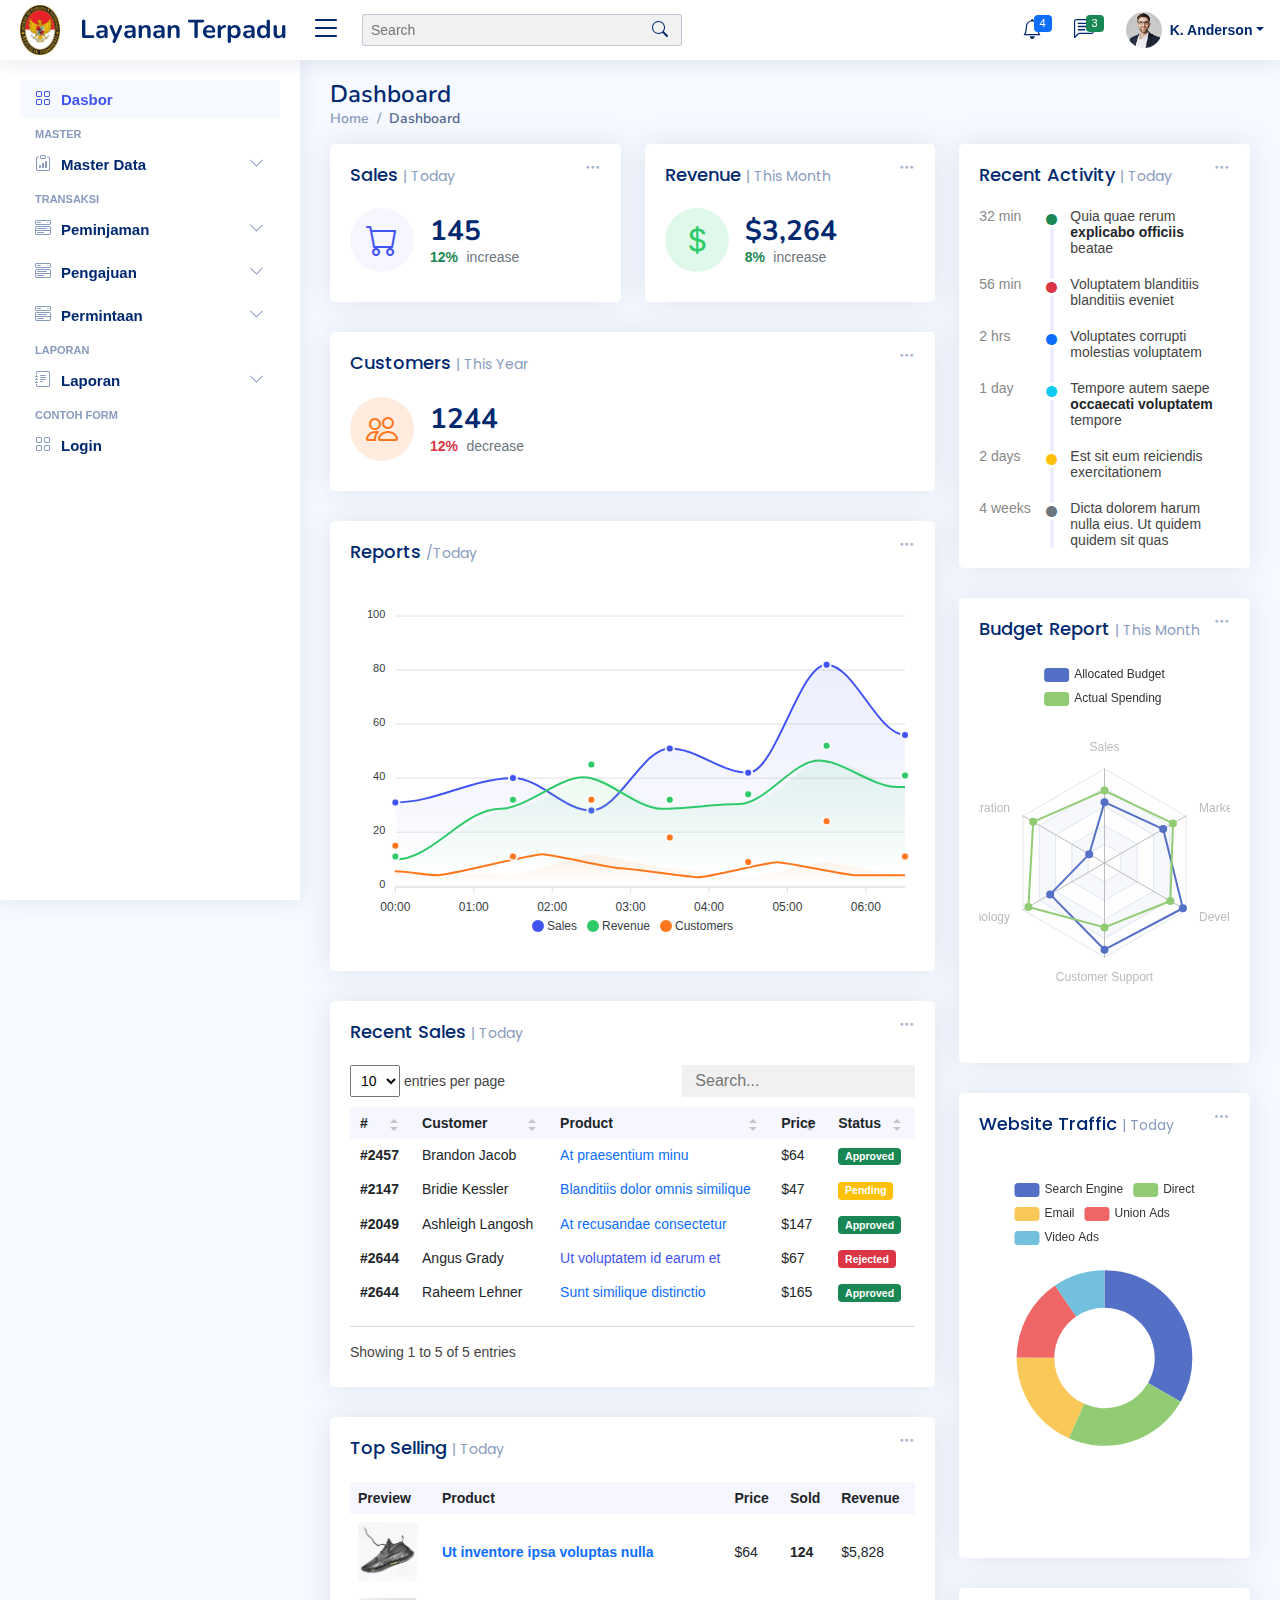
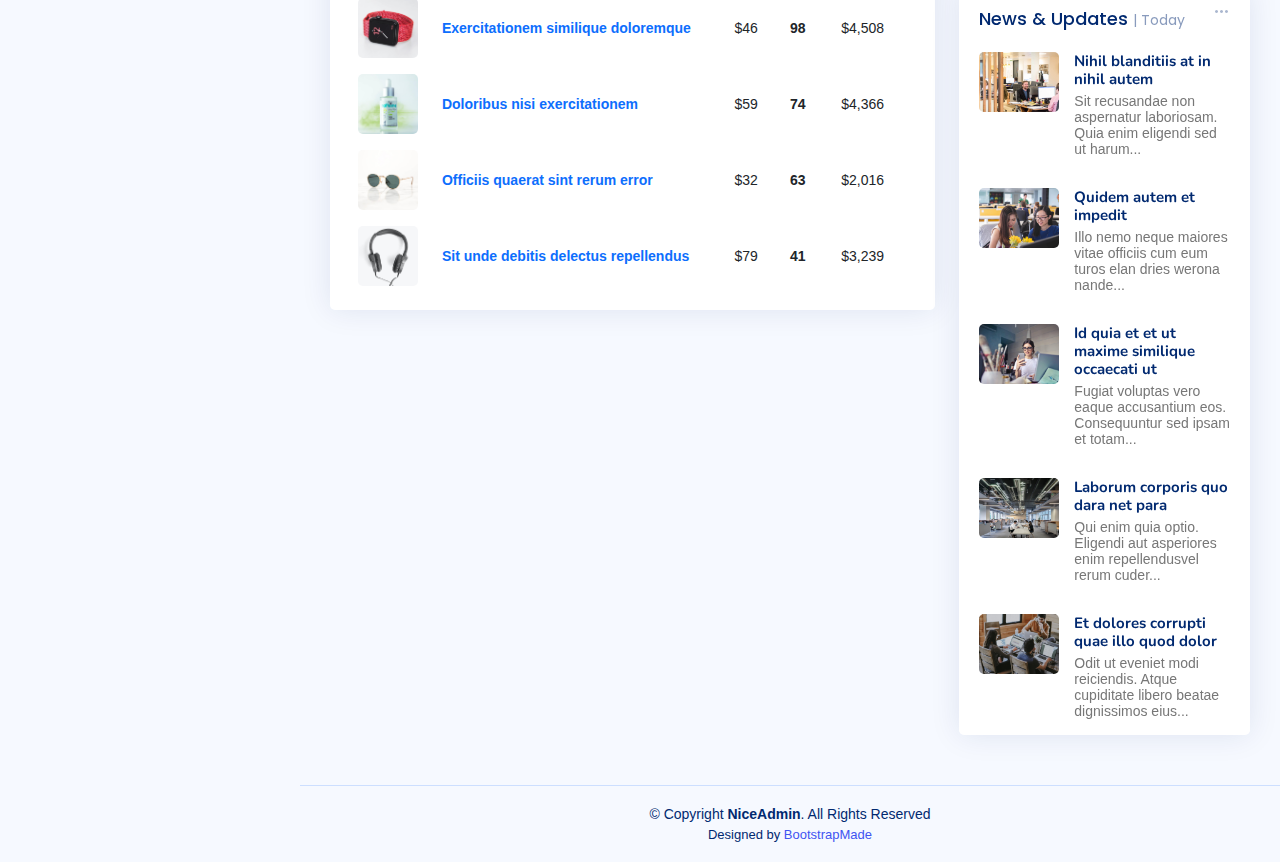
<file: index.html>
<!DOCTYPE html>
<html lang="en">

<head>
  <meta charset="utf-8">
  <meta content="width=device-width, initial-scale=1.0" name="viewport">

  <title>Dashboard - Layanan Terpadu Prototype</title>
  <meta content="" name="description">
  <meta content="" name="keywords">

  <!-- Favicons -->
  <link href="assets/img/favicon.png" rel="icon">
  <link href="assets/img/apple-touch-icon.png" rel="apple-touch-icon">

  <!-- Google Fonts -->
  <link href="https://fonts.gstatic.com" rel="preconnect">
  <link href="https://fonts.googleapis.com/css?family=Open+Sans:300,300i,400,400i,600,600i,700,700i|Nunito:300,300i,400,400i,600,600i,700,700i|Poppins:300,300i,400,400i,500,500i,600,600i,700,700i" rel="stylesheet">

  <!-- Vendor CSS Files -->
  <link href="assets/vendor/bootstrap/css/bootstrap.min.css" rel="stylesheet">
  <link href="assets/vendor/bootstrap-icons/bootstrap-icons.css" rel="stylesheet">
  <link href="assets/vendor/boxicons/css/boxicons.min.css" rel="stylesheet">
  <link href="assets/vendor/quill/quill.snow.css" rel="stylesheet">
  <link href="assets/vendor/quill/quill.bubble.css" rel="stylesheet">
  <link href="assets/vendor/remixicon/remixicon.css" rel="stylesheet">
  <link href="assets/vendor/simple-datatables/style.css" rel="stylesheet">

  <!-- Template Main CSS File -->
  <link href="assets/css/style.css" rel="stylesheet">

  <!-- =======================================================
  * Template Name: NiceAdmin - v2.2.2
  * Template URL: https://bootstrapmade.com/nice-admin-bootstrap-admin-html-template/
  * Author: BootstrapMade.com
  * License: https://bootstrapmade.com/license/
  ======================================================== -->
</head>

<body>

  <!-- ======= Header ======= -->
  <header id="header" class="header fixed-top d-flex align-items-center">

    <div class="d-flex align-items-center justify-content-between">
      <a href="index.html" class="logo d-flex align-items-center">
        <img src="assets/img/logo-wtn.png" alt="">
        <span class="d-none d-lg-block">Layanan Terpadu</span>
      </a>
      <i class="bi bi-list toggle-sidebar-btn"></i>
    </div><!-- End Logo -->

    <div class="search-bar">
      <form class="search-form d-flex align-items-center" method="POST" action="#">
        <input type="text" name="query" placeholder="Search" title="Enter search keyword">
        <button type="submit" title="Search"><i class="bi bi-search"></i></button>
      </form>
    </div><!-- End Search Bar -->

    <nav class="header-nav ms-auto">
      <ul class="d-flex align-items-center">

        <li class="nav-item d-block d-lg-none">
          <a class="nav-link nav-icon search-bar-toggle " href="#">
            <i class="bi bi-search"></i>
          </a>
        </li><!-- End Search Icon-->

        <li class="nav-item dropdown">

          <a class="nav-link nav-icon" href="#" data-bs-toggle="dropdown">
            <i class="bi bi-bell"></i>
            <span class="badge bg-primary badge-number">4</span>
          </a><!-- End Notification Icon -->

          <ul class="dropdown-menu dropdown-menu-end dropdown-menu-arrow notifications">
            <li class="dropdown-header">
              You have 4 new notifications
              <a href="#"><span class="badge rounded-pill bg-primary p-2 ms-2">View all</span></a>
            </li>
            <li>
              <hr class="dropdown-divider">
            </li>

            <li class="notification-item">
              <i class="bi bi-exclamation-circle text-warning"></i>
              <div>
                <h4>Lorem Ipsum</h4>
                <p>Quae dolorem earum veritatis oditseno</p>
                <p>30 min. ago</p>
              </div>
            </li>

            <li>
              <hr class="dropdown-divider">
            </li>

            <li class="notification-item">
              <i class="bi bi-x-circle text-danger"></i>
              <div>
                <h4>Atque rerum nesciunt</h4>
                <p>Quae dolorem earum veritatis oditseno</p>
                <p>1 hr. ago</p>
              </div>
            </li>

            <li>
              <hr class="dropdown-divider">
            </li>

            <li class="notification-item">
              <i class="bi bi-check-circle text-success"></i>
              <div>
                <h4>Sit rerum fuga</h4>
                <p>Quae dolorem earum veritatis oditseno</p>
                <p>2 hrs. ago</p>
              </div>
            </li>

            <li>
              <hr class="dropdown-divider">
            </li>

            <li class="notification-item">
              <i class="bi bi-info-circle text-primary"></i>
              <div>
                <h4>Dicta reprehenderit</h4>
                <p>Quae dolorem earum veritatis oditseno</p>
                <p>4 hrs. ago</p>
              </div>
            </li>

            <li>
              <hr class="dropdown-divider">
            </li>
            <li class="dropdown-footer">
              <a href="#">Show all notifications</a>
            </li>

          </ul><!-- End Notification Dropdown Items -->

        </li><!-- End Notification Nav -->

        <li class="nav-item dropdown">

          <a class="nav-link nav-icon" href="#" data-bs-toggle="dropdown">
            <i class="bi bi-chat-left-text"></i>
            <span class="badge bg-success badge-number">3</span>
          </a><!-- End Messages Icon -->

          <ul class="dropdown-menu dropdown-menu-end dropdown-menu-arrow messages">
            <li class="dropdown-header">
              You have 3 new messages
              <a href="#"><span class="badge rounded-pill bg-primary p-2 ms-2">View all</span></a>
            </li>
            <li>
              <hr class="dropdown-divider">
            </li>

            <li class="message-item">
              <a href="#">
                <img src="assets/img/messages-1.jpg" alt="" class="rounded-circle">
                <div>
                  <h4>Maria Hudson</h4>
                  <p>Velit asperiores et ducimus soluta repudiandae labore officia est ut...</p>
                  <p>4 hrs. ago</p>
                </div>
              </a>
            </li>
            <li>
              <hr class="dropdown-divider">
            </li>

            <li class="message-item">
              <a href="#">
                <img src="assets/img/messages-2.jpg" alt="" class="rounded-circle">
                <div>
                  <h4>Anna Nelson</h4>
                  <p>Velit asperiores et ducimus soluta repudiandae labore officia est ut...</p>
                  <p>6 hrs. ago</p>
                </div>
              </a>
            </li>
            <li>
              <hr class="dropdown-divider">
            </li>

            <li class="message-item">
              <a href="#">
                <img src="assets/img/messages-3.jpg" alt="" class="rounded-circle">
                <div>
                  <h4>David Muldon</h4>
                  <p>Velit asperiores et ducimus soluta repudiandae labore officia est ut...</p>
                  <p>8 hrs. ago</p>
                </div>
              </a>
            </li>
            <li>
              <hr class="dropdown-divider">
            </li>

            <li class="dropdown-footer">
              <a href="#">Show all messages</a>
            </li>

          </ul><!-- End Messages Dropdown Items -->

        </li><!-- End Messages Nav -->

        <li class="nav-item dropdown pe-3">

          <a class="nav-link nav-profile d-flex align-items-center pe-0" href="#" data-bs-toggle="dropdown">
            <img src="assets/img/profile-img.jpg" alt="Profile" class="rounded-circle">
            <span class="d-none d-md-block dropdown-toggle ps-2">K. Anderson</span>
          </a><!-- End Profile Iamge Icon -->

          <ul class="dropdown-menu dropdown-menu-end dropdown-menu-arrow profile">
            <li class="dropdown-header">
              <h6>Kevin Anderson</h6>
              <span>Web Designer</span>
            </li>
            <li>
              <hr class="dropdown-divider">
            </li>

            <li>
              <a class="dropdown-item d-flex align-items-center" href="users-profile.html">
                <i class="bi bi-person"></i>
                <span>My Profile</span>
              </a>
            </li>
            <li>
              <hr class="dropdown-divider">
            </li>

            <li>
              <a class="dropdown-item d-flex align-items-center" href="users-profile.html">
                <i class="bi bi-gear"></i>
                <span>Account Settings</span>
              </a>
            </li>
            <li>
              <hr class="dropdown-divider">
            </li>

            <li>
              <a class="dropdown-item d-flex align-items-center" href="pages-faq.html">
                <i class="bi bi-question-circle"></i>
                <span>Need Help?</span>
              </a>
            </li>
            <li>
              <hr class="dropdown-divider">
            </li>

            <li>
              <a class="dropdown-item d-flex align-items-center" href="login.html">
                <i class="bi bi-box-arrow-right"></i>
                <span>Sign Out</span>
              </a>
            </li>

          </ul><!-- End Profile Dropdown Items -->
        </li><!-- End Profile Nav -->

      </ul>
    </nav><!-- End Icons Navigation -->

  </header><!-- End Header -->

  <!-- ======= Sidebar ======= -->
  <aside id="sidebar" class="sidebar">

    <ul class="sidebar-nav" id="sidebar-nav">

      <li class="nav-item">
        <a class="nav-link " href="index.html">
          <i class="bi bi-grid"></i>
          <span>Dasbor</span>
        </a>
      </li><!-- End Dasbor Nav -->

      <li class="nav-heading">Master</li>
	  
	  <li class="nav-item">
        <a class="nav-link collapsed" data-bs-target="#masterdata-nav" data-bs-toggle="collapse" href="#">
          <i class="bi bi-clipboard-data"></i><span>Master Data</span><i class="bi bi-chevron-down ms-auto"></i>
        </a>
        <ul id="masterdata-nav" class="nav-content collapse " data-bs-parent="#sidebar-nav">
          <li>
            <a href="masterdata-pegawai.html">
              <i class="bi bi-circle"></i><span>Data Pegawai</span>
            </a>
          </li>
          <li>
            <a href="#">
              <i class="bi bi-circle"></i><span>Data Ruangan</span>
            </a>
          </li>
          <li>
            <a href="#">
              <i class="bi bi-circle"></i><span>Data BMN</span>
            </a>
          </li>
          <li>
            <a href="#">
              <i class="bi bi-circle"></i><span>Data ...</span>
            </a>
          </li>
        </ul>
      </li><!-- End Master Data Nav -->

      <li class="nav-heading">Transaksi</li>
	  
	  <li class="nav-item">
        <a class="nav-link collapsed" data-bs-target="#peminjaman-nav" data-bs-toggle="collapse" href="#">
          <i class="bi bi-menu-button-wide"></i><span>Peminjaman</span><i class="bi bi-chevron-down ms-auto"></i>
        </a>
        <ul id="peminjaman-nav" class="nav-content collapse " data-bs-parent="#sidebar-nav">
          <li>
            <a href="peminjaman-kendaraan.html">
              <i class="bi bi-circle"></i><span>Pinjam Kendaraan</span>
            </a>
          </li>
          <li>
            <a href="#">
              <i class="bi bi-circle"></i><span>Pinjam Elektronik</span>
            </a>
          </li>
          <li>
            <a href="#">
              <i class="bi bi-circle"></i><span>Pinjam Ruang Rapat</span>
            </a>
          </li>
          <li>
            <a href="#">
              <i class="bi bi-circle"></i><span>Pinjam ...</span>
            </a>
          </li>
        </ul>
      </li><!-- End Peminjaman Nav -->
	  
	  <li class="nav-item">
        <a class="nav-link collapsed" data-bs-target="#pengajuan-nav" data-bs-toggle="collapse" href="#">
          <i class="bi bi-menu-button-wide"></i><span>Pengajuan</span><i class="bi bi-chevron-down ms-auto"></i>
        </a>
        <ul id="pengajuan-nav" class="nav-content collapse " data-bs-parent="#sidebar-nav">
          <li>
            <a href="pengajuan-pemeliharaan.html">
              <i class="bi bi-circle"></i><span>Pemeliharaan</span>
            </a>
          </li>
          <li>
            <a href="#">
              <i class="bi bi-circle"></i><span>Perbaikan Barang</span>
            </a>
          </li>
          <li>
            <a href="#">
              <i class="bi bi-circle"></i><span>Pengajuan ...</span>
            </a>
          </li>
        </ul>
      </li><!-- End Pengajuan Nav -->
	  
	  <li class="nav-item">
        <a class="nav-link collapsed" data-bs-target="#permintaan-nav" data-bs-toggle="collapse" href="#">
          <i class="bi bi-menu-button-wide"></i><span>Permintaan</span><i class="bi bi-chevron-down ms-auto"></i>
        </a>
        <ul id="permintaan-nav" class="nav-content collapse " data-bs-parent="#sidebar-nav">
          <li>
            <a href="permintaan-atk.html">
              <i class="bi bi-circle"></i><span>Alat Tulis Kantor</span>
            </a>
          </li>
          <li>
            <a href="#">
              <i class="bi bi-circle"></i><span>Permintaan ...</span>
            </a>
          </li>
        </ul>
      </li><!-- End Permintaan Nav -->

      <li class="nav-heading">Laporan</li>
	  
	  <li class="nav-item">
        <a class="nav-link collapsed" data-bs-target="#laporan-nav" data-bs-toggle="collapse" href="#">
          <i class="bi bi-journal-text"></i><span>Laporan</span><i class="bi bi-chevron-down ms-auto"></i>
        </a>
        <ul id="laporan-nav" class="nav-content collapse " data-bs-parent="#sidebar-nav">
          <li>
            <a href="laporan.html">
              <i class="bi bi-circle"></i><span>Lap Peminjaman</span>
            </a>
          </li>
          <li>
            <a href="#">
              <i class="bi bi-circle"></i><span>Lap Pengajuan</span>
            </a>
          </li>
          <li>
            <a href="#">
              <i class="bi bi-circle"></i><span>Lap Permintaan</span>
            </a>
          </li>
          <li>
            <a href="#">
              <i class="bi bi-circle"></i><span>Lap ...</span>
            </a>
          </li>
        </ul>
      </li><!-- End Laporan Nav -->

      <li class="nav-heading">Contoh Form</li>
      <li class="nav-item">
        <a class="nav-link collapsed" href="login.html">
          <i class="bi bi-grid"></i>
          <span>Login</span>
        </a>
      </li><!-- End Contoh Form Nav -->
<!-- 
      <li class="nav-item">
        <a class="nav-link collapsed" data-bs-target="#components-nav" data-bs-toggle="collapse" href="#">
          <i class="bi bi-menu-button-wide"></i><span>Components</span><i class="bi bi-chevron-down ms-auto"></i>
        </a>
        <ul id="components-nav" class="nav-content collapse " data-bs-parent="#sidebar-nav">
          <li>
            <a href="components-alerts.html">
              <i class="bi bi-circle"></i><span>Alerts</span>
            </a>
          </li>
          <li>
            <a href="components-accordion.html">
              <i class="bi bi-circle"></i><span>Accordion</span>
            </a>
          </li>
          <li>
            <a href="components-badges.html">
              <i class="bi bi-circle"></i><span>Badges</span>
            </a>
          </li>
          <li>
            <a href="components-breadcrumbs.html">
              <i class="bi bi-circle"></i><span>Breadcrumbs</span>
            </a>
          </li>
          <li>
            <a href="components-buttons.html">
              <i class="bi bi-circle"></i><span>Buttons</span>
            </a>
          </li>
          <li>
            <a href="components-cards.html">
              <i class="bi bi-circle"></i><span>Cards</span>
            </a>
          </li>
          <li>
            <a href="components-carousel.html">
              <i class="bi bi-circle"></i><span>Carousel</span>
            </a>
          </li>
          <li>
            <a href="components-list-group.html">
              <i class="bi bi-circle"></i><span>List group</span>
            </a>
          </li>
          <li>
            <a href="components-modal.html">
              <i class="bi bi-circle"></i><span>Modal</span>
            </a>
          </li>
          <li>
            <a href="components-tabs.html">
              <i class="bi bi-circle"></i><span>Tabs</span>
            </a>
          </li>
          <li>
            <a href="components-pagination.html">
              <i class="bi bi-circle"></i><span>Pagination</span>
            </a>
          </li>
          <li>
            <a href="components-progress.html">
              <i class="bi bi-circle"></i><span>Progress</span>
            </a>
          </li>
          <li>
            <a href="components-spinners.html">
              <i class="bi bi-circle"></i><span>Spinners</span>
            </a>
          </li>
          <li>
            <a href="components-tooltips.html">
              <i class="bi bi-circle"></i><span>Tooltips</span>
            </a>
          </li>
        </ul>
      </li><!-- End Components Nav -->
<!-- 
      <li class="nav-item">
        <a class="nav-link collapsed" data-bs-target="#forms-nav" data-bs-toggle="collapse" href="#">
          <i class="bi bi-journal-text"></i><span>Forms</span><i class="bi bi-chevron-down ms-auto"></i>
        </a>
        <ul id="forms-nav" class="nav-content collapse " data-bs-parent="#sidebar-nav">
          <li>
            <a href="forms-elements.html">
              <i class="bi bi-circle"></i><span>Form Elements</span>
            </a>
          </li>
          <li>
            <a href="forms-layouts.html">
              <i class="bi bi-circle"></i><span>Form Layouts</span>
            </a>
          </li>
          <li>
            <a href="forms-editors.html">
              <i class="bi bi-circle"></i><span>Form Editors</span>
            </a>
          </li>
          <li>
            <a href="forms-validation.html">
              <i class="bi bi-circle"></i><span>Form Validation</span>
            </a>
          </li>
        </ul>
      </li><!-- End Forms Nav -->
<!-- 
      <li class="nav-item">
        <a class="nav-link collapsed" data-bs-target="#tables-nav" data-bs-toggle="collapse" href="#">
          <i class="bi bi-layout-text-window-reverse"></i><span>Tables</span><i class="bi bi-chevron-down ms-auto"></i>
        </a>
        <ul id="tables-nav" class="nav-content collapse " data-bs-parent="#sidebar-nav">
          <li>
            <a href="tables-general.html">
              <i class="bi bi-circle"></i><span>General Tables</span>
            </a>
          </li>
          <li>
            <a href="tables-data.html">
              <i class="bi bi-circle"></i><span>Data Tables</span>
            </a>
          </li>
        </ul>
      </li><!-- End Tables Nav -->
<!-- 
      <li class="nav-item">
        <a class="nav-link collapsed" data-bs-target="#charts-nav" data-bs-toggle="collapse" href="#">
          <i class="bi bi-bar-chart"></i><span>Charts</span><i class="bi bi-chevron-down ms-auto"></i>
        </a>
        <ul id="charts-nav" class="nav-content collapse " data-bs-parent="#sidebar-nav">
          <li>
            <a href="charts-chartjs.html">
              <i class="bi bi-circle"></i><span>Chart.js</span>
            </a>
          </li>
          <li>
            <a href="charts-apexcharts.html">
              <i class="bi bi-circle"></i><span>ApexCharts</span>
            </a>
          </li>
          <li>
            <a href="charts-echarts.html">
              <i class="bi bi-circle"></i><span>ECharts</span>
            </a>
          </li>
        </ul>
      </li><!-- End Charts Nav -->
<!-- 
      <li class="nav-item">
        <a class="nav-link collapsed" data-bs-target="#icons-nav" data-bs-toggle="collapse" href="#">
          <i class="bi bi-gem"></i><span>Icons</span><i class="bi bi-chevron-down ms-auto"></i>
        </a>
        <ul id="icons-nav" class="nav-content collapse " data-bs-parent="#sidebar-nav">
          <li>
            <a href="icons-bootstrap.html">
              <i class="bi bi-circle"></i><span>Bootstrap Icons</span>
            </a>
          </li>
          <li>
            <a href="icons-remix.html">
              <i class="bi bi-circle"></i><span>Remix Icons</span>
            </a>
          </li>
          <li>
            <a href="icons-boxicons.html">
              <i class="bi bi-circle"></i><span>Boxicons</span>
            </a>
          </li>
        </ul>
      </li><!-- End Icons Nav -->
<!-- 
      <li class="nav-heading">Pages</li>

      <li class="nav-item">
        <a class="nav-link collapsed" href="users-profile.html">
          <i class="bi bi-person"></i>
          <span>Profile</span>
        </a>
      </li><!-- End Profile Page Nav -->
<!-- 
      <li class="nav-item">
        <a class="nav-link collapsed" href="pages-faq.html">
          <i class="bi bi-question-circle"></i>
          <span>F.A.Q</span>
        </a>
      </li><!-- End F.A.Q Page Nav -->
<!-- 
      <li class="nav-item">
        <a class="nav-link collapsed" href="pages-contact.html">
          <i class="bi bi-envelope"></i>
          <span>Contact</span>
        </a>
      </li><!-- End Contact Page Nav -->
<!-- 
      <li class="nav-item">
        <a class="nav-link collapsed" href="pages-register.html">
          <i class="bi bi-card-list"></i>
          <span>Register</span>
        </a>
      </li><!-- End Register Page Nav -->
<!-- 
      <li class="nav-item">
        <a class="nav-link collapsed" href="pages-login.html">
          <i class="bi bi-box-arrow-in-right"></i>
          <span>Login</span>
        </a>
      </li><!-- End Login Page Nav -->
<!-- 
      <li class="nav-item">
        <a class="nav-link collapsed" href="pages-error-404.html">
          <i class="bi bi-dash-circle"></i>
          <span>Error 404</span>
        </a>
      </li><!-- End Error 404 Page Nav -->
<!-- 
      <li class="nav-item">
        <a class="nav-link collapsed" href="pages-blank.html">
          <i class="bi bi-file-earmark"></i>
          <span>Blank</span>
        </a>
      </li><!-- End Blank Page Nav -->

    </ul>

  </aside><!-- End Sidebar-->

  <main id="main" class="main">

    <div class="pagetitle">
      <h1>Dashboard</h1>
      <nav>
        <ol class="breadcrumb">
          <li class="breadcrumb-item"><a href="index.html">Home</a></li>
          <li class="breadcrumb-item active">Dashboard</li>
        </ol>
      </nav>
    </div><!-- End Page Title -->

    <section class="section dashboard">
      <div class="row">

        <!-- Left side columns -->
        <div class="col-lg-8">
          <div class="row">

            <!-- Sales Card -->
            <div class="col-xxl-4 col-md-6">
              <div class="card info-card sales-card">

                <div class="filter">
                  <a class="icon" href="#" data-bs-toggle="dropdown"><i class="bi bi-three-dots"></i></a>
                  <ul class="dropdown-menu dropdown-menu-end dropdown-menu-arrow">
                    <li class="dropdown-header text-start">
                      <h6>Filter</h6>
                    </li>

                    <li><a class="dropdown-item" href="#">Today</a></li>
                    <li><a class="dropdown-item" href="#">This Month</a></li>
                    <li><a class="dropdown-item" href="#">This Year</a></li>
                  </ul>
                </div>

                <div class="card-body">
                  <h5 class="card-title">Sales <span>| Today</span></h5>

                  <div class="d-flex align-items-center">
                    <div class="card-icon rounded-circle d-flex align-items-center justify-content-center">
                      <i class="bi bi-cart"></i>
                    </div>
                    <div class="ps-3">
                      <h6>145</h6>
                      <span class="text-success small pt-1 fw-bold">12%</span> <span class="text-muted small pt-2 ps-1">increase</span>

                    </div>
                  </div>
                </div>

              </div>
            </div><!-- End Sales Card -->

            <!-- Revenue Card -->
            <div class="col-xxl-4 col-md-6">
              <div class="card info-card revenue-card">

                <div class="filter">
                  <a class="icon" href="#" data-bs-toggle="dropdown"><i class="bi bi-three-dots"></i></a>
                  <ul class="dropdown-menu dropdown-menu-end dropdown-menu-arrow">
                    <li class="dropdown-header text-start">
                      <h6>Filter</h6>
                    </li>

                    <li><a class="dropdown-item" href="#">Today</a></li>
                    <li><a class="dropdown-item" href="#">This Month</a></li>
                    <li><a class="dropdown-item" href="#">This Year</a></li>
                  </ul>
                </div>

                <div class="card-body">
                  <h5 class="card-title">Revenue <span>| This Month</span></h5>

                  <div class="d-flex align-items-center">
                    <div class="card-icon rounded-circle d-flex align-items-center justify-content-center">
                      <i class="bi bi-currency-dollar"></i>
                    </div>
                    <div class="ps-3">
                      <h6>$3,264</h6>
                      <span class="text-success small pt-1 fw-bold">8%</span> <span class="text-muted small pt-2 ps-1">increase</span>

                    </div>
                  </div>
                </div>

              </div>
            </div><!-- End Revenue Card -->

            <!-- Customers Card -->
            <div class="col-xxl-4 col-xl-12">

              <div class="card info-card customers-card">

                <div class="filter">
                  <a class="icon" href="#" data-bs-toggle="dropdown"><i class="bi bi-three-dots"></i></a>
                  <ul class="dropdown-menu dropdown-menu-end dropdown-menu-arrow">
                    <li class="dropdown-header text-start">
                      <h6>Filter</h6>
                    </li>

                    <li><a class="dropdown-item" href="#">Today</a></li>
                    <li><a class="dropdown-item" href="#">This Month</a></li>
                    <li><a class="dropdown-item" href="#">This Year</a></li>
                  </ul>
                </div>

                <div class="card-body">
                  <h5 class="card-title">Customers <span>| This Year</span></h5>

                  <div class="d-flex align-items-center">
                    <div class="card-icon rounded-circle d-flex align-items-center justify-content-center">
                      <i class="bi bi-people"></i>
                    </div>
                    <div class="ps-3">
                      <h6>1244</h6>
                      <span class="text-danger small pt-1 fw-bold">12%</span> <span class="text-muted small pt-2 ps-1">decrease</span>

                    </div>
                  </div>

                </div>
              </div>

            </div><!-- End Customers Card -->

            <!-- Reports -->
            <div class="col-12">
              <div class="card">

                <div class="filter">
                  <a class="icon" href="#" data-bs-toggle="dropdown"><i class="bi bi-three-dots"></i></a>
                  <ul class="dropdown-menu dropdown-menu-end dropdown-menu-arrow">
                    <li class="dropdown-header text-start">
                      <h6>Filter</h6>
                    </li>

                    <li><a class="dropdown-item" href="#">Today</a></li>
                    <li><a class="dropdown-item" href="#">This Month</a></li>
                    <li><a class="dropdown-item" href="#">This Year</a></li>
                  </ul>
                </div>

                <div class="card-body">
                  <h5 class="card-title">Reports <span>/Today</span></h5>

                  <!-- Line Chart -->
                  <div id="reportsChart"></div>

                  <script>
                    document.addEventListener("DOMContentLoaded", () => {
                      new ApexCharts(document.querySelector("#reportsChart"), {
                        series: [{
                          name: 'Sales',
                          data: [31, 40, 28, 51, 42, 82, 56],
                        }, {
                          name: 'Revenue',
                          data: [11, 32, 45, 32, 34, 52, 41]
                        }, {
                          name: 'Customers',
                          data: [15, 11, 32, 18, 9, 24, 11]
                        }],
                        chart: {
                          height: 350,
                          type: 'area',
                          toolbar: {
                            show: false
                          },
                        },
                        markers: {
                          size: 4
                        },
                        colors: ['#4154f1', '#2eca6a', '#ff771d'],
                        fill: {
                          type: "gradient",
                          gradient: {
                            shadeIntensity: 1,
                            opacityFrom: 0.3,
                            opacityTo: 0.4,
                            stops: [0, 90, 100]
                          }
                        },
                        dataLabels: {
                          enabled: false
                        },
                        stroke: {
                          curve: 'smooth',
                          width: 2
                        },
                        xaxis: {
                          type: 'datetime',
                          categories: ["2018-09-19T00:00:00.000Z", "2018-09-19T01:30:00.000Z", "2018-09-19T02:30:00.000Z", "2018-09-19T03:30:00.000Z", "2018-09-19T04:30:00.000Z", "2018-09-19T05:30:00.000Z", "2018-09-19T06:30:00.000Z"]
                        },
                        tooltip: {
                          x: {
                            format: 'dd/MM/yy HH:mm'
                          },
                        }
                      }).render();
                    });
                  </script>
                  <!-- End Line Chart -->

                </div>

              </div>
            </div><!-- End Reports -->

            <!-- Recent Sales -->
            <div class="col-12">
              <div class="card recent-sales overflow-auto">

                <div class="filter">
                  <a class="icon" href="#" data-bs-toggle="dropdown"><i class="bi bi-three-dots"></i></a>
                  <ul class="dropdown-menu dropdown-menu-end dropdown-menu-arrow">
                    <li class="dropdown-header text-start">
                      <h6>Filter</h6>
                    </li>

                    <li><a class="dropdown-item" href="#">Today</a></li>
                    <li><a class="dropdown-item" href="#">This Month</a></li>
                    <li><a class="dropdown-item" href="#">This Year</a></li>
                  </ul>
                </div>

                <div class="card-body">
                  <h5 class="card-title">Recent Sales <span>| Today</span></h5>

                  <table class="table table-borderless datatable">
                    <thead>
                      <tr>
                        <th scope="col">#</th>
                        <th scope="col">Customer</th>
                        <th scope="col">Product</th>
                        <th scope="col">Price</th>
                        <th scope="col">Status</th>
                      </tr>
                    </thead>
                    <tbody>
                      <tr>
                        <th scope="row"><a href="#">#2457</a></th>
                        <td>Brandon Jacob</td>
                        <td><a href="#" class="text-primary">At praesentium minu</a></td>
                        <td>$64</td>
                        <td><span class="badge bg-success">Approved</span></td>
                      </tr>
                      <tr>
                        <th scope="row"><a href="#">#2147</a></th>
                        <td>Bridie Kessler</td>
                        <td><a href="#" class="text-primary">Blanditiis dolor omnis similique</a></td>
                        <td>$47</td>
                        <td><span class="badge bg-warning">Pending</span></td>
                      </tr>
                      <tr>
                        <th scope="row"><a href="#">#2049</a></th>
                        <td>Ashleigh Langosh</td>
                        <td><a href="#" class="text-primary">At recusandae consectetur</a></td>
                        <td>$147</td>
                        <td><span class="badge bg-success">Approved</span></td>
                      </tr>
                      <tr>
                        <th scope="row"><a href="#">#2644</a></th>
                        <td>Angus Grady</td>
                        <td><a href="#" class="text-primar">Ut voluptatem id earum et</a></td>
                        <td>$67</td>
                        <td><span class="badge bg-danger">Rejected</span></td>
                      </tr>
                      <tr>
                        <th scope="row"><a href="#">#2644</a></th>
                        <td>Raheem Lehner</td>
                        <td><a href="#" class="text-primary">Sunt similique distinctio</a></td>
                        <td>$165</td>
                        <td><span class="badge bg-success">Approved</span></td>
                      </tr>
                    </tbody>
                  </table>

                </div>

              </div>
            </div><!-- End Recent Sales -->

            <!-- Top Selling -->
            <div class="col-12">
              <div class="card top-selling overflow-auto">

                <div class="filter">
                  <a class="icon" href="#" data-bs-toggle="dropdown"><i class="bi bi-three-dots"></i></a>
                  <ul class="dropdown-menu dropdown-menu-end dropdown-menu-arrow">
                    <li class="dropdown-header text-start">
                      <h6>Filter</h6>
                    </li>

                    <li><a class="dropdown-item" href="#">Today</a></li>
                    <li><a class="dropdown-item" href="#">This Month</a></li>
                    <li><a class="dropdown-item" href="#">This Year</a></li>
                  </ul>
                </div>

                <div class="card-body pb-0">
                  <h5 class="card-title">Top Selling <span>| Today</span></h5>

                  <table class="table table-borderless">
                    <thead>
                      <tr>
                        <th scope="col">Preview</th>
                        <th scope="col">Product</th>
                        <th scope="col">Price</th>
                        <th scope="col">Sold</th>
                        <th scope="col">Revenue</th>
                      </tr>
                    </thead>
                    <tbody>
                      <tr>
                        <th scope="row"><a href="#"><img src="assets/img/product-1.jpg" alt=""></a></th>
                        <td><a href="#" class="text-primary fw-bold">Ut inventore ipsa voluptas nulla</a></td>
                        <td>$64</td>
                        <td class="fw-bold">124</td>
                        <td>$5,828</td>
                      </tr>
                      <tr>
                        <th scope="row"><a href="#"><img src="assets/img/product-2.jpg" alt=""></a></th>
                        <td><a href="#" class="text-primary fw-bold">Exercitationem similique doloremque</a></td>
                        <td>$46</td>
                        <td class="fw-bold">98</td>
                        <td>$4,508</td>
                      </tr>
                      <tr>
                        <th scope="row"><a href="#"><img src="assets/img/product-3.jpg" alt=""></a></th>
                        <td><a href="#" class="text-primary fw-bold">Doloribus nisi exercitationem</a></td>
                        <td>$59</td>
                        <td class="fw-bold">74</td>
                        <td>$4,366</td>
                      </tr>
                      <tr>
                        <th scope="row"><a href="#"><img src="assets/img/product-4.jpg" alt=""></a></th>
                        <td><a href="#" class="text-primary fw-bold">Officiis quaerat sint rerum error</a></td>
                        <td>$32</td>
                        <td class="fw-bold">63</td>
                        <td>$2,016</td>
                      </tr>
                      <tr>
                        <th scope="row"><a href="#"><img src="assets/img/product-5.jpg" alt=""></a></th>
                        <td><a href="#" class="text-primary fw-bold">Sit unde debitis delectus repellendus</a></td>
                        <td>$79</td>
                        <td class="fw-bold">41</td>
                        <td>$3,239</td>
                      </tr>
                    </tbody>
                  </table>

                </div>

              </div>
            </div><!-- End Top Selling -->

          </div>
        </div><!-- End Left side columns -->

        <!-- Right side columns -->
        <div class="col-lg-4">

          <!-- Recent Activity -->
          <div class="card">
            <div class="filter">
              <a class="icon" href="#" data-bs-toggle="dropdown"><i class="bi bi-three-dots"></i></a>
              <ul class="dropdown-menu dropdown-menu-end dropdown-menu-arrow">
                <li class="dropdown-header text-start">
                  <h6>Filter</h6>
                </li>

                <li><a class="dropdown-item" href="#">Today</a></li>
                <li><a class="dropdown-item" href="#">This Month</a></li>
                <li><a class="dropdown-item" href="#">This Year</a></li>
              </ul>
            </div>

            <div class="card-body">
              <h5 class="card-title">Recent Activity <span>| Today</span></h5>

              <div class="activity">

                <div class="activity-item d-flex">
                  <div class="activite-label">32 min</div>
                  <i class='bi bi-circle-fill activity-badge text-success align-self-start'></i>
                  <div class="activity-content">
                    Quia quae rerum <a href="#" class="fw-bold text-dark">explicabo officiis</a> beatae
                  </div>
                </div><!-- End activity item-->

                <div class="activity-item d-flex">
                  <div class="activite-label">56 min</div>
                  <i class='bi bi-circle-fill activity-badge text-danger align-self-start'></i>
                  <div class="activity-content">
                    Voluptatem blanditiis blanditiis eveniet
                  </div>
                </div><!-- End activity item-->

                <div class="activity-item d-flex">
                  <div class="activite-label">2 hrs</div>
                  <i class='bi bi-circle-fill activity-badge text-primary align-self-start'></i>
                  <div class="activity-content">
                    Voluptates corrupti molestias voluptatem
                  </div>
                </div><!-- End activity item-->

                <div class="activity-item d-flex">
                  <div class="activite-label">1 day</div>
                  <i class='bi bi-circle-fill activity-badge text-info align-self-start'></i>
                  <div class="activity-content">
                    Tempore autem saepe <a href="#" class="fw-bold text-dark">occaecati voluptatem</a> tempore
                  </div>
                </div><!-- End activity item-->

                <div class="activity-item d-flex">
                  <div class="activite-label">2 days</div>
                  <i class='bi bi-circle-fill activity-badge text-warning align-self-start'></i>
                  <div class="activity-content">
                    Est sit eum reiciendis exercitationem
                  </div>
                </div><!-- End activity item-->

                <div class="activity-item d-flex">
                  <div class="activite-label">4 weeks</div>
                  <i class='bi bi-circle-fill activity-badge text-muted align-self-start'></i>
                  <div class="activity-content">
                    Dicta dolorem harum nulla eius. Ut quidem quidem sit quas
                  </div>
                </div><!-- End activity item-->

              </div>

            </div>
          </div><!-- End Recent Activity -->

          <!-- Budget Report -->
          <div class="card">
            <div class="filter">
              <a class="icon" href="#" data-bs-toggle="dropdown"><i class="bi bi-three-dots"></i></a>
              <ul class="dropdown-menu dropdown-menu-end dropdown-menu-arrow">
                <li class="dropdown-header text-start">
                  <h6>Filter</h6>
                </li>

                <li><a class="dropdown-item" href="#">Today</a></li>
                <li><a class="dropdown-item" href="#">This Month</a></li>
                <li><a class="dropdown-item" href="#">This Year</a></li>
              </ul>
            </div>

            <div class="card-body pb-0">
              <h5 class="card-title">Budget Report <span>| This Month</span></h5>

              <div id="budgetChart" style="min-height: 400px;" class="echart"></div>

              <script>
                document.addEventListener("DOMContentLoaded", () => {
                  var budgetChart = echarts.init(document.querySelector("#budgetChart")).setOption({
                    legend: {
                      data: ['Allocated Budget', 'Actual Spending']
                    },
                    radar: {
                      // shape: 'circle',
                      indicator: [{
                          name: 'Sales',
                          max: 6500
                        },
                        {
                          name: 'Administration',
                          max: 16000
                        },
                        {
                          name: 'Information Technology',
                          max: 30000
                        },
                        {
                          name: 'Customer Support',
                          max: 38000
                        },
                        {
                          name: 'Development',
                          max: 52000
                        },
                        {
                          name: 'Marketing',
                          max: 25000
                        }
                      ]
                    },
                    series: [{
                      name: 'Budget vs spending',
                      type: 'radar',
                      data: [{
                          value: [4200, 3000, 20000, 35000, 50000, 18000],
                          name: 'Allocated Budget'
                        },
                        {
                          value: [5000, 14000, 28000, 26000, 42000, 21000],
                          name: 'Actual Spending'
                        }
                      ]
                    }]
                  });
                });
              </script>

            </div>
          </div><!-- End Budget Report -->

          <!-- Website Traffic -->
          <div class="card">
            <div class="filter">
              <a class="icon" href="#" data-bs-toggle="dropdown"><i class="bi bi-three-dots"></i></a>
              <ul class="dropdown-menu dropdown-menu-end dropdown-menu-arrow">
                <li class="dropdown-header text-start">
                  <h6>Filter</h6>
                </li>

                <li><a class="dropdown-item" href="#">Today</a></li>
                <li><a class="dropdown-item" href="#">This Month</a></li>
                <li><a class="dropdown-item" href="#">This Year</a></li>
              </ul>
            </div>

            <div class="card-body pb-0">
              <h5 class="card-title">Website Traffic <span>| Today</span></h5>

              <div id="trafficChart" style="min-height: 400px;" class="echart"></div>

              <script>
                document.addEventListener("DOMContentLoaded", () => {
                  echarts.init(document.querySelector("#trafficChart")).setOption({
                    tooltip: {
                      trigger: 'item'
                    },
                    legend: {
                      top: '5%',
                      left: 'center'
                    },
                    series: [{
                      name: 'Access From',
                      type: 'pie',
                      radius: ['40%', '70%'],
                      avoidLabelOverlap: false,
                      label: {
                        show: false,
                        position: 'center'
                      },
                      emphasis: {
                        label: {
                          show: true,
                          fontSize: '18',
                          fontWeight: 'bold'
                        }
                      },
                      labelLine: {
                        show: false
                      },
                      data: [{
                          value: 1048,
                          name: 'Search Engine'
                        },
                        {
                          value: 735,
                          name: 'Direct'
                        },
                        {
                          value: 580,
                          name: 'Email'
                        },
                        {
                          value: 484,
                          name: 'Union Ads'
                        },
                        {
                          value: 300,
                          name: 'Video Ads'
                        }
                      ]
                    }]
                  });
                });
              </script>

            </div>
          </div><!-- End Website Traffic -->

          <!-- News & Updates Traffic -->
          <div class="card">
            <div class="filter">
              <a class="icon" href="#" data-bs-toggle="dropdown"><i class="bi bi-three-dots"></i></a>
              <ul class="dropdown-menu dropdown-menu-end dropdown-menu-arrow">
                <li class="dropdown-header text-start">
                  <h6>Filter</h6>
                </li>

                <li><a class="dropdown-item" href="#">Today</a></li>
                <li><a class="dropdown-item" href="#">This Month</a></li>
                <li><a class="dropdown-item" href="#">This Year</a></li>
              </ul>
            </div>

            <div class="card-body pb-0">
              <h5 class="card-title">News &amp; Updates <span>| Today</span></h5>

              <div class="news">
                <div class="post-item clearfix">
                  <img src="assets/img/news-1.jpg" alt="">
                  <h4><a href="#">Nihil blanditiis at in nihil autem</a></h4>
                  <p>Sit recusandae non aspernatur laboriosam. Quia enim eligendi sed ut harum...</p>
                </div>

                <div class="post-item clearfix">
                  <img src="assets/img/news-2.jpg" alt="">
                  <h4><a href="#">Quidem autem et impedit</a></h4>
                  <p>Illo nemo neque maiores vitae officiis cum eum turos elan dries werona nande...</p>
                </div>

                <div class="post-item clearfix">
                  <img src="assets/img/news-3.jpg" alt="">
                  <h4><a href="#">Id quia et et ut maxime similique occaecati ut</a></h4>
                  <p>Fugiat voluptas vero eaque accusantium eos. Consequuntur sed ipsam et totam...</p>
                </div>

                <div class="post-item clearfix">
                  <img src="assets/img/news-4.jpg" alt="">
                  <h4><a href="#">Laborum corporis quo dara net para</a></h4>
                  <p>Qui enim quia optio. Eligendi aut asperiores enim repellendusvel rerum cuder...</p>
                </div>

                <div class="post-item clearfix">
                  <img src="assets/img/news-5.jpg" alt="">
                  <h4><a href="#">Et dolores corrupti quae illo quod dolor</a></h4>
                  <p>Odit ut eveniet modi reiciendis. Atque cupiditate libero beatae dignissimos eius...</p>
                </div>

              </div><!-- End sidebar recent posts-->

            </div>
          </div><!-- End News & Updates -->

        </div><!-- End Right side columns -->

      </div>
    </section>

  </main><!-- End #main -->

  <!-- ======= Footer ======= -->
  <footer id="footer" class="footer">
    <div class="copyright">
      &copy; Copyright <strong><span>NiceAdmin</span></strong>. All Rights Reserved
    </div>
    <div class="credits">
      <!-- All the links in the footer should remain intact. -->
      <!-- You can delete the links only if you purchased the pro version. -->
      <!-- Licensing information: https://bootstrapmade.com/license/ -->
      <!-- Purchase the pro version with working PHP/AJAX contact form: https://bootstrapmade.com/nice-admin-bootstrap-admin-html-template/ -->
      Designed by <a href="https://bootstrapmade.com/">BootstrapMade</a>
    </div>
  </footer><!-- End Footer -->

  <a href="#" class="back-to-top d-flex align-items-center justify-content-center"><i class="bi bi-arrow-up-short"></i></a>

  <!-- Vendor JS Files -->
  <script src="assets/vendor/apexcharts/apexcharts.min.js"></script>
  <script src="assets/vendor/bootstrap/js/bootstrap.bundle.min.js"></script>
  <script src="assets/vendor/chart.js/chart.min.js"></script>
  <script src="assets/vendor/echarts/echarts.min.js"></script>
  <script src="assets/vendor/quill/quill.min.js"></script>
  <script src="assets/vendor/simple-datatables/simple-datatables.js"></script>
  <script src="assets/vendor/tinymce/tinymce.min.js"></script>
  <script src="assets/vendor/php-email-form/validate.js"></script>

  <!-- Template Main JS File -->
  <script src="assets/js/main.js"></script>

</body>

</html>
</file>
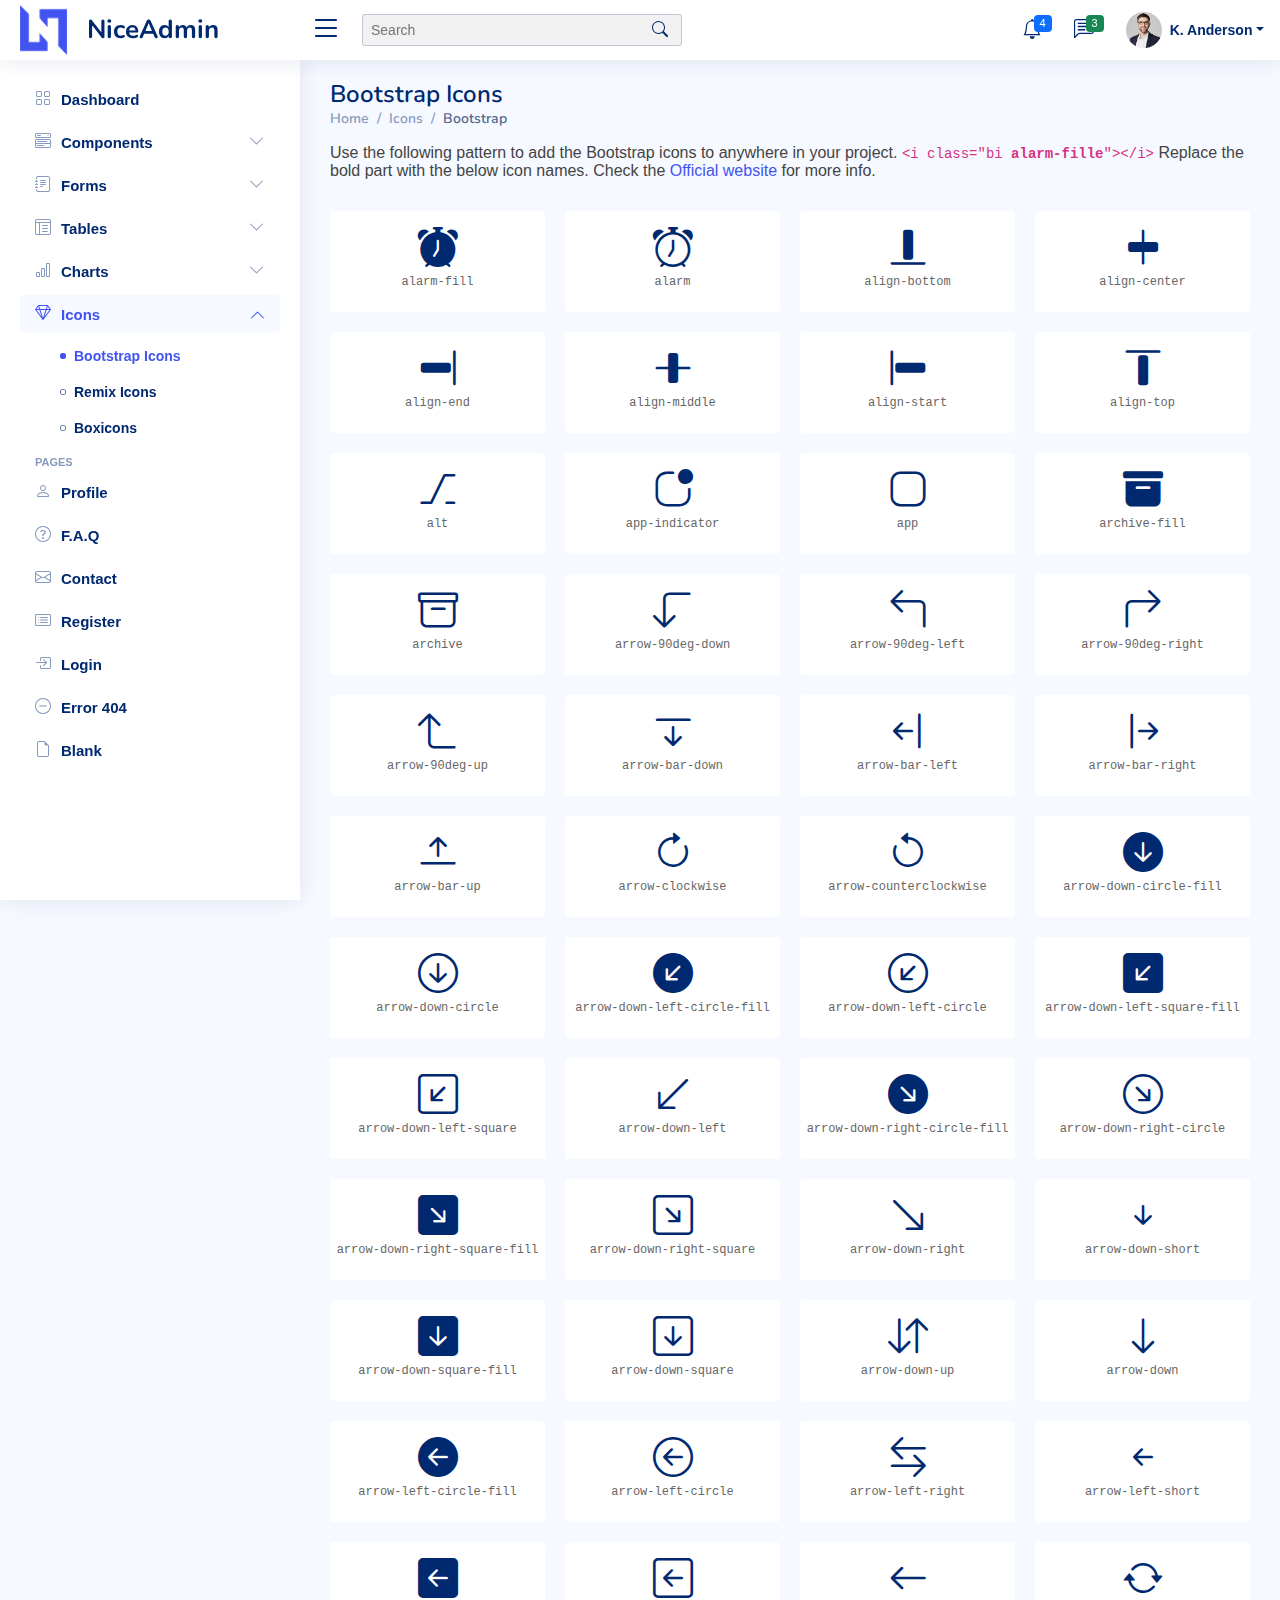
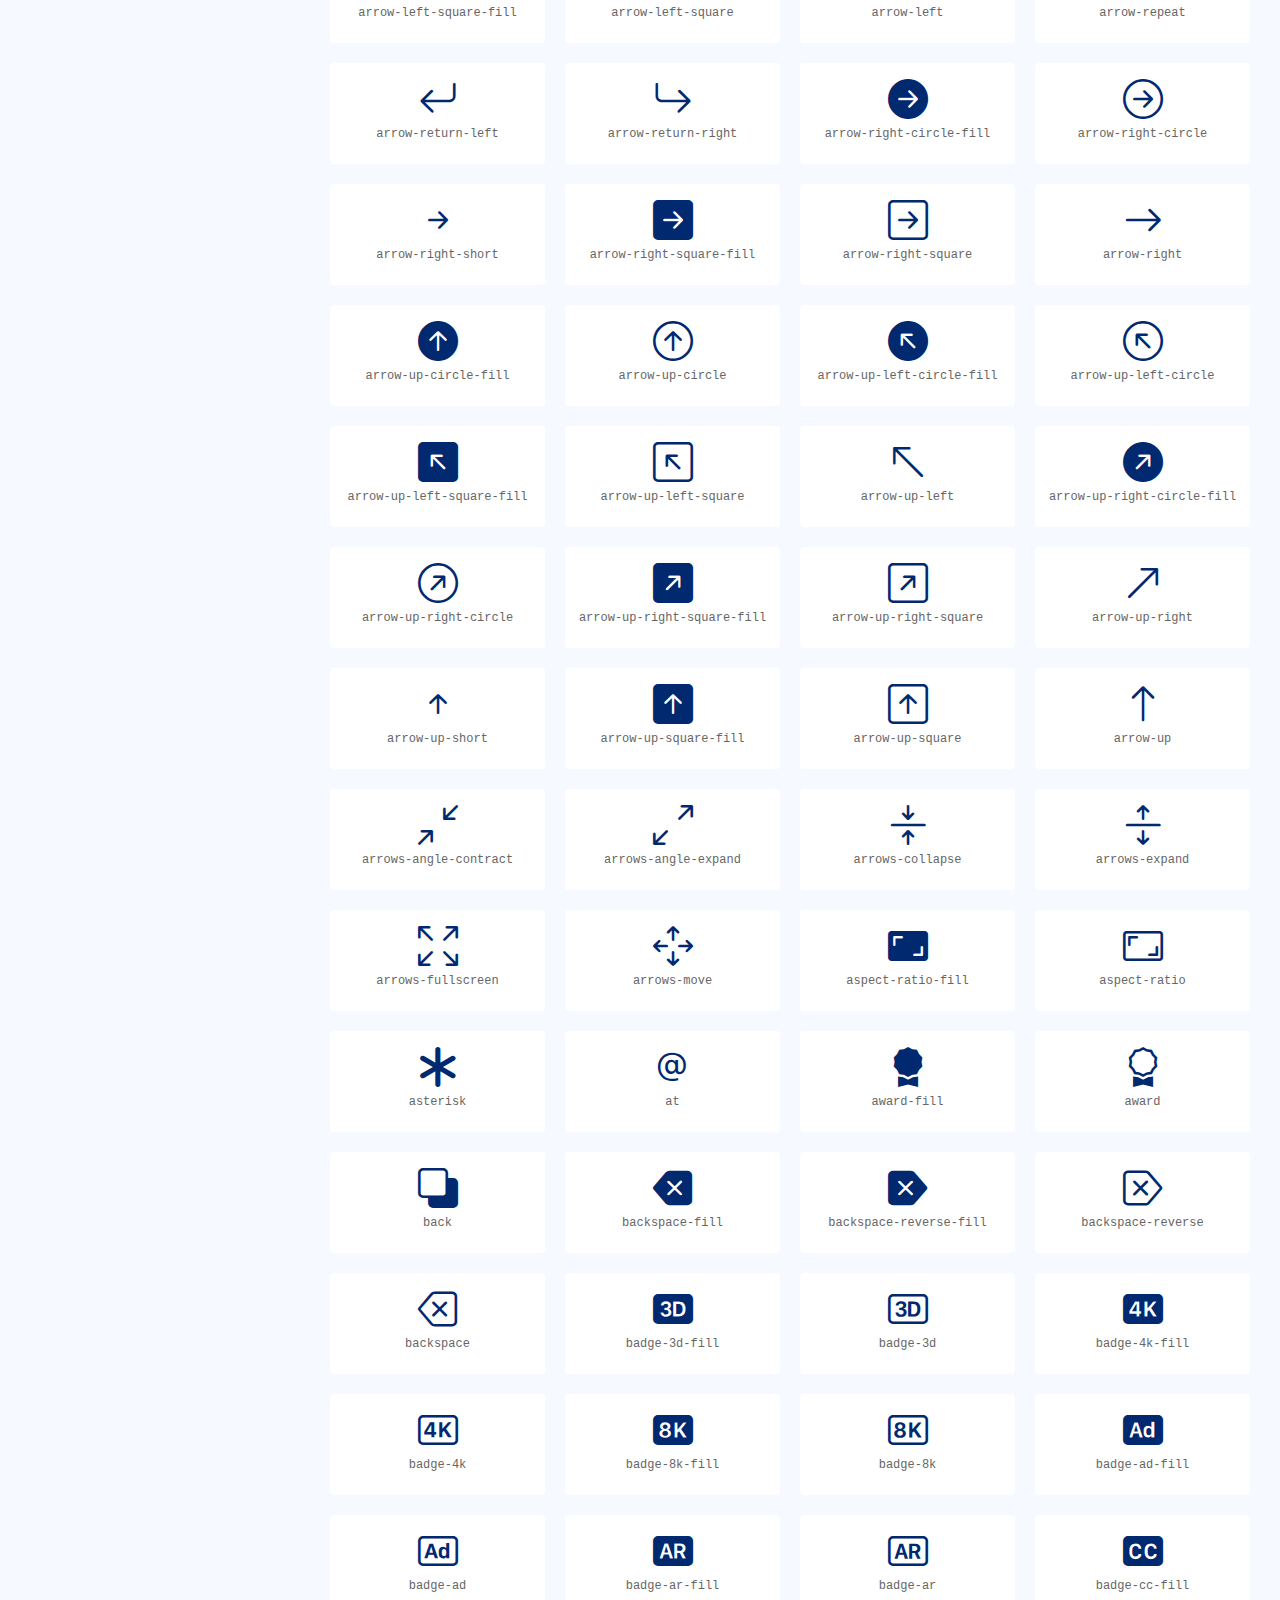
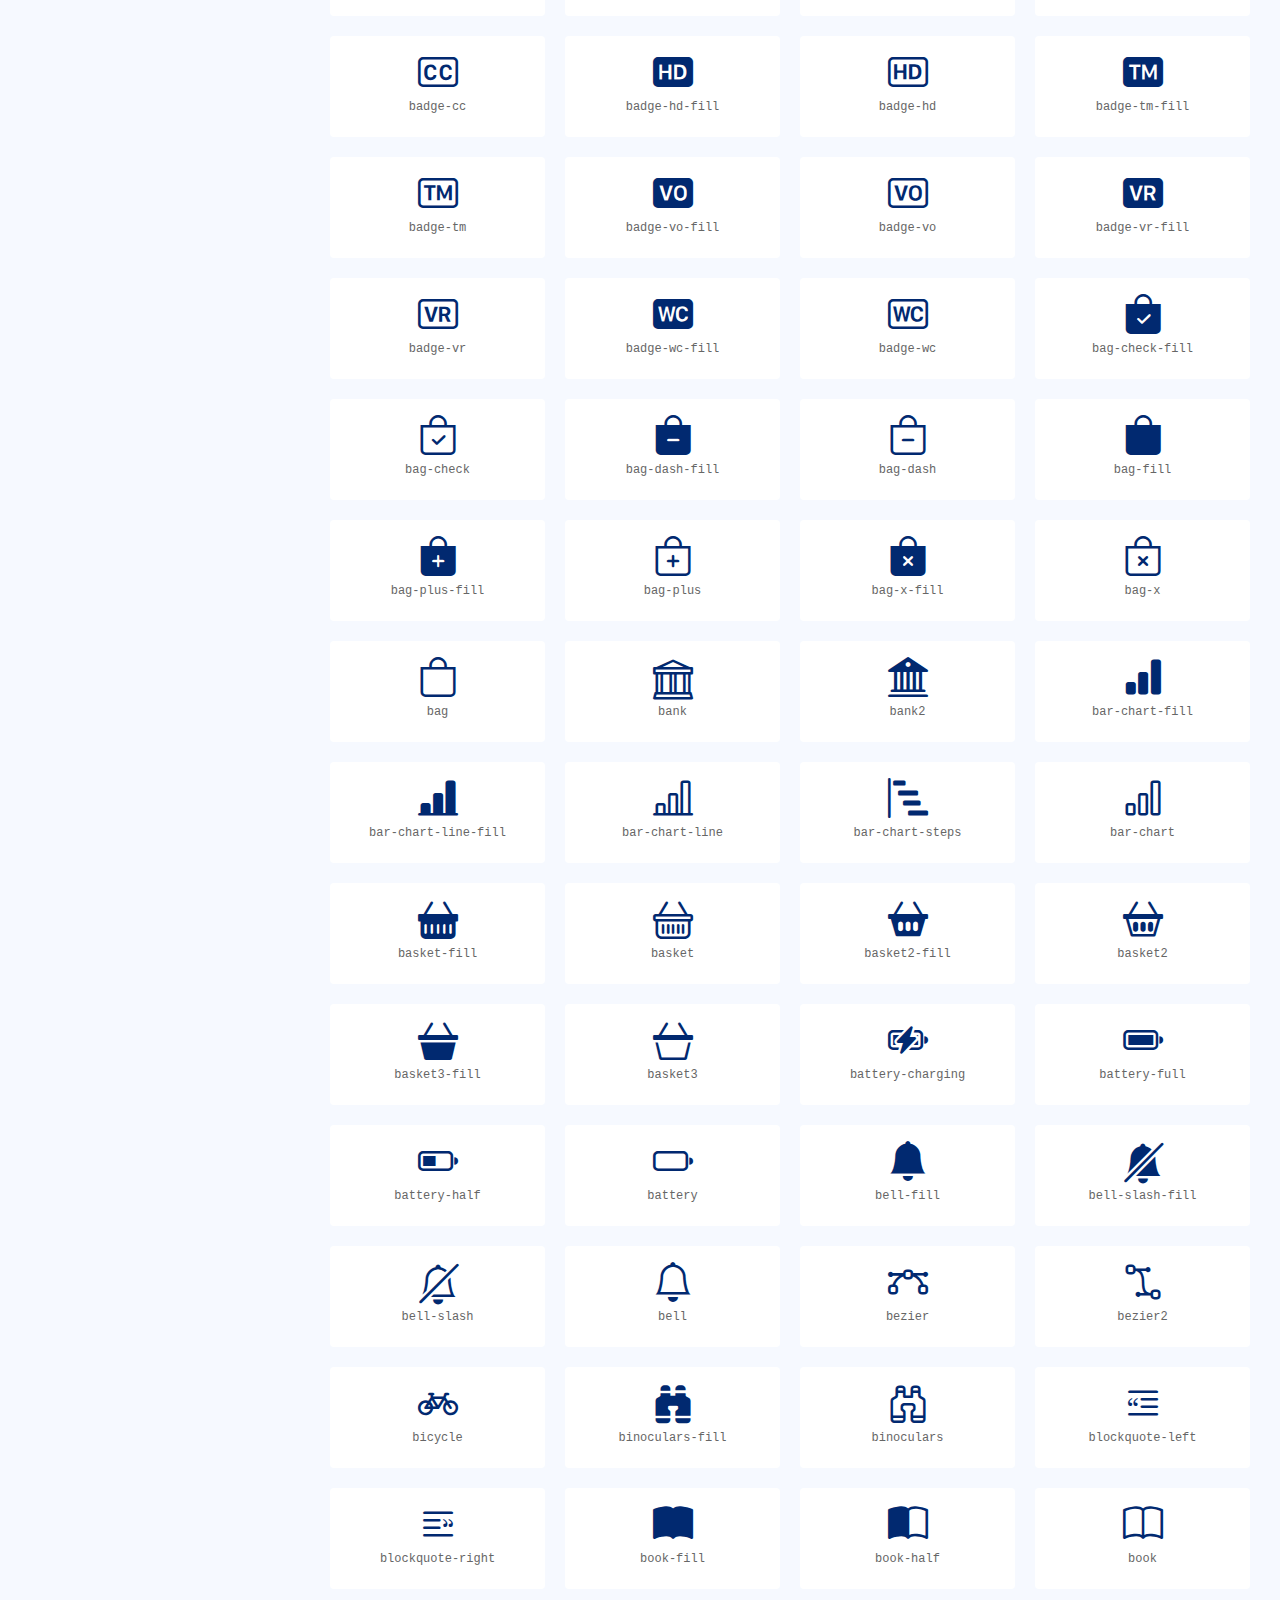
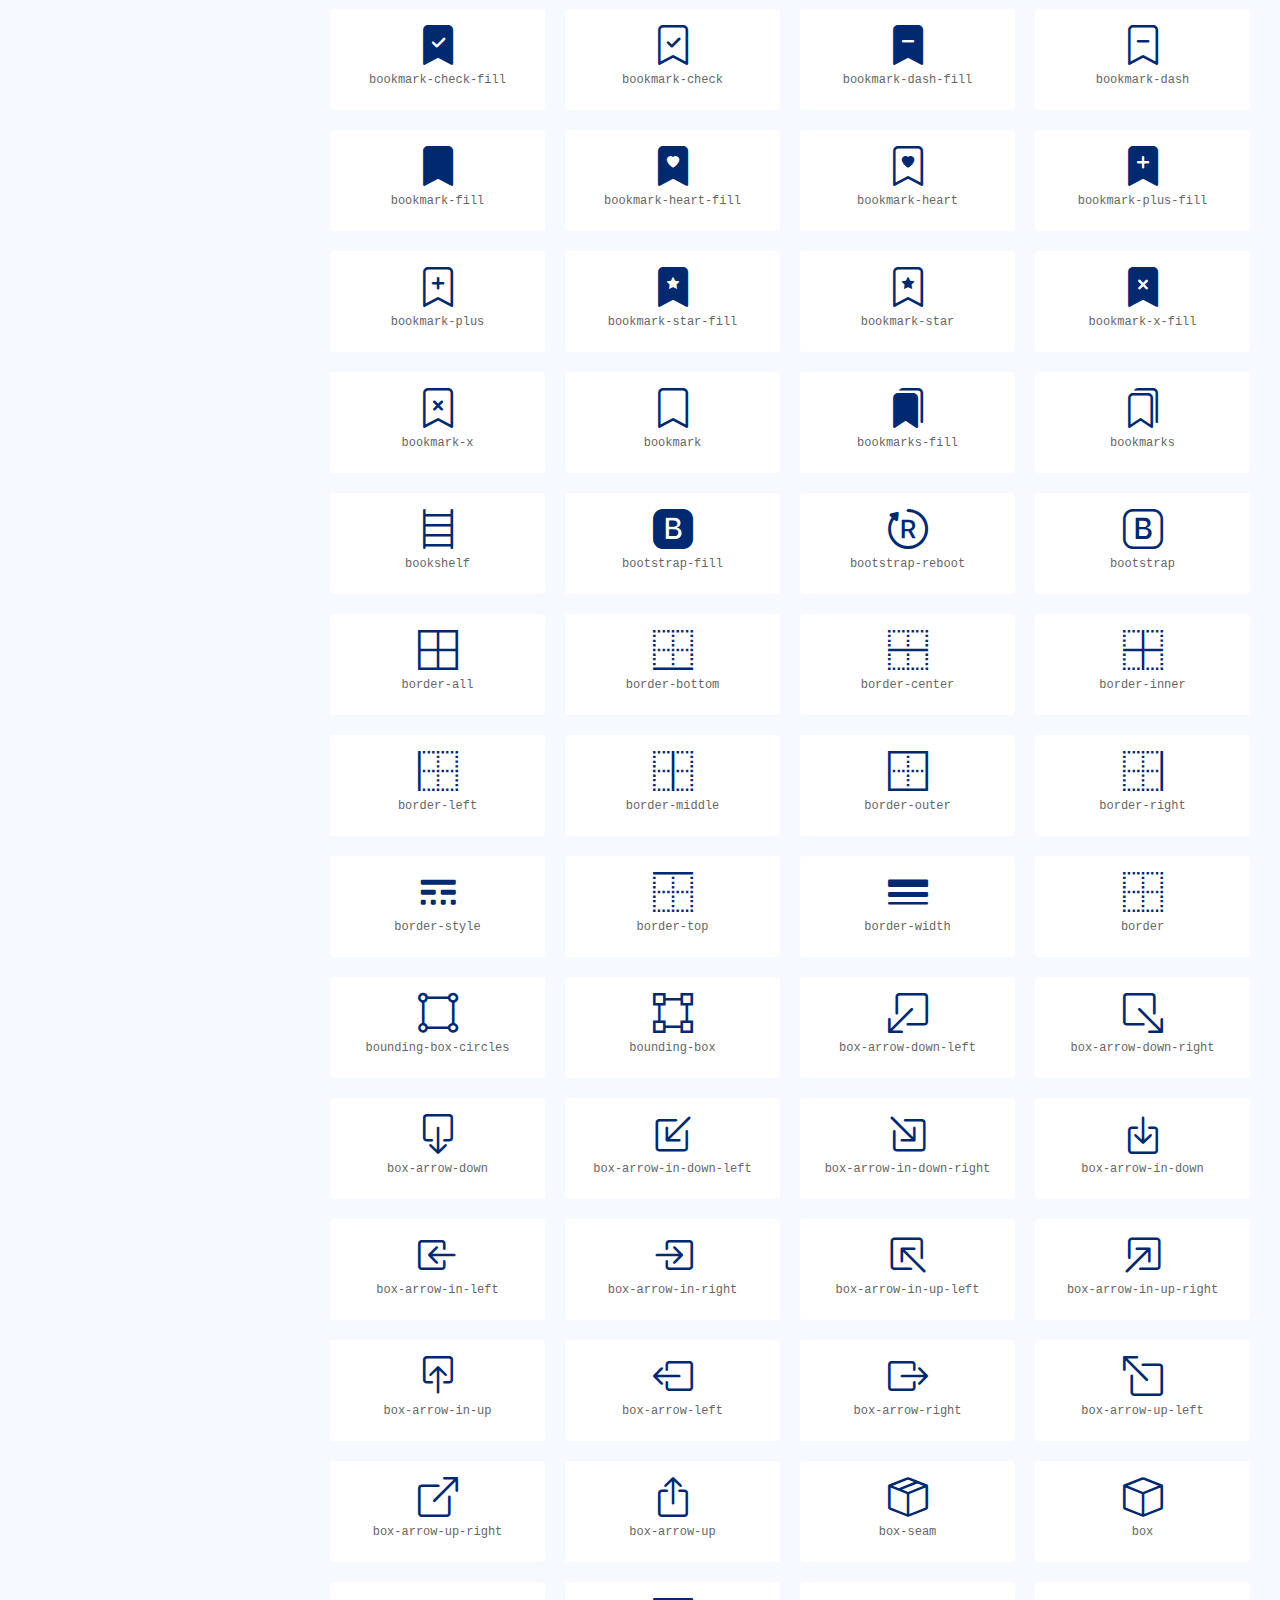
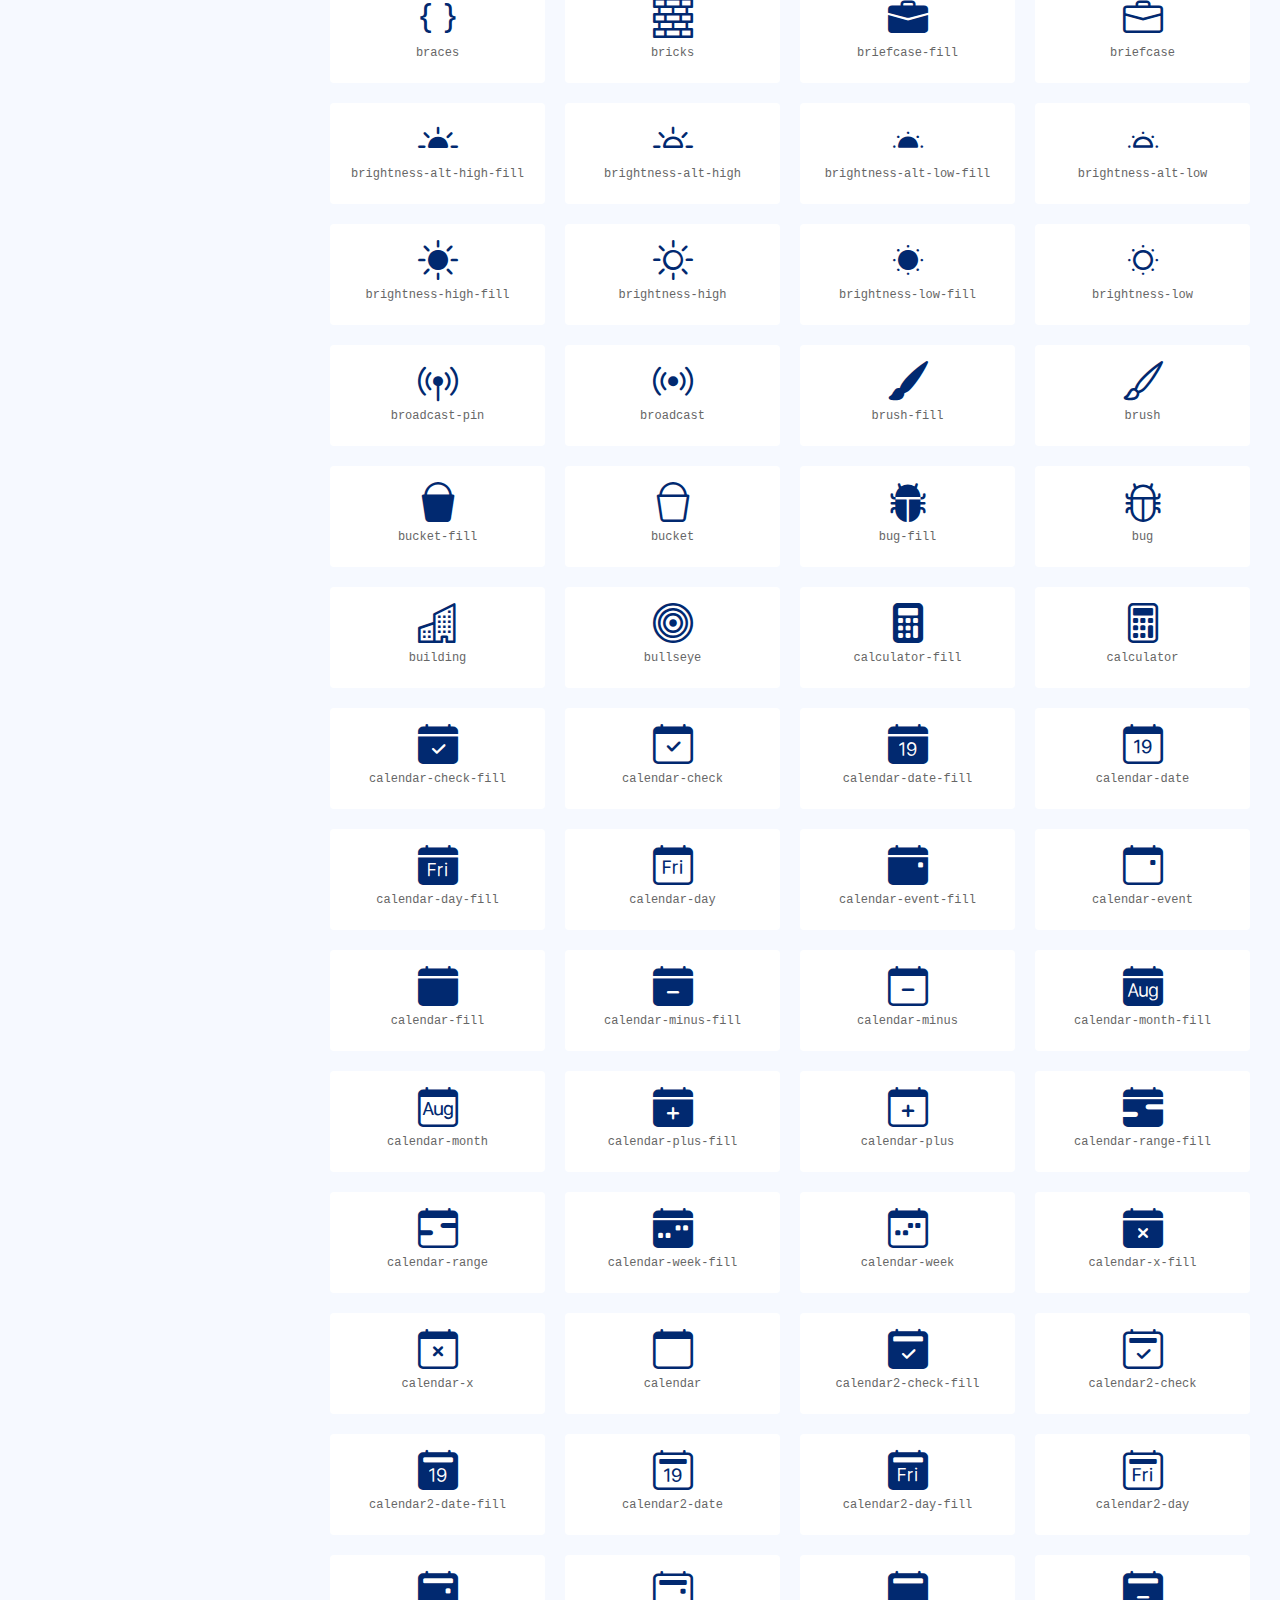
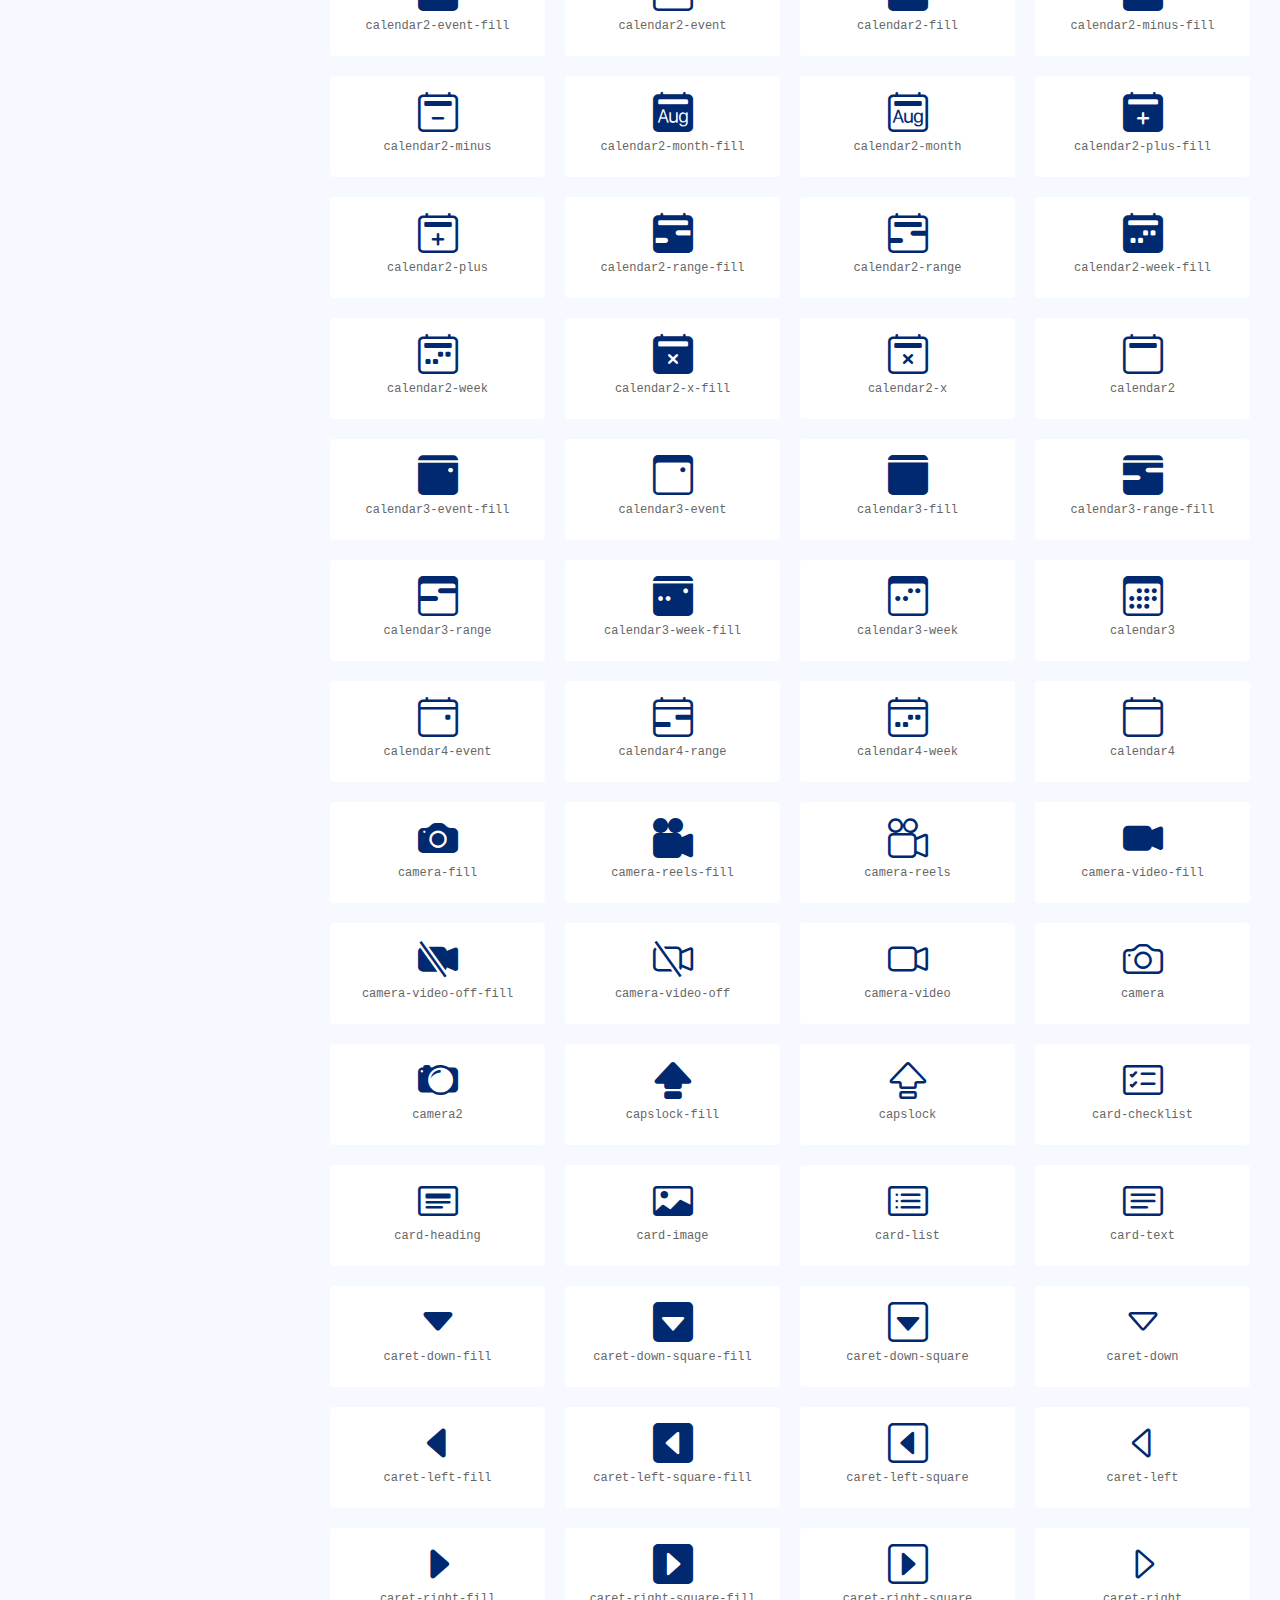
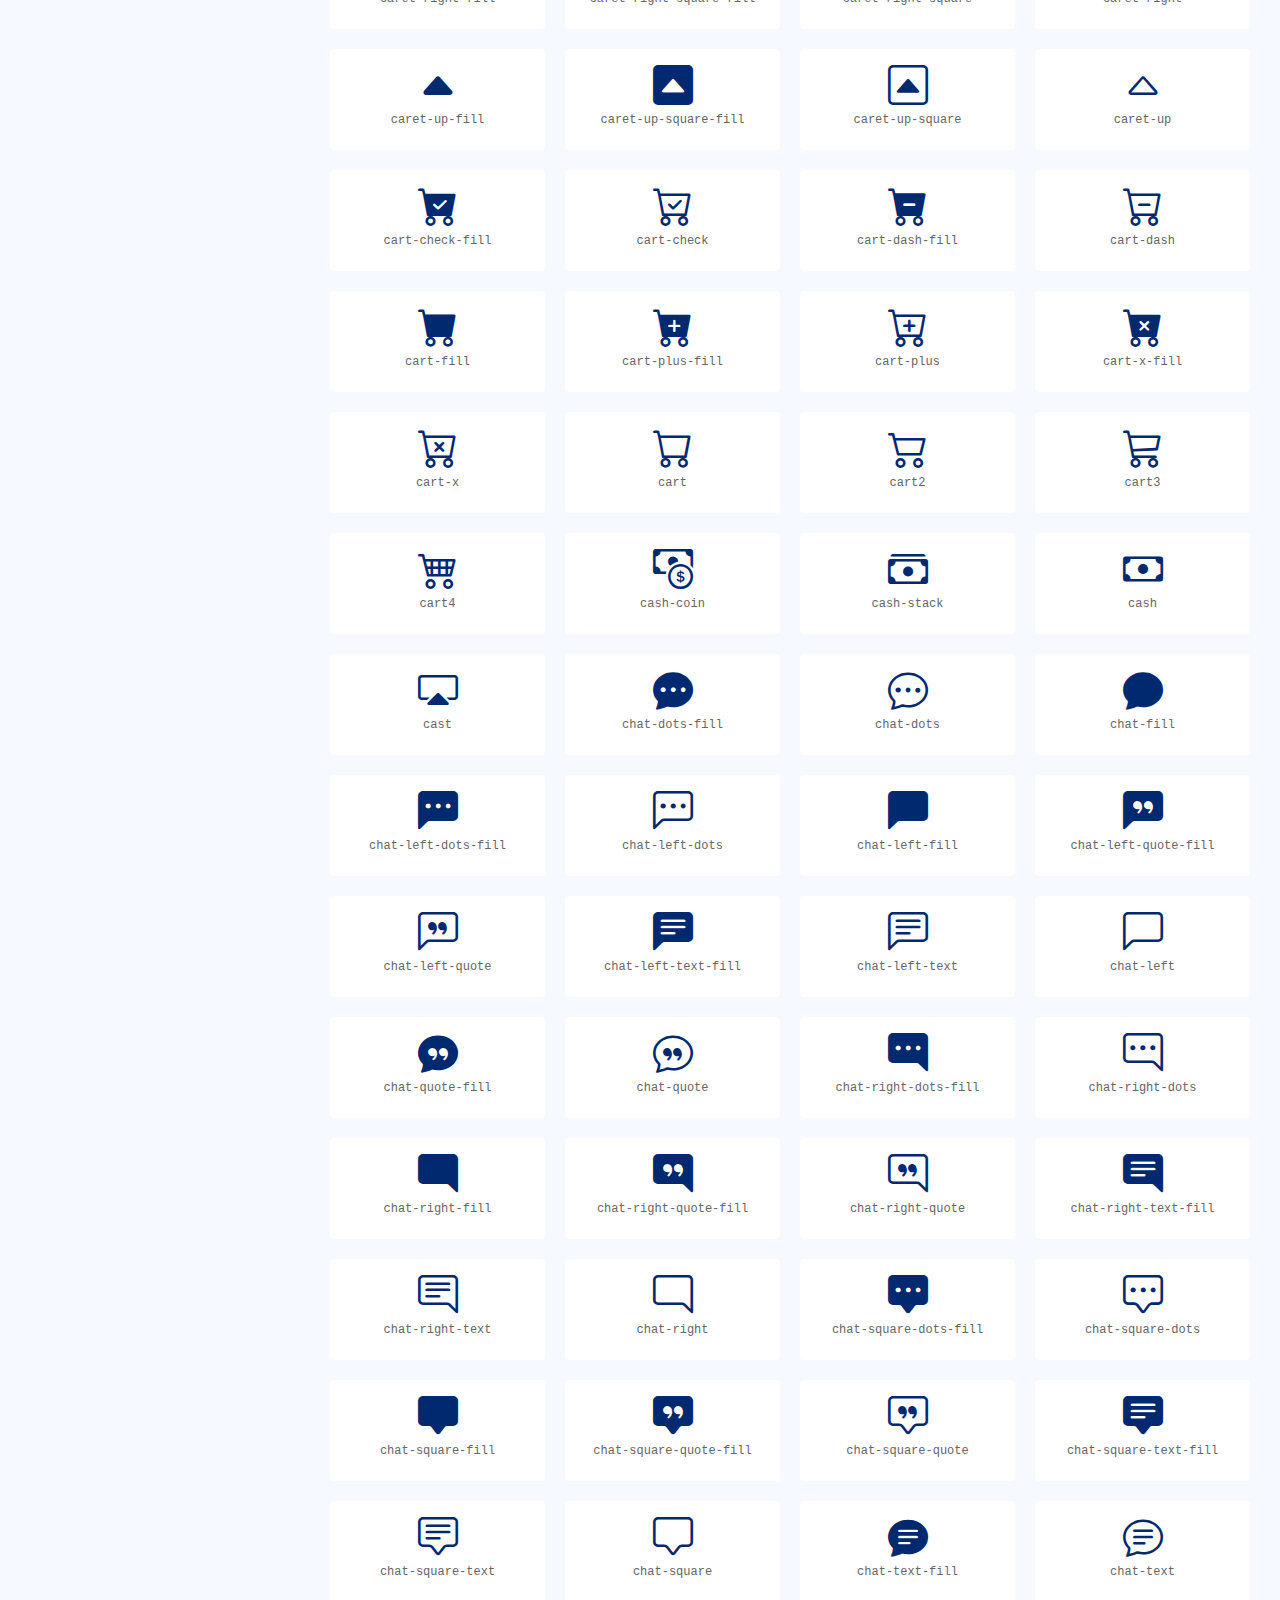
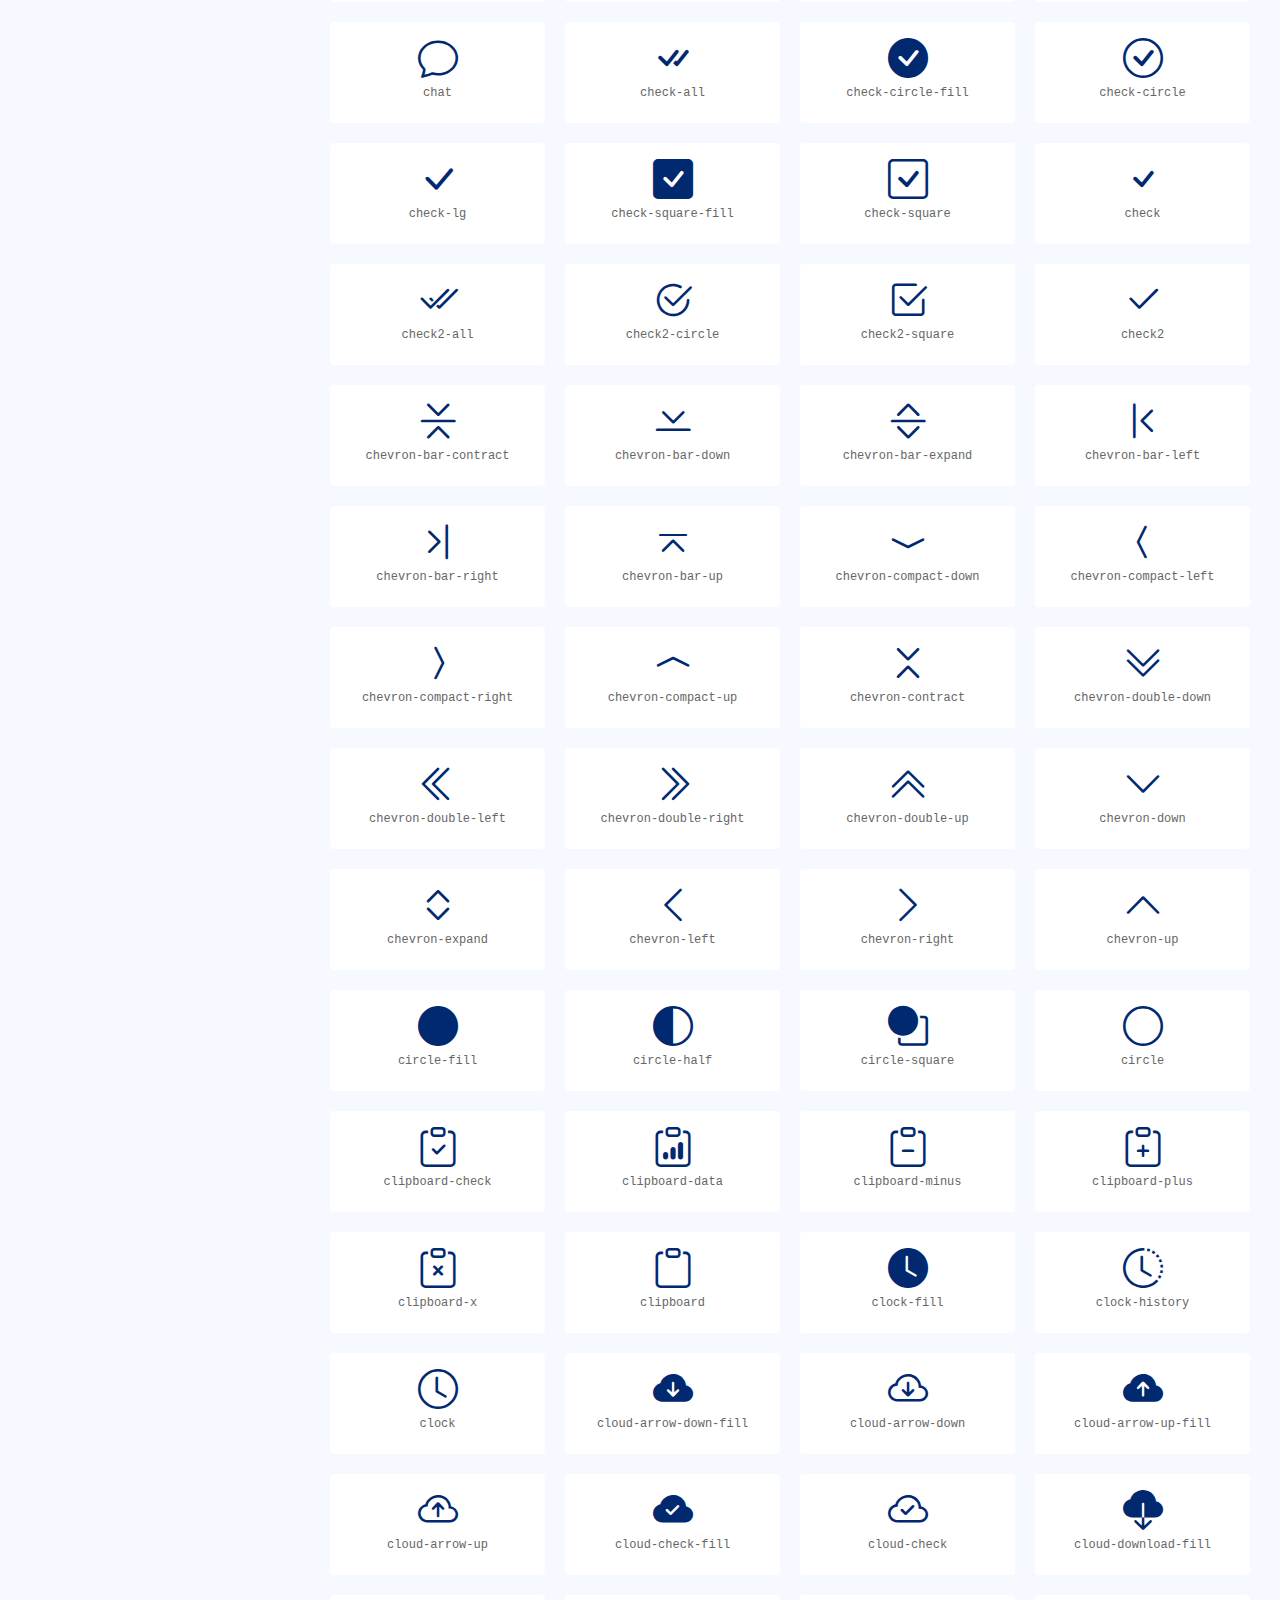
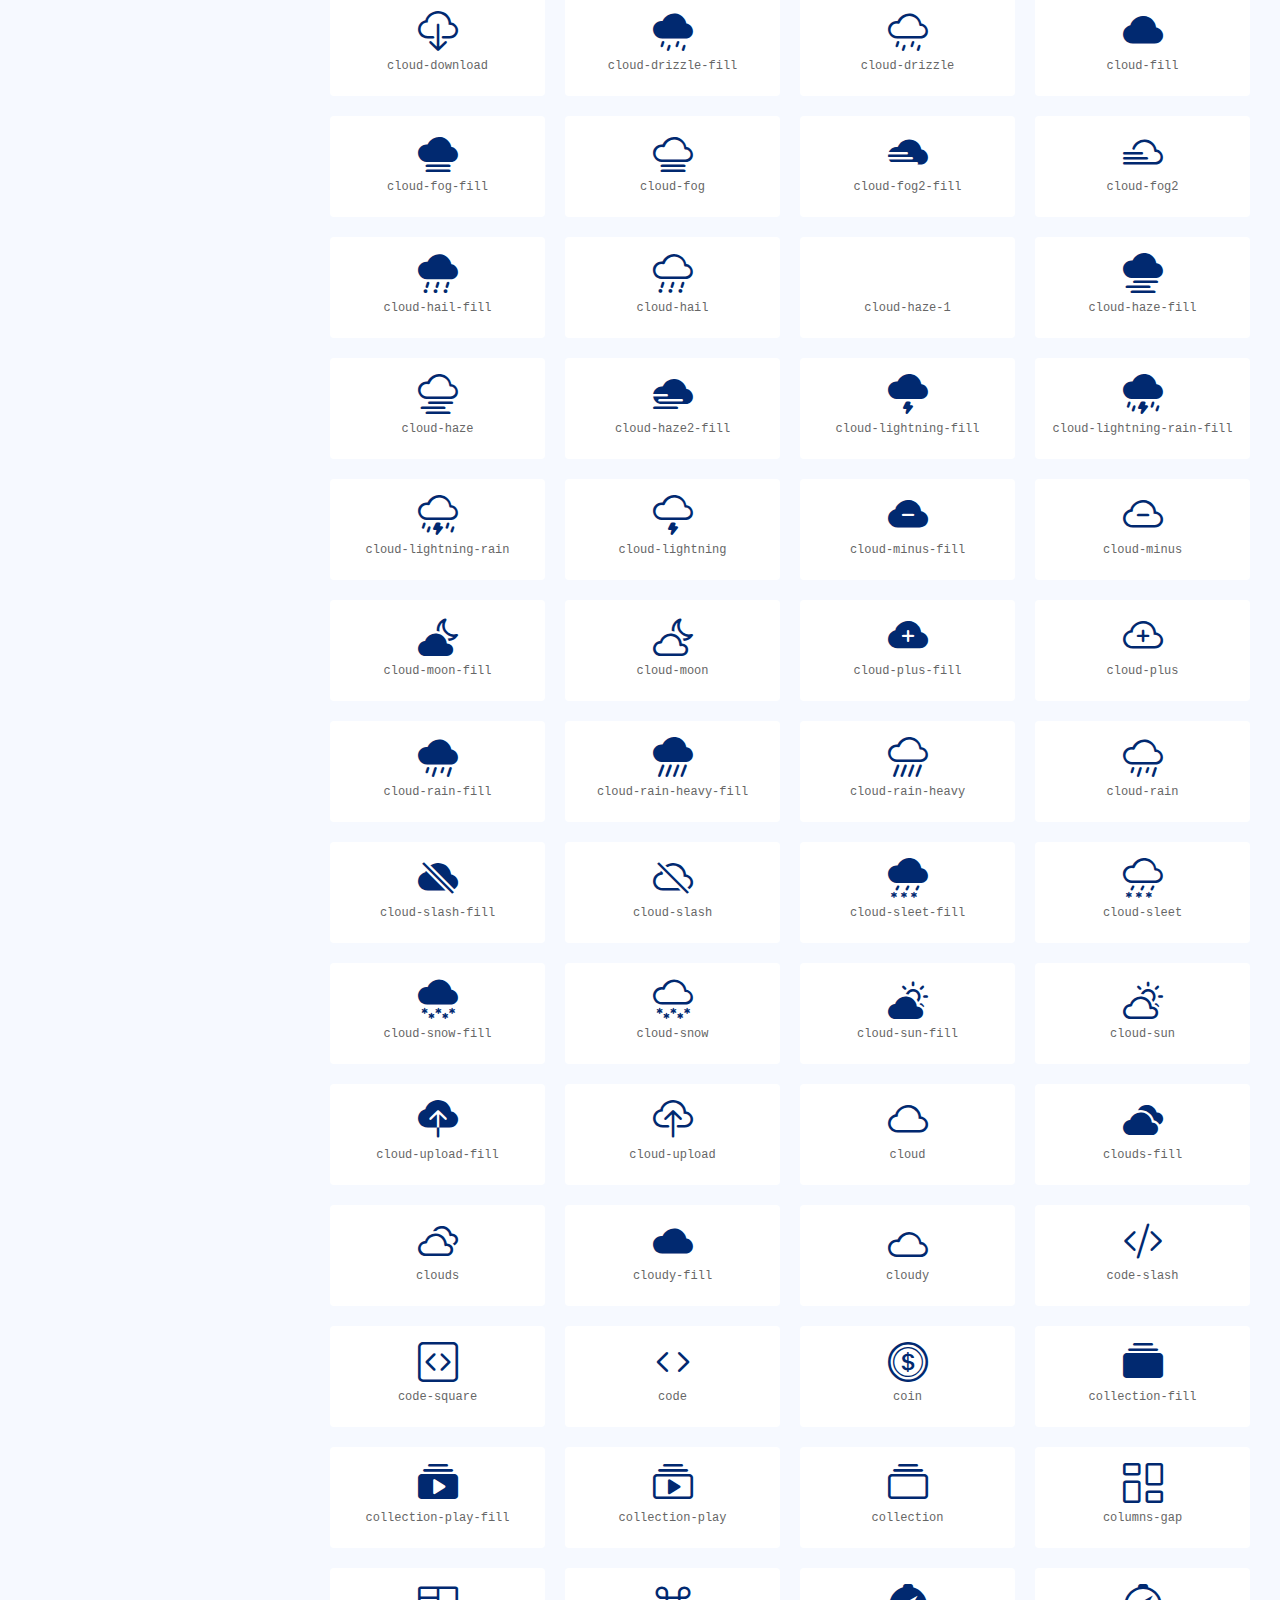
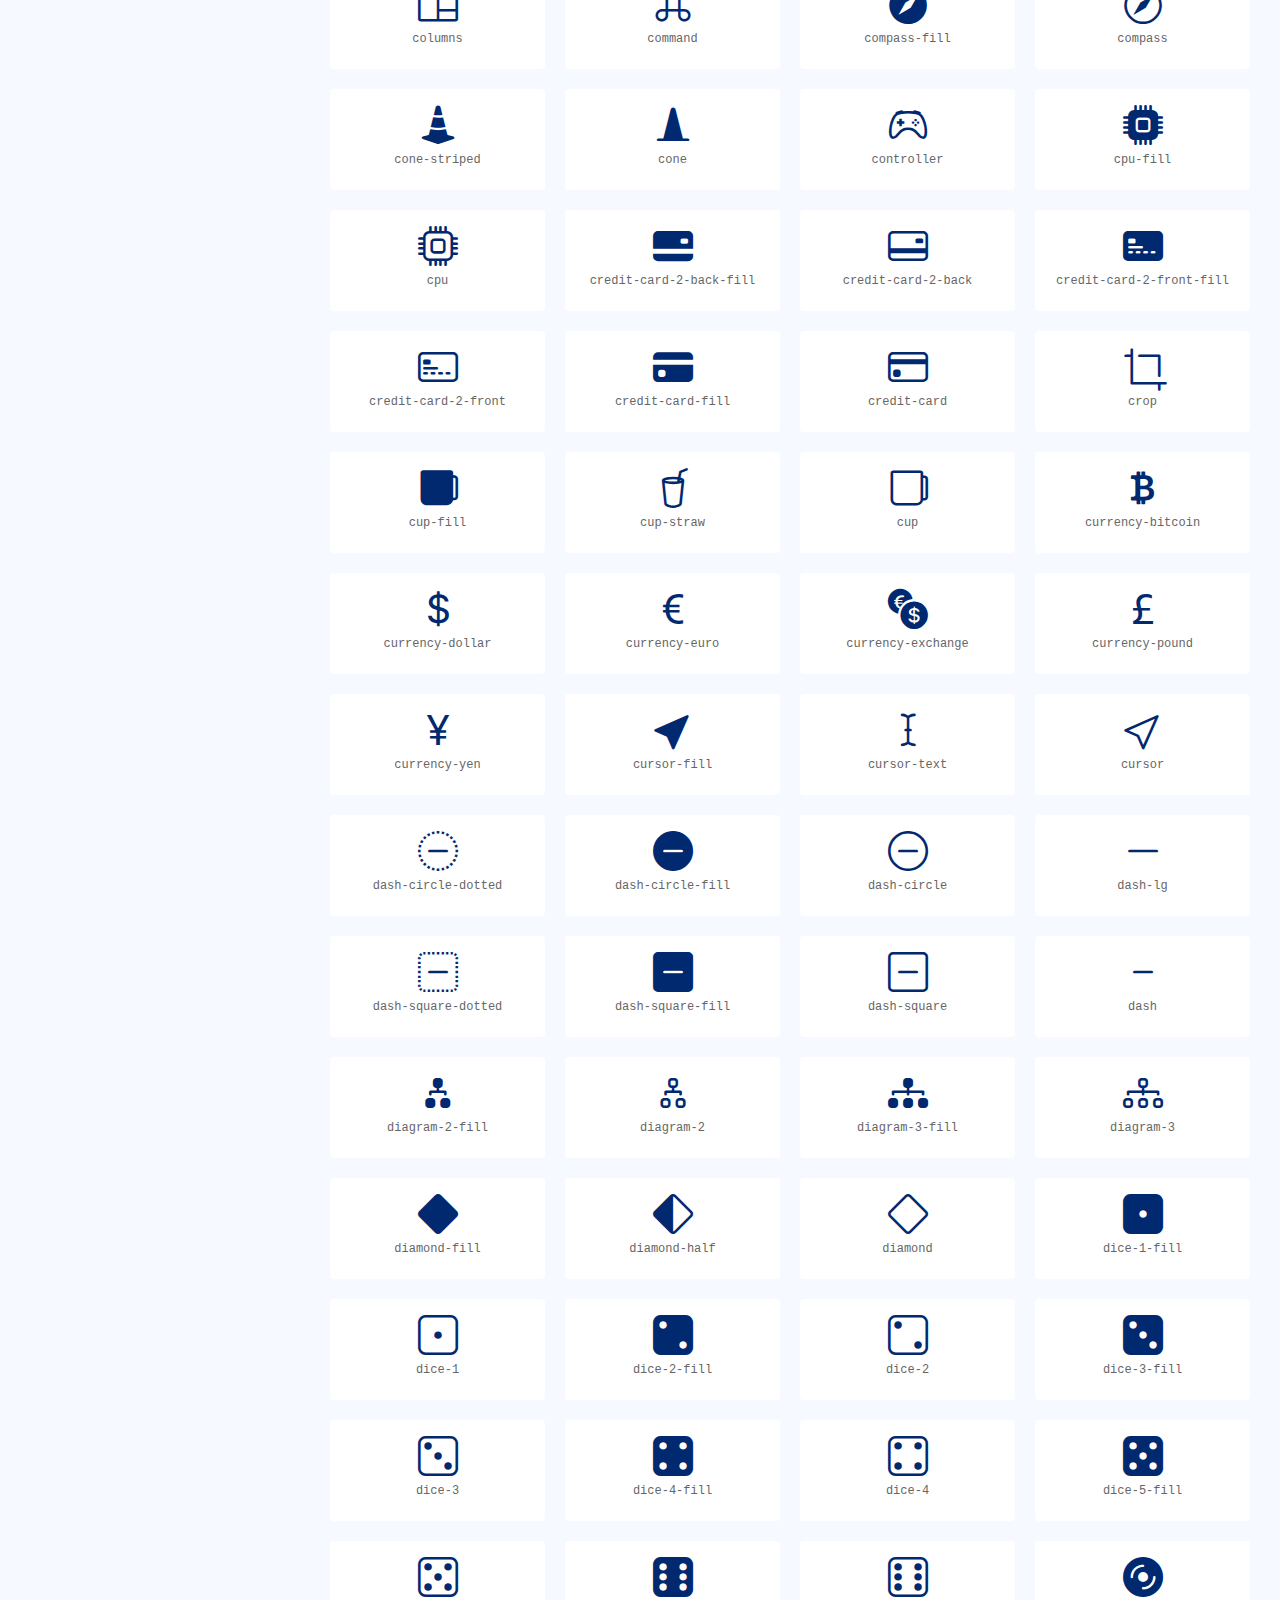
<file: icons-bootstrap.html>
<!DOCTYPE html>
<html lang="en">

<head>
  <meta charset="utf-8">
  <meta content="width=device-width, initial-scale=1.0" name="viewport">

  <title>Icons / Bootstrap - NiceAdmin Bootstrap Template</title>
  <meta content="" name="description">
  <meta content="" name="keywords">

  <!-- Favicons -->
  <link href="assets/img/favicon.png" rel="icon">
  <link href="assets/img/apple-touch-icon.png" rel="apple-touch-icon">

  <!-- Google Fonts -->
  <link href="https://fonts.gstatic.com" rel="preconnect">
  <link href="https://fonts.googleapis.com/css?family=Open+Sans:300,300i,400,400i,600,600i,700,700i|Nunito:300,300i,400,400i,600,600i,700,700i|Poppins:300,300i,400,400i,500,500i,600,600i,700,700i" rel="stylesheet">

  <!-- Vendor CSS Files -->
  <link href="assets/vendor/bootstrap/css/bootstrap.min.css" rel="stylesheet">
  <link href="assets/vendor/bootstrap-icons/bootstrap-icons.css" rel="stylesheet">
  <link href="assets/vendor/boxicons/css/boxicons.min.css" rel="stylesheet">
  <link href="assets/vendor/quill/quill.snow.css" rel="stylesheet">
  <link href="assets/vendor/quill/quill.bubble.css" rel="stylesheet">
  <link href="assets/vendor/remixicon/remixicon.css" rel="stylesheet">
  <link href="assets/vendor/simple-datatables/style.css" rel="stylesheet">

  <!-- Template Main CSS File -->
  <link href="assets/css/style.css" rel="stylesheet">

  <!-- =======================================================
  * Template Name: NiceAdmin - v2.2.2
  * Template URL: https://bootstrapmade.com/nice-admin-bootstrap-admin-html-template/
  * Author: BootstrapMade.com
  * License: https://bootstrapmade.com/license/
  ======================================================== -->
</head>

<body>

  <!-- ======= Header ======= -->
  <header id="header" class="header fixed-top d-flex align-items-center">

    <div class="d-flex align-items-center justify-content-between">
      <a href="index.html" class="logo d-flex align-items-center">
        <img src="assets/img/logo.png" alt="">
        <span class="d-none d-lg-block">NiceAdmin</span>
      </a>
      <i class="bi bi-list toggle-sidebar-btn"></i>
    </div><!-- End Logo -->

    <div class="search-bar">
      <form class="search-form d-flex align-items-center" method="POST" action="#">
        <input type="text" name="query" placeholder="Search" title="Enter search keyword">
        <button type="submit" title="Search"><i class="bi bi-search"></i></button>
      </form>
    </div><!-- End Search Bar -->

    <nav class="header-nav ms-auto">
      <ul class="d-flex align-items-center">

        <li class="nav-item d-block d-lg-none">
          <a class="nav-link nav-icon search-bar-toggle " href="#">
            <i class="bi bi-search"></i>
          </a>
        </li><!-- End Search Icon-->

        <li class="nav-item dropdown">

          <a class="nav-link nav-icon" href="#" data-bs-toggle="dropdown">
            <i class="bi bi-bell"></i>
            <span class="badge bg-primary badge-number">4</span>
          </a><!-- End Notification Icon -->

          <ul class="dropdown-menu dropdown-menu-end dropdown-menu-arrow notifications">
            <li class="dropdown-header">
              You have 4 new notifications
              <a href="#"><span class="badge rounded-pill bg-primary p-2 ms-2">View all</span></a>
            </li>
            <li>
              <hr class="dropdown-divider">
            </li>

            <li class="notification-item">
              <i class="bi bi-exclamation-circle text-warning"></i>
              <div>
                <h4>Lorem Ipsum</h4>
                <p>Quae dolorem earum veritatis oditseno</p>
                <p>30 min. ago</p>
              </div>
            </li>

            <li>
              <hr class="dropdown-divider">
            </li>

            <li class="notification-item">
              <i class="bi bi-x-circle text-danger"></i>
              <div>
                <h4>Atque rerum nesciunt</h4>
                <p>Quae dolorem earum veritatis oditseno</p>
                <p>1 hr. ago</p>
              </div>
            </li>

            <li>
              <hr class="dropdown-divider">
            </li>

            <li class="notification-item">
              <i class="bi bi-check-circle text-success"></i>
              <div>
                <h4>Sit rerum fuga</h4>
                <p>Quae dolorem earum veritatis oditseno</p>
                <p>2 hrs. ago</p>
              </div>
            </li>

            <li>
              <hr class="dropdown-divider">
            </li>

            <li class="notification-item">
              <i class="bi bi-info-circle text-primary"></i>
              <div>
                <h4>Dicta reprehenderit</h4>
                <p>Quae dolorem earum veritatis oditseno</p>
                <p>4 hrs. ago</p>
              </div>
            </li>

            <li>
              <hr class="dropdown-divider">
            </li>
            <li class="dropdown-footer">
              <a href="#">Show all notifications</a>
            </li>

          </ul><!-- End Notification Dropdown Items -->

        </li><!-- End Notification Nav -->

        <li class="nav-item dropdown">

          <a class="nav-link nav-icon" href="#" data-bs-toggle="dropdown">
            <i class="bi bi-chat-left-text"></i>
            <span class="badge bg-success badge-number">3</span>
          </a><!-- End Messages Icon -->

          <ul class="dropdown-menu dropdown-menu-end dropdown-menu-arrow messages">
            <li class="dropdown-header">
              You have 3 new messages
              <a href="#"><span class="badge rounded-pill bg-primary p-2 ms-2">View all</span></a>
            </li>
            <li>
              <hr class="dropdown-divider">
            </li>

            <li class="message-item">
              <a href="#">
                <img src="assets/img/messages-1.jpg" alt="" class="rounded-circle">
                <div>
                  <h4>Maria Hudson</h4>
                  <p>Velit asperiores et ducimus soluta repudiandae labore officia est ut...</p>
                  <p>4 hrs. ago</p>
                </div>
              </a>
            </li>
            <li>
              <hr class="dropdown-divider">
            </li>

            <li class="message-item">
              <a href="#">
                <img src="assets/img/messages-2.jpg" alt="" class="rounded-circle">
                <div>
                  <h4>Anna Nelson</h4>
                  <p>Velit asperiores et ducimus soluta repudiandae labore officia est ut...</p>
                  <p>6 hrs. ago</p>
                </div>
              </a>
            </li>
            <li>
              <hr class="dropdown-divider">
            </li>

            <li class="message-item">
              <a href="#">
                <img src="assets/img/messages-3.jpg" alt="" class="rounded-circle">
                <div>
                  <h4>David Muldon</h4>
                  <p>Velit asperiores et ducimus soluta repudiandae labore officia est ut...</p>
                  <p>8 hrs. ago</p>
                </div>
              </a>
            </li>
            <li>
              <hr class="dropdown-divider">
            </li>

            <li class="dropdown-footer">
              <a href="#">Show all messages</a>
            </li>

          </ul><!-- End Messages Dropdown Items -->

        </li><!-- End Messages Nav -->

        <li class="nav-item dropdown pe-3">

          <a class="nav-link nav-profile d-flex align-items-center pe-0" href="#" data-bs-toggle="dropdown">
            <img src="assets/img/profile-img.jpg" alt="Profile" class="rounded-circle">
            <span class="d-none d-md-block dropdown-toggle ps-2">K. Anderson</span>
          </a><!-- End Profile Iamge Icon -->

          <ul class="dropdown-menu dropdown-menu-end dropdown-menu-arrow profile">
            <li class="dropdown-header">
              <h6>Kevin Anderson</h6>
              <span>Web Designer</span>
            </li>
            <li>
              <hr class="dropdown-divider">
            </li>

            <li>
              <a class="dropdown-item d-flex align-items-center" href="users-profile.html">
                <i class="bi bi-person"></i>
                <span>My Profile</span>
              </a>
            </li>
            <li>
              <hr class="dropdown-divider">
            </li>

            <li>
              <a class="dropdown-item d-flex align-items-center" href="users-profile.html">
                <i class="bi bi-gear"></i>
                <span>Account Settings</span>
              </a>
            </li>
            <li>
              <hr class="dropdown-divider">
            </li>

            <li>
              <a class="dropdown-item d-flex align-items-center" href="pages-faq.html">
                <i class="bi bi-question-circle"></i>
                <span>Need Help?</span>
              </a>
            </li>
            <li>
              <hr class="dropdown-divider">
            </li>

            <li>
              <a class="dropdown-item d-flex align-items-center" href="#">
                <i class="bi bi-box-arrow-right"></i>
                <span>Sign Out</span>
              </a>
            </li>

          </ul><!-- End Profile Dropdown Items -->
        </li><!-- End Profile Nav -->

      </ul>
    </nav><!-- End Icons Navigation -->

  </header><!-- End Header -->

  <!-- ======= Sidebar ======= -->
  <aside id="sidebar" class="sidebar">

    <ul class="sidebar-nav" id="sidebar-nav">

      <li class="nav-item">
        <a class="nav-link collapsed" href="index.html">
          <i class="bi bi-grid"></i>
          <span>Dashboard</span>
        </a>
      </li><!-- End Dashboard Nav -->

      <li class="nav-item">
        <a class="nav-link collapsed" data-bs-target="#components-nav" data-bs-toggle="collapse" href="#">
          <i class="bi bi-menu-button-wide"></i><span>Components</span><i class="bi bi-chevron-down ms-auto"></i>
        </a>
        <ul id="components-nav" class="nav-content collapse " data-bs-parent="#sidebar-nav">
          <li>
            <a href="components-alerts.html">
              <i class="bi bi-circle"></i><span>Alerts</span>
            </a>
          </li>
          <li>
            <a href="components-accordion.html">
              <i class="bi bi-circle"></i><span>Accordion</span>
            </a>
          </li>
          <li>
            <a href="components-badges.html">
              <i class="bi bi-circle"></i><span>Badges</span>
            </a>
          </li>
          <li>
            <a href="components-breadcrumbs.html">
              <i class="bi bi-circle"></i><span>Breadcrumbs</span>
            </a>
          </li>
          <li>
            <a href="components-buttons.html">
              <i class="bi bi-circle"></i><span>Buttons</span>
            </a>
          </li>
          <li>
            <a href="components-cards.html">
              <i class="bi bi-circle"></i><span>Cards</span>
            </a>
          </li>
          <li>
            <a href="components-carousel.html">
              <i class="bi bi-circle"></i><span>Carousel</span>
            </a>
          </li>
          <li>
            <a href="components-list-group.html">
              <i class="bi bi-circle"></i><span>List group</span>
            </a>
          </li>
          <li>
            <a href="components-modal.html">
              <i class="bi bi-circle"></i><span>Modal</span>
            </a>
          </li>
          <li>
            <a href="components-tabs.html">
              <i class="bi bi-circle"></i><span>Tabs</span>
            </a>
          </li>
          <li>
            <a href="components-pagination.html">
              <i class="bi bi-circle"></i><span>Pagination</span>
            </a>
          </li>
          <li>
            <a href="components-progress.html">
              <i class="bi bi-circle"></i><span>Progress</span>
            </a>
          </li>
          <li>
            <a href="components-spinners.html">
              <i class="bi bi-circle"></i><span>Spinners</span>
            </a>
          </li>
          <li>
            <a href="components-tooltips.html">
              <i class="bi bi-circle"></i><span>Tooltips</span>
            </a>
          </li>
        </ul>
      </li><!-- End Components Nav -->

      <li class="nav-item">
        <a class="nav-link collapsed" data-bs-target="#forms-nav" data-bs-toggle="collapse" href="#">
          <i class="bi bi-journal-text"></i><span>Forms</span><i class="bi bi-chevron-down ms-auto"></i>
        </a>
        <ul id="forms-nav" class="nav-content collapse " data-bs-parent="#sidebar-nav">
          <li>
            <a href="forms-elements.html">
              <i class="bi bi-circle"></i><span>Form Elements</span>
            </a>
          </li>
          <li>
            <a href="forms-layouts.html">
              <i class="bi bi-circle"></i><span>Form Layouts</span>
            </a>
          </li>
          <li>
            <a href="forms-editors.html">
              <i class="bi bi-circle"></i><span>Form Editors</span>
            </a>
          </li>
          <li>
            <a href="forms-validation.html">
              <i class="bi bi-circle"></i><span>Form Validation</span>
            </a>
          </li>
        </ul>
      </li><!-- End Forms Nav -->

      <li class="nav-item">
        <a class="nav-link collapsed" data-bs-target="#tables-nav" data-bs-toggle="collapse" href="#">
          <i class="bi bi-layout-text-window-reverse"></i><span>Tables</span><i class="bi bi-chevron-down ms-auto"></i>
        </a>
        <ul id="tables-nav" class="nav-content collapse " data-bs-parent="#sidebar-nav">
          <li>
            <a href="tables-general.html">
              <i class="bi bi-circle"></i><span>General Tables</span>
            </a>
          </li>
          <li>
            <a href="tables-data.html">
              <i class="bi bi-circle"></i><span>Data Tables</span>
            </a>
          </li>
        </ul>
      </li><!-- End Tables Nav -->

      <li class="nav-item">
        <a class="nav-link collapsed" data-bs-target="#charts-nav" data-bs-toggle="collapse" href="#">
          <i class="bi bi-bar-chart"></i><span>Charts</span><i class="bi bi-chevron-down ms-auto"></i>
        </a>
        <ul id="charts-nav" class="nav-content collapse " data-bs-parent="#sidebar-nav">
          <li>
            <a href="charts-chartjs.html">
              <i class="bi bi-circle"></i><span>Chart.js</span>
            </a>
          </li>
          <li>
            <a href="charts-apexcharts.html">
              <i class="bi bi-circle"></i><span>ApexCharts</span>
            </a>
          </li>
          <li>
            <a href="charts-echarts.html">
              <i class="bi bi-circle"></i><span>ECharts</span>
            </a>
          </li>
        </ul>
      </li><!-- End Charts Nav -->

      <li class="nav-item">
        <a class="nav-link " data-bs-target="#icons-nav" data-bs-toggle="collapse" href="#">
          <i class="bi bi-gem"></i><span>Icons</span><i class="bi bi-chevron-down ms-auto"></i>
        </a>
        <ul id="icons-nav" class="nav-content collapse show" data-bs-parent="#sidebar-nav">
          <li>
            <a href="icons-bootstrap.html" class="active">
              <i class="bi bi-circle"></i><span>Bootstrap Icons</span>
            </a>
          </li>
          <li>
            <a href="icons-remix.html">
              <i class="bi bi-circle"></i><span>Remix Icons</span>
            </a>
          </li>
          <li>
            <a href="icons-boxicons.html">
              <i class="bi bi-circle"></i><span>Boxicons</span>
            </a>
          </li>
        </ul>
      </li><!-- End Icons Nav -->

      <li class="nav-heading">Pages</li>

      <li class="nav-item">
        <a class="nav-link collapsed" href="users-profile.html">
          <i class="bi bi-person"></i>
          <span>Profile</span>
        </a>
      </li><!-- End Profile Page Nav -->

      <li class="nav-item">
        <a class="nav-link collapsed" href="pages-faq.html">
          <i class="bi bi-question-circle"></i>
          <span>F.A.Q</span>
        </a>
      </li><!-- End F.A.Q Page Nav -->

      <li class="nav-item">
        <a class="nav-link collapsed" href="pages-contact.html">
          <i class="bi bi-envelope"></i>
          <span>Contact</span>
        </a>
      </li><!-- End Contact Page Nav -->

      <li class="nav-item">
        <a class="nav-link collapsed" href="pages-register.html">
          <i class="bi bi-card-list"></i>
          <span>Register</span>
        </a>
      </li><!-- End Register Page Nav -->

      <li class="nav-item">
        <a class="nav-link collapsed" href="pages-login.html">
          <i class="bi bi-box-arrow-in-right"></i>
          <span>Login</span>
        </a>
      </li><!-- End Login Page Nav -->

      <li class="nav-item">
        <a class="nav-link collapsed" href="pages-error-404.html">
          <i class="bi bi-dash-circle"></i>
          <span>Error 404</span>
        </a>
      </li><!-- End Error 404 Page Nav -->

      <li class="nav-item">
        <a class="nav-link collapsed" href="pages-blank.html">
          <i class="bi bi-file-earmark"></i>
          <span>Blank</span>
        </a>
      </li><!-- End Blank Page Nav -->

    </ul>

  </aside><!-- End Sidebar-->

  <main id="main" class="main">

    <div class="pagetitle">
      <h1>Bootstrap Icons</h1>
      <nav>
        <ol class="breadcrumb">
          <li class="breadcrumb-item"><a href="index.html">Home</a></li>
          <li class="breadcrumb-item">Icons</li>
          <li class="breadcrumb-item active">Bootstrap</li>
        </ol>
      </nav>
    </div><!-- End Page Title -->

    <section class="section">
      <p>
        Use the following pattern to add the Bootstrap icons to anywhere in your project. <code>&lt;i class=&quot;bi <strong>alarm-fille</strong>&quot;&gt;&lt;/i&gt;</code> Replace the bold part with the below icon names.
        Check the <a href="https://icons.getbootstrap.com/" target="_blank">Official website</a> for more info.
      </p>

      <div class="iconslist">
        <div class="icon">
          <i class="bi bi-alarm-fill"></i>
          <div class="label">alarm-fill</div>
        </div>
        <div class="icon">
          <i class="bi bi-alarm"></i>
          <div class="label">alarm</div>
        </div>
        <div class="icon">
          <i class="bi bi-align-bottom"></i>
          <div class="label">align-bottom</div>
        </div>
        <div class="icon">
          <i class="bi bi-align-center"></i>
          <div class="label">align-center</div>
        </div>
        <div class="icon">
          <i class="bi bi-align-end"></i>
          <div class="label">align-end</div>
        </div>
        <div class="icon">
          <i class="bi bi-align-middle"></i>
          <div class="label">align-middle</div>
        </div>
        <div class="icon">
          <i class="bi bi-align-start"></i>
          <div class="label">align-start</div>
        </div>
        <div class="icon">
          <i class="bi bi-align-top"></i>
          <div class="label">align-top</div>
        </div>
        <div class="icon">
          <i class="bi bi-alt"></i>
          <div class="label">alt</div>
        </div>
        <div class="icon">
          <i class="bi bi-app-indicator"></i>
          <div class="label">app-indicator</div>
        </div>
        <div class="icon">
          <i class="bi bi-app"></i>
          <div class="label">app</div>
        </div>
        <div class="icon">
          <i class="bi bi-archive-fill"></i>
          <div class="label">archive-fill</div>
        </div>
        <div class="icon">
          <i class="bi bi-archive"></i>
          <div class="label">archive</div>
        </div>
        <div class="icon">
          <i class="bi bi-arrow-90deg-down"></i>
          <div class="label">arrow-90deg-down</div>
        </div>
        <div class="icon">
          <i class="bi bi-arrow-90deg-left"></i>
          <div class="label">arrow-90deg-left</div>
        </div>
        <div class="icon">
          <i class="bi bi-arrow-90deg-right"></i>
          <div class="label">arrow-90deg-right</div>
        </div>
        <div class="icon">
          <i class="bi bi-arrow-90deg-up"></i>
          <div class="label">arrow-90deg-up</div>
        </div>
        <div class="icon">
          <i class="bi bi-arrow-bar-down"></i>
          <div class="label">arrow-bar-down</div>
        </div>
        <div class="icon">
          <i class="bi bi-arrow-bar-left"></i>
          <div class="label">arrow-bar-left</div>
        </div>
        <div class="icon">
          <i class="bi bi-arrow-bar-right"></i>
          <div class="label">arrow-bar-right</div>
        </div>
        <div class="icon">
          <i class="bi bi-arrow-bar-up"></i>
          <div class="label">arrow-bar-up</div>
        </div>
        <div class="icon">
          <i class="bi bi-arrow-clockwise"></i>
          <div class="label">arrow-clockwise</div>
        </div>
        <div class="icon">
          <i class="bi bi-arrow-counterclockwise"></i>
          <div class="label">arrow-counterclockwise</div>
        </div>
        <div class="icon">
          <i class="bi bi-arrow-down-circle-fill"></i>
          <div class="label">arrow-down-circle-fill</div>
        </div>
        <div class="icon">
          <i class="bi bi-arrow-down-circle"></i>
          <div class="label">arrow-down-circle</div>
        </div>
        <div class="icon">
          <i class="bi bi-arrow-down-left-circle-fill"></i>
          <div class="label">arrow-down-left-circle-fill</div>
        </div>
        <div class="icon">
          <i class="bi bi-arrow-down-left-circle"></i>
          <div class="label">arrow-down-left-circle</div>
        </div>
        <div class="icon">
          <i class="bi bi-arrow-down-left-square-fill"></i>
          <div class="label">arrow-down-left-square-fill</div>
        </div>
        <div class="icon">
          <i class="bi bi-arrow-down-left-square"></i>
          <div class="label">arrow-down-left-square</div>
        </div>
        <div class="icon">
          <i class="bi bi-arrow-down-left"></i>
          <div class="label">arrow-down-left</div>
        </div>
        <div class="icon">
          <i class="bi bi-arrow-down-right-circle-fill"></i>
          <div class="label">arrow-down-right-circle-fill</div>
        </div>
        <div class="icon">
          <i class="bi bi-arrow-down-right-circle"></i>
          <div class="label">arrow-down-right-circle</div>
        </div>
        <div class="icon">
          <i class="bi bi-arrow-down-right-square-fill"></i>
          <div class="label">arrow-down-right-square-fill</div>
        </div>
        <div class="icon">
          <i class="bi bi-arrow-down-right-square"></i>
          <div class="label">arrow-down-right-square</div>
        </div>
        <div class="icon">
          <i class="bi bi-arrow-down-right"></i>
          <div class="label">arrow-down-right</div>
        </div>
        <div class="icon">
          <i class="bi bi-arrow-down-short"></i>
          <div class="label">arrow-down-short</div>
        </div>
        <div class="icon">
          <i class="bi bi-arrow-down-square-fill"></i>
          <div class="label">arrow-down-square-fill</div>
        </div>
        <div class="icon">
          <i class="bi bi-arrow-down-square"></i>
          <div class="label">arrow-down-square</div>
        </div>
        <div class="icon">
          <i class="bi bi-arrow-down-up"></i>
          <div class="label">arrow-down-up</div>
        </div>
        <div class="icon">
          <i class="bi bi-arrow-down"></i>
          <div class="label">arrow-down</div>
        </div>
        <div class="icon">
          <i class="bi bi-arrow-left-circle-fill"></i>
          <div class="label">arrow-left-circle-fill</div>
        </div>
        <div class="icon">
          <i class="bi bi-arrow-left-circle"></i>
          <div class="label">arrow-left-circle</div>
        </div>
        <div class="icon">
          <i class="bi bi-arrow-left-right"></i>
          <div class="label">arrow-left-right</div>
        </div>
        <div class="icon">
          <i class="bi bi-arrow-left-short"></i>
          <div class="label">arrow-left-short</div>
        </div>
        <div class="icon">
          <i class="bi bi-arrow-left-square-fill"></i>
          <div class="label">arrow-left-square-fill</div>
        </div>
        <div class="icon">
          <i class="bi bi-arrow-left-square"></i>
          <div class="label">arrow-left-square</div>
        </div>
        <div class="icon">
          <i class="bi bi-arrow-left"></i>
          <div class="label">arrow-left</div>
        </div>
        <div class="icon">
          <i class="bi bi-arrow-repeat"></i>
          <div class="label">arrow-repeat</div>
        </div>
        <div class="icon">
          <i class="bi bi-arrow-return-left"></i>
          <div class="label">arrow-return-left</div>
        </div>
        <div class="icon">
          <i class="bi bi-arrow-return-right"></i>
          <div class="label">arrow-return-right</div>
        </div>
        <div class="icon">
          <i class="bi bi-arrow-right-circle-fill"></i>
          <div class="label">arrow-right-circle-fill</div>
        </div>
        <div class="icon">
          <i class="bi bi-arrow-right-circle"></i>
          <div class="label">arrow-right-circle</div>
        </div>
        <div class="icon">
          <i class="bi bi-arrow-right-short"></i>
          <div class="label">arrow-right-short</div>
        </div>
        <div class="icon">
          <i class="bi bi-arrow-right-square-fill"></i>
          <div class="label">arrow-right-square-fill</div>
        </div>
        <div class="icon">
          <i class="bi bi-arrow-right-square"></i>
          <div class="label">arrow-right-square</div>
        </div>
        <div class="icon">
          <i class="bi bi-arrow-right"></i>
          <div class="label">arrow-right</div>
        </div>
        <div class="icon">
          <i class="bi bi-arrow-up-circle-fill"></i>
          <div class="label">arrow-up-circle-fill</div>
        </div>
        <div class="icon">
          <i class="bi bi-arrow-up-circle"></i>
          <div class="label">arrow-up-circle</div>
        </div>
        <div class="icon">
          <i class="bi bi-arrow-up-left-circle-fill"></i>
          <div class="label">arrow-up-left-circle-fill</div>
        </div>
        <div class="icon">
          <i class="bi bi-arrow-up-left-circle"></i>
          <div class="label">arrow-up-left-circle</div>
        </div>
        <div class="icon">
          <i class="bi bi-arrow-up-left-square-fill"></i>
          <div class="label">arrow-up-left-square-fill</div>
        </div>
        <div class="icon">
          <i class="bi bi-arrow-up-left-square"></i>
          <div class="label">arrow-up-left-square</div>
        </div>
        <div class="icon">
          <i class="bi bi-arrow-up-left"></i>
          <div class="label">arrow-up-left</div>
        </div>
        <div class="icon">
          <i class="bi bi-arrow-up-right-circle-fill"></i>
          <div class="label">arrow-up-right-circle-fill</div>
        </div>
        <div class="icon">
          <i class="bi bi-arrow-up-right-circle"></i>
          <div class="label">arrow-up-right-circle</div>
        </div>
        <div class="icon">
          <i class="bi bi-arrow-up-right-square-fill"></i>
          <div class="label">arrow-up-right-square-fill</div>
        </div>
        <div class="icon">
          <i class="bi bi-arrow-up-right-square"></i>
          <div class="label">arrow-up-right-square</div>
        </div>
        <div class="icon">
          <i class="bi bi-arrow-up-right"></i>
          <div class="label">arrow-up-right</div>
        </div>
        <div class="icon">
          <i class="bi bi-arrow-up-short"></i>
          <div class="label">arrow-up-short</div>
        </div>
        <div class="icon">
          <i class="bi bi-arrow-up-square-fill"></i>
          <div class="label">arrow-up-square-fill</div>
        </div>
        <div class="icon">
          <i class="bi bi-arrow-up-square"></i>
          <div class="label">arrow-up-square</div>
        </div>
        <div class="icon">
          <i class="bi bi-arrow-up"></i>
          <div class="label">arrow-up</div>
        </div>
        <div class="icon">
          <i class="bi bi-arrows-angle-contract"></i>
          <div class="label">arrows-angle-contract</div>
        </div>
        <div class="icon">
          <i class="bi bi-arrows-angle-expand"></i>
          <div class="label">arrows-angle-expand</div>
        </div>
        <div class="icon">
          <i class="bi bi-arrows-collapse"></i>
          <div class="label">arrows-collapse</div>
        </div>
        <div class="icon">
          <i class="bi bi-arrows-expand"></i>
          <div class="label">arrows-expand</div>
        </div>
        <div class="icon">
          <i class="bi bi-arrows-fullscreen"></i>
          <div class="label">arrows-fullscreen</div>
        </div>
        <div class="icon">
          <i class="bi bi-arrows-move"></i>
          <div class="label">arrows-move</div>
        </div>
        <div class="icon">
          <i class="bi bi-aspect-ratio-fill"></i>
          <div class="label">aspect-ratio-fill</div>
        </div>
        <div class="icon">
          <i class="bi bi-aspect-ratio"></i>
          <div class="label">aspect-ratio</div>
        </div>
        <div class="icon">
          <i class="bi bi-asterisk"></i>
          <div class="label">asterisk</div>
        </div>
        <div class="icon">
          <i class="bi bi-at"></i>
          <div class="label">at</div>
        </div>
        <div class="icon">
          <i class="bi bi-award-fill"></i>
          <div class="label">award-fill</div>
        </div>
        <div class="icon">
          <i class="bi bi-award"></i>
          <div class="label">award</div>
        </div>
        <div class="icon">
          <i class="bi bi-back"></i>
          <div class="label">back</div>
        </div>
        <div class="icon">
          <i class="bi bi-backspace-fill"></i>
          <div class="label">backspace-fill</div>
        </div>
        <div class="icon">
          <i class="bi bi-backspace-reverse-fill"></i>
          <div class="label">backspace-reverse-fill</div>
        </div>
        <div class="icon">
          <i class="bi bi-backspace-reverse"></i>
          <div class="label">backspace-reverse</div>
        </div>
        <div class="icon">
          <i class="bi bi-backspace"></i>
          <div class="label">backspace</div>
        </div>
        <div class="icon">
          <i class="bi bi-badge-3d-fill"></i>
          <div class="label">badge-3d-fill</div>
        </div>
        <div class="icon">
          <i class="bi bi-badge-3d"></i>
          <div class="label">badge-3d</div>
        </div>
        <div class="icon">
          <i class="bi bi-badge-4k-fill"></i>
          <div class="label">badge-4k-fill</div>
        </div>
        <div class="icon">
          <i class="bi bi-badge-4k"></i>
          <div class="label">badge-4k</div>
        </div>
        <div class="icon">
          <i class="bi bi-badge-8k-fill"></i>
          <div class="label">badge-8k-fill</div>
        </div>
        <div class="icon">
          <i class="bi bi-badge-8k"></i>
          <div class="label">badge-8k</div>
        </div>
        <div class="icon">
          <i class="bi bi-badge-ad-fill"></i>
          <div class="label">badge-ad-fill</div>
        </div>
        <div class="icon">
          <i class="bi bi-badge-ad"></i>
          <div class="label">badge-ad</div>
        </div>
        <div class="icon">
          <i class="bi bi-badge-ar-fill"></i>
          <div class="label">badge-ar-fill</div>
        </div>
        <div class="icon">
          <i class="bi bi-badge-ar"></i>
          <div class="label">badge-ar</div>
        </div>
        <div class="icon">
          <i class="bi bi-badge-cc-fill"></i>
          <div class="label">badge-cc-fill</div>
        </div>
        <div class="icon">
          <i class="bi bi-badge-cc"></i>
          <div class="label">badge-cc</div>
        </div>
        <div class="icon">
          <i class="bi bi-badge-hd-fill"></i>
          <div class="label">badge-hd-fill</div>
        </div>
        <div class="icon">
          <i class="bi bi-badge-hd"></i>
          <div class="label">badge-hd</div>
        </div>
        <div class="icon">
          <i class="bi bi-badge-tm-fill"></i>
          <div class="label">badge-tm-fill</div>
        </div>
        <div class="icon">
          <i class="bi bi-badge-tm"></i>
          <div class="label">badge-tm</div>
        </div>
        <div class="icon">
          <i class="bi bi-badge-vo-fill"></i>
          <div class="label">badge-vo-fill</div>
        </div>
        <div class="icon">
          <i class="bi bi-badge-vo"></i>
          <div class="label">badge-vo</div>
        </div>
        <div class="icon">
          <i class="bi bi-badge-vr-fill"></i>
          <div class="label">badge-vr-fill</div>
        </div>
        <div class="icon">
          <i class="bi bi-badge-vr"></i>
          <div class="label">badge-vr</div>
        </div>
        <div class="icon">
          <i class="bi bi-badge-wc-fill"></i>
          <div class="label">badge-wc-fill</div>
        </div>
        <div class="icon">
          <i class="bi bi-badge-wc"></i>
          <div class="label">badge-wc</div>
        </div>
        <div class="icon">
          <i class="bi bi-bag-check-fill"></i>
          <div class="label">bag-check-fill</div>
        </div>
        <div class="icon">
          <i class="bi bi-bag-check"></i>
          <div class="label">bag-check</div>
        </div>
        <div class="icon">
          <i class="bi bi-bag-dash-fill"></i>
          <div class="label">bag-dash-fill</div>
        </div>
        <div class="icon">
          <i class="bi bi-bag-dash"></i>
          <div class="label">bag-dash</div>
        </div>
        <div class="icon">
          <i class="bi bi-bag-fill"></i>
          <div class="label">bag-fill</div>
        </div>
        <div class="icon">
          <i class="bi bi-bag-plus-fill"></i>
          <div class="label">bag-plus-fill</div>
        </div>
        <div class="icon">
          <i class="bi bi-bag-plus"></i>
          <div class="label">bag-plus</div>
        </div>
        <div class="icon">
          <i class="bi bi-bag-x-fill"></i>
          <div class="label">bag-x-fill</div>
        </div>
        <div class="icon">
          <i class="bi bi-bag-x"></i>
          <div class="label">bag-x</div>
        </div>
        <div class="icon">
          <i class="bi bi-bag"></i>
          <div class="label">bag</div>
        </div>
        <div class="icon">
          <i class="bi bi-bank"></i>
          <div class="label">bank</div>
        </div>
        <div class="icon">
          <i class="bi bi-bank2"></i>
          <div class="label">bank2</div>
        </div>
        <div class="icon">
          <i class="bi bi-bar-chart-fill"></i>
          <div class="label">bar-chart-fill</div>
        </div>
        <div class="icon">
          <i class="bi bi-bar-chart-line-fill"></i>
          <div class="label">bar-chart-line-fill</div>
        </div>
        <div class="icon">
          <i class="bi bi-bar-chart-line"></i>
          <div class="label">bar-chart-line</div>
        </div>
        <div class="icon">
          <i class="bi bi-bar-chart-steps"></i>
          <div class="label">bar-chart-steps</div>
        </div>
        <div class="icon">
          <i class="bi bi-bar-chart"></i>
          <div class="label">bar-chart</div>
        </div>
        <div class="icon">
          <i class="bi bi-basket-fill"></i>
          <div class="label">basket-fill</div>
        </div>
        <div class="icon">
          <i class="bi bi-basket"></i>
          <div class="label">basket</div>
        </div>
        <div class="icon">
          <i class="bi bi-basket2-fill"></i>
          <div class="label">basket2-fill</div>
        </div>
        <div class="icon">
          <i class="bi bi-basket2"></i>
          <div class="label">basket2</div>
        </div>
        <div class="icon">
          <i class="bi bi-basket3-fill"></i>
          <div class="label">basket3-fill</div>
        </div>
        <div class="icon">
          <i class="bi bi-basket3"></i>
          <div class="label">basket3</div>
        </div>
        <div class="icon">
          <i class="bi bi-battery-charging"></i>
          <div class="label">battery-charging</div>
        </div>
        <div class="icon">
          <i class="bi bi-battery-full"></i>
          <div class="label">battery-full</div>
        </div>
        <div class="icon">
          <i class="bi bi-battery-half"></i>
          <div class="label">battery-half</div>
        </div>
        <div class="icon">
          <i class="bi bi-battery"></i>
          <div class="label">battery</div>
        </div>
        <div class="icon">
          <i class="bi bi-bell-fill"></i>
          <div class="label">bell-fill</div>
        </div>
        <div class="icon">
          <i class="bi bi-bell-slash-fill"></i>
          <div class="label">bell-slash-fill</div>
        </div>
        <div class="icon">
          <i class="bi bi-bell-slash"></i>
          <div class="label">bell-slash</div>
        </div>
        <div class="icon">
          <i class="bi bi-bell"></i>
          <div class="label">bell</div>
        </div>
        <div class="icon">
          <i class="bi bi-bezier"></i>
          <div class="label">bezier</div>
        </div>
        <div class="icon">
          <i class="bi bi-bezier2"></i>
          <div class="label">bezier2</div>
        </div>
        <div class="icon">
          <i class="bi bi-bicycle"></i>
          <div class="label">bicycle</div>
        </div>
        <div class="icon">
          <i class="bi bi-binoculars-fill"></i>
          <div class="label">binoculars-fill</div>
        </div>
        <div class="icon">
          <i class="bi bi-binoculars"></i>
          <div class="label">binoculars</div>
        </div>
        <div class="icon">
          <i class="bi bi-blockquote-left"></i>
          <div class="label">blockquote-left</div>
        </div>
        <div class="icon">
          <i class="bi bi-blockquote-right"></i>
          <div class="label">blockquote-right</div>
        </div>
        <div class="icon">
          <i class="bi bi-book-fill"></i>
          <div class="label">book-fill</div>
        </div>
        <div class="icon">
          <i class="bi bi-book-half"></i>
          <div class="label">book-half</div>
        </div>
        <div class="icon">
          <i class="bi bi-book"></i>
          <div class="label">book</div>
        </div>
        <div class="icon">
          <i class="bi bi-bookmark-check-fill"></i>
          <div class="label">bookmark-check-fill</div>
        </div>
        <div class="icon">
          <i class="bi bi-bookmark-check"></i>
          <div class="label">bookmark-check</div>
        </div>
        <div class="icon">
          <i class="bi bi-bookmark-dash-fill"></i>
          <div class="label">bookmark-dash-fill</div>
        </div>
        <div class="icon">
          <i class="bi bi-bookmark-dash"></i>
          <div class="label">bookmark-dash</div>
        </div>
        <div class="icon">
          <i class="bi bi-bookmark-fill"></i>
          <div class="label">bookmark-fill</div>
        </div>
        <div class="icon">
          <i class="bi bi-bookmark-heart-fill"></i>
          <div class="label">bookmark-heart-fill</div>
        </div>
        <div class="icon">
          <i class="bi bi-bookmark-heart"></i>
          <div class="label">bookmark-heart</div>
        </div>
        <div class="icon">
          <i class="bi bi-bookmark-plus-fill"></i>
          <div class="label">bookmark-plus-fill</div>
        </div>
        <div class="icon">
          <i class="bi bi-bookmark-plus"></i>
          <div class="label">bookmark-plus</div>
        </div>
        <div class="icon">
          <i class="bi bi-bookmark-star-fill"></i>
          <div class="label">bookmark-star-fill</div>
        </div>
        <div class="icon">
          <i class="bi bi-bookmark-star"></i>
          <div class="label">bookmark-star</div>
        </div>
        <div class="icon">
          <i class="bi bi-bookmark-x-fill"></i>
          <div class="label">bookmark-x-fill</div>
        </div>
        <div class="icon">
          <i class="bi bi-bookmark-x"></i>
          <div class="label">bookmark-x</div>
        </div>
        <div class="icon">
          <i class="bi bi-bookmark"></i>
          <div class="label">bookmark</div>
        </div>
        <div class="icon">
          <i class="bi bi-bookmarks-fill"></i>
          <div class="label">bookmarks-fill</div>
        </div>
        <div class="icon">
          <i class="bi bi-bookmarks"></i>
          <div class="label">bookmarks</div>
        </div>
        <div class="icon">
          <i class="bi bi-bookshelf"></i>
          <div class="label">bookshelf</div>
        </div>
        <div class="icon">
          <i class="bi bi-bootstrap-fill"></i>
          <div class="label">bootstrap-fill</div>
        </div>
        <div class="icon">
          <i class="bi bi-bootstrap-reboot"></i>
          <div class="label">bootstrap-reboot</div>
        </div>
        <div class="icon">
          <i class="bi bi-bootstrap"></i>
          <div class="label">bootstrap</div>
        </div>
        <div class="icon">
          <i class="bi bi-border-all"></i>
          <div class="label">border-all</div>
        </div>
        <div class="icon">
          <i class="bi bi-border-bottom"></i>
          <div class="label">border-bottom</div>
        </div>
        <div class="icon">
          <i class="bi bi-border-center"></i>
          <div class="label">border-center</div>
        </div>
        <div class="icon">
          <i class="bi bi-border-inner"></i>
          <div class="label">border-inner</div>
        </div>
        <div class="icon">
          <i class="bi bi-border-left"></i>
          <div class="label">border-left</div>
        </div>
        <div class="icon">
          <i class="bi bi-border-middle"></i>
          <div class="label">border-middle</div>
        </div>
        <div class="icon">
          <i class="bi bi-border-outer"></i>
          <div class="label">border-outer</div>
        </div>
        <div class="icon">
          <i class="bi bi-border-right"></i>
          <div class="label">border-right</div>
        </div>
        <div class="icon">
          <i class="bi bi-border-style"></i>
          <div class="label">border-style</div>
        </div>
        <div class="icon">
          <i class="bi bi-border-top"></i>
          <div class="label">border-top</div>
        </div>
        <div class="icon">
          <i class="bi bi-border-width"></i>
          <div class="label">border-width</div>
        </div>
        <div class="icon">
          <i class="bi bi-border"></i>
          <div class="label">border</div>
        </div>
        <div class="icon">
          <i class="bi bi-bounding-box-circles"></i>
          <div class="label">bounding-box-circles</div>
        </div>
        <div class="icon">
          <i class="bi bi-bounding-box"></i>
          <div class="label">bounding-box</div>
        </div>
        <div class="icon">
          <i class="bi bi-box-arrow-down-left"></i>
          <div class="label">box-arrow-down-left</div>
        </div>
        <div class="icon">
          <i class="bi bi-box-arrow-down-right"></i>
          <div class="label">box-arrow-down-right</div>
        </div>
        <div class="icon">
          <i class="bi bi-box-arrow-down"></i>
          <div class="label">box-arrow-down</div>
        </div>
        <div class="icon">
          <i class="bi bi-box-arrow-in-down-left"></i>
          <div class="label">box-arrow-in-down-left</div>
        </div>
        <div class="icon">
          <i class="bi bi-box-arrow-in-down-right"></i>
          <div class="label">box-arrow-in-down-right</div>
        </div>
        <div class="icon">
          <i class="bi bi-box-arrow-in-down"></i>
          <div class="label">box-arrow-in-down</div>
        </div>
        <div class="icon">
          <i class="bi bi-box-arrow-in-left"></i>
          <div class="label">box-arrow-in-left</div>
        </div>
        <div class="icon">
          <i class="bi bi-box-arrow-in-right"></i>
          <div class="label">box-arrow-in-right</div>
        </div>
        <div class="icon">
          <i class="bi bi-box-arrow-in-up-left"></i>
          <div class="label">box-arrow-in-up-left</div>
        </div>
        <div class="icon">
          <i class="bi bi-box-arrow-in-up-right"></i>
          <div class="label">box-arrow-in-up-right</div>
        </div>
        <div class="icon">
          <i class="bi bi-box-arrow-in-up"></i>
          <div class="label">box-arrow-in-up</div>
        </div>
        <div class="icon">
          <i class="bi bi-box-arrow-left"></i>
          <div class="label">box-arrow-left</div>
        </div>
        <div class="icon">
          <i class="bi bi-box-arrow-right"></i>
          <div class="label">box-arrow-right</div>
        </div>
        <div class="icon">
          <i class="bi bi-box-arrow-up-left"></i>
          <div class="label">box-arrow-up-left</div>
        </div>
        <div class="icon">
          <i class="bi bi-box-arrow-up-right"></i>
          <div class="label">box-arrow-up-right</div>
        </div>
        <div class="icon">
          <i class="bi bi-box-arrow-up"></i>
          <div class="label">box-arrow-up</div>
        </div>
        <div class="icon">
          <i class="bi bi-box-seam"></i>
          <div class="label">box-seam</div>
        </div>
        <div class="icon">
          <i class="bi bi-box"></i>
          <div class="label">box</div>
        </div>
        <div class="icon">
          <i class="bi bi-braces"></i>
          <div class="label">braces</div>
        </div>
        <div class="icon">
          <i class="bi bi-bricks"></i>
          <div class="label">bricks</div>
        </div>
        <div class="icon">
          <i class="bi bi-briefcase-fill"></i>
          <div class="label">briefcase-fill</div>
        </div>
        <div class="icon">
          <i class="bi bi-briefcase"></i>
          <div class="label">briefcase</div>
        </div>
        <div class="icon">
          <i class="bi bi-brightness-alt-high-fill"></i>
          <div class="label">brightness-alt-high-fill</div>
        </div>
        <div class="icon">
          <i class="bi bi-brightness-alt-high"></i>
          <div class="label">brightness-alt-high</div>
        </div>
        <div class="icon">
          <i class="bi bi-brightness-alt-low-fill"></i>
          <div class="label">brightness-alt-low-fill</div>
        </div>
        <div class="icon">
          <i class="bi bi-brightness-alt-low"></i>
          <div class="label">brightness-alt-low</div>
        </div>
        <div class="icon">
          <i class="bi bi-brightness-high-fill"></i>
          <div class="label">brightness-high-fill</div>
        </div>
        <div class="icon">
          <i class="bi bi-brightness-high"></i>
          <div class="label">brightness-high</div>
        </div>
        <div class="icon">
          <i class="bi bi-brightness-low-fill"></i>
          <div class="label">brightness-low-fill</div>
        </div>
        <div class="icon">
          <i class="bi bi-brightness-low"></i>
          <div class="label">brightness-low</div>
        </div>
        <div class="icon">
          <i class="bi bi-broadcast-pin"></i>
          <div class="label">broadcast-pin</div>
        </div>
        <div class="icon">
          <i class="bi bi-broadcast"></i>
          <div class="label">broadcast</div>
        </div>
        <div class="icon">
          <i class="bi bi-brush-fill"></i>
          <div class="label">brush-fill</div>
        </div>
        <div class="icon">
          <i class="bi bi-brush"></i>
          <div class="label">brush</div>
        </div>
        <div class="icon">
          <i class="bi bi-bucket-fill"></i>
          <div class="label">bucket-fill</div>
        </div>
        <div class="icon">
          <i class="bi bi-bucket"></i>
          <div class="label">bucket</div>
        </div>
        <div class="icon">
          <i class="bi bi-bug-fill"></i>
          <div class="label">bug-fill</div>
        </div>
        <div class="icon">
          <i class="bi bi-bug"></i>
          <div class="label">bug</div>
        </div>
        <div class="icon">
          <i class="bi bi-building"></i>
          <div class="label">building</div>
        </div>
        <div class="icon">
          <i class="bi bi-bullseye"></i>
          <div class="label">bullseye</div>
        </div>
        <div class="icon">
          <i class="bi bi-calculator-fill"></i>
          <div class="label">calculator-fill</div>
        </div>
        <div class="icon">
          <i class="bi bi-calculator"></i>
          <div class="label">calculator</div>
        </div>
        <div class="icon">
          <i class="bi bi-calendar-check-fill"></i>
          <div class="label">calendar-check-fill</div>
        </div>
        <div class="icon">
          <i class="bi bi-calendar-check"></i>
          <div class="label">calendar-check</div>
        </div>
        <div class="icon">
          <i class="bi bi-calendar-date-fill"></i>
          <div class="label">calendar-date-fill</div>
        </div>
        <div class="icon">
          <i class="bi bi-calendar-date"></i>
          <div class="label">calendar-date</div>
        </div>
        <div class="icon">
          <i class="bi bi-calendar-day-fill"></i>
          <div class="label">calendar-day-fill</div>
        </div>
        <div class="icon">
          <i class="bi bi-calendar-day"></i>
          <div class="label">calendar-day</div>
        </div>
        <div class="icon">
          <i class="bi bi-calendar-event-fill"></i>
          <div class="label">calendar-event-fill</div>
        </div>
        <div class="icon">
          <i class="bi bi-calendar-event"></i>
          <div class="label">calendar-event</div>
        </div>
        <div class="icon">
          <i class="bi bi-calendar-fill"></i>
          <div class="label">calendar-fill</div>
        </div>
        <div class="icon">
          <i class="bi bi-calendar-minus-fill"></i>
          <div class="label">calendar-minus-fill</div>
        </div>
        <div class="icon">
          <i class="bi bi-calendar-minus"></i>
          <div class="label">calendar-minus</div>
        </div>
        <div class="icon">
          <i class="bi bi-calendar-month-fill"></i>
          <div class="label">calendar-month-fill</div>
        </div>
        <div class="icon">
          <i class="bi bi-calendar-month"></i>
          <div class="label">calendar-month</div>
        </div>
        <div class="icon">
          <i class="bi bi-calendar-plus-fill"></i>
          <div class="label">calendar-plus-fill</div>
        </div>
        <div class="icon">
          <i class="bi bi-calendar-plus"></i>
          <div class="label">calendar-plus</div>
        </div>
        <div class="icon">
          <i class="bi bi-calendar-range-fill"></i>
          <div class="label">calendar-range-fill</div>
        </div>
        <div class="icon">
          <i class="bi bi-calendar-range"></i>
          <div class="label">calendar-range</div>
        </div>
        <div class="icon">
          <i class="bi bi-calendar-week-fill"></i>
          <div class="label">calendar-week-fill</div>
        </div>
        <div class="icon">
          <i class="bi bi-calendar-week"></i>
          <div class="label">calendar-week</div>
        </div>
        <div class="icon">
          <i class="bi bi-calendar-x-fill"></i>
          <div class="label">calendar-x-fill</div>
        </div>
        <div class="icon">
          <i class="bi bi-calendar-x"></i>
          <div class="label">calendar-x</div>
        </div>
        <div class="icon">
          <i class="bi bi-calendar"></i>
          <div class="label">calendar</div>
        </div>
        <div class="icon">
          <i class="bi bi-calendar2-check-fill"></i>
          <div class="label">calendar2-check-fill</div>
        </div>
        <div class="icon">
          <i class="bi bi-calendar2-check"></i>
          <div class="label">calendar2-check</div>
        </div>
        <div class="icon">
          <i class="bi bi-calendar2-date-fill"></i>
          <div class="label">calendar2-date-fill</div>
        </div>
        <div class="icon">
          <i class="bi bi-calendar2-date"></i>
          <div class="label">calendar2-date</div>
        </div>
        <div class="icon">
          <i class="bi bi-calendar2-day-fill"></i>
          <div class="label">calendar2-day-fill</div>
        </div>
        <div class="icon">
          <i class="bi bi-calendar2-day"></i>
          <div class="label">calendar2-day</div>
        </div>
        <div class="icon">
          <i class="bi bi-calendar2-event-fill"></i>
          <div class="label">calendar2-event-fill</div>
        </div>
        <div class="icon">
          <i class="bi bi-calendar2-event"></i>
          <div class="label">calendar2-event</div>
        </div>
        <div class="icon">
          <i class="bi bi-calendar2-fill"></i>
          <div class="label">calendar2-fill</div>
        </div>
        <div class="icon">
          <i class="bi bi-calendar2-minus-fill"></i>
          <div class="label">calendar2-minus-fill</div>
        </div>
        <div class="icon">
          <i class="bi bi-calendar2-minus"></i>
          <div class="label">calendar2-minus</div>
        </div>
        <div class="icon">
          <i class="bi bi-calendar2-month-fill"></i>
          <div class="label">calendar2-month-fill</div>
        </div>
        <div class="icon">
          <i class="bi bi-calendar2-month"></i>
          <div class="label">calendar2-month</div>
        </div>
        <div class="icon">
          <i class="bi bi-calendar2-plus-fill"></i>
          <div class="label">calendar2-plus-fill</div>
        </div>
        <div class="icon">
          <i class="bi bi-calendar2-plus"></i>
          <div class="label">calendar2-plus</div>
        </div>
        <div class="icon">
          <i class="bi bi-calendar2-range-fill"></i>
          <div class="label">calendar2-range-fill</div>
        </div>
        <div class="icon">
          <i class="bi bi-calendar2-range"></i>
          <div class="label">calendar2-range</div>
        </div>
        <div class="icon">
          <i class="bi bi-calendar2-week-fill"></i>
          <div class="label">calendar2-week-fill</div>
        </div>
        <div class="icon">
          <i class="bi bi-calendar2-week"></i>
          <div class="label">calendar2-week</div>
        </div>
        <div class="icon">
          <i class="bi bi-calendar2-x-fill"></i>
          <div class="label">calendar2-x-fill</div>
        </div>
        <div class="icon">
          <i class="bi bi-calendar2-x"></i>
          <div class="label">calendar2-x</div>
        </div>
        <div class="icon">
          <i class="bi bi-calendar2"></i>
          <div class="label">calendar2</div>
        </div>
        <div class="icon">
          <i class="bi bi-calendar3-event-fill"></i>
          <div class="label">calendar3-event-fill</div>
        </div>
        <div class="icon">
          <i class="bi bi-calendar3-event"></i>
          <div class="label">calendar3-event</div>
        </div>
        <div class="icon">
          <i class="bi bi-calendar3-fill"></i>
          <div class="label">calendar3-fill</div>
        </div>
        <div class="icon">
          <i class="bi bi-calendar3-range-fill"></i>
          <div class="label">calendar3-range-fill</div>
        </div>
        <div class="icon">
          <i class="bi bi-calendar3-range"></i>
          <div class="label">calendar3-range</div>
        </div>
        <div class="icon">
          <i class="bi bi-calendar3-week-fill"></i>
          <div class="label">calendar3-week-fill</div>
        </div>
        <div class="icon">
          <i class="bi bi-calendar3-week"></i>
          <div class="label">calendar3-week</div>
        </div>
        <div class="icon">
          <i class="bi bi-calendar3"></i>
          <div class="label">calendar3</div>
        </div>
        <div class="icon">
          <i class="bi bi-calendar4-event"></i>
          <div class="label">calendar4-event</div>
        </div>
        <div class="icon">
          <i class="bi bi-calendar4-range"></i>
          <div class="label">calendar4-range</div>
        </div>
        <div class="icon">
          <i class="bi bi-calendar4-week"></i>
          <div class="label">calendar4-week</div>
        </div>
        <div class="icon">
          <i class="bi bi-calendar4"></i>
          <div class="label">calendar4</div>
        </div>
        <div class="icon">
          <i class="bi bi-camera-fill"></i>
          <div class="label">camera-fill</div>
        </div>
        <div class="icon">
          <i class="bi bi-camera-reels-fill"></i>
          <div class="label">camera-reels-fill</div>
        </div>
        <div class="icon">
          <i class="bi bi-camera-reels"></i>
          <div class="label">camera-reels</div>
        </div>
        <div class="icon">
          <i class="bi bi-camera-video-fill"></i>
          <div class="label">camera-video-fill</div>
        </div>
        <div class="icon">
          <i class="bi bi-camera-video-off-fill"></i>
          <div class="label">camera-video-off-fill</div>
        </div>
        <div class="icon">
          <i class="bi bi-camera-video-off"></i>
          <div class="label">camera-video-off</div>
        </div>
        <div class="icon">
          <i class="bi bi-camera-video"></i>
          <div class="label">camera-video</div>
        </div>
        <div class="icon">
          <i class="bi bi-camera"></i>
          <div class="label">camera</div>
        </div>
        <div class="icon">
          <i class="bi bi-camera2"></i>
          <div class="label">camera2</div>
        </div>
        <div class="icon">
          <i class="bi bi-capslock-fill"></i>
          <div class="label">capslock-fill</div>
        </div>
        <div class="icon">
          <i class="bi bi-capslock"></i>
          <div class="label">capslock</div>
        </div>
        <div class="icon">
          <i class="bi bi-card-checklist"></i>
          <div class="label">card-checklist</div>
        </div>
        <div class="icon">
          <i class="bi bi-card-heading"></i>
          <div class="label">card-heading</div>
        </div>
        <div class="icon">
          <i class="bi bi-card-image"></i>
          <div class="label">card-image</div>
        </div>
        <div class="icon">
          <i class="bi bi-card-list"></i>
          <div class="label">card-list</div>
        </div>
        <div class="icon">
          <i class="bi bi-card-text"></i>
          <div class="label">card-text</div>
        </div>
        <div class="icon">
          <i class="bi bi-caret-down-fill"></i>
          <div class="label">caret-down-fill</div>
        </div>
        <div class="icon">
          <i class="bi bi-caret-down-square-fill"></i>
          <div class="label">caret-down-square-fill</div>
        </div>
        <div class="icon">
          <i class="bi bi-caret-down-square"></i>
          <div class="label">caret-down-square</div>
        </div>
        <div class="icon">
          <i class="bi bi-caret-down"></i>
          <div class="label">caret-down</div>
        </div>
        <div class="icon">
          <i class="bi bi-caret-left-fill"></i>
          <div class="label">caret-left-fill</div>
        </div>
        <div class="icon">
          <i class="bi bi-caret-left-square-fill"></i>
          <div class="label">caret-left-square-fill</div>
        </div>
        <div class="icon">
          <i class="bi bi-caret-left-square"></i>
          <div class="label">caret-left-square</div>
        </div>
        <div class="icon">
          <i class="bi bi-caret-left"></i>
          <div class="label">caret-left</div>
        </div>
        <div class="icon">
          <i class="bi bi-caret-right-fill"></i>
          <div class="label">caret-right-fill</div>
        </div>
        <div class="icon">
          <i class="bi bi-caret-right-square-fill"></i>
          <div class="label">caret-right-square-fill</div>
        </div>
        <div class="icon">
          <i class="bi bi-caret-right-square"></i>
          <div class="label">caret-right-square</div>
        </div>
        <div class="icon">
          <i class="bi bi-caret-right"></i>
          <div class="label">caret-right</div>
        </div>
        <div class="icon">
          <i class="bi bi-caret-up-fill"></i>
          <div class="label">caret-up-fill</div>
        </div>
        <div class="icon">
          <i class="bi bi-caret-up-square-fill"></i>
          <div class="label">caret-up-square-fill</div>
        </div>
        <div class="icon">
          <i class="bi bi-caret-up-square"></i>
          <div class="label">caret-up-square</div>
        </div>
        <div class="icon">
          <i class="bi bi-caret-up"></i>
          <div class="label">caret-up</div>
        </div>
        <div class="icon">
          <i class="bi bi-cart-check-fill"></i>
          <div class="label">cart-check-fill</div>
        </div>
        <div class="icon">
          <i class="bi bi-cart-check"></i>
          <div class="label">cart-check</div>
        </div>
        <div class="icon">
          <i class="bi bi-cart-dash-fill"></i>
          <div class="label">cart-dash-fill</div>
        </div>
        <div class="icon">
          <i class="bi bi-cart-dash"></i>
          <div class="label">cart-dash</div>
        </div>
        <div class="icon">
          <i class="bi bi-cart-fill"></i>
          <div class="label">cart-fill</div>
        </div>
        <div class="icon">
          <i class="bi bi-cart-plus-fill"></i>
          <div class="label">cart-plus-fill</div>
        </div>
        <div class="icon">
          <i class="bi bi-cart-plus"></i>
          <div class="label">cart-plus</div>
        </div>
        <div class="icon">
          <i class="bi bi-cart-x-fill"></i>
          <div class="label">cart-x-fill</div>
        </div>
        <div class="icon">
          <i class="bi bi-cart-x"></i>
          <div class="label">cart-x</div>
        </div>
        <div class="icon">
          <i class="bi bi-cart"></i>
          <div class="label">cart</div>
        </div>
        <div class="icon">
          <i class="bi bi-cart2"></i>
          <div class="label">cart2</div>
        </div>
        <div class="icon">
          <i class="bi bi-cart3"></i>
          <div class="label">cart3</div>
        </div>
        <div class="icon">
          <i class="bi bi-cart4"></i>
          <div class="label">cart4</div>
        </div>
        <div class="icon">
          <i class="bi bi-cash-coin"></i>
          <div class="label">cash-coin</div>
        </div>
        <div class="icon">
          <i class="bi bi-cash-stack"></i>
          <div class="label">cash-stack</div>
        </div>
        <div class="icon">
          <i class="bi bi-cash"></i>
          <div class="label">cash</div>
        </div>
        <div class="icon">
          <i class="bi bi-cast"></i>
          <div class="label">cast</div>
        </div>
        <div class="icon">
          <i class="bi bi-chat-dots-fill"></i>
          <div class="label">chat-dots-fill</div>
        </div>
        <div class="icon">
          <i class="bi bi-chat-dots"></i>
          <div class="label">chat-dots</div>
        </div>
        <div class="icon">
          <i class="bi bi-chat-fill"></i>
          <div class="label">chat-fill</div>
        </div>
        <div class="icon">
          <i class="bi bi-chat-left-dots-fill"></i>
          <div class="label">chat-left-dots-fill</div>
        </div>
        <div class="icon">
          <i class="bi bi-chat-left-dots"></i>
          <div class="label">chat-left-dots</div>
        </div>
        <div class="icon">
          <i class="bi bi-chat-left-fill"></i>
          <div class="label">chat-left-fill</div>
        </div>
        <div class="icon">
          <i class="bi bi-chat-left-quote-fill"></i>
          <div class="label">chat-left-quote-fill</div>
        </div>
        <div class="icon">
          <i class="bi bi-chat-left-quote"></i>
          <div class="label">chat-left-quote</div>
        </div>
        <div class="icon">
          <i class="bi bi-chat-left-text-fill"></i>
          <div class="label">chat-left-text-fill</div>
        </div>
        <div class="icon">
          <i class="bi bi-chat-left-text"></i>
          <div class="label">chat-left-text</div>
        </div>
        <div class="icon">
          <i class="bi bi-chat-left"></i>
          <div class="label">chat-left</div>
        </div>
        <div class="icon">
          <i class="bi bi-chat-quote-fill"></i>
          <div class="label">chat-quote-fill</div>
        </div>
        <div class="icon">
          <i class="bi bi-chat-quote"></i>
          <div class="label">chat-quote</div>
        </div>
        <div class="icon">
          <i class="bi bi-chat-right-dots-fill"></i>
          <div class="label">chat-right-dots-fill</div>
        </div>
        <div class="icon">
          <i class="bi bi-chat-right-dots"></i>
          <div class="label">chat-right-dots</div>
        </div>
        <div class="icon">
          <i class="bi bi-chat-right-fill"></i>
          <div class="label">chat-right-fill</div>
        </div>
        <div class="icon">
          <i class="bi bi-chat-right-quote-fill"></i>
          <div class="label">chat-right-quote-fill</div>
        </div>
        <div class="icon">
          <i class="bi bi-chat-right-quote"></i>
          <div class="label">chat-right-quote</div>
        </div>
        <div class="icon">
          <i class="bi bi-chat-right-text-fill"></i>
          <div class="label">chat-right-text-fill</div>
        </div>
        <div class="icon">
          <i class="bi bi-chat-right-text"></i>
          <div class="label">chat-right-text</div>
        </div>
        <div class="icon">
          <i class="bi bi-chat-right"></i>
          <div class="label">chat-right</div>
        </div>
        <div class="icon">
          <i class="bi bi-chat-square-dots-fill"></i>
          <div class="label">chat-square-dots-fill</div>
        </div>
        <div class="icon">
          <i class="bi bi-chat-square-dots"></i>
          <div class="label">chat-square-dots</div>
        </div>
        <div class="icon">
          <i class="bi bi-chat-square-fill"></i>
          <div class="label">chat-square-fill</div>
        </div>
        <div class="icon">
          <i class="bi bi-chat-square-quote-fill"></i>
          <div class="label">chat-square-quote-fill</div>
        </div>
        <div class="icon">
          <i class="bi bi-chat-square-quote"></i>
          <div class="label">chat-square-quote</div>
        </div>
        <div class="icon">
          <i class="bi bi-chat-square-text-fill"></i>
          <div class="label">chat-square-text-fill</div>
        </div>
        <div class="icon">
          <i class="bi bi-chat-square-text"></i>
          <div class="label">chat-square-text</div>
        </div>
        <div class="icon">
          <i class="bi bi-chat-square"></i>
          <div class="label">chat-square</div>
        </div>
        <div class="icon">
          <i class="bi bi-chat-text-fill"></i>
          <div class="label">chat-text-fill</div>
        </div>
        <div class="icon">
          <i class="bi bi-chat-text"></i>
          <div class="label">chat-text</div>
        </div>
        <div class="icon">
          <i class="bi bi-chat"></i>
          <div class="label">chat</div>
        </div>
        <div class="icon">
          <i class="bi bi-check-all"></i>
          <div class="label">check-all</div>
        </div>
        <div class="icon">
          <i class="bi bi-check-circle-fill"></i>
          <div class="label">check-circle-fill</div>
        </div>
        <div class="icon">
          <i class="bi bi-check-circle"></i>
          <div class="label">check-circle</div>
        </div>
        <div class="icon">
          <i class="bi bi-check-lg"></i>
          <div class="label">check-lg</div>
        </div>
        <div class="icon">
          <i class="bi bi-check-square-fill"></i>
          <div class="label">check-square-fill</div>
        </div>
        <div class="icon">
          <i class="bi bi-check-square"></i>
          <div class="label">check-square</div>
        </div>
        <div class="icon">
          <i class="bi bi-check"></i>
          <div class="label">check</div>
        </div>
        <div class="icon">
          <i class="bi bi-check2-all"></i>
          <div class="label">check2-all</div>
        </div>
        <div class="icon">
          <i class="bi bi-check2-circle"></i>
          <div class="label">check2-circle</div>
        </div>
        <div class="icon">
          <i class="bi bi-check2-square"></i>
          <div class="label">check2-square</div>
        </div>
        <div class="icon">
          <i class="bi bi-check2"></i>
          <div class="label">check2</div>
        </div>
        <div class="icon">
          <i class="bi bi-chevron-bar-contract"></i>
          <div class="label">chevron-bar-contract</div>
        </div>
        <div class="icon">
          <i class="bi bi-chevron-bar-down"></i>
          <div class="label">chevron-bar-down</div>
        </div>
        <div class="icon">
          <i class="bi bi-chevron-bar-expand"></i>
          <div class="label">chevron-bar-expand</div>
        </div>
        <div class="icon">
          <i class="bi bi-chevron-bar-left"></i>
          <div class="label">chevron-bar-left</div>
        </div>
        <div class="icon">
          <i class="bi bi-chevron-bar-right"></i>
          <div class="label">chevron-bar-right</div>
        </div>
        <div class="icon">
          <i class="bi bi-chevron-bar-up"></i>
          <div class="label">chevron-bar-up</div>
        </div>
        <div class="icon">
          <i class="bi bi-chevron-compact-down"></i>
          <div class="label">chevron-compact-down</div>
        </div>
        <div class="icon">
          <i class="bi bi-chevron-compact-left"></i>
          <div class="label">chevron-compact-left</div>
        </div>
        <div class="icon">
          <i class="bi bi-chevron-compact-right"></i>
          <div class="label">chevron-compact-right</div>
        </div>
        <div class="icon">
          <i class="bi bi-chevron-compact-up"></i>
          <div class="label">chevron-compact-up</div>
        </div>
        <div class="icon">
          <i class="bi bi-chevron-contract"></i>
          <div class="label">chevron-contract</div>
        </div>
        <div class="icon">
          <i class="bi bi-chevron-double-down"></i>
          <div class="label">chevron-double-down</div>
        </div>
        <div class="icon">
          <i class="bi bi-chevron-double-left"></i>
          <div class="label">chevron-double-left</div>
        </div>
        <div class="icon">
          <i class="bi bi-chevron-double-right"></i>
          <div class="label">chevron-double-right</div>
        </div>
        <div class="icon">
          <i class="bi bi-chevron-double-up"></i>
          <div class="label">chevron-double-up</div>
        </div>
        <div class="icon">
          <i class="bi bi-chevron-down"></i>
          <div class="label">chevron-down</div>
        </div>
        <div class="icon">
          <i class="bi bi-chevron-expand"></i>
          <div class="label">chevron-expand</div>
        </div>
        <div class="icon">
          <i class="bi bi-chevron-left"></i>
          <div class="label">chevron-left</div>
        </div>
        <div class="icon">
          <i class="bi bi-chevron-right"></i>
          <div class="label">chevron-right</div>
        </div>
        <div class="icon">
          <i class="bi bi-chevron-up"></i>
          <div class="label">chevron-up</div>
        </div>
        <div class="icon">
          <i class="bi bi-circle-fill"></i>
          <div class="label">circle-fill</div>
        </div>
        <div class="icon">
          <i class="bi bi-circle-half"></i>
          <div class="label">circle-half</div>
        </div>
        <div class="icon">
          <i class="bi bi-circle-square"></i>
          <div class="label">circle-square</div>
        </div>
        <div class="icon">
          <i class="bi bi-circle"></i>
          <div class="label">circle</div>
        </div>
        <div class="icon">
          <i class="bi bi-clipboard-check"></i>
          <div class="label">clipboard-check</div>
        </div>
        <div class="icon">
          <i class="bi bi-clipboard-data"></i>
          <div class="label">clipboard-data</div>
        </div>
        <div class="icon">
          <i class="bi bi-clipboard-minus"></i>
          <div class="label">clipboard-minus</div>
        </div>
        <div class="icon">
          <i class="bi bi-clipboard-plus"></i>
          <div class="label">clipboard-plus</div>
        </div>
        <div class="icon">
          <i class="bi bi-clipboard-x"></i>
          <div class="label">clipboard-x</div>
        </div>
        <div class="icon">
          <i class="bi bi-clipboard"></i>
          <div class="label">clipboard</div>
        </div>
        <div class="icon">
          <i class="bi bi-clock-fill"></i>
          <div class="label">clock-fill</div>
        </div>
        <div class="icon">
          <i class="bi bi-clock-history"></i>
          <div class="label">clock-history</div>
        </div>
        <div class="icon">
          <i class="bi bi-clock"></i>
          <div class="label">clock</div>
        </div>
        <div class="icon">
          <i class="bi bi-cloud-arrow-down-fill"></i>
          <div class="label">cloud-arrow-down-fill</div>
        </div>
        <div class="icon">
          <i class="bi bi-cloud-arrow-down"></i>
          <div class="label">cloud-arrow-down</div>
        </div>
        <div class="icon">
          <i class="bi bi-cloud-arrow-up-fill"></i>
          <div class="label">cloud-arrow-up-fill</div>
        </div>
        <div class="icon">
          <i class="bi bi-cloud-arrow-up"></i>
          <div class="label">cloud-arrow-up</div>
        </div>
        <div class="icon">
          <i class="bi bi-cloud-check-fill"></i>
          <div class="label">cloud-check-fill</div>
        </div>
        <div class="icon">
          <i class="bi bi-cloud-check"></i>
          <div class="label">cloud-check</div>
        </div>
        <div class="icon">
          <i class="bi bi-cloud-download-fill"></i>
          <div class="label">cloud-download-fill</div>
        </div>
        <div class="icon">
          <i class="bi bi-cloud-download"></i>
          <div class="label">cloud-download</div>
        </div>
        <div class="icon">
          <i class="bi bi-cloud-drizzle-fill"></i>
          <div class="label">cloud-drizzle-fill</div>
        </div>
        <div class="icon">
          <i class="bi bi-cloud-drizzle"></i>
          <div class="label">cloud-drizzle</div>
        </div>
        <div class="icon">
          <i class="bi bi-cloud-fill"></i>
          <div class="label">cloud-fill</div>
        </div>
        <div class="icon">
          <i class="bi bi-cloud-fog-fill"></i>
          <div class="label">cloud-fog-fill</div>
        </div>
        <div class="icon">
          <i class="bi bi-cloud-fog"></i>
          <div class="label">cloud-fog</div>
        </div>
        <div class="icon">
          <i class="bi bi-cloud-fog2-fill"></i>
          <div class="label">cloud-fog2-fill</div>
        </div>
        <div class="icon">
          <i class="bi bi-cloud-fog2"></i>
          <div class="label">cloud-fog2</div>
        </div>
        <div class="icon">
          <i class="bi bi-cloud-hail-fill"></i>
          <div class="label">cloud-hail-fill</div>
        </div>
        <div class="icon">
          <i class="bi bi-cloud-hail"></i>
          <div class="label">cloud-hail</div>
        </div>
        <div class="icon">
          <i class="bi bi-cloud-haze-1"></i>
          <div class="label">cloud-haze-1</div>
        </div>
        <div class="icon">
          <i class="bi bi-cloud-haze-fill"></i>
          <div class="label">cloud-haze-fill</div>
        </div>
        <div class="icon">
          <i class="bi bi-cloud-haze"></i>
          <div class="label">cloud-haze</div>
        </div>
        <div class="icon">
          <i class="bi bi-cloud-haze2-fill"></i>
          <div class="label">cloud-haze2-fill</div>
        </div>
        <div class="icon">
          <i class="bi bi-cloud-lightning-fill"></i>
          <div class="label">cloud-lightning-fill</div>
        </div>
        <div class="icon">
          <i class="bi bi-cloud-lightning-rain-fill"></i>
          <div class="label">cloud-lightning-rain-fill</div>
        </div>
        <div class="icon">
          <i class="bi bi-cloud-lightning-rain"></i>
          <div class="label">cloud-lightning-rain</div>
        </div>
        <div class="icon">
          <i class="bi bi-cloud-lightning"></i>
          <div class="label">cloud-lightning</div>
        </div>
        <div class="icon">
          <i class="bi bi-cloud-minus-fill"></i>
          <div class="label">cloud-minus-fill</div>
        </div>
        <div class="icon">
          <i class="bi bi-cloud-minus"></i>
          <div class="label">cloud-minus</div>
        </div>
        <div class="icon">
          <i class="bi bi-cloud-moon-fill"></i>
          <div class="label">cloud-moon-fill</div>
        </div>
        <div class="icon">
          <i class="bi bi-cloud-moon"></i>
          <div class="label">cloud-moon</div>
        </div>
        <div class="icon">
          <i class="bi bi-cloud-plus-fill"></i>
          <div class="label">cloud-plus-fill</div>
        </div>
        <div class="icon">
          <i class="bi bi-cloud-plus"></i>
          <div class="label">cloud-plus</div>
        </div>
        <div class="icon">
          <i class="bi bi-cloud-rain-fill"></i>
          <div class="label">cloud-rain-fill</div>
        </div>
        <div class="icon">
          <i class="bi bi-cloud-rain-heavy-fill"></i>
          <div class="label">cloud-rain-heavy-fill</div>
        </div>
        <div class="icon">
          <i class="bi bi-cloud-rain-heavy"></i>
          <div class="label">cloud-rain-heavy</div>
        </div>
        <div class="icon">
          <i class="bi bi-cloud-rain"></i>
          <div class="label">cloud-rain</div>
        </div>
        <div class="icon">
          <i class="bi bi-cloud-slash-fill"></i>
          <div class="label">cloud-slash-fill</div>
        </div>
        <div class="icon">
          <i class="bi bi-cloud-slash"></i>
          <div class="label">cloud-slash</div>
        </div>
        <div class="icon">
          <i class="bi bi-cloud-sleet-fill"></i>
          <div class="label">cloud-sleet-fill</div>
        </div>
        <div class="icon">
          <i class="bi bi-cloud-sleet"></i>
          <div class="label">cloud-sleet</div>
        </div>
        <div class="icon">
          <i class="bi bi-cloud-snow-fill"></i>
          <div class="label">cloud-snow-fill</div>
        </div>
        <div class="icon">
          <i class="bi bi-cloud-snow"></i>
          <div class="label">cloud-snow</div>
        </div>
        <div class="icon">
          <i class="bi bi-cloud-sun-fill"></i>
          <div class="label">cloud-sun-fill</div>
        </div>
        <div class="icon">
          <i class="bi bi-cloud-sun"></i>
          <div class="label">cloud-sun</div>
        </div>
        <div class="icon">
          <i class="bi bi-cloud-upload-fill"></i>
          <div class="label">cloud-upload-fill</div>
        </div>
        <div class="icon">
          <i class="bi bi-cloud-upload"></i>
          <div class="label">cloud-upload</div>
        </div>
        <div class="icon">
          <i class="bi bi-cloud"></i>
          <div class="label">cloud</div>
        </div>
        <div class="icon">
          <i class="bi bi-clouds-fill"></i>
          <div class="label">clouds-fill</div>
        </div>
        <div class="icon">
          <i class="bi bi-clouds"></i>
          <div class="label">clouds</div>
        </div>
        <div class="icon">
          <i class="bi bi-cloudy-fill"></i>
          <div class="label">cloudy-fill</div>
        </div>
        <div class="icon">
          <i class="bi bi-cloudy"></i>
          <div class="label">cloudy</div>
        </div>
        <div class="icon">
          <i class="bi bi-code-slash"></i>
          <div class="label">code-slash</div>
        </div>
        <div class="icon">
          <i class="bi bi-code-square"></i>
          <div class="label">code-square</div>
        </div>
        <div class="icon">
          <i class="bi bi-code"></i>
          <div class="label">code</div>
        </div>
        <div class="icon">
          <i class="bi bi-coin"></i>
          <div class="label">coin</div>
        </div>
        <div class="icon">
          <i class="bi bi-collection-fill"></i>
          <div class="label">collection-fill</div>
        </div>
        <div class="icon">
          <i class="bi bi-collection-play-fill"></i>
          <div class="label">collection-play-fill</div>
        </div>
        <div class="icon">
          <i class="bi bi-collection-play"></i>
          <div class="label">collection-play</div>
        </div>
        <div class="icon">
          <i class="bi bi-collection"></i>
          <div class="label">collection</div>
        </div>
        <div class="icon">
          <i class="bi bi-columns-gap"></i>
          <div class="label">columns-gap</div>
        </div>
        <div class="icon">
          <i class="bi bi-columns"></i>
          <div class="label">columns</div>
        </div>
        <div class="icon">
          <i class="bi bi-command"></i>
          <div class="label">command</div>
        </div>
        <div class="icon">
          <i class="bi bi-compass-fill"></i>
          <div class="label">compass-fill</div>
        </div>
        <div class="icon">
          <i class="bi bi-compass"></i>
          <div class="label">compass</div>
        </div>
        <div class="icon">
          <i class="bi bi-cone-striped"></i>
          <div class="label">cone-striped</div>
        </div>
        <div class="icon">
          <i class="bi bi-cone"></i>
          <div class="label">cone</div>
        </div>
        <div class="icon">
          <i class="bi bi-controller"></i>
          <div class="label">controller</div>
        </div>
        <div class="icon">
          <i class="bi bi-cpu-fill"></i>
          <div class="label">cpu-fill</div>
        </div>
        <div class="icon">
          <i class="bi bi-cpu"></i>
          <div class="label">cpu</div>
        </div>
        <div class="icon">
          <i class="bi bi-credit-card-2-back-fill"></i>
          <div class="label">credit-card-2-back-fill</div>
        </div>
        <div class="icon">
          <i class="bi bi-credit-card-2-back"></i>
          <div class="label">credit-card-2-back</div>
        </div>
        <div class="icon">
          <i class="bi bi-credit-card-2-front-fill"></i>
          <div class="label">credit-card-2-front-fill</div>
        </div>
        <div class="icon">
          <i class="bi bi-credit-card-2-front"></i>
          <div class="label">credit-card-2-front</div>
        </div>
        <div class="icon">
          <i class="bi bi-credit-card-fill"></i>
          <div class="label">credit-card-fill</div>
        </div>
        <div class="icon">
          <i class="bi bi-credit-card"></i>
          <div class="label">credit-card</div>
        </div>
        <div class="icon">
          <i class="bi bi-crop"></i>
          <div class="label">crop</div>
        </div>
        <div class="icon">
          <i class="bi bi-cup-fill"></i>
          <div class="label">cup-fill</div>
        </div>
        <div class="icon">
          <i class="bi bi-cup-straw"></i>
          <div class="label">cup-straw</div>
        </div>
        <div class="icon">
          <i class="bi bi-cup"></i>
          <div class="label">cup</div>
        </div>
        <div class="icon">
          <i class="bi bi-currency-bitcoin"></i>
          <div class="label">currency-bitcoin</div>
        </div>
        <div class="icon">
          <i class="bi bi-currency-dollar"></i>
          <div class="label">currency-dollar</div>
        </div>
        <div class="icon">
          <i class="bi bi-currency-euro"></i>
          <div class="label">currency-euro</div>
        </div>
        <div class="icon">
          <i class="bi bi-currency-exchange"></i>
          <div class="label">currency-exchange</div>
        </div>
        <div class="icon">
          <i class="bi bi-currency-pound"></i>
          <div class="label">currency-pound</div>
        </div>
        <div class="icon">
          <i class="bi bi-currency-yen"></i>
          <div class="label">currency-yen</div>
        </div>
        <div class="icon">
          <i class="bi bi-cursor-fill"></i>
          <div class="label">cursor-fill</div>
        </div>
        <div class="icon">
          <i class="bi bi-cursor-text"></i>
          <div class="label">cursor-text</div>
        </div>
        <div class="icon">
          <i class="bi bi-cursor"></i>
          <div class="label">cursor</div>
        </div>
        <div class="icon">
          <i class="bi bi-dash-circle-dotted"></i>
          <div class="label">dash-circle-dotted</div>
        </div>
        <div class="icon">
          <i class="bi bi-dash-circle-fill"></i>
          <div class="label">dash-circle-fill</div>
        </div>
        <div class="icon">
          <i class="bi bi-dash-circle"></i>
          <div class="label">dash-circle</div>
        </div>
        <div class="icon">
          <i class="bi bi-dash-lg"></i>
          <div class="label">dash-lg</div>
        </div>
        <div class="icon">
          <i class="bi bi-dash-square-dotted"></i>
          <div class="label">dash-square-dotted</div>
        </div>
        <div class="icon">
          <i class="bi bi-dash-square-fill"></i>
          <div class="label">dash-square-fill</div>
        </div>
        <div class="icon">
          <i class="bi bi-dash-square"></i>
          <div class="label">dash-square</div>
        </div>
        <div class="icon">
          <i class="bi bi-dash"></i>
          <div class="label">dash</div>
        </div>
        <div class="icon">
          <i class="bi bi-diagram-2-fill"></i>
          <div class="label">diagram-2-fill</div>
        </div>
        <div class="icon">
          <i class="bi bi-diagram-2"></i>
          <div class="label">diagram-2</div>
        </div>
        <div class="icon">
          <i class="bi bi-diagram-3-fill"></i>
          <div class="label">diagram-3-fill</div>
        </div>
        <div class="icon">
          <i class="bi bi-diagram-3"></i>
          <div class="label">diagram-3</div>
        </div>
        <div class="icon">
          <i class="bi bi-diamond-fill"></i>
          <div class="label">diamond-fill</div>
        </div>
        <div class="icon">
          <i class="bi bi-diamond-half"></i>
          <div class="label">diamond-half</div>
        </div>
        <div class="icon">
          <i class="bi bi-diamond"></i>
          <div class="label">diamond</div>
        </div>
        <div class="icon">
          <i class="bi bi-dice-1-fill"></i>
          <div class="label">dice-1-fill</div>
        </div>
        <div class="icon">
          <i class="bi bi-dice-1"></i>
          <div class="label">dice-1</div>
        </div>
        <div class="icon">
          <i class="bi bi-dice-2-fill"></i>
          <div class="label">dice-2-fill</div>
        </div>
        <div class="icon">
          <i class="bi bi-dice-2"></i>
          <div class="label">dice-2</div>
        </div>
        <div class="icon">
          <i class="bi bi-dice-3-fill"></i>
          <div class="label">dice-3-fill</div>
        </div>
        <div class="icon">
          <i class="bi bi-dice-3"></i>
          <div class="label">dice-3</div>
        </div>
        <div class="icon">
          <i class="bi bi-dice-4-fill"></i>
          <div class="label">dice-4-fill</div>
        </div>
        <div class="icon">
          <i class="bi bi-dice-4"></i>
          <div class="label">dice-4</div>
        </div>
        <div class="icon">
          <i class="bi bi-dice-5-fill"></i>
          <div class="label">dice-5-fill</div>
        </div>
        <div class="icon">
          <i class="bi bi-dice-5"></i>
          <div class="label">dice-5</div>
        </div>
        <div class="icon">
          <i class="bi bi-dice-6-fill"></i>
          <div class="label">dice-6-fill</div>
        </div>
        <div class="icon">
          <i class="bi bi-dice-6"></i>
          <div class="label">dice-6</div>
        </div>
        <div class="icon">
          <i class="bi bi-disc-fill"></i>
          <div class="label">disc-fill</div>
        </div>
        <div class="icon">
          <i class="bi bi-disc"></i>
          <div class="label">disc</div>
        </div>
        <div class="icon">
          <i class="bi bi-discord"></i>
          <div class="label">discord</div>
        </div>
        <div class="icon">
          <i class="bi bi-display-fill"></i>
          <div class="label">display-fill</div>
        </div>
        <div class="icon">
          <i class="bi bi-display"></i>
          <div class="label">display</div>
        </div>
        <div class="icon">
          <i class="bi bi-distribute-horizontal"></i>
          <div class="label">distribute-horizontal</div>
        </div>
        <div class="icon">
          <i class="bi bi-distribute-vertical"></i>
          <div class="label">distribute-vertical</div>
        </div>
        <div class="icon">
          <i class="bi bi-door-closed-fill"></i>
          <div class="label">door-closed-fill</div>
        </div>
        <div class="icon">
          <i class="bi bi-door-closed"></i>
          <div class="label">door-closed</div>
        </div>
        <div class="icon">
          <i class="bi bi-door-open-fill"></i>
          <div class="label">door-open-fill</div>
        </div>
        <div class="icon">
          <i class="bi bi-door-open"></i>
          <div class="label">door-open</div>
        </div>
        <div class="icon">
          <i class="bi bi-dot"></i>
          <div class="label">dot</div>
        </div>
        <div class="icon">
          <i class="bi bi-download"></i>
          <div class="label">download</div>
        </div>
        <div class="icon">
          <i class="bi bi-droplet-fill"></i>
          <div class="label">droplet-fill</div>
        </div>
        <div class="icon">
          <i class="bi bi-droplet-half"></i>
          <div class="label">droplet-half</div>
        </div>
        <div class="icon">
          <i class="bi bi-droplet"></i>
          <div class="label">droplet</div>
        </div>
        <div class="icon">
          <i class="bi bi-earbuds"></i>
          <div class="label">earbuds</div>
        </div>
        <div class="icon">
          <i class="bi bi-easel-fill"></i>
          <div class="label">easel-fill</div>
        </div>
        <div class="icon">
          <i class="bi bi-easel"></i>
          <div class="label">easel</div>
        </div>
        <div class="icon">
          <i class="bi bi-egg-fill"></i>
          <div class="label">egg-fill</div>
        </div>
        <div class="icon">
          <i class="bi bi-egg-fried"></i>
          <div class="label">egg-fried</div>
        </div>
        <div class="icon">
          <i class="bi bi-egg"></i>
          <div class="label">egg</div>
        </div>
        <div class="icon">
          <i class="bi bi-eject-fill"></i>
          <div class="label">eject-fill</div>
        </div>
        <div class="icon">
          <i class="bi bi-eject"></i>
          <div class="label">eject</div>
        </div>
        <div class="icon">
          <i class="bi bi-emoji-angry-fill"></i>
          <div class="label">emoji-angry-fill</div>
        </div>
        <div class="icon">
          <i class="bi bi-emoji-angry"></i>
          <div class="label">emoji-angry</div>
        </div>
        <div class="icon">
          <i class="bi bi-emoji-dizzy-fill"></i>
          <div class="label">emoji-dizzy-fill</div>
        </div>
        <div class="icon">
          <i class="bi bi-emoji-dizzy"></i>
          <div class="label">emoji-dizzy</div>
        </div>
        <div class="icon">
          <i class="bi bi-emoji-expressionless-fill"></i>
          <div class="label">emoji-expressionless-fill</div>
        </div>
        <div class="icon">
          <i class="bi bi-emoji-expressionless"></i>
          <div class="label">emoji-expressionless</div>
        </div>
        <div class="icon">
          <i class="bi bi-emoji-frown-fill"></i>
          <div class="label">emoji-frown-fill</div>
        </div>
        <div class="icon">
          <i class="bi bi-emoji-frown"></i>
          <div class="label">emoji-frown</div>
        </div>
        <div class="icon">
          <i class="bi bi-emoji-heart-eyes-fill"></i>
          <div class="label">emoji-heart-eyes-fill</div>
        </div>
        <div class="icon">
          <i class="bi bi-emoji-heart-eyes"></i>
          <div class="label">emoji-heart-eyes</div>
        </div>
        <div class="icon">
          <i class="bi bi-emoji-laughing-fill"></i>
          <div class="label">emoji-laughing-fill</div>
        </div>
        <div class="icon">
          <i class="bi bi-emoji-laughing"></i>
          <div class="label">emoji-laughing</div>
        </div>
        <div class="icon">
          <i class="bi bi-emoji-neutral-fill"></i>
          <div class="label">emoji-neutral-fill</div>
        </div>
        <div class="icon">
          <i class="bi bi-emoji-neutral"></i>
          <div class="label">emoji-neutral</div>
        </div>
        <div class="icon">
          <i class="bi bi-emoji-smile-fill"></i>
          <div class="label">emoji-smile-fill</div>
        </div>
        <div class="icon">
          <i class="bi bi-emoji-smile-upside-down-fill"></i>
          <div class="label">emoji-smile-upside-down-fill</div>
        </div>
        <div class="icon">
          <i class="bi bi-emoji-smile-upside-down"></i>
          <div class="label">emoji-smile-upside-down</div>
        </div>
        <div class="icon">
          <i class="bi bi-emoji-smile"></i>
          <div class="label">emoji-smile</div>
        </div>
        <div class="icon">
          <i class="bi bi-emoji-sunglasses-fill"></i>
          <div class="label">emoji-sunglasses-fill</div>
        </div>
        <div class="icon">
          <i class="bi bi-emoji-sunglasses"></i>
          <div class="label">emoji-sunglasses</div>
        </div>
        <div class="icon">
          <i class="bi bi-emoji-wink-fill"></i>
          <div class="label">emoji-wink-fill</div>
        </div>
        <div class="icon">
          <i class="bi bi-emoji-wink"></i>
          <div class="label">emoji-wink</div>
        </div>
        <div class="icon">
          <i class="bi bi-envelope-fill"></i>
          <div class="label">envelope-fill</div>
        </div>
        <div class="icon">
          <i class="bi bi-envelope-open-fill"></i>
          <div class="label">envelope-open-fill</div>
        </div>
        <div class="icon">
          <i class="bi bi-envelope-open"></i>
          <div class="label">envelope-open</div>
        </div>
        <div class="icon">
          <i class="bi bi-envelope"></i>
          <div class="label">envelope</div>
        </div>
        <div class="icon">
          <i class="bi bi-eraser-fill"></i>
          <div class="label">eraser-fill</div>
        </div>
        <div class="icon">
          <i class="bi bi-eraser"></i>
          <div class="label">eraser</div>
        </div>
        <div class="icon">
          <i class="bi bi-exclamation-circle-fill"></i>
          <div class="label">exclamation-circle-fill</div>
        </div>
        <div class="icon">
          <i class="bi bi-exclamation-circle"></i>
          <div class="label">exclamation-circle</div>
        </div>
        <div class="icon">
          <i class="bi bi-exclamation-diamond-fill"></i>
          <div class="label">exclamation-diamond-fill</div>
        </div>
        <div class="icon">
          <i class="bi bi-exclamation-diamond"></i>
          <div class="label">exclamation-diamond</div>
        </div>
        <div class="icon">
          <i class="bi bi-exclamation-lg"></i>
          <div class="label">exclamation-lg</div>
        </div>
        <div class="icon">
          <i class="bi bi-exclamation-octagon-fill"></i>
          <div class="label">exclamation-octagon-fill</div>
        </div>
        <div class="icon">
          <i class="bi bi-exclamation-octagon"></i>
          <div class="label">exclamation-octagon</div>
        </div>
        <div class="icon">
          <i class="bi bi-exclamation-square-fill"></i>
          <div class="label">exclamation-square-fill</div>
        </div>
        <div class="icon">
          <i class="bi bi-exclamation-square"></i>
          <div class="label">exclamation-square</div>
        </div>
        <div class="icon">
          <i class="bi bi-exclamation-triangle-fill"></i>
          <div class="label">exclamation-triangle-fill</div>
        </div>
        <div class="icon">
          <i class="bi bi-exclamation-triangle"></i>
          <div class="label">exclamation-triangle</div>
        </div>
        <div class="icon">
          <i class="bi bi-exclamation"></i>
          <div class="label">exclamation</div>
        </div>
        <div class="icon">
          <i class="bi bi-exclude"></i>
          <div class="label">exclude</div>
        </div>
        <div class="icon">
          <i class="bi bi-eye-fill"></i>
          <div class="label">eye-fill</div>
        </div>
        <div class="icon">
          <i class="bi bi-eye-slash-fill"></i>
          <div class="label">eye-slash-fill</div>
        </div>
        <div class="icon">
          <i class="bi bi-eye-slash"></i>
          <div class="label">eye-slash</div>
        </div>
        <div class="icon">
          <i class="bi bi-eye"></i>
          <div class="label">eye</div>
        </div>
        <div class="icon">
          <i class="bi bi-eyedropper"></i>
          <div class="label">eyedropper</div>
        </div>
        <div class="icon">
          <i class="bi bi-eyeglasses"></i>
          <div class="label">eyeglasses</div>
        </div>
        <div class="icon">
          <i class="bi bi-facebook"></i>
          <div class="label">facebook</div>
        </div>
        <div class="icon">
          <i class="bi bi-file-arrow-down-fill"></i>
          <div class="label">file-arrow-down-fill</div>
        </div>
        <div class="icon">
          <i class="bi bi-file-arrow-down"></i>
          <div class="label">file-arrow-down</div>
        </div>
        <div class="icon">
          <i class="bi bi-file-arrow-up-fill"></i>
          <div class="label">file-arrow-up-fill</div>
        </div>
        <div class="icon">
          <i class="bi bi-file-arrow-up"></i>
          <div class="label">file-arrow-up</div>
        </div>
        <div class="icon">
          <i class="bi bi-file-bar-graph-fill"></i>
          <div class="label">file-bar-graph-fill</div>
        </div>
        <div class="icon">
          <i class="bi bi-file-bar-graph"></i>
          <div class="label">file-bar-graph</div>
        </div>
        <div class="icon">
          <i class="bi bi-file-binary-fill"></i>
          <div class="label">file-binary-fill</div>
        </div>
        <div class="icon">
          <i class="bi bi-file-binary"></i>
          <div class="label">file-binary</div>
        </div>
        <div class="icon">
          <i class="bi bi-file-break-fill"></i>
          <div class="label">file-break-fill</div>
        </div>
        <div class="icon">
          <i class="bi bi-file-break"></i>
          <div class="label">file-break</div>
        </div>
        <div class="icon">
          <i class="bi bi-file-check-fill"></i>
          <div class="label">file-check-fill</div>
        </div>
        <div class="icon">
          <i class="bi bi-file-check"></i>
          <div class="label">file-check</div>
        </div>
        <div class="icon">
          <i class="bi bi-file-code-fill"></i>
          <div class="label">file-code-fill</div>
        </div>
        <div class="icon">
          <i class="bi bi-file-code"></i>
          <div class="label">file-code</div>
        </div>
        <div class="icon">
          <i class="bi bi-file-diff-fill"></i>
          <div class="label">file-diff-fill</div>
        </div>
        <div class="icon">
          <i class="bi bi-file-diff"></i>
          <div class="label">file-diff</div>
        </div>
        <div class="icon">
          <i class="bi bi-file-earmark-arrow-down-fill"></i>
          <div class="label">file-earmark-arrow-down-fill</div>
        </div>
        <div class="icon">
          <i class="bi bi-file-earmark-arrow-down"></i>
          <div class="label">file-earmark-arrow-down</div>
        </div>
        <div class="icon">
          <i class="bi bi-file-earmark-arrow-up-fill"></i>
          <div class="label">file-earmark-arrow-up-fill</div>
        </div>
        <div class="icon">
          <i class="bi bi-file-earmark-arrow-up"></i>
          <div class="label">file-earmark-arrow-up</div>
        </div>
        <div class="icon">
          <i class="bi bi-file-earmark-bar-graph-fill"></i>
          <div class="label">file-earmark-bar-graph-fill</div>
        </div>
        <div class="icon">
          <i class="bi bi-file-earmark-bar-graph"></i>
          <div class="label">file-earmark-bar-graph</div>
        </div>
        <div class="icon">
          <i class="bi bi-file-earmark-binary-fill"></i>
          <div class="label">file-earmark-binary-fill</div>
        </div>
        <div class="icon">
          <i class="bi bi-file-earmark-binary"></i>
          <div class="label">file-earmark-binary</div>
        </div>
        <div class="icon">
          <i class="bi bi-file-earmark-break-fill"></i>
          <div class="label">file-earmark-break-fill</div>
        </div>
        <div class="icon">
          <i class="bi bi-file-earmark-break"></i>
          <div class="label">file-earmark-break</div>
        </div>
        <div class="icon">
          <i class="bi bi-file-earmark-check-fill"></i>
          <div class="label">file-earmark-check-fill</div>
        </div>
        <div class="icon">
          <i class="bi bi-file-earmark-check"></i>
          <div class="label">file-earmark-check</div>
        </div>
        <div class="icon">
          <i class="bi bi-file-earmark-code-fill"></i>
          <div class="label">file-earmark-code-fill</div>
        </div>
        <div class="icon">
          <i class="bi bi-file-earmark-code"></i>
          <div class="label">file-earmark-code</div>
        </div>
        <div class="icon">
          <i class="bi bi-file-earmark-diff-fill"></i>
          <div class="label">file-earmark-diff-fill</div>
        </div>
        <div class="icon">
          <i class="bi bi-file-earmark-diff"></i>
          <div class="label">file-earmark-diff</div>
        </div>
        <div class="icon">
          <i class="bi bi-file-earmark-easel-fill"></i>
          <div class="label">file-earmark-easel-fill</div>
        </div>
        <div class="icon">
          <i class="bi bi-file-earmark-easel"></i>
          <div class="label">file-earmark-easel</div>
        </div>
        <div class="icon">
          <i class="bi bi-file-earmark-excel-fill"></i>
          <div class="label">file-earmark-excel-fill</div>
        </div>
        <div class="icon">
          <i class="bi bi-file-earmark-excel"></i>
          <div class="label">file-earmark-excel</div>
        </div>
        <div class="icon">
          <i class="bi bi-file-earmark-fill"></i>
          <div class="label">file-earmark-fill</div>
        </div>
        <div class="icon">
          <i class="bi bi-file-earmark-font-fill"></i>
          <div class="label">file-earmark-font-fill</div>
        </div>
        <div class="icon">
          <i class="bi bi-file-earmark-font"></i>
          <div class="label">file-earmark-font</div>
        </div>
        <div class="icon">
          <i class="bi bi-file-earmark-image-fill"></i>
          <div class="label">file-earmark-image-fill</div>
        </div>
        <div class="icon">
          <i class="bi bi-file-earmark-image"></i>
          <div class="label">file-earmark-image</div>
        </div>
        <div class="icon">
          <i class="bi bi-file-earmark-lock-fill"></i>
          <div class="label">file-earmark-lock-fill</div>
        </div>
        <div class="icon">
          <i class="bi bi-file-earmark-lock"></i>
          <div class="label">file-earmark-lock</div>
        </div>
        <div class="icon">
          <i class="bi bi-file-earmark-lock2-fill"></i>
          <div class="label">file-earmark-lock2-fill</div>
        </div>
        <div class="icon">
          <i class="bi bi-file-earmark-lock2"></i>
          <div class="label">file-earmark-lock2</div>
        </div>
        <div class="icon">
          <i class="bi bi-file-earmark-medical-fill"></i>
          <div class="label">file-earmark-medical-fill</div>
        </div>
        <div class="icon">
          <i class="bi bi-file-earmark-medical"></i>
          <div class="label">file-earmark-medical</div>
        </div>
        <div class="icon">
          <i class="bi bi-file-earmark-minus-fill"></i>
          <div class="label">file-earmark-minus-fill</div>
        </div>
        <div class="icon">
          <i class="bi bi-file-earmark-minus"></i>
          <div class="label">file-earmark-minus</div>
        </div>
        <div class="icon">
          <i class="bi bi-file-earmark-music-fill"></i>
          <div class="label">file-earmark-music-fill</div>
        </div>
        <div class="icon">
          <i class="bi bi-file-earmark-music"></i>
          <div class="label">file-earmark-music</div>
        </div>
        <div class="icon">
          <i class="bi bi-file-earmark-pdf-fill"></i>
          <div class="label">file-earmark-pdf-fill</div>
        </div>
        <div class="icon">
          <i class="bi bi-file-earmark-pdf"></i>
          <div class="label">file-earmark-pdf</div>
        </div>
        <div class="icon">
          <i class="bi bi-file-earmark-person-fill"></i>
          <div class="label">file-earmark-person-fill</div>
        </div>
        <div class="icon">
          <i class="bi bi-file-earmark-person"></i>
          <div class="label">file-earmark-person</div>
        </div>
        <div class="icon">
          <i class="bi bi-file-earmark-play-fill"></i>
          <div class="label">file-earmark-play-fill</div>
        </div>
        <div class="icon">
          <i class="bi bi-file-earmark-play"></i>
          <div class="label">file-earmark-play</div>
        </div>
        <div class="icon">
          <i class="bi bi-file-earmark-plus-fill"></i>
          <div class="label">file-earmark-plus-fill</div>
        </div>
        <div class="icon">
          <i class="bi bi-file-earmark-plus"></i>
          <div class="label">file-earmark-plus</div>
        </div>
        <div class="icon">
          <i class="bi bi-file-earmark-post-fill"></i>
          <div class="label">file-earmark-post-fill</div>
        </div>
        <div class="icon">
          <i class="bi bi-file-earmark-post"></i>
          <div class="label">file-earmark-post</div>
        </div>
        <div class="icon">
          <i class="bi bi-file-earmark-ppt-fill"></i>
          <div class="label">file-earmark-ppt-fill</div>
        </div>
        <div class="icon">
          <i class="bi bi-file-earmark-ppt"></i>
          <div class="label">file-earmark-ppt</div>
        </div>
        <div class="icon">
          <i class="bi bi-file-earmark-richtext-fill"></i>
          <div class="label">file-earmark-richtext-fill</div>
        </div>
        <div class="icon">
          <i class="bi bi-file-earmark-richtext"></i>
          <div class="label">file-earmark-richtext</div>
        </div>
        <div class="icon">
          <i class="bi bi-file-earmark-ruled-fill"></i>
          <div class="label">file-earmark-ruled-fill</div>
        </div>
        <div class="icon">
          <i class="bi bi-file-earmark-ruled"></i>
          <div class="label">file-earmark-ruled</div>
        </div>
        <div class="icon">
          <i class="bi bi-file-earmark-slides-fill"></i>
          <div class="label">file-earmark-slides-fill</div>
        </div>
        <div class="icon">
          <i class="bi bi-file-earmark-slides"></i>
          <div class="label">file-earmark-slides</div>
        </div>
        <div class="icon">
          <i class="bi bi-file-earmark-spreadsheet-fill"></i>
          <div class="label">file-earmark-spreadsheet-fill</div>
        </div>
        <div class="icon">
          <i class="bi bi-file-earmark-spreadsheet"></i>
          <div class="label">file-earmark-spreadsheet</div>
        </div>
        <div class="icon">
          <i class="bi bi-file-earmark-text-fill"></i>
          <div class="label">file-earmark-text-fill</div>
        </div>
        <div class="icon">
          <i class="bi bi-file-earmark-text"></i>
          <div class="label">file-earmark-text</div>
        </div>
        <div class="icon">
          <i class="bi bi-file-earmark-word-fill"></i>
          <div class="label">file-earmark-word-fill</div>
        </div>
        <div class="icon">
          <i class="bi bi-file-earmark-word"></i>
          <div class="label">file-earmark-word</div>
        </div>
        <div class="icon">
          <i class="bi bi-file-earmark-x-fill"></i>
          <div class="label">file-earmark-x-fill</div>
        </div>
        <div class="icon">
          <i class="bi bi-file-earmark-x"></i>
          <div class="label">file-earmark-x</div>
        </div>
        <div class="icon">
          <i class="bi bi-file-earmark-zip-fill"></i>
          <div class="label">file-earmark-zip-fill</div>
        </div>
        <div class="icon">
          <i class="bi bi-file-earmark-zip"></i>
          <div class="label">file-earmark-zip</div>
        </div>
        <div class="icon">
          <i class="bi bi-file-earmark"></i>
          <div class="label">file-earmark</div>
        </div>
        <div class="icon">
          <i class="bi bi-file-easel-fill"></i>
          <div class="label">file-easel-fill</div>
        </div>
        <div class="icon">
          <i class="bi bi-file-easel"></i>
          <div class="label">file-easel</div>
        </div>
        <div class="icon">
          <i class="bi bi-file-excel-fill"></i>
          <div class="label">file-excel-fill</div>
        </div>
        <div class="icon">
          <i class="bi bi-file-excel"></i>
          <div class="label">file-excel</div>
        </div>
        <div class="icon">
          <i class="bi bi-file-fill"></i>
          <div class="label">file-fill</div>
        </div>
        <div class="icon">
          <i class="bi bi-file-font-fill"></i>
          <div class="label">file-font-fill</div>
        </div>
        <div class="icon">
          <i class="bi bi-file-font"></i>
          <div class="label">file-font</div>
        </div>
        <div class="icon">
          <i class="bi bi-file-image-fill"></i>
          <div class="label">file-image-fill</div>
        </div>
        <div class="icon">
          <i class="bi bi-file-image"></i>
          <div class="label">file-image</div>
        </div>
        <div class="icon">
          <i class="bi bi-file-lock-fill"></i>
          <div class="label">file-lock-fill</div>
        </div>
        <div class="icon">
          <i class="bi bi-file-lock"></i>
          <div class="label">file-lock</div>
        </div>
        <div class="icon">
          <i class="bi bi-file-lock2-fill"></i>
          <div class="label">file-lock2-fill</div>
        </div>
        <div class="icon">
          <i class="bi bi-file-lock2"></i>
          <div class="label">file-lock2</div>
        </div>
        <div class="icon">
          <i class="bi bi-file-medical-fill"></i>
          <div class="label">file-medical-fill</div>
        </div>
        <div class="icon">
          <i class="bi bi-file-medical"></i>
          <div class="label">file-medical</div>
        </div>
        <div class="icon">
          <i class="bi bi-file-minus-fill"></i>
          <div class="label">file-minus-fill</div>
        </div>
        <div class="icon">
          <i class="bi bi-file-minus"></i>
          <div class="label">file-minus</div>
        </div>
        <div class="icon">
          <i class="bi bi-file-music-fill"></i>
          <div class="label">file-music-fill</div>
        </div>
        <div class="icon">
          <i class="bi bi-file-music"></i>
          <div class="label">file-music</div>
        </div>
        <div class="icon">
          <i class="bi bi-file-pdf-fill"></i>
          <div class="label">file-pdf-fill</div>
        </div>
        <div class="icon">
          <i class="bi bi-file-pdf"></i>
          <div class="label">file-pdf</div>
        </div>
        <div class="icon">
          <i class="bi bi-file-person-fill"></i>
          <div class="label">file-person-fill</div>
        </div>
        <div class="icon">
          <i class="bi bi-file-person"></i>
          <div class="label">file-person</div>
        </div>
        <div class="icon">
          <i class="bi bi-file-play-fill"></i>
          <div class="label">file-play-fill</div>
        </div>
        <div class="icon">
          <i class="bi bi-file-play"></i>
          <div class="label">file-play</div>
        </div>
        <div class="icon">
          <i class="bi bi-file-plus-fill"></i>
          <div class="label">file-plus-fill</div>
        </div>
        <div class="icon">
          <i class="bi bi-file-plus"></i>
          <div class="label">file-plus</div>
        </div>
        <div class="icon">
          <i class="bi bi-file-post-fill"></i>
          <div class="label">file-post-fill</div>
        </div>
        <div class="icon">
          <i class="bi bi-file-post"></i>
          <div class="label">file-post</div>
        </div>
        <div class="icon">
          <i class="bi bi-file-ppt-fill"></i>
          <div class="label">file-ppt-fill</div>
        </div>
        <div class="icon">
          <i class="bi bi-file-ppt"></i>
          <div class="label">file-ppt</div>
        </div>
        <div class="icon">
          <i class="bi bi-file-richtext-fill"></i>
          <div class="label">file-richtext-fill</div>
        </div>
        <div class="icon">
          <i class="bi bi-file-richtext"></i>
          <div class="label">file-richtext</div>
        </div>
        <div class="icon">
          <i class="bi bi-file-ruled-fill"></i>
          <div class="label">file-ruled-fill</div>
        </div>
        <div class="icon">
          <i class="bi bi-file-ruled"></i>
          <div class="label">file-ruled</div>
        </div>
        <div class="icon">
          <i class="bi bi-file-slides-fill"></i>
          <div class="label">file-slides-fill</div>
        </div>
        <div class="icon">
          <i class="bi bi-file-slides"></i>
          <div class="label">file-slides</div>
        </div>
        <div class="icon">
          <i class="bi bi-file-spreadsheet-fill"></i>
          <div class="label">file-spreadsheet-fill</div>
        </div>
        <div class="icon">
          <i class="bi bi-file-spreadsheet"></i>
          <div class="label">file-spreadsheet</div>
        </div>
        <div class="icon">
          <i class="bi bi-file-text-fill"></i>
          <div class="label">file-text-fill</div>
        </div>
        <div class="icon">
          <i class="bi bi-file-text"></i>
          <div class="label">file-text</div>
        </div>
        <div class="icon">
          <i class="bi bi-file-word-fill"></i>
          <div class="label">file-word-fill</div>
        </div>
        <div class="icon">
          <i class="bi bi-file-word"></i>
          <div class="label">file-word</div>
        </div>
        <div class="icon">
          <i class="bi bi-file-x-fill"></i>
          <div class="label">file-x-fill</div>
        </div>
        <div class="icon">
          <i class="bi bi-file-x"></i>
          <div class="label">file-x</div>
        </div>
        <div class="icon">
          <i class="bi bi-file-zip-fill"></i>
          <div class="label">file-zip-fill</div>
        </div>
        <div class="icon">
          <i class="bi bi-file-zip"></i>
          <div class="label">file-zip</div>
        </div>
        <div class="icon">
          <i class="bi bi-file"></i>
          <div class="label">file</div>
        </div>
        <div class="icon">
          <i class="bi bi-files-alt"></i>
          <div class="label">files-alt</div>
        </div>
        <div class="icon">
          <i class="bi bi-files"></i>
          <div class="label">files</div>
        </div>
        <div class="icon">
          <i class="bi bi-film"></i>
          <div class="label">film</div>
        </div>
        <div class="icon">
          <i class="bi bi-filter-circle-fill"></i>
          <div class="label">filter-circle-fill</div>
        </div>
        <div class="icon">
          <i class="bi bi-filter-circle"></i>
          <div class="label">filter-circle</div>
        </div>
        <div class="icon">
          <i class="bi bi-filter-left"></i>
          <div class="label">filter-left</div>
        </div>
        <div class="icon">
          <i class="bi bi-filter-right"></i>
          <div class="label">filter-right</div>
        </div>
        <div class="icon">
          <i class="bi bi-filter-square-fill"></i>
          <div class="label">filter-square-fill</div>
        </div>
        <div class="icon">
          <i class="bi bi-filter-square"></i>
          <div class="label">filter-square</div>
        </div>
        <div class="icon">
          <i class="bi bi-filter"></i>
          <div class="label">filter</div>
        </div>
        <div class="icon">
          <i class="bi bi-flag-fill"></i>
          <div class="label">flag-fill</div>
        </div>
        <div class="icon">
          <i class="bi bi-flag"></i>
          <div class="label">flag</div>
        </div>
        <div class="icon">
          <i class="bi bi-flower1"></i>
          <div class="label">flower1</div>
        </div>
        <div class="icon">
          <i class="bi bi-flower2"></i>
          <div class="label">flower2</div>
        </div>
        <div class="icon">
          <i class="bi bi-flower3"></i>
          <div class="label">flower3</div>
        </div>
        <div class="icon">
          <i class="bi bi-folder-check"></i>
          <div class="label">folder-check</div>
        </div>
        <div class="icon">
          <i class="bi bi-folder-fill"></i>
          <div class="label">folder-fill</div>
        </div>
        <div class="icon">
          <i class="bi bi-folder-minus"></i>
          <div class="label">folder-minus</div>
        </div>
        <div class="icon">
          <i class="bi bi-folder-plus"></i>
          <div class="label">folder-plus</div>
        </div>
        <div class="icon">
          <i class="bi bi-folder-symlink-fill"></i>
          <div class="label">folder-symlink-fill</div>
        </div>
        <div class="icon">
          <i class="bi bi-folder-symlink"></i>
          <div class="label">folder-symlink</div>
        </div>
        <div class="icon">
          <i class="bi bi-folder-x"></i>
          <div class="label">folder-x</div>
        </div>
        <div class="icon">
          <i class="bi bi-folder"></i>
          <div class="label">folder</div>
        </div>
        <div class="icon">
          <i class="bi bi-folder2-open"></i>
          <div class="label">folder2-open</div>
        </div>
        <div class="icon">
          <i class="bi bi-folder2"></i>
          <div class="label">folder2</div>
        </div>
        <div class="icon">
          <i class="bi bi-fonts"></i>
          <div class="label">fonts</div>
        </div>
        <div class="icon">
          <i class="bi bi-forward-fill"></i>
          <div class="label">forward-fill</div>
        </div>
        <div class="icon">
          <i class="bi bi-forward"></i>
          <div class="label">forward</div>
        </div>
        <div class="icon">
          <i class="bi bi-front"></i>
          <div class="label">front</div>
        </div>
        <div class="icon">
          <i class="bi bi-fullscreen-exit"></i>
          <div class="label">fullscreen-exit</div>
        </div>
        <div class="icon">
          <i class="bi bi-fullscreen"></i>
          <div class="label">fullscreen</div>
        </div>
        <div class="icon">
          <i class="bi bi-funnel-fill"></i>
          <div class="label">funnel-fill</div>
        </div>
        <div class="icon">
          <i class="bi bi-funnel"></i>
          <div class="label">funnel</div>
        </div>
        <div class="icon">
          <i class="bi bi-gear-fill"></i>
          <div class="label">gear-fill</div>
        </div>
        <div class="icon">
          <i class="bi bi-gear-wide-connected"></i>
          <div class="label">gear-wide-connected</div>
        </div>
        <div class="icon">
          <i class="bi bi-gear-wide"></i>
          <div class="label">gear-wide</div>
        </div>
        <div class="icon">
          <i class="bi bi-gear"></i>
          <div class="label">gear</div>
        </div>
        <div class="icon">
          <i class="bi bi-gem"></i>
          <div class="label">gem</div>
        </div>
        <div class="icon">
          <i class="bi bi-gender-ambiguous"></i>
          <div class="label">gender-ambiguous</div>
        </div>
        <div class="icon">
          <i class="bi bi-gender-female"></i>
          <div class="label">gender-female</div>
        </div>
        <div class="icon">
          <i class="bi bi-gender-male"></i>
          <div class="label">gender-male</div>
        </div>
        <div class="icon">
          <i class="bi bi-gender-trans"></i>
          <div class="label">gender-trans</div>
        </div>
        <div class="icon">
          <i class="bi bi-geo-alt-fill"></i>
          <div class="label">geo-alt-fill</div>
        </div>
        <div class="icon">
          <i class="bi bi-geo-alt"></i>
          <div class="label">geo-alt</div>
        </div>
        <div class="icon">
          <i class="bi bi-geo-fill"></i>
          <div class="label">geo-fill</div>
        </div>
        <div class="icon">
          <i class="bi bi-geo"></i>
          <div class="label">geo</div>
        </div>
        <div class="icon">
          <i class="bi bi-gift-fill"></i>
          <div class="label">gift-fill</div>
        </div>
        <div class="icon">
          <i class="bi bi-gift"></i>
          <div class="label">gift</div>
        </div>
        <div class="icon">
          <i class="bi bi-github"></i>
          <div class="label">github</div>
        </div>
        <div class="icon">
          <i class="bi bi-globe"></i>
          <div class="label">globe</div>
        </div>
        <div class="icon">
          <i class="bi bi-globe2"></i>
          <div class="label">globe2</div>
        </div>
        <div class="icon">
          <i class="bi bi-google"></i>
          <div class="label">google</div>
        </div>
        <div class="icon">
          <i class="bi bi-graph-down"></i>
          <div class="label">graph-down</div>
        </div>
        <div class="icon">
          <i class="bi bi-graph-up"></i>
          <div class="label">graph-up</div>
        </div>
        <div class="icon">
          <i class="bi bi-grid-1x2-fill"></i>
          <div class="label">grid-1x2-fill</div>
        </div>
        <div class="icon">
          <i class="bi bi-grid-1x2"></i>
          <div class="label">grid-1x2</div>
        </div>
        <div class="icon">
          <i class="bi bi-grid-3x2-gap-fill"></i>
          <div class="label">grid-3x2-gap-fill</div>
        </div>
        <div class="icon">
          <i class="bi bi-grid-3x2-gap"></i>
          <div class="label">grid-3x2-gap</div>
        </div>
        <div class="icon">
          <i class="bi bi-grid-3x2"></i>
          <div class="label">grid-3x2</div>
        </div>
        <div class="icon">
          <i class="bi bi-grid-3x3-gap-fill"></i>
          <div class="label">grid-3x3-gap-fill</div>
        </div>
        <div class="icon">
          <i class="bi bi-grid-3x3-gap"></i>
          <div class="label">grid-3x3-gap</div>
        </div>
        <div class="icon">
          <i class="bi bi-grid-3x3"></i>
          <div class="label">grid-3x3</div>
        </div>
        <div class="icon">
          <i class="bi bi-grid-fill"></i>
          <div class="label">grid-fill</div>
        </div>
        <div class="icon">
          <i class="bi bi-grid"></i>
          <div class="label">grid</div>
        </div>
        <div class="icon">
          <i class="bi bi-grip-horizontal"></i>
          <div class="label">grip-horizontal</div>
        </div>
        <div class="icon">
          <i class="bi bi-grip-vertical"></i>
          <div class="label">grip-vertical</div>
        </div>
        <div class="icon">
          <i class="bi bi-hammer"></i>
          <div class="label">hammer</div>
        </div>
        <div class="icon">
          <i class="bi bi-hand-index-fill"></i>
          <div class="label">hand-index-fill</div>
        </div>
        <div class="icon">
          <i class="bi bi-hand-index-thumb-fill"></i>
          <div class="label">hand-index-thumb-fill</div>
        </div>
        <div class="icon">
          <i class="bi bi-hand-index-thumb"></i>
          <div class="label">hand-index-thumb</div>
        </div>
        <div class="icon">
          <i class="bi bi-hand-index"></i>
          <div class="label">hand-index</div>
        </div>
        <div class="icon">
          <i class="bi bi-hand-thumbs-down-fill"></i>
          <div class="label">hand-thumbs-down-fill</div>
        </div>
        <div class="icon">
          <i class="bi bi-hand-thumbs-down"></i>
          <div class="label">hand-thumbs-down</div>
        </div>
        <div class="icon">
          <i class="bi bi-hand-thumbs-up-fill"></i>
          <div class="label">hand-thumbs-up-fill</div>
        </div>
        <div class="icon">
          <i class="bi bi-hand-thumbs-up"></i>
          <div class="label">hand-thumbs-up</div>
        </div>
        <div class="icon">
          <i class="bi bi-handbag-fill"></i>
          <div class="label">handbag-fill</div>
        </div>
        <div class="icon">
          <i class="bi bi-handbag"></i>
          <div class="label">handbag</div>
        </div>
        <div class="icon">
          <i class="bi bi-hash"></i>
          <div class="label">hash</div>
        </div>
        <div class="icon">
          <i class="bi bi-hdd-fill"></i>
          <div class="label">hdd-fill</div>
        </div>
        <div class="icon">
          <i class="bi bi-hdd-network-fill"></i>
          <div class="label">hdd-network-fill</div>
        </div>
        <div class="icon">
          <i class="bi bi-hdd-network"></i>
          <div class="label">hdd-network</div>
        </div>
        <div class="icon">
          <i class="bi bi-hdd-rack-fill"></i>
          <div class="label">hdd-rack-fill</div>
        </div>
        <div class="icon">
          <i class="bi bi-hdd-rack"></i>
          <div class="label">hdd-rack</div>
        </div>
        <div class="icon">
          <i class="bi bi-hdd-stack-fill"></i>
          <div class="label">hdd-stack-fill</div>
        </div>
        <div class="icon">
          <i class="bi bi-hdd-stack"></i>
          <div class="label">hdd-stack</div>
        </div>
        <div class="icon">
          <i class="bi bi-hdd"></i>
          <div class="label">hdd</div>
        </div>
        <div class="icon">
          <i class="bi bi-headphones"></i>
          <div class="label">headphones</div>
        </div>
        <div class="icon">
          <i class="bi bi-headset-vr"></i>
          <div class="label">headset-vr</div>
        </div>
        <div class="icon">
          <i class="bi bi-headset"></i>
          <div class="label">headset</div>
        </div>
        <div class="icon">
          <i class="bi bi-heart-fill"></i>
          <div class="label">heart-fill</div>
        </div>
        <div class="icon">
          <i class="bi bi-heart-half"></i>
          <div class="label">heart-half</div>
        </div>
        <div class="icon">
          <i class="bi bi-heart"></i>
          <div class="label">heart</div>
        </div>
        <div class="icon">
          <i class="bi bi-heptagon-fill"></i>
          <div class="label">heptagon-fill</div>
        </div>
        <div class="icon">
          <i class="bi bi-heptagon-half"></i>
          <div class="label">heptagon-half</div>
        </div>
        <div class="icon">
          <i class="bi bi-heptagon"></i>
          <div class="label">heptagon</div>
        </div>
        <div class="icon">
          <i class="bi bi-hexagon-fill"></i>
          <div class="label">hexagon-fill</div>
        </div>
        <div class="icon">
          <i class="bi bi-hexagon-half"></i>
          <div class="label">hexagon-half</div>
        </div>
        <div class="icon">
          <i class="bi bi-hexagon"></i>
          <div class="label">hexagon</div>
        </div>
        <div class="icon">
          <i class="bi bi-hourglass-bottom"></i>
          <div class="label">hourglass-bottom</div>
        </div>
        <div class="icon">
          <i class="bi bi-hourglass-split"></i>
          <div class="label">hourglass-split</div>
        </div>
        <div class="icon">
          <i class="bi bi-hourglass-top"></i>
          <div class="label">hourglass-top</div>
        </div>
        <div class="icon">
          <i class="bi bi-hourglass"></i>
          <div class="label">hourglass</div>
        </div>
        <div class="icon">
          <i class="bi bi-house-door-fill"></i>
          <div class="label">house-door-fill</div>
        </div>
        <div class="icon">
          <i class="bi bi-house-door"></i>
          <div class="label">house-door</div>
        </div>
        <div class="icon">
          <i class="bi bi-house-fill"></i>
          <div class="label">house-fill</div>
        </div>
        <div class="icon">
          <i class="bi bi-house"></i>
          <div class="label">house</div>
        </div>
        <div class="icon">
          <i class="bi bi-hr"></i>
          <div class="label">hr</div>
        </div>
        <div class="icon">
          <i class="bi bi-hurricane"></i>
          <div class="label">hurricane</div>
        </div>
        <div class="icon">
          <i class="bi bi-image-alt"></i>
          <div class="label">image-alt</div>
        </div>
        <div class="icon">
          <i class="bi bi-image-fill"></i>
          <div class="label">image-fill</div>
        </div>
        <div class="icon">
          <i class="bi bi-image"></i>
          <div class="label">image</div>
        </div>
        <div class="icon">
          <i class="bi bi-images"></i>
          <div class="label">images</div>
        </div>
        <div class="icon">
          <i class="bi bi-inbox-fill"></i>
          <div class="label">inbox-fill</div>
        </div>
        <div class="icon">
          <i class="bi bi-inbox"></i>
          <div class="label">inbox</div>
        </div>
        <div class="icon">
          <i class="bi bi-inboxes-fill"></i>
          <div class="label">inboxes-fill</div>
        </div>
        <div class="icon">
          <i class="bi bi-inboxes"></i>
          <div class="label">inboxes</div>
        </div>
        <div class="icon">
          <i class="bi bi-info-circle-fill"></i>
          <div class="label">info-circle-fill</div>
        </div>
        <div class="icon">
          <i class="bi bi-info-circle"></i>
          <div class="label">info-circle</div>
        </div>
        <div class="icon">
          <i class="bi bi-info-lg"></i>
          <div class="label">info-lg</div>
        </div>
        <div class="icon">
          <i class="bi bi-info-square-fill"></i>
          <div class="label">info-square-fill</div>
        </div>
        <div class="icon">
          <i class="bi bi-info-square"></i>
          <div class="label">info-square</div>
        </div>
        <div class="icon">
          <i class="bi bi-info"></i>
          <div class="label">info</div>
        </div>
        <div class="icon">
          <i class="bi bi-input-cursor-text"></i>
          <div class="label">input-cursor-text</div>
        </div>
        <div class="icon">
          <i class="bi bi-input-cursor"></i>
          <div class="label">input-cursor</div>
        </div>
        <div class="icon">
          <i class="bi bi-instagram"></i>
          <div class="label">instagram</div>
        </div>
        <div class="icon">
          <i class="bi bi-intersect"></i>
          <div class="label">intersect</div>
        </div>
        <div class="icon">
          <i class="bi bi-journal-album"></i>
          <div class="label">journal-album</div>
        </div>
        <div class="icon">
          <i class="bi bi-journal-arrow-down"></i>
          <div class="label">journal-arrow-down</div>
        </div>
        <div class="icon">
          <i class="bi bi-journal-arrow-up"></i>
          <div class="label">journal-arrow-up</div>
        </div>
        <div class="icon">
          <i class="bi bi-journal-bookmark-fill"></i>
          <div class="label">journal-bookmark-fill</div>
        </div>
        <div class="icon">
          <i class="bi bi-journal-bookmark"></i>
          <div class="label">journal-bookmark</div>
        </div>
        <div class="icon">
          <i class="bi bi-journal-check"></i>
          <div class="label">journal-check</div>
        </div>
        <div class="icon">
          <i class="bi bi-journal-code"></i>
          <div class="label">journal-code</div>
        </div>
        <div class="icon">
          <i class="bi bi-journal-medical"></i>
          <div class="label">journal-medical</div>
        </div>
        <div class="icon">
          <i class="bi bi-journal-minus"></i>
          <div class="label">journal-minus</div>
        </div>
        <div class="icon">
          <i class="bi bi-journal-plus"></i>
          <div class="label">journal-plus</div>
        </div>
        <div class="icon">
          <i class="bi bi-journal-richtext"></i>
          <div class="label">journal-richtext</div>
        </div>
        <div class="icon">
          <i class="bi bi-journal-text"></i>
          <div class="label">journal-text</div>
        </div>
        <div class="icon">
          <i class="bi bi-journal-x"></i>
          <div class="label">journal-x</div>
        </div>
        <div class="icon">
          <i class="bi bi-journal"></i>
          <div class="label">journal</div>
        </div>
        <div class="icon">
          <i class="bi bi-journals"></i>
          <div class="label">journals</div>
        </div>
        <div class="icon">
          <i class="bi bi-joystick"></i>
          <div class="label">joystick</div>
        </div>
        <div class="icon">
          <i class="bi bi-justify-left"></i>
          <div class="label">justify-left</div>
        </div>
        <div class="icon">
          <i class="bi bi-justify-right"></i>
          <div class="label">justify-right</div>
        </div>
        <div class="icon">
          <i class="bi bi-justify"></i>
          <div class="label">justify</div>
        </div>
        <div class="icon">
          <i class="bi bi-kanban-fill"></i>
          <div class="label">kanban-fill</div>
        </div>
        <div class="icon">
          <i class="bi bi-kanban"></i>
          <div class="label">kanban</div>
        </div>
        <div class="icon">
          <i class="bi bi-key-fill"></i>
          <div class="label">key-fill</div>
        </div>
        <div class="icon">
          <i class="bi bi-key"></i>
          <div class="label">key</div>
        </div>
        <div class="icon">
          <i class="bi bi-keyboard-fill"></i>
          <div class="label">keyboard-fill</div>
        </div>
        <div class="icon">
          <i class="bi bi-keyboard"></i>
          <div class="label">keyboard</div>
        </div>
        <div class="icon">
          <i class="bi bi-ladder"></i>
          <div class="label">ladder</div>
        </div>
        <div class="icon">
          <i class="bi bi-lamp-fill"></i>
          <div class="label">lamp-fill</div>
        </div>
        <div class="icon">
          <i class="bi bi-lamp"></i>
          <div class="label">lamp</div>
        </div>
        <div class="icon">
          <i class="bi bi-laptop-fill"></i>
          <div class="label">laptop-fill</div>
        </div>
        <div class="icon">
          <i class="bi bi-laptop"></i>
          <div class="label">laptop</div>
        </div>
        <div class="icon">
          <i class="bi bi-layer-backward"></i>
          <div class="label">layer-backward</div>
        </div>
        <div class="icon">
          <i class="bi bi-layer-forward"></i>
          <div class="label">layer-forward</div>
        </div>
        <div class="icon">
          <i class="bi bi-layers-fill"></i>
          <div class="label">layers-fill</div>
        </div>
        <div class="icon">
          <i class="bi bi-layers-half"></i>
          <div class="label">layers-half</div>
        </div>
        <div class="icon">
          <i class="bi bi-layers"></i>
          <div class="label">layers</div>
        </div>
        <div class="icon">
          <i class="bi bi-layout-sidebar-inset-reverse"></i>
          <div class="label">layout-sidebar-inset-reverse</div>
        </div>
        <div class="icon">
          <i class="bi bi-layout-sidebar-inset"></i>
          <div class="label">layout-sidebar-inset</div>
        </div>
        <div class="icon">
          <i class="bi bi-layout-sidebar-reverse"></i>
          <div class="label">layout-sidebar-reverse</div>
        </div>
        <div class="icon">
          <i class="bi bi-layout-sidebar"></i>
          <div class="label">layout-sidebar</div>
        </div>
        <div class="icon">
          <i class="bi bi-layout-split"></i>
          <div class="label">layout-split</div>
        </div>
        <div class="icon">
          <i class="bi bi-layout-text-sidebar-reverse"></i>
          <div class="label">layout-text-sidebar-reverse</div>
        </div>
        <div class="icon">
          <i class="bi bi-layout-text-sidebar"></i>
          <div class="label">layout-text-sidebar</div>
        </div>
        <div class="icon">
          <i class="bi bi-layout-text-window-reverse"></i>
          <div class="label">layout-text-window-reverse</div>
        </div>
        <div class="icon">
          <i class="bi bi-layout-text-window"></i>
          <div class="label">layout-text-window</div>
        </div>
        <div class="icon">
          <i class="bi bi-layout-three-columns"></i>
          <div class="label">layout-three-columns</div>
        </div>
        <div class="icon">
          <i class="bi bi-layout-wtf"></i>
          <div class="label">layout-wtf</div>
        </div>
        <div class="icon">
          <i class="bi bi-life-preserver"></i>
          <div class="label">life-preserver</div>
        </div>
        <div class="icon">
          <i class="bi bi-lightbulb-fill"></i>
          <div class="label">lightbulb-fill</div>
        </div>
        <div class="icon">
          <i class="bi bi-lightbulb-off-fill"></i>
          <div class="label">lightbulb-off-fill</div>
        </div>
        <div class="icon">
          <i class="bi bi-lightbulb-off"></i>
          <div class="label">lightbulb-off</div>
        </div>
        <div class="icon">
          <i class="bi bi-lightbulb"></i>
          <div class="label">lightbulb</div>
        </div>
        <div class="icon">
          <i class="bi bi-lightning-charge-fill"></i>
          <div class="label">lightning-charge-fill</div>
        </div>
        <div class="icon">
          <i class="bi bi-lightning-charge"></i>
          <div class="label">lightning-charge</div>
        </div>
        <div class="icon">
          <i class="bi bi-lightning-fill"></i>
          <div class="label">lightning-fill</div>
        </div>
        <div class="icon">
          <i class="bi bi-lightning"></i>
          <div class="label">lightning</div>
        </div>
        <div class="icon">
          <i class="bi bi-link-45deg"></i>
          <div class="label">link-45deg</div>
        </div>
        <div class="icon">
          <i class="bi bi-link"></i>
          <div class="label">link</div>
        </div>
        <div class="icon">
          <i class="bi bi-linkedin"></i>
          <div class="label">linkedin</div>
        </div>
        <div class="icon">
          <i class="bi bi-list-check"></i>
          <div class="label">list-check</div>
        </div>
        <div class="icon">
          <i class="bi bi-list-nested"></i>
          <div class="label">list-nested</div>
        </div>
        <div class="icon">
          <i class="bi bi-list-ol"></i>
          <div class="label">list-ol</div>
        </div>
        <div class="icon">
          <i class="bi bi-list-stars"></i>
          <div class="label">list-stars</div>
        </div>
        <div class="icon">
          <i class="bi bi-list-task"></i>
          <div class="label">list-task</div>
        </div>
        <div class="icon">
          <i class="bi bi-list-ul"></i>
          <div class="label">list-ul</div>
        </div>
        <div class="icon">
          <i class="bi bi-list"></i>
          <div class="label">list</div>
        </div>
        <div class="icon">
          <i class="bi bi-lock-fill"></i>
          <div class="label">lock-fill</div>
        </div>
        <div class="icon">
          <i class="bi bi-lock"></i>
          <div class="label">lock</div>
        </div>
        <div class="icon">
          <i class="bi bi-mailbox"></i>
          <div class="label">mailbox</div>
        </div>
        <div class="icon">
          <i class="bi bi-mailbox2"></i>
          <div class="label">mailbox2</div>
        </div>
        <div class="icon">
          <i class="bi bi-map-fill"></i>
          <div class="label">map-fill</div>
        </div>
        <div class="icon">
          <i class="bi bi-map"></i>
          <div class="label">map</div>
        </div>
        <div class="icon">
          <i class="bi bi-markdown-fill"></i>
          <div class="label">markdown-fill</div>
        </div>
        <div class="icon">
          <i class="bi bi-markdown"></i>
          <div class="label">markdown</div>
        </div>
        <div class="icon">
          <i class="bi bi-mask"></i>
          <div class="label">mask</div>
        </div>
        <div class="icon">
          <i class="bi bi-mastodon"></i>
          <div class="label">mastodon</div>
        </div>
        <div class="icon">
          <i class="bi bi-megaphone-fill"></i>
          <div class="label">megaphone-fill</div>
        </div>
        <div class="icon">
          <i class="bi bi-megaphone"></i>
          <div class="label">megaphone</div>
        </div>
        <div class="icon">
          <i class="bi bi-menu-app-fill"></i>
          <div class="label">menu-app-fill</div>
        </div>
        <div class="icon">
          <i class="bi bi-menu-app"></i>
          <div class="label">menu-app</div>
        </div>
        <div class="icon">
          <i class="bi bi-menu-button-fill"></i>
          <div class="label">menu-button-fill</div>
        </div>
        <div class="icon">
          <i class="bi bi-menu-button-wide-fill"></i>
          <div class="label">menu-button-wide-fill</div>
        </div>
        <div class="icon">
          <i class="bi bi-menu-button-wide"></i>
          <div class="label">menu-button-wide</div>
        </div>
        <div class="icon">
          <i class="bi bi-menu-button"></i>
          <div class="label">menu-button</div>
        </div>
        <div class="icon">
          <i class="bi bi-menu-down"></i>
          <div class="label">menu-down</div>
        </div>
        <div class="icon">
          <i class="bi bi-menu-up"></i>
          <div class="label">menu-up</div>
        </div>
        <div class="icon">
          <i class="bi bi-messenger"></i>
          <div class="label">messenger</div>
        </div>
        <div class="icon">
          <i class="bi bi-mic-fill"></i>
          <div class="label">mic-fill</div>
        </div>
        <div class="icon">
          <i class="bi bi-mic-mute-fill"></i>
          <div class="label">mic-mute-fill</div>
        </div>
        <div class="icon">
          <i class="bi bi-mic-mute"></i>
          <div class="label">mic-mute</div>
        </div>
        <div class="icon">
          <i class="bi bi-mic"></i>
          <div class="label">mic</div>
        </div>
        <div class="icon">
          <i class="bi bi-minecart-loaded"></i>
          <div class="label">minecart-loaded</div>
        </div>
        <div class="icon">
          <i class="bi bi-minecart"></i>
          <div class="label">minecart</div>
        </div>
        <div class="icon">
          <i class="bi bi-moisture"></i>
          <div class="label">moisture</div>
        </div>
        <div class="icon">
          <i class="bi bi-moon-fill"></i>
          <div class="label">moon-fill</div>
        </div>
        <div class="icon">
          <i class="bi bi-moon-stars-fill"></i>
          <div class="label">moon-stars-fill</div>
        </div>
        <div class="icon">
          <i class="bi bi-moon-stars"></i>
          <div class="label">moon-stars</div>
        </div>
        <div class="icon">
          <i class="bi bi-moon"></i>
          <div class="label">moon</div>
        </div>
        <div class="icon">
          <i class="bi bi-mouse-fill"></i>
          <div class="label">mouse-fill</div>
        </div>
        <div class="icon">
          <i class="bi bi-mouse"></i>
          <div class="label">mouse</div>
        </div>
        <div class="icon">
          <i class="bi bi-mouse2-fill"></i>
          <div class="label">mouse2-fill</div>
        </div>
        <div class="icon">
          <i class="bi bi-mouse2"></i>
          <div class="label">mouse2</div>
        </div>
        <div class="icon">
          <i class="bi bi-mouse3-fill"></i>
          <div class="label">mouse3-fill</div>
        </div>
        <div class="icon">
          <i class="bi bi-mouse3"></i>
          <div class="label">mouse3</div>
        </div>
        <div class="icon">
          <i class="bi bi-music-note-beamed"></i>
          <div class="label">music-note-beamed</div>
        </div>
        <div class="icon">
          <i class="bi bi-music-note-list"></i>
          <div class="label">music-note-list</div>
        </div>
        <div class="icon">
          <i class="bi bi-music-note"></i>
          <div class="label">music-note</div>
        </div>
        <div class="icon">
          <i class="bi bi-music-player-fill"></i>
          <div class="label">music-player-fill</div>
        </div>
        <div class="icon">
          <i class="bi bi-music-player"></i>
          <div class="label">music-player</div>
        </div>
        <div class="icon">
          <i class="bi bi-newspaper"></i>
          <div class="label">newspaper</div>
        </div>
        <div class="icon">
          <i class="bi bi-node-minus-fill"></i>
          <div class="label">node-minus-fill</div>
        </div>
        <div class="icon">
          <i class="bi bi-node-minus"></i>
          <div class="label">node-minus</div>
        </div>
        <div class="icon">
          <i class="bi bi-node-plus-fill"></i>
          <div class="label">node-plus-fill</div>
        </div>
        <div class="icon">
          <i class="bi bi-node-plus"></i>
          <div class="label">node-plus</div>
        </div>
        <div class="icon">
          <i class="bi bi-nut-fill"></i>
          <div class="label">nut-fill</div>
        </div>
        <div class="icon">
          <i class="bi bi-nut"></i>
          <div class="label">nut</div>
        </div>
        <div class="icon">
          <i class="bi bi-octagon-fill"></i>
          <div class="label">octagon-fill</div>
        </div>
        <div class="icon">
          <i class="bi bi-octagon-half"></i>
          <div class="label">octagon-half</div>
        </div>
        <div class="icon">
          <i class="bi bi-octagon"></i>
          <div class="label">octagon</div>
        </div>
        <div class="icon">
          <i class="bi bi-option"></i>
          <div class="label">option</div>
        </div>
        <div class="icon">
          <i class="bi bi-outlet"></i>
          <div class="label">outlet</div>
        </div>
        <div class="icon">
          <i class="bi bi-paint-bucket"></i>
          <div class="label">paint-bucket</div>
        </div>
        <div class="icon">
          <i class="bi bi-palette-fill"></i>
          <div class="label">palette-fill</div>
        </div>
        <div class="icon">
          <i class="bi bi-palette"></i>
          <div class="label">palette</div>
        </div>
        <div class="icon">
          <i class="bi bi-palette2"></i>
          <div class="label">palette2</div>
        </div>
        <div class="icon">
          <i class="bi bi-paperclip"></i>
          <div class="label">paperclip</div>
        </div>
        <div class="icon">
          <i class="bi bi-paragraph"></i>
          <div class="label">paragraph</div>
        </div>
        <div class="icon">
          <i class="bi bi-patch-check-fill"></i>
          <div class="label">patch-check-fill</div>
        </div>
        <div class="icon">
          <i class="bi bi-patch-check"></i>
          <div class="label">patch-check</div>
        </div>
        <div class="icon">
          <i class="bi bi-patch-exclamation-fill"></i>
          <div class="label">patch-exclamation-fill</div>
        </div>
        <div class="icon">
          <i class="bi bi-patch-exclamation"></i>
          <div class="label">patch-exclamation</div>
        </div>
        <div class="icon">
          <i class="bi bi-patch-minus-fill"></i>
          <div class="label">patch-minus-fill</div>
        </div>
        <div class="icon">
          <i class="bi bi-patch-minus"></i>
          <div class="label">patch-minus</div>
        </div>
        <div class="icon">
          <i class="bi bi-patch-plus-fill"></i>
          <div class="label">patch-plus-fill</div>
        </div>
        <div class="icon">
          <i class="bi bi-patch-plus"></i>
          <div class="label">patch-plus</div>
        </div>
        <div class="icon">
          <i class="bi bi-patch-question-fill"></i>
          <div class="label">patch-question-fill</div>
        </div>
        <div class="icon">
          <i class="bi bi-patch-question"></i>
          <div class="label">patch-question</div>
        </div>
        <div class="icon">
          <i class="bi bi-pause-btn-fill"></i>
          <div class="label">pause-btn-fill</div>
        </div>
        <div class="icon">
          <i class="bi bi-pause-btn"></i>
          <div class="label">pause-btn</div>
        </div>
        <div class="icon">
          <i class="bi bi-pause-circle-fill"></i>
          <div class="label">pause-circle-fill</div>
        </div>
        <div class="icon">
          <i class="bi bi-pause-circle"></i>
          <div class="label">pause-circle</div>
        </div>
        <div class="icon">
          <i class="bi bi-pause-fill"></i>
          <div class="label">pause-fill</div>
        </div>
        <div class="icon">
          <i class="bi bi-pause"></i>
          <div class="label">pause</div>
        </div>
        <div class="icon">
          <i class="bi bi-peace-fill"></i>
          <div class="label">peace-fill</div>
        </div>
        <div class="icon">
          <i class="bi bi-peace"></i>
          <div class="label">peace</div>
        </div>
        <div class="icon">
          <i class="bi bi-pen-fill"></i>
          <div class="label">pen-fill</div>
        </div>
        <div class="icon">
          <i class="bi bi-pen"></i>
          <div class="label">pen</div>
        </div>
        <div class="icon">
          <i class="bi bi-pencil-fill"></i>
          <div class="label">pencil-fill</div>
        </div>
        <div class="icon">
          <i class="bi bi-pencil-square"></i>
          <div class="label">pencil-square</div>
        </div>
        <div class="icon">
          <i class="bi bi-pencil"></i>
          <div class="label">pencil</div>
        </div>
        <div class="icon">
          <i class="bi bi-pentagon-fill"></i>
          <div class="label">pentagon-fill</div>
        </div>
        <div class="icon">
          <i class="bi bi-pentagon-half"></i>
          <div class="label">pentagon-half</div>
        </div>
        <div class="icon">
          <i class="bi bi-pentagon"></i>
          <div class="label">pentagon</div>
        </div>
        <div class="icon">
          <i class="bi bi-people-fill"></i>
          <div class="label">people-fill</div>
        </div>
        <div class="icon">
          <i class="bi bi-people"></i>
          <div class="label">people</div>
        </div>
        <div class="icon">
          <i class="bi bi-percent"></i>
          <div class="label">percent</div>
        </div>
        <div class="icon">
          <i class="bi bi-person-badge-fill"></i>
          <div class="label">person-badge-fill</div>
        </div>
        <div class="icon">
          <i class="bi bi-person-badge"></i>
          <div class="label">person-badge</div>
        </div>
        <div class="icon">
          <i class="bi bi-person-bounding-box"></i>
          <div class="label">person-bounding-box</div>
        </div>
        <div class="icon">
          <i class="bi bi-person-check-fill"></i>
          <div class="label">person-check-fill</div>
        </div>
        <div class="icon">
          <i class="bi bi-person-check"></i>
          <div class="label">person-check</div>
        </div>
        <div class="icon">
          <i class="bi bi-person-circle"></i>
          <div class="label">person-circle</div>
        </div>
        <div class="icon">
          <i class="bi bi-person-dash-fill"></i>
          <div class="label">person-dash-fill</div>
        </div>
        <div class="icon">
          <i class="bi bi-person-dash"></i>
          <div class="label">person-dash</div>
        </div>
        <div class="icon">
          <i class="bi bi-person-fill"></i>
          <div class="label">person-fill</div>
        </div>
        <div class="icon">
          <i class="bi bi-person-lines-fill"></i>
          <div class="label">person-lines-fill</div>
        </div>
        <div class="icon">
          <i class="bi bi-person-plus-fill"></i>
          <div class="label">person-plus-fill</div>
        </div>
        <div class="icon">
          <i class="bi bi-person-plus"></i>
          <div class="label">person-plus</div>
        </div>
        <div class="icon">
          <i class="bi bi-person-square"></i>
          <div class="label">person-square</div>
        </div>
        <div class="icon">
          <i class="bi bi-person-x-fill"></i>
          <div class="label">person-x-fill</div>
        </div>
        <div class="icon">
          <i class="bi bi-person-x"></i>
          <div class="label">person-x</div>
        </div>
        <div class="icon">
          <i class="bi bi-person"></i>
          <div class="label">person</div>
        </div>
        <div class="icon">
          <i class="bi bi-phone-fill"></i>
          <div class="label">phone-fill</div>
        </div>
        <div class="icon">
          <i class="bi bi-phone-landscape-fill"></i>
          <div class="label">phone-landscape-fill</div>
        </div>
        <div class="icon">
          <i class="bi bi-phone-landscape"></i>
          <div class="label">phone-landscape</div>
        </div>
        <div class="icon">
          <i class="bi bi-phone-vibrate-fill"></i>
          <div class="label">phone-vibrate-fill</div>
        </div>
        <div class="icon">
          <i class="bi bi-phone-vibrate"></i>
          <div class="label">phone-vibrate</div>
        </div>
        <div class="icon">
          <i class="bi bi-phone"></i>
          <div class="label">phone</div>
        </div>
        <div class="icon">
          <i class="bi bi-pie-chart-fill"></i>
          <div class="label">pie-chart-fill</div>
        </div>
        <div class="icon">
          <i class="bi bi-pie-chart"></i>
          <div class="label">pie-chart</div>
        </div>
        <div class="icon">
          <i class="bi bi-piggy-bank-fill"></i>
          <div class="label">piggy-bank-fill</div>
        </div>
        <div class="icon">
          <i class="bi bi-piggy-bank"></i>
          <div class="label">piggy-bank</div>
        </div>
        <div class="icon">
          <i class="bi bi-pin-angle-fill"></i>
          <div class="label">pin-angle-fill</div>
        </div>
        <div class="icon">
          <i class="bi bi-pin-angle"></i>
          <div class="label">pin-angle</div>
        </div>
        <div class="icon">
          <i class="bi bi-pin-fill"></i>
          <div class="label">pin-fill</div>
        </div>
        <div class="icon">
          <i class="bi bi-pin-map-fill"></i>
          <div class="label">pin-map-fill</div>
        </div>
        <div class="icon">
          <i class="bi bi-pin-map"></i>
          <div class="label">pin-map</div>
        </div>
        <div class="icon">
          <i class="bi bi-pin"></i>
          <div class="label">pin</div>
        </div>
        <div class="icon">
          <i class="bi bi-pip-fill"></i>
          <div class="label">pip-fill</div>
        </div>
        <div class="icon">
          <i class="bi bi-pip"></i>
          <div class="label">pip</div>
        </div>
        <div class="icon">
          <i class="bi bi-play-btn-fill"></i>
          <div class="label">play-btn-fill</div>
        </div>
        <div class="icon">
          <i class="bi bi-play-btn"></i>
          <div class="label">play-btn</div>
        </div>
        <div class="icon">
          <i class="bi bi-play-circle-fill"></i>
          <div class="label">play-circle-fill</div>
        </div>
        <div class="icon">
          <i class="bi bi-play-circle"></i>
          <div class="label">play-circle</div>
        </div>
        <div class="icon">
          <i class="bi bi-play-fill"></i>
          <div class="label">play-fill</div>
        </div>
        <div class="icon">
          <i class="bi bi-play"></i>
          <div class="label">play</div>
        </div>
        <div class="icon">
          <i class="bi bi-plug-fill"></i>
          <div class="label">plug-fill</div>
        </div>
        <div class="icon">
          <i class="bi bi-plug"></i>
          <div class="label">plug</div>
        </div>
        <div class="icon">
          <i class="bi bi-plus-circle-dotted"></i>
          <div class="label">plus-circle-dotted</div>
        </div>
        <div class="icon">
          <i class="bi bi-plus-circle-fill"></i>
          <div class="label">plus-circle-fill</div>
        </div>
        <div class="icon">
          <i class="bi bi-plus-circle"></i>
          <div class="label">plus-circle</div>
        </div>
        <div class="icon">
          <i class="bi bi-plus-lg"></i>
          <div class="label">plus-lg</div>
        </div>
        <div class="icon">
          <i class="bi bi-plus-square-dotted"></i>
          <div class="label">plus-square-dotted</div>
        </div>
        <div class="icon">
          <i class="bi bi-plus-square-fill"></i>
          <div class="label">plus-square-fill</div>
        </div>
        <div class="icon">
          <i class="bi bi-plus-square"></i>
          <div class="label">plus-square</div>
        </div>
        <div class="icon">
          <i class="bi bi-plus"></i>
          <div class="label">plus</div>
        </div>
        <div class="icon">
          <i class="bi bi-power"></i>
          <div class="label">power</div>
        </div>
        <div class="icon">
          <i class="bi bi-printer-fill"></i>
          <div class="label">printer-fill</div>
        </div>
        <div class="icon">
          <i class="bi bi-printer"></i>
          <div class="label">printer</div>
        </div>
        <div class="icon">
          <i class="bi bi-puzzle-fill"></i>
          <div class="label">puzzle-fill</div>
        </div>
        <div class="icon">
          <i class="bi bi-puzzle"></i>
          <div class="label">puzzle</div>
        </div>
        <div class="icon">
          <i class="bi bi-question-circle-fill"></i>
          <div class="label">question-circle-fill</div>
        </div>
        <div class="icon">
          <i class="bi bi-question-circle"></i>
          <div class="label">question-circle</div>
        </div>
        <div class="icon">
          <i class="bi bi-question-diamond-fill"></i>
          <div class="label">question-diamond-fill</div>
        </div>
        <div class="icon">
          <i class="bi bi-question-diamond"></i>
          <div class="label">question-diamond</div>
        </div>
        <div class="icon">
          <i class="bi bi-question-lg"></i>
          <div class="label">question-lg</div>
        </div>
        <div class="icon">
          <i class="bi bi-question-octagon-fill"></i>
          <div class="label">question-octagon-fill</div>
        </div>
        <div class="icon">
          <i class="bi bi-question-octagon"></i>
          <div class="label">question-octagon</div>
        </div>
        <div class="icon">
          <i class="bi bi-question-square-fill"></i>
          <div class="label">question-square-fill</div>
        </div>
        <div class="icon">
          <i class="bi bi-question-square"></i>
          <div class="label">question-square</div>
        </div>
        <div class="icon">
          <i class="bi bi-question"></i>
          <div class="label">question</div>
        </div>
        <div class="icon">
          <i class="bi bi-rainbow"></i>
          <div class="label">rainbow</div>
        </div>
        <div class="icon">
          <i class="bi bi-receipt-cutoff"></i>
          <div class="label">receipt-cutoff</div>
        </div>
        <div class="icon">
          <i class="bi bi-receipt"></i>
          <div class="label">receipt</div>
        </div>
        <div class="icon">
          <i class="bi bi-reception-0"></i>
          <div class="label">reception-0</div>
        </div>
        <div class="icon">
          <i class="bi bi-reception-1"></i>
          <div class="label">reception-1</div>
        </div>
        <div class="icon">
          <i class="bi bi-reception-2"></i>
          <div class="label">reception-2</div>
        </div>
        <div class="icon">
          <i class="bi bi-reception-3"></i>
          <div class="label">reception-3</div>
        </div>
        <div class="icon">
          <i class="bi bi-reception-4"></i>
          <div class="label">reception-4</div>
        </div>
        <div class="icon">
          <i class="bi bi-record-btn-fill"></i>
          <div class="label">record-btn-fill</div>
        </div>
        <div class="icon">
          <i class="bi bi-record-btn"></i>
          <div class="label">record-btn</div>
        </div>
        <div class="icon">
          <i class="bi bi-record-circle-fill"></i>
          <div class="label">record-circle-fill</div>
        </div>
        <div class="icon">
          <i class="bi bi-record-circle"></i>
          <div class="label">record-circle</div>
        </div>
        <div class="icon">
          <i class="bi bi-record-fill"></i>
          <div class="label">record-fill</div>
        </div>
        <div class="icon">
          <i class="bi bi-record"></i>
          <div class="label">record</div>
        </div>
        <div class="icon">
          <i class="bi bi-record2-fill"></i>
          <div class="label">record2-fill</div>
        </div>
        <div class="icon">
          <i class="bi bi-record2"></i>
          <div class="label">record2</div>
        </div>
        <div class="icon">
          <i class="bi bi-recycle"></i>
          <div class="label">recycle</div>
        </div>
        <div class="icon">
          <i class="bi bi-reddit"></i>
          <div class="label">reddit</div>
        </div>
        <div class="icon">
          <i class="bi bi-reply-all-fill"></i>
          <div class="label">reply-all-fill</div>
        </div>
        <div class="icon">
          <i class="bi bi-reply-all"></i>
          <div class="label">reply-all</div>
        </div>
        <div class="icon">
          <i class="bi bi-reply-fill"></i>
          <div class="label">reply-fill</div>
        </div>
        <div class="icon">
          <i class="bi bi-reply"></i>
          <div class="label">reply</div>
        </div>
        <div class="icon">
          <i class="bi bi-rss-fill"></i>
          <div class="label">rss-fill</div>
        </div>
        <div class="icon">
          <i class="bi bi-rss"></i>
          <div class="label">rss</div>
        </div>
        <div class="icon">
          <i class="bi bi-rulers"></i>
          <div class="label">rulers</div>
        </div>
        <div class="icon">
          <i class="bi bi-safe-fill"></i>
          <div class="label">safe-fill</div>
        </div>
        <div class="icon">
          <i class="bi bi-safe"></i>
          <div class="label">safe</div>
        </div>
        <div class="icon">
          <i class="bi bi-safe2-fill"></i>
          <div class="label">safe2-fill</div>
        </div>
        <div class="icon">
          <i class="bi bi-safe2"></i>
          <div class="label">safe2</div>
        </div>
        <div class="icon">
          <i class="bi bi-save-fill"></i>
          <div class="label">save-fill</div>
        </div>
        <div class="icon">
          <i class="bi bi-save"></i>
          <div class="label">save</div>
        </div>
        <div class="icon">
          <i class="bi bi-save2-fill"></i>
          <div class="label">save2-fill</div>
        </div>
        <div class="icon">
          <i class="bi bi-save2"></i>
          <div class="label">save2</div>
        </div>
        <div class="icon">
          <i class="bi bi-scissors"></i>
          <div class="label">scissors</div>
        </div>
        <div class="icon">
          <i class="bi bi-screwdriver"></i>
          <div class="label">screwdriver</div>
        </div>
        <div class="icon">
          <i class="bi bi-sd-card-fill"></i>
          <div class="label">sd-card-fill</div>
        </div>
        <div class="icon">
          <i class="bi bi-sd-card"></i>
          <div class="label">sd-card</div>
        </div>
        <div class="icon">
          <i class="bi bi-search"></i>
          <div class="label">search</div>
        </div>
        <div class="icon">
          <i class="bi bi-segmented-nav"></i>
          <div class="label">segmented-nav</div>
        </div>
        <div class="icon">
          <i class="bi bi-server"></i>
          <div class="label">server</div>
        </div>
        <div class="icon">
          <i class="bi bi-share-fill"></i>
          <div class="label">share-fill</div>
        </div>
        <div class="icon">
          <i class="bi bi-share"></i>
          <div class="label">share</div>
        </div>
        <div class="icon">
          <i class="bi bi-shield-check"></i>
          <div class="label">shield-check</div>
        </div>
        <div class="icon">
          <i class="bi bi-shield-exclamation"></i>
          <div class="label">shield-exclamation</div>
        </div>
        <div class="icon">
          <i class="bi bi-shield-fill-check"></i>
          <div class="label">shield-fill-check</div>
        </div>
        <div class="icon">
          <i class="bi bi-shield-fill-exclamation"></i>
          <div class="label">shield-fill-exclamation</div>
        </div>
        <div class="icon">
          <i class="bi bi-shield-fill-minus"></i>
          <div class="label">shield-fill-minus</div>
        </div>
        <div class="icon">
          <i class="bi bi-shield-fill-plus"></i>
          <div class="label">shield-fill-plus</div>
        </div>
        <div class="icon">
          <i class="bi bi-shield-fill-x"></i>
          <div class="label">shield-fill-x</div>
        </div>
        <div class="icon">
          <i class="bi bi-shield-fill"></i>
          <div class="label">shield-fill</div>
        </div>
        <div class="icon">
          <i class="bi bi-shield-lock-fill"></i>
          <div class="label">shield-lock-fill</div>
        </div>
        <div class="icon">
          <i class="bi bi-shield-lock"></i>
          <div class="label">shield-lock</div>
        </div>
        <div class="icon">
          <i class="bi bi-shield-minus"></i>
          <div class="label">shield-minus</div>
        </div>
        <div class="icon">
          <i class="bi bi-shield-plus"></i>
          <div class="label">shield-plus</div>
        </div>
        <div class="icon">
          <i class="bi bi-shield-shaded"></i>
          <div class="label">shield-shaded</div>
        </div>
        <div class="icon">
          <i class="bi bi-shield-slash-fill"></i>
          <div class="label">shield-slash-fill</div>
        </div>
        <div class="icon">
          <i class="bi bi-shield-slash"></i>
          <div class="label">shield-slash</div>
        </div>
        <div class="icon">
          <i class="bi bi-shield-x"></i>
          <div class="label">shield-x</div>
        </div>
        <div class="icon">
          <i class="bi bi-shield"></i>
          <div class="label">shield</div>
        </div>
        <div class="icon">
          <i class="bi bi-shift-fill"></i>
          <div class="label">shift-fill</div>
        </div>
        <div class="icon">
          <i class="bi bi-shift"></i>
          <div class="label">shift</div>
        </div>
        <div class="icon">
          <i class="bi bi-shop-window"></i>
          <div class="label">shop-window</div>
        </div>
        <div class="icon">
          <i class="bi bi-shop"></i>
          <div class="label">shop</div>
        </div>
        <div class="icon">
          <i class="bi bi-shuffle"></i>
          <div class="label">shuffle</div>
        </div>
        <div class="icon">
          <i class="bi bi-signpost-2-fill"></i>
          <div class="label">signpost-2-fill</div>
        </div>
        <div class="icon">
          <i class="bi bi-signpost-2"></i>
          <div class="label">signpost-2</div>
        </div>
        <div class="icon">
          <i class="bi bi-signpost-fill"></i>
          <div class="label">signpost-fill</div>
        </div>
        <div class="icon">
          <i class="bi bi-signpost-split-fill"></i>
          <div class="label">signpost-split-fill</div>
        </div>
        <div class="icon">
          <i class="bi bi-signpost-split"></i>
          <div class="label">signpost-split</div>
        </div>
        <div class="icon">
          <i class="bi bi-signpost"></i>
          <div class="label">signpost</div>
        </div>
        <div class="icon">
          <i class="bi bi-sim-fill"></i>
          <div class="label">sim-fill</div>
        </div>
        <div class="icon">
          <i class="bi bi-sim"></i>
          <div class="label">sim</div>
        </div>
        <div class="icon">
          <i class="bi bi-skip-backward-btn-fill"></i>
          <div class="label">skip-backward-btn-fill</div>
        </div>
        <div class="icon">
          <i class="bi bi-skip-backward-btn"></i>
          <div class="label">skip-backward-btn</div>
        </div>
        <div class="icon">
          <i class="bi bi-skip-backward-circle-fill"></i>
          <div class="label">skip-backward-circle-fill</div>
        </div>
        <div class="icon">
          <i class="bi bi-skip-backward-circle"></i>
          <div class="label">skip-backward-circle</div>
        </div>
        <div class="icon">
          <i class="bi bi-skip-backward-fill"></i>
          <div class="label">skip-backward-fill</div>
        </div>
        <div class="icon">
          <i class="bi bi-skip-backward"></i>
          <div class="label">skip-backward</div>
        </div>
        <div class="icon">
          <i class="bi bi-skip-end-btn-fill"></i>
          <div class="label">skip-end-btn-fill</div>
        </div>
        <div class="icon">
          <i class="bi bi-skip-end-btn"></i>
          <div class="label">skip-end-btn</div>
        </div>
        <div class="icon">
          <i class="bi bi-skip-end-circle-fill"></i>
          <div class="label">skip-end-circle-fill</div>
        </div>
        <div class="icon">
          <i class="bi bi-skip-end-circle"></i>
          <div class="label">skip-end-circle</div>
        </div>
        <div class="icon">
          <i class="bi bi-skip-end-fill"></i>
          <div class="label">skip-end-fill</div>
        </div>
        <div class="icon">
          <i class="bi bi-skip-end"></i>
          <div class="label">skip-end</div>
        </div>
        <div class="icon">
          <i class="bi bi-skip-forward-btn-fill"></i>
          <div class="label">skip-forward-btn-fill</div>
        </div>
        <div class="icon">
          <i class="bi bi-skip-forward-btn"></i>
          <div class="label">skip-forward-btn</div>
        </div>
        <div class="icon">
          <i class="bi bi-skip-forward-circle-fill"></i>
          <div class="label">skip-forward-circle-fill</div>
        </div>
        <div class="icon">
          <i class="bi bi-skip-forward-circle"></i>
          <div class="label">skip-forward-circle</div>
        </div>
        <div class="icon">
          <i class="bi bi-skip-forward-fill"></i>
          <div class="label">skip-forward-fill</div>
        </div>
        <div class="icon">
          <i class="bi bi-skip-forward"></i>
          <div class="label">skip-forward</div>
        </div>
        <div class="icon">
          <i class="bi bi-skip-start-btn-fill"></i>
          <div class="label">skip-start-btn-fill</div>
        </div>
        <div class="icon">
          <i class="bi bi-skip-start-btn"></i>
          <div class="label">skip-start-btn</div>
        </div>
        <div class="icon">
          <i class="bi bi-skip-start-circle-fill"></i>
          <div class="label">skip-start-circle-fill</div>
        </div>
        <div class="icon">
          <i class="bi bi-skip-start-circle"></i>
          <div class="label">skip-start-circle</div>
        </div>
        <div class="icon">
          <i class="bi bi-skip-start-fill"></i>
          <div class="label">skip-start-fill</div>
        </div>
        <div class="icon">
          <i class="bi bi-skip-start"></i>
          <div class="label">skip-start</div>
        </div>
        <div class="icon">
          <i class="bi bi-skype"></i>
          <div class="label">skype</div>
        </div>
        <div class="icon">
          <i class="bi bi-slack"></i>
          <div class="label">slack</div>
        </div>
        <div class="icon">
          <i class="bi bi-slash-circle-fill"></i>
          <div class="label">slash-circle-fill</div>
        </div>
        <div class="icon">
          <i class="bi bi-slash-circle"></i>
          <div class="label">slash-circle</div>
        </div>
        <div class="icon">
          <i class="bi bi-slash-lg"></i>
          <div class="label">slash-lg</div>
        </div>
        <div class="icon">
          <i class="bi bi-slash-square-fill"></i>
          <div class="label">slash-square-fill</div>
        </div>
        <div class="icon">
          <i class="bi bi-slash-square"></i>
          <div class="label">slash-square</div>
        </div>
        <div class="icon">
          <i class="bi bi-slash"></i>
          <div class="label">slash</div>
        </div>
        <div class="icon">
          <i class="bi bi-sliders"></i>
          <div class="label">sliders</div>
        </div>
        <div class="icon">
          <i class="bi bi-smartwatch"></i>
          <div class="label">smartwatch</div>
        </div>
        <div class="icon">
          <i class="bi bi-snow"></i>
          <div class="label">snow</div>
        </div>
        <div class="icon">
          <i class="bi bi-snow2"></i>
          <div class="label">snow2</div>
        </div>
        <div class="icon">
          <i class="bi bi-snow3"></i>
          <div class="label">snow3</div>
        </div>
        <div class="icon">
          <i class="bi bi-sort-alpha-down-alt"></i>
          <div class="label">sort-alpha-down-alt</div>
        </div>
        <div class="icon">
          <i class="bi bi-sort-alpha-down"></i>
          <div class="label">sort-alpha-down</div>
        </div>
        <div class="icon">
          <i class="bi bi-sort-alpha-up-alt"></i>
          <div class="label">sort-alpha-up-alt</div>
        </div>
        <div class="icon">
          <i class="bi bi-sort-alpha-up"></i>
          <div class="label">sort-alpha-up</div>
        </div>
        <div class="icon">
          <i class="bi bi-sort-down-alt"></i>
          <div class="label">sort-down-alt</div>
        </div>
        <div class="icon">
          <i class="bi bi-sort-down"></i>
          <div class="label">sort-down</div>
        </div>
        <div class="icon">
          <i class="bi bi-sort-numeric-down-alt"></i>
          <div class="label">sort-numeric-down-alt</div>
        </div>
        <div class="icon">
          <i class="bi bi-sort-numeric-down"></i>
          <div class="label">sort-numeric-down</div>
        </div>
        <div class="icon">
          <i class="bi bi-sort-numeric-up-alt"></i>
          <div class="label">sort-numeric-up-alt</div>
        </div>
        <div class="icon">
          <i class="bi bi-sort-numeric-up"></i>
          <div class="label">sort-numeric-up</div>
        </div>
        <div class="icon">
          <i class="bi bi-sort-up-alt"></i>
          <div class="label">sort-up-alt</div>
        </div>
        <div class="icon">
          <i class="bi bi-sort-up"></i>
          <div class="label">sort-up</div>
        </div>
        <div class="icon">
          <i class="bi bi-soundwave"></i>
          <div class="label">soundwave</div>
        </div>
        <div class="icon">
          <i class="bi bi-speaker-fill"></i>
          <div class="label">speaker-fill</div>
        </div>
        <div class="icon">
          <i class="bi bi-speaker"></i>
          <div class="label">speaker</div>
        </div>
        <div class="icon">
          <i class="bi bi-speedometer"></i>
          <div class="label">speedometer</div>
        </div>
        <div class="icon">
          <i class="bi bi-speedometer2"></i>
          <div class="label">speedometer2</div>
        </div>
        <div class="icon">
          <i class="bi bi-spellcheck"></i>
          <div class="label">spellcheck</div>
        </div>
        <div class="icon">
          <i class="bi bi-square-fill"></i>
          <div class="label">square-fill</div>
        </div>
        <div class="icon">
          <i class="bi bi-square-half"></i>
          <div class="label">square-half</div>
        </div>
        <div class="icon">
          <i class="bi bi-square"></i>
          <div class="label">square</div>
        </div>
        <div class="icon">
          <i class="bi bi-stack"></i>
          <div class="label">stack</div>
        </div>
        <div class="icon">
          <i class="bi bi-star-fill"></i>
          <div class="label">star-fill</div>
        </div>
        <div class="icon">
          <i class="bi bi-star-half"></i>
          <div class="label">star-half</div>
        </div>
        <div class="icon">
          <i class="bi bi-star"></i>
          <div class="label">star</div>
        </div>
        <div class="icon">
          <i class="bi bi-stars"></i>
          <div class="label">stars</div>
        </div>
        <div class="icon">
          <i class="bi bi-stickies-fill"></i>
          <div class="label">stickies-fill</div>
        </div>
        <div class="icon">
          <i class="bi bi-stickies"></i>
          <div class="label">stickies</div>
        </div>
        <div class="icon">
          <i class="bi bi-sticky-fill"></i>
          <div class="label">sticky-fill</div>
        </div>
        <div class="icon">
          <i class="bi bi-sticky"></i>
          <div class="label">sticky</div>
        </div>
        <div class="icon">
          <i class="bi bi-stop-btn-fill"></i>
          <div class="label">stop-btn-fill</div>
        </div>
        <div class="icon">
          <i class="bi bi-stop-btn"></i>
          <div class="label">stop-btn</div>
        </div>
        <div class="icon">
          <i class="bi bi-stop-circle-fill"></i>
          <div class="label">stop-circle-fill</div>
        </div>
        <div class="icon">
          <i class="bi bi-stop-circle"></i>
          <div class="label">stop-circle</div>
        </div>
        <div class="icon">
          <i class="bi bi-stop-fill"></i>
          <div class="label">stop-fill</div>
        </div>
        <div class="icon">
          <i class="bi bi-stop"></i>
          <div class="label">stop</div>
        </div>
        <div class="icon">
          <i class="bi bi-stoplights-fill"></i>
          <div class="label">stoplights-fill</div>
        </div>
        <div class="icon">
          <i class="bi bi-stoplights"></i>
          <div class="label">stoplights</div>
        </div>
        <div class="icon">
          <i class="bi bi-stopwatch-fill"></i>
          <div class="label">stopwatch-fill</div>
        </div>
        <div class="icon">
          <i class="bi bi-stopwatch"></i>
          <div class="label">stopwatch</div>
        </div>
        <div class="icon">
          <i class="bi bi-subtract"></i>
          <div class="label">subtract</div>
        </div>
        <div class="icon">
          <i class="bi bi-suit-club-fill"></i>
          <div class="label">suit-club-fill</div>
        </div>
        <div class="icon">
          <i class="bi bi-suit-club"></i>
          <div class="label">suit-club</div>
        </div>
        <div class="icon">
          <i class="bi bi-suit-diamond-fill"></i>
          <div class="label">suit-diamond-fill</div>
        </div>
        <div class="icon">
          <i class="bi bi-suit-diamond"></i>
          <div class="label">suit-diamond</div>
        </div>
        <div class="icon">
          <i class="bi bi-suit-heart-fill"></i>
          <div class="label">suit-heart-fill</div>
        </div>
        <div class="icon">
          <i class="bi bi-suit-heart"></i>
          <div class="label">suit-heart</div>
        </div>
        <div class="icon">
          <i class="bi bi-suit-spade-fill"></i>
          <div class="label">suit-spade-fill</div>
        </div>
        <div class="icon">
          <i class="bi bi-suit-spade"></i>
          <div class="label">suit-spade</div>
        </div>
        <div class="icon">
          <i class="bi bi-sun-fill"></i>
          <div class="label">sun-fill</div>
        </div>
        <div class="icon">
          <i class="bi bi-sun"></i>
          <div class="label">sun</div>
        </div>
        <div class="icon">
          <i class="bi bi-sunglasses"></i>
          <div class="label">sunglasses</div>
        </div>
        <div class="icon">
          <i class="bi bi-sunrise-fill"></i>
          <div class="label">sunrise-fill</div>
        </div>
        <div class="icon">
          <i class="bi bi-sunrise"></i>
          <div class="label">sunrise</div>
        </div>
        <div class="icon">
          <i class="bi bi-sunset-fill"></i>
          <div class="label">sunset-fill</div>
        </div>
        <div class="icon">
          <i class="bi bi-sunset"></i>
          <div class="label">sunset</div>
        </div>
        <div class="icon">
          <i class="bi bi-symmetry-horizontal"></i>
          <div class="label">symmetry-horizontal</div>
        </div>
        <div class="icon">
          <i class="bi bi-symmetry-vertical"></i>
          <div class="label">symmetry-vertical</div>
        </div>
        <div class="icon">
          <i class="bi bi-table"></i>
          <div class="label">table</div>
        </div>
        <div class="icon">
          <i class="bi bi-tablet-fill"></i>
          <div class="label">tablet-fill</div>
        </div>
        <div class="icon">
          <i class="bi bi-tablet-landscape-fill"></i>
          <div class="label">tablet-landscape-fill</div>
        </div>
        <div class="icon">
          <i class="bi bi-tablet-landscape"></i>
          <div class="label">tablet-landscape</div>
        </div>
        <div class="icon">
          <i class="bi bi-tablet"></i>
          <div class="label">tablet</div>
        </div>
        <div class="icon">
          <i class="bi bi-tag-fill"></i>
          <div class="label">tag-fill</div>
        </div>
        <div class="icon">
          <i class="bi bi-tag"></i>
          <div class="label">tag</div>
        </div>
        <div class="icon">
          <i class="bi bi-tags-fill"></i>
          <div class="label">tags-fill</div>
        </div>
        <div class="icon">
          <i class="bi bi-tags"></i>
          <div class="label">tags</div>
        </div>
        <div class="icon">
          <i class="bi bi-telegram"></i>
          <div class="label">telegram</div>
        </div>
        <div class="icon">
          <i class="bi bi-telephone-fill"></i>
          <div class="label">telephone-fill</div>
        </div>
        <div class="icon">
          <i class="bi bi-telephone-forward-fill"></i>
          <div class="label">telephone-forward-fill</div>
        </div>
        <div class="icon">
          <i class="bi bi-telephone-forward"></i>
          <div class="label">telephone-forward</div>
        </div>
        <div class="icon">
          <i class="bi bi-telephone-inbound-fill"></i>
          <div class="label">telephone-inbound-fill</div>
        </div>
        <div class="icon">
          <i class="bi bi-telephone-inbound"></i>
          <div class="label">telephone-inbound</div>
        </div>
        <div class="icon">
          <i class="bi bi-telephone-minus-fill"></i>
          <div class="label">telephone-minus-fill</div>
        </div>
        <div class="icon">
          <i class="bi bi-telephone-minus"></i>
          <div class="label">telephone-minus</div>
        </div>
        <div class="icon">
          <i class="bi bi-telephone-outbound-fill"></i>
          <div class="label">telephone-outbound-fill</div>
        </div>
        <div class="icon">
          <i class="bi bi-telephone-outbound"></i>
          <div class="label">telephone-outbound</div>
        </div>
        <div class="icon">
          <i class="bi bi-telephone-plus-fill"></i>
          <div class="label">telephone-plus-fill</div>
        </div>
        <div class="icon">
          <i class="bi bi-telephone-plus"></i>
          <div class="label">telephone-plus</div>
        </div>
        <div class="icon">
          <i class="bi bi-telephone-x-fill"></i>
          <div class="label">telephone-x-fill</div>
        </div>
        <div class="icon">
          <i class="bi bi-telephone-x"></i>
          <div class="label">telephone-x</div>
        </div>
        <div class="icon">
          <i class="bi bi-telephone"></i>
          <div class="label">telephone</div>
        </div>
        <div class="icon">
          <i class="bi bi-terminal-fill"></i>
          <div class="label">terminal-fill</div>
        </div>
        <div class="icon">
          <i class="bi bi-terminal"></i>
          <div class="label">terminal</div>
        </div>
        <div class="icon">
          <i class="bi bi-text-center"></i>
          <div class="label">text-center</div>
        </div>
        <div class="icon">
          <i class="bi bi-text-indent-left"></i>
          <div class="label">text-indent-left</div>
        </div>
        <div class="icon">
          <i class="bi bi-text-indent-right"></i>
          <div class="label">text-indent-right</div>
        </div>
        <div class="icon">
          <i class="bi bi-text-left"></i>
          <div class="label">text-left</div>
        </div>
        <div class="icon">
          <i class="bi bi-text-paragraph"></i>
          <div class="label">text-paragraph</div>
        </div>
        <div class="icon">
          <i class="bi bi-text-right"></i>
          <div class="label">text-right</div>
        </div>
        <div class="icon">
          <i class="bi bi-textarea-resize"></i>
          <div class="label">textarea-resize</div>
        </div>
        <div class="icon">
          <i class="bi bi-textarea-t"></i>
          <div class="label">textarea-t</div>
        </div>
        <div class="icon">
          <i class="bi bi-textarea"></i>
          <div class="label">textarea</div>
        </div>
        <div class="icon">
          <i class="bi bi-thermometer-half"></i>
          <div class="label">thermometer-half</div>
        </div>
        <div class="icon">
          <i class="bi bi-thermometer-high"></i>
          <div class="label">thermometer-high</div>
        </div>
        <div class="icon">
          <i class="bi bi-thermometer-low"></i>
          <div class="label">thermometer-low</div>
        </div>
        <div class="icon">
          <i class="bi bi-thermometer-snow"></i>
          <div class="label">thermometer-snow</div>
        </div>
        <div class="icon">
          <i class="bi bi-thermometer-sun"></i>
          <div class="label">thermometer-sun</div>
        </div>
        <div class="icon">
          <i class="bi bi-thermometer"></i>
          <div class="label">thermometer</div>
        </div>
        <div class="icon">
          <i class="bi bi-three-dots-vertical"></i>
          <div class="label">three-dots-vertical</div>
        </div>
        <div class="icon">
          <i class="bi bi-three-dots"></i>
          <div class="label">three-dots</div>
        </div>
        <div class="icon">
          <i class="bi bi-toggle-off"></i>
          <div class="label">toggle-off</div>
        </div>
        <div class="icon">
          <i class="bi bi-toggle-on"></i>
          <div class="label">toggle-on</div>
        </div>
        <div class="icon">
          <i class="bi bi-toggle2-off"></i>
          <div class="label">toggle2-off</div>
        </div>
        <div class="icon">
          <i class="bi bi-toggle2-on"></i>
          <div class="label">toggle2-on</div>
        </div>
        <div class="icon">
          <i class="bi bi-toggles"></i>
          <div class="label">toggles</div>
        </div>
        <div class="icon">
          <i class="bi bi-toggles2"></i>
          <div class="label">toggles2</div>
        </div>
        <div class="icon">
          <i class="bi bi-tools"></i>
          <div class="label">tools</div>
        </div>
        <div class="icon">
          <i class="bi bi-tornado"></i>
          <div class="label">tornado</div>
        </div>
        <div class="icon">
          <i class="bi bi-translate"></i>
          <div class="label">translate</div>
        </div>
        <div class="icon">
          <i class="bi bi-trash-fill"></i>
          <div class="label">trash-fill</div>
        </div>
        <div class="icon">
          <i class="bi bi-trash"></i>
          <div class="label">trash</div>
        </div>
        <div class="icon">
          <i class="bi bi-trash2-fill"></i>
          <div class="label">trash2-fill</div>
        </div>
        <div class="icon">
          <i class="bi bi-trash2"></i>
          <div class="label">trash2</div>
        </div>
        <div class="icon">
          <i class="bi bi-tree-fill"></i>
          <div class="label">tree-fill</div>
        </div>
        <div class="icon">
          <i class="bi bi-tree"></i>
          <div class="label">tree</div>
        </div>
        <div class="icon">
          <i class="bi bi-triangle-fill"></i>
          <div class="label">triangle-fill</div>
        </div>
        <div class="icon">
          <i class="bi bi-triangle-half"></i>
          <div class="label">triangle-half</div>
        </div>
        <div class="icon">
          <i class="bi bi-triangle"></i>
          <div class="label">triangle</div>
        </div>
        <div class="icon">
          <i class="bi bi-trophy-fill"></i>
          <div class="label">trophy-fill</div>
        </div>
        <div class="icon">
          <i class="bi bi-trophy"></i>
          <div class="label">trophy</div>
        </div>
        <div class="icon">
          <i class="bi bi-tropical-storm"></i>
          <div class="label">tropical-storm</div>
        </div>
        <div class="icon">
          <i class="bi bi-truck-flatbed"></i>
          <div class="label">truck-flatbed</div>
        </div>
        <div class="icon">
          <i class="bi bi-truck"></i>
          <div class="label">truck</div>
        </div>
        <div class="icon">
          <i class="bi bi-tsunami"></i>
          <div class="label">tsunami</div>
        </div>
        <div class="icon">
          <i class="bi bi-tv-fill"></i>
          <div class="label">tv-fill</div>
        </div>
        <div class="icon">
          <i class="bi bi-tv"></i>
          <div class="label">tv</div>
        </div>
        <div class="icon">
          <i class="bi bi-twitch"></i>
          <div class="label">twitch</div>
        </div>
        <div class="icon">
          <i class="bi bi-twitter"></i>
          <div class="label">twitter</div>
        </div>
        <div class="icon">
          <i class="bi bi-type-bold"></i>
          <div class="label">type-bold</div>
        </div>
        <div class="icon">
          <i class="bi bi-type-h1"></i>
          <div class="label">type-h1</div>
        </div>
        <div class="icon">
          <i class="bi bi-type-h2"></i>
          <div class="label">type-h2</div>
        </div>
        <div class="icon">
          <i class="bi bi-type-h3"></i>
          <div class="label">type-h3</div>
        </div>
        <div class="icon">
          <i class="bi bi-type-italic"></i>
          <div class="label">type-italic</div>
        </div>
        <div class="icon">
          <i class="bi bi-type-strikethrough"></i>
          <div class="label">type-strikethrough</div>
        </div>
        <div class="icon">
          <i class="bi bi-type-underline"></i>
          <div class="label">type-underline</div>
        </div>
        <div class="icon">
          <i class="bi bi-type"></i>
          <div class="label">type</div>
        </div>
        <div class="icon">
          <i class="bi bi-ui-checks-grid"></i>
          <div class="label">ui-checks-grid</div>
        </div>
        <div class="icon">
          <i class="bi bi-ui-checks"></i>
          <div class="label">ui-checks</div>
        </div>
        <div class="icon">
          <i class="bi bi-ui-radios-grid"></i>
          <div class="label">ui-radios-grid</div>
        </div>
        <div class="icon">
          <i class="bi bi-ui-radios"></i>
          <div class="label">ui-radios</div>
        </div>
        <div class="icon">
          <i class="bi bi-umbrella-fill"></i>
          <div class="label">umbrella-fill</div>
        </div>
        <div class="icon">
          <i class="bi bi-umbrella"></i>
          <div class="label">umbrella</div>
        </div>
        <div class="icon">
          <i class="bi bi-union"></i>
          <div class="label">union</div>
        </div>
        <div class="icon">
          <i class="bi bi-unlock-fill"></i>
          <div class="label">unlock-fill</div>
        </div>
        <div class="icon">
          <i class="bi bi-unlock"></i>
          <div class="label">unlock</div>
        </div>
        <div class="icon">
          <i class="bi bi-upc-scan"></i>
          <div class="label">upc-scan</div>
        </div>
        <div class="icon">
          <i class="bi bi-upc"></i>
          <div class="label">upc</div>
        </div>
        <div class="icon">
          <i class="bi bi-upload"></i>
          <div class="label">upload</div>
        </div>
        <div class="icon">
          <i class="bi bi-vector-pen"></i>
          <div class="label">vector-pen</div>
        </div>
        <div class="icon">
          <i class="bi bi-view-list"></i>
          <div class="label">view-list</div>
        </div>
        <div class="icon">
          <i class="bi bi-view-stacked"></i>
          <div class="label">view-stacked</div>
        </div>
        <div class="icon">
          <i class="bi bi-vinyl-fill"></i>
          <div class="label">vinyl-fill</div>
        </div>
        <div class="icon">
          <i class="bi bi-vinyl"></i>
          <div class="label">vinyl</div>
        </div>
        <div class="icon">
          <i class="bi bi-voicemail"></i>
          <div class="label">voicemail</div>
        </div>
        <div class="icon">
          <i class="bi bi-volume-down-fill"></i>
          <div class="label">volume-down-fill</div>
        </div>
        <div class="icon">
          <i class="bi bi-volume-down"></i>
          <div class="label">volume-down</div>
        </div>
        <div class="icon">
          <i class="bi bi-volume-mute-fill"></i>
          <div class="label">volume-mute-fill</div>
        </div>
        <div class="icon">
          <i class="bi bi-volume-mute"></i>
          <div class="label">volume-mute</div>
        </div>
        <div class="icon">
          <i class="bi bi-volume-off-fill"></i>
          <div class="label">volume-off-fill</div>
        </div>
        <div class="icon">
          <i class="bi bi-volume-off"></i>
          <div class="label">volume-off</div>
        </div>
        <div class="icon">
          <i class="bi bi-volume-up-fill"></i>
          <div class="label">volume-up-fill</div>
        </div>
        <div class="icon">
          <i class="bi bi-volume-up"></i>
          <div class="label">volume-up</div>
        </div>
        <div class="icon">
          <i class="bi bi-vr"></i>
          <div class="label">vr</div>
        </div>
        <div class="icon">
          <i class="bi bi-wallet-fill"></i>
          <div class="label">wallet-fill</div>
        </div>
        <div class="icon">
          <i class="bi bi-wallet"></i>
          <div class="label">wallet</div>
        </div>
        <div class="icon">
          <i class="bi bi-wallet2"></i>
          <div class="label">wallet2</div>
        </div>
        <div class="icon">
          <i class="bi bi-watch"></i>
          <div class="label">watch</div>
        </div>
        <div class="icon">
          <i class="bi bi-water"></i>
          <div class="label">water</div>
        </div>
        <div class="icon">
          <i class="bi bi-whatsapp"></i>
          <div class="label">whatsapp</div>
        </div>
        <div class="icon">
          <i class="bi bi-wifi-1"></i>
          <div class="label">wifi-1</div>
        </div>
        <div class="icon">
          <i class="bi bi-wifi-2"></i>
          <div class="label">wifi-2</div>
        </div>
        <div class="icon">
          <i class="bi bi-wifi-off"></i>
          <div class="label">wifi-off</div>
        </div>
        <div class="icon">
          <i class="bi bi-wifi"></i>
          <div class="label">wifi</div>
        </div>
        <div class="icon">
          <i class="bi bi-wind"></i>
          <div class="label">wind</div>
        </div>
        <div class="icon">
          <i class="bi bi-window-dock"></i>
          <div class="label">window-dock</div>
        </div>
        <div class="icon">
          <i class="bi bi-window-sidebar"></i>
          <div class="label">window-sidebar</div>
        </div>
        <div class="icon">
          <i class="bi bi-window"></i>
          <div class="label">window</div>
        </div>
        <div class="icon">
          <i class="bi bi-wrench"></i>
          <div class="label">wrench</div>
        </div>
        <div class="icon">
          <i class="bi bi-x-circle-fill"></i>
          <div class="label">x-circle-fill</div>
        </div>
        <div class="icon">
          <i class="bi bi-x-circle"></i>
          <div class="label">x-circle</div>
        </div>
        <div class="icon">
          <i class="bi bi-x-diamond-fill"></i>
          <div class="label">x-diamond-fill</div>
        </div>
        <div class="icon">
          <i class="bi bi-x-diamond"></i>
          <div class="label">x-diamond</div>
        </div>
        <div class="icon">
          <i class="bi bi-x-lg"></i>
          <div class="label">x-lg</div>
        </div>
        <div class="icon">
          <i class="bi bi-x-octagon-fill"></i>
          <div class="label">x-octagon-fill</div>
        </div>
        <div class="icon">
          <i class="bi bi-x-octagon"></i>
          <div class="label">x-octagon</div>
        </div>
        <div class="icon">
          <i class="bi bi-x-square-fill"></i>
          <div class="label">x-square-fill</div>
        </div>
        <div class="icon">
          <i class="bi bi-x-square"></i>
          <div class="label">x-square</div>
        </div>
        <div class="icon">
          <i class="bi bi-x"></i>
          <div class="label">x</div>
        </div>
        <div class="icon">
          <i class="bi bi-youtube"></i>
          <div class="label">youtube</div>
        </div>
        <div class="icon">
          <i class="bi bi-zoom-in"></i>
          <div class="label">zoom-in</div>
        </div>
        <div class="icon">
          <i class="bi bi-zoom-out"></i>
          <div class="label">zoom-out</div>
        </div>
      </div>

    </section>

  </main><!-- End #main -->

  <!-- ======= Footer ======= -->
  <footer id="footer" class="footer">
    <div class="copyright">
      &copy; Copyright <strong><span>NiceAdmin</span></strong>. All Rights Reserved
    </div>
    <div class="credits">
      <!-- All the links in the footer should remain intact. -->
      <!-- You can delete the links only if you purchased the pro version. -->
      <!-- Licensing information: https://bootstrapmade.com/license/ -->
      <!-- Purchase the pro version with working PHP/AJAX contact form: https://bootstrapmade.com/nice-admin-bootstrap-admin-html-template/ -->
      Designed by <a href="https://bootstrapmade.com/">BootstrapMade</a>
    </div>
  </footer><!-- End Footer -->

  <a href="#" class="back-to-top d-flex align-items-center justify-content-center"><i class="bi bi-arrow-up-short"></i></a>

  <!-- Vendor JS Files -->
  <script src="assets/vendor/apexcharts/apexcharts.min.js"></script>
  <script src="assets/vendor/bootstrap/js/bootstrap.bundle.min.js"></script>
  <script src="assets/vendor/chart.js/chart.min.js"></script>
  <script src="assets/vendor/echarts/echarts.min.js"></script>
  <script src="assets/vendor/quill/quill.min.js"></script>
  <script src="assets/vendor/simple-datatables/simple-datatables.js"></script>
  <script src="assets/vendor/tinymce/tinymce.min.js"></script>
  <script src="assets/vendor/php-email-form/validate.js"></script>

  <!-- Template Main JS File -->
  <script src="assets/js/main.js"></script>

</body>

</html>
</file>
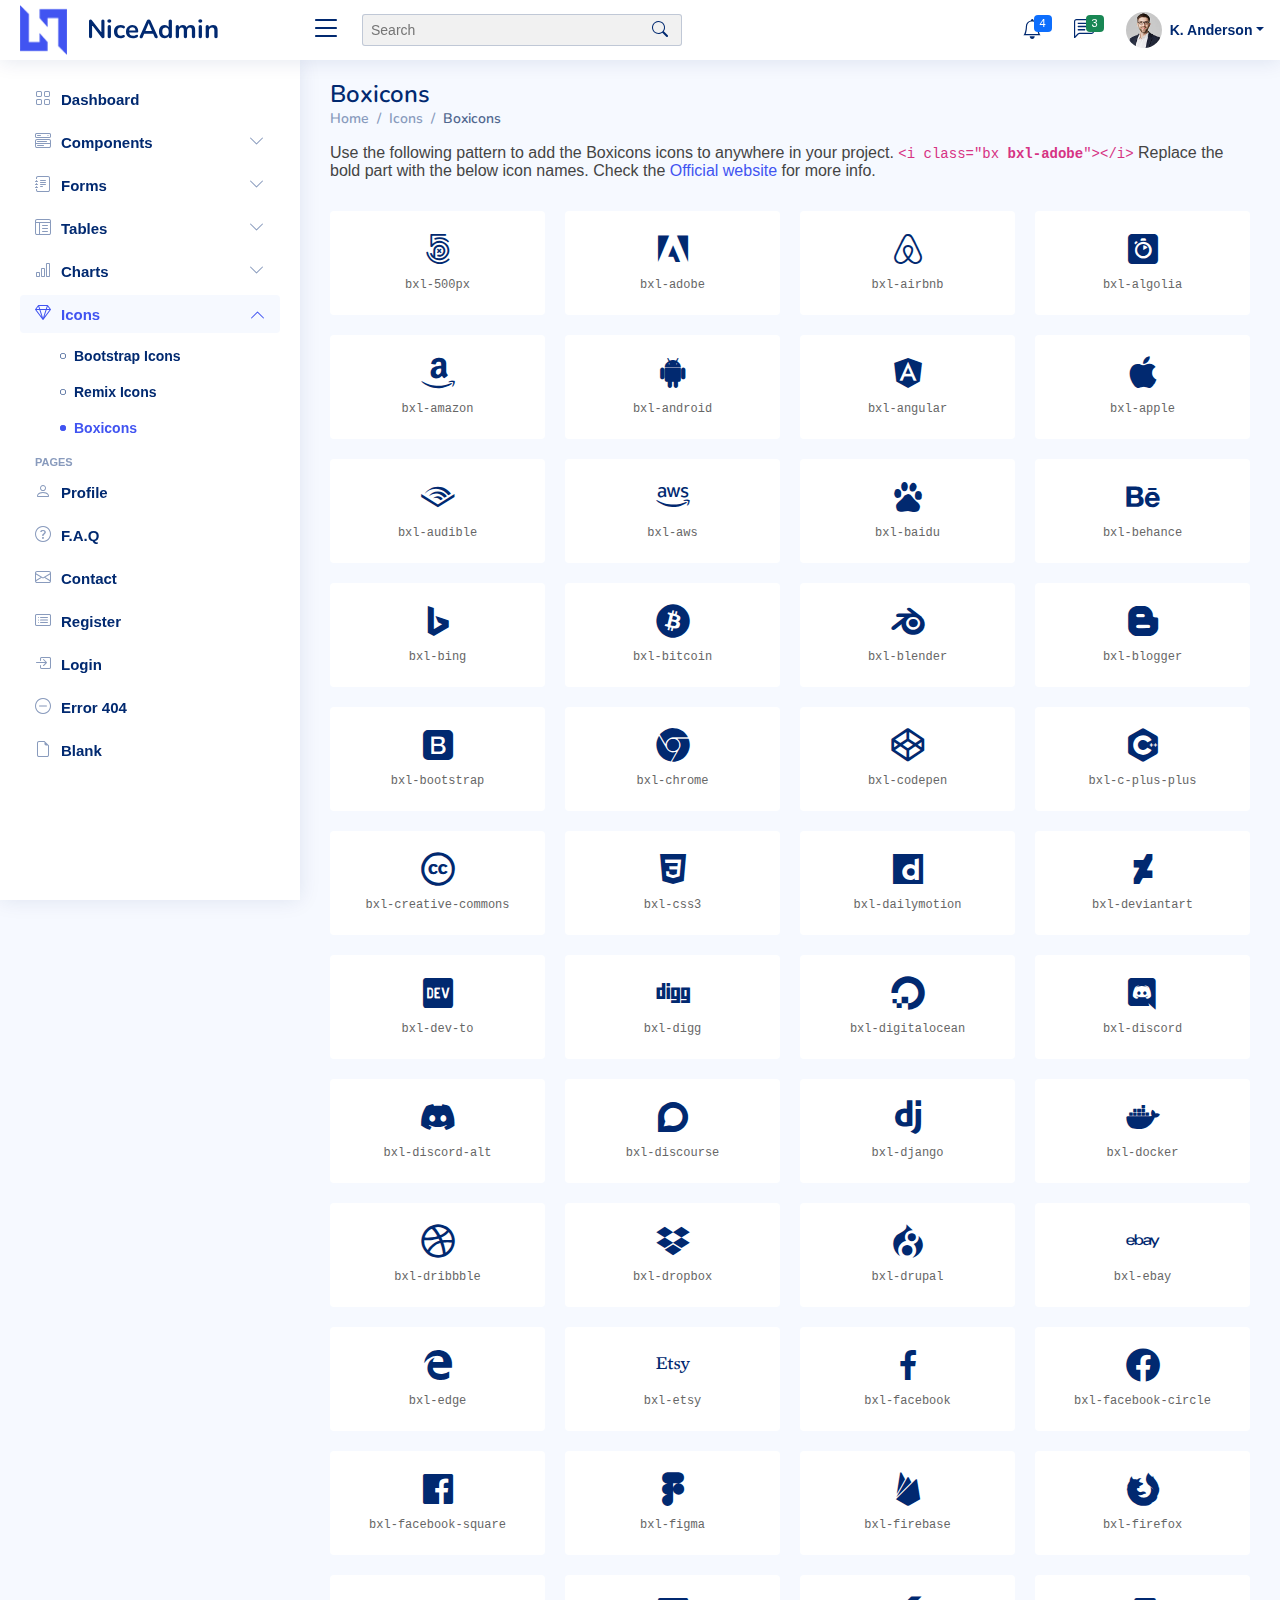
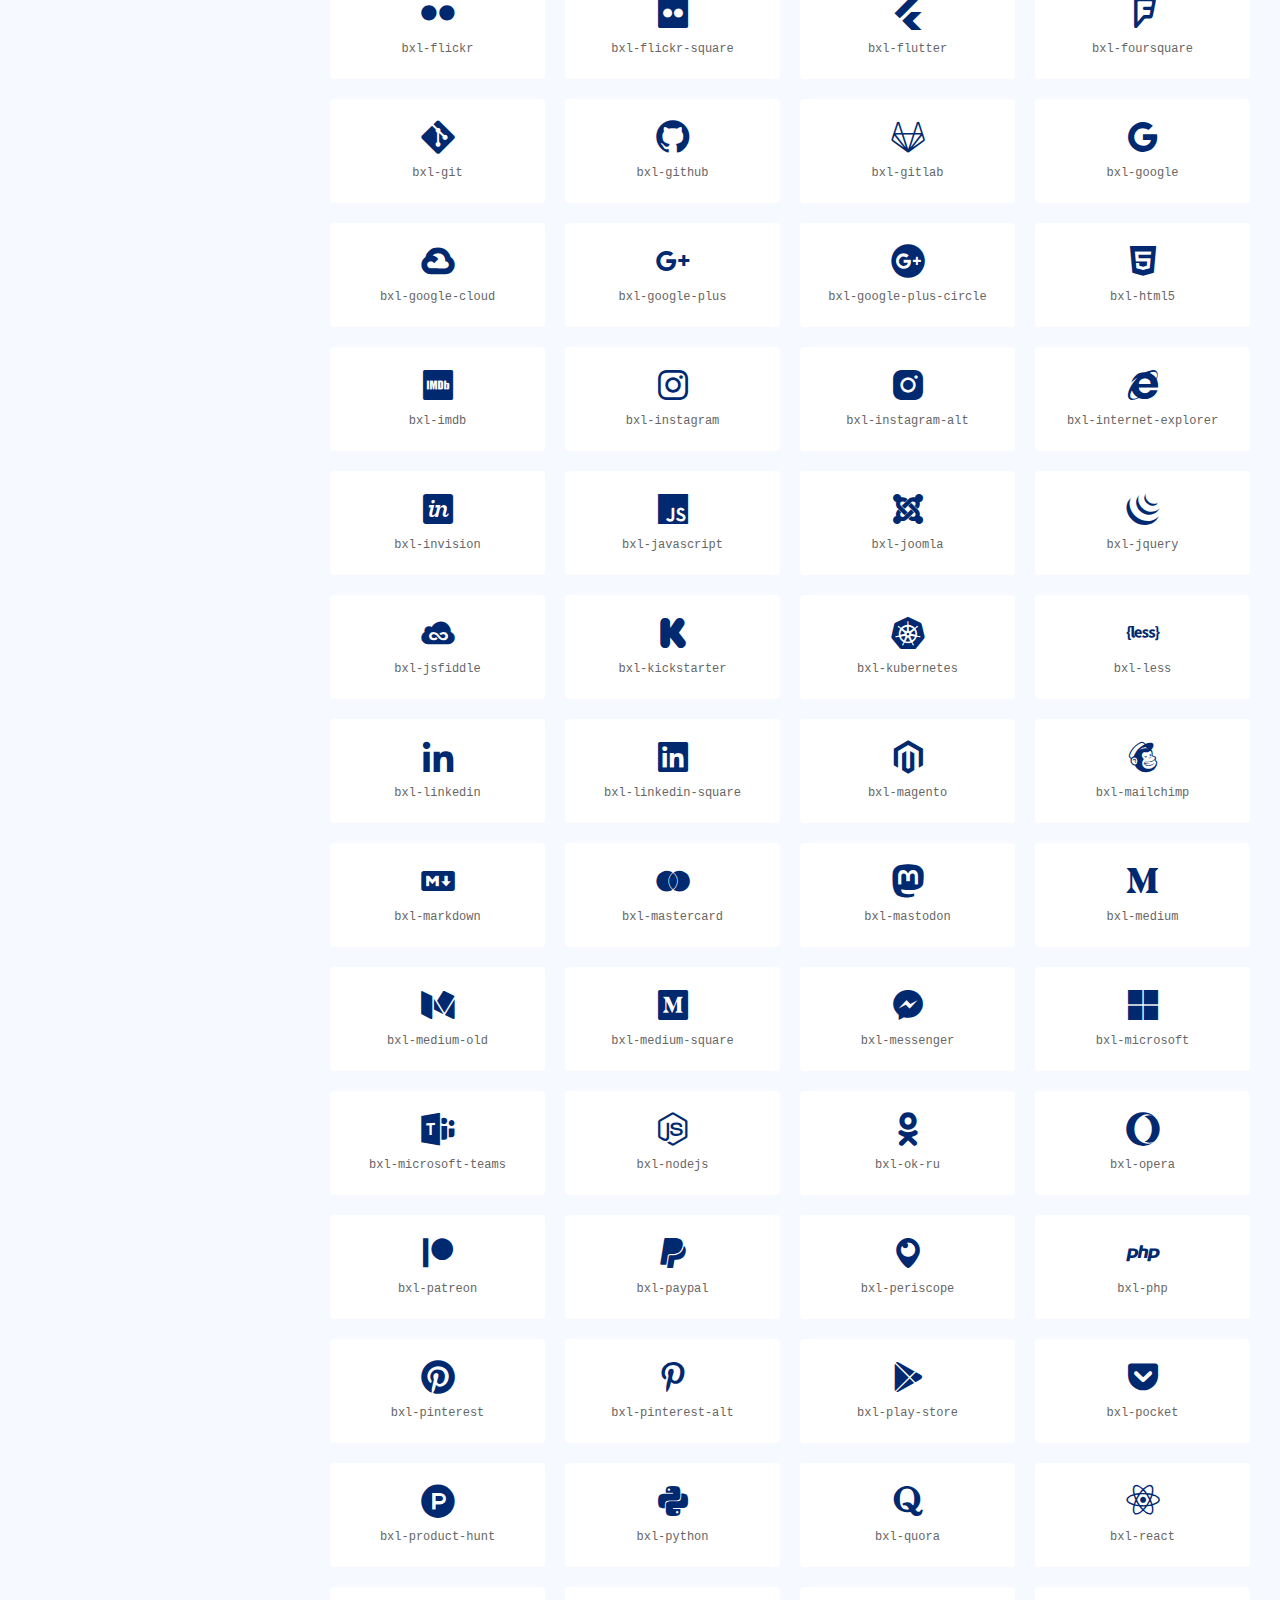
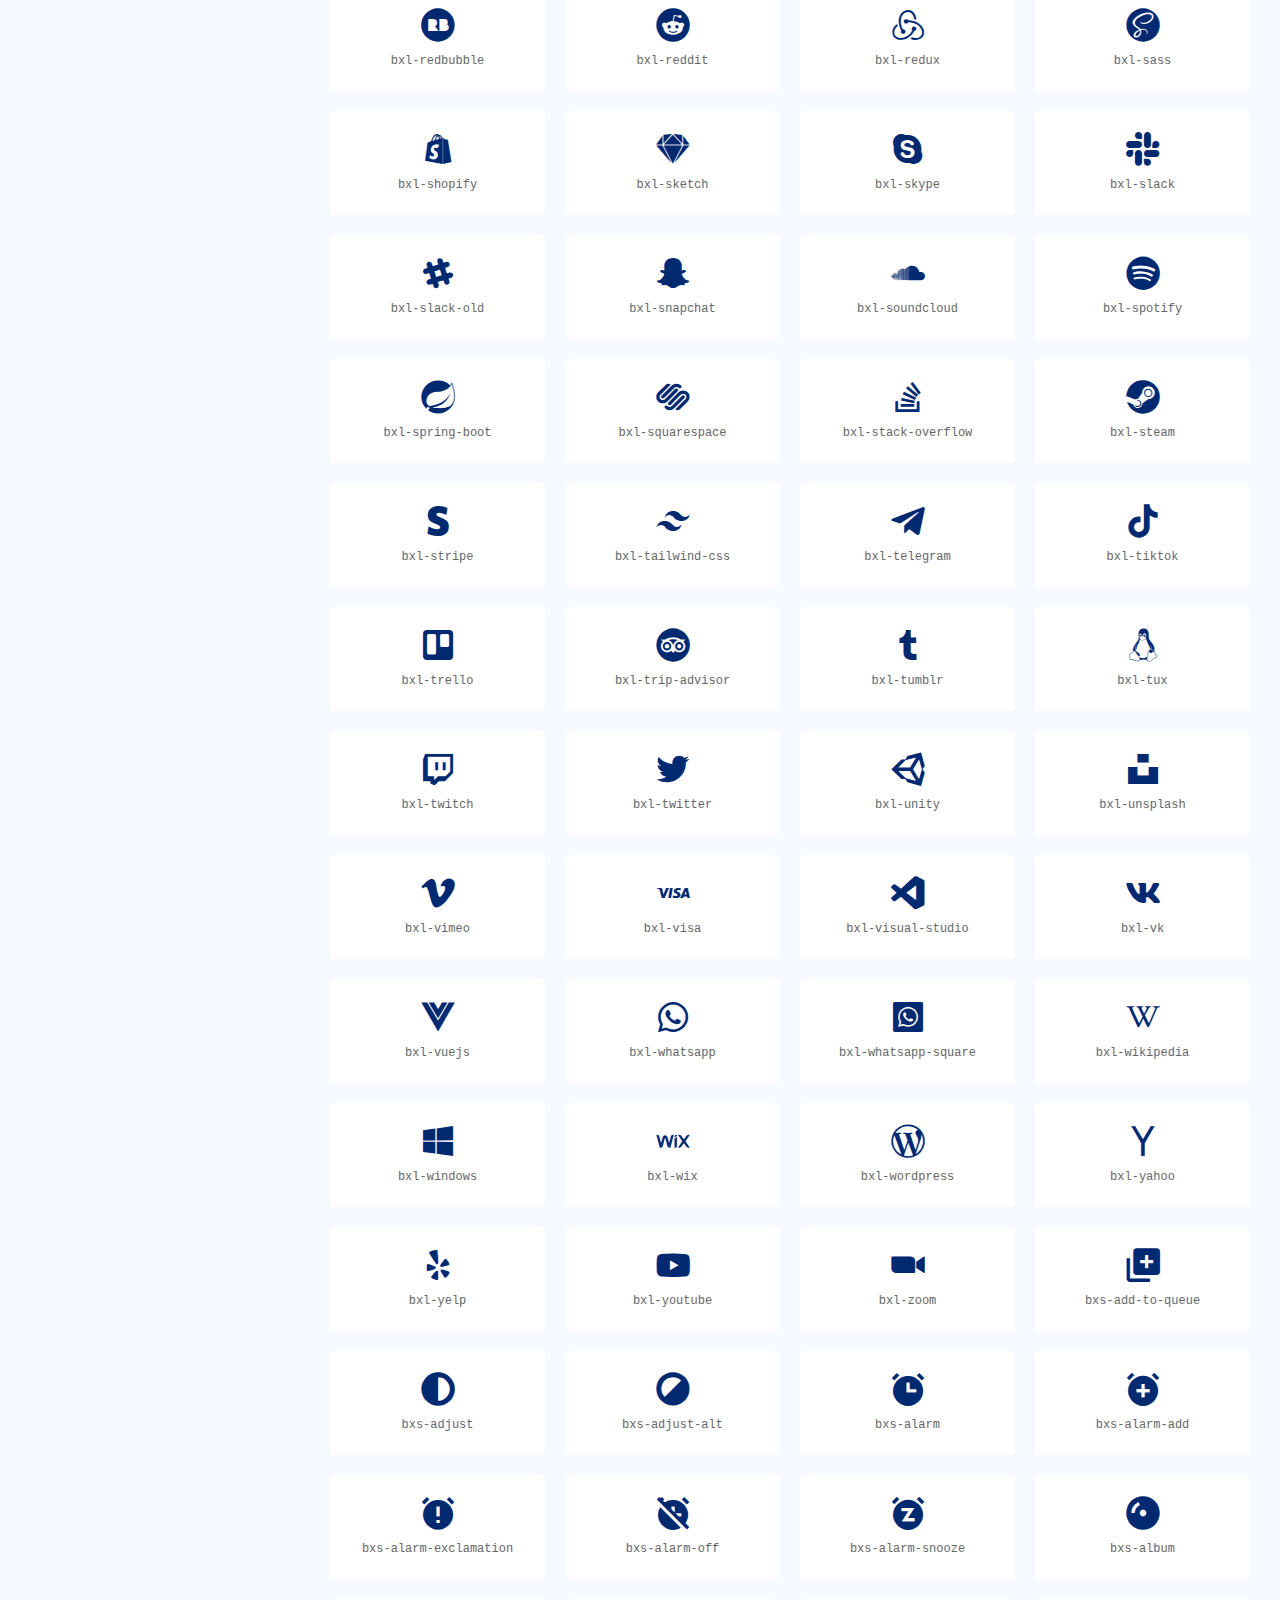
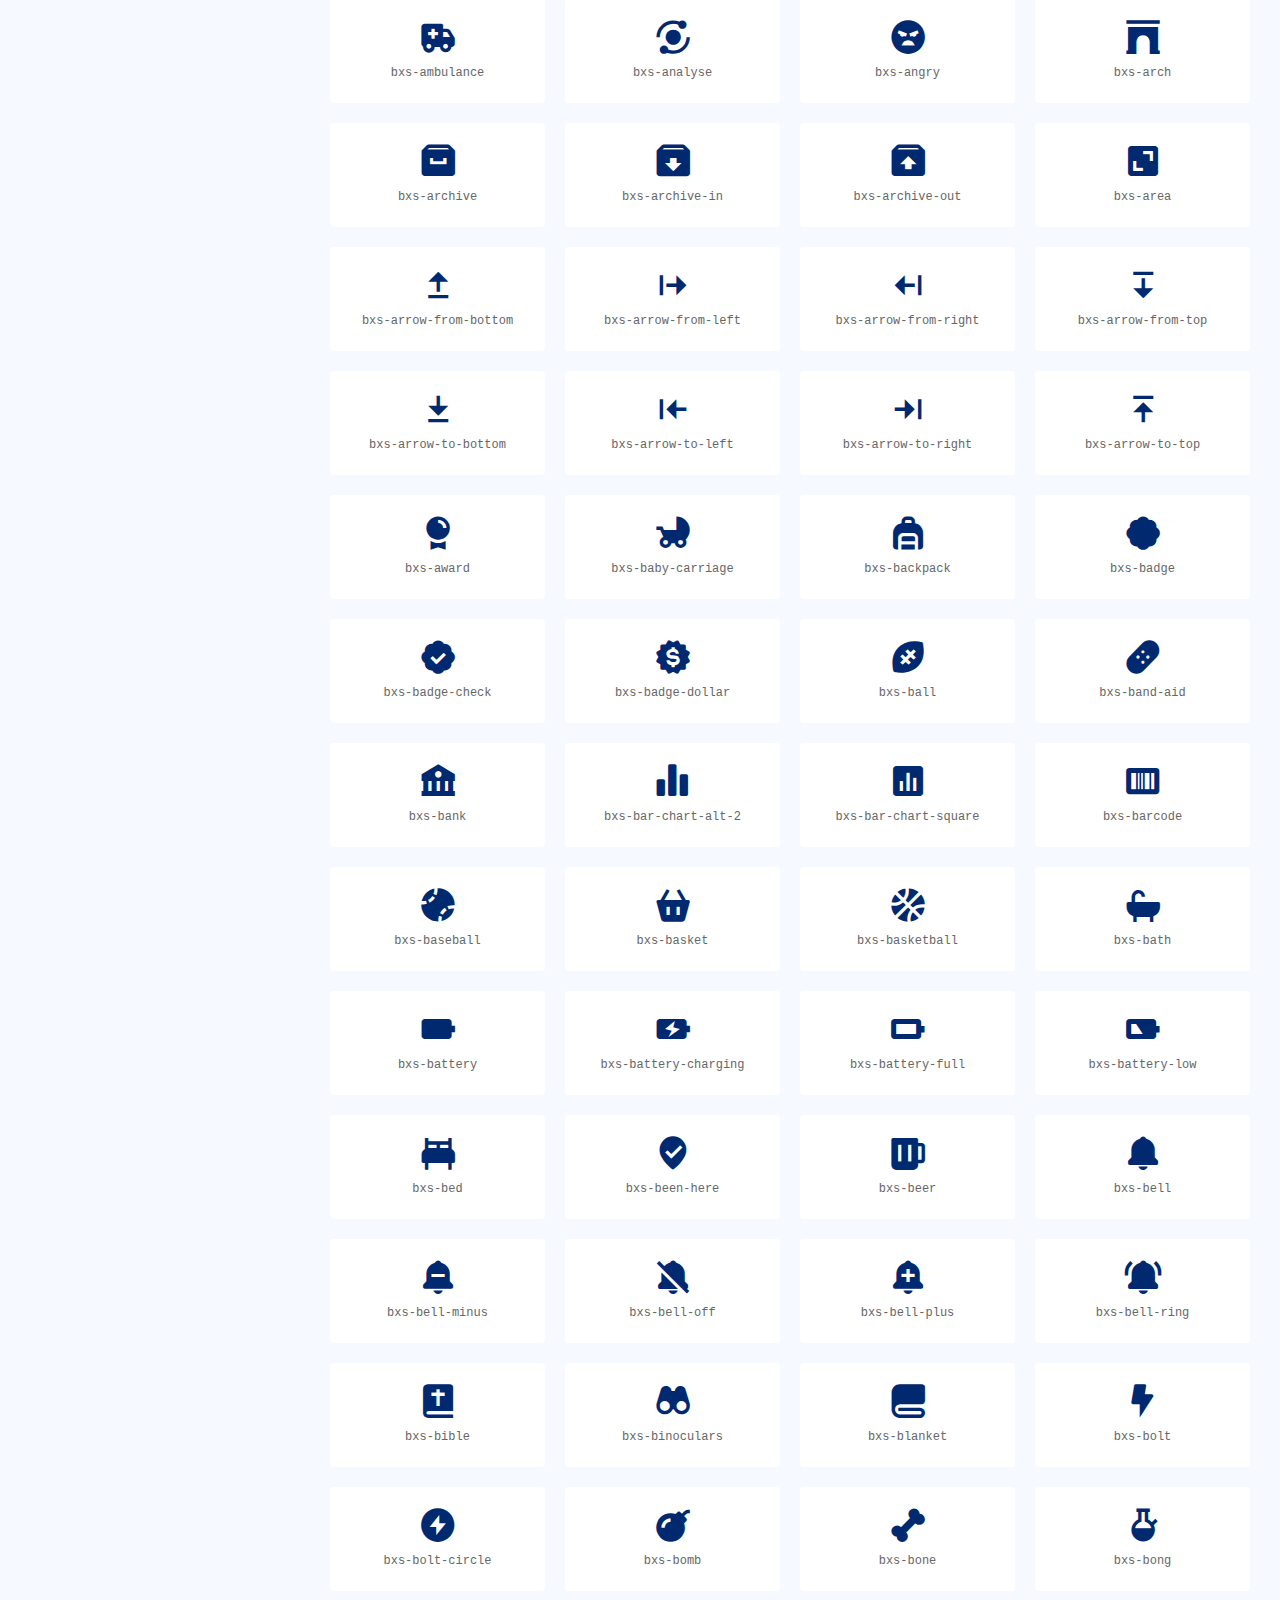
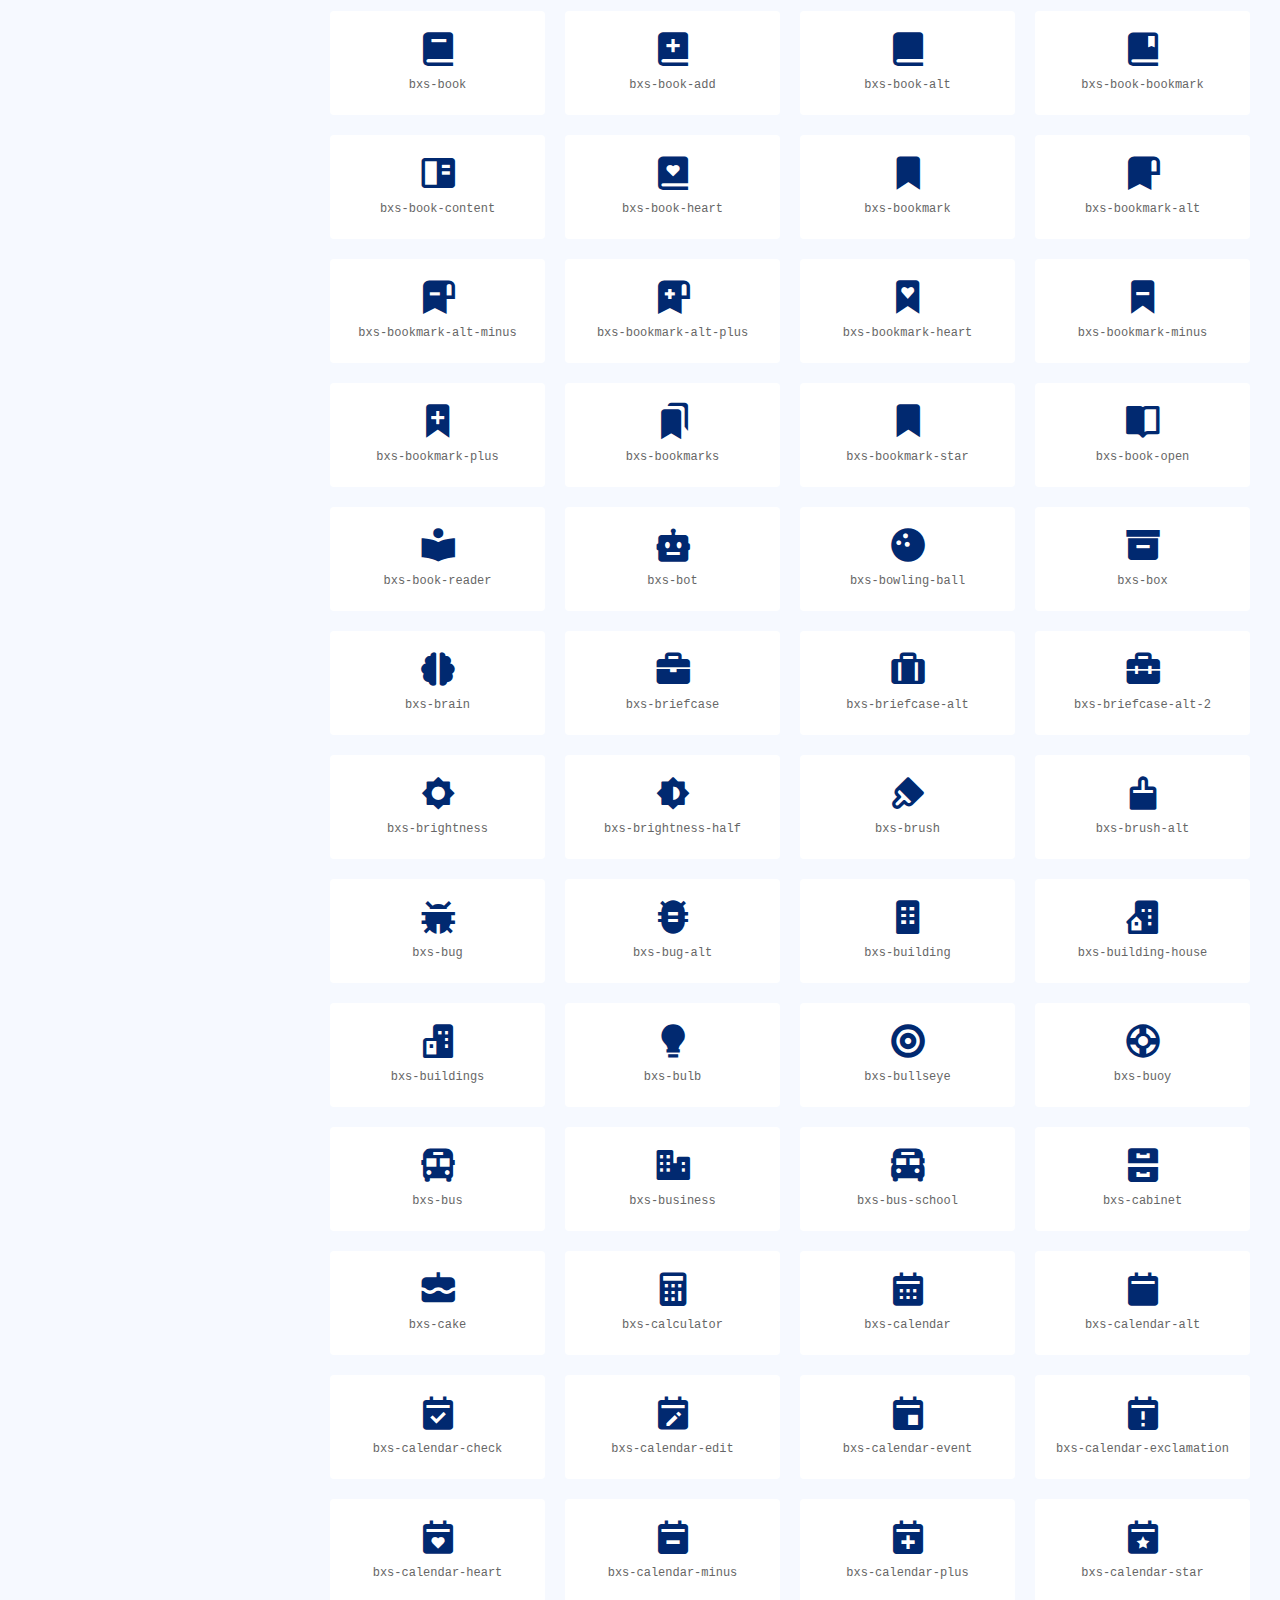
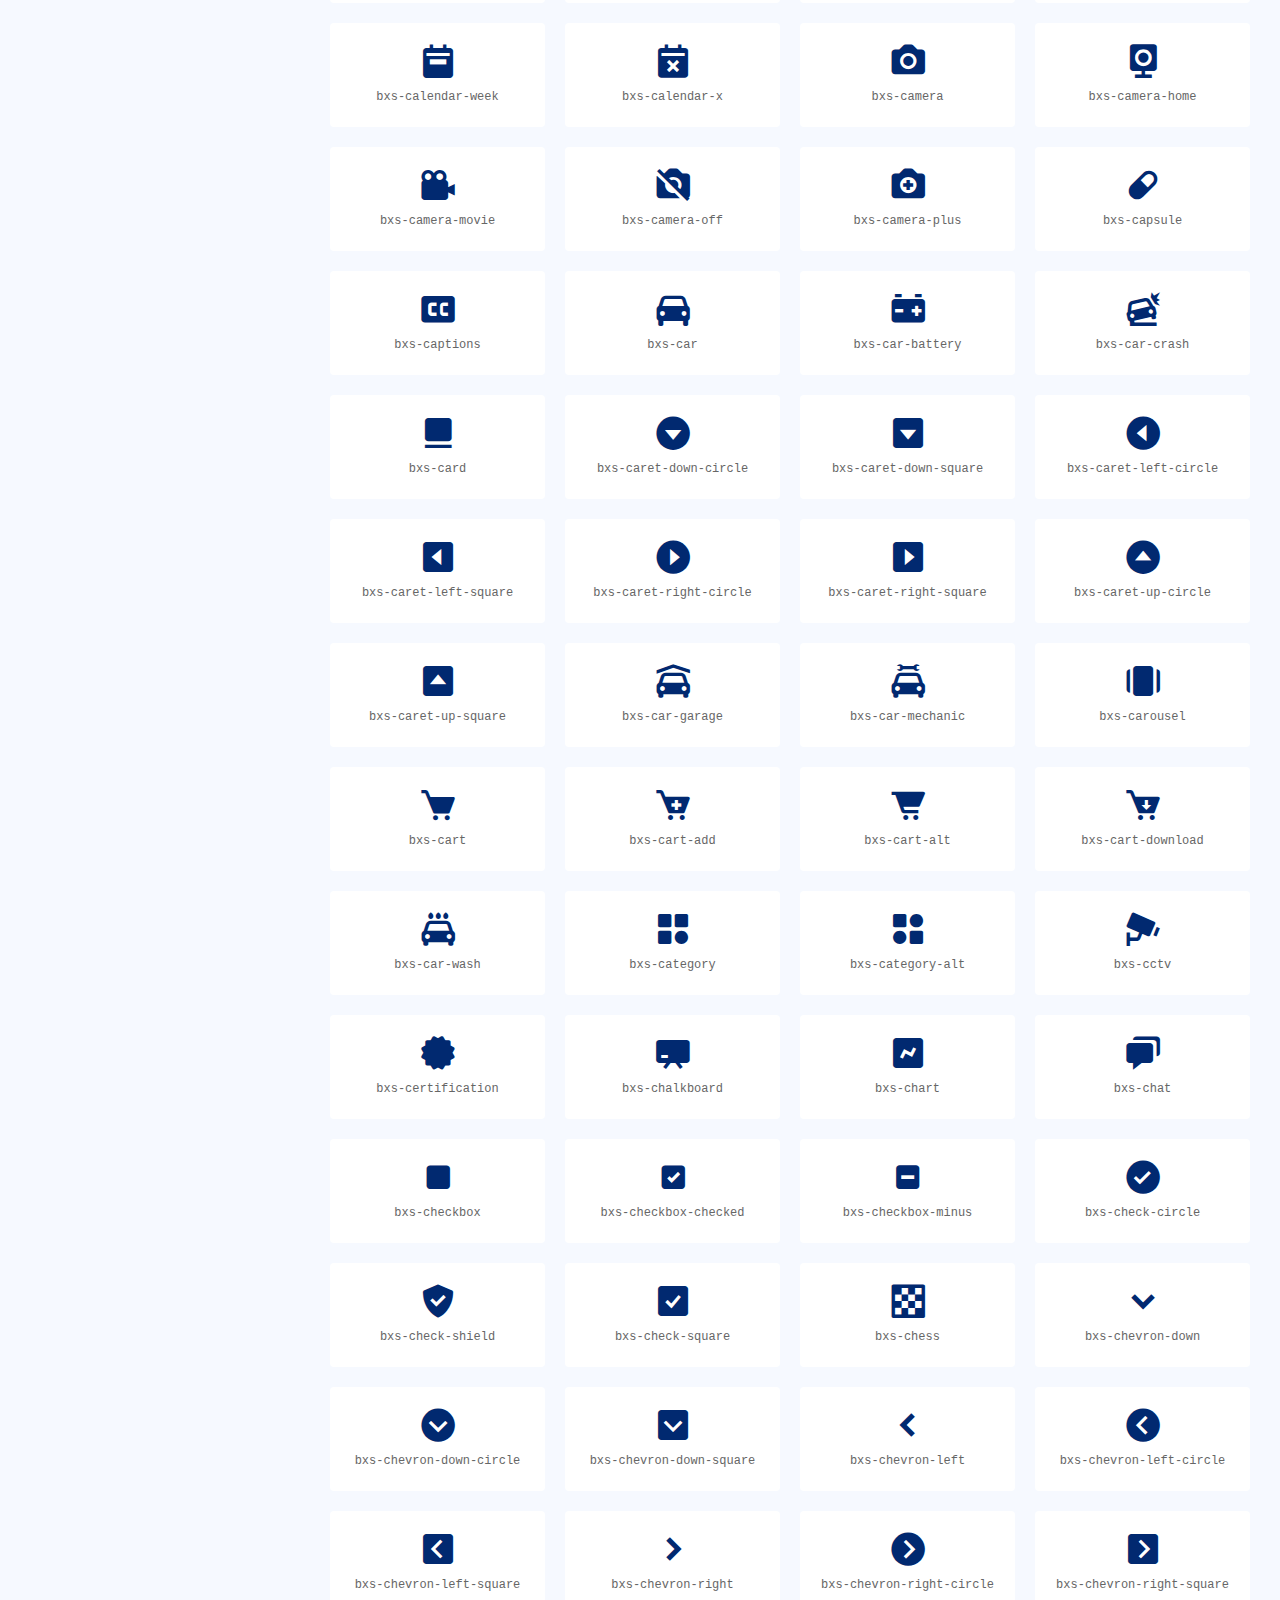
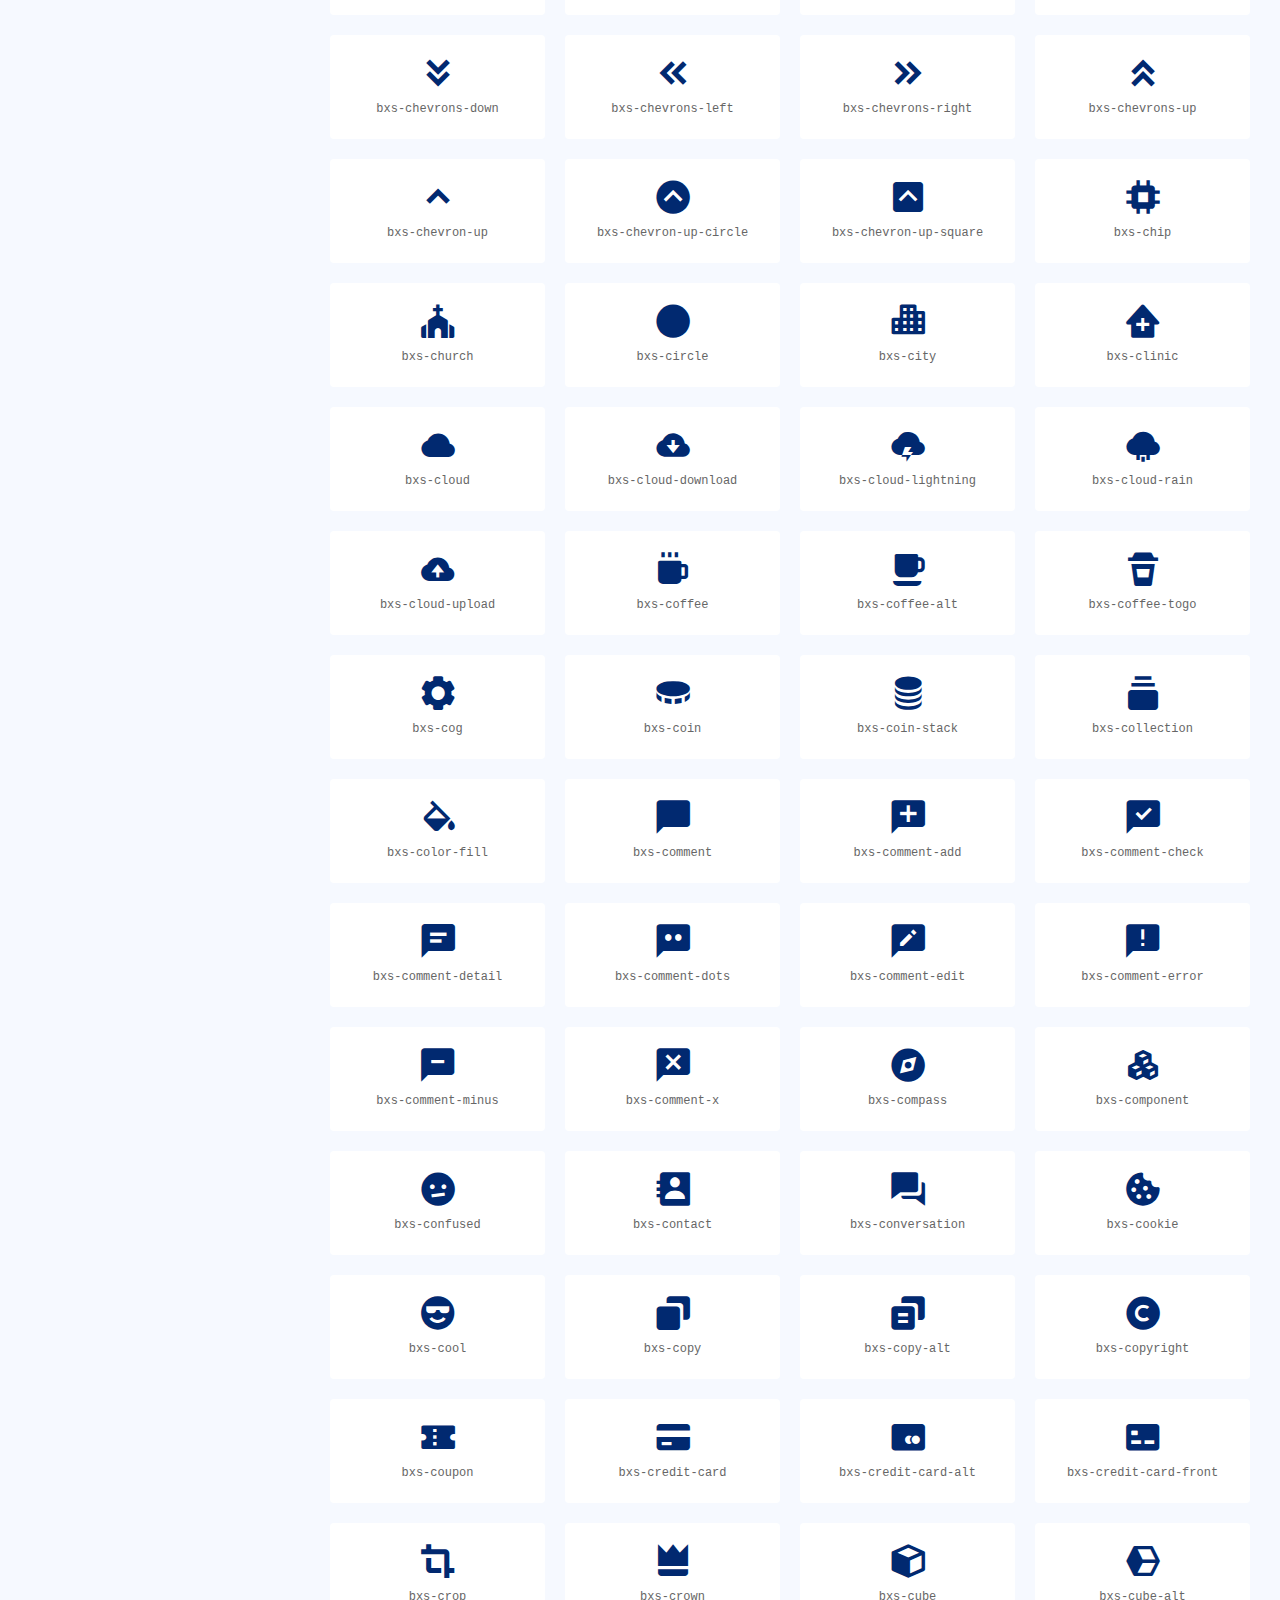
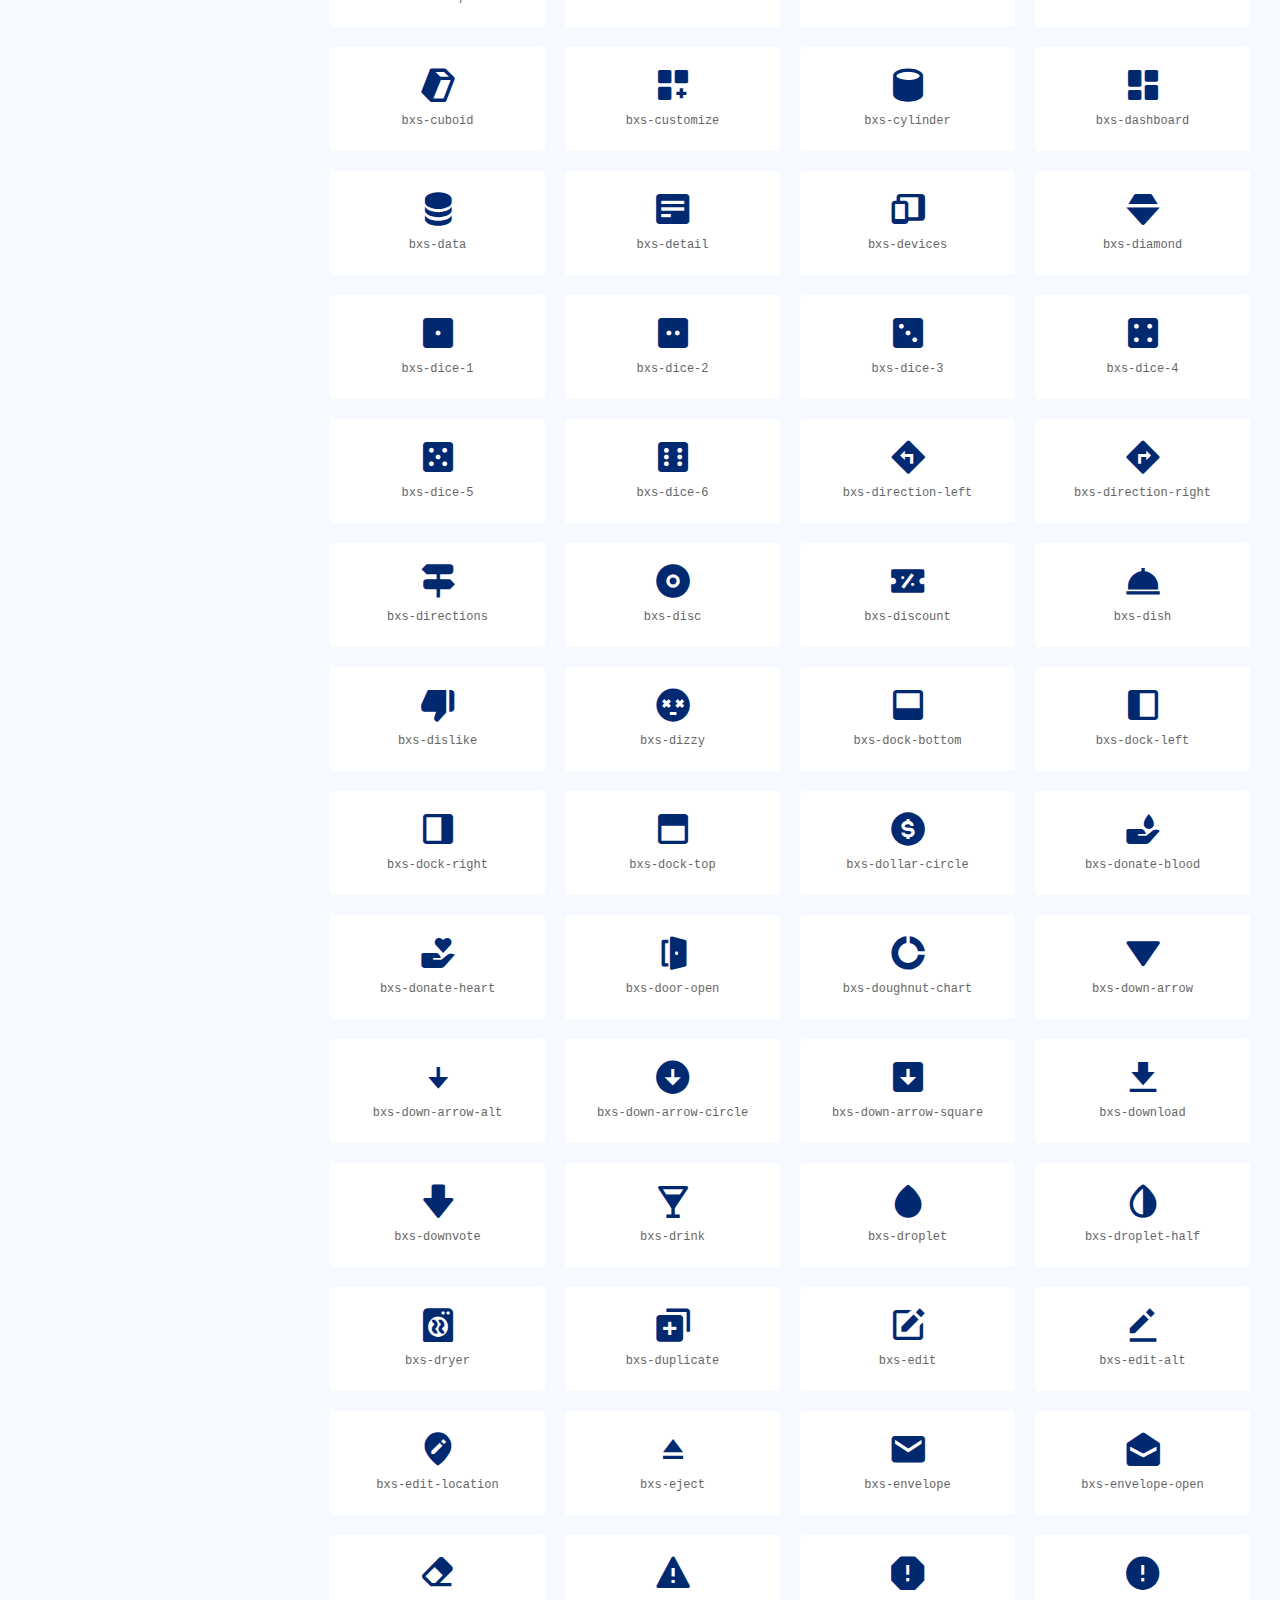
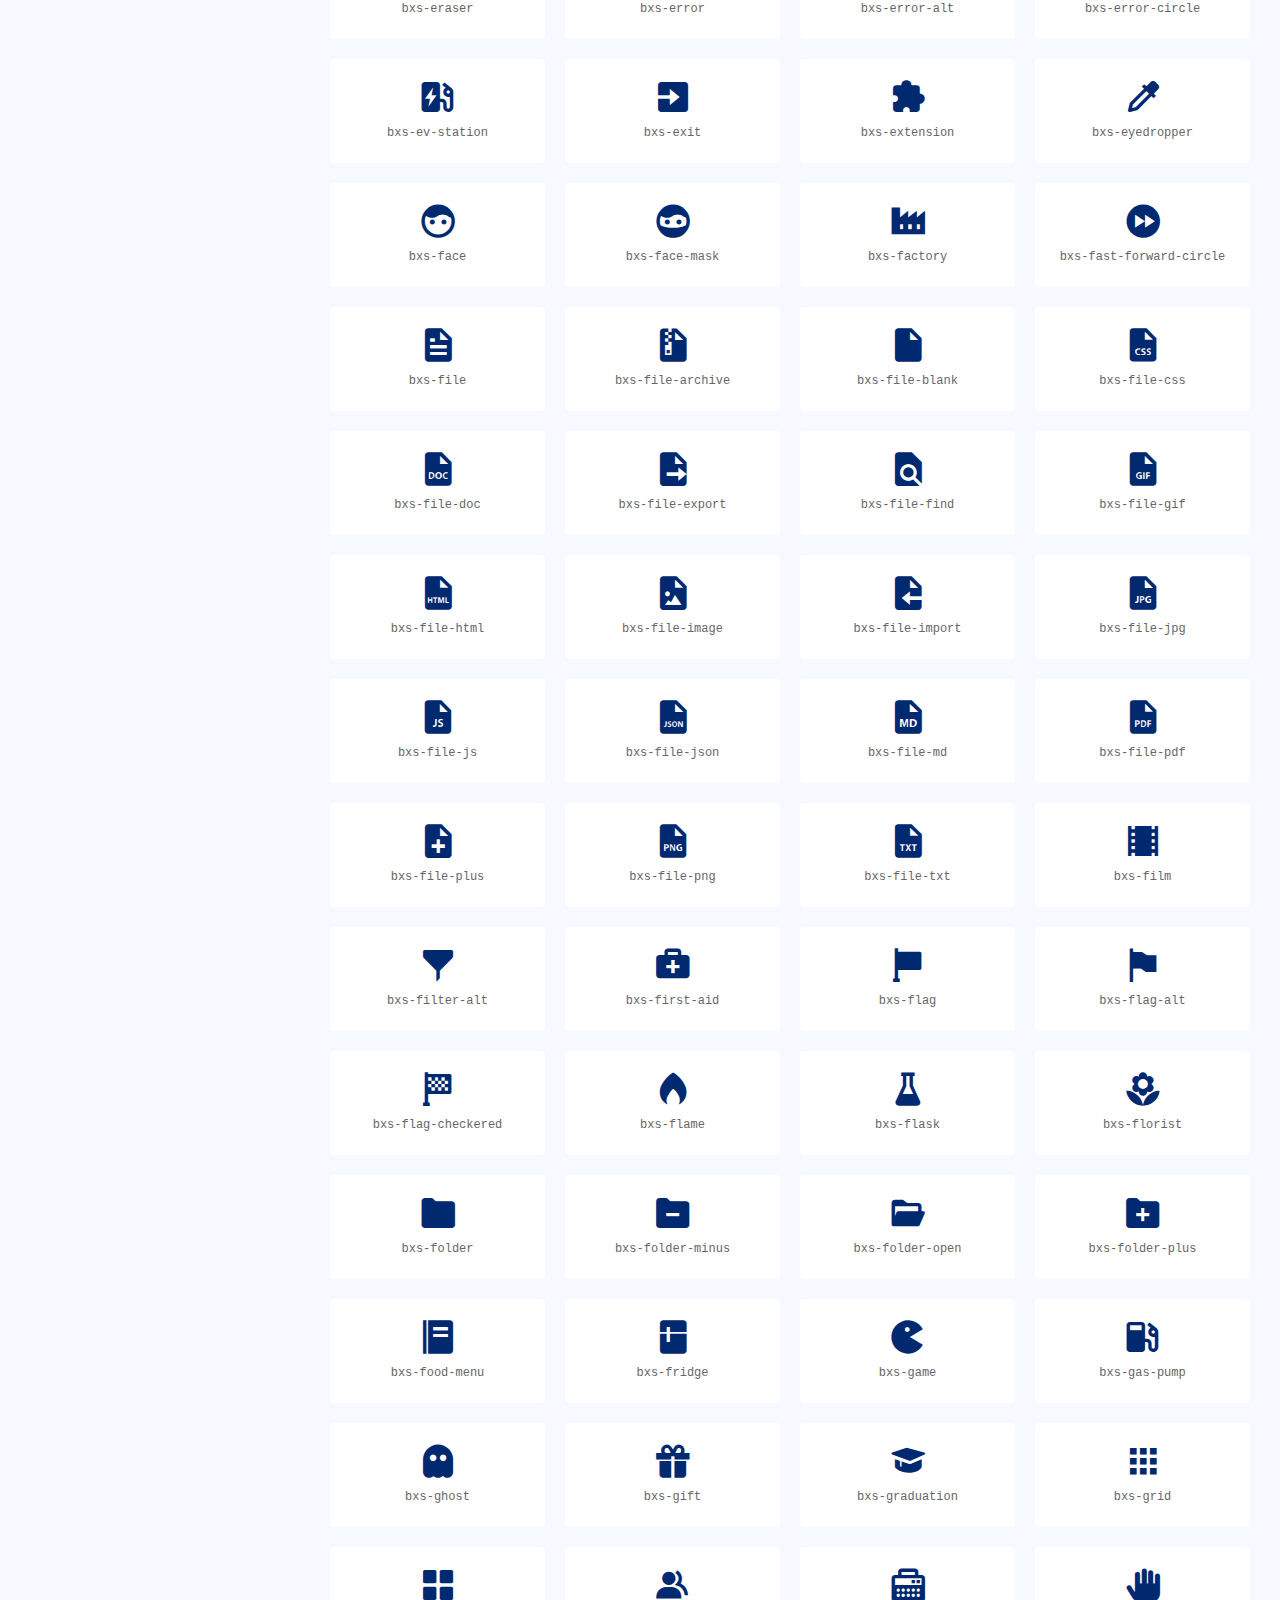
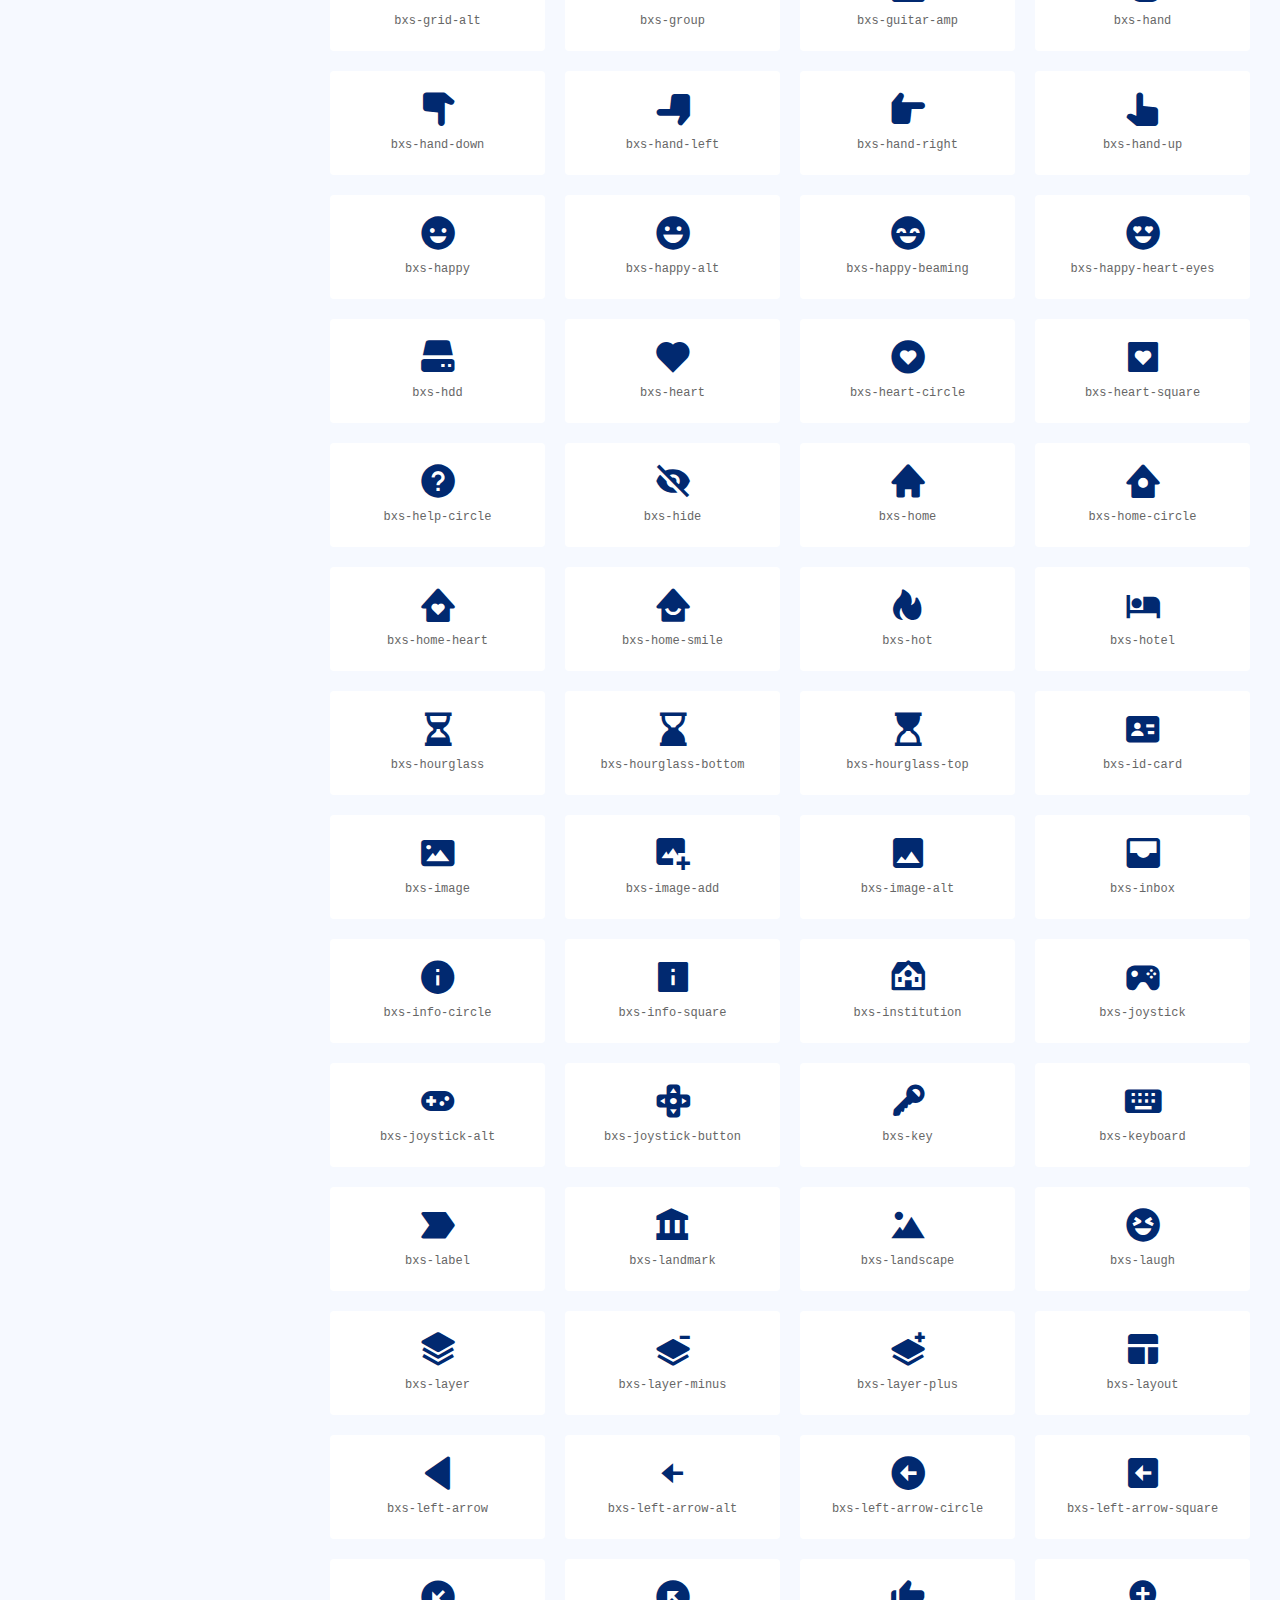
<file: icons-boxicons.html>
<!DOCTYPE html>
<html lang="en">

<head>
  <meta charset="utf-8">
  <meta content="width=device-width, initial-scale=1.0" name="viewport">

  <title>Icons / Boxicons - NiceAdmin Bootstrap Template</title>
  <meta content="" name="description">
  <meta content="" name="keywords">

  <!-- Favicons -->
  <link href="assets/img/favicon.png" rel="icon">
  <link href="assets/img/apple-touch-icon.png" rel="apple-touch-icon">

  <!-- Google Fonts -->
  <link href="https://fonts.gstatic.com" rel="preconnect">
  <link href="https://fonts.googleapis.com/css?family=Open+Sans:300,300i,400,400i,600,600i,700,700i|Nunito:300,300i,400,400i,600,600i,700,700i|Poppins:300,300i,400,400i,500,500i,600,600i,700,700i" rel="stylesheet">

  <!-- Vendor CSS Files -->
  <link href="assets/vendor/bootstrap/css/bootstrap.min.css" rel="stylesheet">
  <link href="assets/vendor/bootstrap-icons/bootstrap-icons.css" rel="stylesheet">
  <link href="assets/vendor/boxicons/css/boxicons.min.css" rel="stylesheet">
  <link href="assets/vendor/quill/quill.snow.css" rel="stylesheet">
  <link href="assets/vendor/quill/quill.bubble.css" rel="stylesheet">
  <link href="assets/vendor/remixicon/remixicon.css" rel="stylesheet">
  <link href="assets/vendor/simple-datatables/style.css" rel="stylesheet">

  <!-- Template Main CSS File -->
  <link href="assets/css/style.css" rel="stylesheet">

  <!-- =======================================================
  * Template Name: NiceAdmin - v2.2.2
  * Template URL: https://bootstrapmade.com/nice-admin-bootstrap-admin-html-template/
  * Author: BootstrapMade.com
  * License: https://bootstrapmade.com/license/
  ======================================================== -->
</head>

<body>

  <!-- ======= Header ======= -->
  <header id="header" class="header fixed-top d-flex align-items-center">

    <div class="d-flex align-items-center justify-content-between">
      <a href="index.html" class="logo d-flex align-items-center">
        <img src="assets/img/logo.png" alt="">
        <span class="d-none d-lg-block">NiceAdmin</span>
      </a>
      <i class="bi bi-list toggle-sidebar-btn"></i>
    </div><!-- End Logo -->

    <div class="search-bar">
      <form class="search-form d-flex align-items-center" method="POST" action="#">
        <input type="text" name="query" placeholder="Search" title="Enter search keyword">
        <button type="submit" title="Search"><i class="bi bi-search"></i></button>
      </form>
    </div><!-- End Search Bar -->

    <nav class="header-nav ms-auto">
      <ul class="d-flex align-items-center">

        <li class="nav-item d-block d-lg-none">
          <a class="nav-link nav-icon search-bar-toggle " href="#">
            <i class="bi bi-search"></i>
          </a>
        </li><!-- End Search Icon-->

        <li class="nav-item dropdown">

          <a class="nav-link nav-icon" href="#" data-bs-toggle="dropdown">
            <i class="bi bi-bell"></i>
            <span class="badge bg-primary badge-number">4</span>
          </a><!-- End Notification Icon -->

          <ul class="dropdown-menu dropdown-menu-end dropdown-menu-arrow notifications">
            <li class="dropdown-header">
              You have 4 new notifications
              <a href="#"><span class="badge rounded-pill bg-primary p-2 ms-2">View all</span></a>
            </li>
            <li>
              <hr class="dropdown-divider">
            </li>

            <li class="notification-item">
              <i class="bi bi-exclamation-circle text-warning"></i>
              <div>
                <h4>Lorem Ipsum</h4>
                <p>Quae dolorem earum veritatis oditseno</p>
                <p>30 min. ago</p>
              </div>
            </li>

            <li>
              <hr class="dropdown-divider">
            </li>

            <li class="notification-item">
              <i class="bi bi-x-circle text-danger"></i>
              <div>
                <h4>Atque rerum nesciunt</h4>
                <p>Quae dolorem earum veritatis oditseno</p>
                <p>1 hr. ago</p>
              </div>
            </li>

            <li>
              <hr class="dropdown-divider">
            </li>

            <li class="notification-item">
              <i class="bi bi-check-circle text-success"></i>
              <div>
                <h4>Sit rerum fuga</h4>
                <p>Quae dolorem earum veritatis oditseno</p>
                <p>2 hrs. ago</p>
              </div>
            </li>

            <li>
              <hr class="dropdown-divider">
            </li>

            <li class="notification-item">
              <i class="bi bi-info-circle text-primary"></i>
              <div>
                <h4>Dicta reprehenderit</h4>
                <p>Quae dolorem earum veritatis oditseno</p>
                <p>4 hrs. ago</p>
              </div>
            </li>

            <li>
              <hr class="dropdown-divider">
            </li>
            <li class="dropdown-footer">
              <a href="#">Show all notifications</a>
            </li>

          </ul><!-- End Notification Dropdown Items -->

        </li><!-- End Notification Nav -->

        <li class="nav-item dropdown">

          <a class="nav-link nav-icon" href="#" data-bs-toggle="dropdown">
            <i class="bi bi-chat-left-text"></i>
            <span class="badge bg-success badge-number">3</span>
          </a><!-- End Messages Icon -->

          <ul class="dropdown-menu dropdown-menu-end dropdown-menu-arrow messages">
            <li class="dropdown-header">
              You have 3 new messages
              <a href="#"><span class="badge rounded-pill bg-primary p-2 ms-2">View all</span></a>
            </li>
            <li>
              <hr class="dropdown-divider">
            </li>

            <li class="message-item">
              <a href="#">
                <img src="assets/img/messages-1.jpg" alt="" class="rounded-circle">
                <div>
                  <h4>Maria Hudson</h4>
                  <p>Velit asperiores et ducimus soluta repudiandae labore officia est ut...</p>
                  <p>4 hrs. ago</p>
                </div>
              </a>
            </li>
            <li>
              <hr class="dropdown-divider">
            </li>

            <li class="message-item">
              <a href="#">
                <img src="assets/img/messages-2.jpg" alt="" class="rounded-circle">
                <div>
                  <h4>Anna Nelson</h4>
                  <p>Velit asperiores et ducimus soluta repudiandae labore officia est ut...</p>
                  <p>6 hrs. ago</p>
                </div>
              </a>
            </li>
            <li>
              <hr class="dropdown-divider">
            </li>

            <li class="message-item">
              <a href="#">
                <img src="assets/img/messages-3.jpg" alt="" class="rounded-circle">
                <div>
                  <h4>David Muldon</h4>
                  <p>Velit asperiores et ducimus soluta repudiandae labore officia est ut...</p>
                  <p>8 hrs. ago</p>
                </div>
              </a>
            </li>
            <li>
              <hr class="dropdown-divider">
            </li>

            <li class="dropdown-footer">
              <a href="#">Show all messages</a>
            </li>

          </ul><!-- End Messages Dropdown Items -->

        </li><!-- End Messages Nav -->

        <li class="nav-item dropdown pe-3">

          <a class="nav-link nav-profile d-flex align-items-center pe-0" href="#" data-bs-toggle="dropdown">
            <img src="assets/img/profile-img.jpg" alt="Profile" class="rounded-circle">
            <span class="d-none d-md-block dropdown-toggle ps-2">K. Anderson</span>
          </a><!-- End Profile Iamge Icon -->

          <ul class="dropdown-menu dropdown-menu-end dropdown-menu-arrow profile">
            <li class="dropdown-header">
              <h6>Kevin Anderson</h6>
              <span>Web Designer</span>
            </li>
            <li>
              <hr class="dropdown-divider">
            </li>

            <li>
              <a class="dropdown-item d-flex align-items-center" href="users-profile.html">
                <i class="bi bi-person"></i>
                <span>My Profile</span>
              </a>
            </li>
            <li>
              <hr class="dropdown-divider">
            </li>

            <li>
              <a class="dropdown-item d-flex align-items-center" href="users-profile.html">
                <i class="bi bi-gear"></i>
                <span>Account Settings</span>
              </a>
            </li>
            <li>
              <hr class="dropdown-divider">
            </li>

            <li>
              <a class="dropdown-item d-flex align-items-center" href="pages-faq.html">
                <i class="bi bi-question-circle"></i>
                <span>Need Help?</span>
              </a>
            </li>
            <li>
              <hr class="dropdown-divider">
            </li>

            <li>
              <a class="dropdown-item d-flex align-items-center" href="#">
                <i class="bi bi-box-arrow-right"></i>
                <span>Sign Out</span>
              </a>
            </li>

          </ul><!-- End Profile Dropdown Items -->
        </li><!-- End Profile Nav -->

      </ul>
    </nav><!-- End Icons Navigation -->

  </header><!-- End Header -->

  <!-- ======= Sidebar ======= -->
  <aside id="sidebar" class="sidebar">

    <ul class="sidebar-nav" id="sidebar-nav">

      <li class="nav-item">
        <a class="nav-link collapsed" href="index.html">
          <i class="bi bi-grid"></i>
          <span>Dashboard</span>
        </a>
      </li><!-- End Dashboard Nav -->

      <li class="nav-item">
        <a class="nav-link collapsed" data-bs-target="#components-nav" data-bs-toggle="collapse" href="#">
          <i class="bi bi-menu-button-wide"></i><span>Components</span><i class="bi bi-chevron-down ms-auto"></i>
        </a>
        <ul id="components-nav" class="nav-content collapse " data-bs-parent="#sidebar-nav">
          <li>
            <a href="components-alerts.html">
              <i class="bi bi-circle"></i><span>Alerts</span>
            </a>
          </li>
          <li>
            <a href="components-accordion.html">
              <i class="bi bi-circle"></i><span>Accordion</span>
            </a>
          </li>
          <li>
            <a href="components-badges.html">
              <i class="bi bi-circle"></i><span>Badges</span>
            </a>
          </li>
          <li>
            <a href="components-breadcrumbs.html">
              <i class="bi bi-circle"></i><span>Breadcrumbs</span>
            </a>
          </li>
          <li>
            <a href="components-buttons.html">
              <i class="bi bi-circle"></i><span>Buttons</span>
            </a>
          </li>
          <li>
            <a href="components-cards.html">
              <i class="bi bi-circle"></i><span>Cards</span>
            </a>
          </li>
          <li>
            <a href="components-carousel.html">
              <i class="bi bi-circle"></i><span>Carousel</span>
            </a>
          </li>
          <li>
            <a href="components-list-group.html">
              <i class="bi bi-circle"></i><span>List group</span>
            </a>
          </li>
          <li>
            <a href="components-modal.html">
              <i class="bi bi-circle"></i><span>Modal</span>
            </a>
          </li>
          <li>
            <a href="components-tabs.html">
              <i class="bi bi-circle"></i><span>Tabs</span>
            </a>
          </li>
          <li>
            <a href="components-pagination.html">
              <i class="bi bi-circle"></i><span>Pagination</span>
            </a>
          </li>
          <li>
            <a href="components-progress.html">
              <i class="bi bi-circle"></i><span>Progress</span>
            </a>
          </li>
          <li>
            <a href="components-spinners.html">
              <i class="bi bi-circle"></i><span>Spinners</span>
            </a>
          </li>
          <li>
            <a href="components-tooltips.html">
              <i class="bi bi-circle"></i><span>Tooltips</span>
            </a>
          </li>
        </ul>
      </li><!-- End Components Nav -->

      <li class="nav-item">
        <a class="nav-link collapsed" data-bs-target="#forms-nav" data-bs-toggle="collapse" href="#">
          <i class="bi bi-journal-text"></i><span>Forms</span><i class="bi bi-chevron-down ms-auto"></i>
        </a>
        <ul id="forms-nav" class="nav-content collapse " data-bs-parent="#sidebar-nav">
          <li>
            <a href="forms-elements.html">
              <i class="bi bi-circle"></i><span>Form Elements</span>
            </a>
          </li>
          <li>
            <a href="forms-layouts.html">
              <i class="bi bi-circle"></i><span>Form Layouts</span>
            </a>
          </li>
          <li>
            <a href="forms-editors.html">
              <i class="bi bi-circle"></i><span>Form Editors</span>
            </a>
          </li>
          <li>
            <a href="forms-validation.html">
              <i class="bi bi-circle"></i><span>Form Validation</span>
            </a>
          </li>
        </ul>
      </li><!-- End Forms Nav -->

      <li class="nav-item">
        <a class="nav-link collapsed" data-bs-target="#tables-nav" data-bs-toggle="collapse" href="#">
          <i class="bi bi-layout-text-window-reverse"></i><span>Tables</span><i class="bi bi-chevron-down ms-auto"></i>
        </a>
        <ul id="tables-nav" class="nav-content collapse " data-bs-parent="#sidebar-nav">
          <li>
            <a href="tables-general.html">
              <i class="bi bi-circle"></i><span>General Tables</span>
            </a>
          </li>
          <li>
            <a href="tables-data.html">
              <i class="bi bi-circle"></i><span>Data Tables</span>
            </a>
          </li>
        </ul>
      </li><!-- End Tables Nav -->

      <li class="nav-item">
        <a class="nav-link collapsed" data-bs-target="#charts-nav" data-bs-toggle="collapse" href="#">
          <i class="bi bi-bar-chart"></i><span>Charts</span><i class="bi bi-chevron-down ms-auto"></i>
        </a>
        <ul id="charts-nav" class="nav-content collapse " data-bs-parent="#sidebar-nav">
          <li>
            <a href="charts-chartjs.html">
              <i class="bi bi-circle"></i><span>Chart.js</span>
            </a>
          </li>
          <li>
            <a href="charts-apexcharts.html">
              <i class="bi bi-circle"></i><span>ApexCharts</span>
            </a>
          </li>
          <li>
            <a href="charts-echarts.html">
              <i class="bi bi-circle"></i><span>ECharts</span>
            </a>
          </li>
        </ul>
      </li><!-- End Charts Nav -->

      <li class="nav-item">
        <a class="nav-link " data-bs-target="#icons-nav" data-bs-toggle="collapse" href="#">
          <i class="bi bi-gem"></i><span>Icons</span><i class="bi bi-chevron-down ms-auto"></i>
        </a>
        <ul id="icons-nav" class="nav-content collapse show" data-bs-parent="#sidebar-nav">
          <li>
            <a href="icons-bootstrap.html">
              <i class="bi bi-circle"></i><span>Bootstrap Icons</span>
            </a>
          </li>
          <li>
            <a href="icons-remix.html">
              <i class="bi bi-circle"></i><span>Remix Icons</span>
            </a>
          </li>
          <li>
            <a href="icons-boxicons.html" class="active">
              <i class="bi bi-circle"></i><span>Boxicons</span>
            </a>
          </li>
        </ul>
      </li><!-- End Icons Nav -->

      <li class="nav-heading">Pages</li>

      <li class="nav-item">
        <a class="nav-link collapsed" href="users-profile.html">
          <i class="bi bi-person"></i>
          <span>Profile</span>
        </a>
      </li><!-- End Profile Page Nav -->

      <li class="nav-item">
        <a class="nav-link collapsed" href="pages-faq.html">
          <i class="bi bi-question-circle"></i>
          <span>F.A.Q</span>
        </a>
      </li><!-- End F.A.Q Page Nav -->

      <li class="nav-item">
        <a class="nav-link collapsed" href="pages-contact.html">
          <i class="bi bi-envelope"></i>
          <span>Contact</span>
        </a>
      </li><!-- End Contact Page Nav -->

      <li class="nav-item">
        <a class="nav-link collapsed" href="pages-register.html">
          <i class="bi bi-card-list"></i>
          <span>Register</span>
        </a>
      </li><!-- End Register Page Nav -->

      <li class="nav-item">
        <a class="nav-link collapsed" href="pages-login.html">
          <i class="bi bi-box-arrow-in-right"></i>
          <span>Login</span>
        </a>
      </li><!-- End Login Page Nav -->

      <li class="nav-item">
        <a class="nav-link collapsed" href="pages-error-404.html">
          <i class="bi bi-dash-circle"></i>
          <span>Error 404</span>
        </a>
      </li><!-- End Error 404 Page Nav -->

      <li class="nav-item">
        <a class="nav-link collapsed" href="pages-blank.html">
          <i class="bi bi-file-earmark"></i>
          <span>Blank</span>
        </a>
      </li><!-- End Blank Page Nav -->

    </ul>

  </aside><!-- End Sidebar-->

  <main id="main" class="main">

    <div class="pagetitle">
      <h1>Boxicons</h1>
      <nav>
        <ol class="breadcrumb">
          <li class="breadcrumb-item"><a href="index.html">Home</a></li>
          <li class="breadcrumb-item">Icons</li>
          <li class="breadcrumb-item active">Boxicons</li>
        </ol>
      </nav>
    </div><!-- End Page Title -->

    <section class="section">
      <p>
        Use the following pattern to add the Boxicons icons to anywhere in your project. <code>&lt;i class=&quot;bx <strong>bxl-adobe</strong>&quot;&gt;&lt;/i&gt;</code> Replace the bold part with the below icon names.
        Check the <a href="https://boxicons.com/" target="_blank">Official website</a> for more info.
      </p>

      <div class="iconslist">

        <div class="icon">
          <i class="bx bxl-500px"></i>
          <div class="label">bxl-500px</div>
        </div>
        <div class="icon">
          <i class="bx bxl-adobe"></i>
          <div class="label">bxl-adobe</div>
        </div>
        <div class="icon">
          <i class="bx bxl-airbnb"></i>
          <div class="label">bxl-airbnb</div>
        </div>
        <div class="icon">
          <i class="bx bxl-algolia"></i>
          <div class="label">bxl-algolia</div>
        </div>
        <div class="icon">
          <i class="bx bxl-amazon"></i>
          <div class="label">bxl-amazon</div>
        </div>
        <div class="icon">
          <i class="bx bxl-android"></i>
          <div class="label">bxl-android</div>
        </div>
        <div class="icon">
          <i class="bx bxl-angular"></i>
          <div class="label">bxl-angular</div>
        </div>
        <div class="icon">
          <i class="bx bxl-apple"></i>
          <div class="label">bxl-apple</div>
        </div>
        <div class="icon">
          <i class="bx bxl-audible"></i>
          <div class="label">bxl-audible</div>
        </div>
        <div class="icon">
          <i class="bx bxl-aws"></i>
          <div class="label">bxl-aws</div>
        </div>
        <div class="icon">
          <i class="bx bxl-baidu"></i>
          <div class="label">bxl-baidu</div>
        </div>
        <div class="icon">
          <i class="bx bxl-behance"></i>
          <div class="label">bxl-behance</div>
        </div>
        <div class="icon">
          <i class="bx bxl-bing"></i>
          <div class="label">bxl-bing</div>
        </div>
        <div class="icon">
          <i class="bx bxl-bitcoin"></i>
          <div class="label">bxl-bitcoin</div>
        </div>
        <div class="icon">
          <i class="bx bxl-blender"></i>
          <div class="label">bxl-blender</div>
        </div>
        <div class="icon">
          <i class="bx bxl-blogger"></i>
          <div class="label">bxl-blogger</div>
        </div>
        <div class="icon">
          <i class="bx bxl-bootstrap"></i>
          <div class="label">bxl-bootstrap</div>
        </div>
        <div class="icon">
          <i class="bx bxl-chrome"></i>
          <div class="label">bxl-chrome</div>
        </div>
        <div class="icon">
          <i class="bx bxl-codepen"></i>
          <div class="label">bxl-codepen</div>
        </div>
        <div class="icon">
          <i class="bx bxl-c-plus-plus"></i>
          <div class="label">bxl-c-plus-plus</div>
        </div>
        <div class="icon">
          <i class="bx bxl-creative-commons"></i>
          <div class="label">bxl-creative-commons</div>
        </div>
        <div class="icon">
          <i class="bx bxl-css3"></i>
          <div class="label">bxl-css3</div>
        </div>
        <div class="icon">
          <i class="bx bxl-dailymotion"></i>
          <div class="label">bxl-dailymotion</div>
        </div>
        <div class="icon">
          <i class="bx bxl-deviantart"></i>
          <div class="label">bxl-deviantart</div>
        </div>
        <div class="icon">
          <i class="bx bxl-dev-to"></i>
          <div class="label">bxl-dev-to</div>
        </div>
        <div class="icon">
          <i class="bx bxl-digg"></i>
          <div class="label">bxl-digg</div>
        </div>
        <div class="icon">
          <i class="bx bxl-digitalocean"></i>
          <div class="label">bxl-digitalocean</div>
        </div>
        <div class="icon">
          <i class="bx bxl-discord"></i>
          <div class="label">bxl-discord</div>
        </div>
        <div class="icon">
          <i class="bx bxl-discord-alt"></i>
          <div class="label">bxl-discord-alt</div>
        </div>
        <div class="icon">
          <i class="bx bxl-discourse"></i>
          <div class="label">bxl-discourse</div>
        </div>
        <div class="icon">
          <i class="bx bxl-django"></i>
          <div class="label">bxl-django</div>
        </div>
        <div class="icon">
          <i class="bx bxl-docker"></i>
          <div class="label">bxl-docker</div>
        </div>
        <div class="icon">
          <i class="bx bxl-dribbble"></i>
          <div class="label">bxl-dribbble</div>
        </div>
        <div class="icon">
          <i class="bx bxl-dropbox"></i>
          <div class="label">bxl-dropbox</div>
        </div>
        <div class="icon">
          <i class="bx bxl-drupal"></i>
          <div class="label">bxl-drupal</div>
        </div>
        <div class="icon">
          <i class="bx bxl-ebay"></i>
          <div class="label">bxl-ebay</div>
        </div>
        <div class="icon">
          <i class="bx bxl-edge"></i>
          <div class="label">bxl-edge</div>
        </div>
        <div class="icon">
          <i class="bx bxl-etsy"></i>
          <div class="label">bxl-etsy</div>
        </div>
        <div class="icon">
          <i class="bx bxl-facebook"></i>
          <div class="label">bxl-facebook</div>
        </div>
        <div class="icon">
          <i class="bx bxl-facebook-circle"></i>
          <div class="label">bxl-facebook-circle</div>
        </div>
        <div class="icon">
          <i class="bx bxl-facebook-square"></i>
          <div class="label">bxl-facebook-square</div>
        </div>
        <div class="icon">
          <i class="bx bxl-figma"></i>
          <div class="label">bxl-figma</div>
        </div>
        <div class="icon">
          <i class="bx bxl-firebase"></i>
          <div class="label">bxl-firebase</div>
        </div>
        <div class="icon">
          <i class="bx bxl-firefox"></i>
          <div class="label">bxl-firefox</div>
        </div>
        <div class="icon">
          <i class="bx bxl-flickr"></i>
          <div class="label">bxl-flickr</div>
        </div>
        <div class="icon">
          <i class="bx bxl-flickr-square"></i>
          <div class="label">bxl-flickr-square</div>
        </div>
        <div class="icon">
          <i class="bx bxl-flutter"></i>
          <div class="label">bxl-flutter</div>
        </div>
        <div class="icon">
          <i class="bx bxl-foursquare"></i>
          <div class="label">bxl-foursquare</div>
        </div>
        <div class="icon">
          <i class="bx bxl-git"></i>
          <div class="label">bxl-git</div>
        </div>
        <div class="icon">
          <i class="bx bxl-github"></i>
          <div class="label">bxl-github</div>
        </div>
        <div class="icon">
          <i class="bx bxl-gitlab"></i>
          <div class="label">bxl-gitlab</div>
        </div>
        <div class="icon">
          <i class="bx bxl-google"></i>
          <div class="label">bxl-google</div>
        </div>
        <div class="icon">
          <i class="bx bxl-google-cloud"></i>
          <div class="label">bxl-google-cloud</div>
        </div>
        <div class="icon">
          <i class="bx bxl-google-plus"></i>
          <div class="label">bxl-google-plus</div>
        </div>
        <div class="icon">
          <i class="bx bxl-google-plus-circle"></i>
          <div class="label">bxl-google-plus-circle</div>
        </div>
        <div class="icon">
          <i class="bx bxl-html5"></i>
          <div class="label">bxl-html5</div>
        </div>
        <div class="icon">
          <i class="bx bxl-imdb"></i>
          <div class="label">bxl-imdb</div>
        </div>
        <div class="icon">
          <i class="bx bxl-instagram"></i>
          <div class="label">bxl-instagram</div>
        </div>
        <div class="icon">
          <i class="bx bxl-instagram-alt"></i>
          <div class="label">bxl-instagram-alt</div>
        </div>
        <div class="icon">
          <i class="bx bxl-internet-explorer"></i>
          <div class="label">bxl-internet-explorer</div>
        </div>
        <div class="icon">
          <i class="bx bxl-invision"></i>
          <div class="label">bxl-invision</div>
        </div>
        <div class="icon">
          <i class="bx bxl-javascript"></i>
          <div class="label">bxl-javascript</div>
        </div>
        <div class="icon">
          <i class="bx bxl-joomla"></i>
          <div class="label">bxl-joomla</div>
        </div>
        <div class="icon">
          <i class="bx bxl-jquery"></i>
          <div class="label">bxl-jquery</div>
        </div>
        <div class="icon">
          <i class="bx bxl-jsfiddle"></i>
          <div class="label">bxl-jsfiddle</div>
        </div>
        <div class="icon">
          <i class="bx bxl-kickstarter"></i>
          <div class="label">bxl-kickstarter</div>
        </div>
        <div class="icon">
          <i class="bx bxl-kubernetes"></i>
          <div class="label">bxl-kubernetes</div>
        </div>
        <div class="icon">
          <i class="bx bxl-less"></i>
          <div class="label">bxl-less</div>
        </div>
        <div class="icon">
          <i class="bx bxl-linkedin"></i>
          <div class="label">bxl-linkedin</div>
        </div>
        <div class="icon">
          <i class="bx bxl-linkedin-square"></i>
          <div class="label">bxl-linkedin-square</div>
        </div>
        <div class="icon">
          <i class="bx bxl-magento"></i>
          <div class="label">bxl-magento</div>
        </div>
        <div class="icon">
          <i class="bx bxl-mailchimp"></i>
          <div class="label">bxl-mailchimp</div>
        </div>
        <div class="icon">
          <i class="bx bxl-markdown"></i>
          <div class="label">bxl-markdown</div>
        </div>
        <div class="icon">
          <i class="bx bxl-mastercard"></i>
          <div class="label">bxl-mastercard</div>
        </div>
        <div class="icon">
          <i class="bx bxl-mastodon"></i>
          <div class="label">bxl-mastodon</div>
        </div>
        <div class="icon">
          <i class="bx bxl-medium"></i>
          <div class="label">bxl-medium</div>
        </div>
        <div class="icon">
          <i class="bx bxl-medium-old"></i>
          <div class="label">bxl-medium-old</div>
        </div>
        <div class="icon">
          <i class="bx bxl-medium-square"></i>
          <div class="label">bxl-medium-square</div>
        </div>
        <div class="icon">
          <i class="bx bxl-messenger"></i>
          <div class="label">bxl-messenger</div>
        </div>
        <div class="icon">
          <i class="bx bxl-microsoft"></i>
          <div class="label">bxl-microsoft</div>
        </div>
        <div class="icon">
          <i class="bx bxl-microsoft-teams"></i>
          <div class="label">bxl-microsoft-teams</div>
        </div>
        <div class="icon">
          <i class="bx bxl-nodejs"></i>
          <div class="label">bxl-nodejs</div>
        </div>
        <div class="icon">
          <i class="bx bxl-ok-ru"></i>
          <div class="label">bxl-ok-ru</div>
        </div>
        <div class="icon">
          <i class="bx bxl-opera"></i>
          <div class="label">bxl-opera</div>
        </div>
        <div class="icon">
          <i class="bx bxl-patreon"></i>
          <div class="label">bxl-patreon</div>
        </div>
        <div class="icon">
          <i class="bx bxl-paypal"></i>
          <div class="label">bxl-paypal</div>
        </div>
        <div class="icon">
          <i class="bx bxl-periscope"></i>
          <div class="label">bxl-periscope</div>
        </div>
        <div class="icon">
          <i class="bx bxl-php"></i>
          <div class="label">bxl-php</div>
        </div>
        <div class="icon">
          <i class="bx bxl-pinterest"></i>
          <div class="label">bxl-pinterest</div>
        </div>
        <div class="icon">
          <i class="bx bxl-pinterest-alt"></i>
          <div class="label">bxl-pinterest-alt</div>
        </div>
        <div class="icon">
          <i class="bx bxl-play-store"></i>
          <div class="label">bxl-play-store</div>
        </div>
        <div class="icon">
          <i class="bx bxl-pocket"></i>
          <div class="label">bxl-pocket</div>
        </div>
        <div class="icon">
          <i class="bx bxl-product-hunt"></i>
          <div class="label">bxl-product-hunt</div>
        </div>
        <div class="icon">
          <i class="bx bxl-python"></i>
          <div class="label">bxl-python</div>
        </div>
        <div class="icon">
          <i class="bx bxl-quora"></i>
          <div class="label">bxl-quora</div>
        </div>
        <div class="icon">
          <i class="bx bxl-react"></i>
          <div class="label">bxl-react</div>
        </div>
        <div class="icon">
          <i class="bx bxl-redbubble"></i>
          <div class="label">bxl-redbubble</div>
        </div>
        <div class="icon">
          <i class="bx bxl-reddit"></i>
          <div class="label">bxl-reddit</div>
        </div>
        <div class="icon">
          <i class="bx bxl-redux"></i>
          <div class="label">bxl-redux</div>
        </div>
        <div class="icon">
          <i class="bx bxl-sass"></i>
          <div class="label">bxl-sass</div>
        </div>
        <div class="icon">
          <i class="bx bxl-shopify"></i>
          <div class="label">bxl-shopify</div>
        </div>
        <div class="icon">
          <i class="bx bxl-sketch"></i>
          <div class="label">bxl-sketch</div>
        </div>
        <div class="icon">
          <i class="bx bxl-skype"></i>
          <div class="label">bxl-skype</div>
        </div>
        <div class="icon">
          <i class="bx bxl-slack"></i>
          <div class="label">bxl-slack</div>
        </div>
        <div class="icon">
          <i class="bx bxl-slack-old"></i>
          <div class="label">bxl-slack-old</div>
        </div>
        <div class="icon">
          <i class="bx bxl-snapchat"></i>
          <div class="label">bxl-snapchat</div>
        </div>
        <div class="icon">
          <i class="bx bxl-soundcloud"></i>
          <div class="label">bxl-soundcloud</div>
        </div>
        <div class="icon">
          <i class="bx bxl-spotify"></i>
          <div class="label">bxl-spotify</div>
        </div>
        <div class="icon">
          <i class="bx bxl-spring-boot"></i>
          <div class="label">bxl-spring-boot</div>
        </div>
        <div class="icon">
          <i class="bx bxl-squarespace"></i>
          <div class="label">bxl-squarespace</div>
        </div>
        <div class="icon">
          <i class="bx bxl-stack-overflow"></i>
          <div class="label">bxl-stack-overflow</div>
        </div>
        <div class="icon">
          <i class="bx bxl-steam"></i>
          <div class="label">bxl-steam</div>
        </div>
        <div class="icon">
          <i class="bx bxl-stripe"></i>
          <div class="label">bxl-stripe</div>
        </div>
        <div class="icon">
          <i class="bx bxl-tailwind-css"></i>
          <div class="label">bxl-tailwind-css</div>
        </div>
        <div class="icon">
          <i class="bx bxl-telegram"></i>
          <div class="label">bxl-telegram</div>
        </div>
        <div class="icon">
          <i class="bx bxl-tiktok"></i>
          <div class="label">bxl-tiktok</div>
        </div>
        <div class="icon">
          <i class="bx bxl-trello"></i>
          <div class="label">bxl-trello</div>
        </div>
        <div class="icon">
          <i class="bx bxl-trip-advisor"></i>
          <div class="label">bxl-trip-advisor</div>
        </div>
        <div class="icon">
          <i class="bx bxl-tumblr"></i>
          <div class="label">bxl-tumblr</div>
        </div>
        <div class="icon">
          <i class="bx bxl-tux"></i>
          <div class="label">bxl-tux</div>
        </div>
        <div class="icon">
          <i class="bx bxl-twitch"></i>
          <div class="label">bxl-twitch</div>
        </div>
        <div class="icon">
          <i class="bx bxl-twitter"></i>
          <div class="label">bxl-twitter</div>
        </div>
        <div class="icon">
          <i class="bx bxl-unity"></i>
          <div class="label">bxl-unity</div>
        </div>
        <div class="icon">
          <i class="bx bxl-unsplash"></i>
          <div class="label">bxl-unsplash</div>
        </div>
        <div class="icon">
          <i class="bx bxl-vimeo"></i>
          <div class="label">bxl-vimeo</div>
        </div>
        <div class="icon">
          <i class="bx bxl-visa"></i>
          <div class="label">bxl-visa</div>
        </div>
        <div class="icon">
          <i class="bx bxl-visual-studio"></i>
          <div class="label">bxl-visual-studio</div>
        </div>
        <div class="icon">
          <i class="bx bxl-vk"></i>
          <div class="label">bxl-vk</div>
        </div>
        <div class="icon">
          <i class="bx bxl-vuejs"></i>
          <div class="label">bxl-vuejs</div>
        </div>
        <div class="icon">
          <i class="bx bxl-whatsapp"></i>
          <div class="label">bxl-whatsapp</div>
        </div>
        <div class="icon">
          <i class="bx bxl-whatsapp-square"></i>
          <div class="label">bxl-whatsapp-square</div>
        </div>
        <div class="icon">
          <i class="bx bxl-wikipedia"></i>
          <div class="label">bxl-wikipedia</div>
        </div>
        <div class="icon">
          <i class="bx bxl-windows"></i>
          <div class="label">bxl-windows</div>
        </div>
        <div class="icon">
          <i class="bx bxl-wix"></i>
          <div class="label">bxl-wix</div>
        </div>
        <div class="icon">
          <i class="bx bxl-wordpress"></i>
          <div class="label">bxl-wordpress</div>
        </div>
        <div class="icon">
          <i class="bx bxl-yahoo"></i>
          <div class="label">bxl-yahoo</div>
        </div>
        <div class="icon">
          <i class="bx bxl-yelp"></i>
          <div class="label">bxl-yelp</div>
        </div>
        <div class="icon">
          <i class="bx bxl-youtube"></i>
          <div class="label">bxl-youtube</div>
        </div>
        <div class="icon">
          <i class="bx bxl-zoom"></i>
          <div class="label">bxl-zoom</div>
        </div>
        <div class="icon">
          <i class="bx bxs-add-to-queue"></i>
          <div class="label">bxs-add-to-queue</div>
        </div>
        <div class="icon">
          <i class="bx bxs-adjust"></i>
          <div class="label">bxs-adjust</div>
        </div>
        <div class="icon">
          <i class="bx bxs-adjust-alt"></i>
          <div class="label">bxs-adjust-alt</div>
        </div>
        <div class="icon">
          <i class="bx bxs-alarm"></i>
          <div class="label">bxs-alarm</div>
        </div>
        <div class="icon">
          <i class="bx bxs-alarm-add"></i>
          <div class="label">bxs-alarm-add</div>
        </div>
        <div class="icon">
          <i class="bx bxs-alarm-exclamation"></i>
          <div class="label">bxs-alarm-exclamation</div>
        </div>
        <div class="icon">
          <i class="bx bxs-alarm-off"></i>
          <div class="label">bxs-alarm-off</div>
        </div>
        <div class="icon">
          <i class="bx bxs-alarm-snooze"></i>
          <div class="label">bxs-alarm-snooze</div>
        </div>
        <div class="icon">
          <i class="bx bxs-album"></i>
          <div class="label">bxs-album</div>
        </div>
        <div class="icon">
          <i class="bx bxs-ambulance"></i>
          <div class="label">bxs-ambulance</div>
        </div>
        <div class="icon">
          <i class="bx bxs-analyse"></i>
          <div class="label">bxs-analyse</div>
        </div>
        <div class="icon">
          <i class="bx bxs-angry"></i>
          <div class="label">bxs-angry</div>
        </div>
        <div class="icon">
          <i class="bx bxs-arch"></i>
          <div class="label">bxs-arch</div>
        </div>
        <div class="icon">
          <i class="bx bxs-archive"></i>
          <div class="label">bxs-archive</div>
        </div>
        <div class="icon">
          <i class="bx bxs-archive-in"></i>
          <div class="label">bxs-archive-in</div>
        </div>
        <div class="icon">
          <i class="bx bxs-archive-out"></i>
          <div class="label">bxs-archive-out</div>
        </div>
        <div class="icon">
          <i class="bx bxs-area"></i>
          <div class="label">bxs-area</div>
        </div>
        <div class="icon">
          <i class="bx bxs-arrow-from-bottom"></i>
          <div class="label">bxs-arrow-from-bottom</div>
        </div>
        <div class="icon">
          <i class="bx bxs-arrow-from-left"></i>
          <div class="label">bxs-arrow-from-left</div>
        </div>
        <div class="icon">
          <i class="bx bxs-arrow-from-right"></i>
          <div class="label">bxs-arrow-from-right</div>
        </div>
        <div class="icon">
          <i class="bx bxs-arrow-from-top"></i>
          <div class="label">bxs-arrow-from-top</div>
        </div>
        <div class="icon">
          <i class="bx bxs-arrow-to-bottom"></i>
          <div class="label">bxs-arrow-to-bottom</div>
        </div>
        <div class="icon">
          <i class="bx bxs-arrow-to-left"></i>
          <div class="label">bxs-arrow-to-left</div>
        </div>
        <div class="icon">
          <i class="bx bxs-arrow-to-right"></i>
          <div class="label">bxs-arrow-to-right</div>
        </div>
        <div class="icon">
          <i class="bx bxs-arrow-to-top"></i>
          <div class="label">bxs-arrow-to-top</div>
        </div>
        <div class="icon">
          <i class="bx bxs-award"></i>
          <div class="label">bxs-award</div>
        </div>
        <div class="icon">
          <i class="bx bxs-baby-carriage"></i>
          <div class="label">bxs-baby-carriage</div>
        </div>
        <div class="icon">
          <i class="bx bxs-backpack"></i>
          <div class="label">bxs-backpack</div>
        </div>
        <div class="icon">
          <i class="bx bxs-badge"></i>
          <div class="label">bxs-badge</div>
        </div>
        <div class="icon">
          <i class="bx bxs-badge-check"></i>
          <div class="label">bxs-badge-check</div>
        </div>
        <div class="icon">
          <i class="bx bxs-badge-dollar"></i>
          <div class="label">bxs-badge-dollar</div>
        </div>
        <div class="icon">
          <i class="bx bxs-ball"></i>
          <div class="label">bxs-ball</div>
        </div>
        <div class="icon">
          <i class="bx bxs-band-aid"></i>
          <div class="label">bxs-band-aid</div>
        </div>
        <div class="icon">
          <i class="bx bxs-bank"></i>
          <div class="label">bxs-bank</div>
        </div>
        <div class="icon">
          <i class="bx bxs-bar-chart-alt-2"></i>
          <div class="label">bxs-bar-chart-alt-2</div>
        </div>
        <div class="icon">
          <i class="bx bxs-bar-chart-square"></i>
          <div class="label">bxs-bar-chart-square</div>
        </div>
        <div class="icon">
          <i class="bx bxs-barcode"></i>
          <div class="label">bxs-barcode</div>
        </div>
        <div class="icon">
          <i class="bx bxs-baseball"></i>
          <div class="label">bxs-baseball</div>
        </div>
        <div class="icon">
          <i class="bx bxs-basket"></i>
          <div class="label">bxs-basket</div>
        </div>
        <div class="icon">
          <i class="bx bxs-basketball"></i>
          <div class="label">bxs-basketball</div>
        </div>
        <div class="icon">
          <i class="bx bxs-bath"></i>
          <div class="label">bxs-bath</div>
        </div>
        <div class="icon">
          <i class="bx bxs-battery"></i>
          <div class="label">bxs-battery</div>
        </div>
        <div class="icon">
          <i class="bx bxs-battery-charging"></i>
          <div class="label">bxs-battery-charging</div>
        </div>
        <div class="icon">
          <i class="bx bxs-battery-full"></i>
          <div class="label">bxs-battery-full</div>
        </div>
        <div class="icon">
          <i class="bx bxs-battery-low"></i>
          <div class="label">bxs-battery-low</div>
        </div>
        <div class="icon">
          <i class="bx bxs-bed"></i>
          <div class="label">bxs-bed</div>
        </div>
        <div class="icon">
          <i class="bx bxs-been-here"></i>
          <div class="label">bxs-been-here</div>
        </div>
        <div class="icon">
          <i class="bx bxs-beer"></i>
          <div class="label">bxs-beer</div>
        </div>
        <div class="icon">
          <i class="bx bxs-bell"></i>
          <div class="label">bxs-bell</div>
        </div>
        <div class="icon">
          <i class="bx bxs-bell-minus"></i>
          <div class="label">bxs-bell-minus</div>
        </div>
        <div class="icon">
          <i class="bx bxs-bell-off"></i>
          <div class="label">bxs-bell-off</div>
        </div>
        <div class="icon">
          <i class="bx bxs-bell-plus"></i>
          <div class="label">bxs-bell-plus</div>
        </div>
        <div class="icon">
          <i class="bx bxs-bell-ring"></i>
          <div class="label">bxs-bell-ring</div>
        </div>
        <div class="icon">
          <i class="bx bxs-bible"></i>
          <div class="label">bxs-bible</div>
        </div>
        <div class="icon">
          <i class="bx bxs-binoculars"></i>
          <div class="label">bxs-binoculars</div>
        </div>
        <div class="icon">
          <i class="bx bxs-blanket"></i>
          <div class="label">bxs-blanket</div>
        </div>
        <div class="icon">
          <i class="bx bxs-bolt"></i>
          <div class="label">bxs-bolt</div>
        </div>
        <div class="icon">
          <i class="bx bxs-bolt-circle"></i>
          <div class="label">bxs-bolt-circle</div>
        </div>
        <div class="icon">
          <i class="bx bxs-bomb"></i>
          <div class="label">bxs-bomb</div>
        </div>
        <div class="icon">
          <i class="bx bxs-bone"></i>
          <div class="label">bxs-bone</div>
        </div>
        <div class="icon">
          <i class="bx bxs-bong"></i>
          <div class="label">bxs-bong</div>
        </div>
        <div class="icon">
          <i class="bx bxs-book"></i>
          <div class="label">bxs-book</div>
        </div>
        <div class="icon">
          <i class="bx bxs-book-add"></i>
          <div class="label">bxs-book-add</div>
        </div>
        <div class="icon">
          <i class="bx bxs-book-alt"></i>
          <div class="label">bxs-book-alt</div>
        </div>
        <div class="icon">
          <i class="bx bxs-book-bookmark"></i>
          <div class="label">bxs-book-bookmark</div>
        </div>
        <div class="icon">
          <i class="bx bxs-book-content"></i>
          <div class="label">bxs-book-content</div>
        </div>
        <div class="icon">
          <i class="bx bxs-book-heart"></i>
          <div class="label">bxs-book-heart</div>
        </div>
        <div class="icon">
          <i class="bx bxs-bookmark"></i>
          <div class="label">bxs-bookmark</div>
        </div>
        <div class="icon">
          <i class="bx bxs-bookmark-alt"></i>
          <div class="label">bxs-bookmark-alt</div>
        </div>
        <div class="icon">
          <i class="bx bxs-bookmark-alt-minus"></i>
          <div class="label">bxs-bookmark-alt-minus</div>
        </div>
        <div class="icon">
          <i class="bx bxs-bookmark-alt-plus"></i>
          <div class="label">bxs-bookmark-alt-plus</div>
        </div>
        <div class="icon">
          <i class="bx bxs-bookmark-heart"></i>
          <div class="label">bxs-bookmark-heart</div>
        </div>
        <div class="icon">
          <i class="bx bxs-bookmark-minus"></i>
          <div class="label">bxs-bookmark-minus</div>
        </div>
        <div class="icon">
          <i class="bx bxs-bookmark-plus"></i>
          <div class="label">bxs-bookmark-plus</div>
        </div>
        <div class="icon">
          <i class="bx bxs-bookmarks"></i>
          <div class="label">bxs-bookmarks</div>
        </div>
        <div class="icon">
          <i class="bx bxs-bookmark-star"></i>
          <div class="label">bxs-bookmark-star</div>
        </div>
        <div class="icon">
          <i class="bx bxs-book-open"></i>
          <div class="label">bxs-book-open</div>
        </div>
        <div class="icon">
          <i class="bx bxs-book-reader"></i>
          <div class="label">bxs-book-reader</div>
        </div>
        <div class="icon">
          <i class="bx bxs-bot"></i>
          <div class="label">bxs-bot</div>
        </div>
        <div class="icon">
          <i class="bx bxs-bowling-ball"></i>
          <div class="label">bxs-bowling-ball</div>
        </div>
        <div class="icon">
          <i class="bx bxs-box"></i>
          <div class="label">bxs-box</div>
        </div>
        <div class="icon">
          <i class="bx bxs-brain"></i>
          <div class="label">bxs-brain</div>
        </div>
        <div class="icon">
          <i class="bx bxs-briefcase"></i>
          <div class="label">bxs-briefcase</div>
        </div>
        <div class="icon">
          <i class="bx bxs-briefcase-alt"></i>
          <div class="label">bxs-briefcase-alt</div>
        </div>
        <div class="icon">
          <i class="bx bxs-briefcase-alt-2"></i>
          <div class="label">bxs-briefcase-alt-2</div>
        </div>
        <div class="icon">
          <i class="bx bxs-brightness"></i>
          <div class="label">bxs-brightness</div>
        </div>
        <div class="icon">
          <i class="bx bxs-brightness-half"></i>
          <div class="label">bxs-brightness-half</div>
        </div>
        <div class="icon">
          <i class="bx bxs-brush"></i>
          <div class="label">bxs-brush</div>
        </div>
        <div class="icon">
          <i class="bx bxs-brush-alt"></i>
          <div class="label">bxs-brush-alt</div>
        </div>
        <div class="icon">
          <i class="bx bxs-bug"></i>
          <div class="label">bxs-bug</div>
        </div>
        <div class="icon">
          <i class="bx bxs-bug-alt"></i>
          <div class="label">bxs-bug-alt</div>
        </div>
        <div class="icon">
          <i class="bx bxs-building"></i>
          <div class="label">bxs-building</div>
        </div>
        <div class="icon">
          <i class="bx bxs-building-house"></i>
          <div class="label">bxs-building-house</div>
        </div>
        <div class="icon">
          <i class="bx bxs-buildings"></i>
          <div class="label">bxs-buildings</div>
        </div>
        <div class="icon">
          <i class="bx bxs-bulb"></i>
          <div class="label">bxs-bulb</div>
        </div>
        <div class="icon">
          <i class="bx bxs-bullseye"></i>
          <div class="label">bxs-bullseye</div>
        </div>
        <div class="icon">
          <i class="bx bxs-buoy"></i>
          <div class="label">bxs-buoy</div>
        </div>
        <div class="icon">
          <i class="bx bxs-bus"></i>
          <div class="label">bxs-bus</div>
        </div>
        <div class="icon">
          <i class="bx bxs-business"></i>
          <div class="label">bxs-business</div>
        </div>
        <div class="icon">
          <i class="bx bxs-bus-school"></i>
          <div class="label">bxs-bus-school</div>
        </div>
        <div class="icon">
          <i class="bx bxs-cabinet"></i>
          <div class="label">bxs-cabinet</div>
        </div>
        <div class="icon">
          <i class="bx bxs-cake"></i>
          <div class="label">bxs-cake</div>
        </div>
        <div class="icon">
          <i class="bx bxs-calculator"></i>
          <div class="label">bxs-calculator</div>
        </div>
        <div class="icon">
          <i class="bx bxs-calendar"></i>
          <div class="label">bxs-calendar</div>
        </div>
        <div class="icon">
          <i class="bx bxs-calendar-alt"></i>
          <div class="label">bxs-calendar-alt</div>
        </div>
        <div class="icon">
          <i class="bx bxs-calendar-check"></i>
          <div class="label">bxs-calendar-check</div>
        </div>
        <div class="icon">
          <i class="bx bxs-calendar-edit"></i>
          <div class="label">bxs-calendar-edit</div>
        </div>
        <div class="icon">
          <i class="bx bxs-calendar-event"></i>
          <div class="label">bxs-calendar-event</div>
        </div>
        <div class="icon">
          <i class="bx bxs-calendar-exclamation"></i>
          <div class="label">bxs-calendar-exclamation</div>
        </div>
        <div class="icon">
          <i class="bx bxs-calendar-heart"></i>
          <div class="label">bxs-calendar-heart</div>
        </div>
        <div class="icon">
          <i class="bx bxs-calendar-minus"></i>
          <div class="label">bxs-calendar-minus</div>
        </div>
        <div class="icon">
          <i class="bx bxs-calendar-plus"></i>
          <div class="label">bxs-calendar-plus</div>
        </div>
        <div class="icon">
          <i class="bx bxs-calendar-star"></i>
          <div class="label">bxs-calendar-star</div>
        </div>
        <div class="icon">
          <i class="bx bxs-calendar-week"></i>
          <div class="label">bxs-calendar-week</div>
        </div>
        <div class="icon">
          <i class="bx bxs-calendar-x"></i>
          <div class="label">bxs-calendar-x</div>
        </div>
        <div class="icon">
          <i class="bx bxs-camera"></i>
          <div class="label">bxs-camera</div>
        </div>
        <div class="icon">
          <i class="bx bxs-camera-home"></i>
          <div class="label">bxs-camera-home</div>
        </div>
        <div class="icon">
          <i class="bx bxs-camera-movie"></i>
          <div class="label">bxs-camera-movie</div>
        </div>
        <div class="icon">
          <i class="bx bxs-camera-off"></i>
          <div class="label">bxs-camera-off</div>
        </div>
        <div class="icon">
          <i class="bx bxs-camera-plus"></i>
          <div class="label">bxs-camera-plus</div>
        </div>
        <div class="icon">
          <i class="bx bxs-capsule"></i>
          <div class="label">bxs-capsule</div>
        </div>
        <div class="icon">
          <i class="bx bxs-captions"></i>
          <div class="label">bxs-captions</div>
        </div>
        <div class="icon">
          <i class="bx bxs-car"></i>
          <div class="label">bxs-car</div>
        </div>
        <div class="icon">
          <i class="bx bxs-car-battery"></i>
          <div class="label">bxs-car-battery</div>
        </div>
        <div class="icon">
          <i class="bx bxs-car-crash"></i>
          <div class="label">bxs-car-crash</div>
        </div>
        <div class="icon">
          <i class="bx bxs-card"></i>
          <div class="label">bxs-card</div>
        </div>
        <div class="icon">
          <i class="bx bxs-caret-down-circle"></i>
          <div class="label">bxs-caret-down-circle</div>
        </div>
        <div class="icon">
          <i class="bx bxs-caret-down-square"></i>
          <div class="label">bxs-caret-down-square</div>
        </div>
        <div class="icon">
          <i class="bx bxs-caret-left-circle"></i>
          <div class="label">bxs-caret-left-circle</div>
        </div>
        <div class="icon">
          <i class="bx bxs-caret-left-square"></i>
          <div class="label">bxs-caret-left-square</div>
        </div>
        <div class="icon">
          <i class="bx bxs-caret-right-circle"></i>
          <div class="label">bxs-caret-right-circle</div>
        </div>
        <div class="icon">
          <i class="bx bxs-caret-right-square"></i>
          <div class="label">bxs-caret-right-square</div>
        </div>
        <div class="icon">
          <i class="bx bxs-caret-up-circle"></i>
          <div class="label">bxs-caret-up-circle</div>
        </div>
        <div class="icon">
          <i class="bx bxs-caret-up-square"></i>
          <div class="label">bxs-caret-up-square</div>
        </div>
        <div class="icon">
          <i class="bx bxs-car-garage"></i>
          <div class="label">bxs-car-garage</div>
        </div>
        <div class="icon">
          <i class="bx bxs-car-mechanic"></i>
          <div class="label">bxs-car-mechanic</div>
        </div>
        <div class="icon">
          <i class="bx bxs-carousel"></i>
          <div class="label">bxs-carousel</div>
        </div>
        <div class="icon">
          <i class="bx bxs-cart"></i>
          <div class="label">bxs-cart</div>
        </div>
        <div class="icon">
          <i class="bx bxs-cart-add"></i>
          <div class="label">bxs-cart-add</div>
        </div>
        <div class="icon">
          <i class="bx bxs-cart-alt"></i>
          <div class="label">bxs-cart-alt</div>
        </div>
        <div class="icon">
          <i class="bx bxs-cart-download"></i>
          <div class="label">bxs-cart-download</div>
        </div>
        <div class="icon">
          <i class="bx bxs-car-wash"></i>
          <div class="label">bxs-car-wash</div>
        </div>
        <div class="icon">
          <i class="bx bxs-category"></i>
          <div class="label">bxs-category</div>
        </div>
        <div class="icon">
          <i class="bx bxs-category-alt"></i>
          <div class="label">bxs-category-alt</div>
        </div>
        <div class="icon">
          <i class="bx bxs-cctv"></i>
          <div class="label">bxs-cctv</div>
        </div>
        <div class="icon">
          <i class="bx bxs-certification"></i>
          <div class="label">bxs-certification</div>
        </div>
        <div class="icon">
          <i class="bx bxs-chalkboard"></i>
          <div class="label">bxs-chalkboard</div>
        </div>
        <div class="icon">
          <i class="bx bxs-chart"></i>
          <div class="label">bxs-chart</div>
        </div>
        <div class="icon">
          <i class="bx bxs-chat"></i>
          <div class="label">bxs-chat</div>
        </div>
        <div class="icon">
          <i class="bx bxs-checkbox"></i>
          <div class="label">bxs-checkbox</div>
        </div>
        <div class="icon">
          <i class="bx bxs-checkbox-checked"></i>
          <div class="label">bxs-checkbox-checked</div>
        </div>
        <div class="icon">
          <i class="bx bxs-checkbox-minus"></i>
          <div class="label">bxs-checkbox-minus</div>
        </div>
        <div class="icon">
          <i class="bx bxs-check-circle"></i>
          <div class="label">bxs-check-circle</div>
        </div>
        <div class="icon">
          <i class="bx bxs-check-shield"></i>
          <div class="label">bxs-check-shield</div>
        </div>
        <div class="icon">
          <i class="bx bxs-check-square"></i>
          <div class="label">bxs-check-square</div>
        </div>
        <div class="icon">
          <i class="bx bxs-chess"></i>
          <div class="label">bxs-chess</div>
        </div>
        <div class="icon">
          <i class="bx bxs-chevron-down"></i>
          <div class="label">bxs-chevron-down</div>
        </div>
        <div class="icon">
          <i class="bx bxs-chevron-down-circle"></i>
          <div class="label">bxs-chevron-down-circle</div>
        </div>
        <div class="icon">
          <i class="bx bxs-chevron-down-square"></i>
          <div class="label">bxs-chevron-down-square</div>
        </div>
        <div class="icon">
          <i class="bx bxs-chevron-left"></i>
          <div class="label">bxs-chevron-left</div>
        </div>
        <div class="icon">
          <i class="bx bxs-chevron-left-circle"></i>
          <div class="label">bxs-chevron-left-circle</div>
        </div>
        <div class="icon">
          <i class="bx bxs-chevron-left-square"></i>
          <div class="label">bxs-chevron-left-square</div>
        </div>
        <div class="icon">
          <i class="bx bxs-chevron-right"></i>
          <div class="label">bxs-chevron-right</div>
        </div>
        <div class="icon">
          <i class="bx bxs-chevron-right-circle"></i>
          <div class="label">bxs-chevron-right-circle</div>
        </div>
        <div class="icon">
          <i class="bx bxs-chevron-right-square"></i>
          <div class="label">bxs-chevron-right-square</div>
        </div>
        <div class="icon">
          <i class="bx bxs-chevrons-down"></i>
          <div class="label">bxs-chevrons-down</div>
        </div>
        <div class="icon">
          <i class="bx bxs-chevrons-left"></i>
          <div class="label">bxs-chevrons-left</div>
        </div>
        <div class="icon">
          <i class="bx bxs-chevrons-right"></i>
          <div class="label">bxs-chevrons-right</div>
        </div>
        <div class="icon">
          <i class="bx bxs-chevrons-up"></i>
          <div class="label">bxs-chevrons-up</div>
        </div>
        <div class="icon">
          <i class="bx bxs-chevron-up"></i>
          <div class="label">bxs-chevron-up</div>
        </div>
        <div class="icon">
          <i class="bx bxs-chevron-up-circle"></i>
          <div class="label">bxs-chevron-up-circle</div>
        </div>
        <div class="icon">
          <i class="bx bxs-chevron-up-square"></i>
          <div class="label">bxs-chevron-up-square</div>
        </div>
        <div class="icon">
          <i class="bx bxs-chip"></i>
          <div class="label">bxs-chip</div>
        </div>
        <div class="icon">
          <i class="bx bxs-church"></i>
          <div class="label">bxs-church</div>
        </div>
        <div class="icon">
          <i class="bx bxs-circle"></i>
          <div class="label">bxs-circle</div>
        </div>
        <div class="icon">
          <i class="bx bxs-city"></i>
          <div class="label">bxs-city</div>
        </div>
        <div class="icon">
          <i class="bx bxs-clinic"></i>
          <div class="label">bxs-clinic</div>
        </div>
        <div class="icon">
          <i class="bx bxs-cloud"></i>
          <div class="label">bxs-cloud</div>
        </div>
        <div class="icon">
          <i class="bx bxs-cloud-download"></i>
          <div class="label">bxs-cloud-download</div>
        </div>
        <div class="icon">
          <i class="bx bxs-cloud-lightning"></i>
          <div class="label">bxs-cloud-lightning</div>
        </div>
        <div class="icon">
          <i class="bx bxs-cloud-rain"></i>
          <div class="label">bxs-cloud-rain</div>
        </div>
        <div class="icon">
          <i class="bx bxs-cloud-upload"></i>
          <div class="label">bxs-cloud-upload</div>
        </div>
        <div class="icon">
          <i class="bx bxs-coffee"></i>
          <div class="label">bxs-coffee</div>
        </div>
        <div class="icon">
          <i class="bx bxs-coffee-alt"></i>
          <div class="label">bxs-coffee-alt</div>
        </div>
        <div class="icon">
          <i class="bx bxs-coffee-togo"></i>
          <div class="label">bxs-coffee-togo</div>
        </div>
        <div class="icon">
          <i class="bx bxs-cog"></i>
          <div class="label">bxs-cog</div>
        </div>
        <div class="icon">
          <i class="bx bxs-coin"></i>
          <div class="label">bxs-coin</div>
        </div>
        <div class="icon">
          <i class="bx bxs-coin-stack"></i>
          <div class="label">bxs-coin-stack</div>
        </div>
        <div class="icon">
          <i class="bx bxs-collection"></i>
          <div class="label">bxs-collection</div>
        </div>
        <div class="icon">
          <i class="bx bxs-color-fill"></i>
          <div class="label">bxs-color-fill</div>
        </div>
        <div class="icon">
          <i class="bx bxs-comment"></i>
          <div class="label">bxs-comment</div>
        </div>
        <div class="icon">
          <i class="bx bxs-comment-add"></i>
          <div class="label">bxs-comment-add</div>
        </div>
        <div class="icon">
          <i class="bx bxs-comment-check"></i>
          <div class="label">bxs-comment-check</div>
        </div>
        <div class="icon">
          <i class="bx bxs-comment-detail"></i>
          <div class="label">bxs-comment-detail</div>
        </div>
        <div class="icon">
          <i class="bx bxs-comment-dots"></i>
          <div class="label">bxs-comment-dots</div>
        </div>
        <div class="icon">
          <i class="bx bxs-comment-edit"></i>
          <div class="label">bxs-comment-edit</div>
        </div>
        <div class="icon">
          <i class="bx bxs-comment-error"></i>
          <div class="label">bxs-comment-error</div>
        </div>
        <div class="icon">
          <i class="bx bxs-comment-minus"></i>
          <div class="label">bxs-comment-minus</div>
        </div>
        <div class="icon">
          <i class="bx bxs-comment-x"></i>
          <div class="label">bxs-comment-x</div>
        </div>
        <div class="icon">
          <i class="bx bxs-compass"></i>
          <div class="label">bxs-compass</div>
        </div>
        <div class="icon">
          <i class="bx bxs-component"></i>
          <div class="label">bxs-component</div>
        </div>
        <div class="icon">
          <i class="bx bxs-confused"></i>
          <div class="label">bxs-confused</div>
        </div>
        <div class="icon">
          <i class="bx bxs-contact"></i>
          <div class="label">bxs-contact</div>
        </div>
        <div class="icon">
          <i class="bx bxs-conversation"></i>
          <div class="label">bxs-conversation</div>
        </div>
        <div class="icon">
          <i class="bx bxs-cookie"></i>
          <div class="label">bxs-cookie</div>
        </div>
        <div class="icon">
          <i class="bx bxs-cool"></i>
          <div class="label">bxs-cool</div>
        </div>
        <div class="icon">
          <i class="bx bxs-copy"></i>
          <div class="label">bxs-copy</div>
        </div>
        <div class="icon">
          <i class="bx bxs-copy-alt"></i>
          <div class="label">bxs-copy-alt</div>
        </div>
        <div class="icon">
          <i class="bx bxs-copyright"></i>
          <div class="label">bxs-copyright</div>
        </div>
        <div class="icon">
          <i class="bx bxs-coupon"></i>
          <div class="label">bxs-coupon</div>
        </div>
        <div class="icon">
          <i class="bx bxs-credit-card"></i>
          <div class="label">bxs-credit-card</div>
        </div>
        <div class="icon">
          <i class="bx bxs-credit-card-alt"></i>
          <div class="label">bxs-credit-card-alt</div>
        </div>
        <div class="icon">
          <i class="bx bxs-credit-card-front"></i>
          <div class="label">bxs-credit-card-front</div>
        </div>
        <div class="icon">
          <i class="bx bxs-crop"></i>
          <div class="label">bxs-crop</div>
        </div>
        <div class="icon">
          <i class="bx bxs-crown"></i>
          <div class="label">bxs-crown</div>
        </div>
        <div class="icon">
          <i class="bx bxs-cube"></i>
          <div class="label">bxs-cube</div>
        </div>
        <div class="icon">
          <i class="bx bxs-cube-alt"></i>
          <div class="label">bxs-cube-alt</div>
        </div>
        <div class="icon">
          <i class="bx bxs-cuboid"></i>
          <div class="label">bxs-cuboid</div>
        </div>
        <div class="icon">
          <i class="bx bxs-customize"></i>
          <div class="label">bxs-customize</div>
        </div>
        <div class="icon">
          <i class="bx bxs-cylinder"></i>
          <div class="label">bxs-cylinder</div>
        </div>
        <div class="icon">
          <i class="bx bxs-dashboard"></i>
          <div class="label">bxs-dashboard</div>
        </div>
        <div class="icon">
          <i class="bx bxs-data"></i>
          <div class="label">bxs-data</div>
        </div>
        <div class="icon">
          <i class="bx bxs-detail"></i>
          <div class="label">bxs-detail</div>
        </div>
        <div class="icon">
          <i class="bx bxs-devices"></i>
          <div class="label">bxs-devices</div>
        </div>
        <div class="icon">
          <i class="bx bxs-diamond"></i>
          <div class="label">bxs-diamond</div>
        </div>
        <div class="icon">
          <i class="bx bxs-dice-1"></i>
          <div class="label">bxs-dice-1</div>
        </div>
        <div class="icon">
          <i class="bx bxs-dice-2"></i>
          <div class="label">bxs-dice-2</div>
        </div>
        <div class="icon">
          <i class="bx bxs-dice-3"></i>
          <div class="label">bxs-dice-3</div>
        </div>
        <div class="icon">
          <i class="bx bxs-dice-4"></i>
          <div class="label">bxs-dice-4</div>
        </div>
        <div class="icon">
          <i class="bx bxs-dice-5"></i>
          <div class="label">bxs-dice-5</div>
        </div>
        <div class="icon">
          <i class="bx bxs-dice-6"></i>
          <div class="label">bxs-dice-6</div>
        </div>
        <div class="icon">
          <i class="bx bxs-direction-left"></i>
          <div class="label">bxs-direction-left</div>
        </div>
        <div class="icon">
          <i class="bx bxs-direction-right"></i>
          <div class="label">bxs-direction-right</div>
        </div>
        <div class="icon">
          <i class="bx bxs-directions"></i>
          <div class="label">bxs-directions</div>
        </div>
        <div class="icon">
          <i class="bx bxs-disc"></i>
          <div class="label">bxs-disc</div>
        </div>
        <div class="icon">
          <i class="bx bxs-discount"></i>
          <div class="label">bxs-discount</div>
        </div>
        <div class="icon">
          <i class="bx bxs-dish"></i>
          <div class="label">bxs-dish</div>
        </div>
        <div class="icon">
          <i class="bx bxs-dislike"></i>
          <div class="label">bxs-dislike</div>
        </div>
        <div class="icon">
          <i class="bx bxs-dizzy"></i>
          <div class="label">bxs-dizzy</div>
        </div>
        <div class="icon">
          <i class="bx bxs-dock-bottom"></i>
          <div class="label">bxs-dock-bottom</div>
        </div>
        <div class="icon">
          <i class="bx bxs-dock-left"></i>
          <div class="label">bxs-dock-left</div>
        </div>
        <div class="icon">
          <i class="bx bxs-dock-right"></i>
          <div class="label">bxs-dock-right</div>
        </div>
        <div class="icon">
          <i class="bx bxs-dock-top"></i>
          <div class="label">bxs-dock-top</div>
        </div>
        <div class="icon">
          <i class="bx bxs-dollar-circle"></i>
          <div class="label">bxs-dollar-circle</div>
        </div>
        <div class="icon">
          <i class="bx bxs-donate-blood"></i>
          <div class="label">bxs-donate-blood</div>
        </div>
        <div class="icon">
          <i class="bx bxs-donate-heart"></i>
          <div class="label">bxs-donate-heart</div>
        </div>
        <div class="icon">
          <i class="bx bxs-door-open"></i>
          <div class="label">bxs-door-open</div>
        </div>
        <div class="icon">
          <i class="bx bxs-doughnut-chart"></i>
          <div class="label">bxs-doughnut-chart</div>
        </div>
        <div class="icon">
          <i class="bx bxs-down-arrow"></i>
          <div class="label">bxs-down-arrow</div>
        </div>
        <div class="icon">
          <i class="bx bxs-down-arrow-alt"></i>
          <div class="label">bxs-down-arrow-alt</div>
        </div>
        <div class="icon">
          <i class="bx bxs-down-arrow-circle"></i>
          <div class="label">bxs-down-arrow-circle</div>
        </div>
        <div class="icon">
          <i class="bx bxs-down-arrow-square"></i>
          <div class="label">bxs-down-arrow-square</div>
        </div>
        <div class="icon">
          <i class="bx bxs-download"></i>
          <div class="label">bxs-download</div>
        </div>
        <div class="icon">
          <i class="bx bxs-downvote"></i>
          <div class="label">bxs-downvote</div>
        </div>
        <div class="icon">
          <i class="bx bxs-drink"></i>
          <div class="label">bxs-drink</div>
        </div>
        <div class="icon">
          <i class="bx bxs-droplet"></i>
          <div class="label">bxs-droplet</div>
        </div>
        <div class="icon">
          <i class="bx bxs-droplet-half"></i>
          <div class="label">bxs-droplet-half</div>
        </div>
        <div class="icon">
          <i class="bx bxs-dryer"></i>
          <div class="label">bxs-dryer</div>
        </div>
        <div class="icon">
          <i class="bx bxs-duplicate"></i>
          <div class="label">bxs-duplicate</div>
        </div>
        <div class="icon">
          <i class="bx bxs-edit"></i>
          <div class="label">bxs-edit</div>
        </div>
        <div class="icon">
          <i class="bx bxs-edit-alt"></i>
          <div class="label">bxs-edit-alt</div>
        </div>
        <div class="icon">
          <i class="bx bxs-edit-location"></i>
          <div class="label">bxs-edit-location</div>
        </div>
        <div class="icon">
          <i class="bx bxs-eject"></i>
          <div class="label">bxs-eject</div>
        </div>
        <div class="icon">
          <i class="bx bxs-envelope"></i>
          <div class="label">bxs-envelope</div>
        </div>
        <div class="icon">
          <i class="bx bxs-envelope-open"></i>
          <div class="label">bxs-envelope-open</div>
        </div>
        <div class="icon">
          <i class="bx bxs-eraser"></i>
          <div class="label">bxs-eraser</div>
        </div>
        <div class="icon">
          <i class="bx bxs-error"></i>
          <div class="label">bxs-error</div>
        </div>
        <div class="icon">
          <i class="bx bxs-error-alt"></i>
          <div class="label">bxs-error-alt</div>
        </div>
        <div class="icon">
          <i class="bx bxs-error-circle"></i>
          <div class="label">bxs-error-circle</div>
        </div>
        <div class="icon">
          <i class="bx bxs-ev-station"></i>
          <div class="label">bxs-ev-station</div>
        </div>
        <div class="icon">
          <i class="bx bxs-exit"></i>
          <div class="label">bxs-exit</div>
        </div>
        <div class="icon">
          <i class="bx bxs-extension"></i>
          <div class="label">bxs-extension</div>
        </div>
        <div class="icon">
          <i class="bx bxs-eyedropper"></i>
          <div class="label">bxs-eyedropper</div>
        </div>
        <div class="icon">
          <i class="bx bxs-face"></i>
          <div class="label">bxs-face</div>
        </div>
        <div class="icon">
          <i class="bx bxs-face-mask"></i>
          <div class="label">bxs-face-mask</div>
        </div>
        <div class="icon">
          <i class="bx bxs-factory"></i>
          <div class="label">bxs-factory</div>
        </div>
        <div class="icon">
          <i class="bx bxs-fast-forward-circle"></i>
          <div class="label">bxs-fast-forward-circle</div>
        </div>
        <div class="icon">
          <i class="bx bxs-file"></i>
          <div class="label">bxs-file</div>
        </div>
        <div class="icon">
          <i class="bx bxs-file-archive"></i>
          <div class="label">bxs-file-archive</div>
        </div>
        <div class="icon">
          <i class="bx bxs-file-blank"></i>
          <div class="label">bxs-file-blank</div>
        </div>
        <div class="icon">
          <i class="bx bxs-file-css"></i>
          <div class="label">bxs-file-css</div>
        </div>
        <div class="icon">
          <i class="bx bxs-file-doc"></i>
          <div class="label">bxs-file-doc</div>
        </div>
        <div class="icon">
          <i class="bx bxs-file-export"></i>
          <div class="label">bxs-file-export</div>
        </div>
        <div class="icon">
          <i class="bx bxs-file-find"></i>
          <div class="label">bxs-file-find</div>
        </div>
        <div class="icon">
          <i class="bx bxs-file-gif"></i>
          <div class="label">bxs-file-gif</div>
        </div>
        <div class="icon">
          <i class="bx bxs-file-html"></i>
          <div class="label">bxs-file-html</div>
        </div>
        <div class="icon">
          <i class="bx bxs-file-image"></i>
          <div class="label">bxs-file-image</div>
        </div>
        <div class="icon">
          <i class="bx bxs-file-import"></i>
          <div class="label">bxs-file-import</div>
        </div>
        <div class="icon">
          <i class="bx bxs-file-jpg"></i>
          <div class="label">bxs-file-jpg</div>
        </div>
        <div class="icon">
          <i class="bx bxs-file-js"></i>
          <div class="label">bxs-file-js</div>
        </div>
        <div class="icon">
          <i class="bx bxs-file-json"></i>
          <div class="label">bxs-file-json</div>
        </div>
        <div class="icon">
          <i class="bx bxs-file-md"></i>
          <div class="label">bxs-file-md</div>
        </div>
        <div class="icon">
          <i class="bx bxs-file-pdf"></i>
          <div class="label">bxs-file-pdf</div>
        </div>
        <div class="icon">
          <i class="bx bxs-file-plus"></i>
          <div class="label">bxs-file-plus</div>
        </div>
        <div class="icon">
          <i class="bx bxs-file-png"></i>
          <div class="label">bxs-file-png</div>
        </div>
        <div class="icon">
          <i class="bx bxs-file-txt"></i>
          <div class="label">bxs-file-txt</div>
        </div>
        <div class="icon">
          <i class="bx bxs-film"></i>
          <div class="label">bxs-film</div>
        </div>
        <div class="icon">
          <i class="bx bxs-filter-alt"></i>
          <div class="label">bxs-filter-alt</div>
        </div>
        <div class="icon">
          <i class="bx bxs-first-aid"></i>
          <div class="label">bxs-first-aid</div>
        </div>
        <div class="icon">
          <i class="bx bxs-flag"></i>
          <div class="label">bxs-flag</div>
        </div>
        <div class="icon">
          <i class="bx bxs-flag-alt"></i>
          <div class="label">bxs-flag-alt</div>
        </div>
        <div class="icon">
          <i class="bx bxs-flag-checkered"></i>
          <div class="label">bxs-flag-checkered</div>
        </div>
        <div class="icon">
          <i class="bx bxs-flame"></i>
          <div class="label">bxs-flame</div>
        </div>
        <div class="icon">
          <i class="bx bxs-flask"></i>
          <div class="label">bxs-flask</div>
        </div>
        <div class="icon">
          <i class="bx bxs-florist"></i>
          <div class="label">bxs-florist</div>
        </div>
        <div class="icon">
          <i class="bx bxs-folder"></i>
          <div class="label">bxs-folder</div>
        </div>
        <div class="icon">
          <i class="bx bxs-folder-minus"></i>
          <div class="label">bxs-folder-minus</div>
        </div>
        <div class="icon">
          <i class="bx bxs-folder-open"></i>
          <div class="label">bxs-folder-open</div>
        </div>
        <div class="icon">
          <i class="bx bxs-folder-plus"></i>
          <div class="label">bxs-folder-plus</div>
        </div>
        <div class="icon">
          <i class="bx bxs-food-menu"></i>
          <div class="label">bxs-food-menu</div>
        </div>
        <div class="icon">
          <i class="bx bxs-fridge"></i>
          <div class="label">bxs-fridge</div>
        </div>
        <div class="icon">
          <i class="bx bxs-game"></i>
          <div class="label">bxs-game</div>
        </div>
        <div class="icon">
          <i class="bx bxs-gas-pump"></i>
          <div class="label">bxs-gas-pump</div>
        </div>
        <div class="icon">
          <i class="bx bxs-ghost"></i>
          <div class="label">bxs-ghost</div>
        </div>
        <div class="icon">
          <i class="bx bxs-gift"></i>
          <div class="label">bxs-gift</div>
        </div>
        <div class="icon">
          <i class="bx bxs-graduation"></i>
          <div class="label">bxs-graduation</div>
        </div>
        <div class="icon">
          <i class="bx bxs-grid"></i>
          <div class="label">bxs-grid</div>
        </div>
        <div class="icon">
          <i class="bx bxs-grid-alt"></i>
          <div class="label">bxs-grid-alt</div>
        </div>
        <div class="icon">
          <i class="bx bxs-group"></i>
          <div class="label">bxs-group</div>
        </div>
        <div class="icon">
          <i class="bx bxs-guitar-amp"></i>
          <div class="label">bxs-guitar-amp</div>
        </div>
        <div class="icon">
          <i class="bx bxs-hand"></i>
          <div class="label">bxs-hand</div>
        </div>
        <div class="icon">
          <i class="bx bxs-hand-down"></i>
          <div class="label">bxs-hand-down</div>
        </div>
        <div class="icon">
          <i class="bx bxs-hand-left"></i>
          <div class="label">bxs-hand-left</div>
        </div>
        <div class="icon">
          <i class="bx bxs-hand-right"></i>
          <div class="label">bxs-hand-right</div>
        </div>
        <div class="icon">
          <i class="bx bxs-hand-up"></i>
          <div class="label">bxs-hand-up</div>
        </div>
        <div class="icon">
          <i class="bx bxs-happy"></i>
          <div class="label">bxs-happy</div>
        </div>
        <div class="icon">
          <i class="bx bxs-happy-alt"></i>
          <div class="label">bxs-happy-alt</div>
        </div>
        <div class="icon">
          <i class="bx bxs-happy-beaming"></i>
          <div class="label">bxs-happy-beaming</div>
        </div>
        <div class="icon">
          <i class="bx bxs-happy-heart-eyes"></i>
          <div class="label">bxs-happy-heart-eyes</div>
        </div>
        <div class="icon">
          <i class="bx bxs-hdd"></i>
          <div class="label">bxs-hdd</div>
        </div>
        <div class="icon">
          <i class="bx bxs-heart"></i>
          <div class="label">bxs-heart</div>
        </div>
        <div class="icon">
          <i class="bx bxs-heart-circle"></i>
          <div class="label">bxs-heart-circle</div>
        </div>
        <div class="icon">
          <i class="bx bxs-heart-square"></i>
          <div class="label">bxs-heart-square</div>
        </div>
        <div class="icon">
          <i class="bx bxs-help-circle"></i>
          <div class="label">bxs-help-circle</div>
        </div>
        <div class="icon">
          <i class="bx bxs-hide"></i>
          <div class="label">bxs-hide</div>
        </div>
        <div class="icon">
          <i class="bx bxs-home"></i>
          <div class="label">bxs-home</div>
        </div>
        <div class="icon">
          <i class="bx bxs-home-circle"></i>
          <div class="label">bxs-home-circle</div>
        </div>
        <div class="icon">
          <i class="bx bxs-home-heart"></i>
          <div class="label">bxs-home-heart</div>
        </div>
        <div class="icon">
          <i class="bx bxs-home-smile"></i>
          <div class="label">bxs-home-smile</div>
        </div>
        <div class="icon">
          <i class="bx bxs-hot"></i>
          <div class="label">bxs-hot</div>
        </div>
        <div class="icon">
          <i class="bx bxs-hotel"></i>
          <div class="label">bxs-hotel</div>
        </div>
        <div class="icon">
          <i class="bx bxs-hourglass"></i>
          <div class="label">bxs-hourglass</div>
        </div>
        <div class="icon">
          <i class="bx bxs-hourglass-bottom"></i>
          <div class="label">bxs-hourglass-bottom</div>
        </div>
        <div class="icon">
          <i class="bx bxs-hourglass-top"></i>
          <div class="label">bxs-hourglass-top</div>
        </div>
        <div class="icon">
          <i class="bx bxs-id-card"></i>
          <div class="label">bxs-id-card</div>
        </div>
        <div class="icon">
          <i class="bx bxs-image"></i>
          <div class="label">bxs-image</div>
        </div>
        <div class="icon">
          <i class="bx bxs-image-add"></i>
          <div class="label">bxs-image-add</div>
        </div>
        <div class="icon">
          <i class="bx bxs-image-alt"></i>
          <div class="label">bxs-image-alt</div>
        </div>
        <div class="icon">
          <i class="bx bxs-inbox"></i>
          <div class="label">bxs-inbox</div>
        </div>
        <div class="icon">
          <i class="bx bxs-info-circle"></i>
          <div class="label">bxs-info-circle</div>
        </div>
        <div class="icon">
          <i class="bx bxs-info-square"></i>
          <div class="label">bxs-info-square</div>
        </div>
        <div class="icon">
          <i class="bx bxs-institution"></i>
          <div class="label">bxs-institution</div>
        </div>
        <div class="icon">
          <i class="bx bxs-joystick"></i>
          <div class="label">bxs-joystick</div>
        </div>
        <div class="icon">
          <i class="bx bxs-joystick-alt"></i>
          <div class="label">bxs-joystick-alt</div>
        </div>
        <div class="icon">
          <i class="bx bxs-joystick-button"></i>
          <div class="label">bxs-joystick-button</div>
        </div>
        <div class="icon">
          <i class="bx bxs-key"></i>
          <div class="label">bxs-key</div>
        </div>
        <div class="icon">
          <i class="bx bxs-keyboard"></i>
          <div class="label">bxs-keyboard</div>
        </div>
        <div class="icon">
          <i class="bx bxs-label"></i>
          <div class="label">bxs-label</div>
        </div>
        <div class="icon">
          <i class="bx bxs-landmark"></i>
          <div class="label">bxs-landmark</div>
        </div>
        <div class="icon">
          <i class="bx bxs-landscape"></i>
          <div class="label">bxs-landscape</div>
        </div>
        <div class="icon">
          <i class="bx bxs-laugh"></i>
          <div class="label">bxs-laugh</div>
        </div>
        <div class="icon">
          <i class="bx bxs-layer"></i>
          <div class="label">bxs-layer</div>
        </div>
        <div class="icon">
          <i class="bx bxs-layer-minus"></i>
          <div class="label">bxs-layer-minus</div>
        </div>
        <div class="icon">
          <i class="bx bxs-layer-plus"></i>
          <div class="label">bxs-layer-plus</div>
        </div>
        <div class="icon">
          <i class="bx bxs-layout"></i>
          <div class="label">bxs-layout</div>
        </div>
        <div class="icon">
          <i class="bx bxs-left-arrow"></i>
          <div class="label">bxs-left-arrow</div>
        </div>
        <div class="icon">
          <i class="bx bxs-left-arrow-alt"></i>
          <div class="label">bxs-left-arrow-alt</div>
        </div>
        <div class="icon">
          <i class="bx bxs-left-arrow-circle"></i>
          <div class="label">bxs-left-arrow-circle</div>
        </div>
        <div class="icon">
          <i class="bx bxs-left-arrow-square"></i>
          <div class="label">bxs-left-arrow-square</div>
        </div>
        <div class="icon">
          <i class="bx bxs-left-down-arrow-circle"></i>
          <div class="label">bxs-left-down-arrow-circle</div>
        </div>
        <div class="icon">
          <i class="bx bxs-left-top-arrow-circle"></i>
          <div class="label">bxs-left-top-arrow-circle</div>
        </div>
        <div class="icon">
          <i class="bx bxs-like"></i>
          <div class="label">bxs-like</div>
        </div>
        <div class="icon">
          <i class="bx bxs-location-plus"></i>
          <div class="label">bxs-location-plus</div>
        </div>
        <div class="icon">
          <i class="bx bxs-lock"></i>
          <div class="label">bxs-lock</div>
        </div>
        <div class="icon">
          <i class="bx bxs-lock-alt"></i>
          <div class="label">bxs-lock-alt</div>
        </div>
        <div class="icon">
          <i class="bx bxs-lock-open"></i>
          <div class="label">bxs-lock-open</div>
        </div>
        <div class="icon">
          <i class="bx bxs-lock-open-alt"></i>
          <div class="label">bxs-lock-open-alt</div>
        </div>
        <div class="icon">
          <i class="bx bxs-log-in"></i>
          <div class="label">bxs-log-in</div>
        </div>
        <div class="icon">
          <i class="bx bxs-log-in-circle"></i>
          <div class="label">bxs-log-in-circle</div>
        </div>
        <div class="icon">
          <i class="bx bxs-log-out"></i>
          <div class="label">bxs-log-out</div>
        </div>
        <div class="icon">
          <i class="bx bxs-log-out-circle"></i>
          <div class="label">bxs-log-out-circle</div>
        </div>
        <div class="icon">
          <i class="bx bxs-low-vision"></i>
          <div class="label">bxs-low-vision</div>
        </div>
        <div class="icon">
          <i class="bx bxs-magic-wand"></i>
          <div class="label">bxs-magic-wand</div>
        </div>
        <div class="icon">
          <i class="bx bxs-magnet"></i>
          <div class="label">bxs-magnet</div>
        </div>
        <div class="icon">
          <i class="bx bxs-map"></i>
          <div class="label">bxs-map</div>
        </div>
        <div class="icon">
          <i class="bx bxs-map-alt"></i>
          <div class="label">bxs-map-alt</div>
        </div>
        <div class="icon">
          <i class="bx bxs-map-pin"></i>
          <div class="label">bxs-map-pin</div>
        </div>
        <div class="icon">
          <i class="bx bxs-mask"></i>
          <div class="label">bxs-mask</div>
        </div>
        <div class="icon">
          <i class="bx bxs-medal"></i>
          <div class="label">bxs-medal</div>
        </div>
        <div class="icon">
          <i class="bx bxs-megaphone"></i>
          <div class="label">bxs-megaphone</div>
        </div>
        <div class="icon">
          <i class="bx bxs-meh"></i>
          <div class="label">bxs-meh</div>
        </div>
        <div class="icon">
          <i class="bx bxs-meh-alt"></i>
          <div class="label">bxs-meh-alt</div>
        </div>
        <div class="icon">
          <i class="bx bxs-meh-blank"></i>
          <div class="label">bxs-meh-blank</div>
        </div>
        <div class="icon">
          <i class="bx bxs-memory-card"></i>
          <div class="label">bxs-memory-card</div>
        </div>
        <div class="icon">
          <i class="bx bxs-message"></i>
          <div class="label">bxs-message</div>
        </div>
        <div class="icon">
          <i class="bx bxs-message-add"></i>
          <div class="label">bxs-message-add</div>
        </div>
        <div class="icon">
          <i class="bx bxs-message-alt"></i>
          <div class="label">bxs-message-alt</div>
        </div>
        <div class="icon">
          <i class="bx bxs-message-alt-add"></i>
          <div class="label">bxs-message-alt-add</div>
        </div>
        <div class="icon">
          <i class="bx bxs-message-alt-check"></i>
          <div class="label">bxs-message-alt-check</div>
        </div>
        <div class="icon">
          <i class="bx bxs-message-alt-detail"></i>
          <div class="label">bxs-message-alt-detail</div>
        </div>
        <div class="icon">
          <i class="bx bxs-message-alt-dots"></i>
          <div class="label">bxs-message-alt-dots</div>
        </div>
        <div class="icon">
          <i class="bx bxs-message-alt-edit"></i>
          <div class="label">bxs-message-alt-edit</div>
        </div>
        <div class="icon">
          <i class="bx bxs-message-alt-error"></i>
          <div class="label">bxs-message-alt-error</div>
        </div>
        <div class="icon">
          <i class="bx bxs-message-alt-minus"></i>
          <div class="label">bxs-message-alt-minus</div>
        </div>
        <div class="icon">
          <i class="bx bxs-message-alt-x"></i>
          <div class="label">bxs-message-alt-x</div>
        </div>
        <div class="icon">
          <i class="bx bxs-message-check"></i>
          <div class="label">bxs-message-check</div>
        </div>
        <div class="icon">
          <i class="bx bxs-message-detail"></i>
          <div class="label">bxs-message-detail</div>
        </div>
        <div class="icon">
          <i class="bx bxs-message-dots"></i>
          <div class="label">bxs-message-dots</div>
        </div>
        <div class="icon">
          <i class="bx bxs-message-edit"></i>
          <div class="label">bxs-message-edit</div>
        </div>
        <div class="icon">
          <i class="bx bxs-message-error"></i>
          <div class="label">bxs-message-error</div>
        </div>
        <div class="icon">
          <i class="bx bxs-message-minus"></i>
          <div class="label">bxs-message-minus</div>
        </div>
        <div class="icon">
          <i class="bx bxs-message-rounded"></i>
          <div class="label">bxs-message-rounded</div>
        </div>
        <div class="icon">
          <i class="bx bxs-message-rounded-add"></i>
          <div class="label">bxs-message-rounded-add</div>
        </div>
        <div class="icon">
          <i class="bx bxs-message-rounded-check"></i>
          <div class="label">bxs-message-rounded-check</div>
        </div>
        <div class="icon">
          <i class="bx bxs-message-rounded-detail"></i>
          <div class="label">bxs-message-rounded-detail</div>
        </div>
        <div class="icon">
          <i class="bx bxs-message-rounded-dots"></i>
          <div class="label">bxs-message-rounded-dots</div>
        </div>
        <div class="icon">
          <i class="bx bxs-message-rounded-edit"></i>
          <div class="label">bxs-message-rounded-edit</div>
        </div>
        <div class="icon">
          <i class="bx bxs-message-rounded-error"></i>
          <div class="label">bxs-message-rounded-error</div>
        </div>
        <div class="icon">
          <i class="bx bxs-message-rounded-minus"></i>
          <div class="label">bxs-message-rounded-minus</div>
        </div>
        <div class="icon">
          <i class="bx bxs-message-rounded-x"></i>
          <div class="label">bxs-message-rounded-x</div>
        </div>
        <div class="icon">
          <i class="bx bxs-message-square"></i>
          <div class="label">bxs-message-square</div>
        </div>
        <div class="icon">
          <i class="bx bxs-message-square-add"></i>
          <div class="label">bxs-message-square-add</div>
        </div>
        <div class="icon">
          <i class="bx bxs-message-square-check"></i>
          <div class="label">bxs-message-square-check</div>
        </div>
        <div class="icon">
          <i class="bx bxs-message-square-detail"></i>
          <div class="label">bxs-message-square-detail</div>
        </div>
        <div class="icon">
          <i class="bx bxs-message-square-dots"></i>
          <div class="label">bxs-message-square-dots</div>
        </div>
        <div class="icon">
          <i class="bx bxs-message-square-edit"></i>
          <div class="label">bxs-message-square-edit</div>
        </div>
        <div class="icon">
          <i class="bx bxs-message-square-error"></i>
          <div class="label">bxs-message-square-error</div>
        </div>
        <div class="icon">
          <i class="bx bxs-message-square-minus"></i>
          <div class="label">bxs-message-square-minus</div>
        </div>
        <div class="icon">
          <i class="bx bxs-message-square-x"></i>
          <div class="label">bxs-message-square-x</div>
        </div>
        <div class="icon">
          <i class="bx bxs-message-x"></i>
          <div class="label">bxs-message-x</div>
        </div>
        <div class="icon">
          <i class="bx bxs-meteor"></i>
          <div class="label">bxs-meteor</div>
        </div>
        <div class="icon">
          <i class="bx bxs-microchip"></i>
          <div class="label">bxs-microchip</div>
        </div>
        <div class="icon">
          <i class="bx bxs-microphone"></i>
          <div class="label">bxs-microphone</div>
        </div>
        <div class="icon">
          <i class="bx bxs-microphone-alt"></i>
          <div class="label">bxs-microphone-alt</div>
        </div>
        <div class="icon">
          <i class="bx bxs-microphone-off"></i>
          <div class="label">bxs-microphone-off</div>
        </div>
        <div class="icon">
          <i class="bx bxs-minus-circle"></i>
          <div class="label">bxs-minus-circle</div>
        </div>
        <div class="icon">
          <i class="bx bxs-minus-square"></i>
          <div class="label">bxs-minus-square</div>
        </div>
        <div class="icon">
          <i class="bx bxs-mobile"></i>
          <div class="label">bxs-mobile</div>
        </div>
        <div class="icon">
          <i class="bx bxs-mobile-vibration"></i>
          <div class="label">bxs-mobile-vibration</div>
        </div>
        <div class="icon">
          <i class="bx bxs-moon"></i>
          <div class="label">bxs-moon</div>
        </div>
        <div class="icon">
          <i class="bx bxs-mouse"></i>
          <div class="label">bxs-mouse</div>
        </div>
        <div class="icon">
          <i class="bx bxs-mouse-alt"></i>
          <div class="label">bxs-mouse-alt</div>
        </div>
        <div class="icon">
          <i class="bx bxs-movie"></i>
          <div class="label">bxs-movie</div>
        </div>
        <div class="icon">
          <i class="bx bxs-movie-play"></i>
          <div class="label">bxs-movie-play</div>
        </div>
        <div class="icon">
          <i class="bx bxs-music"></i>
          <div class="label">bxs-music</div>
        </div>
        <div class="icon">
          <i class="bx bxs-navigation"></i>
          <div class="label">bxs-navigation</div>
        </div>
        <div class="icon">
          <i class="bx bxs-network-chart"></i>
          <div class="label">bxs-network-chart</div>
        </div>
        <div class="icon">
          <i class="bx bxs-news"></i>
          <div class="label">bxs-news</div>
        </div>
        <div class="icon">
          <i class="bx bxs-no-entry"></i>
          <div class="label">bxs-no-entry</div>
        </div>
        <div class="icon">
          <i class="bx bxs-note"></i>
          <div class="label">bxs-note</div>
        </div>
        <div class="icon">
          <i class="bx bxs-notepad"></i>
          <div class="label">bxs-notepad</div>
        </div>
        <div class="icon">
          <i class="bx bxs-notification"></i>
          <div class="label">bxs-notification</div>
        </div>
        <div class="icon">
          <i class="bx bxs-notification-off"></i>
          <div class="label">bxs-notification-off</div>
        </div>
        <div class="icon">
          <i class="bx bxs-offer"></i>
          <div class="label">bxs-offer</div>
        </div>
        <div class="icon">
          <i class="bx bxs-package"></i>
          <div class="label">bxs-package</div>
        </div>
        <div class="icon">
          <i class="bx bxs-paint"></i>
          <div class="label">bxs-paint</div>
        </div>
        <div class="icon">
          <i class="bx bxs-paint-roll"></i>
          <div class="label">bxs-paint-roll</div>
        </div>
        <div class="icon">
          <i class="bx bxs-palette"></i>
          <div class="label">bxs-palette</div>
        </div>
        <div class="icon">
          <i class="bx bxs-paper-plane"></i>
          <div class="label">bxs-paper-plane</div>
        </div>
        <div class="icon">
          <i class="bx bxs-parking"></i>
          <div class="label">bxs-parking</div>
        </div>
        <div class="icon">
          <i class="bx bxs-paste"></i>
          <div class="label">bxs-paste</div>
        </div>
        <div class="icon">
          <i class="bx bxs-pen"></i>
          <div class="label">bxs-pen</div>
        </div>
        <div class="icon">
          <i class="bx bxs-pencil"></i>
          <div class="label">bxs-pencil</div>
        </div>
        <div class="icon">
          <i class="bx bxs-phone"></i>
          <div class="label">bxs-phone</div>
        </div>
        <div class="icon">
          <i class="bx bxs-phone-call"></i>
          <div class="label">bxs-phone-call</div>
        </div>
        <div class="icon">
          <i class="bx bxs-phone-incoming"></i>
          <div class="label">bxs-phone-incoming</div>
        </div>
        <div class="icon">
          <i class="bx bxs-phone-off"></i>
          <div class="label">bxs-phone-off</div>
        </div>
        <div class="icon">
          <i class="bx bxs-phone-outgoing"></i>
          <div class="label">bxs-phone-outgoing</div>
        </div>
        <div class="icon">
          <i class="bx bxs-photo-album"></i>
          <div class="label">bxs-photo-album</div>
        </div>
        <div class="icon">
          <i class="bx bxs-piano"></i>
          <div class="label">bxs-piano</div>
        </div>
        <div class="icon">
          <i class="bx bxs-pie-chart"></i>
          <div class="label">bxs-pie-chart</div>
        </div>
        <div class="icon">
          <i class="bx bxs-pie-chart-alt"></i>
          <div class="label">bxs-pie-chart-alt</div>
        </div>
        <div class="icon">
          <i class="bx bxs-pie-chart-alt-2"></i>
          <div class="label">bxs-pie-chart-alt-2</div>
        </div>
        <div class="icon">
          <i class="bx bxs-pin"></i>
          <div class="label">bxs-pin</div>
        </div>
        <div class="icon">
          <i class="bx bxs-pizza"></i>
          <div class="label">bxs-pizza</div>
        </div>
        <div class="icon">
          <i class="bx bxs-plane"></i>
          <div class="label">bxs-plane</div>
        </div>
        <div class="icon">
          <i class="bx bxs-plane-alt"></i>
          <div class="label">bxs-plane-alt</div>
        </div>
        <div class="icon">
          <i class="bx bxs-plane-land"></i>
          <div class="label">bxs-plane-land</div>
        </div>
        <div class="icon">
          <i class="bx bxs-planet"></i>
          <div class="label">bxs-planet</div>
        </div>
        <div class="icon">
          <i class="bx bxs-plane-take-off"></i>
          <div class="label">bxs-plane-take-off</div>
        </div>
        <div class="icon">
          <i class="bx bxs-playlist"></i>
          <div class="label">bxs-playlist</div>
        </div>
        <div class="icon">
          <i class="bx bxs-plug"></i>
          <div class="label">bxs-plug</div>
        </div>
        <div class="icon">
          <i class="bx bxs-plus-circle"></i>
          <div class="label">bxs-plus-circle</div>
        </div>
        <div class="icon">
          <i class="bx bxs-plus-square"></i>
          <div class="label">bxs-plus-square</div>
        </div>
        <div class="icon">
          <i class="bx bxs-pointer"></i>
          <div class="label">bxs-pointer</div>
        </div>
        <div class="icon">
          <i class="bx bxs-polygon"></i>
          <div class="label">bxs-polygon</div>
        </div>
        <div class="icon">
          <i class="bx bxs-printer"></i>
          <div class="label">bxs-printer</div>
        </div>
        <div class="icon">
          <i class="bx bxs-purchase-tag"></i>
          <div class="label">bxs-purchase-tag</div>
        </div>
        <div class="icon">
          <i class="bx bxs-purchase-tag-alt"></i>
          <div class="label">bxs-purchase-tag-alt</div>
        </div>
        <div class="icon">
          <i class="bx bxs-pyramid"></i>
          <div class="label">bxs-pyramid</div>
        </div>
        <div class="icon">
          <i class="bx bxs-quote-alt-left"></i>
          <div class="label">bxs-quote-alt-left</div>
        </div>
        <div class="icon">
          <i class="bx bxs-quote-alt-right"></i>
          <div class="label">bxs-quote-alt-right</div>
        </div>
        <div class="icon">
          <i class="bx bxs-quote-left"></i>
          <div class="label">bxs-quote-left</div>
        </div>
        <div class="icon">
          <i class="bx bxs-quote-right"></i>
          <div class="label">bxs-quote-right</div>
        </div>
        <div class="icon">
          <i class="bx bxs-quote-single-left"></i>
          <div class="label">bxs-quote-single-left</div>
        </div>
        <div class="icon">
          <i class="bx bxs-quote-single-right"></i>
          <div class="label">bxs-quote-single-right</div>
        </div>
        <div class="icon">
          <i class="bx bxs-radiation"></i>
          <div class="label">bxs-radiation</div>
        </div>
        <div class="icon">
          <i class="bx bxs-radio"></i>
          <div class="label">bxs-radio</div>
        </div>
        <div class="icon">
          <i class="bx bxs-receipt"></i>
          <div class="label">bxs-receipt</div>
        </div>
        <div class="icon">
          <i class="bx bxs-rectangle"></i>
          <div class="label">bxs-rectangle</div>
        </div>
        <div class="icon">
          <i class="bx bxs-registered"></i>
          <div class="label">bxs-registered</div>
        </div>
        <div class="icon">
          <i class="bx bxs-rename"></i>
          <div class="label">bxs-rename</div>
        </div>
        <div class="icon">
          <i class="bx bxs-report"></i>
          <div class="label">bxs-report</div>
        </div>
        <div class="icon">
          <i class="bx bxs-rewind-circle"></i>
          <div class="label">bxs-rewind-circle</div>
        </div>
        <div class="icon">
          <i class="bx bxs-right-arrow"></i>
          <div class="label">bxs-right-arrow</div>
        </div>
        <div class="icon">
          <i class="bx bxs-right-arrow-alt"></i>
          <div class="label">bxs-right-arrow-alt</div>
        </div>
        <div class="icon">
          <i class="bx bxs-right-arrow-circle"></i>
          <div class="label">bxs-right-arrow-circle</div>
        </div>
        <div class="icon">
          <i class="bx bxs-right-arrow-square"></i>
          <div class="label">bxs-right-arrow-square</div>
        </div>
        <div class="icon">
          <i class="bx bxs-right-down-arrow-circle"></i>
          <div class="label">bxs-right-down-arrow-circle</div>
        </div>
        <div class="icon">
          <i class="bx bxs-right-top-arrow-circle"></i>
          <div class="label">bxs-right-top-arrow-circle</div>
        </div>
        <div class="icon">
          <i class="bx bxs-rocket"></i>
          <div class="label">bxs-rocket</div>
        </div>
        <div class="icon">
          <i class="bx bxs-ruler"></i>
          <div class="label">bxs-ruler</div>
        </div>
        <div class="icon">
          <i class="bx bxs-sad"></i>
          <div class="label">bxs-sad</div>
        </div>
        <div class="icon">
          <i class="bx bxs-save"></i>
          <div class="label">bxs-save</div>
        </div>
        <div class="icon">
          <i class="bx bxs-school"></i>
          <div class="label">bxs-school</div>
        </div>
        <div class="icon">
          <i class="bx bxs-search"></i>
          <div class="label">bxs-search</div>
        </div>
        <div class="icon">
          <i class="bx bxs-search-alt-2"></i>
          <div class="label">bxs-search-alt-2</div>
        </div>
        <div class="icon">
          <i class="bx bxs-select-multiple"></i>
          <div class="label">bxs-select-multiple</div>
        </div>
        <div class="icon">
          <i class="bx bxs-send"></i>
          <div class="label">bxs-send</div>
        </div>
        <div class="icon">
          <i class="bx bxs-server"></i>
          <div class="label">bxs-server</div>
        </div>
        <div class="icon">
          <i class="bx bxs-shapes"></i>
          <div class="label">bxs-shapes</div>
        </div>
        <div class="icon">
          <i class="bx bxs-share"></i>
          <div class="label">bxs-share</div>
        </div>
        <div class="icon">
          <i class="bx bxs-share-alt"></i>
          <div class="label">bxs-share-alt</div>
        </div>
        <div class="icon">
          <i class="bx bxs-shield"></i>
          <div class="label">bxs-shield</div>
        </div>
        <div class="icon">
          <i class="bx bxs-shield-alt-2"></i>
          <div class="label">bxs-shield-alt-2</div>
        </div>
        <div class="icon">
          <i class="bx bxs-shield-x"></i>
          <div class="label">bxs-shield-x</div>
        </div>
        <div class="icon">
          <i class="bx bxs-ship"></i>
          <div class="label">bxs-ship</div>
        </div>
        <div class="icon">
          <i class="bx bxs-shocked"></i>
          <div class="label">bxs-shocked</div>
        </div>
        <div class="icon">
          <i class="bx bxs-shopping-bag"></i>
          <div class="label">bxs-shopping-bag</div>
        </div>
        <div class="icon">
          <i class="bx bxs-shopping-bag-alt"></i>
          <div class="label">bxs-shopping-bag-alt</div>
        </div>
        <div class="icon">
          <i class="bx bxs-shopping-bags"></i>
          <div class="label">bxs-shopping-bags</div>
        </div>
        <div class="icon">
          <i class="bx bxs-show"></i>
          <div class="label">bxs-show</div>
        </div>
        <div class="icon">
          <i class="bx bxs-skip-next-circle"></i>
          <div class="label">bxs-skip-next-circle</div>
        </div>
        <div class="icon">
          <i class="bx bxs-skip-previous-circle"></i>
          <div class="label">bxs-skip-previous-circle</div>
        </div>
        <div class="icon">
          <i class="bx bxs-skull"></i>
          <div class="label">bxs-skull</div>
        </div>
        <div class="icon">
          <i class="bx bxs-sleepy"></i>
          <div class="label">bxs-sleepy</div>
        </div>
        <div class="icon">
          <i class="bx bxs-slideshow"></i>
          <div class="label">bxs-slideshow</div>
        </div>
        <div class="icon">
          <i class="bx bxs-smile"></i>
          <div class="label">bxs-smile</div>
        </div>
        <div class="icon">
          <i class="bx bxs-sort-alt"></i>
          <div class="label">bxs-sort-alt</div>
        </div>
        <div class="icon">
          <i class="bx bxs-spa"></i>
          <div class="label">bxs-spa</div>
        </div>
        <div class="icon">
          <i class="bx bxs-speaker"></i>
          <div class="label">bxs-speaker</div>
        </div>
        <div class="icon">
          <i class="bx bxs-spray-can"></i>
          <div class="label">bxs-spray-can</div>
        </div>
        <div class="icon">
          <i class="bx bxs-spreadsheet"></i>
          <div class="label">bxs-spreadsheet</div>
        </div>
        <div class="icon">
          <i class="bx bxs-square"></i>
          <div class="label">bxs-square</div>
        </div>
        <div class="icon">
          <i class="bx bxs-square-rounded"></i>
          <div class="label">bxs-square-rounded</div>
        </div>
        <div class="icon">
          <i class="bx bxs-star"></i>
          <div class="label">bxs-star</div>
        </div>
        <div class="icon">
          <i class="bx bxs-star-half"></i>
          <div class="label">bxs-star-half</div>
        </div>
        <div class="icon">
          <i class="bx bxs-sticker"></i>
          <div class="label">bxs-sticker</div>
        </div>
        <div class="icon">
          <i class="bx bxs-stopwatch"></i>
          <div class="label">bxs-stopwatch</div>
        </div>
        <div class="icon">
          <i class="bx bxs-store"></i>
          <div class="label">bxs-store</div>
        </div>
        <div class="icon">
          <i class="bx bxs-store-alt"></i>
          <div class="label">bxs-store-alt</div>
        </div>
        <div class="icon">
          <i class="bx bxs-sun"></i>
          <div class="label">bxs-sun</div>
        </div>
        <div class="icon">
          <i class="bx bxs-tachometer"></i>
          <div class="label">bxs-tachometer</div>
        </div>
        <div class="icon">
          <i class="bx bxs-tag"></i>
          <div class="label">bxs-tag</div>
        </div>
        <div class="icon">
          <i class="bx bxs-tag-alt"></i>
          <div class="label">bxs-tag-alt</div>
        </div>
        <div class="icon">
          <i class="bx bxs-tag-x"></i>
          <div class="label">bxs-tag-x</div>
        </div>
        <div class="icon">
          <i class="bx bxs-taxi"></i>
          <div class="label">bxs-taxi</div>
        </div>
        <div class="icon">
          <i class="bx bxs-tennis-ball"></i>
          <div class="label">bxs-tennis-ball</div>
        </div>
        <div class="icon">
          <i class="bx bxs-terminal"></i>
          <div class="label">bxs-terminal</div>
        </div>
        <div class="icon">
          <i class="bx bxs-thermometer"></i>
          <div class="label">bxs-thermometer</div>
        </div>
        <div class="icon">
          <i class="bx bxs-time"></i>
          <div class="label">bxs-time</div>
        </div>
        <div class="icon">
          <i class="bx bxs-time-five"></i>
          <div class="label">bxs-time-five</div>
        </div>
        <div class="icon">
          <i class="bx bxs-timer"></i>
          <div class="label">bxs-timer</div>
        </div>
        <div class="icon">
          <i class="bx bxs-tired"></i>
          <div class="label">bxs-tired</div>
        </div>
        <div class="icon">
          <i class="bx bxs-toggle-left"></i>
          <div class="label">bxs-toggle-left</div>
        </div>
        <div class="icon">
          <i class="bx bxs-toggle-right"></i>
          <div class="label">bxs-toggle-right</div>
        </div>
        <div class="icon">
          <i class="bx bxs-tone"></i>
          <div class="label">bxs-tone</div>
        </div>
        <div class="icon">
          <i class="bx bxs-torch"></i>
          <div class="label">bxs-torch</div>
        </div>
        <div class="icon">
          <i class="bx bxs-to-top"></i>
          <div class="label">bxs-to-top</div>
        </div>
        <div class="icon">
          <i class="bx bxs-traffic"></i>
          <div class="label">bxs-traffic</div>
        </div>
        <div class="icon">
          <i class="bx bxs-traffic-barrier"></i>
          <div class="label">bxs-traffic-barrier</div>
        </div>
        <div class="icon">
          <i class="bx bxs-traffic-cone"></i>
          <div class="label">bxs-traffic-cone</div>
        </div>
        <div class="icon">
          <i class="bx bxs-train"></i>
          <div class="label">bxs-train</div>
        </div>
        <div class="icon">
          <i class="bx bxs-trash"></i>
          <div class="label">bxs-trash</div>
        </div>
        <div class="icon">
          <i class="bx bxs-trash-alt"></i>
          <div class="label">bxs-trash-alt</div>
        </div>
        <div class="icon">
          <i class="bx bxs-tree"></i>
          <div class="label">bxs-tree</div>
        </div>
        <div class="icon">
          <i class="bx bxs-trophy"></i>
          <div class="label">bxs-trophy</div>
        </div>
        <div class="icon">
          <i class="bx bxs-truck"></i>
          <div class="label">bxs-truck</div>
        </div>
        <div class="icon">
          <i class="bx bxs-t-shirt"></i>
          <div class="label">bxs-t-shirt</div>
        </div>
        <div class="icon">
          <i class="bx bxs-tv"></i>
          <div class="label">bxs-tv</div>
        </div>
        <div class="icon">
          <i class="bx bxs-up-arrow"></i>
          <div class="label">bxs-up-arrow</div>
        </div>
        <div class="icon">
          <i class="bx bxs-up-arrow-alt"></i>
          <div class="label">bxs-up-arrow-alt</div>
        </div>
        <div class="icon">
          <i class="bx bxs-up-arrow-circle"></i>
          <div class="label">bxs-up-arrow-circle</div>
        </div>
        <div class="icon">
          <i class="bx bxs-up-arrow-square"></i>
          <div class="label">bxs-up-arrow-square</div>
        </div>
        <div class="icon">
          <i class="bx bxs-upside-down"></i>
          <div class="label">bxs-upside-down</div>
        </div>
        <div class="icon">
          <i class="bx bxs-upvote"></i>
          <div class="label">bxs-upvote</div>
        </div>
        <div class="icon">
          <i class="bx bxs-user"></i>
          <div class="label">bxs-user</div>
        </div>
        <div class="icon">
          <i class="bx bxs-user-account"></i>
          <div class="label">bxs-user-account</div>
        </div>
        <div class="icon">
          <i class="bx bxs-user-badge"></i>
          <div class="label">bxs-user-badge</div>
        </div>
        <div class="icon">
          <i class="bx bxs-user-check"></i>
          <div class="label">bxs-user-check</div>
        </div>
        <div class="icon">
          <i class="bx bxs-user-circle"></i>
          <div class="label">bxs-user-circle</div>
        </div>
        <div class="icon">
          <i class="bx bxs-user-detail"></i>
          <div class="label">bxs-user-detail</div>
        </div>
        <div class="icon">
          <i class="bx bxs-user-minus"></i>
          <div class="label">bxs-user-minus</div>
        </div>
        <div class="icon">
          <i class="bx bxs-user-pin"></i>
          <div class="label">bxs-user-pin</div>
        </div>
        <div class="icon">
          <i class="bx bxs-user-plus"></i>
          <div class="label">bxs-user-plus</div>
        </div>
        <div class="icon">
          <i class="bx bxs-user-rectangle"></i>
          <div class="label">bxs-user-rectangle</div>
        </div>
        <div class="icon">
          <i class="bx bxs-user-voice"></i>
          <div class="label">bxs-user-voice</div>
        </div>
        <div class="icon">
          <i class="bx bxs-user-x"></i>
          <div class="label">bxs-user-x</div>
        </div>
        <div class="icon">
          <i class="bx bxs-vector"></i>
          <div class="label">bxs-vector</div>
        </div>
        <div class="icon">
          <i class="bx bxs-vial"></i>
          <div class="label">bxs-vial</div>
        </div>
        <div class="icon">
          <i class="bx bxs-video"></i>
          <div class="label">bxs-video</div>
        </div>
        <div class="icon">
          <i class="bx bxs-video-off"></i>
          <div class="label">bxs-video-off</div>
        </div>
        <div class="icon">
          <i class="bx bxs-video-plus"></i>
          <div class="label">bxs-video-plus</div>
        </div>
        <div class="icon">
          <i class="bx bxs-video-recording"></i>
          <div class="label">bxs-video-recording</div>
        </div>
        <div class="icon">
          <i class="bx bxs-videos"></i>
          <div class="label">bxs-videos</div>
        </div>
        <div class="icon">
          <i class="bx bxs-virus"></i>
          <div class="label">bxs-virus</div>
        </div>
        <div class="icon">
          <i class="bx bxs-virus-block"></i>
          <div class="label">bxs-virus-block</div>
        </div>
        <div class="icon">
          <i class="bx bxs-volume"></i>
          <div class="label">bxs-volume</div>
        </div>
        <div class="icon">
          <i class="bx bxs-volume-full"></i>
          <div class="label">bxs-volume-full</div>
        </div>
        <div class="icon">
          <i class="bx bxs-volume-low"></i>
          <div class="label">bxs-volume-low</div>
        </div>
        <div class="icon">
          <i class="bx bxs-volume-mute"></i>
          <div class="label">bxs-volume-mute</div>
        </div>
        <div class="icon">
          <i class="bx bxs-wallet"></i>
          <div class="label">bxs-wallet</div>
        </div>
        <div class="icon">
          <i class="bx bxs-wallet-alt"></i>
          <div class="label">bxs-wallet-alt</div>
        </div>
        <div class="icon">
          <i class="bx bxs-washer"></i>
          <div class="label">bxs-washer</div>
        </div>
        <div class="icon">
          <i class="bx bxs-watch"></i>
          <div class="label">bxs-watch</div>
        </div>
        <div class="icon">
          <i class="bx bxs-watch-alt"></i>
          <div class="label">bxs-watch-alt</div>
        </div>
        <div class="icon">
          <i class="bx bxs-webcam"></i>
          <div class="label">bxs-webcam</div>
        </div>
        <div class="icon">
          <i class="bx bxs-widget"></i>
          <div class="label">bxs-widget</div>
        </div>
        <div class="icon">
          <i class="bx bxs-window-alt"></i>
          <div class="label">bxs-window-alt</div>
        </div>
        <div class="icon">
          <i class="bx bxs-wine"></i>
          <div class="label">bxs-wine</div>
        </div>
        <div class="icon">
          <i class="bx bxs-wink-smile"></i>
          <div class="label">bxs-wink-smile</div>
        </div>
        <div class="icon">
          <i class="bx bxs-wink-tongue"></i>
          <div class="label">bxs-wink-tongue</div>
        </div>
        <div class="icon">
          <i class="bx bxs-wrench"></i>
          <div class="label">bxs-wrench</div>
        </div>
        <div class="icon">
          <i class="bx bxs-x-circle"></i>
          <div class="label">bxs-x-circle</div>
        </div>
        <div class="icon">
          <i class="bx bxs-x-square"></i>
          <div class="label">bxs-x-square</div>
        </div>
        <div class="icon">
          <i class="bx bxs-yin-yang"></i>
          <div class="label">bxs-yin-yang</div>
        </div>
        <div class="icon">
          <i class="bx bxs-zap"></i>
          <div class="label">bxs-zap</div>
        </div>
        <div class="icon">
          <i class="bx bxs-zoom-in"></i>
          <div class="label">bxs-zoom-in</div>
        </div>
        <div class="icon">
          <i class="bx bxs-zoom-out"></i>
          <div class="label">bxs-zoom-out</div>
        </div>
        <div class="icon">
          <i class="bx bx-abacus"></i>
          <div class="label">bx-abacus</div>
        </div>
        <div class="icon">
          <i class="bx bx-accessibility"></i>
          <div class="label">bx-accessibility</div>
        </div>
        <div class="icon">
          <i class="bx bx-add-to-queue"></i>
          <div class="label">bx-add-to-queue</div>
        </div>
        <div class="icon">
          <i class="bx bx-adjust"></i>
          <div class="label">bx-adjust</div>
        </div>
        <div class="icon">
          <i class="bx bx-alarm"></i>
          <div class="label">bx-alarm</div>
        </div>
        <div class="icon">
          <i class="bx bx-alarm-add"></i>
          <div class="label">bx-alarm-add</div>
        </div>
        <div class="icon">
          <i class="bx bx-alarm-exclamation"></i>
          <div class="label">bx-alarm-exclamation</div>
        </div>
        <div class="icon">
          <i class="bx bx-alarm-off"></i>
          <div class="label">bx-alarm-off</div>
        </div>
        <div class="icon">
          <i class="bx bx-alarm-snooze"></i>
          <div class="label">bx-alarm-snooze</div>
        </div>
        <div class="icon">
          <i class="bx bx-album"></i>
          <div class="label">bx-album</div>
        </div>
        <div class="icon">
          <i class="bx bx-align-justify"></i>
          <div class="label">bx-align-justify</div>
        </div>
        <div class="icon">
          <i class="bx bx-align-left"></i>
          <div class="label">bx-align-left</div>
        </div>
        <div class="icon">
          <i class="bx bx-align-middle"></i>
          <div class="label">bx-align-middle</div>
        </div>
        <div class="icon">
          <i class="bx bx-align-right"></i>
          <div class="label">bx-align-right</div>
        </div>
        <div class="icon">
          <i class="bx bx-analyse"></i>
          <div class="label">bx-analyse</div>
        </div>
        <div class="icon">
          <i class="bx bx-anchor"></i>
          <div class="label">bx-anchor</div>
        </div>
        <div class="icon">
          <i class="bx bx-angry"></i>
          <div class="label">bx-angry</div>
        </div>
        <div class="icon">
          <i class="bx bx-aperture"></i>
          <div class="label">bx-aperture</div>
        </div>
        <div class="icon">
          <i class="bx bx-arch"></i>
          <div class="label">bx-arch</div>
        </div>
        <div class="icon">
          <i class="bx bx-archive"></i>
          <div class="label">bx-archive</div>
        </div>
        <div class="icon">
          <i class="bx bx-archive-in"></i>
          <div class="label">bx-archive-in</div>
        </div>
        <div class="icon">
          <i class="bx bx-archive-out"></i>
          <div class="label">bx-archive-out</div>
        </div>
        <div class="icon">
          <i class="bx bx-area"></i>
          <div class="label">bx-area</div>
        </div>
        <div class="icon">
          <i class="bx bx-arrow-back"></i>
          <div class="label">bx-arrow-back</div>
        </div>
        <div class="icon">
          <i class="bx bx-arrow-from-bottom"></i>
          <div class="label">bx-arrow-from-bottom</div>
        </div>
        <div class="icon">
          <i class="bx bx-arrow-from-left"></i>
          <div class="label">bx-arrow-from-left</div>
        </div>
        <div class="icon">
          <i class="bx bx-arrow-from-right"></i>
          <div class="label">bx-arrow-from-right</div>
        </div>
        <div class="icon">
          <i class="bx bx-arrow-from-top"></i>
          <div class="label">bx-arrow-from-top</div>
        </div>
        <div class="icon">
          <i class="bx bx-arrow-to-bottom"></i>
          <div class="label">bx-arrow-to-bottom</div>
        </div>
        <div class="icon">
          <i class="bx bx-arrow-to-left"></i>
          <div class="label">bx-arrow-to-left</div>
        </div>
        <div class="icon">
          <i class="bx bx-arrow-to-right"></i>
          <div class="label">bx-arrow-to-right</div>
        </div>
        <div class="icon">
          <i class="bx bx-arrow-to-top"></i>
          <div class="label">bx-arrow-to-top</div>
        </div>
        <div class="icon">
          <i class="bx bx-at"></i>
          <div class="label">bx-at</div>
        </div>
        <div class="icon">
          <i class="bx bx-atom"></i>
          <div class="label">bx-atom</div>
        </div>
        <div class="icon">
          <i class="bx bx-award"></i>
          <div class="label">bx-award</div>
        </div>
        <div class="icon">
          <i class="bx bx-badge"></i>
          <div class="label">bx-badge</div>
        </div>
        <div class="icon">
          <i class="bx bx-badge-check"></i>
          <div class="label">bx-badge-check</div>
        </div>
        <div class="icon">
          <i class="bx bx-ball"></i>
          <div class="label">bx-ball</div>
        </div>
        <div class="icon">
          <i class="bx bx-band-aid"></i>
          <div class="label">bx-band-aid</div>
        </div>
        <div class="icon">
          <i class="bx bx-bar-chart"></i>
          <div class="label">bx-bar-chart</div>
        </div>
        <div class="icon">
          <i class="bx bx-bar-chart-alt"></i>
          <div class="label">bx-bar-chart-alt</div>
        </div>
        <div class="icon">
          <i class="bx bx-bar-chart-alt-2"></i>
          <div class="label">bx-bar-chart-alt-2</div>
        </div>
        <div class="icon">
          <i class="bx bx-bar-chart-square"></i>
          <div class="label">bx-bar-chart-square</div>
        </div>
        <div class="icon">
          <i class="bx bx-barcode"></i>
          <div class="label">bx-barcode</div>
        </div>
        <div class="icon">
          <i class="bx bx-barcode-reader"></i>
          <div class="label">bx-barcode-reader</div>
        </div>
        <div class="icon">
          <i class="bx bx-baseball"></i>
          <div class="label">bx-baseball</div>
        </div>
        <div class="icon">
          <i class="bx bx-basket"></i>
          <div class="label">bx-basket</div>
        </div>
        <div class="icon">
          <i class="bx bx-basketball"></i>
          <div class="label">bx-basketball</div>
        </div>
        <div class="icon">
          <i class="bx bx-bath"></i>
          <div class="label">bx-bath</div>
        </div>
        <div class="icon">
          <i class="bx bx-battery"></i>
          <div class="label">bx-battery</div>
        </div>
        <div class="icon">
          <i class="bx bx-bed"></i>
          <div class="label">bx-bed</div>
        </div>
        <div class="icon">
          <i class="bx bx-been-here"></i>
          <div class="label">bx-been-here</div>
        </div>
        <div class="icon">
          <i class="bx bx-beer"></i>
          <div class="label">bx-beer</div>
        </div>
        <div class="icon">
          <i class="bx bx-bell"></i>
          <div class="label">bx-bell</div>
        </div>
        <div class="icon">
          <i class="bx bx-bell-minus"></i>
          <div class="label">bx-bell-minus</div>
        </div>
        <div class="icon">
          <i class="bx bx-bell-off"></i>
          <div class="label">bx-bell-off</div>
        </div>
        <div class="icon">
          <i class="bx bx-bell-plus"></i>
          <div class="label">bx-bell-plus</div>
        </div>
        <div class="icon">
          <i class="bx bx-bible"></i>
          <div class="label">bx-bible</div>
        </div>
        <div class="icon">
          <i class="bx bx-bitcoin"></i>
          <div class="label">bx-bitcoin</div>
        </div>
        <div class="icon">
          <i class="bx bx-blanket"></i>
          <div class="label">bx-blanket</div>
        </div>
        <div class="icon">
          <i class="bx bx-block"></i>
          <div class="label">bx-block</div>
        </div>
        <div class="icon">
          <i class="bx bx-bluetooth"></i>
          <div class="label">bx-bluetooth</div>
        </div>
        <div class="icon">
          <i class="bx bx-body"></i>
          <div class="label">bx-body</div>
        </div>
        <div class="icon">
          <i class="bx bx-bold"></i>
          <div class="label">bx-bold</div>
        </div>
        <div class="icon">
          <i class="bx bx-bolt-circle"></i>
          <div class="label">bx-bolt-circle</div>
        </div>
        <div class="icon">
          <i class="bx bx-bomb"></i>
          <div class="label">bx-bomb</div>
        </div>
        <div class="icon">
          <i class="bx bx-bone"></i>
          <div class="label">bx-bone</div>
        </div>
        <div class="icon">
          <i class="bx bx-bong"></i>
          <div class="label">bx-bong</div>
        </div>
        <div class="icon">
          <i class="bx bx-book"></i>
          <div class="label">bx-book</div>
        </div>
        <div class="icon">
          <i class="bx bx-book-add"></i>
          <div class="label">bx-book-add</div>
        </div>
        <div class="icon">
          <i class="bx bx-book-alt"></i>
          <div class="label">bx-book-alt</div>
        </div>
        <div class="icon">
          <i class="bx bx-book-bookmark"></i>
          <div class="label">bx-book-bookmark</div>
        </div>
        <div class="icon">
          <i class="bx bx-book-content"></i>
          <div class="label">bx-book-content</div>
        </div>
        <div class="icon">
          <i class="bx bx-book-heart"></i>
          <div class="label">bx-book-heart</div>
        </div>
        <div class="icon">
          <i class="bx bx-bookmark"></i>
          <div class="label">bx-bookmark</div>
        </div>
        <div class="icon">
          <i class="bx bx-bookmark-alt"></i>
          <div class="label">bx-bookmark-alt</div>
        </div>
        <div class="icon">
          <i class="bx bx-bookmark-alt-minus"></i>
          <div class="label">bx-bookmark-alt-minus</div>
        </div>
        <div class="icon">
          <i class="bx bx-bookmark-alt-plus"></i>
          <div class="label">bx-bookmark-alt-plus</div>
        </div>
        <div class="icon">
          <i class="bx bx-bookmark-heart"></i>
          <div class="label">bx-bookmark-heart</div>
        </div>
        <div class="icon">
          <i class="bx bx-bookmark-minus"></i>
          <div class="label">bx-bookmark-minus</div>
        </div>
        <div class="icon">
          <i class="bx bx-bookmark-plus"></i>
          <div class="label">bx-bookmark-plus</div>
        </div>
        <div class="icon">
          <i class="bx bx-bookmarks"></i>
          <div class="label">bx-bookmarks</div>
        </div>
        <div class="icon">
          <i class="bx bx-book-open"></i>
          <div class="label">bx-book-open</div>
        </div>
        <div class="icon">
          <i class="bx bx-book-reader"></i>
          <div class="label">bx-book-reader</div>
        </div>
        <div class="icon">
          <i class="bx bx-border-all"></i>
          <div class="label">bx-border-all</div>
        </div>
        <div class="icon">
          <i class="bx bx-border-bottom"></i>
          <div class="label">bx-border-bottom</div>
        </div>
        <div class="icon">
          <i class="bx bx-border-inner"></i>
          <div class="label">bx-border-inner</div>
        </div>
        <div class="icon">
          <i class="bx bx-border-left"></i>
          <div class="label">bx-border-left</div>
        </div>
        <div class="icon">
          <i class="bx bx-border-none"></i>
          <div class="label">bx-border-none</div>
        </div>
        <div class="icon">
          <i class="bx bx-border-outer"></i>
          <div class="label">bx-border-outer</div>
        </div>
        <div class="icon">
          <i class="bx bx-border-radius"></i>
          <div class="label">bx-border-radius</div>
        </div>
        <div class="icon">
          <i class="bx bx-border-right"></i>
          <div class="label">bx-border-right</div>
        </div>
        <div class="icon">
          <i class="bx bx-border-top"></i>
          <div class="label">bx-border-top</div>
        </div>
        <div class="icon">
          <i class="bx bx-bot"></i>
          <div class="label">bx-bot</div>
        </div>
        <div class="icon">
          <i class="bx bx-bowling-ball"></i>
          <div class="label">bx-bowling-ball</div>
        </div>
        <div class="icon">
          <i class="bx bx-box"></i>
          <div class="label">bx-box</div>
        </div>
        <div class="icon">
          <i class="bx bx-bracket"></i>
          <div class="label">bx-bracket</div>
        </div>
        <div class="icon">
          <i class="bx bx-braille"></i>
          <div class="label">bx-braille</div>
        </div>
        <div class="icon">
          <i class="bx bx-brain"></i>
          <div class="label">bx-brain</div>
        </div>
        <div class="icon">
          <i class="bx bx-briefcase"></i>
          <div class="label">bx-briefcase</div>
        </div>
        <div class="icon">
          <i class="bx bx-briefcase-alt"></i>
          <div class="label">bx-briefcase-alt</div>
        </div>
        <div class="icon">
          <i class="bx bx-briefcase-alt-2"></i>
          <div class="label">bx-briefcase-alt-2</div>
        </div>
        <div class="icon">
          <i class="bx bx-brightness"></i>
          <div class="label">bx-brightness</div>
        </div>
        <div class="icon">
          <i class="bx bx-brightness-half"></i>
          <div class="label">bx-brightness-half</div>
        </div>
        <div class="icon">
          <i class="bx bx-broadcast"></i>
          <div class="label">bx-broadcast</div>
        </div>
        <div class="icon">
          <i class="bx bx-brush"></i>
          <div class="label">bx-brush</div>
        </div>
        <div class="icon">
          <i class="bx bx-brush-alt"></i>
          <div class="label">bx-brush-alt</div>
        </div>
        <div class="icon">
          <i class="bx bx-bug"></i>
          <div class="label">bx-bug</div>
        </div>
        <div class="icon">
          <i class="bx bx-bug-alt"></i>
          <div class="label">bx-bug-alt</div>
        </div>
        <div class="icon">
          <i class="bx bx-building"></i>
          <div class="label">bx-building</div>
        </div>
        <div class="icon">
          <i class="bx bx-building-house"></i>
          <div class="label">bx-building-house</div>
        </div>
        <div class="icon">
          <i class="bx bx-buildings"></i>
          <div class="label">bx-buildings</div>
        </div>
        <div class="icon">
          <i class="bx bx-bulb"></i>
          <div class="label">bx-bulb</div>
        </div>
        <div class="icon">
          <i class="bx bx-bullseye"></i>
          <div class="label">bx-bullseye</div>
        </div>
        <div class="icon">
          <i class="bx bx-buoy"></i>
          <div class="label">bx-buoy</div>
        </div>
        <div class="icon">
          <i class="bx bx-bus"></i>
          <div class="label">bx-bus</div>
        </div>
        <div class="icon">
          <i class="bx bx-bus-school"></i>
          <div class="label">bx-bus-school</div>
        </div>
        <div class="icon">
          <i class="bx bx-cabinet"></i>
          <div class="label">bx-cabinet</div>
        </div>
        <div class="icon">
          <i class="bx bx-cake"></i>
          <div class="label">bx-cake</div>
        </div>
        <div class="icon">
          <i class="bx bx-calculator"></i>
          <div class="label">bx-calculator</div>
        </div>
        <div class="icon">
          <i class="bx bx-calendar"></i>
          <div class="label">bx-calendar</div>
        </div>
        <div class="icon">
          <i class="bx bx-calendar-alt"></i>
          <div class="label">bx-calendar-alt</div>
        </div>
        <div class="icon">
          <i class="bx bx-calendar-check"></i>
          <div class="label">bx-calendar-check</div>
        </div>
        <div class="icon">
          <i class="bx bx-calendar-edit"></i>
          <div class="label">bx-calendar-edit</div>
        </div>
        <div class="icon">
          <i class="bx bx-calendar-event"></i>
          <div class="label">bx-calendar-event</div>
        </div>
        <div class="icon">
          <i class="bx bx-calendar-exclamation"></i>
          <div class="label">bx-calendar-exclamation</div>
        </div>
        <div class="icon">
          <i class="bx bx-calendar-heart"></i>
          <div class="label">bx-calendar-heart</div>
        </div>
        <div class="icon">
          <i class="bx bx-calendar-minus"></i>
          <div class="label">bx-calendar-minus</div>
        </div>
        <div class="icon">
          <i class="bx bx-calendar-plus"></i>
          <div class="label">bx-calendar-plus</div>
        </div>
        <div class="icon">
          <i class="bx bx-calendar-star"></i>
          <div class="label">bx-calendar-star</div>
        </div>
        <div class="icon">
          <i class="bx bx-calendar-week"></i>
          <div class="label">bx-calendar-week</div>
        </div>
        <div class="icon">
          <i class="bx bx-calendar-x"></i>
          <div class="label">bx-calendar-x</div>
        </div>
        <div class="icon">
          <i class="bx bx-camera"></i>
          <div class="label">bx-camera</div>
        </div>
        <div class="icon">
          <i class="bx bx-camera-home"></i>
          <div class="label">bx-camera-home</div>
        </div>
        <div class="icon">
          <i class="bx bx-camera-movie"></i>
          <div class="label">bx-camera-movie</div>
        </div>
        <div class="icon">
          <i class="bx bx-camera-off"></i>
          <div class="label">bx-camera-off</div>
        </div>
        <div class="icon">
          <i class="bx bx-capsule"></i>
          <div class="label">bx-capsule</div>
        </div>
        <div class="icon">
          <i class="bx bx-captions"></i>
          <div class="label">bx-captions</div>
        </div>
        <div class="icon">
          <i class="bx bx-car"></i>
          <div class="label">bx-car</div>
        </div>
        <div class="icon">
          <i class="bx bx-card"></i>
          <div class="label">bx-card</div>
        </div>
        <div class="icon">
          <i class="bx bx-caret-down"></i>
          <div class="label">bx-caret-down</div>
        </div>
        <div class="icon">
          <i class="bx bx-caret-down-circle"></i>
          <div class="label">bx-caret-down-circle</div>
        </div>
        <div class="icon">
          <i class="bx bx-caret-down-square"></i>
          <div class="label">bx-caret-down-square</div>
        </div>
        <div class="icon">
          <i class="bx bx-caret-left"></i>
          <div class="label">bx-caret-left</div>
        </div>
        <div class="icon">
          <i class="bx bx-caret-left-circle"></i>
          <div class="label">bx-caret-left-circle</div>
        </div>
        <div class="icon">
          <i class="bx bx-caret-left-square"></i>
          <div class="label">bx-caret-left-square</div>
        </div>
        <div class="icon">
          <i class="bx bx-caret-right"></i>
          <div class="label">bx-caret-right</div>
        </div>
        <div class="icon">
          <i class="bx bx-caret-right-circle"></i>
          <div class="label">bx-caret-right-circle</div>
        </div>
        <div class="icon">
          <i class="bx bx-caret-right-square"></i>
          <div class="label">bx-caret-right-square</div>
        </div>
        <div class="icon">
          <i class="bx bx-caret-up"></i>
          <div class="label">bx-caret-up</div>
        </div>
        <div class="icon">
          <i class="bx bx-caret-up-circle"></i>
          <div class="label">bx-caret-up-circle</div>
        </div>
        <div class="icon">
          <i class="bx bx-caret-up-square"></i>
          <div class="label">bx-caret-up-square</div>
        </div>
        <div class="icon">
          <i class="bx bx-carousel"></i>
          <div class="label">bx-carousel</div>
        </div>
        <div class="icon">
          <i class="bx bx-cart"></i>
          <div class="label">bx-cart</div>
        </div>
        <div class="icon">
          <i class="bx bx-cart-alt"></i>
          <div class="label">bx-cart-alt</div>
        </div>
        <div class="icon">
          <i class="bx bx-cast"></i>
          <div class="label">bx-cast</div>
        </div>
        <div class="icon">
          <i class="bx bx-category"></i>
          <div class="label">bx-category</div>
        </div>
        <div class="icon">
          <i class="bx bx-category-alt"></i>
          <div class="label">bx-category-alt</div>
        </div>
        <div class="icon">
          <i class="bx bx-cctv"></i>
          <div class="label">bx-cctv</div>
        </div>
        <div class="icon">
          <i class="bx bx-certification"></i>
          <div class="label">bx-certification</div>
        </div>
        <div class="icon">
          <i class="bx bx-chair"></i>
          <div class="label">bx-chair</div>
        </div>
        <div class="icon">
          <i class="bx bx-chalkboard"></i>
          <div class="label">bx-chalkboard</div>
        </div>
        <div class="icon">
          <i class="bx bx-chart"></i>
          <div class="label">bx-chart</div>
        </div>
        <div class="icon">
          <i class="bx bx-chat"></i>
          <div class="label">bx-chat</div>
        </div>
        <div class="icon">
          <i class="bx bx-check"></i>
          <div class="label">bx-check</div>
        </div>
        <div class="icon">
          <i class="bx bx-checkbox"></i>
          <div class="label">bx-checkbox</div>
        </div>
        <div class="icon">
          <i class="bx bx-checkbox-checked"></i>
          <div class="label">bx-checkbox-checked</div>
        </div>
        <div class="icon">
          <i class="bx bx-checkbox-minus"></i>
          <div class="label">bx-checkbox-minus</div>
        </div>
        <div class="icon">
          <i class="bx bx-checkbox-square"></i>
          <div class="label">bx-checkbox-square</div>
        </div>
        <div class="icon">
          <i class="bx bx-check-circle"></i>
          <div class="label">bx-check-circle</div>
        </div>
        <div class="icon">
          <i class="bx bx-check-double"></i>
          <div class="label">bx-check-double</div>
        </div>
        <div class="icon">
          <i class="bx bx-check-shield"></i>
          <div class="label">bx-check-shield</div>
        </div>
        <div class="icon">
          <i class="bx bx-check-square"></i>
          <div class="label">bx-check-square</div>
        </div>
        <div class="icon">
          <i class="bx bx-chevron-down"></i>
          <div class="label">bx-chevron-down</div>
        </div>
        <div class="icon">
          <i class="bx bx-chevron-down-circle"></i>
          <div class="label">bx-chevron-down-circle</div>
        </div>
        <div class="icon">
          <i class="bx bx-chevron-down-square"></i>
          <div class="label">bx-chevron-down-square</div>
        </div>
        <div class="icon">
          <i class="bx bx-chevron-left"></i>
          <div class="label">bx-chevron-left</div>
        </div>
        <div class="icon">
          <i class="bx bx-chevron-left-circle"></i>
          <div class="label">bx-chevron-left-circle</div>
        </div>
        <div class="icon">
          <i class="bx bx-chevron-left-square"></i>
          <div class="label">bx-chevron-left-square</div>
        </div>
        <div class="icon">
          <i class="bx bx-chevron-right"></i>
          <div class="label">bx-chevron-right</div>
        </div>
        <div class="icon">
          <i class="bx bx-chevron-right-circle"></i>
          <div class="label">bx-chevron-right-circle</div>
        </div>
        <div class="icon">
          <i class="bx bx-chevron-right-square"></i>
          <div class="label">bx-chevron-right-square</div>
        </div>
        <div class="icon">
          <i class="bx bx-chevrons-down"></i>
          <div class="label">bx-chevrons-down</div>
        </div>
        <div class="icon">
          <i class="bx bx-chevrons-left"></i>
          <div class="label">bx-chevrons-left</div>
        </div>
        <div class="icon">
          <i class="bx bx-chevrons-right"></i>
          <div class="label">bx-chevrons-right</div>
        </div>
        <div class="icon">
          <i class="bx bx-chevrons-up"></i>
          <div class="label">bx-chevrons-up</div>
        </div>
        <div class="icon">
          <i class="bx bx-chevron-up"></i>
          <div class="label">bx-chevron-up</div>
        </div>
        <div class="icon">
          <i class="bx bx-chevron-up-circle"></i>
          <div class="label">bx-chevron-up-circle</div>
        </div>
        <div class="icon">
          <i class="bx bx-chevron-up-square"></i>
          <div class="label">bx-chevron-up-square</div>
        </div>
        <div class="icon">
          <i class="bx bx-chip"></i>
          <div class="label">bx-chip</div>
        </div>
        <div class="icon">
          <i class="bx bx-church"></i>
          <div class="label">bx-church</div>
        </div>
        <div class="icon">
          <i class="bx bx-circle"></i>
          <div class="label">bx-circle</div>
        </div>
        <div class="icon">
          <i class="bx bx-clinic"></i>
          <div class="label">bx-clinic</div>
        </div>
        <div class="icon">
          <i class="bx bx-clipboard"></i>
          <div class="label">bx-clipboard</div>
        </div>
        <div class="icon">
          <i class="bx bx-closet"></i>
          <div class="label">bx-closet</div>
        </div>
        <div class="icon">
          <i class="bx bx-cloud"></i>
          <div class="label">bx-cloud</div>
        </div>
        <div class="icon">
          <i class="bx bx-cloud-download"></i>
          <div class="label">bx-cloud-download</div>
        </div>
        <div class="icon">
          <i class="bx bx-cloud-drizzle"></i>
          <div class="label">bx-cloud-drizzle</div>
        </div>
        <div class="icon">
          <i class="bx bx-cloud-lightning"></i>
          <div class="label">bx-cloud-lightning</div>
        </div>
        <div class="icon">
          <i class="bx bx-cloud-light-rain"></i>
          <div class="label">bx-cloud-light-rain</div>
        </div>
        <div class="icon">
          <i class="bx bx-cloud-rain"></i>
          <div class="label">bx-cloud-rain</div>
        </div>
        <div class="icon">
          <i class="bx bx-cloud-snow"></i>
          <div class="label">bx-cloud-snow</div>
        </div>
        <div class="icon">
          <i class="bx bx-cloud-upload"></i>
          <div class="label">bx-cloud-upload</div>
        </div>
        <div class="icon">
          <i class="bx bx-code"></i>
          <div class="label">bx-code</div>
        </div>
        <div class="icon">
          <i class="bx bx-code-alt"></i>
          <div class="label">bx-code-alt</div>
        </div>
        <div class="icon">
          <i class="bx bx-code-block"></i>
          <div class="label">bx-code-block</div>
        </div>
        <div class="icon">
          <i class="bx bx-code-curly"></i>
          <div class="label">bx-code-curly</div>
        </div>
        <div class="icon">
          <i class="bx bx-coffee"></i>
          <div class="label">bx-coffee</div>
        </div>
        <div class="icon">
          <i class="bx bx-coffee-togo"></i>
          <div class="label">bx-coffee-togo</div>
        </div>
        <div class="icon">
          <i class="bx bx-cog"></i>
          <div class="label">bx-cog</div>
        </div>
        <div class="icon">
          <i class="bx bx-coin"></i>
          <div class="label">bx-coin</div>
        </div>
        <div class="icon">
          <i class="bx bx-coin-stack"></i>
          <div class="label">bx-coin-stack</div>
        </div>
        <div class="icon">
          <i class="bx bx-collapse"></i>
          <div class="label">bx-collapse</div>
        </div>
        <div class="icon">
          <i class="bx bx-collection"></i>
          <div class="label">bx-collection</div>
        </div>
        <div class="icon">
          <i class="bx bx-color-fill"></i>
          <div class="label">bx-color-fill</div>
        </div>
        <div class="icon">
          <i class="bx bx-columns"></i>
          <div class="label">bx-columns</div>
        </div>
        <div class="icon">
          <i class="bx bx-command"></i>
          <div class="label">bx-command</div>
        </div>
        <div class="icon">
          <i class="bx bx-comment"></i>
          <div class="label">bx-comment</div>
        </div>
        <div class="icon">
          <i class="bx bx-comment-add"></i>
          <div class="label">bx-comment-add</div>
        </div>
        <div class="icon">
          <i class="bx bx-comment-check"></i>
          <div class="label">bx-comment-check</div>
        </div>
        <div class="icon">
          <i class="bx bx-comment-detail"></i>
          <div class="label">bx-comment-detail</div>
        </div>
        <div class="icon">
          <i class="bx bx-comment-dots"></i>
          <div class="label">bx-comment-dots</div>
        </div>
        <div class="icon">
          <i class="bx bx-comment-edit"></i>
          <div class="label">bx-comment-edit</div>
        </div>
        <div class="icon">
          <i class="bx bx-comment-error"></i>
          <div class="label">bx-comment-error</div>
        </div>
        <div class="icon">
          <i class="bx bx-comment-minus"></i>
          <div class="label">bx-comment-minus</div>
        </div>
        <div class="icon">
          <i class="bx bx-comment-x"></i>
          <div class="label">bx-comment-x</div>
        </div>
        <div class="icon">
          <i class="bx bx-compass"></i>
          <div class="label">bx-compass</div>
        </div>
        <div class="icon">
          <i class="bx bx-confused"></i>
          <div class="label">bx-confused</div>
        </div>
        <div class="icon">
          <i class="bx bx-conversation"></i>
          <div class="label">bx-conversation</div>
        </div>
        <div class="icon">
          <i class="bx bx-cookie"></i>
          <div class="label">bx-cookie</div>
        </div>
        <div class="icon">
          <i class="bx bx-cool"></i>
          <div class="label">bx-cool</div>
        </div>
        <div class="icon">
          <i class="bx bx-copy"></i>
          <div class="label">bx-copy</div>
        </div>
        <div class="icon">
          <i class="bx bx-copy-alt"></i>
          <div class="label">bx-copy-alt</div>
        </div>
        <div class="icon">
          <i class="bx bx-copyright"></i>
          <div class="label">bx-copyright</div>
        </div>
        <div class="icon">
          <i class="bx bx-credit-card"></i>
          <div class="label">bx-credit-card</div>
        </div>
        <div class="icon">
          <i class="bx bx-credit-card-alt"></i>
          <div class="label">bx-credit-card-alt</div>
        </div>
        <div class="icon">
          <i class="bx bx-credit-card-front"></i>
          <div class="label">bx-credit-card-front</div>
        </div>
        <div class="icon">
          <i class="bx bx-crop"></i>
          <div class="label">bx-crop</div>
        </div>
        <div class="icon">
          <i class="bx bx-crosshair"></i>
          <div class="label">bx-crosshair</div>
        </div>
        <div class="icon">
          <i class="bx bx-crown"></i>
          <div class="label">bx-crown</div>
        </div>
        <div class="icon">
          <i class="bx bx-cube"></i>
          <div class="label">bx-cube</div>
        </div>
        <div class="icon">
          <i class="bx bx-cube-alt"></i>
          <div class="label">bx-cube-alt</div>
        </div>
        <div class="icon">
          <i class="bx bx-cuboid"></i>
          <div class="label">bx-cuboid</div>
        </div>
        <div class="icon">
          <i class="bx bx-current-location"></i>
          <div class="label">bx-current-location</div>
        </div>
        <div class="icon">
          <i class="bx bx-customize"></i>
          <div class="label">bx-customize</div>
        </div>
        <div class="icon">
          <i class="bx bx-cut"></i>
          <div class="label">bx-cut</div>
        </div>
        <div class="icon">
          <i class="bx bx-cycling"></i>
          <div class="label">bx-cycling</div>
        </div>
        <div class="icon">
          <i class="bx bx-cylinder"></i>
          <div class="label">bx-cylinder</div>
        </div>
        <div class="icon">
          <i class="bx bx-data"></i>
          <div class="label">bx-data</div>
        </div>
        <div class="icon">
          <i class="bx bx-desktop"></i>
          <div class="label">bx-desktop</div>
        </div>
        <div class="icon">
          <i class="bx bx-detail"></i>
          <div class="label">bx-detail</div>
        </div>
        <div class="icon">
          <i class="bx bx-devices"></i>
          <div class="label">bx-devices</div>
        </div>
        <div class="icon">
          <i class="bx bx-dialpad"></i>
          <div class="label">bx-dialpad</div>
        </div>
        <div class="icon">
          <i class="bx bx-dialpad-alt"></i>
          <div class="label">bx-dialpad-alt</div>
        </div>
        <div class="icon">
          <i class="bx bx-diamond"></i>
          <div class="label">bx-diamond</div>
        </div>
        <div class="icon">
          <i class="bx bx-dice-1"></i>
          <div class="label">bx-dice-1</div>
        </div>
        <div class="icon">
          <i class="bx bx-dice-2"></i>
          <div class="label">bx-dice-2</div>
        </div>
        <div class="icon">
          <i class="bx bx-dice-3"></i>
          <div class="label">bx-dice-3</div>
        </div>
        <div class="icon">
          <i class="bx bx-dice-4"></i>
          <div class="label">bx-dice-4</div>
        </div>
        <div class="icon">
          <i class="bx bx-dice-5"></i>
          <div class="label">bx-dice-5</div>
        </div>
        <div class="icon">
          <i class="bx bx-dice-6"></i>
          <div class="label">bx-dice-6</div>
        </div>
        <div class="icon">
          <i class="bx bx-directions"></i>
          <div class="label">bx-directions</div>
        </div>
        <div class="icon">
          <i class="bx bx-disc"></i>
          <div class="label">bx-disc</div>
        </div>
        <div class="icon">
          <i class="bx bx-dish"></i>
          <div class="label">bx-dish</div>
        </div>
        <div class="icon">
          <i class="bx bx-dislike"></i>
          <div class="label">bx-dislike</div>
        </div>
        <div class="icon">
          <i class="bx bx-dizzy"></i>
          <div class="label">bx-dizzy</div>
        </div>
        <div class="icon">
          <i class="bx bx-dna"></i>
          <div class="label">bx-dna</div>
        </div>
        <div class="icon">
          <i class="bx bx-dock-bottom"></i>
          <div class="label">bx-dock-bottom</div>
        </div>
        <div class="icon">
          <i class="bx bx-dock-left"></i>
          <div class="label">bx-dock-left</div>
        </div>
        <div class="icon">
          <i class="bx bx-dock-right"></i>
          <div class="label">bx-dock-right</div>
        </div>
        <div class="icon">
          <i class="bx bx-dock-top"></i>
          <div class="label">bx-dock-top</div>
        </div>
        <div class="icon">
          <i class="bx bx-dollar"></i>
          <div class="label">bx-dollar</div>
        </div>
        <div class="icon">
          <i class="bx bx-dollar-circle"></i>
          <div class="label">bx-dollar-circle</div>
        </div>
        <div class="icon">
          <i class="bx bx-donate-blood"></i>
          <div class="label">bx-donate-blood</div>
        </div>
        <div class="icon">
          <i class="bx bx-donate-heart"></i>
          <div class="label">bx-donate-heart</div>
        </div>
        <div class="icon">
          <i class="bx bx-door-open"></i>
          <div class="label">bx-door-open</div>
        </div>
        <div class="icon">
          <i class="bx bx-dots-horizontal"></i>
          <div class="label">bx-dots-horizontal</div>
        </div>
        <div class="icon">
          <i class="bx bx-dots-horizontal-rounded"></i>
          <div class="label">bx-dots-horizontal-rounded</div>
        </div>
        <div class="icon">
          <i class="bx bx-dots-vertical"></i>
          <div class="label">bx-dots-vertical</div>
        </div>
        <div class="icon">
          <i class="bx bx-dots-vertical-rounded"></i>
          <div class="label">bx-dots-vertical-rounded</div>
        </div>
        <div class="icon">
          <i class="bx bx-doughnut-chart"></i>
          <div class="label">bx-doughnut-chart</div>
        </div>
        <div class="icon">
          <i class="bx bx-down-arrow"></i>
          <div class="label">bx-down-arrow</div>
        </div>
        <div class="icon">
          <i class="bx bx-down-arrow-alt"></i>
          <div class="label">bx-down-arrow-alt</div>
        </div>
        <div class="icon">
          <i class="bx bx-down-arrow-circle"></i>
          <div class="label">bx-down-arrow-circle</div>
        </div>
        <div class="icon">
          <i class="bx bx-download"></i>
          <div class="label">bx-download</div>
        </div>
        <div class="icon">
          <i class="bx bx-downvote"></i>
          <div class="label">bx-downvote</div>
        </div>
        <div class="icon">
          <i class="bx bx-drink"></i>
          <div class="label">bx-drink</div>
        </div>
        <div class="icon">
          <i class="bx bx-droplet"></i>
          <div class="label">bx-droplet</div>
        </div>
        <div class="icon">
          <i class="bx bx-dumbbell"></i>
          <div class="label">bx-dumbbell</div>
        </div>
        <div class="icon">
          <i class="bx bx-duplicate"></i>
          <div class="label">bx-duplicate</div>
        </div>
        <div class="icon">
          <i class="bx bx-edit"></i>
          <div class="label">bx-edit</div>
        </div>
        <div class="icon">
          <i class="bx bx-edit-alt"></i>
          <div class="label">bx-edit-alt</div>
        </div>
        <div class="icon">
          <i class="bx bx-envelope"></i>
          <div class="label">bx-envelope</div>
        </div>
        <div class="icon">
          <i class="bx bx-envelope-open"></i>
          <div class="label">bx-envelope-open</div>
        </div>
        <div class="icon">
          <i class="bx bx-equalizer"></i>
          <div class="label">bx-equalizer</div>
        </div>
        <div class="icon">
          <i class="bx bx-eraser"></i>
          <div class="label">bx-eraser</div>
        </div>
        <div class="icon">
          <i class="bx bx-error"></i>
          <div class="label">bx-error</div>
        </div>
        <div class="icon">
          <i class="bx bx-error-alt"></i>
          <div class="label">bx-error-alt</div>
        </div>
        <div class="icon">
          <i class="bx bx-error-circle"></i>
          <div class="label">bx-error-circle</div>
        </div>
        <div class="icon">
          <i class="bx bx-euro"></i>
          <div class="label">bx-euro</div>
        </div>
        <div class="icon">
          <i class="bx bx-exclude"></i>
          <div class="label">bx-exclude</div>
        </div>
        <div class="icon">
          <i class="bx bx-exit"></i>
          <div class="label">bx-exit</div>
        </div>
        <div class="icon">
          <i class="bx bx-exit-fullscreen"></i>
          <div class="label">bx-exit-fullscreen</div>
        </div>
        <div class="icon">
          <i class="bx bx-expand"></i>
          <div class="label">bx-expand</div>
        </div>
        <div class="icon">
          <i class="bx bx-expand-alt"></i>
          <div class="label">bx-expand-alt</div>
        </div>
        <div class="icon">
          <i class="bx bx-export"></i>
          <div class="label">bx-export</div>
        </div>
        <div class="icon">
          <i class="bx bx-extension"></i>
          <div class="label">bx-extension</div>
        </div>
        <div class="icon">
          <i class="bx bx-face"></i>
          <div class="label">bx-face</div>
        </div>
        <div class="icon">
          <i class="bx bx-fast-forward"></i>
          <div class="label">bx-fast-forward</div>
        </div>
        <div class="icon">
          <i class="bx bx-fast-forward-circle"></i>
          <div class="label">bx-fast-forward-circle</div>
        </div>
        <div class="icon">
          <i class="bx bx-female"></i>
          <div class="label">bx-female</div>
        </div>
        <div class="icon">
          <i class="bx bx-female-sign"></i>
          <div class="label">bx-female-sign</div>
        </div>
        <div class="icon">
          <i class="bx bx-file"></i>
          <div class="label">bx-file</div>
        </div>
        <div class="icon">
          <i class="bx bx-file-blank"></i>
          <div class="label">bx-file-blank</div>
        </div>
        <div class="icon">
          <i class="bx bx-file-find"></i>
          <div class="label">bx-file-find</div>
        </div>
        <div class="icon">
          <i class="bx bx-film"></i>
          <div class="label">bx-film</div>
        </div>
        <div class="icon">
          <i class="bx bx-filter"></i>
          <div class="label">bx-filter</div>
        </div>
        <div class="icon">
          <i class="bx bx-filter-alt"></i>
          <div class="label">bx-filter-alt</div>
        </div>
        <div class="icon">
          <i class="bx bx-fingerprint"></i>
          <div class="label">bx-fingerprint</div>
        </div>
        <div class="icon">
          <i class="bx bx-first-aid"></i>
          <div class="label">bx-first-aid</div>
        </div>
        <div class="icon">
          <i class="bx bx-first-page"></i>
          <div class="label">bx-first-page</div>
        </div>
        <div class="icon">
          <i class="bx bx-flag"></i>
          <div class="label">bx-flag</div>
        </div>
        <div class="icon">
          <i class="bx bx-folder"></i>
          <div class="label">bx-folder</div>
        </div>
        <div class="icon">
          <i class="bx bx-folder-minus"></i>
          <div class="label">bx-folder-minus</div>
        </div>
        <div class="icon">
          <i class="bx bx-folder-open"></i>
          <div class="label">bx-folder-open</div>
        </div>
        <div class="icon">
          <i class="bx bx-folder-plus"></i>
          <div class="label">bx-folder-plus</div>
        </div>
        <div class="icon">
          <i class="bx bx-font"></i>
          <div class="label">bx-font</div>
        </div>
        <div class="icon">
          <i class="bx bx-font-color"></i>
          <div class="label">bx-font-color</div>
        </div>
        <div class="icon">
          <i class="bx bx-font-family"></i>
          <div class="label">bx-font-family</div>
        </div>
        <div class="icon">
          <i class="bx bx-font-size"></i>
          <div class="label">bx-font-size</div>
        </div>
        <div class="icon">
          <i class="bx bx-food-menu"></i>
          <div class="label">bx-food-menu</div>
        </div>
        <div class="icon">
          <i class="bx bx-food-tag"></i>
          <div class="label">bx-food-tag</div>
        </div>
        <div class="icon">
          <i class="bx bx-football"></i>
          <div class="label">bx-football</div>
        </div>
        <div class="icon">
          <i class="bx bx-fridge"></i>
          <div class="label">bx-fridge</div>
        </div>
        <div class="icon">
          <i class="bx bx-fullscreen"></i>
          <div class="label">bx-fullscreen</div>
        </div>
        <div class="icon">
          <i class="bx bx-game"></i>
          <div class="label">bx-game</div>
        </div>
        <div class="icon">
          <i class="bx bx-gas-pump"></i>
          <div class="label">bx-gas-pump</div>
        </div>
        <div class="icon">
          <i class="bx bx-ghost"></i>
          <div class="label">bx-ghost</div>
        </div>
        <div class="icon">
          <i class="bx bx-gift"></i>
          <div class="label">bx-gift</div>
        </div>
        <div class="icon">
          <i class="bx bx-git-branch"></i>
          <div class="label">bx-git-branch</div>
        </div>
        <div class="icon">
          <i class="bx bx-git-commit"></i>
          <div class="label">bx-git-commit</div>
        </div>
        <div class="icon">
          <i class="bx bx-git-compare"></i>
          <div class="label">bx-git-compare</div>
        </div>
        <div class="icon">
          <i class="bx bx-git-merge"></i>
          <div class="label">bx-git-merge</div>
        </div>
        <div class="icon">
          <i class="bx bx-git-pull-request"></i>
          <div class="label">bx-git-pull-request</div>
        </div>
        <div class="icon">
          <i class="bx bx-git-repo-forked"></i>
          <div class="label">bx-git-repo-forked</div>
        </div>
        <div class="icon">
          <i class="bx bx-glasses"></i>
          <div class="label">bx-glasses</div>
        </div>
        <div class="icon">
          <i class="bx bx-glasses-alt"></i>
          <div class="label">bx-glasses-alt</div>
        </div>
        <div class="icon">
          <i class="bx bx-globe"></i>
          <div class="label">bx-globe</div>
        </div>
        <div class="icon">
          <i class="bx bx-globe-alt"></i>
          <div class="label">bx-globe-alt</div>
        </div>
        <div class="icon">
          <i class="bx bx-grid"></i>
          <div class="label">bx-grid</div>
        </div>
        <div class="icon">
          <i class="bx bx-grid-alt"></i>
          <div class="label">bx-grid-alt</div>
        </div>
        <div class="icon">
          <i class="bx bx-grid-horizontal"></i>
          <div class="label">bx-grid-horizontal</div>
        </div>
        <div class="icon">
          <i class="bx bx-grid-small"></i>
          <div class="label">bx-grid-small</div>
        </div>
        <div class="icon">
          <i class="bx bx-grid-vertical"></i>
          <div class="label">bx-grid-vertical</div>
        </div>
        <div class="icon">
          <i class="bx bx-group"></i>
          <div class="label">bx-group</div>
        </div>
        <div class="icon">
          <i class="bx bx-handicap"></i>
          <div class="label">bx-handicap</div>
        </div>
        <div class="icon">
          <i class="bx bx-happy"></i>
          <div class="label">bx-happy</div>
        </div>
        <div class="icon">
          <i class="bx bx-happy-alt"></i>
          <div class="label">bx-happy-alt</div>
        </div>
        <div class="icon">
          <i class="bx bx-happy-beaming"></i>
          <div class="label">bx-happy-beaming</div>
        </div>
        <div class="icon">
          <i class="bx bx-happy-heart-eyes"></i>
          <div class="label">bx-happy-heart-eyes</div>
        </div>
        <div class="icon">
          <i class="bx bx-hash"></i>
          <div class="label">bx-hash</div>
        </div>
        <div class="icon">
          <i class="bx bx-hdd"></i>
          <div class="label">bx-hdd</div>
        </div>
        <div class="icon">
          <i class="bx bx-heading"></i>
          <div class="label">bx-heading</div>
        </div>
        <div class="icon">
          <i class="bx bx-headphone"></i>
          <div class="label">bx-headphone</div>
        </div>
        <div class="icon">
          <i class="bx bx-health"></i>
          <div class="label">bx-health</div>
        </div>
        <div class="icon">
          <i class="bx bx-heart"></i>
          <div class="label">bx-heart</div>
        </div>
        <div class="icon">
          <i class="bx bx-heart-circle"></i>
          <div class="label">bx-heart-circle</div>
        </div>
        <div class="icon">
          <i class="bx bx-heart-square"></i>
          <div class="label">bx-heart-square</div>
        </div>
        <div class="icon">
          <i class="bx bx-help-circle"></i>
          <div class="label">bx-help-circle</div>
        </div>
        <div class="icon">
          <i class="bx bx-hide"></i>
          <div class="label">bx-hide</div>
        </div>
        <div class="icon">
          <i class="bx bx-highlight"></i>
          <div class="label">bx-highlight</div>
        </div>
        <div class="icon">
          <i class="bx bx-history"></i>
          <div class="label">bx-history</div>
        </div>
        <div class="icon">
          <i class="bx bx-hive"></i>
          <div class="label">bx-hive</div>
        </div>
        <div class="icon">
          <i class="bx bx-home"></i>
          <div class="label">bx-home</div>
        </div>
        <div class="icon">
          <i class="bx bx-home-alt"></i>
          <div class="label">bx-home-alt</div>
        </div>
        <div class="icon">
          <i class="bx bx-home-circle"></i>
          <div class="label">bx-home-circle</div>
        </div>
        <div class="icon">
          <i class="bx bx-home-heart"></i>
          <div class="label">bx-home-heart</div>
        </div>
        <div class="icon">
          <i class="bx bx-home-smile"></i>
          <div class="label">bx-home-smile</div>
        </div>
        <div class="icon">
          <i class="bx bx-horizontal-center"></i>
          <div class="label">bx-horizontal-center</div>
        </div>
        <div class="icon">
          <i class="bx bx-hotel"></i>
          <div class="label">bx-hotel</div>
        </div>
        <div class="icon">
          <i class="bx bx-hourglass"></i>
          <div class="label">bx-hourglass</div>
        </div>
        <div class="icon">
          <i class="bx bx-id-card"></i>
          <div class="label">bx-id-card</div>
        </div>
        <div class="icon">
          <i class="bx bx-image"></i>
          <div class="label">bx-image</div>
        </div>
        <div class="icon">
          <i class="bx bx-image-add"></i>
          <div class="label">bx-image-add</div>
        </div>
        <div class="icon">
          <i class="bx bx-image-alt"></i>
          <div class="label">bx-image-alt</div>
        </div>
        <div class="icon">
          <i class="bx bx-images"></i>
          <div class="label">bx-images</div>
        </div>
        <div class="icon">
          <i class="bx bx-import"></i>
          <div class="label">bx-import</div>
        </div>
        <div class="icon">
          <i class="bx bx-infinite"></i>
          <div class="label">bx-infinite</div>
        </div>
        <div class="icon">
          <i class="bx bx-info-circle"></i>
          <div class="label">bx-info-circle</div>
        </div>
        <div class="icon">
          <i class="bx bx-info-square"></i>
          <div class="label">bx-info-square</div>
        </div>
        <div class="icon">
          <i class="bx bx-intersect"></i>
          <div class="label">bx-intersect</div>
        </div>
        <div class="icon">
          <i class="bx bx-italic"></i>
          <div class="label">bx-italic</div>
        </div>
        <div class="icon">
          <i class="bx bx-joystick"></i>
          <div class="label">bx-joystick</div>
        </div>
        <div class="icon">
          <i class="bx bx-joystick-alt"></i>
          <div class="label">bx-joystick-alt</div>
        </div>
        <div class="icon">
          <i class="bx bx-joystick-button"></i>
          <div class="label">bx-joystick-button</div>
        </div>
        <div class="icon">
          <i class="bx bx-key"></i>
          <div class="label">bx-key</div>
        </div>
        <div class="icon">
          <i class="bx bx-label"></i>
          <div class="label">bx-label</div>
        </div>
        <div class="icon">
          <i class="bx bx-landscape"></i>
          <div class="label">bx-landscape</div>
        </div>
        <div class="icon">
          <i class="bx bx-laptop"></i>
          <div class="label">bx-laptop</div>
        </div>
        <div class="icon">
          <i class="bx bx-last-page"></i>
          <div class="label">bx-last-page</div>
        </div>
        <div class="icon">
          <i class="bx bx-laugh"></i>
          <div class="label">bx-laugh</div>
        </div>
        <div class="icon">
          <i class="bx bx-layer"></i>
          <div class="label">bx-layer</div>
        </div>
        <div class="icon">
          <i class="bx bx-layer-minus"></i>
          <div class="label">bx-layer-minus</div>
        </div>
        <div class="icon">
          <i class="bx bx-layer-plus"></i>
          <div class="label">bx-layer-plus</div>
        </div>
        <div class="icon">
          <i class="bx bx-layout"></i>
          <div class="label">bx-layout</div>
        </div>
        <div class="icon">
          <i class="bx bx-left-arrow"></i>
          <div class="label">bx-left-arrow</div>
        </div>
        <div class="icon">
          <i class="bx bx-left-arrow-alt"></i>
          <div class="label">bx-left-arrow-alt</div>
        </div>
        <div class="icon">
          <i class="bx bx-left-arrow-circle"></i>
          <div class="label">bx-left-arrow-circle</div>
        </div>
        <div class="icon">
          <i class="bx bx-left-down-arrow-circle"></i>
          <div class="label">bx-left-down-arrow-circle</div>
        </div>
        <div class="icon">
          <i class="bx bx-left-indent"></i>
          <div class="label">bx-left-indent</div>
        </div>
        <div class="icon">
          <i class="bx bx-left-top-arrow-circle"></i>
          <div class="label">bx-left-top-arrow-circle</div>
        </div>
        <div class="icon">
          <i class="bx bx-library"></i>
          <div class="label">bx-library</div>
        </div>
        <div class="icon">
          <i class="bx bx-like"></i>
          <div class="label">bx-like</div>
        </div>
        <div class="icon">
          <i class="bx bx-line-chart"></i>
          <div class="label">bx-line-chart</div>
        </div>
        <div class="icon">
          <i class="bx bx-line-chart-down"></i>
          <div class="label">bx-line-chart-down</div>
        </div>
        <div class="icon">
          <i class="bx bx-link"></i>
          <div class="label">bx-link</div>
        </div>
        <div class="icon">
          <i class="bx bx-link-alt"></i>
          <div class="label">bx-link-alt</div>
        </div>
        <div class="icon">
          <i class="bx bx-link-external"></i>
          <div class="label">bx-link-external</div>
        </div>
        <div class="icon">
          <i class="bx bx-lira"></i>
          <div class="label">bx-lira</div>
        </div>
        <div class="icon">
          <i class="bx bx-list-check"></i>
          <div class="label">bx-list-check</div>
        </div>
        <div class="icon">
          <i class="bx bx-list-minus"></i>
          <div class="label">bx-list-minus</div>
        </div>
        <div class="icon">
          <i class="bx bx-list-ol"></i>
          <div class="label">bx-list-ol</div>
        </div>
        <div class="icon">
          <i class="bx bx-list-plus"></i>
          <div class="label">bx-list-plus</div>
        </div>
        <div class="icon">
          <i class="bx bx-list-ul"></i>
          <div class="label">bx-list-ul</div>
        </div>
        <div class="icon">
          <i class="bx bx-loader"></i>
          <div class="label">bx-loader</div>
        </div>
        <div class="icon">
          <i class="bx bx-loader-alt"></i>
          <div class="label">bx-loader-alt</div>
        </div>
        <div class="icon">
          <i class="bx bx-loader-circle"></i>
          <div class="label">bx-loader-circle</div>
        </div>
        <div class="icon">
          <i class="bx bx-location-plus"></i>
          <div class="label">bx-location-plus</div>
        </div>
        <div class="icon">
          <i class="bx bx-lock"></i>
          <div class="label">bx-lock</div>
        </div>
        <div class="icon">
          <i class="bx bx-lock-alt"></i>
          <div class="label">bx-lock-alt</div>
        </div>
        <div class="icon">
          <i class="bx bx-lock-open"></i>
          <div class="label">bx-lock-open</div>
        </div>
        <div class="icon">
          <i class="bx bx-lock-open-alt"></i>
          <div class="label">bx-lock-open-alt</div>
        </div>
        <div class="icon">
          <i class="bx bx-log-in"></i>
          <div class="label">bx-log-in</div>
        </div>
        <div class="icon">
          <i class="bx bx-log-in-circle"></i>
          <div class="label">bx-log-in-circle</div>
        </div>
        <div class="icon">
          <i class="bx bx-log-out"></i>
          <div class="label">bx-log-out</div>
        </div>
        <div class="icon">
          <i class="bx bx-log-out-circle"></i>
          <div class="label">bx-log-out-circle</div>
        </div>
        <div class="icon">
          <i class="bx bx-low-vision"></i>
          <div class="label">bx-low-vision</div>
        </div>
        <div class="icon">
          <i class="bx bx-magnet"></i>
          <div class="label">bx-magnet</div>
        </div>
        <div class="icon">
          <i class="bx bx-mail-send"></i>
          <div class="label">bx-mail-send</div>
        </div>
        <div class="icon">
          <i class="bx bx-male"></i>
          <div class="label">bx-male</div>
        </div>
        <div class="icon">
          <i class="bx bx-male-sign"></i>
          <div class="label">bx-male-sign</div>
        </div>
        <div class="icon">
          <i class="bx bx-map"></i>
          <div class="label">bx-map</div>
        </div>
        <div class="icon">
          <i class="bx bx-map-alt"></i>
          <div class="label">bx-map-alt</div>
        </div>
        <div class="icon">
          <i class="bx bx-map-pin"></i>
          <div class="label">bx-map-pin</div>
        </div>
        <div class="icon">
          <i class="bx bx-mask"></i>
          <div class="label">bx-mask</div>
        </div>
        <div class="icon">
          <i class="bx bx-medal"></i>
          <div class="label">bx-medal</div>
        </div>
        <div class="icon">
          <i class="bx bx-meh"></i>
          <div class="label">bx-meh</div>
        </div>
        <div class="icon">
          <i class="bx bx-meh-alt"></i>
          <div class="label">bx-meh-alt</div>
        </div>
        <div class="icon">
          <i class="bx bx-meh-blank"></i>
          <div class="label">bx-meh-blank</div>
        </div>
        <div class="icon">
          <i class="bx bx-memory-card"></i>
          <div class="label">bx-memory-card</div>
        </div>
        <div class="icon">
          <i class="bx bx-menu"></i>
          <div class="label">bx-menu</div>
        </div>
        <div class="icon">
          <i class="bx bx-menu-alt-left"></i>
          <div class="label">bx-menu-alt-left</div>
        </div>
        <div class="icon">
          <i class="bx bx-menu-alt-right"></i>
          <div class="label">bx-menu-alt-right</div>
        </div>
        <div class="icon">
          <i class="bx bx-merge"></i>
          <div class="label">bx-merge</div>
        </div>
        <div class="icon">
          <i class="bx bx-message"></i>
          <div class="label">bx-message</div>
        </div>
        <div class="icon">
          <i class="bx bx-message-add"></i>
          <div class="label">bx-message-add</div>
        </div>
        <div class="icon">
          <i class="bx bx-message-alt"></i>
          <div class="label">bx-message-alt</div>
        </div>
        <div class="icon">
          <i class="bx bx-message-alt-add"></i>
          <div class="label">bx-message-alt-add</div>
        </div>
        <div class="icon">
          <i class="bx bx-message-alt-check"></i>
          <div class="label">bx-message-alt-check</div>
        </div>
        <div class="icon">
          <i class="bx bx-message-alt-detail"></i>
          <div class="label">bx-message-alt-detail</div>
        </div>
        <div class="icon">
          <i class="bx bx-message-alt-dots"></i>
          <div class="label">bx-message-alt-dots</div>
        </div>
        <div class="icon">
          <i class="bx bx-message-alt-edit"></i>
          <div class="label">bx-message-alt-edit</div>
        </div>
        <div class="icon">
          <i class="bx bx-message-alt-error"></i>
          <div class="label">bx-message-alt-error</div>
        </div>
        <div class="icon">
          <i class="bx bx-message-alt-minus"></i>
          <div class="label">bx-message-alt-minus</div>
        </div>
        <div class="icon">
          <i class="bx bx-message-alt-x"></i>
          <div class="label">bx-message-alt-x</div>
        </div>
        <div class="icon">
          <i class="bx bx-message-check"></i>
          <div class="label">bx-message-check</div>
        </div>
        <div class="icon">
          <i class="bx bx-message-detail"></i>
          <div class="label">bx-message-detail</div>
        </div>
        <div class="icon">
          <i class="bx bx-message-dots"></i>
          <div class="label">bx-message-dots</div>
        </div>
        <div class="icon">
          <i class="bx bx-message-edit"></i>
          <div class="label">bx-message-edit</div>
        </div>
        <div class="icon">
          <i class="bx bx-message-error"></i>
          <div class="label">bx-message-error</div>
        </div>
        <div class="icon">
          <i class="bx bx-message-minus"></i>
          <div class="label">bx-message-minus</div>
        </div>
        <div class="icon">
          <i class="bx bx-message-rounded"></i>
          <div class="label">bx-message-rounded</div>
        </div>
        <div class="icon">
          <i class="bx bx-message-rounded-add"></i>
          <div class="label">bx-message-rounded-add</div>
        </div>
        <div class="icon">
          <i class="bx bx-message-rounded-check"></i>
          <div class="label">bx-message-rounded-check</div>
        </div>
        <div class="icon">
          <i class="bx bx-message-rounded-detail"></i>
          <div class="label">bx-message-rounded-detail</div>
        </div>
        <div class="icon">
          <i class="bx bx-message-rounded-dots"></i>
          <div class="label">bx-message-rounded-dots</div>
        </div>
        <div class="icon">
          <i class="bx bx-message-rounded-edit"></i>
          <div class="label">bx-message-rounded-edit</div>
        </div>
        <div class="icon">
          <i class="bx bx-message-rounded-error"></i>
          <div class="label">bx-message-rounded-error</div>
        </div>
        <div class="icon">
          <i class="bx bx-message-rounded-minus"></i>
          <div class="label">bx-message-rounded-minus</div>
        </div>
        <div class="icon">
          <i class="bx bx-message-rounded-x"></i>
          <div class="label">bx-message-rounded-x</div>
        </div>
        <div class="icon">
          <i class="bx bx-message-square"></i>
          <div class="label">bx-message-square</div>
        </div>
        <div class="icon">
          <i class="bx bx-message-square-add"></i>
          <div class="label">bx-message-square-add</div>
        </div>
        <div class="icon">
          <i class="bx bx-message-square-check"></i>
          <div class="label">bx-message-square-check</div>
        </div>
        <div class="icon">
          <i class="bx bx-message-square-detail"></i>
          <div class="label">bx-message-square-detail</div>
        </div>
        <div class="icon">
          <i class="bx bx-message-square-dots"></i>
          <div class="label">bx-message-square-dots</div>
        </div>
        <div class="icon">
          <i class="bx bx-message-square-edit"></i>
          <div class="label">bx-message-square-edit</div>
        </div>
        <div class="icon">
          <i class="bx bx-message-square-error"></i>
          <div class="label">bx-message-square-error</div>
        </div>
        <div class="icon">
          <i class="bx bx-message-square-minus"></i>
          <div class="label">bx-message-square-minus</div>
        </div>
        <div class="icon">
          <i class="bx bx-message-square-x"></i>
          <div class="label">bx-message-square-x</div>
        </div>
        <div class="icon">
          <i class="bx bx-message-x"></i>
          <div class="label">bx-message-x</div>
        </div>
        <div class="icon">
          <i class="bx bx-meteor"></i>
          <div class="label">bx-meteor</div>
        </div>
        <div class="icon">
          <i class="bx bx-microchip"></i>
          <div class="label">bx-microchip</div>
        </div>
        <div class="icon">
          <i class="bx bx-microphone"></i>
          <div class="label">bx-microphone</div>
        </div>
        <div class="icon">
          <i class="bx bx-microphone-off"></i>
          <div class="label">bx-microphone-off</div>
        </div>
        <div class="icon">
          <i class="bx bx-minus"></i>
          <div class="label">bx-minus</div>
        </div>
        <div class="icon">
          <i class="bx bx-minus-back"></i>
          <div class="label">bx-minus-back</div>
        </div>
        <div class="icon">
          <i class="bx bx-minus-circle"></i>
          <div class="label">bx-minus-circle</div>
        </div>
        <div class="icon">
          <i class="bx bx-minus-front"></i>
          <div class="label">bx-minus-front</div>
        </div>
        <div class="icon">
          <i class="bx bx-mobile"></i>
          <div class="label">bx-mobile</div>
        </div>
        <div class="icon">
          <i class="bx bx-mobile-alt"></i>
          <div class="label">bx-mobile-alt</div>
        </div>
        <div class="icon">
          <i class="bx bx-mobile-landscape"></i>
          <div class="label">bx-mobile-landscape</div>
        </div>
        <div class="icon">
          <i class="bx bx-mobile-vibration"></i>
          <div class="label">bx-mobile-vibration</div>
        </div>
        <div class="icon">
          <i class="bx bx-money"></i>
          <div class="label">bx-money</div>
        </div>
        <div class="icon">
          <i class="bx bx-moon"></i>
          <div class="label">bx-moon</div>
        </div>
        <div class="icon">
          <i class="bx bx-mouse"></i>
          <div class="label">bx-mouse</div>
        </div>
        <div class="icon">
          <i class="bx bx-mouse-alt"></i>
          <div class="label">bx-mouse-alt</div>
        </div>
        <div class="icon">
          <i class="bx bx-move"></i>
          <div class="label">bx-move</div>
        </div>
        <div class="icon">
          <i class="bx bx-move-horizontal"></i>
          <div class="label">bx-move-horizontal</div>
        </div>
        <div class="icon">
          <i class="bx bx-move-vertical"></i>
          <div class="label">bx-move-vertical</div>
        </div>
        <div class="icon">
          <i class="bx bx-movie"></i>
          <div class="label">bx-movie</div>
        </div>
        <div class="icon">
          <i class="bx bx-movie-play"></i>
          <div class="label">bx-movie-play</div>
        </div>
        <div class="icon">
          <i class="bx bx-music"></i>
          <div class="label">bx-music</div>
        </div>
        <div class="icon">
          <i class="bx bx-navigation"></i>
          <div class="label">bx-navigation</div>
        </div>
        <div class="icon">
          <i class="bx bx-network-chart"></i>
          <div class="label">bx-network-chart</div>
        </div>
        <div class="icon">
          <i class="bx bx-news"></i>
          <div class="label">bx-news</div>
        </div>
        <div class="icon">
          <i class="bx bx-no-entry"></i>
          <div class="label">bx-no-entry</div>
        </div>
        <div class="icon">
          <i class="bx bx-note"></i>
          <div class="label">bx-note</div>
        </div>
        <div class="icon">
          <i class="bx bx-notepad"></i>
          <div class="label">bx-notepad</div>
        </div>
        <div class="icon">
          <i class="bx bx-notification"></i>
          <div class="label">bx-notification</div>
        </div>
        <div class="icon">
          <i class="bx bx-notification-off"></i>
          <div class="label">bx-notification-off</div>
        </div>
        <div class="icon">
          <i class="bx bx-outline"></i>
          <div class="label">bx-outline</div>
        </div>
        <div class="icon">
          <i class="bx bx-package"></i>
          <div class="label">bx-package</div>
        </div>
        <div class="icon">
          <i class="bx bx-paint"></i>
          <div class="label">bx-paint</div>
        </div>
        <div class="icon">
          <i class="bx bx-paint-roll"></i>
          <div class="label">bx-paint-roll</div>
        </div>
        <div class="icon">
          <i class="bx bx-palette"></i>
          <div class="label">bx-palette</div>
        </div>
        <div class="icon">
          <i class="bx bx-paperclip"></i>
          <div class="label">bx-paperclip</div>
        </div>
        <div class="icon">
          <i class="bx bx-paper-plane"></i>
          <div class="label">bx-paper-plane</div>
        </div>
        <div class="icon">
          <i class="bx bx-paragraph"></i>
          <div class="label">bx-paragraph</div>
        </div>
        <div class="icon">
          <i class="bx bx-paste"></i>
          <div class="label">bx-paste</div>
        </div>
        <div class="icon">
          <i class="bx bx-pause"></i>
          <div class="label">bx-pause</div>
        </div>
        <div class="icon">
          <i class="bx bx-pause-circle"></i>
          <div class="label">bx-pause-circle</div>
        </div>
        <div class="icon">
          <i class="bx bx-pen"></i>
          <div class="label">bx-pen</div>
        </div>
        <div class="icon">
          <i class="bx bx-pencil"></i>
          <div class="label">bx-pencil</div>
        </div>
        <div class="icon">
          <i class="bx bx-phone"></i>
          <div class="label">bx-phone</div>
        </div>
        <div class="icon">
          <i class="bx bx-phone-call"></i>
          <div class="label">bx-phone-call</div>
        </div>
        <div class="icon">
          <i class="bx bx-phone-incoming"></i>
          <div class="label">bx-phone-incoming</div>
        </div>
        <div class="icon">
          <i class="bx bx-phone-off"></i>
          <div class="label">bx-phone-off</div>
        </div>
        <div class="icon">
          <i class="bx bx-phone-outgoing"></i>
          <div class="label">bx-phone-outgoing</div>
        </div>
        <div class="icon">
          <i class="bx bx-photo-album"></i>
          <div class="label">bx-photo-album</div>
        </div>
        <div class="icon">
          <i class="bx bx-pie-chart"></i>
          <div class="label">bx-pie-chart</div>
        </div>
        <div class="icon">
          <i class="bx bx-pie-chart-alt"></i>
          <div class="label">bx-pie-chart-alt</div>
        </div>
        <div class="icon">
          <i class="bx bx-pie-chart-alt-2"></i>
          <div class="label">bx-pie-chart-alt-2</div>
        </div>
        <div class="icon">
          <i class="bx bx-pin"></i>
          <div class="label">bx-pin</div>
        </div>
        <div class="icon">
          <i class="bx bx-planet"></i>
          <div class="label">bx-planet</div>
        </div>
        <div class="icon">
          <i class="bx bx-play"></i>
          <div class="label">bx-play</div>
        </div>
        <div class="icon">
          <i class="bx bx-play-circle"></i>
          <div class="label">bx-play-circle</div>
        </div>
        <div class="icon">
          <i class="bx bx-plug"></i>
          <div class="label">bx-plug</div>
        </div>
        <div class="icon">
          <i class="bx bx-plus"></i>
          <div class="label">bx-plus</div>
        </div>
        <div class="icon">
          <i class="bx bx-plus-circle"></i>
          <div class="label">bx-plus-circle</div>
        </div>
        <div class="icon">
          <i class="bx bx-plus-medical"></i>
          <div class="label">bx-plus-medical</div>
        </div>
        <div class="icon">
          <i class="bx bx-podcast"></i>
          <div class="label">bx-podcast</div>
        </div>
        <div class="icon">
          <i class="bx bx-pointer"></i>
          <div class="label">bx-pointer</div>
        </div>
        <div class="icon">
          <i class="bx bx-poll"></i>
          <div class="label">bx-poll</div>
        </div>
        <div class="icon">
          <i class="bx bx-polygon"></i>
          <div class="label">bx-polygon</div>
        </div>
        <div class="icon">
          <i class="bx bx-pound"></i>
          <div class="label">bx-pound</div>
        </div>
        <div class="icon">
          <i class="bx bx-power-off"></i>
          <div class="label">bx-power-off</div>
        </div>
        <div class="icon">
          <i class="bx bx-printer"></i>
          <div class="label">bx-printer</div>
        </div>
        <div class="icon">
          <i class="bx bx-pulse"></i>
          <div class="label">bx-pulse</div>
        </div>
        <div class="icon">
          <i class="bx bx-purchase-tag"></i>
          <div class="label">bx-purchase-tag</div>
        </div>
        <div class="icon">
          <i class="bx bx-purchase-tag-alt"></i>
          <div class="label">bx-purchase-tag-alt</div>
        </div>
        <div class="icon">
          <i class="bx bx-pyramid"></i>
          <div class="label">bx-pyramid</div>
        </div>
        <div class="icon">
          <i class="bx bx-qr"></i>
          <div class="label">bx-qr</div>
        </div>
        <div class="icon">
          <i class="bx bx-qr-scan"></i>
          <div class="label">bx-qr-scan</div>
        </div>
        <div class="icon">
          <i class="bx bx-question-mark"></i>
          <div class="label">bx-question-mark</div>
        </div>
        <div class="icon">
          <i class="bx bx-radar"></i>
          <div class="label">bx-radar</div>
        </div>
        <div class="icon">
          <i class="bx bx-radio"></i>
          <div class="label">bx-radio</div>
        </div>
        <div class="icon">
          <i class="bx bx-radio-circle"></i>
          <div class="label">bx-radio-circle</div>
        </div>
        <div class="icon">
          <i class="bx bx-radio-circle-marked"></i>
          <div class="label">bx-radio-circle-marked</div>
        </div>
        <div class="icon">
          <i class="bx bx-receipt"></i>
          <div class="label">bx-receipt</div>
        </div>
        <div class="icon">
          <i class="bx bx-rectangle"></i>
          <div class="label">bx-rectangle</div>
        </div>
        <div class="icon">
          <i class="bx bx-recycle"></i>
          <div class="label">bx-recycle</div>
        </div>
        <div class="icon">
          <i class="bx bx-redo"></i>
          <div class="label">bx-redo</div>
        </div>
        <div class="icon">
          <i class="bx bx-refresh"></i>
          <div class="label">bx-refresh</div>
        </div>
        <div class="icon">
          <i class="bx bx-registered"></i>
          <div class="label">bx-registered</div>
        </div>
        <div class="icon">
          <i class="bx bx-rename"></i>
          <div class="label">bx-rename</div>
        </div>
        <div class="icon">
          <i class="bx bx-repeat"></i>
          <div class="label">bx-repeat</div>
        </div>
        <div class="icon">
          <i class="bx bx-reply"></i>
          <div class="label">bx-reply</div>
        </div>
        <div class="icon">
          <i class="bx bx-reply-all"></i>
          <div class="label">bx-reply-all</div>
        </div>
        <div class="icon">
          <i class="bx bx-repost"></i>
          <div class="label">bx-repost</div>
        </div>
        <div class="icon">
          <i class="bx bx-reset"></i>
          <div class="label">bx-reset</div>
        </div>
        <div class="icon">
          <i class="bx bx-restaurant"></i>
          <div class="label">bx-restaurant</div>
        </div>
        <div class="icon">
          <i class="bx bx-revision"></i>
          <div class="label">bx-revision</div>
        </div>
        <div class="icon">
          <i class="bx bx-rewind"></i>
          <div class="label">bx-rewind</div>
        </div>
        <div class="icon">
          <i class="bx bx-rewind-circle"></i>
          <div class="label">bx-rewind-circle</div>
        </div>
        <div class="icon">
          <i class="bx bx-right-arrow"></i>
          <div class="label">bx-right-arrow</div>
        </div>
        <div class="icon">
          <i class="bx bx-right-arrow-alt"></i>
          <div class="label">bx-right-arrow-alt</div>
        </div>
        <div class="icon">
          <i class="bx bx-right-arrow-circle"></i>
          <div class="label">bx-right-arrow-circle</div>
        </div>
        <div class="icon">
          <i class="bx bx-right-down-arrow-circle"></i>
          <div class="label">bx-right-down-arrow-circle</div>
        </div>
        <div class="icon">
          <i class="bx bx-right-indent"></i>
          <div class="label">bx-right-indent</div>
        </div>
        <div class="icon">
          <i class="bx bx-right-top-arrow-circle"></i>
          <div class="label">bx-right-top-arrow-circle</div>
        </div>
        <div class="icon">
          <i class="bx bx-rocket"></i>
          <div class="label">bx-rocket</div>
        </div>
        <div class="icon">
          <i class="bx bx-rotate-left"></i>
          <div class="label">bx-rotate-left</div>
        </div>
        <div class="icon">
          <i class="bx bx-rotate-right"></i>
          <div class="label">bx-rotate-right</div>
        </div>
        <div class="icon">
          <i class="bx bx-rss"></i>
          <div class="label">bx-rss</div>
        </div>
        <div class="icon">
          <i class="bx bx-ruble"></i>
          <div class="label">bx-ruble</div>
        </div>
        <div class="icon">
          <i class="bx bx-ruler"></i>
          <div class="label">bx-ruler</div>
        </div>
        <div class="icon">
          <i class="bx bx-run"></i>
          <div class="label">bx-run</div>
        </div>
        <div class="icon">
          <i class="bx bx-rupee"></i>
          <div class="label">bx-rupee</div>
        </div>
        <div class="icon">
          <i class="bx bx-sad"></i>
          <div class="label">bx-sad</div>
        </div>
        <div class="icon">
          <i class="bx bx-save"></i>
          <div class="label">bx-save</div>
        </div>
        <div class="icon">
          <i class="bx bx-scan"></i>
          <div class="label">bx-scan</div>
        </div>
        <div class="icon">
          <i class="bx bx-screenshot"></i>
          <div class="label">bx-screenshot</div>
        </div>
        <div class="icon">
          <i class="bx bx-search"></i>
          <div class="label">bx-search</div>
        </div>
        <div class="icon">
          <i class="bx bx-search-alt"></i>
          <div class="label">bx-search-alt</div>
        </div>
        <div class="icon">
          <i class="bx bx-search-alt-2"></i>
          <div class="label">bx-search-alt-2</div>
        </div>
        <div class="icon">
          <i class="bx bx-selection"></i>
          <div class="label">bx-selection</div>
        </div>
        <div class="icon">
          <i class="bx bx-select-multiple"></i>
          <div class="label">bx-select-multiple</div>
        </div>
        <div class="icon">
          <i class="bx bx-send"></i>
          <div class="label">bx-send</div>
        </div>
        <div class="icon">
          <i class="bx bx-server"></i>
          <div class="label">bx-server</div>
        </div>
        <div class="icon">
          <i class="bx bx-shape-circle"></i>
          <div class="label">bx-shape-circle</div>
        </div>
        <div class="icon">
          <i class="bx bx-shape-polygon"></i>
          <div class="label">bx-shape-polygon</div>
        </div>
        <div class="icon">
          <i class="bx bx-shape-square"></i>
          <div class="label">bx-shape-square</div>
        </div>
        <div class="icon">
          <i class="bx bx-shape-triangle"></i>
          <div class="label">bx-shape-triangle</div>
        </div>
        <div class="icon">
          <i class="bx bx-share"></i>
          <div class="label">bx-share</div>
        </div>
        <div class="icon">
          <i class="bx bx-share-alt"></i>
          <div class="label">bx-share-alt</div>
        </div>
        <div class="icon">
          <i class="bx bx-shekel"></i>
          <div class="label">bx-shekel</div>
        </div>
        <div class="icon">
          <i class="bx bx-shield"></i>
          <div class="label">bx-shield</div>
        </div>
        <div class="icon">
          <i class="bx bx-shield-alt"></i>
          <div class="label">bx-shield-alt</div>
        </div>
        <div class="icon">
          <i class="bx bx-shield-alt-2"></i>
          <div class="label">bx-shield-alt-2</div>
        </div>
        <div class="icon">
          <i class="bx bx-shield-quarter"></i>
          <div class="label">bx-shield-quarter</div>
        </div>
        <div class="icon">
          <i class="bx bx-shield-x"></i>
          <div class="label">bx-shield-x</div>
        </div>
        <div class="icon">
          <i class="bx bx-shocked"></i>
          <div class="label">bx-shocked</div>
        </div>
        <div class="icon">
          <i class="bx bx-shopping-bag"></i>
          <div class="label">bx-shopping-bag</div>
        </div>
        <div class="icon">
          <i class="bx bx-show"></i>
          <div class="label">bx-show</div>
        </div>
        <div class="icon">
          <i class="bx bx-show-alt"></i>
          <div class="label">bx-show-alt</div>
        </div>
        <div class="icon">
          <i class="bx bx-shuffle"></i>
          <div class="label">bx-shuffle</div>
        </div>
        <div class="icon">
          <i class="bx bx-sidebar"></i>
          <div class="label">bx-sidebar</div>
        </div>
        <div class="icon">
          <i class="bx bx-sitemap"></i>
          <div class="label">bx-sitemap</div>
        </div>
        <div class="icon">
          <i class="bx bx-skip-next"></i>
          <div class="label">bx-skip-next</div>
        </div>
        <div class="icon">
          <i class="bx bx-skip-next-circle"></i>
          <div class="label">bx-skip-next-circle</div>
        </div>
        <div class="icon">
          <i class="bx bx-skip-previous"></i>
          <div class="label">bx-skip-previous</div>
        </div>
        <div class="icon">
          <i class="bx bx-skip-previous-circle"></i>
          <div class="label">bx-skip-previous-circle</div>
        </div>
        <div class="icon">
          <i class="bx bx-sleepy"></i>
          <div class="label">bx-sleepy</div>
        </div>
        <div class="icon">
          <i class="bx bx-slider"></i>
          <div class="label">bx-slider</div>
        </div>
        <div class="icon">
          <i class="bx bx-slider-alt"></i>
          <div class="label">bx-slider-alt</div>
        </div>
        <div class="icon">
          <i class="bx bx-slideshow"></i>
          <div class="label">bx-slideshow</div>
        </div>
        <div class="icon">
          <i class="bx bx-smile"></i>
          <div class="label">bx-smile</div>
        </div>
        <div class="icon">
          <i class="bx bx-sort"></i>
          <div class="label">bx-sort</div>
        </div>
        <div class="icon">
          <i class="bx bx-sort-alt-2"></i>
          <div class="label">bx-sort-alt-2</div>
        </div>
        <div class="icon">
          <i class="bx bx-sort-a-z"></i>
          <div class="label">bx-sort-a-z</div>
        </div>
        <div class="icon">
          <i class="bx bx-sort-down"></i>
          <div class="label">bx-sort-down</div>
        </div>
        <div class="icon">
          <i class="bx bx-sort-up"></i>
          <div class="label">bx-sort-up</div>
        </div>
        <div class="icon">
          <i class="bx bx-sort-z-a"></i>
          <div class="label">bx-sort-z-a</div>
        </div>
        <div class="icon">
          <i class="bx bx-spa"></i>
          <div class="label">bx-spa</div>
        </div>
        <div class="icon">
          <i class="bx bx-space-bar"></i>
          <div class="label">bx-space-bar</div>
        </div>
        <div class="icon">
          <i class="bx bx-speaker"></i>
          <div class="label">bx-speaker</div>
        </div>
        <div class="icon">
          <i class="bx bx-spray-can"></i>
          <div class="label">bx-spray-can</div>
        </div>
        <div class="icon">
          <i class="bx bx-spreadsheet"></i>
          <div class="label">bx-spreadsheet</div>
        </div>
        <div class="icon">
          <i class="bx bx-square"></i>
          <div class="label">bx-square</div>
        </div>
        <div class="icon">
          <i class="bx bx-square-rounded"></i>
          <div class="label">bx-square-rounded</div>
        </div>
        <div class="icon">
          <i class="bx bx-star"></i>
          <div class="label">bx-star</div>
        </div>
        <div class="icon">
          <i class="bx bx-station"></i>
          <div class="label">bx-station</div>
        </div>
        <div class="icon">
          <i class="bx bx-stats"></i>
          <div class="label">bx-stats</div>
        </div>
        <div class="icon">
          <i class="bx bx-sticker"></i>
          <div class="label">bx-sticker</div>
        </div>
        <div class="icon">
          <i class="bx bx-stop"></i>
          <div class="label">bx-stop</div>
        </div>
        <div class="icon">
          <i class="bx bx-stop-circle"></i>
          <div class="label">bx-stop-circle</div>
        </div>
        <div class="icon">
          <i class="bx bx-stopwatch"></i>
          <div class="label">bx-stopwatch</div>
        </div>
        <div class="icon">
          <i class="bx bx-store"></i>
          <div class="label">bx-store</div>
        </div>
        <div class="icon">
          <i class="bx bx-store-alt"></i>
          <div class="label">bx-store-alt</div>
        </div>
        <div class="icon">
          <i class="bx bx-street-view"></i>
          <div class="label">bx-street-view</div>
        </div>
        <div class="icon">
          <i class="bx bx-strikethrough"></i>
          <div class="label">bx-strikethrough</div>
        </div>
        <div class="icon">
          <i class="bx bx-subdirectory-left"></i>
          <div class="label">bx-subdirectory-left</div>
        </div>
        <div class="icon">
          <i class="bx bx-subdirectory-right"></i>
          <div class="label">bx-subdirectory-right</div>
        </div>
        <div class="icon">
          <i class="bx bx-sun"></i>
          <div class="label">bx-sun</div>
        </div>
        <div class="icon">
          <i class="bx bx-support"></i>
          <div class="label">bx-support</div>
        </div>
        <div class="icon">
          <i class="bx bx-swim"></i>
          <div class="label">bx-swim</div>
        </div>
        <div class="icon">
          <i class="bx bx-sync"></i>
          <div class="label">bx-sync</div>
        </div>
        <div class="icon">
          <i class="bx bx-tab"></i>
          <div class="label">bx-tab</div>
        </div>
        <div class="icon">
          <i class="bx bx-table"></i>
          <div class="label">bx-table</div>
        </div>
        <div class="icon">
          <i class="bx bx-tachometer"></i>
          <div class="label">bx-tachometer</div>
        </div>
        <div class="icon">
          <i class="bx bx-tag"></i>
          <div class="label">bx-tag</div>
        </div>
        <div class="icon">
          <i class="bx bx-tag-alt"></i>
          <div class="label">bx-tag-alt</div>
        </div>
        <div class="icon">
          <i class="bx bx-target-lock"></i>
          <div class="label">bx-target-lock</div>
        </div>
        <div class="icon">
          <i class="bx bx-task"></i>
          <div class="label">bx-task</div>
        </div>
        <div class="icon">
          <i class="bx bx-task-x"></i>
          <div class="label">bx-task-x</div>
        </div>
        <div class="icon">
          <i class="bx bx-taxi"></i>
          <div class="label">bx-taxi</div>
        </div>
        <div class="icon">
          <i class="bx bx-tennis-ball"></i>
          <div class="label">bx-tennis-ball</div>
        </div>
        <div class="icon">
          <i class="bx bx-terminal"></i>
          <div class="label">bx-terminal</div>
        </div>
        <div class="icon">
          <i class="bx bx-test-tube"></i>
          <div class="label">bx-test-tube</div>
        </div>
        <div class="icon">
          <i class="bx bx-text"></i>
          <div class="label">bx-text</div>
        </div>
        <div class="icon">
          <i class="bx bx-time"></i>
          <div class="label">bx-time</div>
        </div>
        <div class="icon">
          <i class="bx bx-time-five"></i>
          <div class="label">bx-time-five</div>
        </div>
        <div class="icon">
          <i class="bx bx-timer"></i>
          <div class="label">bx-timer</div>
        </div>
        <div class="icon">
          <i class="bx bx-tired"></i>
          <div class="label">bx-tired</div>
        </div>
        <div class="icon">
          <i class="bx bx-toggle-left"></i>
          <div class="label">bx-toggle-left</div>
        </div>
        <div class="icon">
          <i class="bx bx-toggle-right"></i>
          <div class="label">bx-toggle-right</div>
        </div>
        <div class="icon">
          <i class="bx bx-tone"></i>
          <div class="label">bx-tone</div>
        </div>
        <div class="icon">
          <i class="bx bx-traffic-cone"></i>
          <div class="label">bx-traffic-cone</div>
        </div>
        <div class="icon">
          <i class="bx bx-train"></i>
          <div class="label">bx-train</div>
        </div>
        <div class="icon">
          <i class="bx bx-transfer"></i>
          <div class="label">bx-transfer</div>
        </div>
        <div class="icon">
          <i class="bx bx-transfer-alt"></i>
          <div class="label">bx-transfer-alt</div>
        </div>
        <div class="icon">
          <i class="bx bx-trash"></i>
          <div class="label">bx-trash</div>
        </div>
        <div class="icon">
          <i class="bx bx-trash-alt"></i>
          <div class="label">bx-trash-alt</div>
        </div>
        <div class="icon">
          <i class="bx bx-trending-down"></i>
          <div class="label">bx-trending-down</div>
        </div>
        <div class="icon">
          <i class="bx bx-trending-up"></i>
          <div class="label">bx-trending-up</div>
        </div>
        <div class="icon">
          <i class="bx bx-trim"></i>
          <div class="label">bx-trim</div>
        </div>
        <div class="icon">
          <i class="bx bx-trip"></i>
          <div class="label">bx-trip</div>
        </div>
        <div class="icon">
          <i class="bx bx-trophy"></i>
          <div class="label">bx-trophy</div>
        </div>
        <div class="icon">
          <i class="bx bx-tv"></i>
          <div class="label">bx-tv</div>
        </div>
        <div class="icon">
          <i class="bx bx-underline"></i>
          <div class="label">bx-underline</div>
        </div>
        <div class="icon">
          <i class="bx bx-undo"></i>
          <div class="label">bx-undo</div>
        </div>
        <div class="icon">
          <i class="bx bx-unite"></i>
          <div class="label">bx-unite</div>
        </div>
        <div class="icon">
          <i class="bx bx-unlink"></i>
          <div class="label">bx-unlink</div>
        </div>
        <div class="icon">
          <i class="bx bx-up-arrow"></i>
          <div class="label">bx-up-arrow</div>
        </div>
        <div class="icon">
          <i class="bx bx-up-arrow-alt"></i>
          <div class="label">bx-up-arrow-alt</div>
        </div>
        <div class="icon">
          <i class="bx bx-up-arrow-circle"></i>
          <div class="label">bx-up-arrow-circle</div>
        </div>
        <div class="icon">
          <i class="bx bx-upload"></i>
          <div class="label">bx-upload</div>
        </div>
        <div class="icon">
          <i class="bx bx-upside-down"></i>
          <div class="label">bx-upside-down</div>
        </div>
        <div class="icon">
          <i class="bx bx-upvote"></i>
          <div class="label">bx-upvote</div>
        </div>
        <div class="icon">
          <i class="bx bx-usb"></i>
          <div class="label">bx-usb</div>
        </div>
        <div class="icon">
          <i class="bx bx-user"></i>
          <div class="label">bx-user</div>
        </div>
        <div class="icon">
          <i class="bx bx-user-check"></i>
          <div class="label">bx-user-check</div>
        </div>
        <div class="icon">
          <i class="bx bx-user-circle"></i>
          <div class="label">bx-user-circle</div>
        </div>
        <div class="icon">
          <i class="bx bx-user-minus"></i>
          <div class="label">bx-user-minus</div>
        </div>
        <div class="icon">
          <i class="bx bx-user-pin"></i>
          <div class="label">bx-user-pin</div>
        </div>
        <div class="icon">
          <i class="bx bx-user-plus"></i>
          <div class="label">bx-user-plus</div>
        </div>
        <div class="icon">
          <i class="bx bx-user-voice"></i>
          <div class="label">bx-user-voice</div>
        </div>
        <div class="icon">
          <i class="bx bx-user-x"></i>
          <div class="label">bx-user-x</div>
        </div>
        <div class="icon">
          <i class="bx bx-vector"></i>
          <div class="label">bx-vector</div>
        </div>
        <div class="icon">
          <i class="bx bx-vertical-center"></i>
          <div class="label">bx-vertical-center</div>
        </div>
        <div class="icon">
          <i class="bx bx-vial"></i>
          <div class="label">bx-vial</div>
        </div>
        <div class="icon">
          <i class="bx bx-video"></i>
          <div class="label">bx-video</div>
        </div>
        <div class="icon">
          <i class="bx bx-video-off"></i>
          <div class="label">bx-video-off</div>
        </div>
        <div class="icon">
          <i class="bx bx-video-plus"></i>
          <div class="label">bx-video-plus</div>
        </div>
        <div class="icon">
          <i class="bx bx-video-recording"></i>
          <div class="label">bx-video-recording</div>
        </div>
        <div class="icon">
          <i class="bx bx-voicemail"></i>
          <div class="label">bx-voicemail</div>
        </div>
        <div class="icon">
          <i class="bx bx-volume"></i>
          <div class="label">bx-volume</div>
        </div>
        <div class="icon">
          <i class="bx bx-volume-full"></i>
          <div class="label">bx-volume-full</div>
        </div>
        <div class="icon">
          <i class="bx bx-volume-low"></i>
          <div class="label">bx-volume-low</div>
        </div>
        <div class="icon">
          <i class="bx bx-volume-mute"></i>
          <div class="label">bx-volume-mute</div>
        </div>
        <div class="icon">
          <i class="bx bx-walk"></i>
          <div class="label">bx-walk</div>
        </div>
        <div class="icon">
          <i class="bx bx-wallet"></i>
          <div class="label">bx-wallet</div>
        </div>
        <div class="icon">
          <i class="bx bx-wallet-alt"></i>
          <div class="label">bx-wallet-alt</div>
        </div>
        <div class="icon">
          <i class="bx bx-water"></i>
          <div class="label">bx-water</div>
        </div>
        <div class="icon">
          <i class="bx bx-webcam"></i>
          <div class="label">bx-webcam</div>
        </div>
        <div class="icon">
          <i class="bx bx-wifi"></i>
          <div class="label">bx-wifi</div>
        </div>
        <div class="icon">
          <i class="bx bx-wifi-0"></i>
          <div class="label">bx-wifi-0</div>
        </div>
        <div class="icon">
          <i class="bx bx-wifi-1"></i>
          <div class="label">bx-wifi-1</div>
        </div>
        <div class="icon">
          <i class="bx bx-wifi-2"></i>
          <div class="label">bx-wifi-2</div>
        </div>
        <div class="icon">
          <i class="bx bx-wifi-off"></i>
          <div class="label">bx-wifi-off</div>
        </div>
        <div class="icon">
          <i class="bx bx-wind"></i>
          <div class="label">bx-wind</div>
        </div>
        <div class="icon">
          <i class="bx bx-window"></i>
          <div class="label">bx-window</div>
        </div>
        <div class="icon">
          <i class="bx bx-window-alt"></i>
          <div class="label">bx-window-alt</div>
        </div>
        <div class="icon">
          <i class="bx bx-window-close"></i>
          <div class="label">bx-window-close</div>
        </div>
        <div class="icon">
          <i class="bx bx-window-open"></i>
          <div class="label">bx-window-open</div>
        </div>
        <div class="icon">
          <i class="bx bx-windows"></i>
          <div class="label">bx-windows</div>
        </div>
        <div class="icon">
          <i class="bx bx-wine"></i>
          <div class="label">bx-wine</div>
        </div>
        <div class="icon">
          <i class="bx bx-wink-smile"></i>
          <div class="label">bx-wink-smile</div>
        </div>
        <div class="icon">
          <i class="bx bx-wink-tongue"></i>
          <div class="label">bx-wink-tongue</div>
        </div>
        <div class="icon">
          <i class="bx bx-won"></i>
          <div class="label">bx-won</div>
        </div>
        <div class="icon">
          <i class="bx bx-world"></i>
          <div class="label">bx-world</div>
        </div>
        <div class="icon">
          <i class="bx bx-wrench"></i>
          <div class="label">bx-wrench</div>
        </div>
        <div class="icon">
          <i class="bx bx-x"></i>
          <div class="label">bx-x</div>
        </div>
        <div class="icon">
          <i class="bx bx-x-circle"></i>
          <div class="label">bx-x-circle</div>
        </div>
        <div class="icon">
          <i class="bx bx-yen"></i>
          <div class="label">bx-yen</div>
        </div>
        <div class="icon">
          <i class="bx bx-zoom-in"></i>
          <div class="label">bx-zoom-in</div>
        </div>
        <div class="icon">
          <i class="bx bx-zoom-out"></i>
          <div class="label">bx-zoom-out</div>
        </div>

      </div>

    </section>

  </main><!-- End #main -->

  <!-- ======= Footer ======= -->
  <footer id="footer" class="footer">
    <div class="copyright">
      &copy; Copyright <strong><span>NiceAdmin</span></strong>. All Rights Reserved
    </div>
    <div class="credits">
      <!-- All the links in the footer should remain intact. -->
      <!-- You can delete the links only if you purchased the pro version. -->
      <!-- Licensing information: https://bootstrapmade.com/license/ -->
      <!-- Purchase the pro version with working PHP/AJAX contact form: https://bootstrapmade.com/nice-admin-bootstrap-admin-html-template/ -->
      Designed by <a href="https://bootstrapmade.com/">BootstrapMade</a>
    </div>
  </footer><!-- End Footer -->

  <a href="#" class="back-to-top d-flex align-items-center justify-content-center"><i class="bi bi-arrow-up-short"></i></a>

  <!-- Vendor JS Files -->
  <script src="assets/vendor/apexcharts/apexcharts.min.js"></script>
  <script src="assets/vendor/bootstrap/js/bootstrap.bundle.min.js"></script>
  <script src="assets/vendor/chart.js/chart.min.js"></script>
  <script src="assets/vendor/echarts/echarts.min.js"></script>
  <script src="assets/vendor/quill/quill.min.js"></script>
  <script src="assets/vendor/simple-datatables/simple-datatables.js"></script>
  <script src="assets/vendor/tinymce/tinymce.min.js"></script>
  <script src="assets/vendor/php-email-form/validate.js"></script>

  <!-- Template Main JS File -->
  <script src="assets/js/main.js"></script>

</body>

</html>
</file>
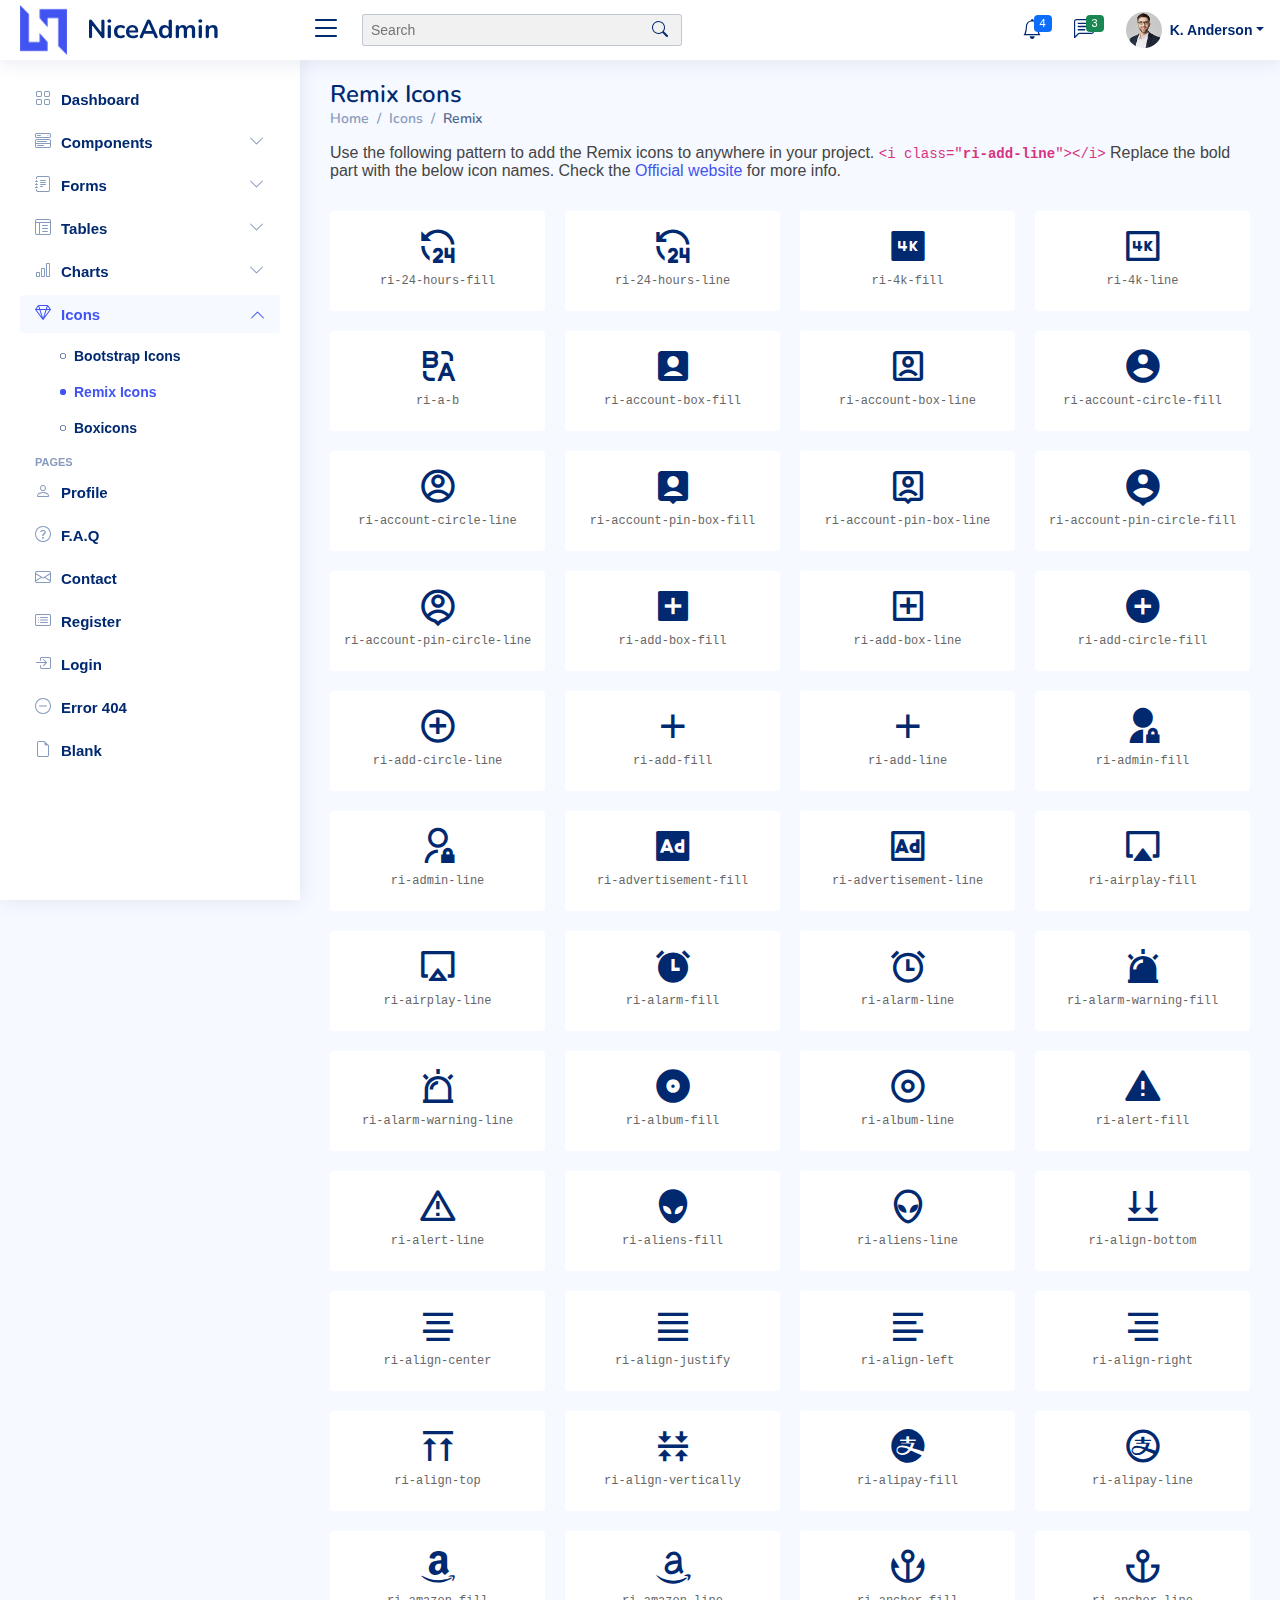
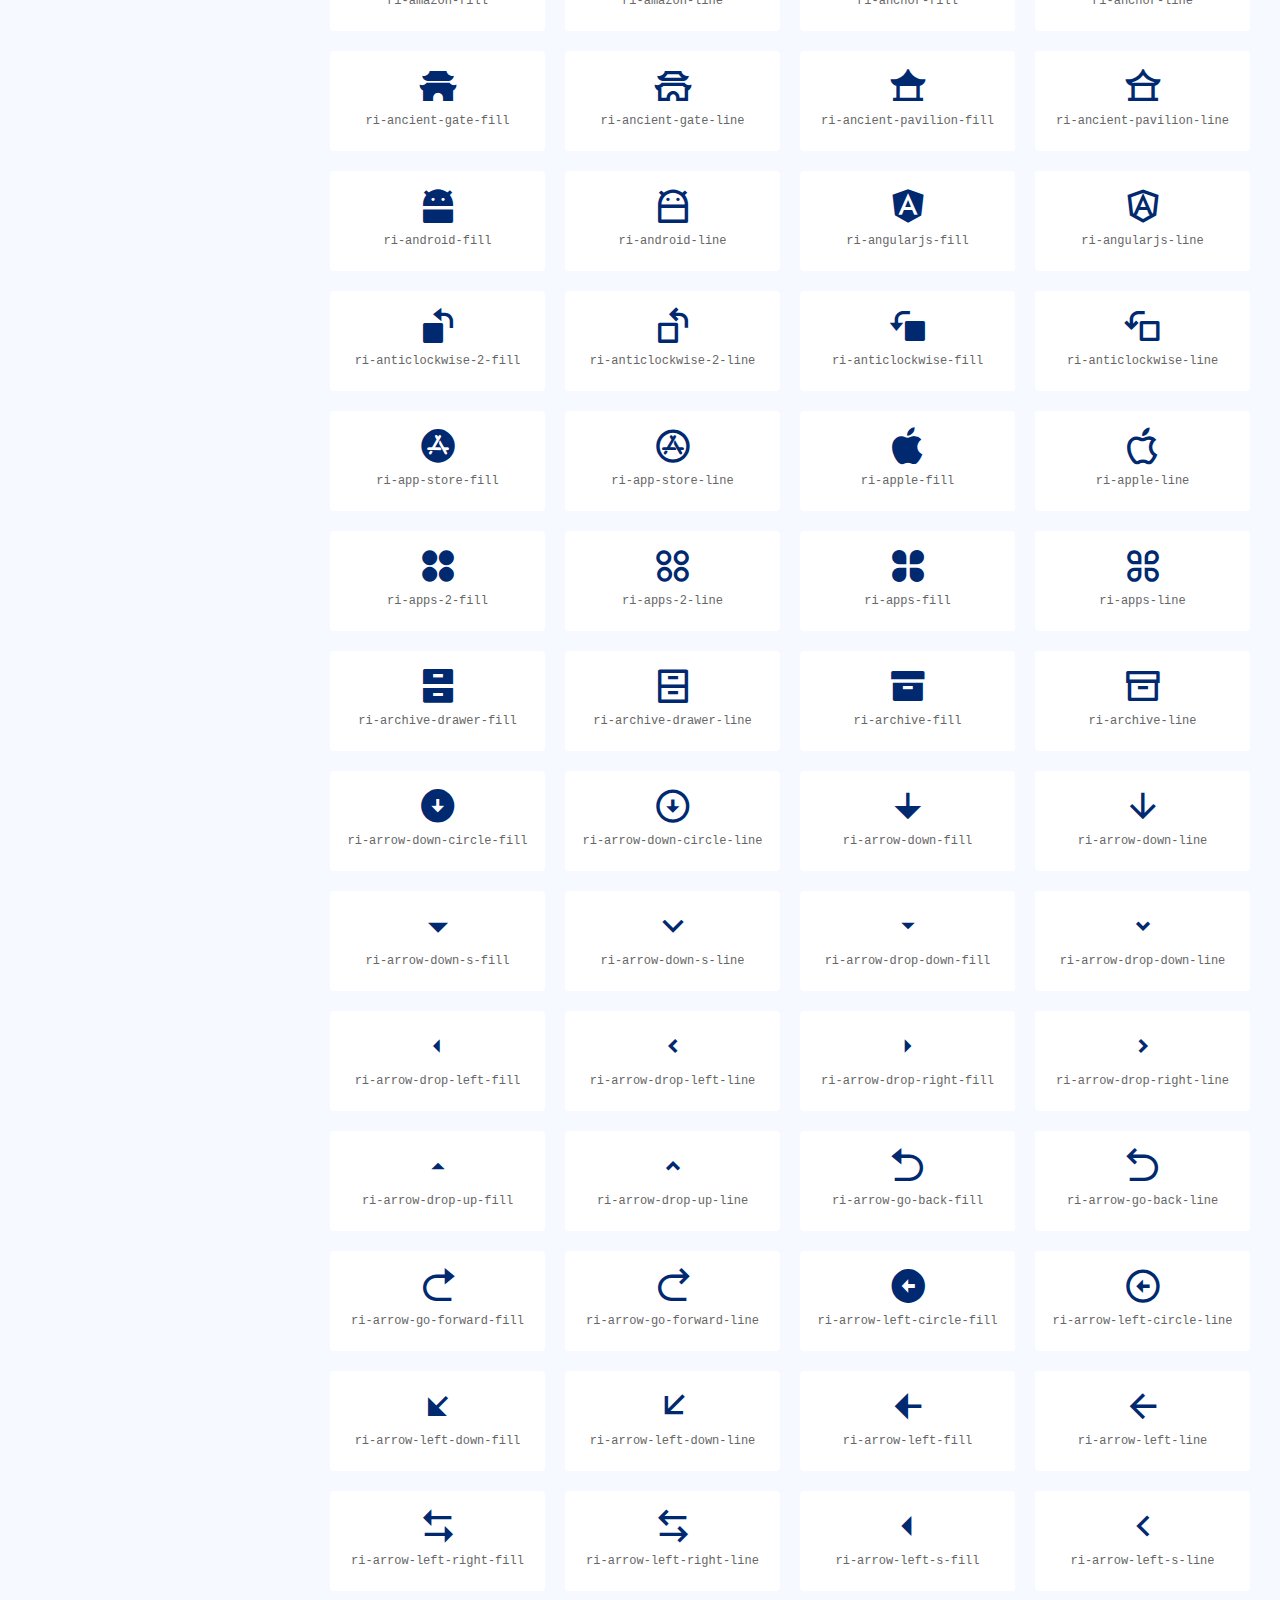
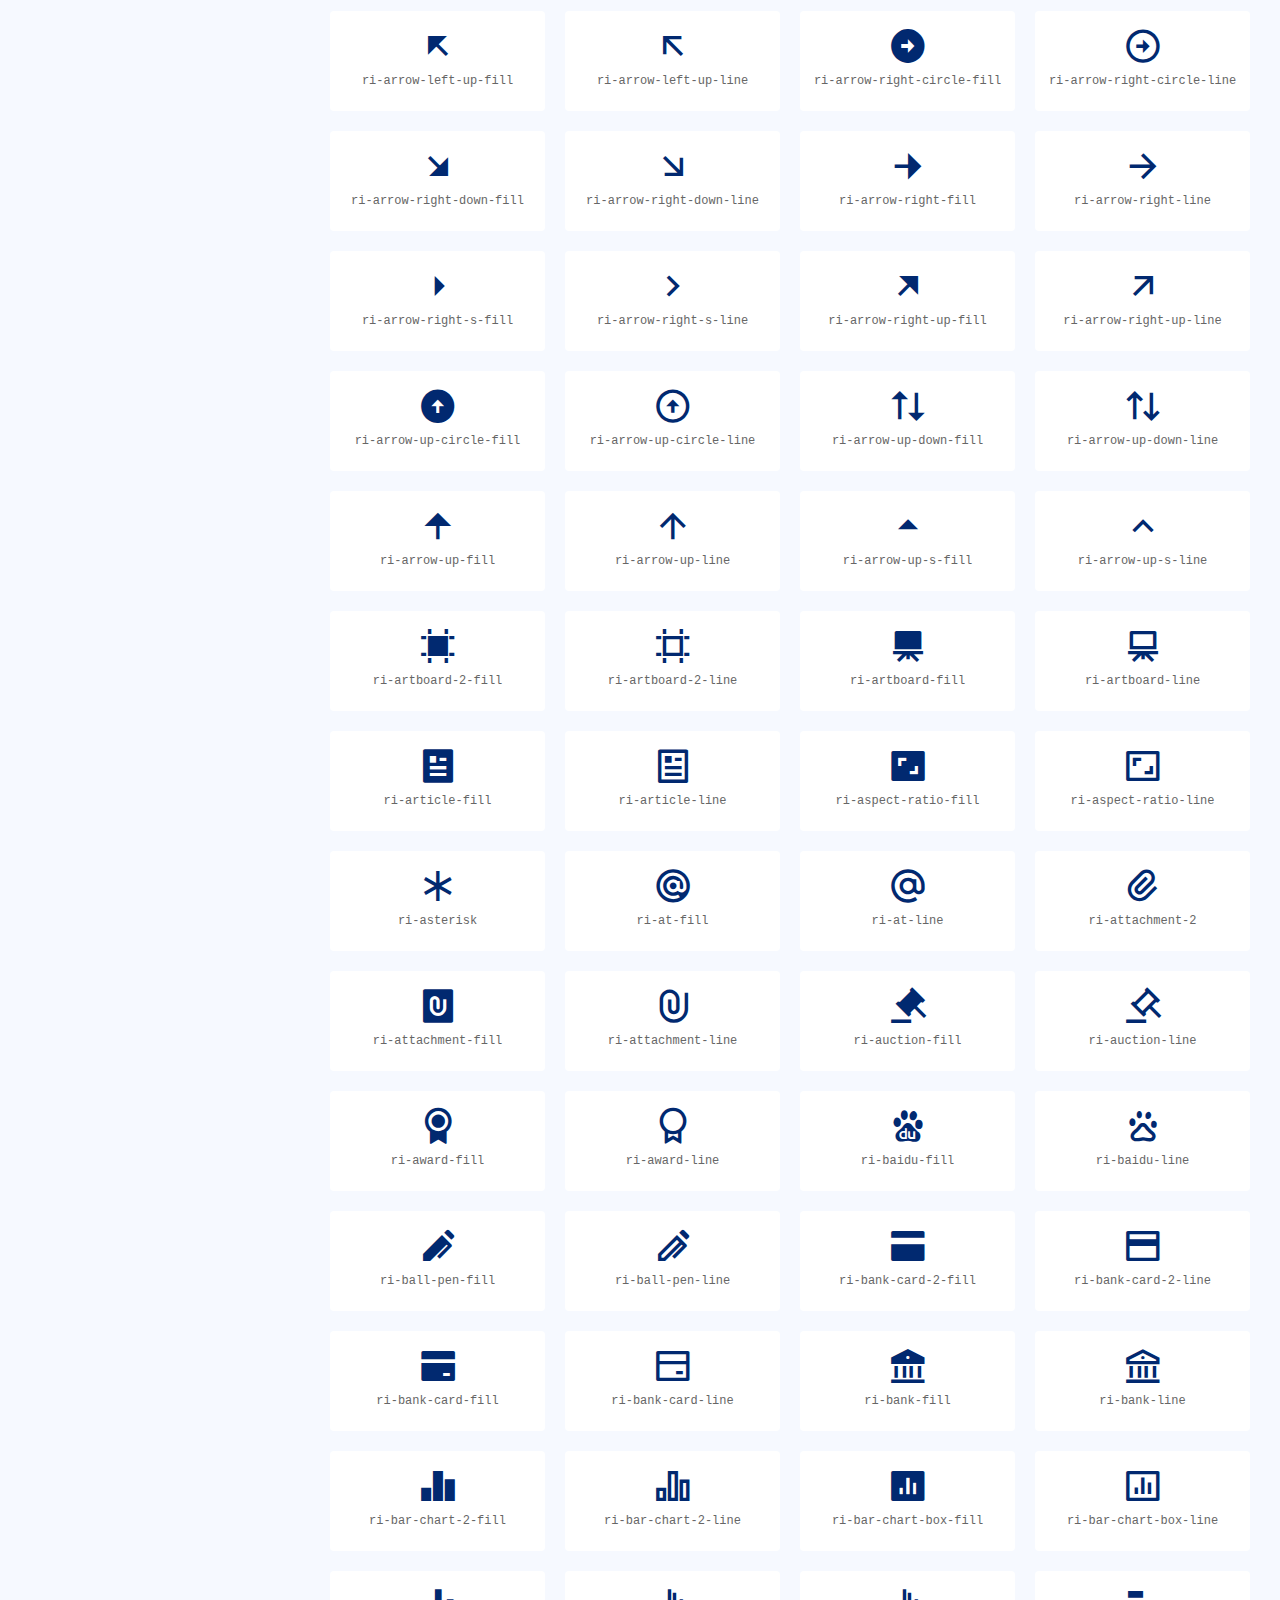
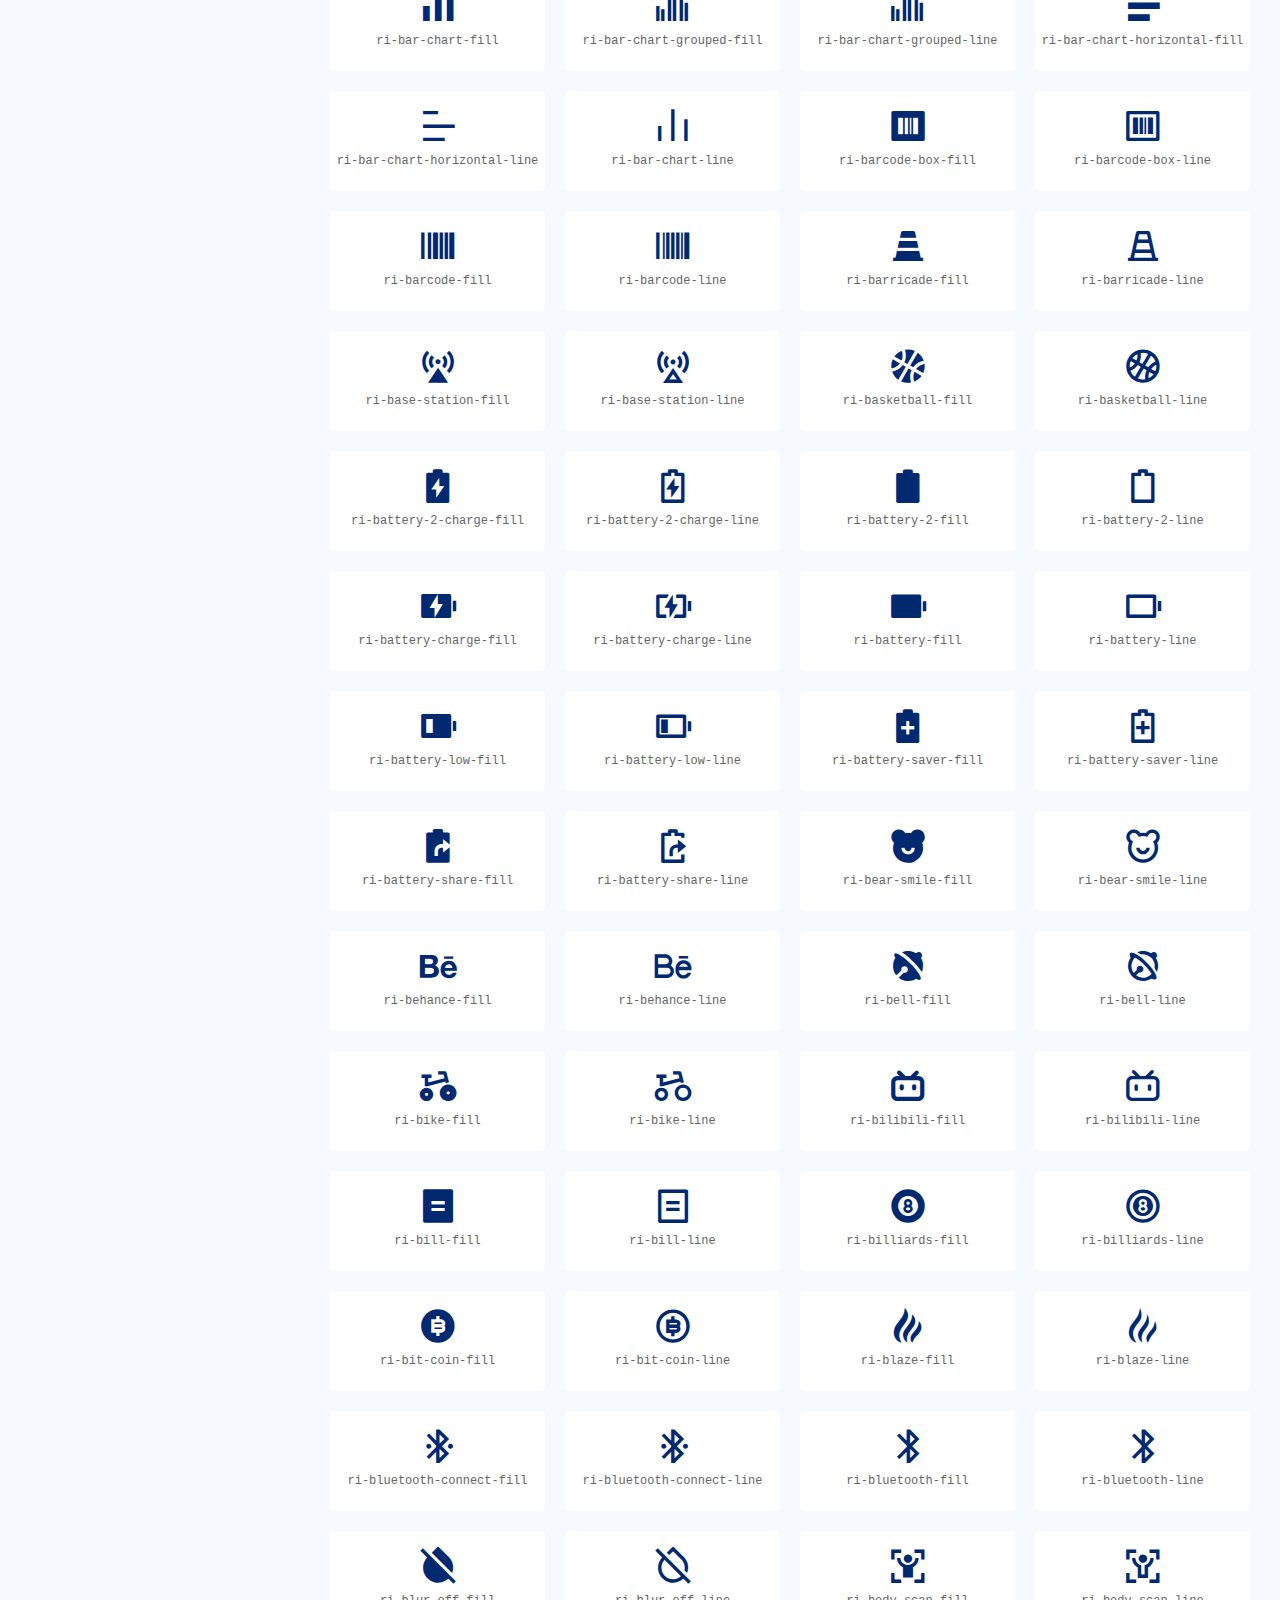
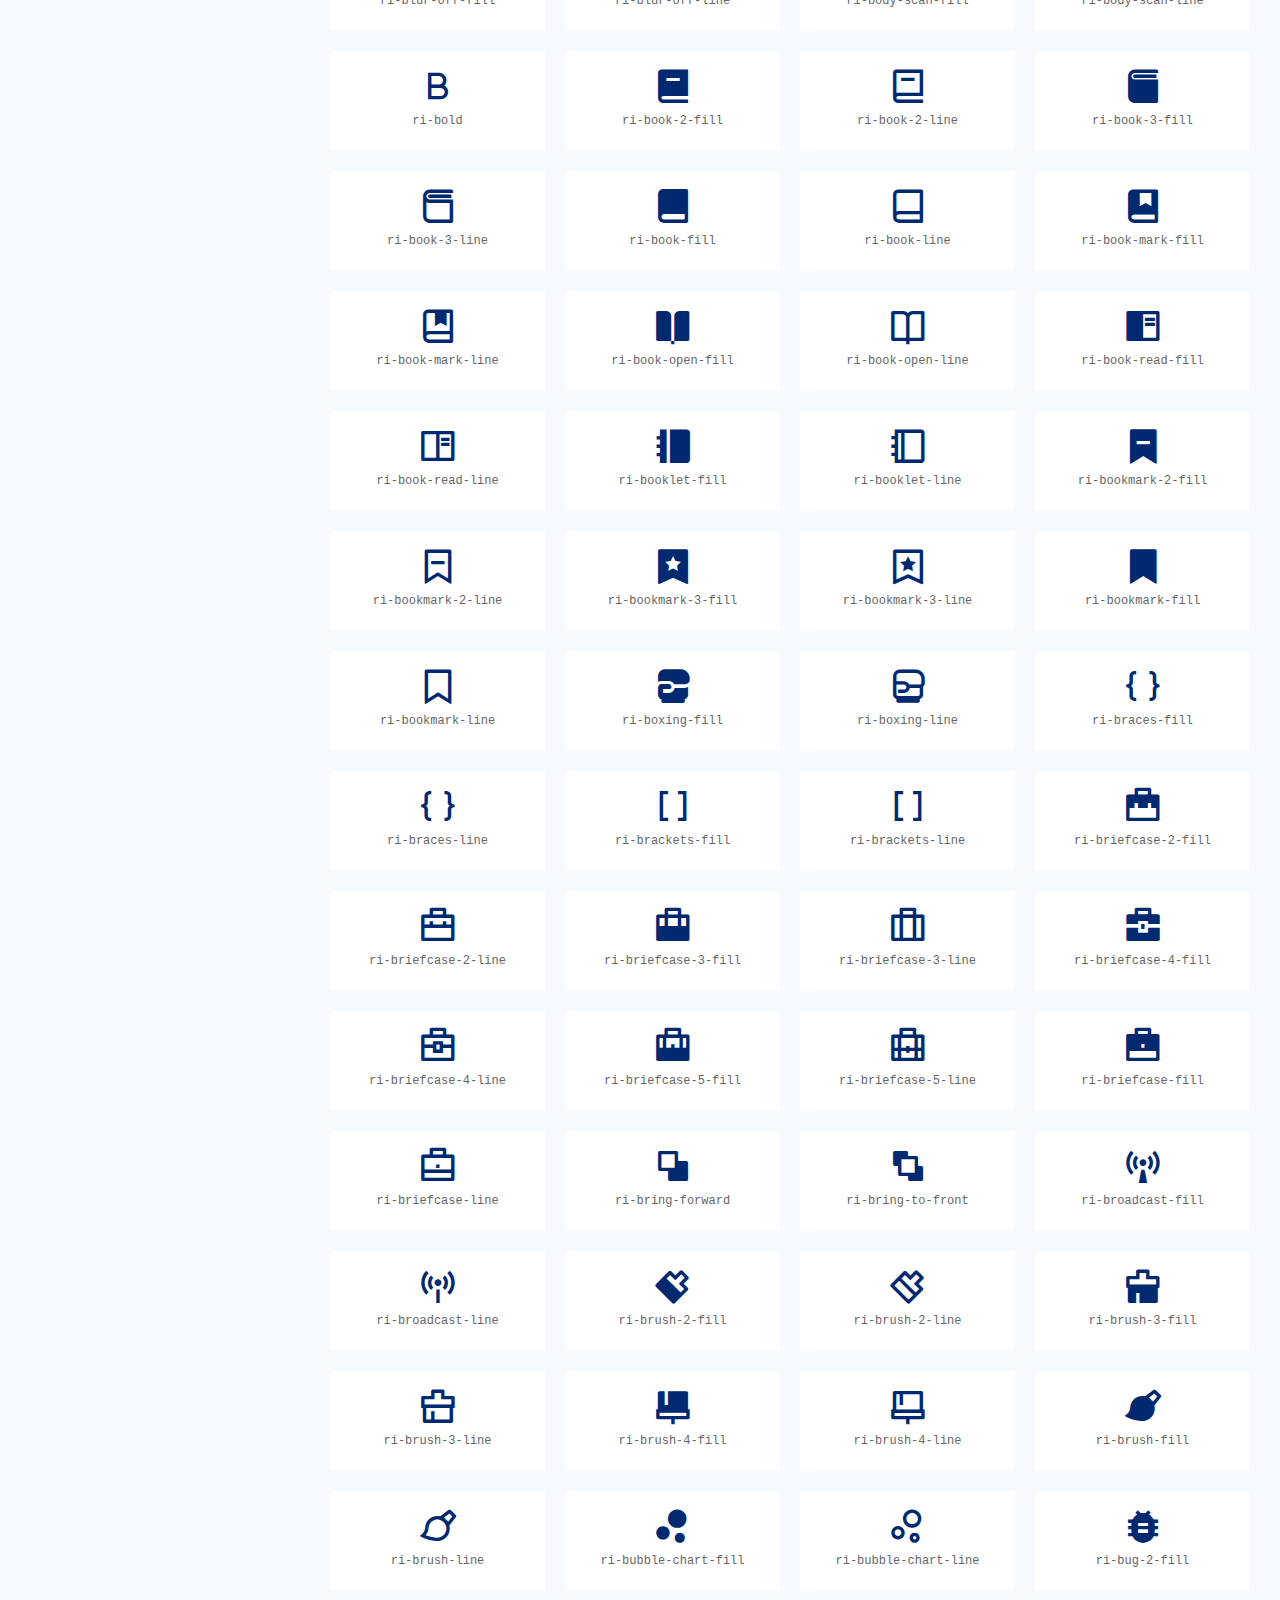
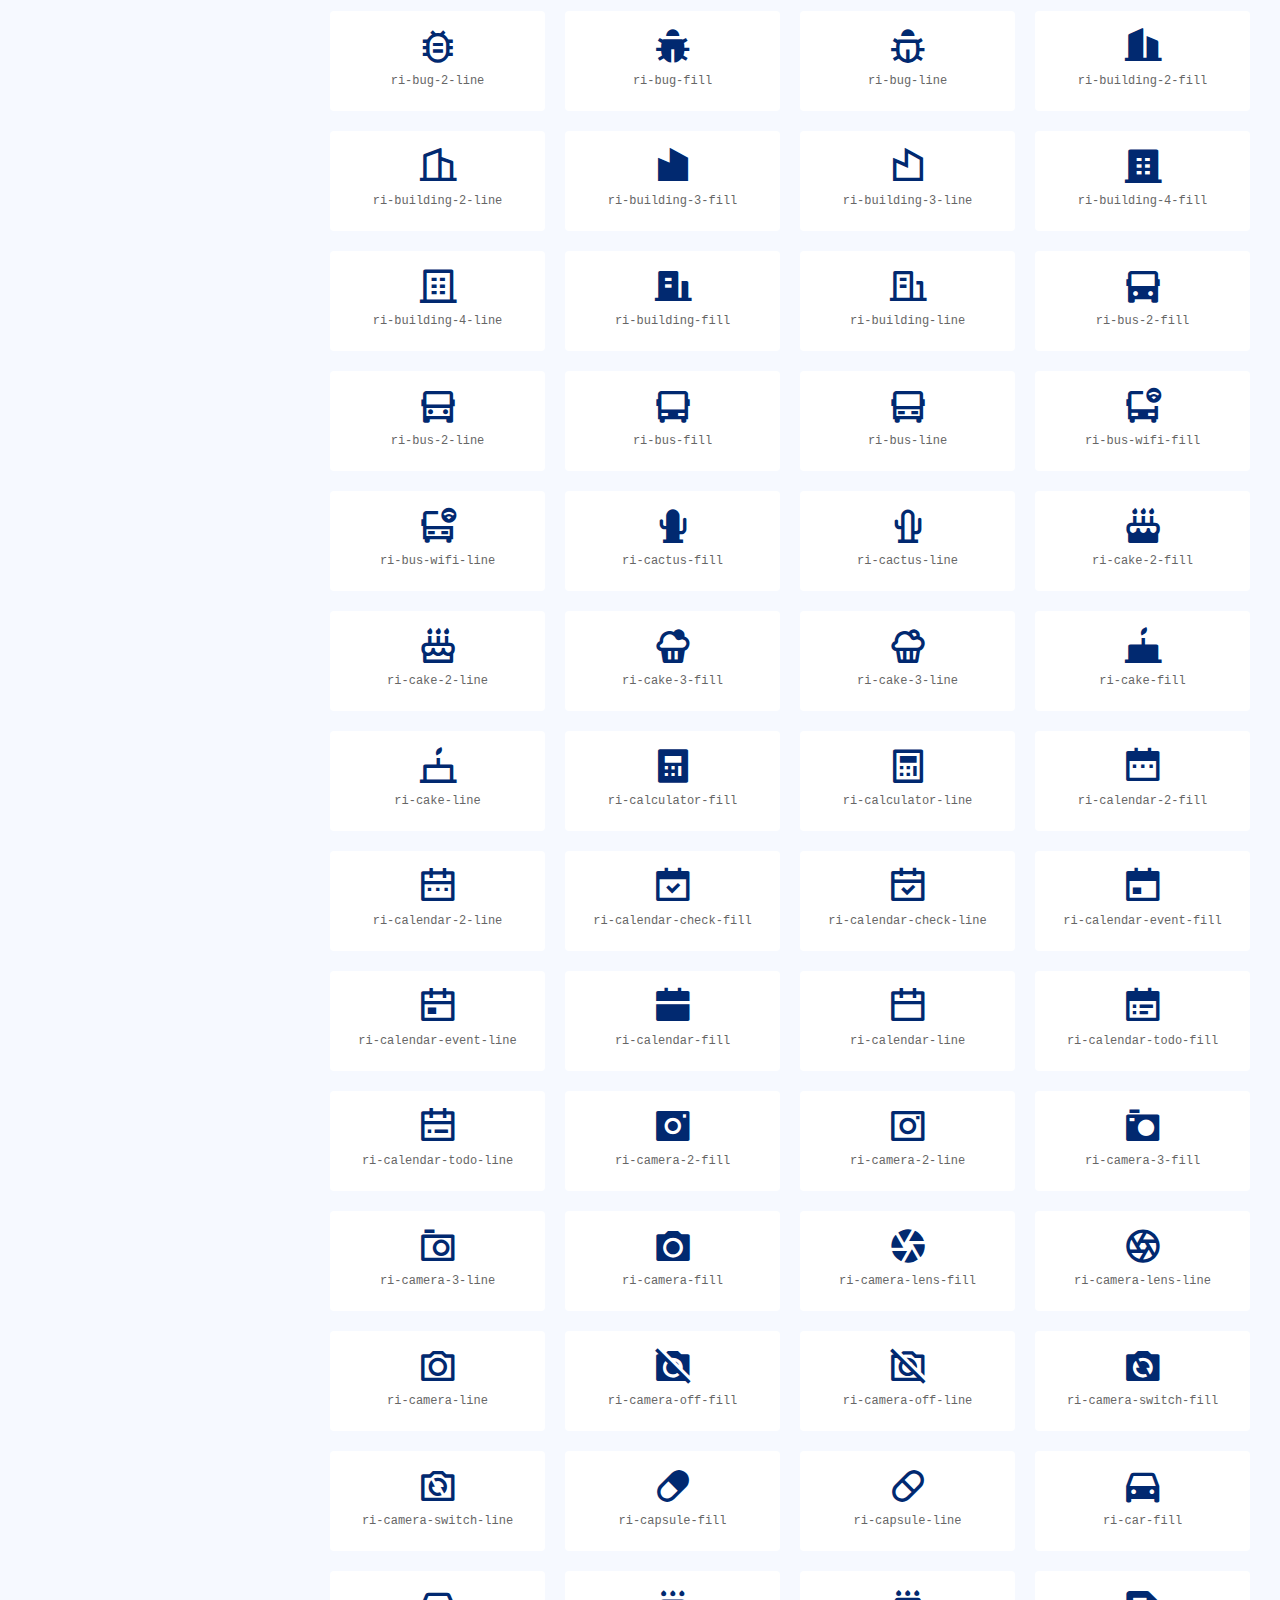
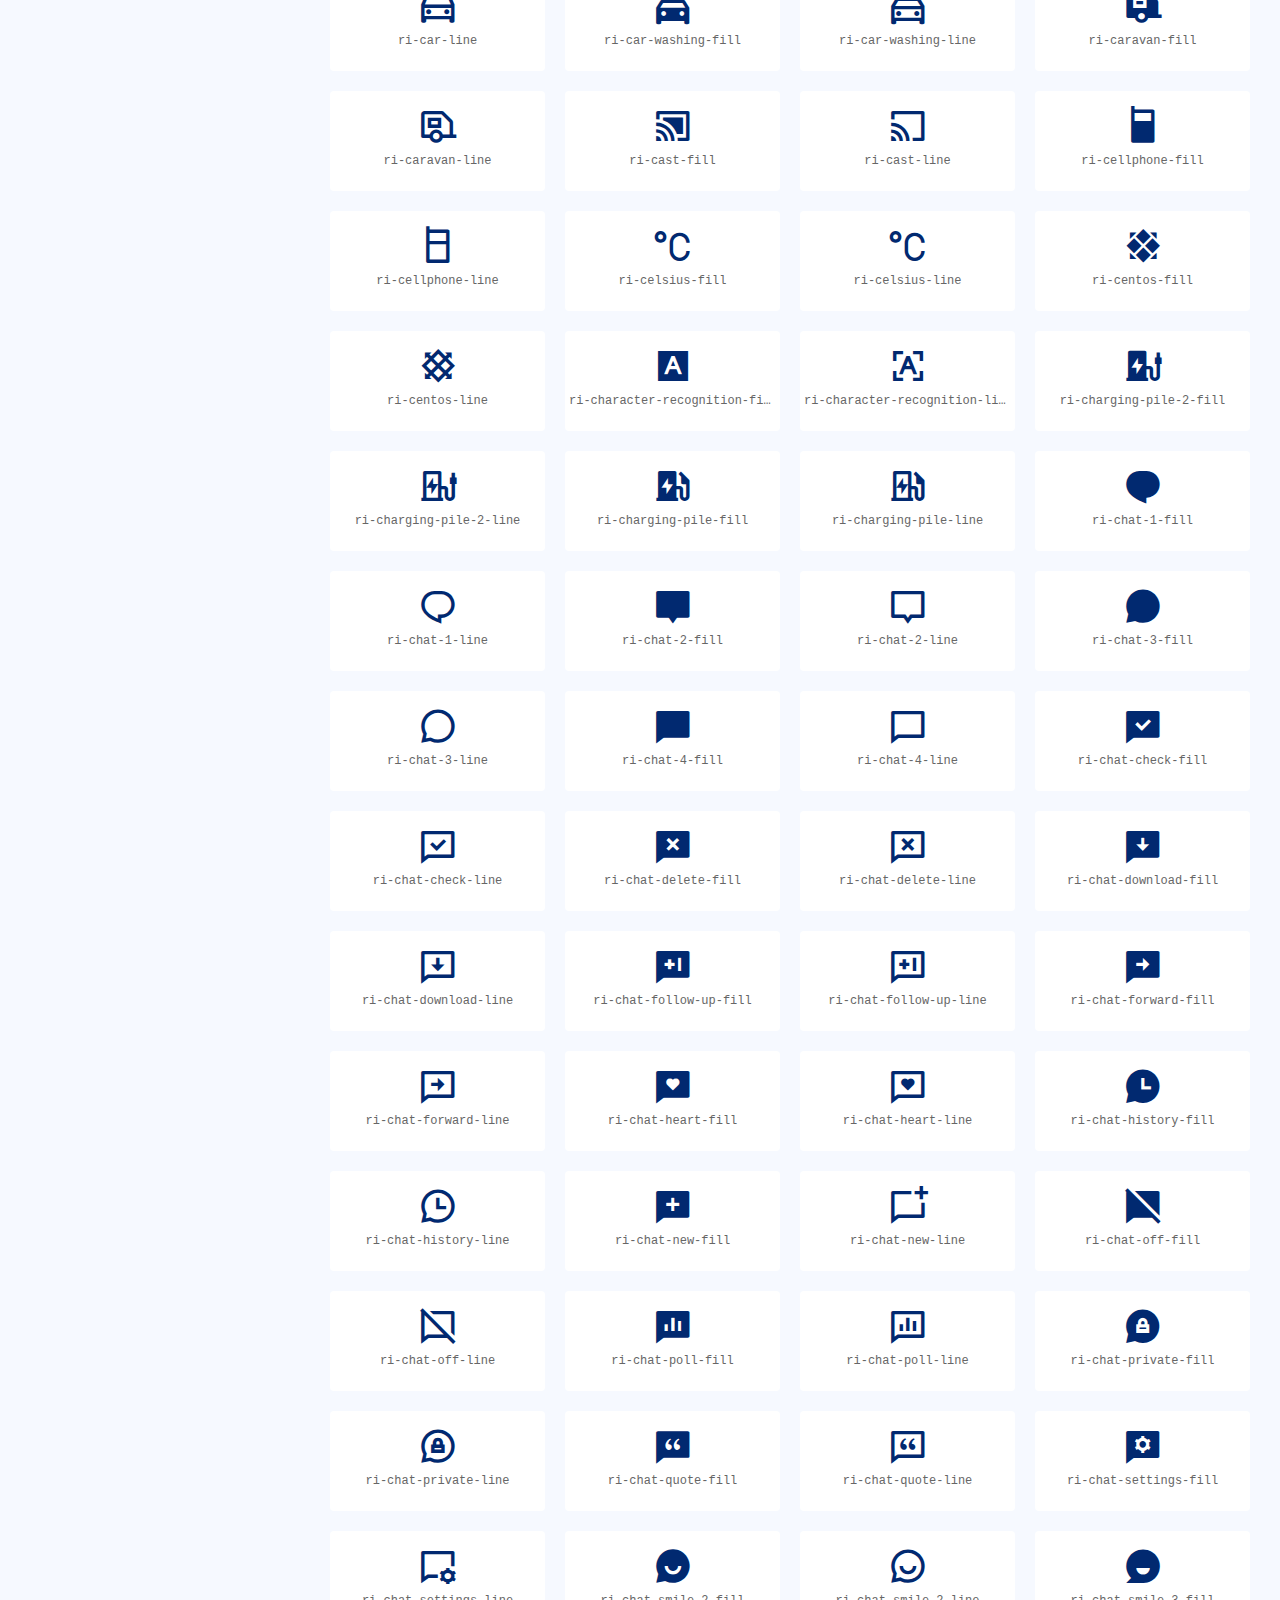
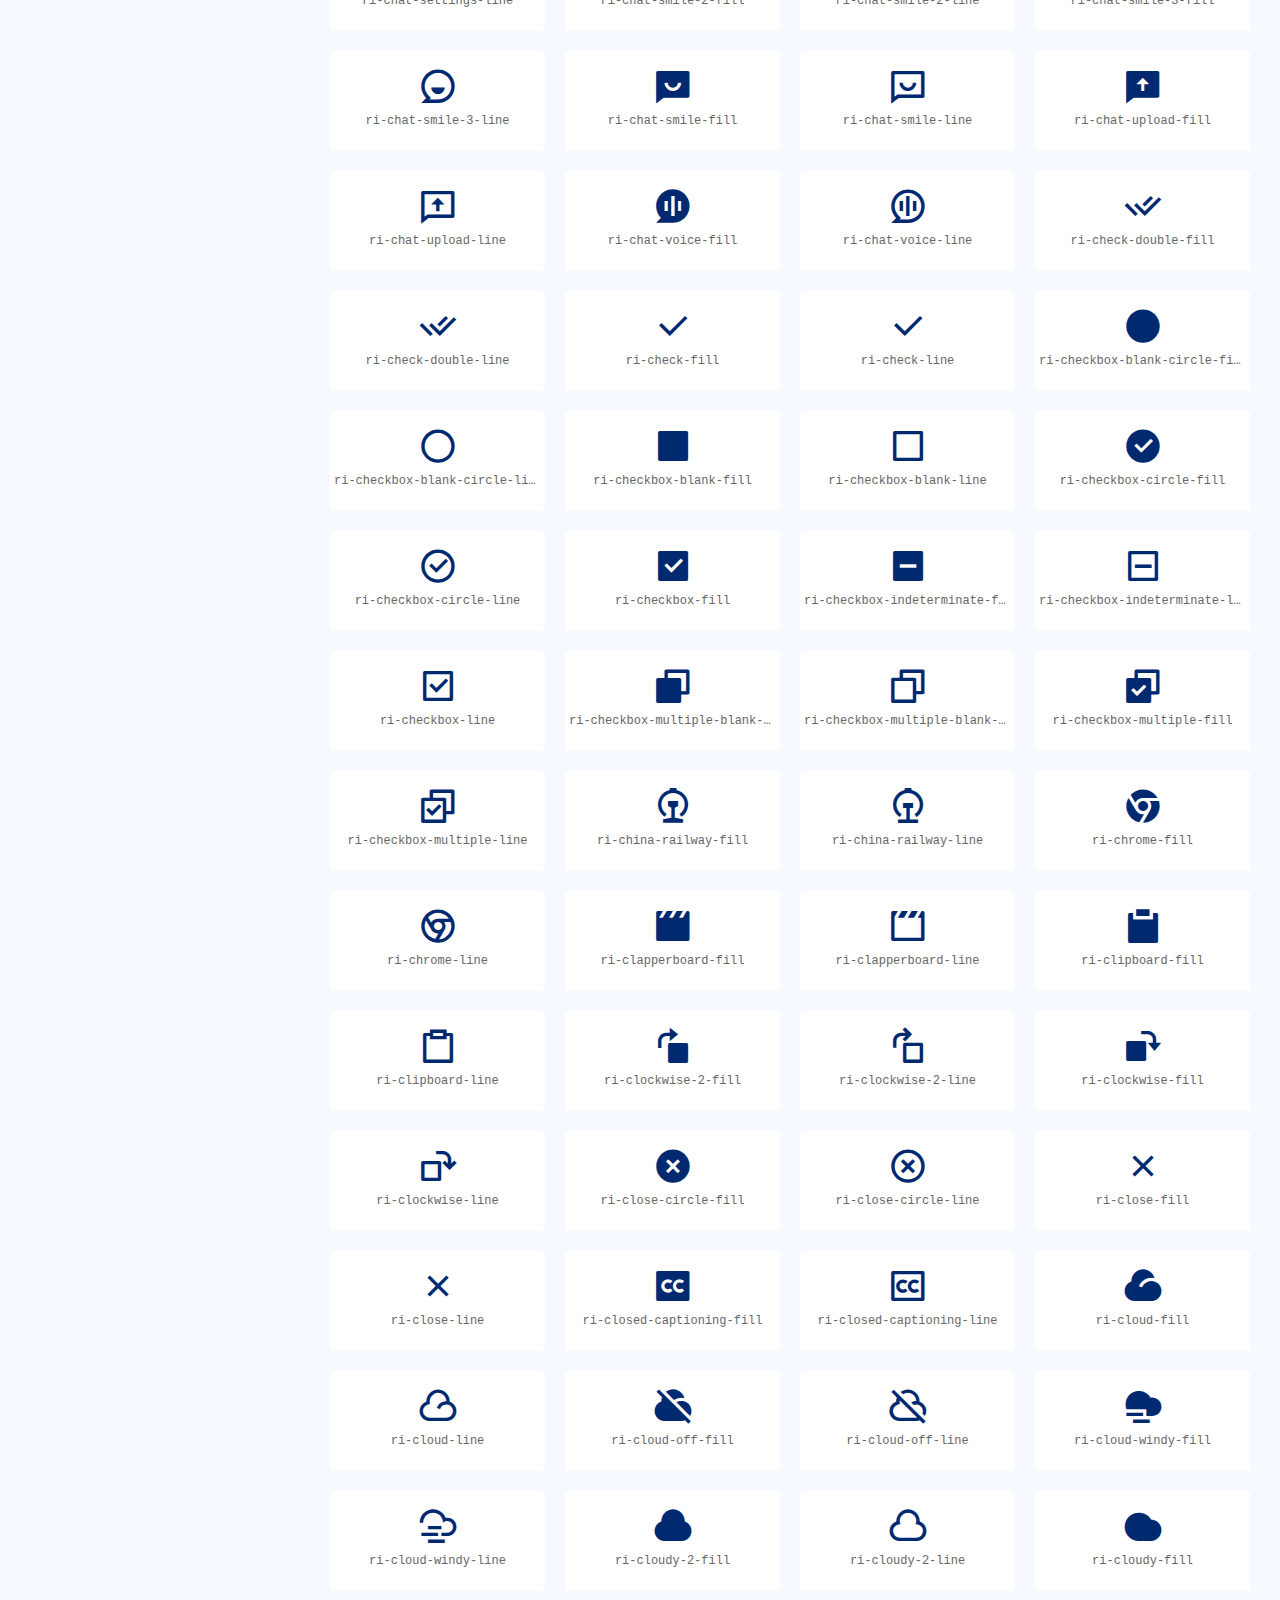
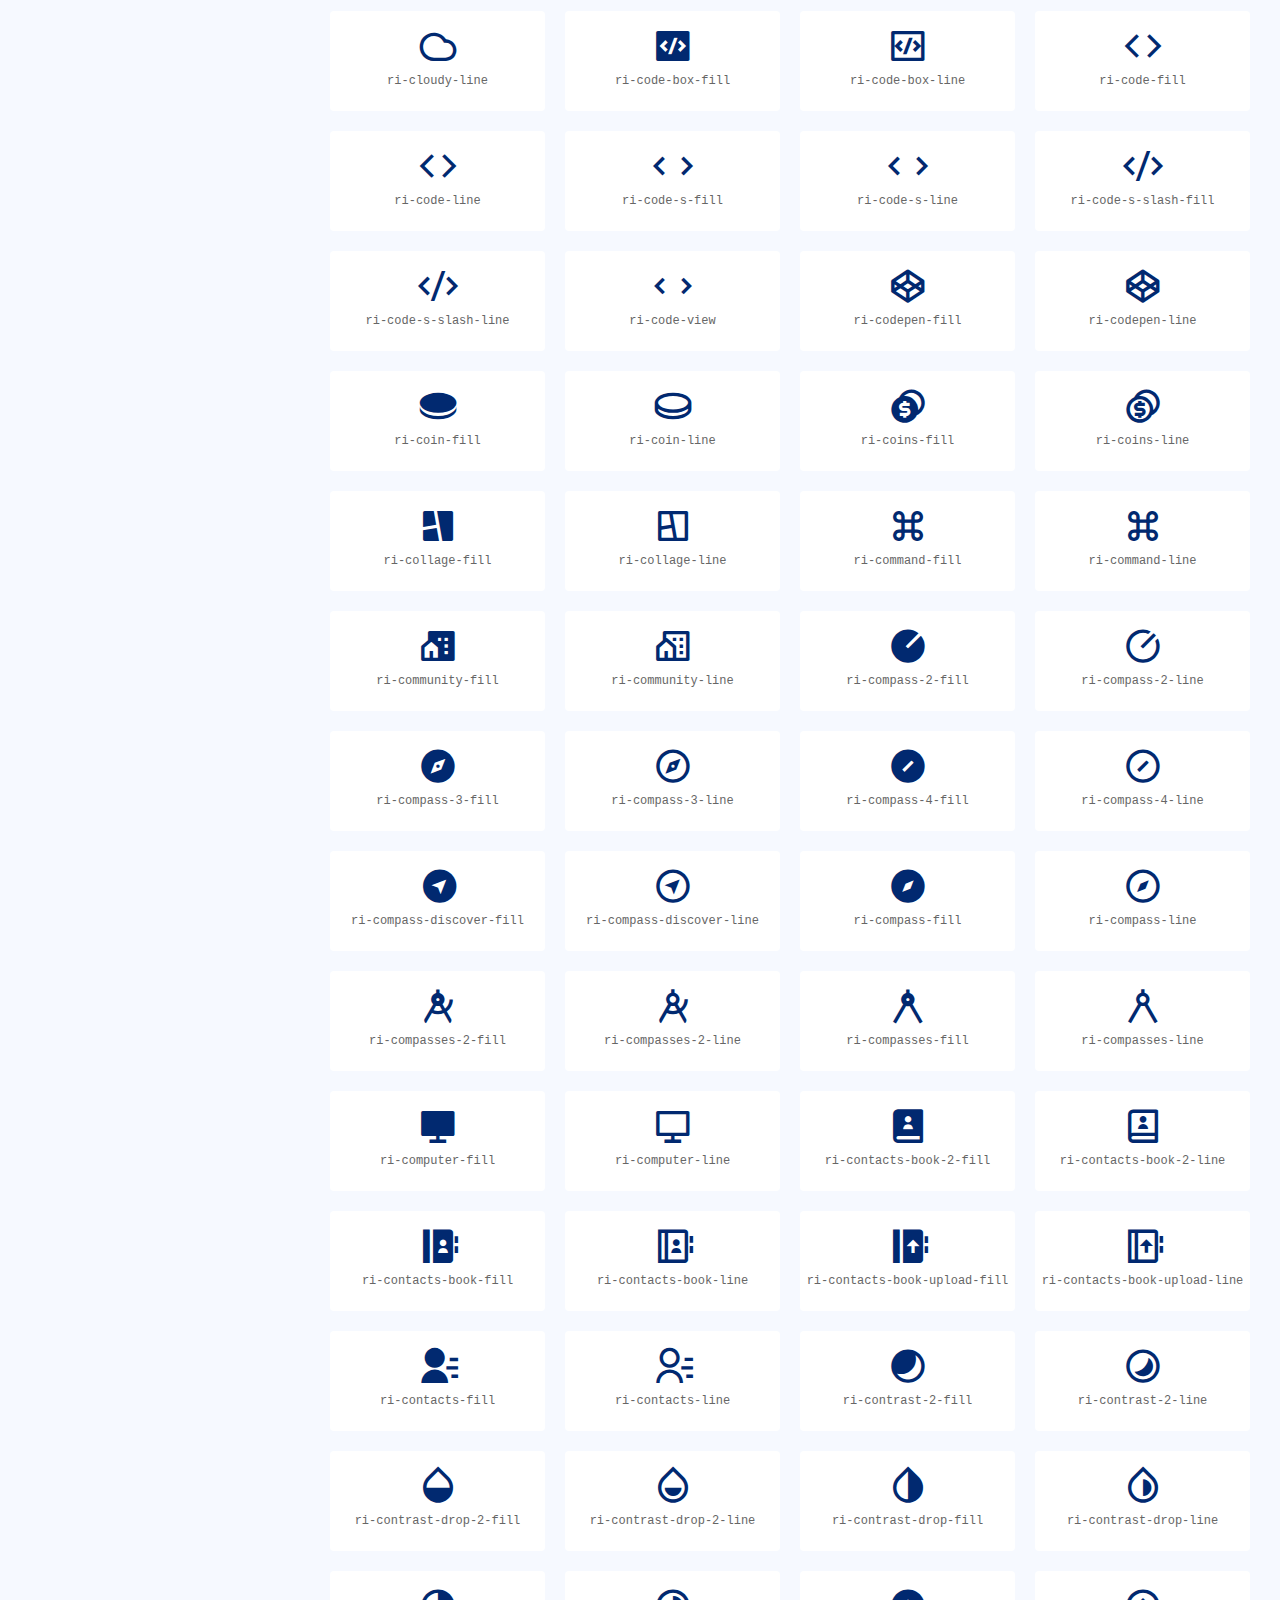
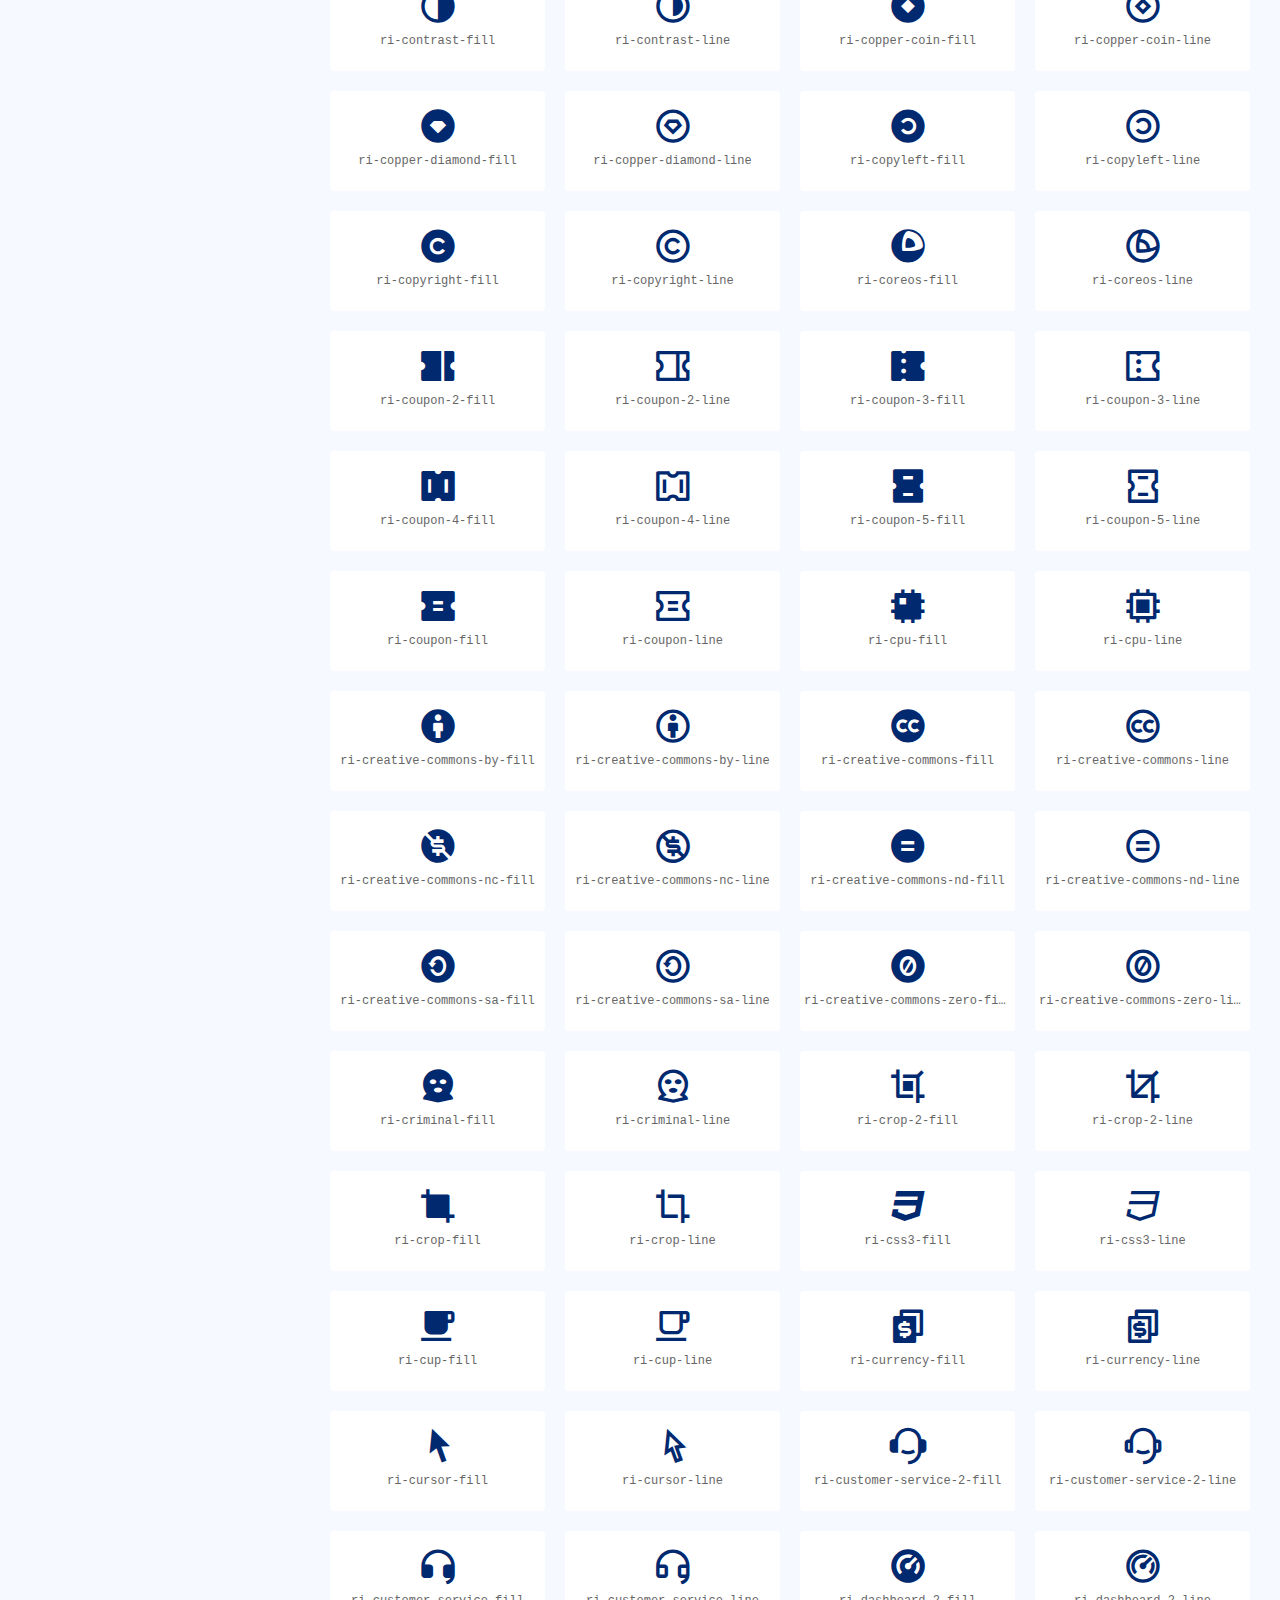
<file: icons-remix.html>
<!DOCTYPE html>
<html lang="en">

<head>
  <meta charset="utf-8">
  <meta content="width=device-width, initial-scale=1.0" name="viewport">

  <title>Icons / Remix - NiceAdmin Bootstrap Template</title>
  <meta content="" name="description">
  <meta content="" name="keywords">

  <!-- Favicons -->
  <link href="assets/img/favicon.png" rel="icon">
  <link href="assets/img/apple-touch-icon.png" rel="apple-touch-icon">

  <!-- Google Fonts -->
  <link href="https://fonts.gstatic.com" rel="preconnect">
  <link href="https://fonts.googleapis.com/css?family=Open+Sans:300,300i,400,400i,600,600i,700,700i|Nunito:300,300i,400,400i,600,600i,700,700i|Poppins:300,300i,400,400i,500,500i,600,600i,700,700i" rel="stylesheet">

  <!-- Vendor CSS Files -->
  <link href="assets/vendor/bootstrap/css/bootstrap.min.css" rel="stylesheet">
  <link href="assets/vendor/bootstrap-icons/bootstrap-icons.css" rel="stylesheet">
  <link href="assets/vendor/boxicons/css/boxicons.min.css" rel="stylesheet">
  <link href="assets/vendor/quill/quill.snow.css" rel="stylesheet">
  <link href="assets/vendor/quill/quill.bubble.css" rel="stylesheet">
  <link href="assets/vendor/remixicon/remixicon.css" rel="stylesheet">
  <link href="assets/vendor/simple-datatables/style.css" rel="stylesheet">

  <!-- Template Main CSS File -->
  <link href="assets/css/style.css" rel="stylesheet">

  <!-- =======================================================
  * Template Name: NiceAdmin - v2.2.2
  * Template URL: https://bootstrapmade.com/nice-admin-bootstrap-admin-html-template/
  * Author: BootstrapMade.com
  * License: https://bootstrapmade.com/license/
  ======================================================== -->
</head>

<body>

  <!-- ======= Header ======= -->
  <header id="header" class="header fixed-top d-flex align-items-center">

    <div class="d-flex align-items-center justify-content-between">
      <a href="index.html" class="logo d-flex align-items-center">
        <img src="assets/img/logo.png" alt="">
        <span class="d-none d-lg-block">NiceAdmin</span>
      </a>
      <i class="bi bi-list toggle-sidebar-btn"></i>
    </div><!-- End Logo -->

    <div class="search-bar">
      <form class="search-form d-flex align-items-center" method="POST" action="#">
        <input type="text" name="query" placeholder="Search" title="Enter search keyword">
        <button type="submit" title="Search"><i class="bi bi-search"></i></button>
      </form>
    </div><!-- End Search Bar -->

    <nav class="header-nav ms-auto">
      <ul class="d-flex align-items-center">

        <li class="nav-item d-block d-lg-none">
          <a class="nav-link nav-icon search-bar-toggle " href="#">
            <i class="bi bi-search"></i>
          </a>
        </li><!-- End Search Icon-->

        <li class="nav-item dropdown">

          <a class="nav-link nav-icon" href="#" data-bs-toggle="dropdown">
            <i class="bi bi-bell"></i>
            <span class="badge bg-primary badge-number">4</span>
          </a><!-- End Notification Icon -->

          <ul class="dropdown-menu dropdown-menu-end dropdown-menu-arrow notifications">
            <li class="dropdown-header">
              You have 4 new notifications
              <a href="#"><span class="badge rounded-pill bg-primary p-2 ms-2">View all</span></a>
            </li>
            <li>
              <hr class="dropdown-divider">
            </li>

            <li class="notification-item">
              <i class="bi bi-exclamation-circle text-warning"></i>
              <div>
                <h4>Lorem Ipsum</h4>
                <p>Quae dolorem earum veritatis oditseno</p>
                <p>30 min. ago</p>
              </div>
            </li>

            <li>
              <hr class="dropdown-divider">
            </li>

            <li class="notification-item">
              <i class="bi bi-x-circle text-danger"></i>
              <div>
                <h4>Atque rerum nesciunt</h4>
                <p>Quae dolorem earum veritatis oditseno</p>
                <p>1 hr. ago</p>
              </div>
            </li>

            <li>
              <hr class="dropdown-divider">
            </li>

            <li class="notification-item">
              <i class="bi bi-check-circle text-success"></i>
              <div>
                <h4>Sit rerum fuga</h4>
                <p>Quae dolorem earum veritatis oditseno</p>
                <p>2 hrs. ago</p>
              </div>
            </li>

            <li>
              <hr class="dropdown-divider">
            </li>

            <li class="notification-item">
              <i class="bi bi-info-circle text-primary"></i>
              <div>
                <h4>Dicta reprehenderit</h4>
                <p>Quae dolorem earum veritatis oditseno</p>
                <p>4 hrs. ago</p>
              </div>
            </li>

            <li>
              <hr class="dropdown-divider">
            </li>
            <li class="dropdown-footer">
              <a href="#">Show all notifications</a>
            </li>

          </ul><!-- End Notification Dropdown Items -->

        </li><!-- End Notification Nav -->

        <li class="nav-item dropdown">

          <a class="nav-link nav-icon" href="#" data-bs-toggle="dropdown">
            <i class="bi bi-chat-left-text"></i>
            <span class="badge bg-success badge-number">3</span>
          </a><!-- End Messages Icon -->

          <ul class="dropdown-menu dropdown-menu-end dropdown-menu-arrow messages">
            <li class="dropdown-header">
              You have 3 new messages
              <a href="#"><span class="badge rounded-pill bg-primary p-2 ms-2">View all</span></a>
            </li>
            <li>
              <hr class="dropdown-divider">
            </li>

            <li class="message-item">
              <a href="#">
                <img src="assets/img/messages-1.jpg" alt="" class="rounded-circle">
                <div>
                  <h4>Maria Hudson</h4>
                  <p>Velit asperiores et ducimus soluta repudiandae labore officia est ut...</p>
                  <p>4 hrs. ago</p>
                </div>
              </a>
            </li>
            <li>
              <hr class="dropdown-divider">
            </li>

            <li class="message-item">
              <a href="#">
                <img src="assets/img/messages-2.jpg" alt="" class="rounded-circle">
                <div>
                  <h4>Anna Nelson</h4>
                  <p>Velit asperiores et ducimus soluta repudiandae labore officia est ut...</p>
                  <p>6 hrs. ago</p>
                </div>
              </a>
            </li>
            <li>
              <hr class="dropdown-divider">
            </li>

            <li class="message-item">
              <a href="#">
                <img src="assets/img/messages-3.jpg" alt="" class="rounded-circle">
                <div>
                  <h4>David Muldon</h4>
                  <p>Velit asperiores et ducimus soluta repudiandae labore officia est ut...</p>
                  <p>8 hrs. ago</p>
                </div>
              </a>
            </li>
            <li>
              <hr class="dropdown-divider">
            </li>

            <li class="dropdown-footer">
              <a href="#">Show all messages</a>
            </li>

          </ul><!-- End Messages Dropdown Items -->

        </li><!-- End Messages Nav -->

        <li class="nav-item dropdown pe-3">

          <a class="nav-link nav-profile d-flex align-items-center pe-0" href="#" data-bs-toggle="dropdown">
            <img src="assets/img/profile-img.jpg" alt="Profile" class="rounded-circle">
            <span class="d-none d-md-block dropdown-toggle ps-2">K. Anderson</span>
          </a><!-- End Profile Iamge Icon -->

          <ul class="dropdown-menu dropdown-menu-end dropdown-menu-arrow profile">
            <li class="dropdown-header">
              <h6>Kevin Anderson</h6>
              <span>Web Designer</span>
            </li>
            <li>
              <hr class="dropdown-divider">
            </li>

            <li>
              <a class="dropdown-item d-flex align-items-center" href="users-profile.html">
                <i class="bi bi-person"></i>
                <span>My Profile</span>
              </a>
            </li>
            <li>
              <hr class="dropdown-divider">
            </li>

            <li>
              <a class="dropdown-item d-flex align-items-center" href="users-profile.html">
                <i class="bi bi-gear"></i>
                <span>Account Settings</span>
              </a>
            </li>
            <li>
              <hr class="dropdown-divider">
            </li>

            <li>
              <a class="dropdown-item d-flex align-items-center" href="pages-faq.html">
                <i class="bi bi-question-circle"></i>
                <span>Need Help?</span>
              </a>
            </li>
            <li>
              <hr class="dropdown-divider">
            </li>

            <li>
              <a class="dropdown-item d-flex align-items-center" href="#">
                <i class="bi bi-box-arrow-right"></i>
                <span>Sign Out</span>
              </a>
            </li>

          </ul><!-- End Profile Dropdown Items -->
        </li><!-- End Profile Nav -->

      </ul>
    </nav><!-- End Icons Navigation -->

  </header><!-- End Header -->

  <!-- ======= Sidebar ======= -->
  <aside id="sidebar" class="sidebar">

    <ul class="sidebar-nav" id="sidebar-nav">

      <li class="nav-item">
        <a class="nav-link collapsed" href="index.html">
          <i class="bi bi-grid"></i>
          <span>Dashboard</span>
        </a>
      </li><!-- End Dashboard Nav -->

      <li class="nav-item">
        <a class="nav-link collapsed" data-bs-target="#components-nav" data-bs-toggle="collapse" href="#">
          <i class="bi bi-menu-button-wide"></i><span>Components</span><i class="bi bi-chevron-down ms-auto"></i>
        </a>
        <ul id="components-nav" class="nav-content collapse " data-bs-parent="#sidebar-nav">
          <li>
            <a href="components-alerts.html">
              <i class="bi bi-circle"></i><span>Alerts</span>
            </a>
          </li>
          <li>
            <a href="components-accordion.html">
              <i class="bi bi-circle"></i><span>Accordion</span>
            </a>
          </li>
          <li>
            <a href="components-badges.html">
              <i class="bi bi-circle"></i><span>Badges</span>
            </a>
          </li>
          <li>
            <a href="components-breadcrumbs.html">
              <i class="bi bi-circle"></i><span>Breadcrumbs</span>
            </a>
          </li>
          <li>
            <a href="components-buttons.html">
              <i class="bi bi-circle"></i><span>Buttons</span>
            </a>
          </li>
          <li>
            <a href="components-cards.html">
              <i class="bi bi-circle"></i><span>Cards</span>
            </a>
          </li>
          <li>
            <a href="components-carousel.html">
              <i class="bi bi-circle"></i><span>Carousel</span>
            </a>
          </li>
          <li>
            <a href="components-list-group.html">
              <i class="bi bi-circle"></i><span>List group</span>
            </a>
          </li>
          <li>
            <a href="components-modal.html">
              <i class="bi bi-circle"></i><span>Modal</span>
            </a>
          </li>
          <li>
            <a href="components-tabs.html">
              <i class="bi bi-circle"></i><span>Tabs</span>
            </a>
          </li>
          <li>
            <a href="components-pagination.html">
              <i class="bi bi-circle"></i><span>Pagination</span>
            </a>
          </li>
          <li>
            <a href="components-progress.html">
              <i class="bi bi-circle"></i><span>Progress</span>
            </a>
          </li>
          <li>
            <a href="components-spinners.html">
              <i class="bi bi-circle"></i><span>Spinners</span>
            </a>
          </li>
          <li>
            <a href="components-tooltips.html">
              <i class="bi bi-circle"></i><span>Tooltips</span>
            </a>
          </li>
        </ul>
      </li><!-- End Components Nav -->

      <li class="nav-item">
        <a class="nav-link collapsed" data-bs-target="#forms-nav" data-bs-toggle="collapse" href="#">
          <i class="bi bi-journal-text"></i><span>Forms</span><i class="bi bi-chevron-down ms-auto"></i>
        </a>
        <ul id="forms-nav" class="nav-content collapse " data-bs-parent="#sidebar-nav">
          <li>
            <a href="forms-elements.html">
              <i class="bi bi-circle"></i><span>Form Elements</span>
            </a>
          </li>
          <li>
            <a href="forms-layouts.html">
              <i class="bi bi-circle"></i><span>Form Layouts</span>
            </a>
          </li>
          <li>
            <a href="forms-editors.html">
              <i class="bi bi-circle"></i><span>Form Editors</span>
            </a>
          </li>
          <li>
            <a href="forms-validation.html">
              <i class="bi bi-circle"></i><span>Form Validation</span>
            </a>
          </li>
        </ul>
      </li><!-- End Forms Nav -->

      <li class="nav-item">
        <a class="nav-link collapsed" data-bs-target="#tables-nav" data-bs-toggle="collapse" href="#">
          <i class="bi bi-layout-text-window-reverse"></i><span>Tables</span><i class="bi bi-chevron-down ms-auto"></i>
        </a>
        <ul id="tables-nav" class="nav-content collapse " data-bs-parent="#sidebar-nav">
          <li>
            <a href="tables-general.html">
              <i class="bi bi-circle"></i><span>General Tables</span>
            </a>
          </li>
          <li>
            <a href="tables-data.html">
              <i class="bi bi-circle"></i><span>Data Tables</span>
            </a>
          </li>
        </ul>
      </li><!-- End Tables Nav -->

      <li class="nav-item">
        <a class="nav-link collapsed" data-bs-target="#charts-nav" data-bs-toggle="collapse" href="#">
          <i class="bi bi-bar-chart"></i><span>Charts</span><i class="bi bi-chevron-down ms-auto"></i>
        </a>
        <ul id="charts-nav" class="nav-content collapse " data-bs-parent="#sidebar-nav">
          <li>
            <a href="charts-chartjs.html">
              <i class="bi bi-circle"></i><span>Chart.js</span>
            </a>
          </li>
          <li>
            <a href="charts-apexcharts.html">
              <i class="bi bi-circle"></i><span>ApexCharts</span>
            </a>
          </li>
          <li>
            <a href="charts-echarts.html">
              <i class="bi bi-circle"></i><span>ECharts</span>
            </a>
          </li>
        </ul>
      </li><!-- End Charts Nav -->

      <li class="nav-item">
        <a class="nav-link " data-bs-target="#icons-nav" data-bs-toggle="collapse" href="#">
          <i class="bi bi-gem"></i><span>Icons</span><i class="bi bi-chevron-down ms-auto"></i>
        </a>
        <ul id="icons-nav" class="nav-content collapse show" data-bs-parent="#sidebar-nav">
          <li>
            <a href="icons-bootstrap.html">
              <i class="bi bi-circle"></i><span>Bootstrap Icons</span>
            </a>
          </li>
          <li>
            <a href="icons-remix.html" class="active">
              <i class="bi bi-circle"></i><span>Remix Icons</span>
            </a>
          </li>
          <li>
            <a href="icons-boxicons.html">
              <i class="bi bi-circle"></i><span>Boxicons</span>
            </a>
          </li>
        </ul>
      </li><!-- End Icons Nav -->

      <li class="nav-heading">Pages</li>

      <li class="nav-item">
        <a class="nav-link collapsed" href="users-profile.html">
          <i class="bi bi-person"></i>
          <span>Profile</span>
        </a>
      </li><!-- End Profile Page Nav -->

      <li class="nav-item">
        <a class="nav-link collapsed" href="pages-faq.html">
          <i class="bi bi-question-circle"></i>
          <span>F.A.Q</span>
        </a>
      </li><!-- End F.A.Q Page Nav -->

      <li class="nav-item">
        <a class="nav-link collapsed" href="pages-contact.html">
          <i class="bi bi-envelope"></i>
          <span>Contact</span>
        </a>
      </li><!-- End Contact Page Nav -->

      <li class="nav-item">
        <a class="nav-link collapsed" href="pages-register.html">
          <i class="bi bi-card-list"></i>
          <span>Register</span>
        </a>
      </li><!-- End Register Page Nav -->

      <li class="nav-item">
        <a class="nav-link collapsed" href="pages-login.html">
          <i class="bi bi-box-arrow-in-right"></i>
          <span>Login</span>
        </a>
      </li><!-- End Login Page Nav -->

      <li class="nav-item">
        <a class="nav-link collapsed" href="pages-error-404.html">
          <i class="bi bi-dash-circle"></i>
          <span>Error 404</span>
        </a>
      </li><!-- End Error 404 Page Nav -->

      <li class="nav-item">
        <a class="nav-link collapsed" href="pages-blank.html">
          <i class="bi bi-file-earmark"></i>
          <span>Blank</span>
        </a>
      </li><!-- End Blank Page Nav -->

    </ul>

  </aside><!-- End Sidebar-->

  <main id="main" class="main">

    <div class="pagetitle">
      <h1>Remix Icons</h1>
      <nav>
        <ol class="breadcrumb">
          <li class="breadcrumb-item"><a href="index.html">Home</a></li>
          <li class="breadcrumb-item">Icons</li>
          <li class="breadcrumb-item active">Remix</li>
        </ol>
      </nav>
    </div><!-- End Page Title -->

    <section class="section">
      <p>
        Use the following pattern to add the Remix icons to anywhere in your project. <code>&lt;i class=&quot;<strong>ri-add-line</strong>&quot;&gt;&lt;/i&gt;</code> Replace the bold part with the below icon names.
        Check the <a href="https://remixicon.com/" target="_blank">Official website</a> for more info.
      </p>

      <div class="iconslist">

        <div class="icon">
          <i class="ri-24-hours-fill"></i>
          <div class="label">ri-24-hours-fill</div>
        </div>
        <div class="icon">
          <i class="ri-24-hours-line"></i>
          <div class="label">ri-24-hours-line</div>
        </div>
        <div class="icon">
          <i class="ri-4k-fill"></i>
          <div class="label">ri-4k-fill</div>
        </div>
        <div class="icon">
          <i class="ri-4k-line"></i>
          <div class="label">ri-4k-line</div>
        </div>
        <div class="icon">
          <i class="ri-a-b"></i>
          <div class="label">ri-a-b</div>
        </div>
        <div class="icon">
          <i class="ri-account-box-fill"></i>
          <div class="label">ri-account-box-fill</div>
        </div>
        <div class="icon">
          <i class="ri-account-box-line"></i>
          <div class="label">ri-account-box-line</div>
        </div>
        <div class="icon">
          <i class="ri-account-circle-fill"></i>
          <div class="label">ri-account-circle-fill</div>
        </div>
        <div class="icon">
          <i class="ri-account-circle-line"></i>
          <div class="label">ri-account-circle-line</div>
        </div>
        <div class="icon">
          <i class="ri-account-pin-box-fill"></i>
          <div class="label">ri-account-pin-box-fill</div>
        </div>
        <div class="icon">
          <i class="ri-account-pin-box-line"></i>
          <div class="label">ri-account-pin-box-line</div>
        </div>
        <div class="icon">
          <i class="ri-account-pin-circle-fill"></i>
          <div class="label">ri-account-pin-circle-fill</div>
        </div>
        <div class="icon">
          <i class="ri-account-pin-circle-line"></i>
          <div class="label">ri-account-pin-circle-line</div>
        </div>
        <div class="icon">
          <i class="ri-add-box-fill"></i>
          <div class="label">ri-add-box-fill</div>
        </div>
        <div class="icon">
          <i class="ri-add-box-line"></i>
          <div class="label">ri-add-box-line</div>
        </div>
        <div class="icon">
          <i class="ri-add-circle-fill"></i>
          <div class="label">ri-add-circle-fill</div>
        </div>
        <div class="icon">
          <i class="ri-add-circle-line"></i>
          <div class="label">ri-add-circle-line</div>
        </div>
        <div class="icon">
          <i class="ri-add-fill"></i>
          <div class="label">ri-add-fill</div>
        </div>
        <div class="icon">
          <i class="ri-add-line"></i>
          <div class="label">ri-add-line</div>
        </div>
        <div class="icon">
          <i class="ri-admin-fill"></i>
          <div class="label">ri-admin-fill</div>
        </div>
        <div class="icon">
          <i class="ri-admin-line"></i>
          <div class="label">ri-admin-line</div>
        </div>
        <div class="icon">
          <i class="ri-advertisement-fill"></i>
          <div class="label">ri-advertisement-fill</div>
        </div>
        <div class="icon">
          <i class="ri-advertisement-line"></i>
          <div class="label">ri-advertisement-line</div>
        </div>
        <div class="icon">
          <i class="ri-airplay-fill"></i>
          <div class="label">ri-airplay-fill</div>
        </div>
        <div class="icon">
          <i class="ri-airplay-line"></i>
          <div class="label">ri-airplay-line</div>
        </div>
        <div class="icon">
          <i class="ri-alarm-fill"></i>
          <div class="label">ri-alarm-fill</div>
        </div>
        <div class="icon">
          <i class="ri-alarm-line"></i>
          <div class="label">ri-alarm-line</div>
        </div>
        <div class="icon">
          <i class="ri-alarm-warning-fill"></i>
          <div class="label">ri-alarm-warning-fill</div>
        </div>
        <div class="icon">
          <i class="ri-alarm-warning-line"></i>
          <div class="label">ri-alarm-warning-line</div>
        </div>
        <div class="icon">
          <i class="ri-album-fill"></i>
          <div class="label">ri-album-fill</div>
        </div>
        <div class="icon">
          <i class="ri-album-line"></i>
          <div class="label">ri-album-line</div>
        </div>
        <div class="icon">
          <i class="ri-alert-fill"></i>
          <div class="label">ri-alert-fill</div>
        </div>
        <div class="icon">
          <i class="ri-alert-line"></i>
          <div class="label">ri-alert-line</div>
        </div>
        <div class="icon">
          <i class="ri-aliens-fill"></i>
          <div class="label">ri-aliens-fill</div>
        </div>
        <div class="icon">
          <i class="ri-aliens-line"></i>
          <div class="label">ri-aliens-line</div>
        </div>
        <div class="icon">
          <i class="ri-align-bottom"></i>
          <div class="label">ri-align-bottom</div>
        </div>
        <div class="icon">
          <i class="ri-align-center"></i>
          <div class="label">ri-align-center</div>
        </div>
        <div class="icon">
          <i class="ri-align-justify"></i>
          <div class="label">ri-align-justify</div>
        </div>
        <div class="icon">
          <i class="ri-align-left"></i>
          <div class="label">ri-align-left</div>
        </div>
        <div class="icon">
          <i class="ri-align-right"></i>
          <div class="label">ri-align-right</div>
        </div>
        <div class="icon">
          <i class="ri-align-top"></i>
          <div class="label">ri-align-top</div>
        </div>
        <div class="icon">
          <i class="ri-align-vertically"></i>
          <div class="label">ri-align-vertically</div>
        </div>
        <div class="icon">
          <i class="ri-alipay-fill"></i>
          <div class="label">ri-alipay-fill</div>
        </div>
        <div class="icon">
          <i class="ri-alipay-line"></i>
          <div class="label">ri-alipay-line</div>
        </div>
        <div class="icon">
          <i class="ri-amazon-fill"></i>
          <div class="label">ri-amazon-fill</div>
        </div>
        <div class="icon">
          <i class="ri-amazon-line"></i>
          <div class="label">ri-amazon-line</div>
        </div>
        <div class="icon">
          <i class="ri-anchor-fill"></i>
          <div class="label">ri-anchor-fill</div>
        </div>
        <div class="icon">
          <i class="ri-anchor-line"></i>
          <div class="label">ri-anchor-line</div>
        </div>
        <div class="icon">
          <i class="ri-ancient-gate-fill"></i>
          <div class="label">ri-ancient-gate-fill</div>
        </div>
        <div class="icon">
          <i class="ri-ancient-gate-line"></i>
          <div class="label">ri-ancient-gate-line</div>
        </div>
        <div class="icon">
          <i class="ri-ancient-pavilion-fill"></i>
          <div class="label">ri-ancient-pavilion-fill</div>
        </div>
        <div class="icon">
          <i class="ri-ancient-pavilion-line"></i>
          <div class="label">ri-ancient-pavilion-line</div>
        </div>
        <div class="icon">
          <i class="ri-android-fill"></i>
          <div class="label">ri-android-fill</div>
        </div>
        <div class="icon">
          <i class="ri-android-line"></i>
          <div class="label">ri-android-line</div>
        </div>
        <div class="icon">
          <i class="ri-angularjs-fill"></i>
          <div class="label">ri-angularjs-fill</div>
        </div>
        <div class="icon">
          <i class="ri-angularjs-line"></i>
          <div class="label">ri-angularjs-line</div>
        </div>
        <div class="icon">
          <i class="ri-anticlockwise-2-fill"></i>
          <div class="label">ri-anticlockwise-2-fill</div>
        </div>
        <div class="icon">
          <i class="ri-anticlockwise-2-line"></i>
          <div class="label">ri-anticlockwise-2-line</div>
        </div>
        <div class="icon">
          <i class="ri-anticlockwise-fill"></i>
          <div class="label">ri-anticlockwise-fill</div>
        </div>
        <div class="icon">
          <i class="ri-anticlockwise-line"></i>
          <div class="label">ri-anticlockwise-line</div>
        </div>
        <div class="icon">
          <i class="ri-app-store-fill"></i>
          <div class="label">ri-app-store-fill</div>
        </div>
        <div class="icon">
          <i class="ri-app-store-line"></i>
          <div class="label">ri-app-store-line</div>
        </div>
        <div class="icon">
          <i class="ri-apple-fill"></i>
          <div class="label">ri-apple-fill</div>
        </div>
        <div class="icon">
          <i class="ri-apple-line"></i>
          <div class="label">ri-apple-line</div>
        </div>
        <div class="icon">
          <i class="ri-apps-2-fill"></i>
          <div class="label">ri-apps-2-fill</div>
        </div>
        <div class="icon">
          <i class="ri-apps-2-line"></i>
          <div class="label">ri-apps-2-line</div>
        </div>
        <div class="icon">
          <i class="ri-apps-fill"></i>
          <div class="label">ri-apps-fill</div>
        </div>
        <div class="icon">
          <i class="ri-apps-line"></i>
          <div class="label">ri-apps-line</div>
        </div>
        <div class="icon">
          <i class="ri-archive-drawer-fill"></i>
          <div class="label">ri-archive-drawer-fill</div>
        </div>
        <div class="icon">
          <i class="ri-archive-drawer-line"></i>
          <div class="label">ri-archive-drawer-line</div>
        </div>
        <div class="icon">
          <i class="ri-archive-fill"></i>
          <div class="label">ri-archive-fill</div>
        </div>
        <div class="icon">
          <i class="ri-archive-line"></i>
          <div class="label">ri-archive-line</div>
        </div>
        <div class="icon">
          <i class="ri-arrow-down-circle-fill"></i>
          <div class="label">ri-arrow-down-circle-fill</div>
        </div>
        <div class="icon">
          <i class="ri-arrow-down-circle-line"></i>
          <div class="label">ri-arrow-down-circle-line</div>
        </div>
        <div class="icon">
          <i class="ri-arrow-down-fill"></i>
          <div class="label">ri-arrow-down-fill</div>
        </div>
        <div class="icon">
          <i class="ri-arrow-down-line"></i>
          <div class="label">ri-arrow-down-line</div>
        </div>
        <div class="icon">
          <i class="ri-arrow-down-s-fill"></i>
          <div class="label">ri-arrow-down-s-fill</div>
        </div>
        <div class="icon">
          <i class="ri-arrow-down-s-line"></i>
          <div class="label">ri-arrow-down-s-line</div>
        </div>
        <div class="icon">
          <i class="ri-arrow-drop-down-fill"></i>
          <div class="label">ri-arrow-drop-down-fill</div>
        </div>
        <div class="icon">
          <i class="ri-arrow-drop-down-line"></i>
          <div class="label">ri-arrow-drop-down-line</div>
        </div>
        <div class="icon">
          <i class="ri-arrow-drop-left-fill"></i>
          <div class="label">ri-arrow-drop-left-fill</div>
        </div>
        <div class="icon">
          <i class="ri-arrow-drop-left-line"></i>
          <div class="label">ri-arrow-drop-left-line</div>
        </div>
        <div class="icon">
          <i class="ri-arrow-drop-right-fill"></i>
          <div class="label">ri-arrow-drop-right-fill</div>
        </div>
        <div class="icon">
          <i class="ri-arrow-drop-right-line"></i>
          <div class="label">ri-arrow-drop-right-line</div>
        </div>
        <div class="icon">
          <i class="ri-arrow-drop-up-fill"></i>
          <div class="label">ri-arrow-drop-up-fill</div>
        </div>
        <div class="icon">
          <i class="ri-arrow-drop-up-line"></i>
          <div class="label">ri-arrow-drop-up-line</div>
        </div>
        <div class="icon">
          <i class="ri-arrow-go-back-fill"></i>
          <div class="label">ri-arrow-go-back-fill</div>
        </div>
        <div class="icon">
          <i class="ri-arrow-go-back-line"></i>
          <div class="label">ri-arrow-go-back-line</div>
        </div>
        <div class="icon">
          <i class="ri-arrow-go-forward-fill"></i>
          <div class="label">ri-arrow-go-forward-fill</div>
        </div>
        <div class="icon">
          <i class="ri-arrow-go-forward-line"></i>
          <div class="label">ri-arrow-go-forward-line</div>
        </div>
        <div class="icon">
          <i class="ri-arrow-left-circle-fill"></i>
          <div class="label">ri-arrow-left-circle-fill</div>
        </div>
        <div class="icon">
          <i class="ri-arrow-left-circle-line"></i>
          <div class="label">ri-arrow-left-circle-line</div>
        </div>
        <div class="icon">
          <i class="ri-arrow-left-down-fill"></i>
          <div class="label">ri-arrow-left-down-fill</div>
        </div>
        <div class="icon">
          <i class="ri-arrow-left-down-line"></i>
          <div class="label">ri-arrow-left-down-line</div>
        </div>
        <div class="icon">
          <i class="ri-arrow-left-fill"></i>
          <div class="label">ri-arrow-left-fill</div>
        </div>
        <div class="icon">
          <i class="ri-arrow-left-line"></i>
          <div class="label">ri-arrow-left-line</div>
        </div>
        <div class="icon">
          <i class="ri-arrow-left-right-fill"></i>
          <div class="label">ri-arrow-left-right-fill</div>
        </div>
        <div class="icon">
          <i class="ri-arrow-left-right-line"></i>
          <div class="label">ri-arrow-left-right-line</div>
        </div>
        <div class="icon">
          <i class="ri-arrow-left-s-fill"></i>
          <div class="label">ri-arrow-left-s-fill</div>
        </div>
        <div class="icon">
          <i class="ri-arrow-left-s-line"></i>
          <div class="label">ri-arrow-left-s-line</div>
        </div>
        <div class="icon">
          <i class="ri-arrow-left-up-fill"></i>
          <div class="label">ri-arrow-left-up-fill</div>
        </div>
        <div class="icon">
          <i class="ri-arrow-left-up-line"></i>
          <div class="label">ri-arrow-left-up-line</div>
        </div>
        <div class="icon">
          <i class="ri-arrow-right-circle-fill"></i>
          <div class="label">ri-arrow-right-circle-fill</div>
        </div>
        <div class="icon">
          <i class="ri-arrow-right-circle-line"></i>
          <div class="label">ri-arrow-right-circle-line</div>
        </div>
        <div class="icon">
          <i class="ri-arrow-right-down-fill"></i>
          <div class="label">ri-arrow-right-down-fill</div>
        </div>
        <div class="icon">
          <i class="ri-arrow-right-down-line"></i>
          <div class="label">ri-arrow-right-down-line</div>
        </div>
        <div class="icon">
          <i class="ri-arrow-right-fill"></i>
          <div class="label">ri-arrow-right-fill</div>
        </div>
        <div class="icon">
          <i class="ri-arrow-right-line"></i>
          <div class="label">ri-arrow-right-line</div>
        </div>
        <div class="icon">
          <i class="ri-arrow-right-s-fill"></i>
          <div class="label">ri-arrow-right-s-fill</div>
        </div>
        <div class="icon">
          <i class="ri-arrow-right-s-line"></i>
          <div class="label">ri-arrow-right-s-line</div>
        </div>
        <div class="icon">
          <i class="ri-arrow-right-up-fill"></i>
          <div class="label">ri-arrow-right-up-fill</div>
        </div>
        <div class="icon">
          <i class="ri-arrow-right-up-line"></i>
          <div class="label">ri-arrow-right-up-line</div>
        </div>
        <div class="icon">
          <i class="ri-arrow-up-circle-fill"></i>
          <div class="label">ri-arrow-up-circle-fill</div>
        </div>
        <div class="icon">
          <i class="ri-arrow-up-circle-line"></i>
          <div class="label">ri-arrow-up-circle-line</div>
        </div>
        <div class="icon">
          <i class="ri-arrow-up-down-fill"></i>
          <div class="label">ri-arrow-up-down-fill</div>
        </div>
        <div class="icon">
          <i class="ri-arrow-up-down-line"></i>
          <div class="label">ri-arrow-up-down-line</div>
        </div>
        <div class="icon">
          <i class="ri-arrow-up-fill"></i>
          <div class="label">ri-arrow-up-fill</div>
        </div>
        <div class="icon">
          <i class="ri-arrow-up-line"></i>
          <div class="label">ri-arrow-up-line</div>
        </div>
        <div class="icon">
          <i class="ri-arrow-up-s-fill"></i>
          <div class="label">ri-arrow-up-s-fill</div>
        </div>
        <div class="icon">
          <i class="ri-arrow-up-s-line"></i>
          <div class="label">ri-arrow-up-s-line</div>
        </div>
        <div class="icon">
          <i class="ri-artboard-2-fill"></i>
          <div class="label">ri-artboard-2-fill</div>
        </div>
        <div class="icon">
          <i class="ri-artboard-2-line"></i>
          <div class="label">ri-artboard-2-line</div>
        </div>
        <div class="icon">
          <i class="ri-artboard-fill"></i>
          <div class="label">ri-artboard-fill</div>
        </div>
        <div class="icon">
          <i class="ri-artboard-line"></i>
          <div class="label">ri-artboard-line</div>
        </div>
        <div class="icon">
          <i class="ri-article-fill"></i>
          <div class="label">ri-article-fill</div>
        </div>
        <div class="icon">
          <i class="ri-article-line"></i>
          <div class="label">ri-article-line</div>
        </div>
        <div class="icon">
          <i class="ri-aspect-ratio-fill"></i>
          <div class="label">ri-aspect-ratio-fill</div>
        </div>
        <div class="icon">
          <i class="ri-aspect-ratio-line"></i>
          <div class="label">ri-aspect-ratio-line</div>
        </div>
        <div class="icon">
          <i class="ri-asterisk"></i>
          <div class="label">ri-asterisk</div>
        </div>
        <div class="icon">
          <i class="ri-at-fill"></i>
          <div class="label">ri-at-fill</div>
        </div>
        <div class="icon">
          <i class="ri-at-line"></i>
          <div class="label">ri-at-line</div>
        </div>
        <div class="icon">
          <i class="ri-attachment-2"></i>
          <div class="label">ri-attachment-2</div>
        </div>
        <div class="icon">
          <i class="ri-attachment-fill"></i>
          <div class="label">ri-attachment-fill</div>
        </div>
        <div class="icon">
          <i class="ri-attachment-line"></i>
          <div class="label">ri-attachment-line</div>
        </div>
        <div class="icon">
          <i class="ri-auction-fill"></i>
          <div class="label">ri-auction-fill</div>
        </div>
        <div class="icon">
          <i class="ri-auction-line"></i>
          <div class="label">ri-auction-line</div>
        </div>
        <div class="icon">
          <i class="ri-award-fill"></i>
          <div class="label">ri-award-fill</div>
        </div>
        <div class="icon">
          <i class="ri-award-line"></i>
          <div class="label">ri-award-line</div>
        </div>
        <div class="icon">
          <i class="ri-baidu-fill"></i>
          <div class="label">ri-baidu-fill</div>
        </div>
        <div class="icon">
          <i class="ri-baidu-line"></i>
          <div class="label">ri-baidu-line</div>
        </div>
        <div class="icon">
          <i class="ri-ball-pen-fill"></i>
          <div class="label">ri-ball-pen-fill</div>
        </div>
        <div class="icon">
          <i class="ri-ball-pen-line"></i>
          <div class="label">ri-ball-pen-line</div>
        </div>
        <div class="icon">
          <i class="ri-bank-card-2-fill"></i>
          <div class="label">ri-bank-card-2-fill</div>
        </div>
        <div class="icon">
          <i class="ri-bank-card-2-line"></i>
          <div class="label">ri-bank-card-2-line</div>
        </div>
        <div class="icon">
          <i class="ri-bank-card-fill"></i>
          <div class="label">ri-bank-card-fill</div>
        </div>
        <div class="icon">
          <i class="ri-bank-card-line"></i>
          <div class="label">ri-bank-card-line</div>
        </div>
        <div class="icon">
          <i class="ri-bank-fill"></i>
          <div class="label">ri-bank-fill</div>
        </div>
        <div class="icon">
          <i class="ri-bank-line"></i>
          <div class="label">ri-bank-line</div>
        </div>
        <div class="icon">
          <i class="ri-bar-chart-2-fill"></i>
          <div class="label">ri-bar-chart-2-fill</div>
        </div>
        <div class="icon">
          <i class="ri-bar-chart-2-line"></i>
          <div class="label">ri-bar-chart-2-line</div>
        </div>
        <div class="icon">
          <i class="ri-bar-chart-box-fill"></i>
          <div class="label">ri-bar-chart-box-fill</div>
        </div>
        <div class="icon">
          <i class="ri-bar-chart-box-line"></i>
          <div class="label">ri-bar-chart-box-line</div>
        </div>
        <div class="icon">
          <i class="ri-bar-chart-fill"></i>
          <div class="label">ri-bar-chart-fill</div>
        </div>
        <div class="icon">
          <i class="ri-bar-chart-grouped-fill"></i>
          <div class="label">ri-bar-chart-grouped-fill</div>
        </div>
        <div class="icon">
          <i class="ri-bar-chart-grouped-line"></i>
          <div class="label">ri-bar-chart-grouped-line</div>
        </div>
        <div class="icon">
          <i class="ri-bar-chart-horizontal-fill"></i>
          <div class="label">ri-bar-chart-horizontal-fill</div>
        </div>
        <div class="icon">
          <i class="ri-bar-chart-horizontal-line"></i>
          <div class="label">ri-bar-chart-horizontal-line</div>
        </div>
        <div class="icon">
          <i class="ri-bar-chart-line"></i>
          <div class="label">ri-bar-chart-line</div>
        </div>
        <div class="icon">
          <i class="ri-barcode-box-fill"></i>
          <div class="label">ri-barcode-box-fill</div>
        </div>
        <div class="icon">
          <i class="ri-barcode-box-line"></i>
          <div class="label">ri-barcode-box-line</div>
        </div>
        <div class="icon">
          <i class="ri-barcode-fill"></i>
          <div class="label">ri-barcode-fill</div>
        </div>
        <div class="icon">
          <i class="ri-barcode-line"></i>
          <div class="label">ri-barcode-line</div>
        </div>
        <div class="icon">
          <i class="ri-barricade-fill"></i>
          <div class="label">ri-barricade-fill</div>
        </div>
        <div class="icon">
          <i class="ri-barricade-line"></i>
          <div class="label">ri-barricade-line</div>
        </div>
        <div class="icon">
          <i class="ri-base-station-fill"></i>
          <div class="label">ri-base-station-fill</div>
        </div>
        <div class="icon">
          <i class="ri-base-station-line"></i>
          <div class="label">ri-base-station-line</div>
        </div>
        <div class="icon">
          <i class="ri-basketball-fill"></i>
          <div class="label">ri-basketball-fill</div>
        </div>
        <div class="icon">
          <i class="ri-basketball-line"></i>
          <div class="label">ri-basketball-line</div>
        </div>
        <div class="icon">
          <i class="ri-battery-2-charge-fill"></i>
          <div class="label">ri-battery-2-charge-fill</div>
        </div>
        <div class="icon">
          <i class="ri-battery-2-charge-line"></i>
          <div class="label">ri-battery-2-charge-line</div>
        </div>
        <div class="icon">
          <i class="ri-battery-2-fill"></i>
          <div class="label">ri-battery-2-fill</div>
        </div>
        <div class="icon">
          <i class="ri-battery-2-line"></i>
          <div class="label">ri-battery-2-line</div>
        </div>
        <div class="icon">
          <i class="ri-battery-charge-fill"></i>
          <div class="label">ri-battery-charge-fill</div>
        </div>
        <div class="icon">
          <i class="ri-battery-charge-line"></i>
          <div class="label">ri-battery-charge-line</div>
        </div>
        <div class="icon">
          <i class="ri-battery-fill"></i>
          <div class="label">ri-battery-fill</div>
        </div>
        <div class="icon">
          <i class="ri-battery-line"></i>
          <div class="label">ri-battery-line</div>
        </div>
        <div class="icon">
          <i class="ri-battery-low-fill"></i>
          <div class="label">ri-battery-low-fill</div>
        </div>
        <div class="icon">
          <i class="ri-battery-low-line"></i>
          <div class="label">ri-battery-low-line</div>
        </div>
        <div class="icon">
          <i class="ri-battery-saver-fill"></i>
          <div class="label">ri-battery-saver-fill</div>
        </div>
        <div class="icon">
          <i class="ri-battery-saver-line"></i>
          <div class="label">ri-battery-saver-line</div>
        </div>
        <div class="icon">
          <i class="ri-battery-share-fill"></i>
          <div class="label">ri-battery-share-fill</div>
        </div>
        <div class="icon">
          <i class="ri-battery-share-line"></i>
          <div class="label">ri-battery-share-line</div>
        </div>
        <div class="icon">
          <i class="ri-bear-smile-fill"></i>
          <div class="label">ri-bear-smile-fill</div>
        </div>
        <div class="icon">
          <i class="ri-bear-smile-line"></i>
          <div class="label">ri-bear-smile-line</div>
        </div>
        <div class="icon">
          <i class="ri-behance-fill"></i>
          <div class="label">ri-behance-fill</div>
        </div>
        <div class="icon">
          <i class="ri-behance-line"></i>
          <div class="label">ri-behance-line</div>
        </div>
        <div class="icon">
          <i class="ri-bell-fill"></i>
          <div class="label">ri-bell-fill</div>
        </div>
        <div class="icon">
          <i class="ri-bell-line"></i>
          <div class="label">ri-bell-line</div>
        </div>
        <div class="icon">
          <i class="ri-bike-fill"></i>
          <div class="label">ri-bike-fill</div>
        </div>
        <div class="icon">
          <i class="ri-bike-line"></i>
          <div class="label">ri-bike-line</div>
        </div>
        <div class="icon">
          <i class="ri-bilibili-fill"></i>
          <div class="label">ri-bilibili-fill</div>
        </div>
        <div class="icon">
          <i class="ri-bilibili-line"></i>
          <div class="label">ri-bilibili-line</div>
        </div>
        <div class="icon">
          <i class="ri-bill-fill"></i>
          <div class="label">ri-bill-fill</div>
        </div>
        <div class="icon">
          <i class="ri-bill-line"></i>
          <div class="label">ri-bill-line</div>
        </div>
        <div class="icon">
          <i class="ri-billiards-fill"></i>
          <div class="label">ri-billiards-fill</div>
        </div>
        <div class="icon">
          <i class="ri-billiards-line"></i>
          <div class="label">ri-billiards-line</div>
        </div>
        <div class="icon">
          <i class="ri-bit-coin-fill"></i>
          <div class="label">ri-bit-coin-fill</div>
        </div>
        <div class="icon">
          <i class="ri-bit-coin-line"></i>
          <div class="label">ri-bit-coin-line</div>
        </div>
        <div class="icon">
          <i class="ri-blaze-fill"></i>
          <div class="label">ri-blaze-fill</div>
        </div>
        <div class="icon">
          <i class="ri-blaze-line"></i>
          <div class="label">ri-blaze-line</div>
        </div>
        <div class="icon">
          <i class="ri-bluetooth-connect-fill"></i>
          <div class="label">ri-bluetooth-connect-fill</div>
        </div>
        <div class="icon">
          <i class="ri-bluetooth-connect-line"></i>
          <div class="label">ri-bluetooth-connect-line</div>
        </div>
        <div class="icon">
          <i class="ri-bluetooth-fill"></i>
          <div class="label">ri-bluetooth-fill</div>
        </div>
        <div class="icon">
          <i class="ri-bluetooth-line"></i>
          <div class="label">ri-bluetooth-line</div>
        </div>
        <div class="icon">
          <i class="ri-blur-off-fill"></i>
          <div class="label">ri-blur-off-fill</div>
        </div>
        <div class="icon">
          <i class="ri-blur-off-line"></i>
          <div class="label">ri-blur-off-line</div>
        </div>
        <div class="icon">
          <i class="ri-body-scan-fill"></i>
          <div class="label">ri-body-scan-fill</div>
        </div>
        <div class="icon">
          <i class="ri-body-scan-line"></i>
          <div class="label">ri-body-scan-line</div>
        </div>
        <div class="icon">
          <i class="ri-bold"></i>
          <div class="label">ri-bold</div>
        </div>
        <div class="icon">
          <i class="ri-book-2-fill"></i>
          <div class="label">ri-book-2-fill</div>
        </div>
        <div class="icon">
          <i class="ri-book-2-line"></i>
          <div class="label">ri-book-2-line</div>
        </div>
        <div class="icon">
          <i class="ri-book-3-fill"></i>
          <div class="label">ri-book-3-fill</div>
        </div>
        <div class="icon">
          <i class="ri-book-3-line"></i>
          <div class="label">ri-book-3-line</div>
        </div>
        <div class="icon">
          <i class="ri-book-fill"></i>
          <div class="label">ri-book-fill</div>
        </div>
        <div class="icon">
          <i class="ri-book-line"></i>
          <div class="label">ri-book-line</div>
        </div>
        <div class="icon">
          <i class="ri-book-mark-fill"></i>
          <div class="label">ri-book-mark-fill</div>
        </div>
        <div class="icon">
          <i class="ri-book-mark-line"></i>
          <div class="label">ri-book-mark-line</div>
        </div>
        <div class="icon">
          <i class="ri-book-open-fill"></i>
          <div class="label">ri-book-open-fill</div>
        </div>
        <div class="icon">
          <i class="ri-book-open-line"></i>
          <div class="label">ri-book-open-line</div>
        </div>
        <div class="icon">
          <i class="ri-book-read-fill"></i>
          <div class="label">ri-book-read-fill</div>
        </div>
        <div class="icon">
          <i class="ri-book-read-line"></i>
          <div class="label">ri-book-read-line</div>
        </div>
        <div class="icon">
          <i class="ri-booklet-fill"></i>
          <div class="label">ri-booklet-fill</div>
        </div>
        <div class="icon">
          <i class="ri-booklet-line"></i>
          <div class="label">ri-booklet-line</div>
        </div>
        <div class="icon">
          <i class="ri-bookmark-2-fill"></i>
          <div class="label">ri-bookmark-2-fill</div>
        </div>
        <div class="icon">
          <i class="ri-bookmark-2-line"></i>
          <div class="label">ri-bookmark-2-line</div>
        </div>
        <div class="icon">
          <i class="ri-bookmark-3-fill"></i>
          <div class="label">ri-bookmark-3-fill</div>
        </div>
        <div class="icon">
          <i class="ri-bookmark-3-line"></i>
          <div class="label">ri-bookmark-3-line</div>
        </div>
        <div class="icon">
          <i class="ri-bookmark-fill"></i>
          <div class="label">ri-bookmark-fill</div>
        </div>
        <div class="icon">
          <i class="ri-bookmark-line"></i>
          <div class="label">ri-bookmark-line</div>
        </div>
        <div class="icon">
          <i class="ri-boxing-fill"></i>
          <div class="label">ri-boxing-fill</div>
        </div>
        <div class="icon">
          <i class="ri-boxing-line"></i>
          <div class="label">ri-boxing-line</div>
        </div>
        <div class="icon">
          <i class="ri-braces-fill"></i>
          <div class="label">ri-braces-fill</div>
        </div>
        <div class="icon">
          <i class="ri-braces-line"></i>
          <div class="label">ri-braces-line</div>
        </div>
        <div class="icon">
          <i class="ri-brackets-fill"></i>
          <div class="label">ri-brackets-fill</div>
        </div>
        <div class="icon">
          <i class="ri-brackets-line"></i>
          <div class="label">ri-brackets-line</div>
        </div>
        <div class="icon">
          <i class="ri-briefcase-2-fill"></i>
          <div class="label">ri-briefcase-2-fill</div>
        </div>
        <div class="icon">
          <i class="ri-briefcase-2-line"></i>
          <div class="label">ri-briefcase-2-line</div>
        </div>
        <div class="icon">
          <i class="ri-briefcase-3-fill"></i>
          <div class="label">ri-briefcase-3-fill</div>
        </div>
        <div class="icon">
          <i class="ri-briefcase-3-line"></i>
          <div class="label">ri-briefcase-3-line</div>
        </div>
        <div class="icon">
          <i class="ri-briefcase-4-fill"></i>
          <div class="label">ri-briefcase-4-fill</div>
        </div>
        <div class="icon">
          <i class="ri-briefcase-4-line"></i>
          <div class="label">ri-briefcase-4-line</div>
        </div>
        <div class="icon">
          <i class="ri-briefcase-5-fill"></i>
          <div class="label">ri-briefcase-5-fill</div>
        </div>
        <div class="icon">
          <i class="ri-briefcase-5-line"></i>
          <div class="label">ri-briefcase-5-line</div>
        </div>
        <div class="icon">
          <i class="ri-briefcase-fill"></i>
          <div class="label">ri-briefcase-fill</div>
        </div>
        <div class="icon">
          <i class="ri-briefcase-line"></i>
          <div class="label">ri-briefcase-line</div>
        </div>
        <div class="icon">
          <i class="ri-bring-forward"></i>
          <div class="label">ri-bring-forward</div>
        </div>
        <div class="icon">
          <i class="ri-bring-to-front"></i>
          <div class="label">ri-bring-to-front</div>
        </div>
        <div class="icon">
          <i class="ri-broadcast-fill"></i>
          <div class="label">ri-broadcast-fill</div>
        </div>
        <div class="icon">
          <i class="ri-broadcast-line"></i>
          <div class="label">ri-broadcast-line</div>
        </div>
        <div class="icon">
          <i class="ri-brush-2-fill"></i>
          <div class="label">ri-brush-2-fill</div>
        </div>
        <div class="icon">
          <i class="ri-brush-2-line"></i>
          <div class="label">ri-brush-2-line</div>
        </div>
        <div class="icon">
          <i class="ri-brush-3-fill"></i>
          <div class="label">ri-brush-3-fill</div>
        </div>
        <div class="icon">
          <i class="ri-brush-3-line"></i>
          <div class="label">ri-brush-3-line</div>
        </div>
        <div class="icon">
          <i class="ri-brush-4-fill"></i>
          <div class="label">ri-brush-4-fill</div>
        </div>
        <div class="icon">
          <i class="ri-brush-4-line"></i>
          <div class="label">ri-brush-4-line</div>
        </div>
        <div class="icon">
          <i class="ri-brush-fill"></i>
          <div class="label">ri-brush-fill</div>
        </div>
        <div class="icon">
          <i class="ri-brush-line"></i>
          <div class="label">ri-brush-line</div>
        </div>
        <div class="icon">
          <i class="ri-bubble-chart-fill"></i>
          <div class="label">ri-bubble-chart-fill</div>
        </div>
        <div class="icon">
          <i class="ri-bubble-chart-line"></i>
          <div class="label">ri-bubble-chart-line</div>
        </div>
        <div class="icon">
          <i class="ri-bug-2-fill"></i>
          <div class="label">ri-bug-2-fill</div>
        </div>
        <div class="icon">
          <i class="ri-bug-2-line"></i>
          <div class="label">ri-bug-2-line</div>
        </div>
        <div class="icon">
          <i class="ri-bug-fill"></i>
          <div class="label">ri-bug-fill</div>
        </div>
        <div class="icon">
          <i class="ri-bug-line"></i>
          <div class="label">ri-bug-line</div>
        </div>
        <div class="icon">
          <i class="ri-building-2-fill"></i>
          <div class="label">ri-building-2-fill</div>
        </div>
        <div class="icon">
          <i class="ri-building-2-line"></i>
          <div class="label">ri-building-2-line</div>
        </div>
        <div class="icon">
          <i class="ri-building-3-fill"></i>
          <div class="label">ri-building-3-fill</div>
        </div>
        <div class="icon">
          <i class="ri-building-3-line"></i>
          <div class="label">ri-building-3-line</div>
        </div>
        <div class="icon">
          <i class="ri-building-4-fill"></i>
          <div class="label">ri-building-4-fill</div>
        </div>
        <div class="icon">
          <i class="ri-building-4-line"></i>
          <div class="label">ri-building-4-line</div>
        </div>
        <div class="icon">
          <i class="ri-building-fill"></i>
          <div class="label">ri-building-fill</div>
        </div>
        <div class="icon">
          <i class="ri-building-line"></i>
          <div class="label">ri-building-line</div>
        </div>
        <div class="icon">
          <i class="ri-bus-2-fill"></i>
          <div class="label">ri-bus-2-fill</div>
        </div>
        <div class="icon">
          <i class="ri-bus-2-line"></i>
          <div class="label">ri-bus-2-line</div>
        </div>
        <div class="icon">
          <i class="ri-bus-fill"></i>
          <div class="label">ri-bus-fill</div>
        </div>
        <div class="icon">
          <i class="ri-bus-line"></i>
          <div class="label">ri-bus-line</div>
        </div>
        <div class="icon">
          <i class="ri-bus-wifi-fill"></i>
          <div class="label">ri-bus-wifi-fill</div>
        </div>
        <div class="icon">
          <i class="ri-bus-wifi-line"></i>
          <div class="label">ri-bus-wifi-line</div>
        </div>
        <div class="icon">
          <i class="ri-cactus-fill"></i>
          <div class="label">ri-cactus-fill</div>
        </div>
        <div class="icon">
          <i class="ri-cactus-line"></i>
          <div class="label">ri-cactus-line</div>
        </div>
        <div class="icon">
          <i class="ri-cake-2-fill"></i>
          <div class="label">ri-cake-2-fill</div>
        </div>
        <div class="icon">
          <i class="ri-cake-2-line"></i>
          <div class="label">ri-cake-2-line</div>
        </div>
        <div class="icon">
          <i class="ri-cake-3-fill"></i>
          <div class="label">ri-cake-3-fill</div>
        </div>
        <div class="icon">
          <i class="ri-cake-3-line"></i>
          <div class="label">ri-cake-3-line</div>
        </div>
        <div class="icon">
          <i class="ri-cake-fill"></i>
          <div class="label">ri-cake-fill</div>
        </div>
        <div class="icon">
          <i class="ri-cake-line"></i>
          <div class="label">ri-cake-line</div>
        </div>
        <div class="icon">
          <i class="ri-calculator-fill"></i>
          <div class="label">ri-calculator-fill</div>
        </div>
        <div class="icon">
          <i class="ri-calculator-line"></i>
          <div class="label">ri-calculator-line</div>
        </div>
        <div class="icon">
          <i class="ri-calendar-2-fill"></i>
          <div class="label">ri-calendar-2-fill</div>
        </div>
        <div class="icon">
          <i class="ri-calendar-2-line"></i>
          <div class="label">ri-calendar-2-line</div>
        </div>
        <div class="icon">
          <i class="ri-calendar-check-fill"></i>
          <div class="label">ri-calendar-check-fill</div>
        </div>
        <div class="icon">
          <i class="ri-calendar-check-line"></i>
          <div class="label">ri-calendar-check-line</div>
        </div>
        <div class="icon">
          <i class="ri-calendar-event-fill"></i>
          <div class="label">ri-calendar-event-fill</div>
        </div>
        <div class="icon">
          <i class="ri-calendar-event-line"></i>
          <div class="label">ri-calendar-event-line</div>
        </div>
        <div class="icon">
          <i class="ri-calendar-fill"></i>
          <div class="label">ri-calendar-fill</div>
        </div>
        <div class="icon">
          <i class="ri-calendar-line"></i>
          <div class="label">ri-calendar-line</div>
        </div>
        <div class="icon">
          <i class="ri-calendar-todo-fill"></i>
          <div class="label">ri-calendar-todo-fill</div>
        </div>
        <div class="icon">
          <i class="ri-calendar-todo-line"></i>
          <div class="label">ri-calendar-todo-line</div>
        </div>
        <div class="icon">
          <i class="ri-camera-2-fill"></i>
          <div class="label">ri-camera-2-fill</div>
        </div>
        <div class="icon">
          <i class="ri-camera-2-line"></i>
          <div class="label">ri-camera-2-line</div>
        </div>
        <div class="icon">
          <i class="ri-camera-3-fill"></i>
          <div class="label">ri-camera-3-fill</div>
        </div>
        <div class="icon">
          <i class="ri-camera-3-line"></i>
          <div class="label">ri-camera-3-line</div>
        </div>
        <div class="icon">
          <i class="ri-camera-fill"></i>
          <div class="label">ri-camera-fill</div>
        </div>
        <div class="icon">
          <i class="ri-camera-lens-fill"></i>
          <div class="label">ri-camera-lens-fill</div>
        </div>
        <div class="icon">
          <i class="ri-camera-lens-line"></i>
          <div class="label">ri-camera-lens-line</div>
        </div>
        <div class="icon">
          <i class="ri-camera-line"></i>
          <div class="label">ri-camera-line</div>
        </div>
        <div class="icon">
          <i class="ri-camera-off-fill"></i>
          <div class="label">ri-camera-off-fill</div>
        </div>
        <div class="icon">
          <i class="ri-camera-off-line"></i>
          <div class="label">ri-camera-off-line</div>
        </div>
        <div class="icon">
          <i class="ri-camera-switch-fill"></i>
          <div class="label">ri-camera-switch-fill</div>
        </div>
        <div class="icon">
          <i class="ri-camera-switch-line"></i>
          <div class="label">ri-camera-switch-line</div>
        </div>
        <div class="icon">
          <i class="ri-capsule-fill"></i>
          <div class="label">ri-capsule-fill</div>
        </div>
        <div class="icon">
          <i class="ri-capsule-line"></i>
          <div class="label">ri-capsule-line</div>
        </div>
        <div class="icon">
          <i class="ri-car-fill"></i>
          <div class="label">ri-car-fill</div>
        </div>
        <div class="icon">
          <i class="ri-car-line"></i>
          <div class="label">ri-car-line</div>
        </div>
        <div class="icon">
          <i class="ri-car-washing-fill"></i>
          <div class="label">ri-car-washing-fill</div>
        </div>
        <div class="icon">
          <i class="ri-car-washing-line"></i>
          <div class="label">ri-car-washing-line</div>
        </div>
        <div class="icon">
          <i class="ri-caravan-fill"></i>
          <div class="label">ri-caravan-fill</div>
        </div>
        <div class="icon">
          <i class="ri-caravan-line"></i>
          <div class="label">ri-caravan-line</div>
        </div>
        <div class="icon">
          <i class="ri-cast-fill"></i>
          <div class="label">ri-cast-fill</div>
        </div>
        <div class="icon">
          <i class="ri-cast-line"></i>
          <div class="label">ri-cast-line</div>
        </div>
        <div class="icon">
          <i class="ri-cellphone-fill"></i>
          <div class="label">ri-cellphone-fill</div>
        </div>
        <div class="icon">
          <i class="ri-cellphone-line"></i>
          <div class="label">ri-cellphone-line</div>
        </div>
        <div class="icon">
          <i class="ri-celsius-fill"></i>
          <div class="label">ri-celsius-fill</div>
        </div>
        <div class="icon">
          <i class="ri-celsius-line"></i>
          <div class="label">ri-celsius-line</div>
        </div>
        <div class="icon">
          <i class="ri-centos-fill"></i>
          <div class="label">ri-centos-fill</div>
        </div>
        <div class="icon">
          <i class="ri-centos-line"></i>
          <div class="label">ri-centos-line</div>
        </div>
        <div class="icon">
          <i class="ri-character-recognition-fill"></i>
          <div class="label">ri-character-recognition-fill</div>
        </div>
        <div class="icon">
          <i class="ri-character-recognition-line"></i>
          <div class="label">ri-character-recognition-line</div>
        </div>
        <div class="icon">
          <i class="ri-charging-pile-2-fill"></i>
          <div class="label">ri-charging-pile-2-fill</div>
        </div>
        <div class="icon">
          <i class="ri-charging-pile-2-line"></i>
          <div class="label">ri-charging-pile-2-line</div>
        </div>
        <div class="icon">
          <i class="ri-charging-pile-fill"></i>
          <div class="label">ri-charging-pile-fill</div>
        </div>
        <div class="icon">
          <i class="ri-charging-pile-line"></i>
          <div class="label">ri-charging-pile-line</div>
        </div>
        <div class="icon">
          <i class="ri-chat-1-fill"></i>
          <div class="label">ri-chat-1-fill</div>
        </div>
        <div class="icon">
          <i class="ri-chat-1-line"></i>
          <div class="label">ri-chat-1-line</div>
        </div>
        <div class="icon">
          <i class="ri-chat-2-fill"></i>
          <div class="label">ri-chat-2-fill</div>
        </div>
        <div class="icon">
          <i class="ri-chat-2-line"></i>
          <div class="label">ri-chat-2-line</div>
        </div>
        <div class="icon">
          <i class="ri-chat-3-fill"></i>
          <div class="label">ri-chat-3-fill</div>
        </div>
        <div class="icon">
          <i class="ri-chat-3-line"></i>
          <div class="label">ri-chat-3-line</div>
        </div>
        <div class="icon">
          <i class="ri-chat-4-fill"></i>
          <div class="label">ri-chat-4-fill</div>
        </div>
        <div class="icon">
          <i class="ri-chat-4-line"></i>
          <div class="label">ri-chat-4-line</div>
        </div>
        <div class="icon">
          <i class="ri-chat-check-fill"></i>
          <div class="label">ri-chat-check-fill</div>
        </div>
        <div class="icon">
          <i class="ri-chat-check-line"></i>
          <div class="label">ri-chat-check-line</div>
        </div>
        <div class="icon">
          <i class="ri-chat-delete-fill"></i>
          <div class="label">ri-chat-delete-fill</div>
        </div>
        <div class="icon">
          <i class="ri-chat-delete-line"></i>
          <div class="label">ri-chat-delete-line</div>
        </div>
        <div class="icon">
          <i class="ri-chat-download-fill"></i>
          <div class="label">ri-chat-download-fill</div>
        </div>
        <div class="icon">
          <i class="ri-chat-download-line"></i>
          <div class="label">ri-chat-download-line</div>
        </div>
        <div class="icon">
          <i class="ri-chat-follow-up-fill"></i>
          <div class="label">ri-chat-follow-up-fill</div>
        </div>
        <div class="icon">
          <i class="ri-chat-follow-up-line"></i>
          <div class="label">ri-chat-follow-up-line</div>
        </div>
        <div class="icon">
          <i class="ri-chat-forward-fill"></i>
          <div class="label">ri-chat-forward-fill</div>
        </div>
        <div class="icon">
          <i class="ri-chat-forward-line"></i>
          <div class="label">ri-chat-forward-line</div>
        </div>
        <div class="icon">
          <i class="ri-chat-heart-fill"></i>
          <div class="label">ri-chat-heart-fill</div>
        </div>
        <div class="icon">
          <i class="ri-chat-heart-line"></i>
          <div class="label">ri-chat-heart-line</div>
        </div>
        <div class="icon">
          <i class="ri-chat-history-fill"></i>
          <div class="label">ri-chat-history-fill</div>
        </div>
        <div class="icon">
          <i class="ri-chat-history-line"></i>
          <div class="label">ri-chat-history-line</div>
        </div>
        <div class="icon">
          <i class="ri-chat-new-fill"></i>
          <div class="label">ri-chat-new-fill</div>
        </div>
        <div class="icon">
          <i class="ri-chat-new-line"></i>
          <div class="label">ri-chat-new-line</div>
        </div>
        <div class="icon">
          <i class="ri-chat-off-fill"></i>
          <div class="label">ri-chat-off-fill</div>
        </div>
        <div class="icon">
          <i class="ri-chat-off-line"></i>
          <div class="label">ri-chat-off-line</div>
        </div>
        <div class="icon">
          <i class="ri-chat-poll-fill"></i>
          <div class="label">ri-chat-poll-fill</div>
        </div>
        <div class="icon">
          <i class="ri-chat-poll-line"></i>
          <div class="label">ri-chat-poll-line</div>
        </div>
        <div class="icon">
          <i class="ri-chat-private-fill"></i>
          <div class="label">ri-chat-private-fill</div>
        </div>
        <div class="icon">
          <i class="ri-chat-private-line"></i>
          <div class="label">ri-chat-private-line</div>
        </div>
        <div class="icon">
          <i class="ri-chat-quote-fill"></i>
          <div class="label">ri-chat-quote-fill</div>
        </div>
        <div class="icon">
          <i class="ri-chat-quote-line"></i>
          <div class="label">ri-chat-quote-line</div>
        </div>
        <div class="icon">
          <i class="ri-chat-settings-fill"></i>
          <div class="label">ri-chat-settings-fill</div>
        </div>
        <div class="icon">
          <i class="ri-chat-settings-line"></i>
          <div class="label">ri-chat-settings-line</div>
        </div>
        <div class="icon">
          <i class="ri-chat-smile-2-fill"></i>
          <div class="label">ri-chat-smile-2-fill</div>
        </div>
        <div class="icon">
          <i class="ri-chat-smile-2-line"></i>
          <div class="label">ri-chat-smile-2-line</div>
        </div>
        <div class="icon">
          <i class="ri-chat-smile-3-fill"></i>
          <div class="label">ri-chat-smile-3-fill</div>
        </div>
        <div class="icon">
          <i class="ri-chat-smile-3-line"></i>
          <div class="label">ri-chat-smile-3-line</div>
        </div>
        <div class="icon">
          <i class="ri-chat-smile-fill"></i>
          <div class="label">ri-chat-smile-fill</div>
        </div>
        <div class="icon">
          <i class="ri-chat-smile-line"></i>
          <div class="label">ri-chat-smile-line</div>
        </div>
        <div class="icon">
          <i class="ri-chat-upload-fill"></i>
          <div class="label">ri-chat-upload-fill</div>
        </div>
        <div class="icon">
          <i class="ri-chat-upload-line"></i>
          <div class="label">ri-chat-upload-line</div>
        </div>
        <div class="icon">
          <i class="ri-chat-voice-fill"></i>
          <div class="label">ri-chat-voice-fill</div>
        </div>
        <div class="icon">
          <i class="ri-chat-voice-line"></i>
          <div class="label">ri-chat-voice-line</div>
        </div>
        <div class="icon">
          <i class="ri-check-double-fill"></i>
          <div class="label">ri-check-double-fill</div>
        </div>
        <div class="icon">
          <i class="ri-check-double-line"></i>
          <div class="label">ri-check-double-line</div>
        </div>
        <div class="icon">
          <i class="ri-check-fill"></i>
          <div class="label">ri-check-fill</div>
        </div>
        <div class="icon">
          <i class="ri-check-line"></i>
          <div class="label">ri-check-line</div>
        </div>
        <div class="icon">
          <i class="ri-checkbox-blank-circle-fill"></i>
          <div class="label">ri-checkbox-blank-circle-fill</div>
        </div>
        <div class="icon">
          <i class="ri-checkbox-blank-circle-line"></i>
          <div class="label">ri-checkbox-blank-circle-line</div>
        </div>
        <div class="icon">
          <i class="ri-checkbox-blank-fill"></i>
          <div class="label">ri-checkbox-blank-fill</div>
        </div>
        <div class="icon">
          <i class="ri-checkbox-blank-line"></i>
          <div class="label">ri-checkbox-blank-line</div>
        </div>
        <div class="icon">
          <i class="ri-checkbox-circle-fill"></i>
          <div class="label">ri-checkbox-circle-fill</div>
        </div>
        <div class="icon">
          <i class="ri-checkbox-circle-line"></i>
          <div class="label">ri-checkbox-circle-line</div>
        </div>
        <div class="icon">
          <i class="ri-checkbox-fill"></i>
          <div class="label">ri-checkbox-fill</div>
        </div>
        <div class="icon">
          <i class="ri-checkbox-indeterminate-fill"></i>
          <div class="label">ri-checkbox-indeterminate-fill</div>
        </div>
        <div class="icon">
          <i class="ri-checkbox-indeterminate-line"></i>
          <div class="label">ri-checkbox-indeterminate-line</div>
        </div>
        <div class="icon">
          <i class="ri-checkbox-line"></i>
          <div class="label">ri-checkbox-line</div>
        </div>
        <div class="icon">
          <i class="ri-checkbox-multiple-blank-fill"></i>
          <div class="label">ri-checkbox-multiple-blank-fill</div>
        </div>
        <div class="icon">
          <i class="ri-checkbox-multiple-blank-line"></i>
          <div class="label">ri-checkbox-multiple-blank-line</div>
        </div>
        <div class="icon">
          <i class="ri-checkbox-multiple-fill"></i>
          <div class="label">ri-checkbox-multiple-fill</div>
        </div>
        <div class="icon">
          <i class="ri-checkbox-multiple-line"></i>
          <div class="label">ri-checkbox-multiple-line</div>
        </div>
        <div class="icon">
          <i class="ri-china-railway-fill"></i>
          <div class="label">ri-china-railway-fill</div>
        </div>
        <div class="icon">
          <i class="ri-china-railway-line"></i>
          <div class="label">ri-china-railway-line</div>
        </div>
        <div class="icon">
          <i class="ri-chrome-fill"></i>
          <div class="label">ri-chrome-fill</div>
        </div>
        <div class="icon">
          <i class="ri-chrome-line"></i>
          <div class="label">ri-chrome-line</div>
        </div>
        <div class="icon">
          <i class="ri-clapperboard-fill"></i>
          <div class="label">ri-clapperboard-fill</div>
        </div>
        <div class="icon">
          <i class="ri-clapperboard-line"></i>
          <div class="label">ri-clapperboard-line</div>
        </div>
        <div class="icon">
          <i class="ri-clipboard-fill"></i>
          <div class="label">ri-clipboard-fill</div>
        </div>
        <div class="icon">
          <i class="ri-clipboard-line"></i>
          <div class="label">ri-clipboard-line</div>
        </div>
        <div class="icon">
          <i class="ri-clockwise-2-fill"></i>
          <div class="label">ri-clockwise-2-fill</div>
        </div>
        <div class="icon">
          <i class="ri-clockwise-2-line"></i>
          <div class="label">ri-clockwise-2-line</div>
        </div>
        <div class="icon">
          <i class="ri-clockwise-fill"></i>
          <div class="label">ri-clockwise-fill</div>
        </div>
        <div class="icon">
          <i class="ri-clockwise-line"></i>
          <div class="label">ri-clockwise-line</div>
        </div>
        <div class="icon">
          <i class="ri-close-circle-fill"></i>
          <div class="label">ri-close-circle-fill</div>
        </div>
        <div class="icon">
          <i class="ri-close-circle-line"></i>
          <div class="label">ri-close-circle-line</div>
        </div>
        <div class="icon">
          <i class="ri-close-fill"></i>
          <div class="label">ri-close-fill</div>
        </div>
        <div class="icon">
          <i class="ri-close-line"></i>
          <div class="label">ri-close-line</div>
        </div>
        <div class="icon">
          <i class="ri-closed-captioning-fill"></i>
          <div class="label">ri-closed-captioning-fill</div>
        </div>
        <div class="icon">
          <i class="ri-closed-captioning-line"></i>
          <div class="label">ri-closed-captioning-line</div>
        </div>
        <div class="icon">
          <i class="ri-cloud-fill"></i>
          <div class="label">ri-cloud-fill</div>
        </div>
        <div class="icon">
          <i class="ri-cloud-line"></i>
          <div class="label">ri-cloud-line</div>
        </div>
        <div class="icon">
          <i class="ri-cloud-off-fill"></i>
          <div class="label">ri-cloud-off-fill</div>
        </div>
        <div class="icon">
          <i class="ri-cloud-off-line"></i>
          <div class="label">ri-cloud-off-line</div>
        </div>
        <div class="icon">
          <i class="ri-cloud-windy-fill"></i>
          <div class="label">ri-cloud-windy-fill</div>
        </div>
        <div class="icon">
          <i class="ri-cloud-windy-line"></i>
          <div class="label">ri-cloud-windy-line</div>
        </div>
        <div class="icon">
          <i class="ri-cloudy-2-fill"></i>
          <div class="label">ri-cloudy-2-fill</div>
        </div>
        <div class="icon">
          <i class="ri-cloudy-2-line"></i>
          <div class="label">ri-cloudy-2-line</div>
        </div>
        <div class="icon">
          <i class="ri-cloudy-fill"></i>
          <div class="label">ri-cloudy-fill</div>
        </div>
        <div class="icon">
          <i class="ri-cloudy-line"></i>
          <div class="label">ri-cloudy-line</div>
        </div>
        <div class="icon">
          <i class="ri-code-box-fill"></i>
          <div class="label">ri-code-box-fill</div>
        </div>
        <div class="icon">
          <i class="ri-code-box-line"></i>
          <div class="label">ri-code-box-line</div>
        </div>
        <div class="icon">
          <i class="ri-code-fill"></i>
          <div class="label">ri-code-fill</div>
        </div>
        <div class="icon">
          <i class="ri-code-line"></i>
          <div class="label">ri-code-line</div>
        </div>
        <div class="icon">
          <i class="ri-code-s-fill"></i>
          <div class="label">ri-code-s-fill</div>
        </div>
        <div class="icon">
          <i class="ri-code-s-line"></i>
          <div class="label">ri-code-s-line</div>
        </div>
        <div class="icon">
          <i class="ri-code-s-slash-fill"></i>
          <div class="label">ri-code-s-slash-fill</div>
        </div>
        <div class="icon">
          <i class="ri-code-s-slash-line"></i>
          <div class="label">ri-code-s-slash-line</div>
        </div>
        <div class="icon">
          <i class="ri-code-view"></i>
          <div class="label">ri-code-view</div>
        </div>
        <div class="icon">
          <i class="ri-codepen-fill"></i>
          <div class="label">ri-codepen-fill</div>
        </div>
        <div class="icon">
          <i class="ri-codepen-line"></i>
          <div class="label">ri-codepen-line</div>
        </div>
        <div class="icon">
          <i class="ri-coin-fill"></i>
          <div class="label">ri-coin-fill</div>
        </div>
        <div class="icon">
          <i class="ri-coin-line"></i>
          <div class="label">ri-coin-line</div>
        </div>
        <div class="icon">
          <i class="ri-coins-fill"></i>
          <div class="label">ri-coins-fill</div>
        </div>
        <div class="icon">
          <i class="ri-coins-line"></i>
          <div class="label">ri-coins-line</div>
        </div>
        <div class="icon">
          <i class="ri-collage-fill"></i>
          <div class="label">ri-collage-fill</div>
        </div>
        <div class="icon">
          <i class="ri-collage-line"></i>
          <div class="label">ri-collage-line</div>
        </div>
        <div class="icon">
          <i class="ri-command-fill"></i>
          <div class="label">ri-command-fill</div>
        </div>
        <div class="icon">
          <i class="ri-command-line"></i>
          <div class="label">ri-command-line</div>
        </div>
        <div class="icon">
          <i class="ri-community-fill"></i>
          <div class="label">ri-community-fill</div>
        </div>
        <div class="icon">
          <i class="ri-community-line"></i>
          <div class="label">ri-community-line</div>
        </div>
        <div class="icon">
          <i class="ri-compass-2-fill"></i>
          <div class="label">ri-compass-2-fill</div>
        </div>
        <div class="icon">
          <i class="ri-compass-2-line"></i>
          <div class="label">ri-compass-2-line</div>
        </div>
        <div class="icon">
          <i class="ri-compass-3-fill"></i>
          <div class="label">ri-compass-3-fill</div>
        </div>
        <div class="icon">
          <i class="ri-compass-3-line"></i>
          <div class="label">ri-compass-3-line</div>
        </div>
        <div class="icon">
          <i class="ri-compass-4-fill"></i>
          <div class="label">ri-compass-4-fill</div>
        </div>
        <div class="icon">
          <i class="ri-compass-4-line"></i>
          <div class="label">ri-compass-4-line</div>
        </div>
        <div class="icon">
          <i class="ri-compass-discover-fill"></i>
          <div class="label">ri-compass-discover-fill</div>
        </div>
        <div class="icon">
          <i class="ri-compass-discover-line"></i>
          <div class="label">ri-compass-discover-line</div>
        </div>
        <div class="icon">
          <i class="ri-compass-fill"></i>
          <div class="label">ri-compass-fill</div>
        </div>
        <div class="icon">
          <i class="ri-compass-line"></i>
          <div class="label">ri-compass-line</div>
        </div>
        <div class="icon">
          <i class="ri-compasses-2-fill"></i>
          <div class="label">ri-compasses-2-fill</div>
        </div>
        <div class="icon">
          <i class="ri-compasses-2-line"></i>
          <div class="label">ri-compasses-2-line</div>
        </div>
        <div class="icon">
          <i class="ri-compasses-fill"></i>
          <div class="label">ri-compasses-fill</div>
        </div>
        <div class="icon">
          <i class="ri-compasses-line"></i>
          <div class="label">ri-compasses-line</div>
        </div>
        <div class="icon">
          <i class="ri-computer-fill"></i>
          <div class="label">ri-computer-fill</div>
        </div>
        <div class="icon">
          <i class="ri-computer-line"></i>
          <div class="label">ri-computer-line</div>
        </div>
        <div class="icon">
          <i class="ri-contacts-book-2-fill"></i>
          <div class="label">ri-contacts-book-2-fill</div>
        </div>
        <div class="icon">
          <i class="ri-contacts-book-2-line"></i>
          <div class="label">ri-contacts-book-2-line</div>
        </div>
        <div class="icon">
          <i class="ri-contacts-book-fill"></i>
          <div class="label">ri-contacts-book-fill</div>
        </div>
        <div class="icon">
          <i class="ri-contacts-book-line"></i>
          <div class="label">ri-contacts-book-line</div>
        </div>
        <div class="icon">
          <i class="ri-contacts-book-upload-fill"></i>
          <div class="label">ri-contacts-book-upload-fill</div>
        </div>
        <div class="icon">
          <i class="ri-contacts-book-upload-line"></i>
          <div class="label">ri-contacts-book-upload-line</div>
        </div>
        <div class="icon">
          <i class="ri-contacts-fill"></i>
          <div class="label">ri-contacts-fill</div>
        </div>
        <div class="icon">
          <i class="ri-contacts-line"></i>
          <div class="label">ri-contacts-line</div>
        </div>
        <div class="icon">
          <i class="ri-contrast-2-fill"></i>
          <div class="label">ri-contrast-2-fill</div>
        </div>
        <div class="icon">
          <i class="ri-contrast-2-line"></i>
          <div class="label">ri-contrast-2-line</div>
        </div>
        <div class="icon">
          <i class="ri-contrast-drop-2-fill"></i>
          <div class="label">ri-contrast-drop-2-fill</div>
        </div>
        <div class="icon">
          <i class="ri-contrast-drop-2-line"></i>
          <div class="label">ri-contrast-drop-2-line</div>
        </div>
        <div class="icon">
          <i class="ri-contrast-drop-fill"></i>
          <div class="label">ri-contrast-drop-fill</div>
        </div>
        <div class="icon">
          <i class="ri-contrast-drop-line"></i>
          <div class="label">ri-contrast-drop-line</div>
        </div>
        <div class="icon">
          <i class="ri-contrast-fill"></i>
          <div class="label">ri-contrast-fill</div>
        </div>
        <div class="icon">
          <i class="ri-contrast-line"></i>
          <div class="label">ri-contrast-line</div>
        </div>
        <div class="icon">
          <i class="ri-copper-coin-fill"></i>
          <div class="label">ri-copper-coin-fill</div>
        </div>
        <div class="icon">
          <i class="ri-copper-coin-line"></i>
          <div class="label">ri-copper-coin-line</div>
        </div>
        <div class="icon">
          <i class="ri-copper-diamond-fill"></i>
          <div class="label">ri-copper-diamond-fill</div>
        </div>
        <div class="icon">
          <i class="ri-copper-diamond-line"></i>
          <div class="label">ri-copper-diamond-line</div>
        </div>
        <div class="icon">
          <i class="ri-copyleft-fill"></i>
          <div class="label">ri-copyleft-fill</div>
        </div>
        <div class="icon">
          <i class="ri-copyleft-line"></i>
          <div class="label">ri-copyleft-line</div>
        </div>
        <div class="icon">
          <i class="ri-copyright-fill"></i>
          <div class="label">ri-copyright-fill</div>
        </div>
        <div class="icon">
          <i class="ri-copyright-line"></i>
          <div class="label">ri-copyright-line</div>
        </div>
        <div class="icon">
          <i class="ri-coreos-fill"></i>
          <div class="label">ri-coreos-fill</div>
        </div>
        <div class="icon">
          <i class="ri-coreos-line"></i>
          <div class="label">ri-coreos-line</div>
        </div>
        <div class="icon">
          <i class="ri-coupon-2-fill"></i>
          <div class="label">ri-coupon-2-fill</div>
        </div>
        <div class="icon">
          <i class="ri-coupon-2-line"></i>
          <div class="label">ri-coupon-2-line</div>
        </div>
        <div class="icon">
          <i class="ri-coupon-3-fill"></i>
          <div class="label">ri-coupon-3-fill</div>
        </div>
        <div class="icon">
          <i class="ri-coupon-3-line"></i>
          <div class="label">ri-coupon-3-line</div>
        </div>
        <div class="icon">
          <i class="ri-coupon-4-fill"></i>
          <div class="label">ri-coupon-4-fill</div>
        </div>
        <div class="icon">
          <i class="ri-coupon-4-line"></i>
          <div class="label">ri-coupon-4-line</div>
        </div>
        <div class="icon">
          <i class="ri-coupon-5-fill"></i>
          <div class="label">ri-coupon-5-fill</div>
        </div>
        <div class="icon">
          <i class="ri-coupon-5-line"></i>
          <div class="label">ri-coupon-5-line</div>
        </div>
        <div class="icon">
          <i class="ri-coupon-fill"></i>
          <div class="label">ri-coupon-fill</div>
        </div>
        <div class="icon">
          <i class="ri-coupon-line"></i>
          <div class="label">ri-coupon-line</div>
        </div>
        <div class="icon">
          <i class="ri-cpu-fill"></i>
          <div class="label">ri-cpu-fill</div>
        </div>
        <div class="icon">
          <i class="ri-cpu-line"></i>
          <div class="label">ri-cpu-line</div>
        </div>
        <div class="icon">
          <i class="ri-creative-commons-by-fill"></i>
          <div class="label">ri-creative-commons-by-fill</div>
        </div>
        <div class="icon">
          <i class="ri-creative-commons-by-line"></i>
          <div class="label">ri-creative-commons-by-line</div>
        </div>
        <div class="icon">
          <i class="ri-creative-commons-fill"></i>
          <div class="label">ri-creative-commons-fill</div>
        </div>
        <div class="icon">
          <i class="ri-creative-commons-line"></i>
          <div class="label">ri-creative-commons-line</div>
        </div>
        <div class="icon">
          <i class="ri-creative-commons-nc-fill"></i>
          <div class="label">ri-creative-commons-nc-fill</div>
        </div>
        <div class="icon">
          <i class="ri-creative-commons-nc-line"></i>
          <div class="label">ri-creative-commons-nc-line</div>
        </div>
        <div class="icon">
          <i class="ri-creative-commons-nd-fill"></i>
          <div class="label">ri-creative-commons-nd-fill</div>
        </div>
        <div class="icon">
          <i class="ri-creative-commons-nd-line"></i>
          <div class="label">ri-creative-commons-nd-line</div>
        </div>
        <div class="icon">
          <i class="ri-creative-commons-sa-fill"></i>
          <div class="label">ri-creative-commons-sa-fill</div>
        </div>
        <div class="icon">
          <i class="ri-creative-commons-sa-line"></i>
          <div class="label">ri-creative-commons-sa-line</div>
        </div>
        <div class="icon">
          <i class="ri-creative-commons-zero-fill"></i>
          <div class="label">ri-creative-commons-zero-fill</div>
        </div>
        <div class="icon">
          <i class="ri-creative-commons-zero-line"></i>
          <div class="label">ri-creative-commons-zero-line</div>
        </div>
        <div class="icon">
          <i class="ri-criminal-fill"></i>
          <div class="label">ri-criminal-fill</div>
        </div>
        <div class="icon">
          <i class="ri-criminal-line"></i>
          <div class="label">ri-criminal-line</div>
        </div>
        <div class="icon">
          <i class="ri-crop-2-fill"></i>
          <div class="label">ri-crop-2-fill</div>
        </div>
        <div class="icon">
          <i class="ri-crop-2-line"></i>
          <div class="label">ri-crop-2-line</div>
        </div>
        <div class="icon">
          <i class="ri-crop-fill"></i>
          <div class="label">ri-crop-fill</div>
        </div>
        <div class="icon">
          <i class="ri-crop-line"></i>
          <div class="label">ri-crop-line</div>
        </div>
        <div class="icon">
          <i class="ri-css3-fill"></i>
          <div class="label">ri-css3-fill</div>
        </div>
        <div class="icon">
          <i class="ri-css3-line"></i>
          <div class="label">ri-css3-line</div>
        </div>
        <div class="icon">
          <i class="ri-cup-fill"></i>
          <div class="label">ri-cup-fill</div>
        </div>
        <div class="icon">
          <i class="ri-cup-line"></i>
          <div class="label">ri-cup-line</div>
        </div>
        <div class="icon">
          <i class="ri-currency-fill"></i>
          <div class="label">ri-currency-fill</div>
        </div>
        <div class="icon">
          <i class="ri-currency-line"></i>
          <div class="label">ri-currency-line</div>
        </div>
        <div class="icon">
          <i class="ri-cursor-fill"></i>
          <div class="label">ri-cursor-fill</div>
        </div>
        <div class="icon">
          <i class="ri-cursor-line"></i>
          <div class="label">ri-cursor-line</div>
        </div>
        <div class="icon">
          <i class="ri-customer-service-2-fill"></i>
          <div class="label">ri-customer-service-2-fill</div>
        </div>
        <div class="icon">
          <i class="ri-customer-service-2-line"></i>
          <div class="label">ri-customer-service-2-line</div>
        </div>
        <div class="icon">
          <i class="ri-customer-service-fill"></i>
          <div class="label">ri-customer-service-fill</div>
        </div>
        <div class="icon">
          <i class="ri-customer-service-line"></i>
          <div class="label">ri-customer-service-line</div>
        </div>
        <div class="icon">
          <i class="ri-dashboard-2-fill"></i>
          <div class="label">ri-dashboard-2-fill</div>
        </div>
        <div class="icon">
          <i class="ri-dashboard-2-line"></i>
          <div class="label">ri-dashboard-2-line</div>
        </div>
        <div class="icon">
          <i class="ri-dashboard-3-fill"></i>
          <div class="label">ri-dashboard-3-fill</div>
        </div>
        <div class="icon">
          <i class="ri-dashboard-3-line"></i>
          <div class="label">ri-dashboard-3-line</div>
        </div>
        <div class="icon">
          <i class="ri-dashboard-fill"></i>
          <div class="label">ri-dashboard-fill</div>
        </div>
        <div class="icon">
          <i class="ri-dashboard-line"></i>
          <div class="label">ri-dashboard-line</div>
        </div>
        <div class="icon">
          <i class="ri-database-2-fill"></i>
          <div class="label">ri-database-2-fill</div>
        </div>
        <div class="icon">
          <i class="ri-database-2-line"></i>
          <div class="label">ri-database-2-line</div>
        </div>
        <div class="icon">
          <i class="ri-database-fill"></i>
          <div class="label">ri-database-fill</div>
        </div>
        <div class="icon">
          <i class="ri-database-line"></i>
          <div class="label">ri-database-line</div>
        </div>
        <div class="icon">
          <i class="ri-delete-back-2-fill"></i>
          <div class="label">ri-delete-back-2-fill</div>
        </div>
        <div class="icon">
          <i class="ri-delete-back-2-line"></i>
          <div class="label">ri-delete-back-2-line</div>
        </div>
        <div class="icon">
          <i class="ri-delete-back-fill"></i>
          <div class="label">ri-delete-back-fill</div>
        </div>
        <div class="icon">
          <i class="ri-delete-back-line"></i>
          <div class="label">ri-delete-back-line</div>
        </div>
        <div class="icon">
          <i class="ri-delete-bin-2-fill"></i>
          <div class="label">ri-delete-bin-2-fill</div>
        </div>
        <div class="icon">
          <i class="ri-delete-bin-2-line"></i>
          <div class="label">ri-delete-bin-2-line</div>
        </div>
        <div class="icon">
          <i class="ri-delete-bin-3-fill"></i>
          <div class="label">ri-delete-bin-3-fill</div>
        </div>
        <div class="icon">
          <i class="ri-delete-bin-3-line"></i>
          <div class="label">ri-delete-bin-3-line</div>
        </div>
        <div class="icon">
          <i class="ri-delete-bin-4-fill"></i>
          <div class="label">ri-delete-bin-4-fill</div>
        </div>
        <div class="icon">
          <i class="ri-delete-bin-4-line"></i>
          <div class="label">ri-delete-bin-4-line</div>
        </div>
        <div class="icon">
          <i class="ri-delete-bin-5-fill"></i>
          <div class="label">ri-delete-bin-5-fill</div>
        </div>
        <div class="icon">
          <i class="ri-delete-bin-5-line"></i>
          <div class="label">ri-delete-bin-5-line</div>
        </div>
        <div class="icon">
          <i class="ri-delete-bin-6-fill"></i>
          <div class="label">ri-delete-bin-6-fill</div>
        </div>
        <div class="icon">
          <i class="ri-delete-bin-6-line"></i>
          <div class="label">ri-delete-bin-6-line</div>
        </div>
        <div class="icon">
          <i class="ri-delete-bin-7-fill"></i>
          <div class="label">ri-delete-bin-7-fill</div>
        </div>
        <div class="icon">
          <i class="ri-delete-bin-7-line"></i>
          <div class="label">ri-delete-bin-7-line</div>
        </div>
        <div class="icon">
          <i class="ri-delete-bin-fill"></i>
          <div class="label">ri-delete-bin-fill</div>
        </div>
        <div class="icon">
          <i class="ri-delete-bin-line"></i>
          <div class="label">ri-delete-bin-line</div>
        </div>
        <div class="icon">
          <i class="ri-delete-column"></i>
          <div class="label">ri-delete-column</div>
        </div>
        <div class="icon">
          <i class="ri-delete-row"></i>
          <div class="label">ri-delete-row</div>
        </div>
        <div class="icon">
          <i class="ri-device-fill"></i>
          <div class="label">ri-device-fill</div>
        </div>
        <div class="icon">
          <i class="ri-device-line"></i>
          <div class="label">ri-device-line</div>
        </div>
        <div class="icon">
          <i class="ri-device-recover-fill"></i>
          <div class="label">ri-device-recover-fill</div>
        </div>
        <div class="icon">
          <i class="ri-device-recover-line"></i>
          <div class="label">ri-device-recover-line</div>
        </div>
        <div class="icon">
          <i class="ri-dingding-fill"></i>
          <div class="label">ri-dingding-fill</div>
        </div>
        <div class="icon">
          <i class="ri-dingding-line"></i>
          <div class="label">ri-dingding-line</div>
        </div>
        <div class="icon">
          <i class="ri-direction-fill"></i>
          <div class="label">ri-direction-fill</div>
        </div>
        <div class="icon">
          <i class="ri-direction-line"></i>
          <div class="label">ri-direction-line</div>
        </div>
        <div class="icon">
          <i class="ri-disc-fill"></i>
          <div class="label">ri-disc-fill</div>
        </div>
        <div class="icon">
          <i class="ri-disc-line"></i>
          <div class="label">ri-disc-line</div>
        </div>
        <div class="icon">
          <i class="ri-discord-fill"></i>
          <div class="label">ri-discord-fill</div>
        </div>
        <div class="icon">
          <i class="ri-discord-line"></i>
          <div class="label">ri-discord-line</div>
        </div>
        <div class="icon">
          <i class="ri-discuss-fill"></i>
          <div class="label">ri-discuss-fill</div>
        </div>
        <div class="icon">
          <i class="ri-discuss-line"></i>
          <div class="label">ri-discuss-line</div>
        </div>
        <div class="icon">
          <i class="ri-dislike-fill"></i>
          <div class="label">ri-dislike-fill</div>
        </div>
        <div class="icon">
          <i class="ri-dislike-line"></i>
          <div class="label">ri-dislike-line</div>
        </div>
        <div class="icon">
          <i class="ri-disqus-fill"></i>
          <div class="label">ri-disqus-fill</div>
        </div>
        <div class="icon">
          <i class="ri-disqus-line"></i>
          <div class="label">ri-disqus-line</div>
        </div>
        <div class="icon">
          <i class="ri-divide-fill"></i>
          <div class="label">ri-divide-fill</div>
        </div>
        <div class="icon">
          <i class="ri-divide-line"></i>
          <div class="label">ri-divide-line</div>
        </div>
        <div class="icon">
          <i class="ri-donut-chart-fill"></i>
          <div class="label">ri-donut-chart-fill</div>
        </div>
        <div class="icon">
          <i class="ri-donut-chart-line"></i>
          <div class="label">ri-donut-chart-line</div>
        </div>
        <div class="icon">
          <i class="ri-door-closed-fill"></i>
          <div class="label">ri-door-closed-fill</div>
        </div>
        <div class="icon">
          <i class="ri-door-closed-line"></i>
          <div class="label">ri-door-closed-line</div>
        </div>
        <div class="icon">
          <i class="ri-door-fill"></i>
          <div class="label">ri-door-fill</div>
        </div>
        <div class="icon">
          <i class="ri-door-line"></i>
          <div class="label">ri-door-line</div>
        </div>
        <div class="icon">
          <i class="ri-door-lock-box-fill"></i>
          <div class="label">ri-door-lock-box-fill</div>
        </div>
        <div class="icon">
          <i class="ri-door-lock-box-line"></i>
          <div class="label">ri-door-lock-box-line</div>
        </div>
        <div class="icon">
          <i class="ri-door-lock-fill"></i>
          <div class="label">ri-door-lock-fill</div>
        </div>
        <div class="icon">
          <i class="ri-door-lock-line"></i>
          <div class="label">ri-door-lock-line</div>
        </div>
        <div class="icon">
          <i class="ri-door-open-fill"></i>
          <div class="label">ri-door-open-fill</div>
        </div>
        <div class="icon">
          <i class="ri-door-open-line"></i>
          <div class="label">ri-door-open-line</div>
        </div>
        <div class="icon">
          <i class="ri-dossier-fill"></i>
          <div class="label">ri-dossier-fill</div>
        </div>
        <div class="icon">
          <i class="ri-dossier-line"></i>
          <div class="label">ri-dossier-line</div>
        </div>
        <div class="icon">
          <i class="ri-douban-fill"></i>
          <div class="label">ri-douban-fill</div>
        </div>
        <div class="icon">
          <i class="ri-douban-line"></i>
          <div class="label">ri-douban-line</div>
        </div>
        <div class="icon">
          <i class="ri-double-quotes-l"></i>
          <div class="label">ri-double-quotes-l</div>
        </div>
        <div class="icon">
          <i class="ri-double-quotes-r"></i>
          <div class="label">ri-double-quotes-r</div>
        </div>
        <div class="icon">
          <i class="ri-download-2-fill"></i>
          <div class="label">ri-download-2-fill</div>
        </div>
        <div class="icon">
          <i class="ri-download-2-line"></i>
          <div class="label">ri-download-2-line</div>
        </div>
        <div class="icon">
          <i class="ri-download-cloud-2-fill"></i>
          <div class="label">ri-download-cloud-2-fill</div>
        </div>
        <div class="icon">
          <i class="ri-download-cloud-2-line"></i>
          <div class="label">ri-download-cloud-2-line</div>
        </div>
        <div class="icon">
          <i class="ri-download-cloud-fill"></i>
          <div class="label">ri-download-cloud-fill</div>
        </div>
        <div class="icon">
          <i class="ri-download-cloud-line"></i>
          <div class="label">ri-download-cloud-line</div>
        </div>
        <div class="icon">
          <i class="ri-download-fill"></i>
          <div class="label">ri-download-fill</div>
        </div>
        <div class="icon">
          <i class="ri-download-line"></i>
          <div class="label">ri-download-line</div>
        </div>
        <div class="icon">
          <i class="ri-draft-fill"></i>
          <div class="label">ri-draft-fill</div>
        </div>
        <div class="icon">
          <i class="ri-draft-line"></i>
          <div class="label">ri-draft-line</div>
        </div>
        <div class="icon">
          <i class="ri-drag-drop-fill"></i>
          <div class="label">ri-drag-drop-fill</div>
        </div>
        <div class="icon">
          <i class="ri-drag-drop-line"></i>
          <div class="label">ri-drag-drop-line</div>
        </div>
        <div class="icon">
          <i class="ri-drag-move-2-fill"></i>
          <div class="label">ri-drag-move-2-fill</div>
        </div>
        <div class="icon">
          <i class="ri-drag-move-2-line"></i>
          <div class="label">ri-drag-move-2-line</div>
        </div>
        <div class="icon">
          <i class="ri-drag-move-fill"></i>
          <div class="label">ri-drag-move-fill</div>
        </div>
        <div class="icon">
          <i class="ri-drag-move-line"></i>
          <div class="label">ri-drag-move-line</div>
        </div>
        <div class="icon">
          <i class="ri-dribbble-fill"></i>
          <div class="label">ri-dribbble-fill</div>
        </div>
        <div class="icon">
          <i class="ri-dribbble-line"></i>
          <div class="label">ri-dribbble-line</div>
        </div>
        <div class="icon">
          <i class="ri-drive-fill"></i>
          <div class="label">ri-drive-fill</div>
        </div>
        <div class="icon">
          <i class="ri-drive-line"></i>
          <div class="label">ri-drive-line</div>
        </div>
        <div class="icon">
          <i class="ri-drizzle-fill"></i>
          <div class="label">ri-drizzle-fill</div>
        </div>
        <div class="icon">
          <i class="ri-drizzle-line"></i>
          <div class="label">ri-drizzle-line</div>
        </div>
        <div class="icon">
          <i class="ri-drop-fill"></i>
          <div class="label">ri-drop-fill</div>
        </div>
        <div class="icon">
          <i class="ri-drop-line"></i>
          <div class="label">ri-drop-line</div>
        </div>
        <div class="icon">
          <i class="ri-dropbox-fill"></i>
          <div class="label">ri-dropbox-fill</div>
        </div>
        <div class="icon">
          <i class="ri-dropbox-line"></i>
          <div class="label">ri-dropbox-line</div>
        </div>
        <div class="icon">
          <i class="ri-dual-sim-1-fill"></i>
          <div class="label">ri-dual-sim-1-fill</div>
        </div>
        <div class="icon">
          <i class="ri-dual-sim-1-line"></i>
          <div class="label">ri-dual-sim-1-line</div>
        </div>
        <div class="icon">
          <i class="ri-dual-sim-2-fill"></i>
          <div class="label">ri-dual-sim-2-fill</div>
        </div>
        <div class="icon">
          <i class="ri-dual-sim-2-line"></i>
          <div class="label">ri-dual-sim-2-line</div>
        </div>
        <div class="icon">
          <i class="ri-dv-fill"></i>
          <div class="label">ri-dv-fill</div>
        </div>
        <div class="icon">
          <i class="ri-dv-line"></i>
          <div class="label">ri-dv-line</div>
        </div>
        <div class="icon">
          <i class="ri-dvd-fill"></i>
          <div class="label">ri-dvd-fill</div>
        </div>
        <div class="icon">
          <i class="ri-dvd-line"></i>
          <div class="label">ri-dvd-line</div>
        </div>
        <div class="icon">
          <i class="ri-e-bike-2-fill"></i>
          <div class="label">ri-e-bike-2-fill</div>
        </div>
        <div class="icon">
          <i class="ri-e-bike-2-line"></i>
          <div class="label">ri-e-bike-2-line</div>
        </div>
        <div class="icon">
          <i class="ri-e-bike-fill"></i>
          <div class="label">ri-e-bike-fill</div>
        </div>
        <div class="icon">
          <i class="ri-e-bike-line"></i>
          <div class="label">ri-e-bike-line</div>
        </div>
        <div class="icon">
          <i class="ri-earth-fill"></i>
          <div class="label">ri-earth-fill</div>
        </div>
        <div class="icon">
          <i class="ri-earth-line"></i>
          <div class="label">ri-earth-line</div>
        </div>
        <div class="icon">
          <i class="ri-earthquake-fill"></i>
          <div class="label">ri-earthquake-fill</div>
        </div>
        <div class="icon">
          <i class="ri-earthquake-line"></i>
          <div class="label">ri-earthquake-line</div>
        </div>
        <div class="icon">
          <i class="ri-edge-fill"></i>
          <div class="label">ri-edge-fill</div>
        </div>
        <div class="icon">
          <i class="ri-edge-line"></i>
          <div class="label">ri-edge-line</div>
        </div>
        <div class="icon">
          <i class="ri-edit-2-fill"></i>
          <div class="label">ri-edit-2-fill</div>
        </div>
        <div class="icon">
          <i class="ri-edit-2-line"></i>
          <div class="label">ri-edit-2-line</div>
        </div>
        <div class="icon">
          <i class="ri-edit-box-fill"></i>
          <div class="label">ri-edit-box-fill</div>
        </div>
        <div class="icon">
          <i class="ri-edit-box-line"></i>
          <div class="label">ri-edit-box-line</div>
        </div>
        <div class="icon">
          <i class="ri-edit-circle-fill"></i>
          <div class="label">ri-edit-circle-fill</div>
        </div>
        <div class="icon">
          <i class="ri-edit-circle-line"></i>
          <div class="label">ri-edit-circle-line</div>
        </div>
        <div class="icon">
          <i class="ri-edit-fill"></i>
          <div class="label">ri-edit-fill</div>
        </div>
        <div class="icon">
          <i class="ri-edit-line"></i>
          <div class="label">ri-edit-line</div>
        </div>
        <div class="icon">
          <i class="ri-eject-fill"></i>
          <div class="label">ri-eject-fill</div>
        </div>
        <div class="icon">
          <i class="ri-eject-line"></i>
          <div class="label">ri-eject-line</div>
        </div>
        <div class="icon">
          <i class="ri-emotion-2-fill"></i>
          <div class="label">ri-emotion-2-fill</div>
        </div>
        <div class="icon">
          <i class="ri-emotion-2-line"></i>
          <div class="label">ri-emotion-2-line</div>
        </div>
        <div class="icon">
          <i class="ri-emotion-fill"></i>
          <div class="label">ri-emotion-fill</div>
        </div>
        <div class="icon">
          <i class="ri-emotion-happy-fill"></i>
          <div class="label">ri-emotion-happy-fill</div>
        </div>
        <div class="icon">
          <i class="ri-emotion-happy-line"></i>
          <div class="label">ri-emotion-happy-line</div>
        </div>
        <div class="icon">
          <i class="ri-emotion-laugh-fill"></i>
          <div class="label">ri-emotion-laugh-fill</div>
        </div>
        <div class="icon">
          <i class="ri-emotion-laugh-line"></i>
          <div class="label">ri-emotion-laugh-line</div>
        </div>
        <div class="icon">
          <i class="ri-emotion-line"></i>
          <div class="label">ri-emotion-line</div>
        </div>
        <div class="icon">
          <i class="ri-emotion-normal-fill"></i>
          <div class="label">ri-emotion-normal-fill</div>
        </div>
        <div class="icon">
          <i class="ri-emotion-normal-line"></i>
          <div class="label">ri-emotion-normal-line</div>
        </div>
        <div class="icon">
          <i class="ri-emotion-sad-fill"></i>
          <div class="label">ri-emotion-sad-fill</div>
        </div>
        <div class="icon">
          <i class="ri-emotion-sad-line"></i>
          <div class="label">ri-emotion-sad-line</div>
        </div>
        <div class="icon">
          <i class="ri-emotion-unhappy-fill"></i>
          <div class="label">ri-emotion-unhappy-fill</div>
        </div>
        <div class="icon">
          <i class="ri-emotion-unhappy-line"></i>
          <div class="label">ri-emotion-unhappy-line</div>
        </div>
        <div class="icon">
          <i class="ri-empathize-fill"></i>
          <div class="label">ri-empathize-fill</div>
        </div>
        <div class="icon">
          <i class="ri-empathize-line"></i>
          <div class="label">ri-empathize-line</div>
        </div>
        <div class="icon">
          <i class="ri-emphasis-cn"></i>
          <div class="label">ri-emphasis-cn</div>
        </div>
        <div class="icon">
          <i class="ri-emphasis"></i>
          <div class="label">ri-emphasis</div>
        </div>
        <div class="icon">
          <i class="ri-english-input"></i>
          <div class="label">ri-english-input</div>
        </div>
        <div class="icon">
          <i class="ri-equalizer-fill"></i>
          <div class="label">ri-equalizer-fill</div>
        </div>
        <div class="icon">
          <i class="ri-equalizer-line"></i>
          <div class="label">ri-equalizer-line</div>
        </div>
        <div class="icon">
          <i class="ri-eraser-fill"></i>
          <div class="label">ri-eraser-fill</div>
        </div>
        <div class="icon">
          <i class="ri-eraser-line"></i>
          <div class="label">ri-eraser-line</div>
        </div>
        <div class="icon">
          <i class="ri-error-warning-fill"></i>
          <div class="label">ri-error-warning-fill</div>
        </div>
        <div class="icon">
          <i class="ri-error-warning-line"></i>
          <div class="label">ri-error-warning-line</div>
        </div>
        <div class="icon">
          <i class="ri-evernote-fill"></i>
          <div class="label">ri-evernote-fill</div>
        </div>
        <div class="icon">
          <i class="ri-evernote-line"></i>
          <div class="label">ri-evernote-line</div>
        </div>
        <div class="icon">
          <i class="ri-exchange-box-fill"></i>
          <div class="label">ri-exchange-box-fill</div>
        </div>
        <div class="icon">
          <i class="ri-exchange-box-line"></i>
          <div class="label">ri-exchange-box-line</div>
        </div>
        <div class="icon">
          <i class="ri-exchange-cny-fill"></i>
          <div class="label">ri-exchange-cny-fill</div>
        </div>
        <div class="icon">
          <i class="ri-exchange-cny-line"></i>
          <div class="label">ri-exchange-cny-line</div>
        </div>
        <div class="icon">
          <i class="ri-exchange-dollar-fill"></i>
          <div class="label">ri-exchange-dollar-fill</div>
        </div>
        <div class="icon">
          <i class="ri-exchange-dollar-line"></i>
          <div class="label">ri-exchange-dollar-line</div>
        </div>
        <div class="icon">
          <i class="ri-exchange-fill"></i>
          <div class="label">ri-exchange-fill</div>
        </div>
        <div class="icon">
          <i class="ri-exchange-funds-fill"></i>
          <div class="label">ri-exchange-funds-fill</div>
        </div>
        <div class="icon">
          <i class="ri-exchange-funds-line"></i>
          <div class="label">ri-exchange-funds-line</div>
        </div>
        <div class="icon">
          <i class="ri-exchange-line"></i>
          <div class="label">ri-exchange-line</div>
        </div>
        <div class="icon">
          <i class="ri-external-link-fill"></i>
          <div class="label">ri-external-link-fill</div>
        </div>
        <div class="icon">
          <i class="ri-external-link-line"></i>
          <div class="label">ri-external-link-line</div>
        </div>
        <div class="icon">
          <i class="ri-eye-2-fill"></i>
          <div class="label">ri-eye-2-fill</div>
        </div>
        <div class="icon">
          <i class="ri-eye-2-line"></i>
          <div class="label">ri-eye-2-line</div>
        </div>
        <div class="icon">
          <i class="ri-eye-close-fill"></i>
          <div class="label">ri-eye-close-fill</div>
        </div>
        <div class="icon">
          <i class="ri-eye-close-line"></i>
          <div class="label">ri-eye-close-line</div>
        </div>
        <div class="icon">
          <i class="ri-eye-fill"></i>
          <div class="label">ri-eye-fill</div>
        </div>
        <div class="icon">
          <i class="ri-eye-line"></i>
          <div class="label">ri-eye-line</div>
        </div>
        <div class="icon">
          <i class="ri-eye-off-fill"></i>
          <div class="label">ri-eye-off-fill</div>
        </div>
        <div class="icon">
          <i class="ri-eye-off-line"></i>
          <div class="label">ri-eye-off-line</div>
        </div>
        <div class="icon">
          <i class="ri-facebook-box-fill"></i>
          <div class="label">ri-facebook-box-fill</div>
        </div>
        <div class="icon">
          <i class="ri-facebook-box-line"></i>
          <div class="label">ri-facebook-box-line</div>
        </div>
        <div class="icon">
          <i class="ri-facebook-circle-fill"></i>
          <div class="label">ri-facebook-circle-fill</div>
        </div>
        <div class="icon">
          <i class="ri-facebook-circle-line"></i>
          <div class="label">ri-facebook-circle-line</div>
        </div>
        <div class="icon">
          <i class="ri-facebook-fill"></i>
          <div class="label">ri-facebook-fill</div>
        </div>
        <div class="icon">
          <i class="ri-facebook-line"></i>
          <div class="label">ri-facebook-line</div>
        </div>
        <div class="icon">
          <i class="ri-fahrenheit-fill"></i>
          <div class="label">ri-fahrenheit-fill</div>
        </div>
        <div class="icon">
          <i class="ri-fahrenheit-line"></i>
          <div class="label">ri-fahrenheit-line</div>
        </div>
        <div class="icon">
          <i class="ri-feedback-fill"></i>
          <div class="label">ri-feedback-fill</div>
        </div>
        <div class="icon">
          <i class="ri-feedback-line"></i>
          <div class="label">ri-feedback-line</div>
        </div>
        <div class="icon">
          <i class="ri-file-2-fill"></i>
          <div class="label">ri-file-2-fill</div>
        </div>
        <div class="icon">
          <i class="ri-file-2-line"></i>
          <div class="label">ri-file-2-line</div>
        </div>
        <div class="icon">
          <i class="ri-file-3-fill"></i>
          <div class="label">ri-file-3-fill</div>
        </div>
        <div class="icon">
          <i class="ri-file-3-line"></i>
          <div class="label">ri-file-3-line</div>
        </div>
        <div class="icon">
          <i class="ri-file-4-fill"></i>
          <div class="label">ri-file-4-fill</div>
        </div>
        <div class="icon">
          <i class="ri-file-4-line"></i>
          <div class="label">ri-file-4-line</div>
        </div>
        <div class="icon">
          <i class="ri-file-add-fill"></i>
          <div class="label">ri-file-add-fill</div>
        </div>
        <div class="icon">
          <i class="ri-file-add-line"></i>
          <div class="label">ri-file-add-line</div>
        </div>
        <div class="icon">
          <i class="ri-file-chart-2-fill"></i>
          <div class="label">ri-file-chart-2-fill</div>
        </div>
        <div class="icon">
          <i class="ri-file-chart-2-line"></i>
          <div class="label">ri-file-chart-2-line</div>
        </div>
        <div class="icon">
          <i class="ri-file-chart-fill"></i>
          <div class="label">ri-file-chart-fill</div>
        </div>
        <div class="icon">
          <i class="ri-file-chart-line"></i>
          <div class="label">ri-file-chart-line</div>
        </div>
        <div class="icon">
          <i class="ri-file-cloud-fill"></i>
          <div class="label">ri-file-cloud-fill</div>
        </div>
        <div class="icon">
          <i class="ri-file-cloud-line"></i>
          <div class="label">ri-file-cloud-line</div>
        </div>
        <div class="icon">
          <i class="ri-file-code-fill"></i>
          <div class="label">ri-file-code-fill</div>
        </div>
        <div class="icon">
          <i class="ri-file-code-line"></i>
          <div class="label">ri-file-code-line</div>
        </div>
        <div class="icon">
          <i class="ri-file-copy-2-fill"></i>
          <div class="label">ri-file-copy-2-fill</div>
        </div>
        <div class="icon">
          <i class="ri-file-copy-2-line"></i>
          <div class="label">ri-file-copy-2-line</div>
        </div>
        <div class="icon">
          <i class="ri-file-copy-fill"></i>
          <div class="label">ri-file-copy-fill</div>
        </div>
        <div class="icon">
          <i class="ri-file-copy-line"></i>
          <div class="label">ri-file-copy-line</div>
        </div>
        <div class="icon">
          <i class="ri-file-damage-fill"></i>
          <div class="label">ri-file-damage-fill</div>
        </div>
        <div class="icon">
          <i class="ri-file-damage-line"></i>
          <div class="label">ri-file-damage-line</div>
        </div>
        <div class="icon">
          <i class="ri-file-download-fill"></i>
          <div class="label">ri-file-download-fill</div>
        </div>
        <div class="icon">
          <i class="ri-file-download-line"></i>
          <div class="label">ri-file-download-line</div>
        </div>
        <div class="icon">
          <i class="ri-file-edit-fill"></i>
          <div class="label">ri-file-edit-fill</div>
        </div>
        <div class="icon">
          <i class="ri-file-edit-line"></i>
          <div class="label">ri-file-edit-line</div>
        </div>
        <div class="icon">
          <i class="ri-file-excel-2-fill"></i>
          <div class="label">ri-file-excel-2-fill</div>
        </div>
        <div class="icon">
          <i class="ri-file-excel-2-line"></i>
          <div class="label">ri-file-excel-2-line</div>
        </div>
        <div class="icon">
          <i class="ri-file-excel-fill"></i>
          <div class="label">ri-file-excel-fill</div>
        </div>
        <div class="icon">
          <i class="ri-file-excel-line"></i>
          <div class="label">ri-file-excel-line</div>
        </div>
        <div class="icon">
          <i class="ri-file-fill"></i>
          <div class="label">ri-file-fill</div>
        </div>
        <div class="icon">
          <i class="ri-file-forbid-fill"></i>
          <div class="label">ri-file-forbid-fill</div>
        </div>
        <div class="icon">
          <i class="ri-file-forbid-line"></i>
          <div class="label">ri-file-forbid-line</div>
        </div>
        <div class="icon">
          <i class="ri-file-gif-fill"></i>
          <div class="label">ri-file-gif-fill</div>
        </div>
        <div class="icon">
          <i class="ri-file-gif-line"></i>
          <div class="label">ri-file-gif-line</div>
        </div>
        <div class="icon">
          <i class="ri-file-history-fill"></i>
          <div class="label">ri-file-history-fill</div>
        </div>
        <div class="icon">
          <i class="ri-file-history-line"></i>
          <div class="label">ri-file-history-line</div>
        </div>
        <div class="icon">
          <i class="ri-file-hwp-fill"></i>
          <div class="label">ri-file-hwp-fill</div>
        </div>
        <div class="icon">
          <i class="ri-file-hwp-line"></i>
          <div class="label">ri-file-hwp-line</div>
        </div>
        <div class="icon">
          <i class="ri-file-info-fill"></i>
          <div class="label">ri-file-info-fill</div>
        </div>
        <div class="icon">
          <i class="ri-file-info-line"></i>
          <div class="label">ri-file-info-line</div>
        </div>
        <div class="icon">
          <i class="ri-file-line"></i>
          <div class="label">ri-file-line</div>
        </div>
        <div class="icon">
          <i class="ri-file-list-2-fill"></i>
          <div class="label">ri-file-list-2-fill</div>
        </div>
        <div class="icon">
          <i class="ri-file-list-2-line"></i>
          <div class="label">ri-file-list-2-line</div>
        </div>
        <div class="icon">
          <i class="ri-file-list-3-fill"></i>
          <div class="label">ri-file-list-3-fill</div>
        </div>
        <div class="icon">
          <i class="ri-file-list-3-line"></i>
          <div class="label">ri-file-list-3-line</div>
        </div>
        <div class="icon">
          <i class="ri-file-list-fill"></i>
          <div class="label">ri-file-list-fill</div>
        </div>
        <div class="icon">
          <i class="ri-file-list-line"></i>
          <div class="label">ri-file-list-line</div>
        </div>
        <div class="icon">
          <i class="ri-file-lock-fill"></i>
          <div class="label">ri-file-lock-fill</div>
        </div>
        <div class="icon">
          <i class="ri-file-lock-line"></i>
          <div class="label">ri-file-lock-line</div>
        </div>
        <div class="icon">
          <i class="ri-file-mark-fill"></i>
          <div class="label">ri-file-mark-fill</div>
        </div>
        <div class="icon">
          <i class="ri-file-mark-line"></i>
          <div class="label">ri-file-mark-line</div>
        </div>
        <div class="icon">
          <i class="ri-file-music-fill"></i>
          <div class="label">ri-file-music-fill</div>
        </div>
        <div class="icon">
          <i class="ri-file-music-line"></i>
          <div class="label">ri-file-music-line</div>
        </div>
        <div class="icon">
          <i class="ri-file-paper-2-fill"></i>
          <div class="label">ri-file-paper-2-fill</div>
        </div>
        <div class="icon">
          <i class="ri-file-paper-2-line"></i>
          <div class="label">ri-file-paper-2-line</div>
        </div>
        <div class="icon">
          <i class="ri-file-paper-fill"></i>
          <div class="label">ri-file-paper-fill</div>
        </div>
        <div class="icon">
          <i class="ri-file-paper-line"></i>
          <div class="label">ri-file-paper-line</div>
        </div>
        <div class="icon">
          <i class="ri-file-pdf-fill"></i>
          <div class="label">ri-file-pdf-fill</div>
        </div>
        <div class="icon">
          <i class="ri-file-pdf-line"></i>
          <div class="label">ri-file-pdf-line</div>
        </div>
        <div class="icon">
          <i class="ri-file-ppt-2-fill"></i>
          <div class="label">ri-file-ppt-2-fill</div>
        </div>
        <div class="icon">
          <i class="ri-file-ppt-2-line"></i>
          <div class="label">ri-file-ppt-2-line</div>
        </div>
        <div class="icon">
          <i class="ri-file-ppt-fill"></i>
          <div class="label">ri-file-ppt-fill</div>
        </div>
        <div class="icon">
          <i class="ri-file-ppt-line"></i>
          <div class="label">ri-file-ppt-line</div>
        </div>
        <div class="icon">
          <i class="ri-file-reduce-fill"></i>
          <div class="label">ri-file-reduce-fill</div>
        </div>
        <div class="icon">
          <i class="ri-file-reduce-line"></i>
          <div class="label">ri-file-reduce-line</div>
        </div>
        <div class="icon">
          <i class="ri-file-search-fill"></i>
          <div class="label">ri-file-search-fill</div>
        </div>
        <div class="icon">
          <i class="ri-file-search-line"></i>
          <div class="label">ri-file-search-line</div>
        </div>
        <div class="icon">
          <i class="ri-file-settings-fill"></i>
          <div class="label">ri-file-settings-fill</div>
        </div>
        <div class="icon">
          <i class="ri-file-settings-line"></i>
          <div class="label">ri-file-settings-line</div>
        </div>
        <div class="icon">
          <i class="ri-file-shield-2-fill"></i>
          <div class="label">ri-file-shield-2-fill</div>
        </div>
        <div class="icon">
          <i class="ri-file-shield-2-line"></i>
          <div class="label">ri-file-shield-2-line</div>
        </div>
        <div class="icon">
          <i class="ri-file-shield-fill"></i>
          <div class="label">ri-file-shield-fill</div>
        </div>
        <div class="icon">
          <i class="ri-file-shield-line"></i>
          <div class="label">ri-file-shield-line</div>
        </div>
        <div class="icon">
          <i class="ri-file-shred-fill"></i>
          <div class="label">ri-file-shred-fill</div>
        </div>
        <div class="icon">
          <i class="ri-file-shred-line"></i>
          <div class="label">ri-file-shred-line</div>
        </div>
        <div class="icon">
          <i class="ri-file-text-fill"></i>
          <div class="label">ri-file-text-fill</div>
        </div>
        <div class="icon">
          <i class="ri-file-text-line"></i>
          <div class="label">ri-file-text-line</div>
        </div>
        <div class="icon">
          <i class="ri-file-transfer-fill"></i>
          <div class="label">ri-file-transfer-fill</div>
        </div>
        <div class="icon">
          <i class="ri-file-transfer-line"></i>
          <div class="label">ri-file-transfer-line</div>
        </div>
        <div class="icon">
          <i class="ri-file-unknow-fill"></i>
          <div class="label">ri-file-unknow-fill</div>
        </div>
        <div class="icon">
          <i class="ri-file-unknow-line"></i>
          <div class="label">ri-file-unknow-line</div>
        </div>
        <div class="icon">
          <i class="ri-file-upload-fill"></i>
          <div class="label">ri-file-upload-fill</div>
        </div>
        <div class="icon">
          <i class="ri-file-upload-line"></i>
          <div class="label">ri-file-upload-line</div>
        </div>
        <div class="icon">
          <i class="ri-file-user-fill"></i>
          <div class="label">ri-file-user-fill</div>
        </div>
        <div class="icon">
          <i class="ri-file-user-line"></i>
          <div class="label">ri-file-user-line</div>
        </div>
        <div class="icon">
          <i class="ri-file-warning-fill"></i>
          <div class="label">ri-file-warning-fill</div>
        </div>
        <div class="icon">
          <i class="ri-file-warning-line"></i>
          <div class="label">ri-file-warning-line</div>
        </div>
        <div class="icon">
          <i class="ri-file-word-2-fill"></i>
          <div class="label">ri-file-word-2-fill</div>
        </div>
        <div class="icon">
          <i class="ri-file-word-2-line"></i>
          <div class="label">ri-file-word-2-line</div>
        </div>
        <div class="icon">
          <i class="ri-file-word-fill"></i>
          <div class="label">ri-file-word-fill</div>
        </div>
        <div class="icon">
          <i class="ri-file-word-line"></i>
          <div class="label">ri-file-word-line</div>
        </div>
        <div class="icon">
          <i class="ri-file-zip-fill"></i>
          <div class="label">ri-file-zip-fill</div>
        </div>
        <div class="icon">
          <i class="ri-file-zip-line"></i>
          <div class="label">ri-file-zip-line</div>
        </div>
        <div class="icon">
          <i class="ri-film-fill"></i>
          <div class="label">ri-film-fill</div>
        </div>
        <div class="icon">
          <i class="ri-film-line"></i>
          <div class="label">ri-film-line</div>
        </div>
        <div class="icon">
          <i class="ri-filter-2-fill"></i>
          <div class="label">ri-filter-2-fill</div>
        </div>
        <div class="icon">
          <i class="ri-filter-2-line"></i>
          <div class="label">ri-filter-2-line</div>
        </div>
        <div class="icon">
          <i class="ri-filter-3-fill"></i>
          <div class="label">ri-filter-3-fill</div>
        </div>
        <div class="icon">
          <i class="ri-filter-3-line"></i>
          <div class="label">ri-filter-3-line</div>
        </div>
        <div class="icon">
          <i class="ri-filter-fill"></i>
          <div class="label">ri-filter-fill</div>
        </div>
        <div class="icon">
          <i class="ri-filter-line"></i>
          <div class="label">ri-filter-line</div>
        </div>
        <div class="icon">
          <i class="ri-filter-off-fill"></i>
          <div class="label">ri-filter-off-fill</div>
        </div>
        <div class="icon">
          <i class="ri-filter-off-line"></i>
          <div class="label">ri-filter-off-line</div>
        </div>
        <div class="icon">
          <i class="ri-find-replace-fill"></i>
          <div class="label">ri-find-replace-fill</div>
        </div>
        <div class="icon">
          <i class="ri-find-replace-line"></i>
          <div class="label">ri-find-replace-line</div>
        </div>
        <div class="icon">
          <i class="ri-finder-fill"></i>
          <div class="label">ri-finder-fill</div>
        </div>
        <div class="icon">
          <i class="ri-finder-line"></i>
          <div class="label">ri-finder-line</div>
        </div>
        <div class="icon">
          <i class="ri-fingerprint-2-fill"></i>
          <div class="label">ri-fingerprint-2-fill</div>
        </div>
        <div class="icon">
          <i class="ri-fingerprint-2-line"></i>
          <div class="label">ri-fingerprint-2-line</div>
        </div>
        <div class="icon">
          <i class="ri-fingerprint-fill"></i>
          <div class="label">ri-fingerprint-fill</div>
        </div>
        <div class="icon">
          <i class="ri-fingerprint-line"></i>
          <div class="label">ri-fingerprint-line</div>
        </div>
        <div class="icon">
          <i class="ri-fire-fill"></i>
          <div class="label">ri-fire-fill</div>
        </div>
        <div class="icon">
          <i class="ri-fire-line"></i>
          <div class="label">ri-fire-line</div>
        </div>
        <div class="icon">
          <i class="ri-firefox-fill"></i>
          <div class="label">ri-firefox-fill</div>
        </div>
        <div class="icon">
          <i class="ri-firefox-line"></i>
          <div class="label">ri-firefox-line</div>
        </div>
        <div class="icon">
          <i class="ri-first-aid-kit-fill"></i>
          <div class="label">ri-first-aid-kit-fill</div>
        </div>
        <div class="icon">
          <i class="ri-first-aid-kit-line"></i>
          <div class="label">ri-first-aid-kit-line</div>
        </div>
        <div class="icon">
          <i class="ri-flag-2-fill"></i>
          <div class="label">ri-flag-2-fill</div>
        </div>
        <div class="icon">
          <i class="ri-flag-2-line"></i>
          <div class="label">ri-flag-2-line</div>
        </div>
        <div class="icon">
          <i class="ri-flag-fill"></i>
          <div class="label">ri-flag-fill</div>
        </div>
        <div class="icon">
          <i class="ri-flag-line"></i>
          <div class="label">ri-flag-line</div>
        </div>
        <div class="icon">
          <i class="ri-flashlight-fill"></i>
          <div class="label">ri-flashlight-fill</div>
        </div>
        <div class="icon">
          <i class="ri-flashlight-line"></i>
          <div class="label">ri-flashlight-line</div>
        </div>
        <div class="icon">
          <i class="ri-flask-fill"></i>
          <div class="label">ri-flask-fill</div>
        </div>
        <div class="icon">
          <i class="ri-flask-line"></i>
          <div class="label">ri-flask-line</div>
        </div>
        <div class="icon">
          <i class="ri-flight-land-fill"></i>
          <div class="label">ri-flight-land-fill</div>
        </div>
        <div class="icon">
          <i class="ri-flight-land-line"></i>
          <div class="label">ri-flight-land-line</div>
        </div>
        <div class="icon">
          <i class="ri-flight-takeoff-fill"></i>
          <div class="label">ri-flight-takeoff-fill</div>
        </div>
        <div class="icon">
          <i class="ri-flight-takeoff-line"></i>
          <div class="label">ri-flight-takeoff-line</div>
        </div>
        <div class="icon">
          <i class="ri-flood-fill"></i>
          <div class="label">ri-flood-fill</div>
        </div>
        <div class="icon">
          <i class="ri-flood-line"></i>
          <div class="label">ri-flood-line</div>
        </div>
        <div class="icon">
          <i class="ri-flow-chart"></i>
          <div class="label">ri-flow-chart</div>
        </div>
        <div class="icon">
          <i class="ri-flutter-fill"></i>
          <div class="label">ri-flutter-fill</div>
        </div>
        <div class="icon">
          <i class="ri-flutter-line"></i>
          <div class="label">ri-flutter-line</div>
        </div>
        <div class="icon">
          <i class="ri-focus-2-fill"></i>
          <div class="label">ri-focus-2-fill</div>
        </div>
        <div class="icon">
          <i class="ri-focus-2-line"></i>
          <div class="label">ri-focus-2-line</div>
        </div>
        <div class="icon">
          <i class="ri-focus-3-fill"></i>
          <div class="label">ri-focus-3-fill</div>
        </div>
        <div class="icon">
          <i class="ri-focus-3-line"></i>
          <div class="label">ri-focus-3-line</div>
        </div>
        <div class="icon">
          <i class="ri-focus-fill"></i>
          <div class="label">ri-focus-fill</div>
        </div>
        <div class="icon">
          <i class="ri-focus-line"></i>
          <div class="label">ri-focus-line</div>
        </div>
        <div class="icon">
          <i class="ri-foggy-fill"></i>
          <div class="label">ri-foggy-fill</div>
        </div>
        <div class="icon">
          <i class="ri-foggy-line"></i>
          <div class="label">ri-foggy-line</div>
        </div>
        <div class="icon">
          <i class="ri-folder-2-fill"></i>
          <div class="label">ri-folder-2-fill</div>
        </div>
        <div class="icon">
          <i class="ri-folder-2-line"></i>
          <div class="label">ri-folder-2-line</div>
        </div>
        <div class="icon">
          <i class="ri-folder-3-fill"></i>
          <div class="label">ri-folder-3-fill</div>
        </div>
        <div class="icon">
          <i class="ri-folder-3-line"></i>
          <div class="label">ri-folder-3-line</div>
        </div>
        <div class="icon">
          <i class="ri-folder-4-fill"></i>
          <div class="label">ri-folder-4-fill</div>
        </div>
        <div class="icon">
          <i class="ri-folder-4-line"></i>
          <div class="label">ri-folder-4-line</div>
        </div>
        <div class="icon">
          <i class="ri-folder-5-fill"></i>
          <div class="label">ri-folder-5-fill</div>
        </div>
        <div class="icon">
          <i class="ri-folder-5-line"></i>
          <div class="label">ri-folder-5-line</div>
        </div>
        <div class="icon">
          <i class="ri-folder-add-fill"></i>
          <div class="label">ri-folder-add-fill</div>
        </div>
        <div class="icon">
          <i class="ri-folder-add-line"></i>
          <div class="label">ri-folder-add-line</div>
        </div>
        <div class="icon">
          <i class="ri-folder-chart-2-fill"></i>
          <div class="label">ri-folder-chart-2-fill</div>
        </div>
        <div class="icon">
          <i class="ri-folder-chart-2-line"></i>
          <div class="label">ri-folder-chart-2-line</div>
        </div>
        <div class="icon">
          <i class="ri-folder-chart-fill"></i>
          <div class="label">ri-folder-chart-fill</div>
        </div>
        <div class="icon">
          <i class="ri-folder-chart-line"></i>
          <div class="label">ri-folder-chart-line</div>
        </div>
        <div class="icon">
          <i class="ri-folder-download-fill"></i>
          <div class="label">ri-folder-download-fill</div>
        </div>
        <div class="icon">
          <i class="ri-folder-download-line"></i>
          <div class="label">ri-folder-download-line</div>
        </div>
        <div class="icon">
          <i class="ri-folder-fill"></i>
          <div class="label">ri-folder-fill</div>
        </div>
        <div class="icon">
          <i class="ri-folder-forbid-fill"></i>
          <div class="label">ri-folder-forbid-fill</div>
        </div>
        <div class="icon">
          <i class="ri-folder-forbid-line"></i>
          <div class="label">ri-folder-forbid-line</div>
        </div>
        <div class="icon">
          <i class="ri-folder-history-fill"></i>
          <div class="label">ri-folder-history-fill</div>
        </div>
        <div class="icon">
          <i class="ri-folder-history-line"></i>
          <div class="label">ri-folder-history-line</div>
        </div>
        <div class="icon">
          <i class="ri-folder-info-fill"></i>
          <div class="label">ri-folder-info-fill</div>
        </div>
        <div class="icon">
          <i class="ri-folder-info-line"></i>
          <div class="label">ri-folder-info-line</div>
        </div>
        <div class="icon">
          <i class="ri-folder-keyhole-fill"></i>
          <div class="label">ri-folder-keyhole-fill</div>
        </div>
        <div class="icon">
          <i class="ri-folder-keyhole-line"></i>
          <div class="label">ri-folder-keyhole-line</div>
        </div>
        <div class="icon">
          <i class="ri-folder-line"></i>
          <div class="label">ri-folder-line</div>
        </div>
        <div class="icon">
          <i class="ri-folder-lock-fill"></i>
          <div class="label">ri-folder-lock-fill</div>
        </div>
        <div class="icon">
          <i class="ri-folder-lock-line"></i>
          <div class="label">ri-folder-lock-line</div>
        </div>
        <div class="icon">
          <i class="ri-folder-music-fill"></i>
          <div class="label">ri-folder-music-fill</div>
        </div>
        <div class="icon">
          <i class="ri-folder-music-line"></i>
          <div class="label">ri-folder-music-line</div>
        </div>
        <div class="icon">
          <i class="ri-folder-open-fill"></i>
          <div class="label">ri-folder-open-fill</div>
        </div>
        <div class="icon">
          <i class="ri-folder-open-line"></i>
          <div class="label">ri-folder-open-line</div>
        </div>
        <div class="icon">
          <i class="ri-folder-received-fill"></i>
          <div class="label">ri-folder-received-fill</div>
        </div>
        <div class="icon">
          <i class="ri-folder-received-line"></i>
          <div class="label">ri-folder-received-line</div>
        </div>
        <div class="icon">
          <i class="ri-folder-reduce-fill"></i>
          <div class="label">ri-folder-reduce-fill</div>
        </div>
        <div class="icon">
          <i class="ri-folder-reduce-line"></i>
          <div class="label">ri-folder-reduce-line</div>
        </div>
        <div class="icon">
          <i class="ri-folder-settings-fill"></i>
          <div class="label">ri-folder-settings-fill</div>
        </div>
        <div class="icon">
          <i class="ri-folder-settings-line"></i>
          <div class="label">ri-folder-settings-line</div>
        </div>
        <div class="icon">
          <i class="ri-folder-shared-fill"></i>
          <div class="label">ri-folder-shared-fill</div>
        </div>
        <div class="icon">
          <i class="ri-folder-shared-line"></i>
          <div class="label">ri-folder-shared-line</div>
        </div>
        <div class="icon">
          <i class="ri-folder-shield-2-fill"></i>
          <div class="label">ri-folder-shield-2-fill</div>
        </div>
        <div class="icon">
          <i class="ri-folder-shield-2-line"></i>
          <div class="label">ri-folder-shield-2-line</div>
        </div>
        <div class="icon">
          <i class="ri-folder-shield-fill"></i>
          <div class="label">ri-folder-shield-fill</div>
        </div>
        <div class="icon">
          <i class="ri-folder-shield-line"></i>
          <div class="label">ri-folder-shield-line</div>
        </div>
        <div class="icon">
          <i class="ri-folder-transfer-fill"></i>
          <div class="label">ri-folder-transfer-fill</div>
        </div>
        <div class="icon">
          <i class="ri-folder-transfer-line"></i>
          <div class="label">ri-folder-transfer-line</div>
        </div>
        <div class="icon">
          <i class="ri-folder-unknow-fill"></i>
          <div class="label">ri-folder-unknow-fill</div>
        </div>
        <div class="icon">
          <i class="ri-folder-unknow-line"></i>
          <div class="label">ri-folder-unknow-line</div>
        </div>
        <div class="icon">
          <i class="ri-folder-upload-fill"></i>
          <div class="label">ri-folder-upload-fill</div>
        </div>
        <div class="icon">
          <i class="ri-folder-upload-line"></i>
          <div class="label">ri-folder-upload-line</div>
        </div>
        <div class="icon">
          <i class="ri-folder-user-fill"></i>
          <div class="label">ri-folder-user-fill</div>
        </div>
        <div class="icon">
          <i class="ri-folder-user-line"></i>
          <div class="label">ri-folder-user-line</div>
        </div>
        <div class="icon">
          <i class="ri-folder-warning-fill"></i>
          <div class="label">ri-folder-warning-fill</div>
        </div>
        <div class="icon">
          <i class="ri-folder-warning-line"></i>
          <div class="label">ri-folder-warning-line</div>
        </div>
        <div class="icon">
          <i class="ri-folder-zip-fill"></i>
          <div class="label">ri-folder-zip-fill</div>
        </div>
        <div class="icon">
          <i class="ri-folder-zip-line"></i>
          <div class="label">ri-folder-zip-line</div>
        </div>
        <div class="icon">
          <i class="ri-folders-fill"></i>
          <div class="label">ri-folders-fill</div>
        </div>
        <div class="icon">
          <i class="ri-folders-line"></i>
          <div class="label">ri-folders-line</div>
        </div>
        <div class="icon">
          <i class="ri-font-color"></i>
          <div class="label">ri-font-color</div>
        </div>
        <div class="icon">
          <i class="ri-font-size-2"></i>
          <div class="label">ri-font-size-2</div>
        </div>
        <div class="icon">
          <i class="ri-font-size"></i>
          <div class="label">ri-font-size</div>
        </div>
        <div class="icon">
          <i class="ri-football-fill"></i>
          <div class="label">ri-football-fill</div>
        </div>
        <div class="icon">
          <i class="ri-football-line"></i>
          <div class="label">ri-football-line</div>
        </div>
        <div class="icon">
          <i class="ri-footprint-fill"></i>
          <div class="label">ri-footprint-fill</div>
        </div>
        <div class="icon">
          <i class="ri-footprint-line"></i>
          <div class="label">ri-footprint-line</div>
        </div>
        <div class="icon">
          <i class="ri-forbid-2-fill"></i>
          <div class="label">ri-forbid-2-fill</div>
        </div>
        <div class="icon">
          <i class="ri-forbid-2-line"></i>
          <div class="label">ri-forbid-2-line</div>
        </div>
        <div class="icon">
          <i class="ri-forbid-fill"></i>
          <div class="label">ri-forbid-fill</div>
        </div>
        <div class="icon">
          <i class="ri-forbid-line"></i>
          <div class="label">ri-forbid-line</div>
        </div>
        <div class="icon">
          <i class="ri-format-clear"></i>
          <div class="label">ri-format-clear</div>
        </div>
        <div class="icon">
          <i class="ri-fridge-fill"></i>
          <div class="label">ri-fridge-fill</div>
        </div>
        <div class="icon">
          <i class="ri-fridge-line"></i>
          <div class="label">ri-fridge-line</div>
        </div>
        <div class="icon">
          <i class="ri-fullscreen-exit-fill"></i>
          <div class="label">ri-fullscreen-exit-fill</div>
        </div>
        <div class="icon">
          <i class="ri-fullscreen-exit-line"></i>
          <div class="label">ri-fullscreen-exit-line</div>
        </div>
        <div class="icon">
          <i class="ri-fullscreen-fill"></i>
          <div class="label">ri-fullscreen-fill</div>
        </div>
        <div class="icon">
          <i class="ri-fullscreen-line"></i>
          <div class="label">ri-fullscreen-line</div>
        </div>
        <div class="icon">
          <i class="ri-function-fill"></i>
          <div class="label">ri-function-fill</div>
        </div>
        <div class="icon">
          <i class="ri-function-line"></i>
          <div class="label">ri-function-line</div>
        </div>
        <div class="icon">
          <i class="ri-functions"></i>
          <div class="label">ri-functions</div>
        </div>
        <div class="icon">
          <i class="ri-funds-box-fill"></i>
          <div class="label">ri-funds-box-fill</div>
        </div>
        <div class="icon">
          <i class="ri-funds-box-line"></i>
          <div class="label">ri-funds-box-line</div>
        </div>
        <div class="icon">
          <i class="ri-funds-fill"></i>
          <div class="label">ri-funds-fill</div>
        </div>
        <div class="icon">
          <i class="ri-funds-line"></i>
          <div class="label">ri-funds-line</div>
        </div>
        <div class="icon">
          <i class="ri-gallery-fill"></i>
          <div class="label">ri-gallery-fill</div>
        </div>
        <div class="icon">
          <i class="ri-gallery-line"></i>
          <div class="label">ri-gallery-line</div>
        </div>
        <div class="icon">
          <i class="ri-gallery-upload-fill"></i>
          <div class="label">ri-gallery-upload-fill</div>
        </div>
        <div class="icon">
          <i class="ri-gallery-upload-line"></i>
          <div class="label">ri-gallery-upload-line</div>
        </div>
        <div class="icon">
          <i class="ri-game-fill"></i>
          <div class="label">ri-game-fill</div>
        </div>
        <div class="icon">
          <i class="ri-game-line"></i>
          <div class="label">ri-game-line</div>
        </div>
        <div class="icon">
          <i class="ri-gamepad-fill"></i>
          <div class="label">ri-gamepad-fill</div>
        </div>
        <div class="icon">
          <i class="ri-gamepad-line"></i>
          <div class="label">ri-gamepad-line</div>
        </div>
        <div class="icon">
          <i class="ri-gas-station-fill"></i>
          <div class="label">ri-gas-station-fill</div>
        </div>
        <div class="icon">
          <i class="ri-gas-station-line"></i>
          <div class="label">ri-gas-station-line</div>
        </div>
        <div class="icon">
          <i class="ri-gatsby-fill"></i>
          <div class="label">ri-gatsby-fill</div>
        </div>
        <div class="icon">
          <i class="ri-gatsby-line"></i>
          <div class="label">ri-gatsby-line</div>
        </div>
        <div class="icon">
          <i class="ri-genderless-fill"></i>
          <div class="label">ri-genderless-fill</div>
        </div>
        <div class="icon">
          <i class="ri-genderless-line"></i>
          <div class="label">ri-genderless-line</div>
        </div>
        <div class="icon">
          <i class="ri-ghost-2-fill"></i>
          <div class="label">ri-ghost-2-fill</div>
        </div>
        <div class="icon">
          <i class="ri-ghost-2-line"></i>
          <div class="label">ri-ghost-2-line</div>
        </div>
        <div class="icon">
          <i class="ri-ghost-fill"></i>
          <div class="label">ri-ghost-fill</div>
        </div>
        <div class="icon">
          <i class="ri-ghost-line"></i>
          <div class="label">ri-ghost-line</div>
        </div>
        <div class="icon">
          <i class="ri-ghost-smile-fill"></i>
          <div class="label">ri-ghost-smile-fill</div>
        </div>
        <div class="icon">
          <i class="ri-ghost-smile-line"></i>
          <div class="label">ri-ghost-smile-line</div>
        </div>
        <div class="icon">
          <i class="ri-gift-2-fill"></i>
          <div class="label">ri-gift-2-fill</div>
        </div>
        <div class="icon">
          <i class="ri-gift-2-line"></i>
          <div class="label">ri-gift-2-line</div>
        </div>
        <div class="icon">
          <i class="ri-gift-fill"></i>
          <div class="label">ri-gift-fill</div>
        </div>
        <div class="icon">
          <i class="ri-gift-line"></i>
          <div class="label">ri-gift-line</div>
        </div>
        <div class="icon">
          <i class="ri-git-branch-fill"></i>
          <div class="label">ri-git-branch-fill</div>
        </div>
        <div class="icon">
          <i class="ri-git-branch-line"></i>
          <div class="label">ri-git-branch-line</div>
        </div>
        <div class="icon">
          <i class="ri-git-commit-fill"></i>
          <div class="label">ri-git-commit-fill</div>
        </div>
        <div class="icon">
          <i class="ri-git-commit-line"></i>
          <div class="label">ri-git-commit-line</div>
        </div>
        <div class="icon">
          <i class="ri-git-merge-fill"></i>
          <div class="label">ri-git-merge-fill</div>
        </div>
        <div class="icon">
          <i class="ri-git-merge-line"></i>
          <div class="label">ri-git-merge-line</div>
        </div>
        <div class="icon">
          <i class="ri-git-pull-request-fill"></i>
          <div class="label">ri-git-pull-request-fill</div>
        </div>
        <div class="icon">
          <i class="ri-git-pull-request-line"></i>
          <div class="label">ri-git-pull-request-line</div>
        </div>
        <div class="icon">
          <i class="ri-git-repository-commits-fill"></i>
          <div class="label">ri-git-repository-commits-fill</div>
        </div>
        <div class="icon">
          <i class="ri-git-repository-commits-line"></i>
          <div class="label">ri-git-repository-commits-line</div>
        </div>
        <div class="icon">
          <i class="ri-git-repository-fill"></i>
          <div class="label">ri-git-repository-fill</div>
        </div>
        <div class="icon">
          <i class="ri-git-repository-line"></i>
          <div class="label">ri-git-repository-line</div>
        </div>
        <div class="icon">
          <i class="ri-git-repository-private-fill"></i>
          <div class="label">ri-git-repository-private-fill</div>
        </div>
        <div class="icon">
          <i class="ri-git-repository-private-line"></i>
          <div class="label">ri-git-repository-private-line</div>
        </div>
        <div class="icon">
          <i class="ri-github-fill"></i>
          <div class="label">ri-github-fill</div>
        </div>
        <div class="icon">
          <i class="ri-github-line"></i>
          <div class="label">ri-github-line</div>
        </div>
        <div class="icon">
          <i class="ri-gitlab-fill"></i>
          <div class="label">ri-gitlab-fill</div>
        </div>
        <div class="icon">
          <i class="ri-gitlab-line"></i>
          <div class="label">ri-gitlab-line</div>
        </div>
        <div class="icon">
          <i class="ri-global-fill"></i>
          <div class="label">ri-global-fill</div>
        </div>
        <div class="icon">
          <i class="ri-global-line"></i>
          <div class="label">ri-global-line</div>
        </div>
        <div class="icon">
          <i class="ri-globe-fill"></i>
          <div class="label">ri-globe-fill</div>
        </div>
        <div class="icon">
          <i class="ri-globe-line"></i>
          <div class="label">ri-globe-line</div>
        </div>
        <div class="icon">
          <i class="ri-goblet-fill"></i>
          <div class="label">ri-goblet-fill</div>
        </div>
        <div class="icon">
          <i class="ri-goblet-line"></i>
          <div class="label">ri-goblet-line</div>
        </div>
        <div class="icon">
          <i class="ri-google-fill"></i>
          <div class="label">ri-google-fill</div>
        </div>
        <div class="icon">
          <i class="ri-google-line"></i>
          <div class="label">ri-google-line</div>
        </div>
        <div class="icon">
          <i class="ri-google-play-fill"></i>
          <div class="label">ri-google-play-fill</div>
        </div>
        <div class="icon">
          <i class="ri-google-play-line"></i>
          <div class="label">ri-google-play-line</div>
        </div>
        <div class="icon">
          <i class="ri-government-fill"></i>
          <div class="label">ri-government-fill</div>
        </div>
        <div class="icon">
          <i class="ri-government-line"></i>
          <div class="label">ri-government-line</div>
        </div>
        <div class="icon">
          <i class="ri-gps-fill"></i>
          <div class="label">ri-gps-fill</div>
        </div>
        <div class="icon">
          <i class="ri-gps-line"></i>
          <div class="label">ri-gps-line</div>
        </div>
        <div class="icon">
          <i class="ri-gradienter-fill"></i>
          <div class="label">ri-gradienter-fill</div>
        </div>
        <div class="icon">
          <i class="ri-gradienter-line"></i>
          <div class="label">ri-gradienter-line</div>
        </div>
        <div class="icon">
          <i class="ri-grid-fill"></i>
          <div class="label">ri-grid-fill</div>
        </div>
        <div class="icon">
          <i class="ri-grid-line"></i>
          <div class="label">ri-grid-line</div>
        </div>
        <div class="icon">
          <i class="ri-group-2-fill"></i>
          <div class="label">ri-group-2-fill</div>
        </div>
        <div class="icon">
          <i class="ri-group-2-line"></i>
          <div class="label">ri-group-2-line</div>
        </div>
        <div class="icon">
          <i class="ri-group-fill"></i>
          <div class="label">ri-group-fill</div>
        </div>
        <div class="icon">
          <i class="ri-group-line"></i>
          <div class="label">ri-group-line</div>
        </div>
        <div class="icon">
          <i class="ri-guide-fill"></i>
          <div class="label">ri-guide-fill</div>
        </div>
        <div class="icon">
          <i class="ri-guide-line"></i>
          <div class="label">ri-guide-line</div>
        </div>
        <div class="icon">
          <i class="ri-h-1"></i>
          <div class="label">ri-h-1</div>
        </div>
        <div class="icon">
          <i class="ri-h-2"></i>
          <div class="label">ri-h-2</div>
        </div>
        <div class="icon">
          <i class="ri-h-3"></i>
          <div class="label">ri-h-3</div>
        </div>
        <div class="icon">
          <i class="ri-h-4"></i>
          <div class="label">ri-h-4</div>
        </div>
        <div class="icon">
          <i class="ri-h-5"></i>
          <div class="label">ri-h-5</div>
        </div>
        <div class="icon">
          <i class="ri-h-6"></i>
          <div class="label">ri-h-6</div>
        </div>
        <div class="icon">
          <i class="ri-hail-fill"></i>
          <div class="label">ri-hail-fill</div>
        </div>
        <div class="icon">
          <i class="ri-hail-line"></i>
          <div class="label">ri-hail-line</div>
        </div>
        <div class="icon">
          <i class="ri-hammer-fill"></i>
          <div class="label">ri-hammer-fill</div>
        </div>
        <div class="icon">
          <i class="ri-hammer-line"></i>
          <div class="label">ri-hammer-line</div>
        </div>
        <div class="icon">
          <i class="ri-hand-coin-fill"></i>
          <div class="label">ri-hand-coin-fill</div>
        </div>
        <div class="icon">
          <i class="ri-hand-coin-line"></i>
          <div class="label">ri-hand-coin-line</div>
        </div>
        <div class="icon">
          <i class="ri-hand-heart-fill"></i>
          <div class="label">ri-hand-heart-fill</div>
        </div>
        <div class="icon">
          <i class="ri-hand-heart-line"></i>
          <div class="label">ri-hand-heart-line</div>
        </div>
        <div class="icon">
          <i class="ri-hand-sanitizer-fill"></i>
          <div class="label">ri-hand-sanitizer-fill</div>
        </div>
        <div class="icon">
          <i class="ri-hand-sanitizer-line"></i>
          <div class="label">ri-hand-sanitizer-line</div>
        </div>
        <div class="icon">
          <i class="ri-handbag-fill"></i>
          <div class="label">ri-handbag-fill</div>
        </div>
        <div class="icon">
          <i class="ri-handbag-line"></i>
          <div class="label">ri-handbag-line</div>
        </div>
        <div class="icon">
          <i class="ri-hard-drive-2-fill"></i>
          <div class="label">ri-hard-drive-2-fill</div>
        </div>
        <div class="icon">
          <i class="ri-hard-drive-2-line"></i>
          <div class="label">ri-hard-drive-2-line</div>
        </div>
        <div class="icon">
          <i class="ri-hard-drive-fill"></i>
          <div class="label">ri-hard-drive-fill</div>
        </div>
        <div class="icon">
          <i class="ri-hard-drive-line"></i>
          <div class="label">ri-hard-drive-line</div>
        </div>
        <div class="icon">
          <i class="ri-hashtag"></i>
          <div class="label">ri-hashtag</div>
        </div>
        <div class="icon">
          <i class="ri-haze-2-fill"></i>
          <div class="label">ri-haze-2-fill</div>
        </div>
        <div class="icon">
          <i class="ri-haze-2-line"></i>
          <div class="label">ri-haze-2-line</div>
        </div>
        <div class="icon">
          <i class="ri-haze-fill"></i>
          <div class="label">ri-haze-fill</div>
        </div>
        <div class="icon">
          <i class="ri-haze-line"></i>
          <div class="label">ri-haze-line</div>
        </div>
        <div class="icon">
          <i class="ri-hd-fill"></i>
          <div class="label">ri-hd-fill</div>
        </div>
        <div class="icon">
          <i class="ri-hd-line"></i>
          <div class="label">ri-hd-line</div>
        </div>
        <div class="icon">
          <i class="ri-heading"></i>
          <div class="label">ri-heading</div>
        </div>
        <div class="icon">
          <i class="ri-headphone-fill"></i>
          <div class="label">ri-headphone-fill</div>
        </div>
        <div class="icon">
          <i class="ri-headphone-line"></i>
          <div class="label">ri-headphone-line</div>
        </div>
        <div class="icon">
          <i class="ri-health-book-fill"></i>
          <div class="label">ri-health-book-fill</div>
        </div>
        <div class="icon">
          <i class="ri-health-book-line"></i>
          <div class="label">ri-health-book-line</div>
        </div>
        <div class="icon">
          <i class="ri-heart-2-fill"></i>
          <div class="label">ri-heart-2-fill</div>
        </div>
        <div class="icon">
          <i class="ri-heart-2-line"></i>
          <div class="label">ri-heart-2-line</div>
        </div>
        <div class="icon">
          <i class="ri-heart-3-fill"></i>
          <div class="label">ri-heart-3-fill</div>
        </div>
        <div class="icon">
          <i class="ri-heart-3-line"></i>
          <div class="label">ri-heart-3-line</div>
        </div>
        <div class="icon">
          <i class="ri-heart-add-fill"></i>
          <div class="label">ri-heart-add-fill</div>
        </div>
        <div class="icon">
          <i class="ri-heart-add-line"></i>
          <div class="label">ri-heart-add-line</div>
        </div>
        <div class="icon">
          <i class="ri-heart-fill"></i>
          <div class="label">ri-heart-fill</div>
        </div>
        <div class="icon">
          <i class="ri-heart-line"></i>
          <div class="label">ri-heart-line</div>
        </div>
        <div class="icon">
          <i class="ri-heart-pulse-fill"></i>
          <div class="label">ri-heart-pulse-fill</div>
        </div>
        <div class="icon">
          <i class="ri-heart-pulse-line"></i>
          <div class="label">ri-heart-pulse-line</div>
        </div>
        <div class="icon">
          <i class="ri-hearts-fill"></i>
          <div class="label">ri-hearts-fill</div>
        </div>
        <div class="icon">
          <i class="ri-hearts-line"></i>
          <div class="label">ri-hearts-line</div>
        </div>
        <div class="icon">
          <i class="ri-heavy-showers-fill"></i>
          <div class="label">ri-heavy-showers-fill</div>
        </div>
        <div class="icon">
          <i class="ri-heavy-showers-line"></i>
          <div class="label">ri-heavy-showers-line</div>
        </div>
        <div class="icon">
          <i class="ri-history-fill"></i>
          <div class="label">ri-history-fill</div>
        </div>
        <div class="icon">
          <i class="ri-history-line"></i>
          <div class="label">ri-history-line</div>
        </div>
        <div class="icon">
          <i class="ri-home-2-fill"></i>
          <div class="label">ri-home-2-fill</div>
        </div>
        <div class="icon">
          <i class="ri-home-2-line"></i>
          <div class="label">ri-home-2-line</div>
        </div>
        <div class="icon">
          <i class="ri-home-3-fill"></i>
          <div class="label">ri-home-3-fill</div>
        </div>
        <div class="icon">
          <i class="ri-home-3-line"></i>
          <div class="label">ri-home-3-line</div>
        </div>
        <div class="icon">
          <i class="ri-home-4-fill"></i>
          <div class="label">ri-home-4-fill</div>
        </div>
        <div class="icon">
          <i class="ri-home-4-line"></i>
          <div class="label">ri-home-4-line</div>
        </div>
        <div class="icon">
          <i class="ri-home-5-fill"></i>
          <div class="label">ri-home-5-fill</div>
        </div>
        <div class="icon">
          <i class="ri-home-5-line"></i>
          <div class="label">ri-home-5-line</div>
        </div>
        <div class="icon">
          <i class="ri-home-6-fill"></i>
          <div class="label">ri-home-6-fill</div>
        </div>
        <div class="icon">
          <i class="ri-home-6-line"></i>
          <div class="label">ri-home-6-line</div>
        </div>
        <div class="icon">
          <i class="ri-home-7-fill"></i>
          <div class="label">ri-home-7-fill</div>
        </div>
        <div class="icon">
          <i class="ri-home-7-line"></i>
          <div class="label">ri-home-7-line</div>
        </div>
        <div class="icon">
          <i class="ri-home-8-fill"></i>
          <div class="label">ri-home-8-fill</div>
        </div>
        <div class="icon">
          <i class="ri-home-8-line"></i>
          <div class="label">ri-home-8-line</div>
        </div>
        <div class="icon">
          <i class="ri-home-fill"></i>
          <div class="label">ri-home-fill</div>
        </div>
        <div class="icon">
          <i class="ri-home-gear-fill"></i>
          <div class="label">ri-home-gear-fill</div>
        </div>
        <div class="icon">
          <i class="ri-home-gear-line"></i>
          <div class="label">ri-home-gear-line</div>
        </div>
        <div class="icon">
          <i class="ri-home-heart-fill"></i>
          <div class="label">ri-home-heart-fill</div>
        </div>
        <div class="icon">
          <i class="ri-home-heart-line"></i>
          <div class="label">ri-home-heart-line</div>
        </div>
        <div class="icon">
          <i class="ri-home-line"></i>
          <div class="label">ri-home-line</div>
        </div>
        <div class="icon">
          <i class="ri-home-smile-2-fill"></i>
          <div class="label">ri-home-smile-2-fill</div>
        </div>
        <div class="icon">
          <i class="ri-home-smile-2-line"></i>
          <div class="label">ri-home-smile-2-line</div>
        </div>
        <div class="icon">
          <i class="ri-home-smile-fill"></i>
          <div class="label">ri-home-smile-fill</div>
        </div>
        <div class="icon">
          <i class="ri-home-smile-line"></i>
          <div class="label">ri-home-smile-line</div>
        </div>
        <div class="icon">
          <i class="ri-home-wifi-fill"></i>
          <div class="label">ri-home-wifi-fill</div>
        </div>
        <div class="icon">
          <i class="ri-home-wifi-line"></i>
          <div class="label">ri-home-wifi-line</div>
        </div>
        <div class="icon">
          <i class="ri-honor-of-kings-fill"></i>
          <div class="label">ri-honor-of-kings-fill</div>
        </div>
        <div class="icon">
          <i class="ri-honor-of-kings-line"></i>
          <div class="label">ri-honor-of-kings-line</div>
        </div>
        <div class="icon">
          <i class="ri-honour-fill"></i>
          <div class="label">ri-honour-fill</div>
        </div>
        <div class="icon">
          <i class="ri-honour-line"></i>
          <div class="label">ri-honour-line</div>
        </div>
        <div class="icon">
          <i class="ri-hospital-fill"></i>
          <div class="label">ri-hospital-fill</div>
        </div>
        <div class="icon">
          <i class="ri-hospital-line"></i>
          <div class="label">ri-hospital-line</div>
        </div>
        <div class="icon">
          <i class="ri-hotel-bed-fill"></i>
          <div class="label">ri-hotel-bed-fill</div>
        </div>
        <div class="icon">
          <i class="ri-hotel-bed-line"></i>
          <div class="label">ri-hotel-bed-line</div>
        </div>
        <div class="icon">
          <i class="ri-hotel-fill"></i>
          <div class="label">ri-hotel-fill</div>
        </div>
        <div class="icon">
          <i class="ri-hotel-line"></i>
          <div class="label">ri-hotel-line</div>
        </div>
        <div class="icon">
          <i class="ri-hotspot-fill"></i>
          <div class="label">ri-hotspot-fill</div>
        </div>
        <div class="icon">
          <i class="ri-hotspot-line"></i>
          <div class="label">ri-hotspot-line</div>
        </div>
        <div class="icon">
          <i class="ri-hq-fill"></i>
          <div class="label">ri-hq-fill</div>
        </div>
        <div class="icon">
          <i class="ri-hq-line"></i>
          <div class="label">ri-hq-line</div>
        </div>
        <div class="icon">
          <i class="ri-html5-fill"></i>
          <div class="label">ri-html5-fill</div>
        </div>
        <div class="icon">
          <i class="ri-html5-line"></i>
          <div class="label">ri-html5-line</div>
        </div>
        <div class="icon">
          <i class="ri-ie-fill"></i>
          <div class="label">ri-ie-fill</div>
        </div>
        <div class="icon">
          <i class="ri-ie-line"></i>
          <div class="label">ri-ie-line</div>
        </div>
        <div class="icon">
          <i class="ri-image-2-fill"></i>
          <div class="label">ri-image-2-fill</div>
        </div>
        <div class="icon">
          <i class="ri-image-2-line"></i>
          <div class="label">ri-image-2-line</div>
        </div>
        <div class="icon">
          <i class="ri-image-add-fill"></i>
          <div class="label">ri-image-add-fill</div>
        </div>
        <div class="icon">
          <i class="ri-image-add-line"></i>
          <div class="label">ri-image-add-line</div>
        </div>
        <div class="icon">
          <i class="ri-image-edit-fill"></i>
          <div class="label">ri-image-edit-fill</div>
        </div>
        <div class="icon">
          <i class="ri-image-edit-line"></i>
          <div class="label">ri-image-edit-line</div>
        </div>
        <div class="icon">
          <i class="ri-image-fill"></i>
          <div class="label">ri-image-fill</div>
        </div>
        <div class="icon">
          <i class="ri-image-line"></i>
          <div class="label">ri-image-line</div>
        </div>
        <div class="icon">
          <i class="ri-inbox-archive-fill"></i>
          <div class="label">ri-inbox-archive-fill</div>
        </div>
        <div class="icon">
          <i class="ri-inbox-archive-line"></i>
          <div class="label">ri-inbox-archive-line</div>
        </div>
        <div class="icon">
          <i class="ri-inbox-fill"></i>
          <div class="label">ri-inbox-fill</div>
        </div>
        <div class="icon">
          <i class="ri-inbox-line"></i>
          <div class="label">ri-inbox-line</div>
        </div>
        <div class="icon">
          <i class="ri-inbox-unarchive-fill"></i>
          <div class="label">ri-inbox-unarchive-fill</div>
        </div>
        <div class="icon">
          <i class="ri-inbox-unarchive-line"></i>
          <div class="label">ri-inbox-unarchive-line</div>
        </div>
        <div class="icon">
          <i class="ri-increase-decrease-fill"></i>
          <div class="label">ri-increase-decrease-fill</div>
        </div>
        <div class="icon">
          <i class="ri-increase-decrease-line"></i>
          <div class="label">ri-increase-decrease-line</div>
        </div>
        <div class="icon">
          <i class="ri-indent-decrease"></i>
          <div class="label">ri-indent-decrease</div>
        </div>
        <div class="icon">
          <i class="ri-indent-increase"></i>
          <div class="label">ri-indent-increase</div>
        </div>
        <div class="icon">
          <i class="ri-indeterminate-circle-fill"></i>
          <div class="label">ri-indeterminate-circle-fill</div>
        </div>
        <div class="icon">
          <i class="ri-indeterminate-circle-line"></i>
          <div class="label">ri-indeterminate-circle-line</div>
        </div>
        <div class="icon">
          <i class="ri-information-fill"></i>
          <div class="label">ri-information-fill</div>
        </div>
        <div class="icon">
          <i class="ri-information-line"></i>
          <div class="label">ri-information-line</div>
        </div>
        <div class="icon">
          <i class="ri-infrared-thermometer-fill"></i>
          <div class="label">ri-infrared-thermometer-fill</div>
        </div>
        <div class="icon">
          <i class="ri-infrared-thermometer-line"></i>
          <div class="label">ri-infrared-thermometer-line</div>
        </div>
        <div class="icon">
          <i class="ri-ink-bottle-fill"></i>
          <div class="label">ri-ink-bottle-fill</div>
        </div>
        <div class="icon">
          <i class="ri-ink-bottle-line"></i>
          <div class="label">ri-ink-bottle-line</div>
        </div>
        <div class="icon">
          <i class="ri-input-cursor-move"></i>
          <div class="label">ri-input-cursor-move</div>
        </div>
        <div class="icon">
          <i class="ri-input-method-fill"></i>
          <div class="label">ri-input-method-fill</div>
        </div>
        <div class="icon">
          <i class="ri-input-method-line"></i>
          <div class="label">ri-input-method-line</div>
        </div>
        <div class="icon">
          <i class="ri-insert-column-left"></i>
          <div class="label">ri-insert-column-left</div>
        </div>
        <div class="icon">
          <i class="ri-insert-column-right"></i>
          <div class="label">ri-insert-column-right</div>
        </div>
        <div class="icon">
          <i class="ri-insert-row-bottom"></i>
          <div class="label">ri-insert-row-bottom</div>
        </div>
        <div class="icon">
          <i class="ri-insert-row-top"></i>
          <div class="label">ri-insert-row-top</div>
        </div>
        <div class="icon">
          <i class="ri-instagram-fill"></i>
          <div class="label">ri-instagram-fill</div>
        </div>
        <div class="icon">
          <i class="ri-instagram-line"></i>
          <div class="label">ri-instagram-line</div>
        </div>
        <div class="icon">
          <i class="ri-install-fill"></i>
          <div class="label">ri-install-fill</div>
        </div>
        <div class="icon">
          <i class="ri-install-line"></i>
          <div class="label">ri-install-line</div>
        </div>
        <div class="icon">
          <i class="ri-invision-fill"></i>
          <div class="label">ri-invision-fill</div>
        </div>
        <div class="icon">
          <i class="ri-invision-line"></i>
          <div class="label">ri-invision-line</div>
        </div>
        <div class="icon">
          <i class="ri-italic"></i>
          <div class="label">ri-italic</div>
        </div>
        <div class="icon">
          <i class="ri-kakao-talk-fill"></i>
          <div class="label">ri-kakao-talk-fill</div>
        </div>
        <div class="icon">
          <i class="ri-kakao-talk-line"></i>
          <div class="label">ri-kakao-talk-line</div>
        </div>
        <div class="icon">
          <i class="ri-key-2-fill"></i>
          <div class="label">ri-key-2-fill</div>
        </div>
        <div class="icon">
          <i class="ri-key-2-line"></i>
          <div class="label">ri-key-2-line</div>
        </div>
        <div class="icon">
          <i class="ri-key-fill"></i>
          <div class="label">ri-key-fill</div>
        </div>
        <div class="icon">
          <i class="ri-key-line"></i>
          <div class="label">ri-key-line</div>
        </div>
        <div class="icon">
          <i class="ri-keyboard-box-fill"></i>
          <div class="label">ri-keyboard-box-fill</div>
        </div>
        <div class="icon">
          <i class="ri-keyboard-box-line"></i>
          <div class="label">ri-keyboard-box-line</div>
        </div>
        <div class="icon">
          <i class="ri-keyboard-fill"></i>
          <div class="label">ri-keyboard-fill</div>
        </div>
        <div class="icon">
          <i class="ri-keyboard-line"></i>
          <div class="label">ri-keyboard-line</div>
        </div>
        <div class="icon">
          <i class="ri-keynote-fill"></i>
          <div class="label">ri-keynote-fill</div>
        </div>
        <div class="icon">
          <i class="ri-keynote-line"></i>
          <div class="label">ri-keynote-line</div>
        </div>
        <div class="icon">
          <i class="ri-knife-blood-fill"></i>
          <div class="label">ri-knife-blood-fill</div>
        </div>
        <div class="icon">
          <i class="ri-knife-blood-line"></i>
          <div class="label">ri-knife-blood-line</div>
        </div>
        <div class="icon">
          <i class="ri-knife-fill"></i>
          <div class="label">ri-knife-fill</div>
        </div>
        <div class="icon">
          <i class="ri-knife-line"></i>
          <div class="label">ri-knife-line</div>
        </div>
        <div class="icon">
          <i class="ri-landscape-fill"></i>
          <div class="label">ri-landscape-fill</div>
        </div>
        <div class="icon">
          <i class="ri-landscape-line"></i>
          <div class="label">ri-landscape-line</div>
        </div>
        <div class="icon">
          <i class="ri-layout-2-fill"></i>
          <div class="label">ri-layout-2-fill</div>
        </div>
        <div class="icon">
          <i class="ri-layout-2-line"></i>
          <div class="label">ri-layout-2-line</div>
        </div>
        <div class="icon">
          <i class="ri-layout-3-fill"></i>
          <div class="label">ri-layout-3-fill</div>
        </div>
        <div class="icon">
          <i class="ri-layout-3-line"></i>
          <div class="label">ri-layout-3-line</div>
        </div>
        <div class="icon">
          <i class="ri-layout-4-fill"></i>
          <div class="label">ri-layout-4-fill</div>
        </div>
        <div class="icon">
          <i class="ri-layout-4-line"></i>
          <div class="label">ri-layout-4-line</div>
        </div>
        <div class="icon">
          <i class="ri-layout-5-fill"></i>
          <div class="label">ri-layout-5-fill</div>
        </div>
        <div class="icon">
          <i class="ri-layout-5-line"></i>
          <div class="label">ri-layout-5-line</div>
        </div>
        <div class="icon">
          <i class="ri-layout-6-fill"></i>
          <div class="label">ri-layout-6-fill</div>
        </div>
        <div class="icon">
          <i class="ri-layout-6-line"></i>
          <div class="label">ri-layout-6-line</div>
        </div>
        <div class="icon">
          <i class="ri-layout-bottom-2-fill"></i>
          <div class="label">ri-layout-bottom-2-fill</div>
        </div>
        <div class="icon">
          <i class="ri-layout-bottom-2-line"></i>
          <div class="label">ri-layout-bottom-2-line</div>
        </div>
        <div class="icon">
          <i class="ri-layout-bottom-fill"></i>
          <div class="label">ri-layout-bottom-fill</div>
        </div>
        <div class="icon">
          <i class="ri-layout-bottom-line"></i>
          <div class="label">ri-layout-bottom-line</div>
        </div>
        <div class="icon">
          <i class="ri-layout-column-fill"></i>
          <div class="label">ri-layout-column-fill</div>
        </div>
        <div class="icon">
          <i class="ri-layout-column-line"></i>
          <div class="label">ri-layout-column-line</div>
        </div>
        <div class="icon">
          <i class="ri-layout-fill"></i>
          <div class="label">ri-layout-fill</div>
        </div>
        <div class="icon">
          <i class="ri-layout-grid-fill"></i>
          <div class="label">ri-layout-grid-fill</div>
        </div>
        <div class="icon">
          <i class="ri-layout-grid-line"></i>
          <div class="label">ri-layout-grid-line</div>
        </div>
        <div class="icon">
          <i class="ri-layout-left-2-fill"></i>
          <div class="label">ri-layout-left-2-fill</div>
        </div>
        <div class="icon">
          <i class="ri-layout-left-2-line"></i>
          <div class="label">ri-layout-left-2-line</div>
        </div>
        <div class="icon">
          <i class="ri-layout-left-fill"></i>
          <div class="label">ri-layout-left-fill</div>
        </div>
        <div class="icon">
          <i class="ri-layout-left-line"></i>
          <div class="label">ri-layout-left-line</div>
        </div>
        <div class="icon">
          <i class="ri-layout-line"></i>
          <div class="label">ri-layout-line</div>
        </div>
        <div class="icon">
          <i class="ri-layout-masonry-fill"></i>
          <div class="label">ri-layout-masonry-fill</div>
        </div>
        <div class="icon">
          <i class="ri-layout-masonry-line"></i>
          <div class="label">ri-layout-masonry-line</div>
        </div>
        <div class="icon">
          <i class="ri-layout-right-2-fill"></i>
          <div class="label">ri-layout-right-2-fill</div>
        </div>
        <div class="icon">
          <i class="ri-layout-right-2-line"></i>
          <div class="label">ri-layout-right-2-line</div>
        </div>
        <div class="icon">
          <i class="ri-layout-right-fill"></i>
          <div class="label">ri-layout-right-fill</div>
        </div>
        <div class="icon">
          <i class="ri-layout-right-line"></i>
          <div class="label">ri-layout-right-line</div>
        </div>
        <div class="icon">
          <i class="ri-layout-row-fill"></i>
          <div class="label">ri-layout-row-fill</div>
        </div>
        <div class="icon">
          <i class="ri-layout-row-line"></i>
          <div class="label">ri-layout-row-line</div>
        </div>
        <div class="icon">
          <i class="ri-layout-top-2-fill"></i>
          <div class="label">ri-layout-top-2-fill</div>
        </div>
        <div class="icon">
          <i class="ri-layout-top-2-line"></i>
          <div class="label">ri-layout-top-2-line</div>
        </div>
        <div class="icon">
          <i class="ri-layout-top-fill"></i>
          <div class="label">ri-layout-top-fill</div>
        </div>
        <div class="icon">
          <i class="ri-layout-top-line"></i>
          <div class="label">ri-layout-top-line</div>
        </div>
        <div class="icon">
          <i class="ri-leaf-fill"></i>
          <div class="label">ri-leaf-fill</div>
        </div>
        <div class="icon">
          <i class="ri-leaf-line"></i>
          <div class="label">ri-leaf-line</div>
        </div>
        <div class="icon">
          <i class="ri-lifebuoy-fill"></i>
          <div class="label">ri-lifebuoy-fill</div>
        </div>
        <div class="icon">
          <i class="ri-lifebuoy-line"></i>
          <div class="label">ri-lifebuoy-line</div>
        </div>
        <div class="icon">
          <i class="ri-lightbulb-fill"></i>
          <div class="label">ri-lightbulb-fill</div>
        </div>
        <div class="icon">
          <i class="ri-lightbulb-flash-fill"></i>
          <div class="label">ri-lightbulb-flash-fill</div>
        </div>
        <div class="icon">
          <i class="ri-lightbulb-flash-line"></i>
          <div class="label">ri-lightbulb-flash-line</div>
        </div>
        <div class="icon">
          <i class="ri-lightbulb-line"></i>
          <div class="label">ri-lightbulb-line</div>
        </div>
        <div class="icon">
          <i class="ri-line-chart-fill"></i>
          <div class="label">ri-line-chart-fill</div>
        </div>
        <div class="icon">
          <i class="ri-line-chart-line"></i>
          <div class="label">ri-line-chart-line</div>
        </div>
        <div class="icon">
          <i class="ri-line-fill"></i>
          <div class="label">ri-line-fill</div>
        </div>
        <div class="icon">
          <i class="ri-line-height"></i>
          <div class="label">ri-line-height</div>
        </div>
        <div class="icon">
          <i class="ri-line-line"></i>
          <div class="label">ri-line-line</div>
        </div>
        <div class="icon">
          <i class="ri-link-m"></i>
          <div class="label">ri-link-m</div>
        </div>
        <div class="icon">
          <i class="ri-link-unlink-m"></i>
          <div class="label">ri-link-unlink-m</div>
        </div>
        <div class="icon">
          <i class="ri-link-unlink"></i>
          <div class="label">ri-link-unlink</div>
        </div>
        <div class="icon">
          <i class="ri-link"></i>
          <div class="label">ri-link</div>
        </div>
        <div class="icon">
          <i class="ri-linkedin-box-fill"></i>
          <div class="label">ri-linkedin-box-fill</div>
        </div>
        <div class="icon">
          <i class="ri-linkedin-box-line"></i>
          <div class="label">ri-linkedin-box-line</div>
        </div>
        <div class="icon">
          <i class="ri-linkedin-fill"></i>
          <div class="label">ri-linkedin-fill</div>
        </div>
        <div class="icon">
          <i class="ri-linkedin-line"></i>
          <div class="label">ri-linkedin-line</div>
        </div>
        <div class="icon">
          <i class="ri-links-fill"></i>
          <div class="label">ri-links-fill</div>
        </div>
        <div class="icon">
          <i class="ri-links-line"></i>
          <div class="label">ri-links-line</div>
        </div>
        <div class="icon">
          <i class="ri-list-check-2"></i>
          <div class="label">ri-list-check-2</div>
        </div>
        <div class="icon">
          <i class="ri-list-check"></i>
          <div class="label">ri-list-check</div>
        </div>
        <div class="icon">
          <i class="ri-list-ordered"></i>
          <div class="label">ri-list-ordered</div>
        </div>
        <div class="icon">
          <i class="ri-list-settings-fill"></i>
          <div class="label">ri-list-settings-fill</div>
        </div>
        <div class="icon">
          <i class="ri-list-settings-line"></i>
          <div class="label">ri-list-settings-line</div>
        </div>
        <div class="icon">
          <i class="ri-list-unordered"></i>
          <div class="label">ri-list-unordered</div>
        </div>
        <div class="icon">
          <i class="ri-live-fill"></i>
          <div class="label">ri-live-fill</div>
        </div>
        <div class="icon">
          <i class="ri-live-line"></i>
          <div class="label">ri-live-line</div>
        </div>
        <div class="icon">
          <i class="ri-loader-2-fill"></i>
          <div class="label">ri-loader-2-fill</div>
        </div>
        <div class="icon">
          <i class="ri-loader-2-line"></i>
          <div class="label">ri-loader-2-line</div>
        </div>
        <div class="icon">
          <i class="ri-loader-3-fill"></i>
          <div class="label">ri-loader-3-fill</div>
        </div>
        <div class="icon">
          <i class="ri-loader-3-line"></i>
          <div class="label">ri-loader-3-line</div>
        </div>
        <div class="icon">
          <i class="ri-loader-4-fill"></i>
          <div class="label">ri-loader-4-fill</div>
        </div>
        <div class="icon">
          <i class="ri-loader-4-line"></i>
          <div class="label">ri-loader-4-line</div>
        </div>
        <div class="icon">
          <i class="ri-loader-5-fill"></i>
          <div class="label">ri-loader-5-fill</div>
        </div>
        <div class="icon">
          <i class="ri-loader-5-line"></i>
          <div class="label">ri-loader-5-line</div>
        </div>
        <div class="icon">
          <i class="ri-loader-fill"></i>
          <div class="label">ri-loader-fill</div>
        </div>
        <div class="icon">
          <i class="ri-loader-line"></i>
          <div class="label">ri-loader-line</div>
        </div>
        <div class="icon">
          <i class="ri-lock-2-fill"></i>
          <div class="label">ri-lock-2-fill</div>
        </div>
        <div class="icon">
          <i class="ri-lock-2-line"></i>
          <div class="label">ri-lock-2-line</div>
        </div>
        <div class="icon">
          <i class="ri-lock-fill"></i>
          <div class="label">ri-lock-fill</div>
        </div>
        <div class="icon">
          <i class="ri-lock-line"></i>
          <div class="label">ri-lock-line</div>
        </div>
        <div class="icon">
          <i class="ri-lock-password-fill"></i>
          <div class="label">ri-lock-password-fill</div>
        </div>
        <div class="icon">
          <i class="ri-lock-password-line"></i>
          <div class="label">ri-lock-password-line</div>
        </div>
        <div class="icon">
          <i class="ri-lock-unlock-fill"></i>
          <div class="label">ri-lock-unlock-fill</div>
        </div>
        <div class="icon">
          <i class="ri-lock-unlock-line"></i>
          <div class="label">ri-lock-unlock-line</div>
        </div>
        <div class="icon">
          <i class="ri-login-box-fill"></i>
          <div class="label">ri-login-box-fill</div>
        </div>
        <div class="icon">
          <i class="ri-login-box-line"></i>
          <div class="label">ri-login-box-line</div>
        </div>
        <div class="icon">
          <i class="ri-login-circle-fill"></i>
          <div class="label">ri-login-circle-fill</div>
        </div>
        <div class="icon">
          <i class="ri-login-circle-line"></i>
          <div class="label">ri-login-circle-line</div>
        </div>
        <div class="icon">
          <i class="ri-logout-box-fill"></i>
          <div class="label">ri-logout-box-fill</div>
        </div>
        <div class="icon">
          <i class="ri-logout-box-line"></i>
          <div class="label">ri-logout-box-line</div>
        </div>
        <div class="icon">
          <i class="ri-logout-box-r-fill"></i>
          <div class="label">ri-logout-box-r-fill</div>
        </div>
        <div class="icon">
          <i class="ri-logout-box-r-line"></i>
          <div class="label">ri-logout-box-r-line</div>
        </div>
        <div class="icon">
          <i class="ri-logout-circle-fill"></i>
          <div class="label">ri-logout-circle-fill</div>
        </div>
        <div class="icon">
          <i class="ri-logout-circle-line"></i>
          <div class="label">ri-logout-circle-line</div>
        </div>
        <div class="icon">
          <i class="ri-logout-circle-r-fill"></i>
          <div class="label">ri-logout-circle-r-fill</div>
        </div>
        <div class="icon">
          <i class="ri-logout-circle-r-line"></i>
          <div class="label">ri-logout-circle-r-line</div>
        </div>
        <div class="icon">
          <i class="ri-luggage-cart-fill"></i>
          <div class="label">ri-luggage-cart-fill</div>
        </div>
        <div class="icon">
          <i class="ri-luggage-cart-line"></i>
          <div class="label">ri-luggage-cart-line</div>
        </div>
        <div class="icon">
          <i class="ri-luggage-deposit-fill"></i>
          <div class="label">ri-luggage-deposit-fill</div>
        </div>
        <div class="icon">
          <i class="ri-luggage-deposit-line"></i>
          <div class="label">ri-luggage-deposit-line</div>
        </div>
        <div class="icon">
          <i class="ri-lungs-fill"></i>
          <div class="label">ri-lungs-fill</div>
        </div>
        <div class="icon">
          <i class="ri-lungs-line"></i>
          <div class="label">ri-lungs-line</div>
        </div>
        <div class="icon">
          <i class="ri-mac-fill"></i>
          <div class="label">ri-mac-fill</div>
        </div>
        <div class="icon">
          <i class="ri-mac-line"></i>
          <div class="label">ri-mac-line</div>
        </div>
        <div class="icon">
          <i class="ri-macbook-fill"></i>
          <div class="label">ri-macbook-fill</div>
        </div>
        <div class="icon">
          <i class="ri-macbook-line"></i>
          <div class="label">ri-macbook-line</div>
        </div>
        <div class="icon">
          <i class="ri-magic-fill"></i>
          <div class="label">ri-magic-fill</div>
        </div>
        <div class="icon">
          <i class="ri-magic-line"></i>
          <div class="label">ri-magic-line</div>
        </div>
        <div class="icon">
          <i class="ri-mail-add-fill"></i>
          <div class="label">ri-mail-add-fill</div>
        </div>
        <div class="icon">
          <i class="ri-mail-add-line"></i>
          <div class="label">ri-mail-add-line</div>
        </div>
        <div class="icon">
          <i class="ri-mail-check-fill"></i>
          <div class="label">ri-mail-check-fill</div>
        </div>
        <div class="icon">
          <i class="ri-mail-check-line"></i>
          <div class="label">ri-mail-check-line</div>
        </div>
        <div class="icon">
          <i class="ri-mail-close-fill"></i>
          <div class="label">ri-mail-close-fill</div>
        </div>
        <div class="icon">
          <i class="ri-mail-close-line"></i>
          <div class="label">ri-mail-close-line</div>
        </div>
        <div class="icon">
          <i class="ri-mail-download-fill"></i>
          <div class="label">ri-mail-download-fill</div>
        </div>
        <div class="icon">
          <i class="ri-mail-download-line"></i>
          <div class="label">ri-mail-download-line</div>
        </div>
        <div class="icon">
          <i class="ri-mail-fill"></i>
          <div class="label">ri-mail-fill</div>
        </div>
        <div class="icon">
          <i class="ri-mail-forbid-fill"></i>
          <div class="label">ri-mail-forbid-fill</div>
        </div>
        <div class="icon">
          <i class="ri-mail-forbid-line"></i>
          <div class="label">ri-mail-forbid-line</div>
        </div>
        <div class="icon">
          <i class="ri-mail-line"></i>
          <div class="label">ri-mail-line</div>
        </div>
        <div class="icon">
          <i class="ri-mail-lock-fill"></i>
          <div class="label">ri-mail-lock-fill</div>
        </div>
        <div class="icon">
          <i class="ri-mail-lock-line"></i>
          <div class="label">ri-mail-lock-line</div>
        </div>
        <div class="icon">
          <i class="ri-mail-open-fill"></i>
          <div class="label">ri-mail-open-fill</div>
        </div>
        <div class="icon">
          <i class="ri-mail-open-line"></i>
          <div class="label">ri-mail-open-line</div>
        </div>
        <div class="icon">
          <i class="ri-mail-send-fill"></i>
          <div class="label">ri-mail-send-fill</div>
        </div>
        <div class="icon">
          <i class="ri-mail-send-line"></i>
          <div class="label">ri-mail-send-line</div>
        </div>
        <div class="icon">
          <i class="ri-mail-settings-fill"></i>
          <div class="label">ri-mail-settings-fill</div>
        </div>
        <div class="icon">
          <i class="ri-mail-settings-line"></i>
          <div class="label">ri-mail-settings-line</div>
        </div>
        <div class="icon">
          <i class="ri-mail-star-fill"></i>
          <div class="label">ri-mail-star-fill</div>
        </div>
        <div class="icon">
          <i class="ri-mail-star-line"></i>
          <div class="label">ri-mail-star-line</div>
        </div>
        <div class="icon">
          <i class="ri-mail-unread-fill"></i>
          <div class="label">ri-mail-unread-fill</div>
        </div>
        <div class="icon">
          <i class="ri-mail-unread-line"></i>
          <div class="label">ri-mail-unread-line</div>
        </div>
        <div class="icon">
          <i class="ri-mail-volume-fill"></i>
          <div class="label">ri-mail-volume-fill</div>
        </div>
        <div class="icon">
          <i class="ri-mail-volume-line"></i>
          <div class="label">ri-mail-volume-line</div>
        </div>
        <div class="icon">
          <i class="ri-map-2-fill"></i>
          <div class="label">ri-map-2-fill</div>
        </div>
        <div class="icon">
          <i class="ri-map-2-line"></i>
          <div class="label">ri-map-2-line</div>
        </div>
        <div class="icon">
          <i class="ri-map-fill"></i>
          <div class="label">ri-map-fill</div>
        </div>
        <div class="icon">
          <i class="ri-map-line"></i>
          <div class="label">ri-map-line</div>
        </div>
        <div class="icon">
          <i class="ri-map-pin-2-fill"></i>
          <div class="label">ri-map-pin-2-fill</div>
        </div>
        <div class="icon">
          <i class="ri-map-pin-2-line"></i>
          <div class="label">ri-map-pin-2-line</div>
        </div>
        <div class="icon">
          <i class="ri-map-pin-3-fill"></i>
          <div class="label">ri-map-pin-3-fill</div>
        </div>
        <div class="icon">
          <i class="ri-map-pin-3-line"></i>
          <div class="label">ri-map-pin-3-line</div>
        </div>
        <div class="icon">
          <i class="ri-map-pin-4-fill"></i>
          <div class="label">ri-map-pin-4-fill</div>
        </div>
        <div class="icon">
          <i class="ri-map-pin-4-line"></i>
          <div class="label">ri-map-pin-4-line</div>
        </div>
        <div class="icon">
          <i class="ri-map-pin-5-fill"></i>
          <div class="label">ri-map-pin-5-fill</div>
        </div>
        <div class="icon">
          <i class="ri-map-pin-5-line"></i>
          <div class="label">ri-map-pin-5-line</div>
        </div>
        <div class="icon">
          <i class="ri-map-pin-add-fill"></i>
          <div class="label">ri-map-pin-add-fill</div>
        </div>
        <div class="icon">
          <i class="ri-map-pin-add-line"></i>
          <div class="label">ri-map-pin-add-line</div>
        </div>
        <div class="icon">
          <i class="ri-map-pin-fill"></i>
          <div class="label">ri-map-pin-fill</div>
        </div>
        <div class="icon">
          <i class="ri-map-pin-line"></i>
          <div class="label">ri-map-pin-line</div>
        </div>
        <div class="icon">
          <i class="ri-map-pin-range-fill"></i>
          <div class="label">ri-map-pin-range-fill</div>
        </div>
        <div class="icon">
          <i class="ri-map-pin-range-line"></i>
          <div class="label">ri-map-pin-range-line</div>
        </div>
        <div class="icon">
          <i class="ri-map-pin-time-fill"></i>
          <div class="label">ri-map-pin-time-fill</div>
        </div>
        <div class="icon">
          <i class="ri-map-pin-time-line"></i>
          <div class="label">ri-map-pin-time-line</div>
        </div>
        <div class="icon">
          <i class="ri-map-pin-user-fill"></i>
          <div class="label">ri-map-pin-user-fill</div>
        </div>
        <div class="icon">
          <i class="ri-map-pin-user-line"></i>
          <div class="label">ri-map-pin-user-line</div>
        </div>
        <div class="icon">
          <i class="ri-mark-pen-fill"></i>
          <div class="label">ri-mark-pen-fill</div>
        </div>
        <div class="icon">
          <i class="ri-mark-pen-line"></i>
          <div class="label">ri-mark-pen-line</div>
        </div>
        <div class="icon">
          <i class="ri-markdown-fill"></i>
          <div class="label">ri-markdown-fill</div>
        </div>
        <div class="icon">
          <i class="ri-markdown-line"></i>
          <div class="label">ri-markdown-line</div>
        </div>
        <div class="icon">
          <i class="ri-markup-fill"></i>
          <div class="label">ri-markup-fill</div>
        </div>
        <div class="icon">
          <i class="ri-markup-line"></i>
          <div class="label">ri-markup-line</div>
        </div>
        <div class="icon">
          <i class="ri-mastercard-fill"></i>
          <div class="label">ri-mastercard-fill</div>
        </div>
        <div class="icon">
          <i class="ri-mastercard-line"></i>
          <div class="label">ri-mastercard-line</div>
        </div>
        <div class="icon">
          <i class="ri-mastodon-fill"></i>
          <div class="label">ri-mastodon-fill</div>
        </div>
        <div class="icon">
          <i class="ri-mastodon-line"></i>
          <div class="label">ri-mastodon-line</div>
        </div>
        <div class="icon">
          <i class="ri-medal-2-fill"></i>
          <div class="label">ri-medal-2-fill</div>
        </div>
        <div class="icon">
          <i class="ri-medal-2-line"></i>
          <div class="label">ri-medal-2-line</div>
        </div>
        <div class="icon">
          <i class="ri-medal-fill"></i>
          <div class="label">ri-medal-fill</div>
        </div>
        <div class="icon">
          <i class="ri-medal-line"></i>
          <div class="label">ri-medal-line</div>
        </div>
        <div class="icon">
          <i class="ri-medicine-bottle-fill"></i>
          <div class="label">ri-medicine-bottle-fill</div>
        </div>
        <div class="icon">
          <i class="ri-medicine-bottle-line"></i>
          <div class="label">ri-medicine-bottle-line</div>
        </div>
        <div class="icon">
          <i class="ri-medium-fill"></i>
          <div class="label">ri-medium-fill</div>
        </div>
        <div class="icon">
          <i class="ri-medium-line"></i>
          <div class="label">ri-medium-line</div>
        </div>
        <div class="icon">
          <i class="ri-men-fill"></i>
          <div class="label">ri-men-fill</div>
        </div>
        <div class="icon">
          <i class="ri-men-line"></i>
          <div class="label">ri-men-line</div>
        </div>
        <div class="icon">
          <i class="ri-mental-health-fill"></i>
          <div class="label">ri-mental-health-fill</div>
        </div>
        <div class="icon">
          <i class="ri-mental-health-line"></i>
          <div class="label">ri-mental-health-line</div>
        </div>
        <div class="icon">
          <i class="ri-menu-2-fill"></i>
          <div class="label">ri-menu-2-fill</div>
        </div>
        <div class="icon">
          <i class="ri-menu-2-line"></i>
          <div class="label">ri-menu-2-line</div>
        </div>
        <div class="icon">
          <i class="ri-menu-3-fill"></i>
          <div class="label">ri-menu-3-fill</div>
        </div>
        <div class="icon">
          <i class="ri-menu-3-line"></i>
          <div class="label">ri-menu-3-line</div>
        </div>
        <div class="icon">
          <i class="ri-menu-4-fill"></i>
          <div class="label">ri-menu-4-fill</div>
        </div>
        <div class="icon">
          <i class="ri-menu-4-line"></i>
          <div class="label">ri-menu-4-line</div>
        </div>
        <div class="icon">
          <i class="ri-menu-5-fill"></i>
          <div class="label">ri-menu-5-fill</div>
        </div>
        <div class="icon">
          <i class="ri-menu-5-line"></i>
          <div class="label">ri-menu-5-line</div>
        </div>
        <div class="icon">
          <i class="ri-menu-add-fill"></i>
          <div class="label">ri-menu-add-fill</div>
        </div>
        <div class="icon">
          <i class="ri-menu-add-line"></i>
          <div class="label">ri-menu-add-line</div>
        </div>
        <div class="icon">
          <i class="ri-menu-fill"></i>
          <div class="label">ri-menu-fill</div>
        </div>
        <div class="icon">
          <i class="ri-menu-fold-fill"></i>
          <div class="label">ri-menu-fold-fill</div>
        </div>
        <div class="icon">
          <i class="ri-menu-fold-line"></i>
          <div class="label">ri-menu-fold-line</div>
        </div>
        <div class="icon">
          <i class="ri-menu-line"></i>
          <div class="label">ri-menu-line</div>
        </div>
        <div class="icon">
          <i class="ri-menu-unfold-fill"></i>
          <div class="label">ri-menu-unfold-fill</div>
        </div>
        <div class="icon">
          <i class="ri-menu-unfold-line"></i>
          <div class="label">ri-menu-unfold-line</div>
        </div>
        <div class="icon">
          <i class="ri-merge-cells-horizontal"></i>
          <div class="label">ri-merge-cells-horizontal</div>
        </div>
        <div class="icon">
          <i class="ri-merge-cells-vertical"></i>
          <div class="label">ri-merge-cells-vertical</div>
        </div>
        <div class="icon">
          <i class="ri-message-2-fill"></i>
          <div class="label">ri-message-2-fill</div>
        </div>
        <div class="icon">
          <i class="ri-message-2-line"></i>
          <div class="label">ri-message-2-line</div>
        </div>
        <div class="icon">
          <i class="ri-message-3-fill"></i>
          <div class="label">ri-message-3-fill</div>
        </div>
        <div class="icon">
          <i class="ri-message-3-line"></i>
          <div class="label">ri-message-3-line</div>
        </div>
        <div class="icon">
          <i class="ri-message-fill"></i>
          <div class="label">ri-message-fill</div>
        </div>
        <div class="icon">
          <i class="ri-message-line"></i>
          <div class="label">ri-message-line</div>
        </div>
        <div class="icon">
          <i class="ri-messenger-fill"></i>
          <div class="label">ri-messenger-fill</div>
        </div>
        <div class="icon">
          <i class="ri-messenger-line"></i>
          <div class="label">ri-messenger-line</div>
        </div>
        <div class="icon">
          <i class="ri-meteor-fill"></i>
          <div class="label">ri-meteor-fill</div>
        </div>
        <div class="icon">
          <i class="ri-meteor-line"></i>
          <div class="label">ri-meteor-line</div>
        </div>
        <div class="icon">
          <i class="ri-mic-2-fill"></i>
          <div class="label">ri-mic-2-fill</div>
        </div>
        <div class="icon">
          <i class="ri-mic-2-line"></i>
          <div class="label">ri-mic-2-line</div>
        </div>
        <div class="icon">
          <i class="ri-mic-fill"></i>
          <div class="label">ri-mic-fill</div>
        </div>
        <div class="icon">
          <i class="ri-mic-line"></i>
          <div class="label">ri-mic-line</div>
        </div>
        <div class="icon">
          <i class="ri-mic-off-fill"></i>
          <div class="label">ri-mic-off-fill</div>
        </div>
        <div class="icon">
          <i class="ri-mic-off-line"></i>
          <div class="label">ri-mic-off-line</div>
        </div>
        <div class="icon">
          <i class="ri-mickey-fill"></i>
          <div class="label">ri-mickey-fill</div>
        </div>
        <div class="icon">
          <i class="ri-mickey-line"></i>
          <div class="label">ri-mickey-line</div>
        </div>
        <div class="icon">
          <i class="ri-microscope-fill"></i>
          <div class="label">ri-microscope-fill</div>
        </div>
        <div class="icon">
          <i class="ri-microscope-line"></i>
          <div class="label">ri-microscope-line</div>
        </div>
        <div class="icon">
          <i class="ri-microsoft-fill"></i>
          <div class="label">ri-microsoft-fill</div>
        </div>
        <div class="icon">
          <i class="ri-microsoft-line"></i>
          <div class="label">ri-microsoft-line</div>
        </div>
        <div class="icon">
          <i class="ri-mind-map"></i>
          <div class="label">ri-mind-map</div>
        </div>
        <div class="icon">
          <i class="ri-mini-program-fill"></i>
          <div class="label">ri-mini-program-fill</div>
        </div>
        <div class="icon">
          <i class="ri-mini-program-line"></i>
          <div class="label">ri-mini-program-line</div>
        </div>
        <div class="icon">
          <i class="ri-mist-fill"></i>
          <div class="label">ri-mist-fill</div>
        </div>
        <div class="icon">
          <i class="ri-mist-line"></i>
          <div class="label">ri-mist-line</div>
        </div>
        <div class="icon">
          <i class="ri-money-cny-box-fill"></i>
          <div class="label">ri-money-cny-box-fill</div>
        </div>
        <div class="icon">
          <i class="ri-money-cny-box-line"></i>
          <div class="label">ri-money-cny-box-line</div>
        </div>
        <div class="icon">
          <i class="ri-money-cny-circle-fill"></i>
          <div class="label">ri-money-cny-circle-fill</div>
        </div>
        <div class="icon">
          <i class="ri-money-cny-circle-line"></i>
          <div class="label">ri-money-cny-circle-line</div>
        </div>
        <div class="icon">
          <i class="ri-money-dollar-box-fill"></i>
          <div class="label">ri-money-dollar-box-fill</div>
        </div>
        <div class="icon">
          <i class="ri-money-dollar-box-line"></i>
          <div class="label">ri-money-dollar-box-line</div>
        </div>
        <div class="icon">
          <i class="ri-money-dollar-circle-fill"></i>
          <div class="label">ri-money-dollar-circle-fill</div>
        </div>
        <div class="icon">
          <i class="ri-money-dollar-circle-line"></i>
          <div class="label">ri-money-dollar-circle-line</div>
        </div>
        <div class="icon">
          <i class="ri-money-euro-box-fill"></i>
          <div class="label">ri-money-euro-box-fill</div>
        </div>
        <div class="icon">
          <i class="ri-money-euro-box-line"></i>
          <div class="label">ri-money-euro-box-line</div>
        </div>
        <div class="icon">
          <i class="ri-money-euro-circle-fill"></i>
          <div class="label">ri-money-euro-circle-fill</div>
        </div>
        <div class="icon">
          <i class="ri-money-euro-circle-line"></i>
          <div class="label">ri-money-euro-circle-line</div>
        </div>
        <div class="icon">
          <i class="ri-money-pound-box-fill"></i>
          <div class="label">ri-money-pound-box-fill</div>
        </div>
        <div class="icon">
          <i class="ri-money-pound-box-line"></i>
          <div class="label">ri-money-pound-box-line</div>
        </div>
        <div class="icon">
          <i class="ri-money-pound-circle-fill"></i>
          <div class="label">ri-money-pound-circle-fill</div>
        </div>
        <div class="icon">
          <i class="ri-money-pound-circle-line"></i>
          <div class="label">ri-money-pound-circle-line</div>
        </div>
        <div class="icon">
          <i class="ri-moon-clear-fill"></i>
          <div class="label">ri-moon-clear-fill</div>
        </div>
        <div class="icon">
          <i class="ri-moon-clear-line"></i>
          <div class="label">ri-moon-clear-line</div>
        </div>
        <div class="icon">
          <i class="ri-moon-cloudy-fill"></i>
          <div class="label">ri-moon-cloudy-fill</div>
        </div>
        <div class="icon">
          <i class="ri-moon-cloudy-line"></i>
          <div class="label">ri-moon-cloudy-line</div>
        </div>
        <div class="icon">
          <i class="ri-moon-fill"></i>
          <div class="label">ri-moon-fill</div>
        </div>
        <div class="icon">
          <i class="ri-moon-foggy-fill"></i>
          <div class="label">ri-moon-foggy-fill</div>
        </div>
        <div class="icon">
          <i class="ri-moon-foggy-line"></i>
          <div class="label">ri-moon-foggy-line</div>
        </div>
        <div class="icon">
          <i class="ri-moon-line"></i>
          <div class="label">ri-moon-line</div>
        </div>
        <div class="icon">
          <i class="ri-more-2-fill"></i>
          <div class="label">ri-more-2-fill</div>
        </div>
        <div class="icon">
          <i class="ri-more-2-line"></i>
          <div class="label">ri-more-2-line</div>
        </div>
        <div class="icon">
          <i class="ri-more-fill"></i>
          <div class="label">ri-more-fill</div>
        </div>
        <div class="icon">
          <i class="ri-more-line"></i>
          <div class="label">ri-more-line</div>
        </div>
        <div class="icon">
          <i class="ri-motorbike-fill"></i>
          <div class="label">ri-motorbike-fill</div>
        </div>
        <div class="icon">
          <i class="ri-motorbike-line"></i>
          <div class="label">ri-motorbike-line</div>
        </div>
        <div class="icon">
          <i class="ri-mouse-fill"></i>
          <div class="label">ri-mouse-fill</div>
        </div>
        <div class="icon">
          <i class="ri-mouse-line"></i>
          <div class="label">ri-mouse-line</div>
        </div>
        <div class="icon">
          <i class="ri-movie-2-fill"></i>
          <div class="label">ri-movie-2-fill</div>
        </div>
        <div class="icon">
          <i class="ri-movie-2-line"></i>
          <div class="label">ri-movie-2-line</div>
        </div>
        <div class="icon">
          <i class="ri-movie-fill"></i>
          <div class="label">ri-movie-fill</div>
        </div>
        <div class="icon">
          <i class="ri-movie-line"></i>
          <div class="label">ri-movie-line</div>
        </div>
        <div class="icon">
          <i class="ri-music-2-fill"></i>
          <div class="label">ri-music-2-fill</div>
        </div>
        <div class="icon">
          <i class="ri-music-2-line"></i>
          <div class="label">ri-music-2-line</div>
        </div>
        <div class="icon">
          <i class="ri-music-fill"></i>
          <div class="label">ri-music-fill</div>
        </div>
        <div class="icon">
          <i class="ri-music-line"></i>
          <div class="label">ri-music-line</div>
        </div>
        <div class="icon">
          <i class="ri-mv-fill"></i>
          <div class="label">ri-mv-fill</div>
        </div>
        <div class="icon">
          <i class="ri-mv-line"></i>
          <div class="label">ri-mv-line</div>
        </div>
        <div class="icon">
          <i class="ri-navigation-fill"></i>
          <div class="label">ri-navigation-fill</div>
        </div>
        <div class="icon">
          <i class="ri-navigation-line"></i>
          <div class="label">ri-navigation-line</div>
        </div>
        <div class="icon">
          <i class="ri-netease-cloud-music-fill"></i>
          <div class="label">ri-netease-cloud-music-fill</div>
        </div>
        <div class="icon">
          <i class="ri-netease-cloud-music-line"></i>
          <div class="label">ri-netease-cloud-music-line</div>
        </div>
        <div class="icon">
          <i class="ri-netflix-fill"></i>
          <div class="label">ri-netflix-fill</div>
        </div>
        <div class="icon">
          <i class="ri-netflix-line"></i>
          <div class="label">ri-netflix-line</div>
        </div>
        <div class="icon">
          <i class="ri-newspaper-fill"></i>
          <div class="label">ri-newspaper-fill</div>
        </div>
        <div class="icon">
          <i class="ri-newspaper-line"></i>
          <div class="label">ri-newspaper-line</div>
        </div>
        <div class="icon">
          <i class="ri-node-tree"></i>
          <div class="label">ri-node-tree</div>
        </div>
        <div class="icon">
          <i class="ri-notification-2-fill"></i>
          <div class="label">ri-notification-2-fill</div>
        </div>
        <div class="icon">
          <i class="ri-notification-2-line"></i>
          <div class="label">ri-notification-2-line</div>
        </div>
        <div class="icon">
          <i class="ri-notification-3-fill"></i>
          <div class="label">ri-notification-3-fill</div>
        </div>
        <div class="icon">
          <i class="ri-notification-3-line"></i>
          <div class="label">ri-notification-3-line</div>
        </div>
        <div class="icon">
          <i class="ri-notification-4-fill"></i>
          <div class="label">ri-notification-4-fill</div>
        </div>
        <div class="icon">
          <i class="ri-notification-4-line"></i>
          <div class="label">ri-notification-4-line</div>
        </div>
        <div class="icon">
          <i class="ri-notification-badge-fill"></i>
          <div class="label">ri-notification-badge-fill</div>
        </div>
        <div class="icon">
          <i class="ri-notification-badge-line"></i>
          <div class="label">ri-notification-badge-line</div>
        </div>
        <div class="icon">
          <i class="ri-notification-fill"></i>
          <div class="label">ri-notification-fill</div>
        </div>
        <div class="icon">
          <i class="ri-notification-line"></i>
          <div class="label">ri-notification-line</div>
        </div>
        <div class="icon">
          <i class="ri-notification-off-fill"></i>
          <div class="label">ri-notification-off-fill</div>
        </div>
        <div class="icon">
          <i class="ri-notification-off-line"></i>
          <div class="label">ri-notification-off-line</div>
        </div>
        <div class="icon">
          <i class="ri-npmjs-fill"></i>
          <div class="label">ri-npmjs-fill</div>
        </div>
        <div class="icon">
          <i class="ri-npmjs-line"></i>
          <div class="label">ri-npmjs-line</div>
        </div>
        <div class="icon">
          <i class="ri-number-0"></i>
          <div class="label">ri-number-0</div>
        </div>
        <div class="icon">
          <i class="ri-number-1"></i>
          <div class="label">ri-number-1</div>
        </div>
        <div class="icon">
          <i class="ri-number-2"></i>
          <div class="label">ri-number-2</div>
        </div>
        <div class="icon">
          <i class="ri-number-3"></i>
          <div class="label">ri-number-3</div>
        </div>
        <div class="icon">
          <i class="ri-number-4"></i>
          <div class="label">ri-number-4</div>
        </div>
        <div class="icon">
          <i class="ri-number-5"></i>
          <div class="label">ri-number-5</div>
        </div>
        <div class="icon">
          <i class="ri-number-6"></i>
          <div class="label">ri-number-6</div>
        </div>
        <div class="icon">
          <i class="ri-number-7"></i>
          <div class="label">ri-number-7</div>
        </div>
        <div class="icon">
          <i class="ri-number-8"></i>
          <div class="label">ri-number-8</div>
        </div>
        <div class="icon">
          <i class="ri-number-9"></i>
          <div class="label">ri-number-9</div>
        </div>
        <div class="icon">
          <i class="ri-numbers-fill"></i>
          <div class="label">ri-numbers-fill</div>
        </div>
        <div class="icon">
          <i class="ri-numbers-line"></i>
          <div class="label">ri-numbers-line</div>
        </div>
        <div class="icon">
          <i class="ri-nurse-fill"></i>
          <div class="label">ri-nurse-fill</div>
        </div>
        <div class="icon">
          <i class="ri-nurse-line"></i>
          <div class="label">ri-nurse-line</div>
        </div>
        <div class="icon">
          <i class="ri-oil-fill"></i>
          <div class="label">ri-oil-fill</div>
        </div>
        <div class="icon">
          <i class="ri-oil-line"></i>
          <div class="label">ri-oil-line</div>
        </div>
        <div class="icon">
          <i class="ri-omega"></i>
          <div class="label">ri-omega</div>
        </div>
        <div class="icon">
          <i class="ri-open-arm-fill"></i>
          <div class="label">ri-open-arm-fill</div>
        </div>
        <div class="icon">
          <i class="ri-open-arm-line"></i>
          <div class="label">ri-open-arm-line</div>
        </div>
        <div class="icon">
          <i class="ri-open-source-fill"></i>
          <div class="label">ri-open-source-fill</div>
        </div>
        <div class="icon">
          <i class="ri-open-source-line"></i>
          <div class="label">ri-open-source-line</div>
        </div>
        <div class="icon">
          <i class="ri-opera-fill"></i>
          <div class="label">ri-opera-fill</div>
        </div>
        <div class="icon">
          <i class="ri-opera-line"></i>
          <div class="label">ri-opera-line</div>
        </div>
        <div class="icon">
          <i class="ri-order-play-fill"></i>
          <div class="label">ri-order-play-fill</div>
        </div>
        <div class="icon">
          <i class="ri-order-play-line"></i>
          <div class="label">ri-order-play-line</div>
        </div>
        <div class="icon">
          <i class="ri-organization-chart"></i>
          <div class="label">ri-organization-chart</div>
        </div>
        <div class="icon">
          <i class="ri-outlet-2-fill"></i>
          <div class="label">ri-outlet-2-fill</div>
        </div>
        <div class="icon">
          <i class="ri-outlet-2-line"></i>
          <div class="label">ri-outlet-2-line</div>
        </div>
        <div class="icon">
          <i class="ri-outlet-fill"></i>
          <div class="label">ri-outlet-fill</div>
        </div>
        <div class="icon">
          <i class="ri-outlet-line"></i>
          <div class="label">ri-outlet-line</div>
        </div>
        <div class="icon">
          <i class="ri-page-separator"></i>
          <div class="label">ri-page-separator</div>
        </div>
        <div class="icon">
          <i class="ri-pages-fill"></i>
          <div class="label">ri-pages-fill</div>
        </div>
        <div class="icon">
          <i class="ri-pages-line"></i>
          <div class="label">ri-pages-line</div>
        </div>
        <div class="icon">
          <i class="ri-paint-brush-fill"></i>
          <div class="label">ri-paint-brush-fill</div>
        </div>
        <div class="icon">
          <i class="ri-paint-brush-line"></i>
          <div class="label">ri-paint-brush-line</div>
        </div>
        <div class="icon">
          <i class="ri-paint-fill"></i>
          <div class="label">ri-paint-fill</div>
        </div>
        <div class="icon">
          <i class="ri-paint-line"></i>
          <div class="label">ri-paint-line</div>
        </div>
        <div class="icon">
          <i class="ri-palette-fill"></i>
          <div class="label">ri-palette-fill</div>
        </div>
        <div class="icon">
          <i class="ri-palette-line"></i>
          <div class="label">ri-palette-line</div>
        </div>
        <div class="icon">
          <i class="ri-pantone-fill"></i>
          <div class="label">ri-pantone-fill</div>
        </div>
        <div class="icon">
          <i class="ri-pantone-line"></i>
          <div class="label">ri-pantone-line</div>
        </div>
        <div class="icon">
          <i class="ri-paragraph"></i>
          <div class="label">ri-paragraph</div>
        </div>
        <div class="icon">
          <i class="ri-parent-fill"></i>
          <div class="label">ri-parent-fill</div>
        </div>
        <div class="icon">
          <i class="ri-parent-line"></i>
          <div class="label">ri-parent-line</div>
        </div>
        <div class="icon">
          <i class="ri-parentheses-fill"></i>
          <div class="label">ri-parentheses-fill</div>
        </div>
        <div class="icon">
          <i class="ri-parentheses-line"></i>
          <div class="label">ri-parentheses-line</div>
        </div>
        <div class="icon">
          <i class="ri-parking-box-fill"></i>
          <div class="label">ri-parking-box-fill</div>
        </div>
        <div class="icon">
          <i class="ri-parking-box-line"></i>
          <div class="label">ri-parking-box-line</div>
        </div>
        <div class="icon">
          <i class="ri-parking-fill"></i>
          <div class="label">ri-parking-fill</div>
        </div>
        <div class="icon">
          <i class="ri-parking-line"></i>
          <div class="label">ri-parking-line</div>
        </div>
        <div class="icon">
          <i class="ri-passport-fill"></i>
          <div class="label">ri-passport-fill</div>
        </div>
        <div class="icon">
          <i class="ri-passport-line"></i>
          <div class="label">ri-passport-line</div>
        </div>
        <div class="icon">
          <i class="ri-patreon-fill"></i>
          <div class="label">ri-patreon-fill</div>
        </div>
        <div class="icon">
          <i class="ri-patreon-line"></i>
          <div class="label">ri-patreon-line</div>
        </div>
        <div class="icon">
          <i class="ri-pause-circle-fill"></i>
          <div class="label">ri-pause-circle-fill</div>
        </div>
        <div class="icon">
          <i class="ri-pause-circle-line"></i>
          <div class="label">ri-pause-circle-line</div>
        </div>
        <div class="icon">
          <i class="ri-pause-fill"></i>
          <div class="label">ri-pause-fill</div>
        </div>
        <div class="icon">
          <i class="ri-pause-line"></i>
          <div class="label">ri-pause-line</div>
        </div>
        <div class="icon">
          <i class="ri-pause-mini-fill"></i>
          <div class="label">ri-pause-mini-fill</div>
        </div>
        <div class="icon">
          <i class="ri-pause-mini-line"></i>
          <div class="label">ri-pause-mini-line</div>
        </div>
        <div class="icon">
          <i class="ri-paypal-fill"></i>
          <div class="label">ri-paypal-fill</div>
        </div>
        <div class="icon">
          <i class="ri-paypal-line"></i>
          <div class="label">ri-paypal-line</div>
        </div>
        <div class="icon">
          <i class="ri-pen-nib-fill"></i>
          <div class="label">ri-pen-nib-fill</div>
        </div>
        <div class="icon">
          <i class="ri-pen-nib-line"></i>
          <div class="label">ri-pen-nib-line</div>
        </div>
        <div class="icon">
          <i class="ri-pencil-fill"></i>
          <div class="label">ri-pencil-fill</div>
        </div>
        <div class="icon">
          <i class="ri-pencil-line"></i>
          <div class="label">ri-pencil-line</div>
        </div>
        <div class="icon">
          <i class="ri-pencil-ruler-2-fill"></i>
          <div class="label">ri-pencil-ruler-2-fill</div>
        </div>
        <div class="icon">
          <i class="ri-pencil-ruler-2-line"></i>
          <div class="label">ri-pencil-ruler-2-line</div>
        </div>
        <div class="icon">
          <i class="ri-pencil-ruler-fill"></i>
          <div class="label">ri-pencil-ruler-fill</div>
        </div>
        <div class="icon">
          <i class="ri-pencil-ruler-line"></i>
          <div class="label">ri-pencil-ruler-line</div>
        </div>
        <div class="icon">
          <i class="ri-percent-fill"></i>
          <div class="label">ri-percent-fill</div>
        </div>
        <div class="icon">
          <i class="ri-percent-line"></i>
          <div class="label">ri-percent-line</div>
        </div>
        <div class="icon">
          <i class="ri-phone-camera-fill"></i>
          <div class="label">ri-phone-camera-fill</div>
        </div>
        <div class="icon">
          <i class="ri-phone-camera-line"></i>
          <div class="label">ri-phone-camera-line</div>
        </div>
        <div class="icon">
          <i class="ri-phone-fill"></i>
          <div class="label">ri-phone-fill</div>
        </div>
        <div class="icon">
          <i class="ri-phone-find-fill"></i>
          <div class="label">ri-phone-find-fill</div>
        </div>
        <div class="icon">
          <i class="ri-phone-find-line"></i>
          <div class="label">ri-phone-find-line</div>
        </div>
        <div class="icon">
          <i class="ri-phone-line"></i>
          <div class="label">ri-phone-line</div>
        </div>
        <div class="icon">
          <i class="ri-phone-lock-fill"></i>
          <div class="label">ri-phone-lock-fill</div>
        </div>
        <div class="icon">
          <i class="ri-phone-lock-line"></i>
          <div class="label">ri-phone-lock-line</div>
        </div>
        <div class="icon">
          <i class="ri-picture-in-picture-2-fill"></i>
          <div class="label">ri-picture-in-picture-2-fill</div>
        </div>
        <div class="icon">
          <i class="ri-picture-in-picture-2-line"></i>
          <div class="label">ri-picture-in-picture-2-line</div>
        </div>
        <div class="icon">
          <i class="ri-picture-in-picture-exit-fill"></i>
          <div class="label">ri-picture-in-picture-exit-fill</div>
        </div>
        <div class="icon">
          <i class="ri-picture-in-picture-exit-line"></i>
          <div class="label">ri-picture-in-picture-exit-line</div>
        </div>
        <div class="icon">
          <i class="ri-picture-in-picture-fill"></i>
          <div class="label">ri-picture-in-picture-fill</div>
        </div>
        <div class="icon">
          <i class="ri-picture-in-picture-line"></i>
          <div class="label">ri-picture-in-picture-line</div>
        </div>
        <div class="icon">
          <i class="ri-pie-chart-2-fill"></i>
          <div class="label">ri-pie-chart-2-fill</div>
        </div>
        <div class="icon">
          <i class="ri-pie-chart-2-line"></i>
          <div class="label">ri-pie-chart-2-line</div>
        </div>
        <div class="icon">
          <i class="ri-pie-chart-box-fill"></i>
          <div class="label">ri-pie-chart-box-fill</div>
        </div>
        <div class="icon">
          <i class="ri-pie-chart-box-line"></i>
          <div class="label">ri-pie-chart-box-line</div>
        </div>
        <div class="icon">
          <i class="ri-pie-chart-fill"></i>
          <div class="label">ri-pie-chart-fill</div>
        </div>
        <div class="icon">
          <i class="ri-pie-chart-line"></i>
          <div class="label">ri-pie-chart-line</div>
        </div>
        <div class="icon">
          <i class="ri-pin-distance-fill"></i>
          <div class="label">ri-pin-distance-fill</div>
        </div>
        <div class="icon">
          <i class="ri-pin-distance-line"></i>
          <div class="label">ri-pin-distance-line</div>
        </div>
        <div class="icon">
          <i class="ri-ping-pong-fill"></i>
          <div class="label">ri-ping-pong-fill</div>
        </div>
        <div class="icon">
          <i class="ri-ping-pong-line"></i>
          <div class="label">ri-ping-pong-line</div>
        </div>
        <div class="icon">
          <i class="ri-pinterest-fill"></i>
          <div class="label">ri-pinterest-fill</div>
        </div>
        <div class="icon">
          <i class="ri-pinterest-line"></i>
          <div class="label">ri-pinterest-line</div>
        </div>
        <div class="icon">
          <i class="ri-pinyin-input"></i>
          <div class="label">ri-pinyin-input</div>
        </div>
        <div class="icon">
          <i class="ri-pixelfed-fill"></i>
          <div class="label">ri-pixelfed-fill</div>
        </div>
        <div class="icon">
          <i class="ri-pixelfed-line"></i>
          <div class="label">ri-pixelfed-line</div>
        </div>
        <div class="icon">
          <i class="ri-plane-fill"></i>
          <div class="label">ri-plane-fill</div>
        </div>
        <div class="icon">
          <i class="ri-plane-line"></i>
          <div class="label">ri-plane-line</div>
        </div>
        <div class="icon">
          <i class="ri-plant-fill"></i>
          <div class="label">ri-plant-fill</div>
        </div>
        <div class="icon">
          <i class="ri-plant-line"></i>
          <div class="label">ri-plant-line</div>
        </div>
        <div class="icon">
          <i class="ri-play-circle-fill"></i>
          <div class="label">ri-play-circle-fill</div>
        </div>
        <div class="icon">
          <i class="ri-play-circle-line"></i>
          <div class="label">ri-play-circle-line</div>
        </div>
        <div class="icon">
          <i class="ri-play-fill"></i>
          <div class="label">ri-play-fill</div>
        </div>
        <div class="icon">
          <i class="ri-play-line"></i>
          <div class="label">ri-play-line</div>
        </div>
        <div class="icon">
          <i class="ri-play-list-2-fill"></i>
          <div class="label">ri-play-list-2-fill</div>
        </div>
        <div class="icon">
          <i class="ri-play-list-2-line"></i>
          <div class="label">ri-play-list-2-line</div>
        </div>
        <div class="icon">
          <i class="ri-play-list-add-fill"></i>
          <div class="label">ri-play-list-add-fill</div>
        </div>
        <div class="icon">
          <i class="ri-play-list-add-line"></i>
          <div class="label">ri-play-list-add-line</div>
        </div>
        <div class="icon">
          <i class="ri-play-list-fill"></i>
          <div class="label">ri-play-list-fill</div>
        </div>
        <div class="icon">
          <i class="ri-play-list-line"></i>
          <div class="label">ri-play-list-line</div>
        </div>
        <div class="icon">
          <i class="ri-play-mini-fill"></i>
          <div class="label">ri-play-mini-fill</div>
        </div>
        <div class="icon">
          <i class="ri-play-mini-line"></i>
          <div class="label">ri-play-mini-line</div>
        </div>
        <div class="icon">
          <i class="ri-playstation-fill"></i>
          <div class="label">ri-playstation-fill</div>
        </div>
        <div class="icon">
          <i class="ri-playstation-line"></i>
          <div class="label">ri-playstation-line</div>
        </div>
        <div class="icon">
          <i class="ri-plug-2-fill"></i>
          <div class="label">ri-plug-2-fill</div>
        </div>
        <div class="icon">
          <i class="ri-plug-2-line"></i>
          <div class="label">ri-plug-2-line</div>
        </div>
        <div class="icon">
          <i class="ri-plug-fill"></i>
          <div class="label">ri-plug-fill</div>
        </div>
        <div class="icon">
          <i class="ri-plug-line"></i>
          <div class="label">ri-plug-line</div>
        </div>
        <div class="icon">
          <i class="ri-polaroid-2-fill"></i>
          <div class="label">ri-polaroid-2-fill</div>
        </div>
        <div class="icon">
          <i class="ri-polaroid-2-line"></i>
          <div class="label">ri-polaroid-2-line</div>
        </div>
        <div class="icon">
          <i class="ri-polaroid-fill"></i>
          <div class="label">ri-polaroid-fill</div>
        </div>
        <div class="icon">
          <i class="ri-polaroid-line"></i>
          <div class="label">ri-polaroid-line</div>
        </div>
        <div class="icon">
          <i class="ri-police-car-fill"></i>
          <div class="label">ri-police-car-fill</div>
        </div>
        <div class="icon">
          <i class="ri-police-car-line"></i>
          <div class="label">ri-police-car-line</div>
        </div>
        <div class="icon">
          <i class="ri-price-tag-2-fill"></i>
          <div class="label">ri-price-tag-2-fill</div>
        </div>
        <div class="icon">
          <i class="ri-price-tag-2-line"></i>
          <div class="label">ri-price-tag-2-line</div>
        </div>
        <div class="icon">
          <i class="ri-price-tag-3-fill"></i>
          <div class="label">ri-price-tag-3-fill</div>
        </div>
        <div class="icon">
          <i class="ri-price-tag-3-line"></i>
          <div class="label">ri-price-tag-3-line</div>
        </div>
        <div class="icon">
          <i class="ri-price-tag-fill"></i>
          <div class="label">ri-price-tag-fill</div>
        </div>
        <div class="icon">
          <i class="ri-price-tag-line"></i>
          <div class="label">ri-price-tag-line</div>
        </div>
        <div class="icon">
          <i class="ri-printer-cloud-fill"></i>
          <div class="label">ri-printer-cloud-fill</div>
        </div>
        <div class="icon">
          <i class="ri-printer-cloud-line"></i>
          <div class="label">ri-printer-cloud-line</div>
        </div>
        <div class="icon">
          <i class="ri-printer-fill"></i>
          <div class="label">ri-printer-fill</div>
        </div>
        <div class="icon">
          <i class="ri-printer-line"></i>
          <div class="label">ri-printer-line</div>
        </div>
        <div class="icon">
          <i class="ri-product-hunt-fill"></i>
          <div class="label">ri-product-hunt-fill</div>
        </div>
        <div class="icon">
          <i class="ri-product-hunt-line"></i>
          <div class="label">ri-product-hunt-line</div>
        </div>
        <div class="icon">
          <i class="ri-profile-fill"></i>
          <div class="label">ri-profile-fill</div>
        </div>
        <div class="icon">
          <i class="ri-profile-line"></i>
          <div class="label">ri-profile-line</div>
        </div>
        <div class="icon">
          <i class="ri-projector-2-fill"></i>
          <div class="label">ri-projector-2-fill</div>
        </div>
        <div class="icon">
          <i class="ri-projector-2-line"></i>
          <div class="label">ri-projector-2-line</div>
        </div>
        <div class="icon">
          <i class="ri-projector-fill"></i>
          <div class="label">ri-projector-fill</div>
        </div>
        <div class="icon">
          <i class="ri-projector-line"></i>
          <div class="label">ri-projector-line</div>
        </div>
        <div class="icon">
          <i class="ri-psychotherapy-fill"></i>
          <div class="label">ri-psychotherapy-fill</div>
        </div>
        <div class="icon">
          <i class="ri-psychotherapy-line"></i>
          <div class="label">ri-psychotherapy-line</div>
        </div>
        <div class="icon">
          <i class="ri-pulse-fill"></i>
          <div class="label">ri-pulse-fill</div>
        </div>
        <div class="icon">
          <i class="ri-pulse-line"></i>
          <div class="label">ri-pulse-line</div>
        </div>
        <div class="icon">
          <i class="ri-pushpin-2-fill"></i>
          <div class="label">ri-pushpin-2-fill</div>
        </div>
        <div class="icon">
          <i class="ri-pushpin-2-line"></i>
          <div class="label">ri-pushpin-2-line</div>
        </div>
        <div class="icon">
          <i class="ri-pushpin-fill"></i>
          <div class="label">ri-pushpin-fill</div>
        </div>
        <div class="icon">
          <i class="ri-pushpin-line"></i>
          <div class="label">ri-pushpin-line</div>
        </div>
        <div class="icon">
          <i class="ri-qq-fill"></i>
          <div class="label">ri-qq-fill</div>
        </div>
        <div class="icon">
          <i class="ri-qq-line"></i>
          <div class="label">ri-qq-line</div>
        </div>
        <div class="icon">
          <i class="ri-qr-code-fill"></i>
          <div class="label">ri-qr-code-fill</div>
        </div>
        <div class="icon">
          <i class="ri-qr-code-line"></i>
          <div class="label">ri-qr-code-line</div>
        </div>
        <div class="icon">
          <i class="ri-qr-scan-2-fill"></i>
          <div class="label">ri-qr-scan-2-fill</div>
        </div>
        <div class="icon">
          <i class="ri-qr-scan-2-line"></i>
          <div class="label">ri-qr-scan-2-line</div>
        </div>
        <div class="icon">
          <i class="ri-qr-scan-fill"></i>
          <div class="label">ri-qr-scan-fill</div>
        </div>
        <div class="icon">
          <i class="ri-qr-scan-line"></i>
          <div class="label">ri-qr-scan-line</div>
        </div>
        <div class="icon">
          <i class="ri-question-answer-fill"></i>
          <div class="label">ri-question-answer-fill</div>
        </div>
        <div class="icon">
          <i class="ri-question-answer-line"></i>
          <div class="label">ri-question-answer-line</div>
        </div>
        <div class="icon">
          <i class="ri-question-fill"></i>
          <div class="label">ri-question-fill</div>
        </div>
        <div class="icon">
          <i class="ri-question-line"></i>
          <div class="label">ri-question-line</div>
        </div>
        <div class="icon">
          <i class="ri-question-mark"></i>
          <div class="label">ri-question-mark</div>
        </div>
        <div class="icon">
          <i class="ri-questionnaire-fill"></i>
          <div class="label">ri-questionnaire-fill</div>
        </div>
        <div class="icon">
          <i class="ri-questionnaire-line"></i>
          <div class="label">ri-questionnaire-line</div>
        </div>
        <div class="icon">
          <i class="ri-quill-pen-fill"></i>
          <div class="label">ri-quill-pen-fill</div>
        </div>
        <div class="icon">
          <i class="ri-quill-pen-line"></i>
          <div class="label">ri-quill-pen-line</div>
        </div>
        <div class="icon">
          <i class="ri-radar-fill"></i>
          <div class="label">ri-radar-fill</div>
        </div>
        <div class="icon">
          <i class="ri-radar-line"></i>
          <div class="label">ri-radar-line</div>
        </div>
        <div class="icon">
          <i class="ri-radio-2-fill"></i>
          <div class="label">ri-radio-2-fill</div>
        </div>
        <div class="icon">
          <i class="ri-radio-2-line"></i>
          <div class="label">ri-radio-2-line</div>
        </div>
        <div class="icon">
          <i class="ri-radio-button-fill"></i>
          <div class="label">ri-radio-button-fill</div>
        </div>
        <div class="icon">
          <i class="ri-radio-button-line"></i>
          <div class="label">ri-radio-button-line</div>
        </div>
        <div class="icon">
          <i class="ri-radio-fill"></i>
          <div class="label">ri-radio-fill</div>
        </div>
        <div class="icon">
          <i class="ri-radio-line"></i>
          <div class="label">ri-radio-line</div>
        </div>
        <div class="icon">
          <i class="ri-rainbow-fill"></i>
          <div class="label">ri-rainbow-fill</div>
        </div>
        <div class="icon">
          <i class="ri-rainbow-line"></i>
          <div class="label">ri-rainbow-line</div>
        </div>
        <div class="icon">
          <i class="ri-rainy-fill"></i>
          <div class="label">ri-rainy-fill</div>
        </div>
        <div class="icon">
          <i class="ri-rainy-line"></i>
          <div class="label">ri-rainy-line</div>
        </div>
        <div class="icon">
          <i class="ri-reactjs-fill"></i>
          <div class="label">ri-reactjs-fill</div>
        </div>
        <div class="icon">
          <i class="ri-reactjs-line"></i>
          <div class="label">ri-reactjs-line</div>
        </div>
        <div class="icon">
          <i class="ri-record-circle-fill"></i>
          <div class="label">ri-record-circle-fill</div>
        </div>
        <div class="icon">
          <i class="ri-record-circle-line"></i>
          <div class="label">ri-record-circle-line</div>
        </div>
        <div class="icon">
          <i class="ri-record-mail-fill"></i>
          <div class="label">ri-record-mail-fill</div>
        </div>
        <div class="icon">
          <i class="ri-record-mail-line"></i>
          <div class="label">ri-record-mail-line</div>
        </div>
        <div class="icon">
          <i class="ri-recycle-fill"></i>
          <div class="label">ri-recycle-fill</div>
        </div>
        <div class="icon">
          <i class="ri-recycle-line"></i>
          <div class="label">ri-recycle-line</div>
        </div>
        <div class="icon">
          <i class="ri-red-packet-fill"></i>
          <div class="label">ri-red-packet-fill</div>
        </div>
        <div class="icon">
          <i class="ri-red-packet-line"></i>
          <div class="label">ri-red-packet-line</div>
        </div>
        <div class="icon">
          <i class="ri-reddit-fill"></i>
          <div class="label">ri-reddit-fill</div>
        </div>
        <div class="icon">
          <i class="ri-reddit-line"></i>
          <div class="label">ri-reddit-line</div>
        </div>
        <div class="icon">
          <i class="ri-refresh-fill"></i>
          <div class="label">ri-refresh-fill</div>
        </div>
        <div class="icon">
          <i class="ri-refresh-line"></i>
          <div class="label">ri-refresh-line</div>
        </div>
        <div class="icon">
          <i class="ri-refund-2-fill"></i>
          <div class="label">ri-refund-2-fill</div>
        </div>
        <div class="icon">
          <i class="ri-refund-2-line"></i>
          <div class="label">ri-refund-2-line</div>
        </div>
        <div class="icon">
          <i class="ri-refund-fill"></i>
          <div class="label">ri-refund-fill</div>
        </div>
        <div class="icon">
          <i class="ri-refund-line"></i>
          <div class="label">ri-refund-line</div>
        </div>
        <div class="icon">
          <i class="ri-registered-fill"></i>
          <div class="label">ri-registered-fill</div>
        </div>
        <div class="icon">
          <i class="ri-registered-line"></i>
          <div class="label">ri-registered-line</div>
        </div>
        <div class="icon">
          <i class="ri-remixicon-fill"></i>
          <div class="label">ri-remixicon-fill</div>
        </div>
        <div class="icon">
          <i class="ri-remixicon-line"></i>
          <div class="label">ri-remixicon-line</div>
        </div>
        <div class="icon">
          <i class="ri-remote-control-2-fill"></i>
          <div class="label">ri-remote-control-2-fill</div>
        </div>
        <div class="icon">
          <i class="ri-remote-control-2-line"></i>
          <div class="label">ri-remote-control-2-line</div>
        </div>
        <div class="icon">
          <i class="ri-remote-control-fill"></i>
          <div class="label">ri-remote-control-fill</div>
        </div>
        <div class="icon">
          <i class="ri-remote-control-line"></i>
          <div class="label">ri-remote-control-line</div>
        </div>
        <div class="icon">
          <i class="ri-repeat-2-fill"></i>
          <div class="label">ri-repeat-2-fill</div>
        </div>
        <div class="icon">
          <i class="ri-repeat-2-line"></i>
          <div class="label">ri-repeat-2-line</div>
        </div>
        <div class="icon">
          <i class="ri-repeat-fill"></i>
          <div class="label">ri-repeat-fill</div>
        </div>
        <div class="icon">
          <i class="ri-repeat-line"></i>
          <div class="label">ri-repeat-line</div>
        </div>
        <div class="icon">
          <i class="ri-repeat-one-fill"></i>
          <div class="label">ri-repeat-one-fill</div>
        </div>
        <div class="icon">
          <i class="ri-repeat-one-line"></i>
          <div class="label">ri-repeat-one-line</div>
        </div>
        <div class="icon">
          <i class="ri-reply-all-fill"></i>
          <div class="label">ri-reply-all-fill</div>
        </div>
        <div class="icon">
          <i class="ri-reply-all-line"></i>
          <div class="label">ri-reply-all-line</div>
        </div>
        <div class="icon">
          <i class="ri-reply-fill"></i>
          <div class="label">ri-reply-fill</div>
        </div>
        <div class="icon">
          <i class="ri-reply-line"></i>
          <div class="label">ri-reply-line</div>
        </div>
        <div class="icon">
          <i class="ri-reserved-fill"></i>
          <div class="label">ri-reserved-fill</div>
        </div>
        <div class="icon">
          <i class="ri-reserved-line"></i>
          <div class="label">ri-reserved-line</div>
        </div>
        <div class="icon">
          <i class="ri-rest-time-fill"></i>
          <div class="label">ri-rest-time-fill</div>
        </div>
        <div class="icon">
          <i class="ri-rest-time-line"></i>
          <div class="label">ri-rest-time-line</div>
        </div>
        <div class="icon">
          <i class="ri-restart-fill"></i>
          <div class="label">ri-restart-fill</div>
        </div>
        <div class="icon">
          <i class="ri-restart-line"></i>
          <div class="label">ri-restart-line</div>
        </div>
        <div class="icon">
          <i class="ri-restaurant-2-fill"></i>
          <div class="label">ri-restaurant-2-fill</div>
        </div>
        <div class="icon">
          <i class="ri-restaurant-2-line"></i>
          <div class="label">ri-restaurant-2-line</div>
        </div>
        <div class="icon">
          <i class="ri-restaurant-fill"></i>
          <div class="label">ri-restaurant-fill</div>
        </div>
        <div class="icon">
          <i class="ri-restaurant-line"></i>
          <div class="label">ri-restaurant-line</div>
        </div>
        <div class="icon">
          <i class="ri-rewind-fill"></i>
          <div class="label">ri-rewind-fill</div>
        </div>
        <div class="icon">
          <i class="ri-rewind-line"></i>
          <div class="label">ri-rewind-line</div>
        </div>
        <div class="icon">
          <i class="ri-rewind-mini-fill"></i>
          <div class="label">ri-rewind-mini-fill</div>
        </div>
        <div class="icon">
          <i class="ri-rewind-mini-line"></i>
          <div class="label">ri-rewind-mini-line</div>
        </div>
        <div class="icon">
          <i class="ri-rhythm-fill"></i>
          <div class="label">ri-rhythm-fill</div>
        </div>
        <div class="icon">
          <i class="ri-rhythm-line"></i>
          <div class="label">ri-rhythm-line</div>
        </div>
        <div class="icon">
          <i class="ri-riding-fill"></i>
          <div class="label">ri-riding-fill</div>
        </div>
        <div class="icon">
          <i class="ri-riding-line"></i>
          <div class="label">ri-riding-line</div>
        </div>
        <div class="icon">
          <i class="ri-road-map-fill"></i>
          <div class="label">ri-road-map-fill</div>
        </div>
        <div class="icon">
          <i class="ri-road-map-line"></i>
          <div class="label">ri-road-map-line</div>
        </div>
        <div class="icon">
          <i class="ri-roadster-fill"></i>
          <div class="label">ri-roadster-fill</div>
        </div>
        <div class="icon">
          <i class="ri-roadster-line"></i>
          <div class="label">ri-roadster-line</div>
        </div>
        <div class="icon">
          <i class="ri-robot-fill"></i>
          <div class="label">ri-robot-fill</div>
        </div>
        <div class="icon">
          <i class="ri-robot-line"></i>
          <div class="label">ri-robot-line</div>
        </div>
        <div class="icon">
          <i class="ri-rocket-2-fill"></i>
          <div class="label">ri-rocket-2-fill</div>
        </div>
        <div class="icon">
          <i class="ri-rocket-2-line"></i>
          <div class="label">ri-rocket-2-line</div>
        </div>
        <div class="icon">
          <i class="ri-rocket-fill"></i>
          <div class="label">ri-rocket-fill</div>
        </div>
        <div class="icon">
          <i class="ri-rocket-line"></i>
          <div class="label">ri-rocket-line</div>
        </div>
        <div class="icon">
          <i class="ri-rotate-lock-fill"></i>
          <div class="label">ri-rotate-lock-fill</div>
        </div>
        <div class="icon">
          <i class="ri-rotate-lock-line"></i>
          <div class="label">ri-rotate-lock-line</div>
        </div>
        <div class="icon">
          <i class="ri-rounded-corner"></i>
          <div class="label">ri-rounded-corner</div>
        </div>
        <div class="icon">
          <i class="ri-route-fill"></i>
          <div class="label">ri-route-fill</div>
        </div>
        <div class="icon">
          <i class="ri-route-line"></i>
          <div class="label">ri-route-line</div>
        </div>
        <div class="icon">
          <i class="ri-router-fill"></i>
          <div class="label">ri-router-fill</div>
        </div>
        <div class="icon">
          <i class="ri-router-line"></i>
          <div class="label">ri-router-line</div>
        </div>
        <div class="icon">
          <i class="ri-rss-fill"></i>
          <div class="label">ri-rss-fill</div>
        </div>
        <div class="icon">
          <i class="ri-rss-line"></i>
          <div class="label">ri-rss-line</div>
        </div>
        <div class="icon">
          <i class="ri-ruler-2-fill"></i>
          <div class="label">ri-ruler-2-fill</div>
        </div>
        <div class="icon">
          <i class="ri-ruler-2-line"></i>
          <div class="label">ri-ruler-2-line</div>
        </div>
        <div class="icon">
          <i class="ri-ruler-fill"></i>
          <div class="label">ri-ruler-fill</div>
        </div>
        <div class="icon">
          <i class="ri-ruler-line"></i>
          <div class="label">ri-ruler-line</div>
        </div>
        <div class="icon">
          <i class="ri-run-fill"></i>
          <div class="label">ri-run-fill</div>
        </div>
        <div class="icon">
          <i class="ri-run-line"></i>
          <div class="label">ri-run-line</div>
        </div>
        <div class="icon">
          <i class="ri-safari-fill"></i>
          <div class="label">ri-safari-fill</div>
        </div>
        <div class="icon">
          <i class="ri-safari-line"></i>
          <div class="label">ri-safari-line</div>
        </div>
        <div class="icon">
          <i class="ri-safe-2-fill"></i>
          <div class="label">ri-safe-2-fill</div>
        </div>
        <div class="icon">
          <i class="ri-safe-2-line"></i>
          <div class="label">ri-safe-2-line</div>
        </div>
        <div class="icon">
          <i class="ri-safe-fill"></i>
          <div class="label">ri-safe-fill</div>
        </div>
        <div class="icon">
          <i class="ri-safe-line"></i>
          <div class="label">ri-safe-line</div>
        </div>
        <div class="icon">
          <i class="ri-sailboat-fill"></i>
          <div class="label">ri-sailboat-fill</div>
        </div>
        <div class="icon">
          <i class="ri-sailboat-line"></i>
          <div class="label">ri-sailboat-line</div>
        </div>
        <div class="icon">
          <i class="ri-save-2-fill"></i>
          <div class="label">ri-save-2-fill</div>
        </div>
        <div class="icon">
          <i class="ri-save-2-line"></i>
          <div class="label">ri-save-2-line</div>
        </div>
        <div class="icon">
          <i class="ri-save-3-fill"></i>
          <div class="label">ri-save-3-fill</div>
        </div>
        <div class="icon">
          <i class="ri-save-3-line"></i>
          <div class="label">ri-save-3-line</div>
        </div>
        <div class="icon">
          <i class="ri-save-fill"></i>
          <div class="label">ri-save-fill</div>
        </div>
        <div class="icon">
          <i class="ri-save-line"></i>
          <div class="label">ri-save-line</div>
        </div>
        <div class="icon">
          <i class="ri-scales-2-fill"></i>
          <div class="label">ri-scales-2-fill</div>
        </div>
        <div class="icon">
          <i class="ri-scales-2-line"></i>
          <div class="label">ri-scales-2-line</div>
        </div>
        <div class="icon">
          <i class="ri-scales-3-fill"></i>
          <div class="label">ri-scales-3-fill</div>
        </div>
        <div class="icon">
          <i class="ri-scales-3-line"></i>
          <div class="label">ri-scales-3-line</div>
        </div>
        <div class="icon">
          <i class="ri-scales-fill"></i>
          <div class="label">ri-scales-fill</div>
        </div>
        <div class="icon">
          <i class="ri-scales-line"></i>
          <div class="label">ri-scales-line</div>
        </div>
        <div class="icon">
          <i class="ri-scan-2-fill"></i>
          <div class="label">ri-scan-2-fill</div>
        </div>
        <div class="icon">
          <i class="ri-scan-2-line"></i>
          <div class="label">ri-scan-2-line</div>
        </div>
        <div class="icon">
          <i class="ri-scan-fill"></i>
          <div class="label">ri-scan-fill</div>
        </div>
        <div class="icon">
          <i class="ri-scan-line"></i>
          <div class="label">ri-scan-line</div>
        </div>
        <div class="icon">
          <i class="ri-scissors-2-fill"></i>
          <div class="label">ri-scissors-2-fill</div>
        </div>
        <div class="icon">
          <i class="ri-scissors-2-line"></i>
          <div class="label">ri-scissors-2-line</div>
        </div>
        <div class="icon">
          <i class="ri-scissors-cut-fill"></i>
          <div class="label">ri-scissors-cut-fill</div>
        </div>
        <div class="icon">
          <i class="ri-scissors-cut-line"></i>
          <div class="label">ri-scissors-cut-line</div>
        </div>
        <div class="icon">
          <i class="ri-scissors-fill"></i>
          <div class="label">ri-scissors-fill</div>
        </div>
        <div class="icon">
          <i class="ri-scissors-line"></i>
          <div class="label">ri-scissors-line</div>
        </div>
        <div class="icon">
          <i class="ri-screenshot-2-fill"></i>
          <div class="label">ri-screenshot-2-fill</div>
        </div>
        <div class="icon">
          <i class="ri-screenshot-2-line"></i>
          <div class="label">ri-screenshot-2-line</div>
        </div>
        <div class="icon">
          <i class="ri-screenshot-fill"></i>
          <div class="label">ri-screenshot-fill</div>
        </div>
        <div class="icon">
          <i class="ri-screenshot-line"></i>
          <div class="label">ri-screenshot-line</div>
        </div>
        <div class="icon">
          <i class="ri-sd-card-fill"></i>
          <div class="label">ri-sd-card-fill</div>
        </div>
        <div class="icon">
          <i class="ri-sd-card-line"></i>
          <div class="label">ri-sd-card-line</div>
        </div>
        <div class="icon">
          <i class="ri-sd-card-mini-fill"></i>
          <div class="label">ri-sd-card-mini-fill</div>
        </div>
        <div class="icon">
          <i class="ri-sd-card-mini-line"></i>
          <div class="label">ri-sd-card-mini-line</div>
        </div>
        <div class="icon">
          <i class="ri-search-2-fill"></i>
          <div class="label">ri-search-2-fill</div>
        </div>
        <div class="icon">
          <i class="ri-search-2-line"></i>
          <div class="label">ri-search-2-line</div>
        </div>
        <div class="icon">
          <i class="ri-search-eye-fill"></i>
          <div class="label">ri-search-eye-fill</div>
        </div>
        <div class="icon">
          <i class="ri-search-eye-line"></i>
          <div class="label">ri-search-eye-line</div>
        </div>
        <div class="icon">
          <i class="ri-search-fill"></i>
          <div class="label">ri-search-fill</div>
        </div>
        <div class="icon">
          <i class="ri-search-line"></i>
          <div class="label">ri-search-line</div>
        </div>
        <div class="icon">
          <i class="ri-secure-payment-fill"></i>
          <div class="label">ri-secure-payment-fill</div>
        </div>
        <div class="icon">
          <i class="ri-secure-payment-line"></i>
          <div class="label">ri-secure-payment-line</div>
        </div>
        <div class="icon">
          <i class="ri-seedling-fill"></i>
          <div class="label">ri-seedling-fill</div>
        </div>
        <div class="icon">
          <i class="ri-seedling-line"></i>
          <div class="label">ri-seedling-line</div>
        </div>
        <div class="icon">
          <i class="ri-send-backward"></i>
          <div class="label">ri-send-backward</div>
        </div>
        <div class="icon">
          <i class="ri-send-plane-2-fill"></i>
          <div class="label">ri-send-plane-2-fill</div>
        </div>
        <div class="icon">
          <i class="ri-send-plane-2-line"></i>
          <div class="label">ri-send-plane-2-line</div>
        </div>
        <div class="icon">
          <i class="ri-send-plane-fill"></i>
          <div class="label">ri-send-plane-fill</div>
        </div>
        <div class="icon">
          <i class="ri-send-plane-line"></i>
          <div class="label">ri-send-plane-line</div>
        </div>
        <div class="icon">
          <i class="ri-send-to-back"></i>
          <div class="label">ri-send-to-back</div>
        </div>
        <div class="icon">
          <i class="ri-sensor-fill"></i>
          <div class="label">ri-sensor-fill</div>
        </div>
        <div class="icon">
          <i class="ri-sensor-line"></i>
          <div class="label">ri-sensor-line</div>
        </div>
        <div class="icon">
          <i class="ri-separator"></i>
          <div class="label">ri-separator</div>
        </div>
        <div class="icon">
          <i class="ri-server-fill"></i>
          <div class="label">ri-server-fill</div>
        </div>
        <div class="icon">
          <i class="ri-server-line"></i>
          <div class="label">ri-server-line</div>
        </div>
        <div class="icon">
          <i class="ri-service-fill"></i>
          <div class="label">ri-service-fill</div>
        </div>
        <div class="icon">
          <i class="ri-service-line"></i>
          <div class="label">ri-service-line</div>
        </div>
        <div class="icon">
          <i class="ri-settings-2-fill"></i>
          <div class="label">ri-settings-2-fill</div>
        </div>
        <div class="icon">
          <i class="ri-settings-2-line"></i>
          <div class="label">ri-settings-2-line</div>
        </div>
        <div class="icon">
          <i class="ri-settings-3-fill"></i>
          <div class="label">ri-settings-3-fill</div>
        </div>
        <div class="icon">
          <i class="ri-settings-3-line"></i>
          <div class="label">ri-settings-3-line</div>
        </div>
        <div class="icon">
          <i class="ri-settings-4-fill"></i>
          <div class="label">ri-settings-4-fill</div>
        </div>
        <div class="icon">
          <i class="ri-settings-4-line"></i>
          <div class="label">ri-settings-4-line</div>
        </div>
        <div class="icon">
          <i class="ri-settings-5-fill"></i>
          <div class="label">ri-settings-5-fill</div>
        </div>
        <div class="icon">
          <i class="ri-settings-5-line"></i>
          <div class="label">ri-settings-5-line</div>
        </div>
        <div class="icon">
          <i class="ri-settings-6-fill"></i>
          <div class="label">ri-settings-6-fill</div>
        </div>
        <div class="icon">
          <i class="ri-settings-6-line"></i>
          <div class="label">ri-settings-6-line</div>
        </div>
        <div class="icon">
          <i class="ri-settings-fill"></i>
          <div class="label">ri-settings-fill</div>
        </div>
        <div class="icon">
          <i class="ri-settings-line"></i>
          <div class="label">ri-settings-line</div>
        </div>
        <div class="icon">
          <i class="ri-shape-2-fill"></i>
          <div class="label">ri-shape-2-fill</div>
        </div>
        <div class="icon">
          <i class="ri-shape-2-line"></i>
          <div class="label">ri-shape-2-line</div>
        </div>
        <div class="icon">
          <i class="ri-shape-fill"></i>
          <div class="label">ri-shape-fill</div>
        </div>
        <div class="icon">
          <i class="ri-shape-line"></i>
          <div class="label">ri-shape-line</div>
        </div>
        <div class="icon">
          <i class="ri-share-box-fill"></i>
          <div class="label">ri-share-box-fill</div>
        </div>
        <div class="icon">
          <i class="ri-share-box-line"></i>
          <div class="label">ri-share-box-line</div>
        </div>
        <div class="icon">
          <i class="ri-share-circle-fill"></i>
          <div class="label">ri-share-circle-fill</div>
        </div>
        <div class="icon">
          <i class="ri-share-circle-line"></i>
          <div class="label">ri-share-circle-line</div>
        </div>
        <div class="icon">
          <i class="ri-share-fill"></i>
          <div class="label">ri-share-fill</div>
        </div>
        <div class="icon">
          <i class="ri-share-forward-2-fill"></i>
          <div class="label">ri-share-forward-2-fill</div>
        </div>
        <div class="icon">
          <i class="ri-share-forward-2-line"></i>
          <div class="label">ri-share-forward-2-line</div>
        </div>
        <div class="icon">
          <i class="ri-share-forward-box-fill"></i>
          <div class="label">ri-share-forward-box-fill</div>
        </div>
        <div class="icon">
          <i class="ri-share-forward-box-line"></i>
          <div class="label">ri-share-forward-box-line</div>
        </div>
        <div class="icon">
          <i class="ri-share-forward-fill"></i>
          <div class="label">ri-share-forward-fill</div>
        </div>
        <div class="icon">
          <i class="ri-share-forward-line"></i>
          <div class="label">ri-share-forward-line</div>
        </div>
        <div class="icon">
          <i class="ri-share-line"></i>
          <div class="label">ri-share-line</div>
        </div>
        <div class="icon">
          <i class="ri-shield-check-fill"></i>
          <div class="label">ri-shield-check-fill</div>
        </div>
        <div class="icon">
          <i class="ri-shield-check-line"></i>
          <div class="label">ri-shield-check-line</div>
        </div>
        <div class="icon">
          <i class="ri-shield-cross-fill"></i>
          <div class="label">ri-shield-cross-fill</div>
        </div>
        <div class="icon">
          <i class="ri-shield-cross-line"></i>
          <div class="label">ri-shield-cross-line</div>
        </div>
        <div class="icon">
          <i class="ri-shield-fill"></i>
          <div class="label">ri-shield-fill</div>
        </div>
        <div class="icon">
          <i class="ri-shield-flash-fill"></i>
          <div class="label">ri-shield-flash-fill</div>
        </div>
        <div class="icon">
          <i class="ri-shield-flash-line"></i>
          <div class="label">ri-shield-flash-line</div>
        </div>
        <div class="icon">
          <i class="ri-shield-keyhole-fill"></i>
          <div class="label">ri-shield-keyhole-fill</div>
        </div>
        <div class="icon">
          <i class="ri-shield-keyhole-line"></i>
          <div class="label">ri-shield-keyhole-line</div>
        </div>
        <div class="icon">
          <i class="ri-shield-line"></i>
          <div class="label">ri-shield-line</div>
        </div>
        <div class="icon">
          <i class="ri-shield-star-fill"></i>
          <div class="label">ri-shield-star-fill</div>
        </div>
        <div class="icon">
          <i class="ri-shield-star-line"></i>
          <div class="label">ri-shield-star-line</div>
        </div>
        <div class="icon">
          <i class="ri-shield-user-fill"></i>
          <div class="label">ri-shield-user-fill</div>
        </div>
        <div class="icon">
          <i class="ri-shield-user-line"></i>
          <div class="label">ri-shield-user-line</div>
        </div>
        <div class="icon">
          <i class="ri-ship-2-fill"></i>
          <div class="label">ri-ship-2-fill</div>
        </div>
        <div class="icon">
          <i class="ri-ship-2-line"></i>
          <div class="label">ri-ship-2-line</div>
        </div>
        <div class="icon">
          <i class="ri-ship-fill"></i>
          <div class="label">ri-ship-fill</div>
        </div>
        <div class="icon">
          <i class="ri-ship-line"></i>
          <div class="label">ri-ship-line</div>
        </div>
        <div class="icon">
          <i class="ri-shirt-fill"></i>
          <div class="label">ri-shirt-fill</div>
        </div>
        <div class="icon">
          <i class="ri-shirt-line"></i>
          <div class="label">ri-shirt-line</div>
        </div>
        <div class="icon">
          <i class="ri-shopping-bag-2-fill"></i>
          <div class="label">ri-shopping-bag-2-fill</div>
        </div>
        <div class="icon">
          <i class="ri-shopping-bag-2-line"></i>
          <div class="label">ri-shopping-bag-2-line</div>
        </div>
        <div class="icon">
          <i class="ri-shopping-bag-3-fill"></i>
          <div class="label">ri-shopping-bag-3-fill</div>
        </div>
        <div class="icon">
          <i class="ri-shopping-bag-3-line"></i>
          <div class="label">ri-shopping-bag-3-line</div>
        </div>
        <div class="icon">
          <i class="ri-shopping-bag-fill"></i>
          <div class="label">ri-shopping-bag-fill</div>
        </div>
        <div class="icon">
          <i class="ri-shopping-bag-line"></i>
          <div class="label">ri-shopping-bag-line</div>
        </div>
        <div class="icon">
          <i class="ri-shopping-basket-2-fill"></i>
          <div class="label">ri-shopping-basket-2-fill</div>
        </div>
        <div class="icon">
          <i class="ri-shopping-basket-2-line"></i>
          <div class="label">ri-shopping-basket-2-line</div>
        </div>
        <div class="icon">
          <i class="ri-shopping-basket-fill"></i>
          <div class="label">ri-shopping-basket-fill</div>
        </div>
        <div class="icon">
          <i class="ri-shopping-basket-line"></i>
          <div class="label">ri-shopping-basket-line</div>
        </div>
        <div class="icon">
          <i class="ri-shopping-cart-2-fill"></i>
          <div class="label">ri-shopping-cart-2-fill</div>
        </div>
        <div class="icon">
          <i class="ri-shopping-cart-2-line"></i>
          <div class="label">ri-shopping-cart-2-line</div>
        </div>
        <div class="icon">
          <i class="ri-shopping-cart-fill"></i>
          <div class="label">ri-shopping-cart-fill</div>
        </div>
        <div class="icon">
          <i class="ri-shopping-cart-line"></i>
          <div class="label">ri-shopping-cart-line</div>
        </div>
        <div class="icon">
          <i class="ri-showers-fill"></i>
          <div class="label">ri-showers-fill</div>
        </div>
        <div class="icon">
          <i class="ri-showers-line"></i>
          <div class="label">ri-showers-line</div>
        </div>
        <div class="icon">
          <i class="ri-shuffle-fill"></i>
          <div class="label">ri-shuffle-fill</div>
        </div>
        <div class="icon">
          <i class="ri-shuffle-line"></i>
          <div class="label">ri-shuffle-line</div>
        </div>
        <div class="icon">
          <i class="ri-shut-down-fill"></i>
          <div class="label">ri-shut-down-fill</div>
        </div>
        <div class="icon">
          <i class="ri-shut-down-line"></i>
          <div class="label">ri-shut-down-line</div>
        </div>
        <div class="icon">
          <i class="ri-side-bar-fill"></i>
          <div class="label">ri-side-bar-fill</div>
        </div>
        <div class="icon">
          <i class="ri-side-bar-line"></i>
          <div class="label">ri-side-bar-line</div>
        </div>
        <div class="icon">
          <i class="ri-signal-tower-fill"></i>
          <div class="label">ri-signal-tower-fill</div>
        </div>
        <div class="icon">
          <i class="ri-signal-tower-line"></i>
          <div class="label">ri-signal-tower-line</div>
        </div>
        <div class="icon">
          <i class="ri-signal-wifi-1-fill"></i>
          <div class="label">ri-signal-wifi-1-fill</div>
        </div>
        <div class="icon">
          <i class="ri-signal-wifi-1-line"></i>
          <div class="label">ri-signal-wifi-1-line</div>
        </div>
        <div class="icon">
          <i class="ri-signal-wifi-2-fill"></i>
          <div class="label">ri-signal-wifi-2-fill</div>
        </div>
        <div class="icon">
          <i class="ri-signal-wifi-2-line"></i>
          <div class="label">ri-signal-wifi-2-line</div>
        </div>
        <div class="icon">
          <i class="ri-signal-wifi-3-fill"></i>
          <div class="label">ri-signal-wifi-3-fill</div>
        </div>
        <div class="icon">
          <i class="ri-signal-wifi-3-line"></i>
          <div class="label">ri-signal-wifi-3-line</div>
        </div>
        <div class="icon">
          <i class="ri-signal-wifi-error-fill"></i>
          <div class="label">ri-signal-wifi-error-fill</div>
        </div>
        <div class="icon">
          <i class="ri-signal-wifi-error-line"></i>
          <div class="label">ri-signal-wifi-error-line</div>
        </div>
        <div class="icon">
          <i class="ri-signal-wifi-fill"></i>
          <div class="label">ri-signal-wifi-fill</div>
        </div>
        <div class="icon">
          <i class="ri-signal-wifi-line"></i>
          <div class="label">ri-signal-wifi-line</div>
        </div>
        <div class="icon">
          <i class="ri-signal-wifi-off-fill"></i>
          <div class="label">ri-signal-wifi-off-fill</div>
        </div>
        <div class="icon">
          <i class="ri-signal-wifi-off-line"></i>
          <div class="label">ri-signal-wifi-off-line</div>
        </div>
        <div class="icon">
          <i class="ri-sim-card-2-fill"></i>
          <div class="label">ri-sim-card-2-fill</div>
        </div>
        <div class="icon">
          <i class="ri-sim-card-2-line"></i>
          <div class="label">ri-sim-card-2-line</div>
        </div>
        <div class="icon">
          <i class="ri-sim-card-fill"></i>
          <div class="label">ri-sim-card-fill</div>
        </div>
        <div class="icon">
          <i class="ri-sim-card-line"></i>
          <div class="label">ri-sim-card-line</div>
        </div>
        <div class="icon">
          <i class="ri-single-quotes-l"></i>
          <div class="label">ri-single-quotes-l</div>
        </div>
        <div class="icon">
          <i class="ri-single-quotes-r"></i>
          <div class="label">ri-single-quotes-r</div>
        </div>
        <div class="icon">
          <i class="ri-sip-fill"></i>
          <div class="label">ri-sip-fill</div>
        </div>
        <div class="icon">
          <i class="ri-sip-line"></i>
          <div class="label">ri-sip-line</div>
        </div>
        <div class="icon">
          <i class="ri-skip-back-fill"></i>
          <div class="label">ri-skip-back-fill</div>
        </div>
        <div class="icon">
          <i class="ri-skip-back-line"></i>
          <div class="label">ri-skip-back-line</div>
        </div>
        <div class="icon">
          <i class="ri-skip-back-mini-fill"></i>
          <div class="label">ri-skip-back-mini-fill</div>
        </div>
        <div class="icon">
          <i class="ri-skip-back-mini-line"></i>
          <div class="label">ri-skip-back-mini-line</div>
        </div>
        <div class="icon">
          <i class="ri-skip-forward-fill"></i>
          <div class="label">ri-skip-forward-fill</div>
        </div>
        <div class="icon">
          <i class="ri-skip-forward-line"></i>
          <div class="label">ri-skip-forward-line</div>
        </div>
        <div class="icon">
          <i class="ri-skip-forward-mini-fill"></i>
          <div class="label">ri-skip-forward-mini-fill</div>
        </div>
        <div class="icon">
          <i class="ri-skip-forward-mini-line"></i>
          <div class="label">ri-skip-forward-mini-line</div>
        </div>
        <div class="icon">
          <i class="ri-skull-2-fill"></i>
          <div class="label">ri-skull-2-fill</div>
        </div>
        <div class="icon">
          <i class="ri-skull-2-line"></i>
          <div class="label">ri-skull-2-line</div>
        </div>
        <div class="icon">
          <i class="ri-skull-fill"></i>
          <div class="label">ri-skull-fill</div>
        </div>
        <div class="icon">
          <i class="ri-skull-line"></i>
          <div class="label">ri-skull-line</div>
        </div>
        <div class="icon">
          <i class="ri-skype-fill"></i>
          <div class="label">ri-skype-fill</div>
        </div>
        <div class="icon">
          <i class="ri-skype-line"></i>
          <div class="label">ri-skype-line</div>
        </div>
        <div class="icon">
          <i class="ri-slack-fill"></i>
          <div class="label">ri-slack-fill</div>
        </div>
        <div class="icon">
          <i class="ri-slack-line"></i>
          <div class="label">ri-slack-line</div>
        </div>
        <div class="icon">
          <i class="ri-slice-fill"></i>
          <div class="label">ri-slice-fill</div>
        </div>
        <div class="icon">
          <i class="ri-slice-line"></i>
          <div class="label">ri-slice-line</div>
        </div>
        <div class="icon">
          <i class="ri-slideshow-2-fill"></i>
          <div class="label">ri-slideshow-2-fill</div>
        </div>
        <div class="icon">
          <i class="ri-slideshow-2-line"></i>
          <div class="label">ri-slideshow-2-line</div>
        </div>
        <div class="icon">
          <i class="ri-slideshow-3-fill"></i>
          <div class="label">ri-slideshow-3-fill</div>
        </div>
        <div class="icon">
          <i class="ri-slideshow-3-line"></i>
          <div class="label">ri-slideshow-3-line</div>
        </div>
        <div class="icon">
          <i class="ri-slideshow-4-fill"></i>
          <div class="label">ri-slideshow-4-fill</div>
        </div>
        <div class="icon">
          <i class="ri-slideshow-4-line"></i>
          <div class="label">ri-slideshow-4-line</div>
        </div>
        <div class="icon">
          <i class="ri-slideshow-fill"></i>
          <div class="label">ri-slideshow-fill</div>
        </div>
        <div class="icon">
          <i class="ri-slideshow-line"></i>
          <div class="label">ri-slideshow-line</div>
        </div>
        <div class="icon">
          <i class="ri-smartphone-fill"></i>
          <div class="label">ri-smartphone-fill</div>
        </div>
        <div class="icon">
          <i class="ri-smartphone-line"></i>
          <div class="label">ri-smartphone-line</div>
        </div>
        <div class="icon">
          <i class="ri-snapchat-fill"></i>
          <div class="label">ri-snapchat-fill</div>
        </div>
        <div class="icon">
          <i class="ri-snapchat-line"></i>
          <div class="label">ri-snapchat-line</div>
        </div>
        <div class="icon">
          <i class="ri-snowy-fill"></i>
          <div class="label">ri-snowy-fill</div>
        </div>
        <div class="icon">
          <i class="ri-snowy-line"></i>
          <div class="label">ri-snowy-line</div>
        </div>
        <div class="icon">
          <i class="ri-sort-asc"></i>
          <div class="label">ri-sort-asc</div>
        </div>
        <div class="icon">
          <i class="ri-sort-desc"></i>
          <div class="label">ri-sort-desc</div>
        </div>
        <div class="icon">
          <i class="ri-sound-module-fill"></i>
          <div class="label">ri-sound-module-fill</div>
        </div>
        <div class="icon">
          <i class="ri-sound-module-line"></i>
          <div class="label">ri-sound-module-line</div>
        </div>
        <div class="icon">
          <i class="ri-soundcloud-fill"></i>
          <div class="label">ri-soundcloud-fill</div>
        </div>
        <div class="icon">
          <i class="ri-soundcloud-line"></i>
          <div class="label">ri-soundcloud-line</div>
        </div>
        <div class="icon">
          <i class="ri-space-ship-fill"></i>
          <div class="label">ri-space-ship-fill</div>
        </div>
        <div class="icon">
          <i class="ri-space-ship-line"></i>
          <div class="label">ri-space-ship-line</div>
        </div>
        <div class="icon">
          <i class="ri-space"></i>
          <div class="label">ri-space</div>
        </div>
        <div class="icon">
          <i class="ri-spam-2-fill"></i>
          <div class="label">ri-spam-2-fill</div>
        </div>
        <div class="icon">
          <i class="ri-spam-2-line"></i>
          <div class="label">ri-spam-2-line</div>
        </div>
        <div class="icon">
          <i class="ri-spam-3-fill"></i>
          <div class="label">ri-spam-3-fill</div>
        </div>
        <div class="icon">
          <i class="ri-spam-3-line"></i>
          <div class="label">ri-spam-3-line</div>
        </div>
        <div class="icon">
          <i class="ri-spam-fill"></i>
          <div class="label">ri-spam-fill</div>
        </div>
        <div class="icon">
          <i class="ri-spam-line"></i>
          <div class="label">ri-spam-line</div>
        </div>
        <div class="icon">
          <i class="ri-speaker-2-fill"></i>
          <div class="label">ri-speaker-2-fill</div>
        </div>
        <div class="icon">
          <i class="ri-speaker-2-line"></i>
          <div class="label">ri-speaker-2-line</div>
        </div>
        <div class="icon">
          <i class="ri-speaker-3-fill"></i>
          <div class="label">ri-speaker-3-fill</div>
        </div>
        <div class="icon">
          <i class="ri-speaker-3-line"></i>
          <div class="label">ri-speaker-3-line</div>
        </div>
        <div class="icon">
          <i class="ri-speaker-fill"></i>
          <div class="label">ri-speaker-fill</div>
        </div>
        <div class="icon">
          <i class="ri-speaker-line"></i>
          <div class="label">ri-speaker-line</div>
        </div>
        <div class="icon">
          <i class="ri-spectrum-fill"></i>
          <div class="label">ri-spectrum-fill</div>
        </div>
        <div class="icon">
          <i class="ri-spectrum-line"></i>
          <div class="label">ri-spectrum-line</div>
        </div>
        <div class="icon">
          <i class="ri-speed-fill"></i>
          <div class="label">ri-speed-fill</div>
        </div>
        <div class="icon">
          <i class="ri-speed-line"></i>
          <div class="label">ri-speed-line</div>
        </div>
        <div class="icon">
          <i class="ri-speed-mini-fill"></i>
          <div class="label">ri-speed-mini-fill</div>
        </div>
        <div class="icon">
          <i class="ri-speed-mini-line"></i>
          <div class="label">ri-speed-mini-line</div>
        </div>
        <div class="icon">
          <i class="ri-split-cells-horizontal"></i>
          <div class="label">ri-split-cells-horizontal</div>
        </div>
        <div class="icon">
          <i class="ri-split-cells-vertical"></i>
          <div class="label">ri-split-cells-vertical</div>
        </div>
        <div class="icon">
          <i class="ri-spotify-fill"></i>
          <div class="label">ri-spotify-fill</div>
        </div>
        <div class="icon">
          <i class="ri-spotify-line"></i>
          <div class="label">ri-spotify-line</div>
        </div>
        <div class="icon">
          <i class="ri-spy-fill"></i>
          <div class="label">ri-spy-fill</div>
        </div>
        <div class="icon">
          <i class="ri-spy-line"></i>
          <div class="label">ri-spy-line</div>
        </div>
        <div class="icon">
          <i class="ri-stack-fill"></i>
          <div class="label">ri-stack-fill</div>
        </div>
        <div class="icon">
          <i class="ri-stack-line"></i>
          <div class="label">ri-stack-line</div>
        </div>
        <div class="icon">
          <i class="ri-stack-overflow-fill"></i>
          <div class="label">ri-stack-overflow-fill</div>
        </div>
        <div class="icon">
          <i class="ri-stack-overflow-line"></i>
          <div class="label">ri-stack-overflow-line</div>
        </div>
        <div class="icon">
          <i class="ri-stackshare-fill"></i>
          <div class="label">ri-stackshare-fill</div>
        </div>
        <div class="icon">
          <i class="ri-stackshare-line"></i>
          <div class="label">ri-stackshare-line</div>
        </div>
        <div class="icon">
          <i class="ri-star-fill"></i>
          <div class="label">ri-star-fill</div>
        </div>
        <div class="icon">
          <i class="ri-star-half-fill"></i>
          <div class="label">ri-star-half-fill</div>
        </div>
        <div class="icon">
          <i class="ri-star-half-line"></i>
          <div class="label">ri-star-half-line</div>
        </div>
        <div class="icon">
          <i class="ri-star-half-s-fill"></i>
          <div class="label">ri-star-half-s-fill</div>
        </div>
        <div class="icon">
          <i class="ri-star-half-s-line"></i>
          <div class="label">ri-star-half-s-line</div>
        </div>
        <div class="icon">
          <i class="ri-star-line"></i>
          <div class="label">ri-star-line</div>
        </div>
        <div class="icon">
          <i class="ri-star-s-fill"></i>
          <div class="label">ri-star-s-fill</div>
        </div>
        <div class="icon">
          <i class="ri-star-s-line"></i>
          <div class="label">ri-star-s-line</div>
        </div>
        <div class="icon">
          <i class="ri-star-smile-fill"></i>
          <div class="label">ri-star-smile-fill</div>
        </div>
        <div class="icon">
          <i class="ri-star-smile-line"></i>
          <div class="label">ri-star-smile-line</div>
        </div>
        <div class="icon">
          <i class="ri-steam-fill"></i>
          <div class="label">ri-steam-fill</div>
        </div>
        <div class="icon">
          <i class="ri-steam-line"></i>
          <div class="label">ri-steam-line</div>
        </div>
        <div class="icon">
          <i class="ri-steering-2-fill"></i>
          <div class="label">ri-steering-2-fill</div>
        </div>
        <div class="icon">
          <i class="ri-steering-2-line"></i>
          <div class="label">ri-steering-2-line</div>
        </div>
        <div class="icon">
          <i class="ri-steering-fill"></i>
          <div class="label">ri-steering-fill</div>
        </div>
        <div class="icon">
          <i class="ri-steering-line"></i>
          <div class="label">ri-steering-line</div>
        </div>
        <div class="icon">
          <i class="ri-stethoscope-fill"></i>
          <div class="label">ri-stethoscope-fill</div>
        </div>
        <div class="icon">
          <i class="ri-stethoscope-line"></i>
          <div class="label">ri-stethoscope-line</div>
        </div>
        <div class="icon">
          <i class="ri-sticky-note-2-fill"></i>
          <div class="label">ri-sticky-note-2-fill</div>
        </div>
        <div class="icon">
          <i class="ri-sticky-note-2-line"></i>
          <div class="label">ri-sticky-note-2-line</div>
        </div>
        <div class="icon">
          <i class="ri-sticky-note-fill"></i>
          <div class="label">ri-sticky-note-fill</div>
        </div>
        <div class="icon">
          <i class="ri-sticky-note-line"></i>
          <div class="label">ri-sticky-note-line</div>
        </div>
        <div class="icon">
          <i class="ri-stock-fill"></i>
          <div class="label">ri-stock-fill</div>
        </div>
        <div class="icon">
          <i class="ri-stock-line"></i>
          <div class="label">ri-stock-line</div>
        </div>
        <div class="icon">
          <i class="ri-stop-circle-fill"></i>
          <div class="label">ri-stop-circle-fill</div>
        </div>
        <div class="icon">
          <i class="ri-stop-circle-line"></i>
          <div class="label">ri-stop-circle-line</div>
        </div>
        <div class="icon">
          <i class="ri-stop-fill"></i>
          <div class="label">ri-stop-fill</div>
        </div>
        <div class="icon">
          <i class="ri-stop-line"></i>
          <div class="label">ri-stop-line</div>
        </div>
        <div class="icon">
          <i class="ri-stop-mini-fill"></i>
          <div class="label">ri-stop-mini-fill</div>
        </div>
        <div class="icon">
          <i class="ri-stop-mini-line"></i>
          <div class="label">ri-stop-mini-line</div>
        </div>
        <div class="icon">
          <i class="ri-store-2-fill"></i>
          <div class="label">ri-store-2-fill</div>
        </div>
        <div class="icon">
          <i class="ri-store-2-line"></i>
          <div class="label">ri-store-2-line</div>
        </div>
        <div class="icon">
          <i class="ri-store-3-fill"></i>
          <div class="label">ri-store-3-fill</div>
        </div>
        <div class="icon">
          <i class="ri-store-3-line"></i>
          <div class="label">ri-store-3-line</div>
        </div>
        <div class="icon">
          <i class="ri-store-fill"></i>
          <div class="label">ri-store-fill</div>
        </div>
        <div class="icon">
          <i class="ri-store-line"></i>
          <div class="label">ri-store-line</div>
        </div>
        <div class="icon">
          <i class="ri-strikethrough-2"></i>
          <div class="label">ri-strikethrough-2</div>
        </div>
        <div class="icon">
          <i class="ri-strikethrough"></i>
          <div class="label">ri-strikethrough</div>
        </div>
        <div class="icon">
          <i class="ri-subscript-2"></i>
          <div class="label">ri-subscript-2</div>
        </div>
        <div class="icon">
          <i class="ri-subscript"></i>
          <div class="label">ri-subscript</div>
        </div>
        <div class="icon">
          <i class="ri-subtract-fill"></i>
          <div class="label">ri-subtract-fill</div>
        </div>
        <div class="icon">
          <i class="ri-subtract-line"></i>
          <div class="label">ri-subtract-line</div>
        </div>
        <div class="icon">
          <i class="ri-subway-fill"></i>
          <div class="label">ri-subway-fill</div>
        </div>
        <div class="icon">
          <i class="ri-subway-line"></i>
          <div class="label">ri-subway-line</div>
        </div>
        <div class="icon">
          <i class="ri-subway-wifi-fill"></i>
          <div class="label">ri-subway-wifi-fill</div>
        </div>
        <div class="icon">
          <i class="ri-subway-wifi-line"></i>
          <div class="label">ri-subway-wifi-line</div>
        </div>
        <div class="icon">
          <i class="ri-suitcase-2-fill"></i>
          <div class="label">ri-suitcase-2-fill</div>
        </div>
        <div class="icon">
          <i class="ri-suitcase-2-line"></i>
          <div class="label">ri-suitcase-2-line</div>
        </div>
        <div class="icon">
          <i class="ri-suitcase-3-fill"></i>
          <div class="label">ri-suitcase-3-fill</div>
        </div>
        <div class="icon">
          <i class="ri-suitcase-3-line"></i>
          <div class="label">ri-suitcase-3-line</div>
        </div>
        <div class="icon">
          <i class="ri-suitcase-fill"></i>
          <div class="label">ri-suitcase-fill</div>
        </div>
        <div class="icon">
          <i class="ri-suitcase-line"></i>
          <div class="label">ri-suitcase-line</div>
        </div>
        <div class="icon">
          <i class="ri-sun-cloudy-fill"></i>
          <div class="label">ri-sun-cloudy-fill</div>
        </div>
        <div class="icon">
          <i class="ri-sun-cloudy-line"></i>
          <div class="label">ri-sun-cloudy-line</div>
        </div>
        <div class="icon">
          <i class="ri-sun-fill"></i>
          <div class="label">ri-sun-fill</div>
        </div>
        <div class="icon">
          <i class="ri-sun-foggy-fill"></i>
          <div class="label">ri-sun-foggy-fill</div>
        </div>
        <div class="icon">
          <i class="ri-sun-foggy-line"></i>
          <div class="label">ri-sun-foggy-line</div>
        </div>
        <div class="icon">
          <i class="ri-sun-line"></i>
          <div class="label">ri-sun-line</div>
        </div>
        <div class="icon">
          <i class="ri-superscript-2"></i>
          <div class="label">ri-superscript-2</div>
        </div>
        <div class="icon">
          <i class="ri-superscript"></i>
          <div class="label">ri-superscript</div>
        </div>
        <div class="icon">
          <i class="ri-surgical-mask-fill"></i>
          <div class="label">ri-surgical-mask-fill</div>
        </div>
        <div class="icon">
          <i class="ri-surgical-mask-line"></i>
          <div class="label">ri-surgical-mask-line</div>
        </div>
        <div class="icon">
          <i class="ri-surround-sound-fill"></i>
          <div class="label">ri-surround-sound-fill</div>
        </div>
        <div class="icon">
          <i class="ri-surround-sound-line"></i>
          <div class="label">ri-surround-sound-line</div>
        </div>
        <div class="icon">
          <i class="ri-survey-fill"></i>
          <div class="label">ri-survey-fill</div>
        </div>
        <div class="icon">
          <i class="ri-survey-line"></i>
          <div class="label">ri-survey-line</div>
        </div>
        <div class="icon">
          <i class="ri-swap-box-fill"></i>
          <div class="label">ri-swap-box-fill</div>
        </div>
        <div class="icon">
          <i class="ri-swap-box-line"></i>
          <div class="label">ri-swap-box-line</div>
        </div>
        <div class="icon">
          <i class="ri-swap-fill"></i>
          <div class="label">ri-swap-fill</div>
        </div>
        <div class="icon">
          <i class="ri-swap-line"></i>
          <div class="label">ri-swap-line</div>
        </div>
        <div class="icon">
          <i class="ri-switch-fill"></i>
          <div class="label">ri-switch-fill</div>
        </div>
        <div class="icon">
          <i class="ri-switch-line"></i>
          <div class="label">ri-switch-line</div>
        </div>
        <div class="icon">
          <i class="ri-sword-fill"></i>
          <div class="label">ri-sword-fill</div>
        </div>
        <div class="icon">
          <i class="ri-sword-line"></i>
          <div class="label">ri-sword-line</div>
        </div>
        <div class="icon">
          <i class="ri-syringe-fill"></i>
          <div class="label">ri-syringe-fill</div>
        </div>
        <div class="icon">
          <i class="ri-syringe-line"></i>
          <div class="label">ri-syringe-line</div>
        </div>
        <div class="icon">
          <i class="ri-t-box-fill"></i>
          <div class="label">ri-t-box-fill</div>
        </div>
        <div class="icon">
          <i class="ri-t-box-line"></i>
          <div class="label">ri-t-box-line</div>
        </div>
        <div class="icon">
          <i class="ri-t-shirt-2-fill"></i>
          <div class="label">ri-t-shirt-2-fill</div>
        </div>
        <div class="icon">
          <i class="ri-t-shirt-2-line"></i>
          <div class="label">ri-t-shirt-2-line</div>
        </div>
        <div class="icon">
          <i class="ri-t-shirt-air-fill"></i>
          <div class="label">ri-t-shirt-air-fill</div>
        </div>
        <div class="icon">
          <i class="ri-t-shirt-air-line"></i>
          <div class="label">ri-t-shirt-air-line</div>
        </div>
        <div class="icon">
          <i class="ri-t-shirt-fill"></i>
          <div class="label">ri-t-shirt-fill</div>
        </div>
        <div class="icon">
          <i class="ri-t-shirt-line"></i>
          <div class="label">ri-t-shirt-line</div>
        </div>
        <div class="icon">
          <i class="ri-table-2"></i>
          <div class="label">ri-table-2</div>
        </div>
        <div class="icon">
          <i class="ri-table-alt-fill"></i>
          <div class="label">ri-table-alt-fill</div>
        </div>
        <div class="icon">
          <i class="ri-table-alt-line"></i>
          <div class="label">ri-table-alt-line</div>
        </div>
        <div class="icon">
          <i class="ri-table-fill"></i>
          <div class="label">ri-table-fill</div>
        </div>
        <div class="icon">
          <i class="ri-table-line"></i>
          <div class="label">ri-table-line</div>
        </div>
        <div class="icon">
          <i class="ri-tablet-fill"></i>
          <div class="label">ri-tablet-fill</div>
        </div>
        <div class="icon">
          <i class="ri-tablet-line"></i>
          <div class="label">ri-tablet-line</div>
        </div>
        <div class="icon">
          <i class="ri-takeaway-fill"></i>
          <div class="label">ri-takeaway-fill</div>
        </div>
        <div class="icon">
          <i class="ri-takeaway-line"></i>
          <div class="label">ri-takeaway-line</div>
        </div>
        <div class="icon">
          <i class="ri-taobao-fill"></i>
          <div class="label">ri-taobao-fill</div>
        </div>
        <div class="icon">
          <i class="ri-taobao-line"></i>
          <div class="label">ri-taobao-line</div>
        </div>
        <div class="icon">
          <i class="ri-tape-fill"></i>
          <div class="label">ri-tape-fill</div>
        </div>
        <div class="icon">
          <i class="ri-tape-line"></i>
          <div class="label">ri-tape-line</div>
        </div>
        <div class="icon">
          <i class="ri-task-fill"></i>
          <div class="label">ri-task-fill</div>
        </div>
        <div class="icon">
          <i class="ri-task-line"></i>
          <div class="label">ri-task-line</div>
        </div>
        <div class="icon">
          <i class="ri-taxi-fill"></i>
          <div class="label">ri-taxi-fill</div>
        </div>
        <div class="icon">
          <i class="ri-taxi-line"></i>
          <div class="label">ri-taxi-line</div>
        </div>
        <div class="icon">
          <i class="ri-taxi-wifi-fill"></i>
          <div class="label">ri-taxi-wifi-fill</div>
        </div>
        <div class="icon">
          <i class="ri-taxi-wifi-line"></i>
          <div class="label">ri-taxi-wifi-line</div>
        </div>
        <div class="icon">
          <i class="ri-team-fill"></i>
          <div class="label">ri-team-fill</div>
        </div>
        <div class="icon">
          <i class="ri-team-line"></i>
          <div class="label">ri-team-line</div>
        </div>
        <div class="icon">
          <i class="ri-telegram-fill"></i>
          <div class="label">ri-telegram-fill</div>
        </div>
        <div class="icon">
          <i class="ri-telegram-line"></i>
          <div class="label">ri-telegram-line</div>
        </div>
        <div class="icon">
          <i class="ri-temp-cold-fill"></i>
          <div class="label">ri-temp-cold-fill</div>
        </div>
        <div class="icon">
          <i class="ri-temp-cold-line"></i>
          <div class="label">ri-temp-cold-line</div>
        </div>
        <div class="icon">
          <i class="ri-temp-hot-fill"></i>
          <div class="label">ri-temp-hot-fill</div>
        </div>
        <div class="icon">
          <i class="ri-temp-hot-line"></i>
          <div class="label">ri-temp-hot-line</div>
        </div>
        <div class="icon">
          <i class="ri-terminal-box-fill"></i>
          <div class="label">ri-terminal-box-fill</div>
        </div>
        <div class="icon">
          <i class="ri-terminal-box-line"></i>
          <div class="label">ri-terminal-box-line</div>
        </div>
        <div class="icon">
          <i class="ri-terminal-fill"></i>
          <div class="label">ri-terminal-fill</div>
        </div>
        <div class="icon">
          <i class="ri-terminal-line"></i>
          <div class="label">ri-terminal-line</div>
        </div>
        <div class="icon">
          <i class="ri-terminal-window-fill"></i>
          <div class="label">ri-terminal-window-fill</div>
        </div>
        <div class="icon">
          <i class="ri-terminal-window-line"></i>
          <div class="label">ri-terminal-window-line</div>
        </div>
        <div class="icon">
          <i class="ri-test-tube-fill"></i>
          <div class="label">ri-test-tube-fill</div>
        </div>
        <div class="icon">
          <i class="ri-test-tube-line"></i>
          <div class="label">ri-test-tube-line</div>
        </div>
        <div class="icon">
          <i class="ri-text-direction-l"></i>
          <div class="label">ri-text-direction-l</div>
        </div>
        <div class="icon">
          <i class="ri-text-direction-r"></i>
          <div class="label">ri-text-direction-r</div>
        </div>
        <div class="icon">
          <i class="ri-text-spacing"></i>
          <div class="label">ri-text-spacing</div>
        </div>
        <div class="icon">
          <i class="ri-text-wrap"></i>
          <div class="label">ri-text-wrap</div>
        </div>
        <div class="icon">
          <i class="ri-text"></i>
          <div class="label">ri-text</div>
        </div>
        <div class="icon">
          <i class="ri-thermometer-fill"></i>
          <div class="label">ri-thermometer-fill</div>
        </div>
        <div class="icon">
          <i class="ri-thermometer-line"></i>
          <div class="label">ri-thermometer-line</div>
        </div>
        <div class="icon">
          <i class="ri-thumb-down-fill"></i>
          <div class="label">ri-thumb-down-fill</div>
        </div>
        <div class="icon">
          <i class="ri-thumb-down-line"></i>
          <div class="label">ri-thumb-down-line</div>
        </div>
        <div class="icon">
          <i class="ri-thumb-up-fill"></i>
          <div class="label">ri-thumb-up-fill</div>
        </div>
        <div class="icon">
          <i class="ri-thumb-up-line"></i>
          <div class="label">ri-thumb-up-line</div>
        </div>
        <div class="icon">
          <i class="ri-thunderstorms-fill"></i>
          <div class="label">ri-thunderstorms-fill</div>
        </div>
        <div class="icon">
          <i class="ri-thunderstorms-line"></i>
          <div class="label">ri-thunderstorms-line</div>
        </div>
        <div class="icon">
          <i class="ri-ticket-2-fill"></i>
          <div class="label">ri-ticket-2-fill</div>
        </div>
        <div class="icon">
          <i class="ri-ticket-2-line"></i>
          <div class="label">ri-ticket-2-line</div>
        </div>
        <div class="icon">
          <i class="ri-ticket-fill"></i>
          <div class="label">ri-ticket-fill</div>
        </div>
        <div class="icon">
          <i class="ri-ticket-line"></i>
          <div class="label">ri-ticket-line</div>
        </div>
        <div class="icon">
          <i class="ri-time-fill"></i>
          <div class="label">ri-time-fill</div>
        </div>
        <div class="icon">
          <i class="ri-time-line"></i>
          <div class="label">ri-time-line</div>
        </div>
        <div class="icon">
          <i class="ri-timer-2-fill"></i>
          <div class="label">ri-timer-2-fill</div>
        </div>
        <div class="icon">
          <i class="ri-timer-2-line"></i>
          <div class="label">ri-timer-2-line</div>
        </div>
        <div class="icon">
          <i class="ri-timer-fill"></i>
          <div class="label">ri-timer-fill</div>
        </div>
        <div class="icon">
          <i class="ri-timer-flash-fill"></i>
          <div class="label">ri-timer-flash-fill</div>
        </div>
        <div class="icon">
          <i class="ri-timer-flash-line"></i>
          <div class="label">ri-timer-flash-line</div>
        </div>
        <div class="icon">
          <i class="ri-timer-line"></i>
          <div class="label">ri-timer-line</div>
        </div>
        <div class="icon">
          <i class="ri-todo-fill"></i>
          <div class="label">ri-todo-fill</div>
        </div>
        <div class="icon">
          <i class="ri-todo-line"></i>
          <div class="label">ri-todo-line</div>
        </div>
        <div class="icon">
          <i class="ri-toggle-fill"></i>
          <div class="label">ri-toggle-fill</div>
        </div>
        <div class="icon">
          <i class="ri-toggle-line"></i>
          <div class="label">ri-toggle-line</div>
        </div>
        <div class="icon">
          <i class="ri-tools-fill"></i>
          <div class="label">ri-tools-fill</div>
        </div>
        <div class="icon">
          <i class="ri-tools-line"></i>
          <div class="label">ri-tools-line</div>
        </div>
        <div class="icon">
          <i class="ri-tornado-fill"></i>
          <div class="label">ri-tornado-fill</div>
        </div>
        <div class="icon">
          <i class="ri-tornado-line"></i>
          <div class="label">ri-tornado-line</div>
        </div>
        <div class="icon">
          <i class="ri-trademark-fill"></i>
          <div class="label">ri-trademark-fill</div>
        </div>
        <div class="icon">
          <i class="ri-trademark-line"></i>
          <div class="label">ri-trademark-line</div>
        </div>
        <div class="icon">
          <i class="ri-traffic-light-fill"></i>
          <div class="label">ri-traffic-light-fill</div>
        </div>
        <div class="icon">
          <i class="ri-traffic-light-line"></i>
          <div class="label">ri-traffic-light-line</div>
        </div>
        <div class="icon">
          <i class="ri-train-fill"></i>
          <div class="label">ri-train-fill</div>
        </div>
        <div class="icon">
          <i class="ri-train-line"></i>
          <div class="label">ri-train-line</div>
        </div>
        <div class="icon">
          <i class="ri-train-wifi-fill"></i>
          <div class="label">ri-train-wifi-fill</div>
        </div>
        <div class="icon">
          <i class="ri-train-wifi-line"></i>
          <div class="label">ri-train-wifi-line</div>
        </div>
        <div class="icon">
          <i class="ri-translate-2"></i>
          <div class="label">ri-translate-2</div>
        </div>
        <div class="icon">
          <i class="ri-translate"></i>
          <div class="label">ri-translate</div>
        </div>
        <div class="icon">
          <i class="ri-travesti-fill"></i>
          <div class="label">ri-travesti-fill</div>
        </div>
        <div class="icon">
          <i class="ri-travesti-line"></i>
          <div class="label">ri-travesti-line</div>
        </div>
        <div class="icon">
          <i class="ri-treasure-map-fill"></i>
          <div class="label">ri-treasure-map-fill</div>
        </div>
        <div class="icon">
          <i class="ri-treasure-map-line"></i>
          <div class="label">ri-treasure-map-line</div>
        </div>
        <div class="icon">
          <i class="ri-trello-fill"></i>
          <div class="label">ri-trello-fill</div>
        </div>
        <div class="icon">
          <i class="ri-trello-line"></i>
          <div class="label">ri-trello-line</div>
        </div>
        <div class="icon">
          <i class="ri-trophy-fill"></i>
          <div class="label">ri-trophy-fill</div>
        </div>
        <div class="icon">
          <i class="ri-trophy-line"></i>
          <div class="label">ri-trophy-line</div>
        </div>
        <div class="icon">
          <i class="ri-truck-fill"></i>
          <div class="label">ri-truck-fill</div>
        </div>
        <div class="icon">
          <i class="ri-truck-line"></i>
          <div class="label">ri-truck-line</div>
        </div>
        <div class="icon">
          <i class="ri-tumblr-fill"></i>
          <div class="label">ri-tumblr-fill</div>
        </div>
        <div class="icon">
          <i class="ri-tumblr-line"></i>
          <div class="label">ri-tumblr-line</div>
        </div>
        <div class="icon">
          <i class="ri-tv-2-fill"></i>
          <div class="label">ri-tv-2-fill</div>
        </div>
        <div class="icon">
          <i class="ri-tv-2-line"></i>
          <div class="label">ri-tv-2-line</div>
        </div>
        <div class="icon">
          <i class="ri-tv-fill"></i>
          <div class="label">ri-tv-fill</div>
        </div>
        <div class="icon">
          <i class="ri-tv-line"></i>
          <div class="label">ri-tv-line</div>
        </div>
        <div class="icon">
          <i class="ri-twitch-fill"></i>
          <div class="label">ri-twitch-fill</div>
        </div>
        <div class="icon">
          <i class="ri-twitch-line"></i>
          <div class="label">ri-twitch-line</div>
        </div>
        <div class="icon">
          <i class="ri-twitter-fill"></i>
          <div class="label">ri-twitter-fill</div>
        </div>
        <div class="icon">
          <i class="ri-twitter-line"></i>
          <div class="label">ri-twitter-line</div>
        </div>
        <div class="icon">
          <i class="ri-typhoon-fill"></i>
          <div class="label">ri-typhoon-fill</div>
        </div>
        <div class="icon">
          <i class="ri-typhoon-line"></i>
          <div class="label">ri-typhoon-line</div>
        </div>
        <div class="icon">
          <i class="ri-u-disk-fill"></i>
          <div class="label">ri-u-disk-fill</div>
        </div>
        <div class="icon">
          <i class="ri-u-disk-line"></i>
          <div class="label">ri-u-disk-line</div>
        </div>
        <div class="icon">
          <i class="ri-ubuntu-fill"></i>
          <div class="label">ri-ubuntu-fill</div>
        </div>
        <div class="icon">
          <i class="ri-ubuntu-line"></i>
          <div class="label">ri-ubuntu-line</div>
        </div>
        <div class="icon">
          <i class="ri-umbrella-fill"></i>
          <div class="label">ri-umbrella-fill</div>
        </div>
        <div class="icon">
          <i class="ri-umbrella-line"></i>
          <div class="label">ri-umbrella-line</div>
        </div>
        <div class="icon">
          <i class="ri-underline"></i>
          <div class="label">ri-underline</div>
        </div>
        <div class="icon">
          <i class="ri-uninstall-fill"></i>
          <div class="label">ri-uninstall-fill</div>
        </div>
        <div class="icon">
          <i class="ri-uninstall-line"></i>
          <div class="label">ri-uninstall-line</div>
        </div>
        <div class="icon">
          <i class="ri-unsplash-fill"></i>
          <div class="label">ri-unsplash-fill</div>
        </div>
        <div class="icon">
          <i class="ri-unsplash-line"></i>
          <div class="label">ri-unsplash-line</div>
        </div>
        <div class="icon">
          <i class="ri-upload-2-fill"></i>
          <div class="label">ri-upload-2-fill</div>
        </div>
        <div class="icon">
          <i class="ri-upload-2-line"></i>
          <div class="label">ri-upload-2-line</div>
        </div>
        <div class="icon">
          <i class="ri-upload-cloud-2-fill"></i>
          <div class="label">ri-upload-cloud-2-fill</div>
        </div>
        <div class="icon">
          <i class="ri-upload-cloud-2-line"></i>
          <div class="label">ri-upload-cloud-2-line</div>
        </div>
        <div class="icon">
          <i class="ri-upload-cloud-fill"></i>
          <div class="label">ri-upload-cloud-fill</div>
        </div>
        <div class="icon">
          <i class="ri-upload-cloud-line"></i>
          <div class="label">ri-upload-cloud-line</div>
        </div>
        <div class="icon">
          <i class="ri-upload-fill"></i>
          <div class="label">ri-upload-fill</div>
        </div>
        <div class="icon">
          <i class="ri-upload-line"></i>
          <div class="label">ri-upload-line</div>
        </div>
        <div class="icon">
          <i class="ri-usb-fill"></i>
          <div class="label">ri-usb-fill</div>
        </div>
        <div class="icon">
          <i class="ri-usb-line"></i>
          <div class="label">ri-usb-line</div>
        </div>
        <div class="icon">
          <i class="ri-user-2-fill"></i>
          <div class="label">ri-user-2-fill</div>
        </div>
        <div class="icon">
          <i class="ri-user-2-line"></i>
          <div class="label">ri-user-2-line</div>
        </div>
        <div class="icon">
          <i class="ri-user-3-fill"></i>
          <div class="label">ri-user-3-fill</div>
        </div>
        <div class="icon">
          <i class="ri-user-3-line"></i>
          <div class="label">ri-user-3-line</div>
        </div>
        <div class="icon">
          <i class="ri-user-4-fill"></i>
          <div class="label">ri-user-4-fill</div>
        </div>
        <div class="icon">
          <i class="ri-user-4-line"></i>
          <div class="label">ri-user-4-line</div>
        </div>
        <div class="icon">
          <i class="ri-user-5-fill"></i>
          <div class="label">ri-user-5-fill</div>
        </div>
        <div class="icon">
          <i class="ri-user-5-line"></i>
          <div class="label">ri-user-5-line</div>
        </div>
        <div class="icon">
          <i class="ri-user-6-fill"></i>
          <div class="label">ri-user-6-fill</div>
        </div>
        <div class="icon">
          <i class="ri-user-6-line"></i>
          <div class="label">ri-user-6-line</div>
        </div>
        <div class="icon">
          <i class="ri-user-add-fill"></i>
          <div class="label">ri-user-add-fill</div>
        </div>
        <div class="icon">
          <i class="ri-user-add-line"></i>
          <div class="label">ri-user-add-line</div>
        </div>
        <div class="icon">
          <i class="ri-user-fill"></i>
          <div class="label">ri-user-fill</div>
        </div>
        <div class="icon">
          <i class="ri-user-follow-fill"></i>
          <div class="label">ri-user-follow-fill</div>
        </div>
        <div class="icon">
          <i class="ri-user-follow-line"></i>
          <div class="label">ri-user-follow-line</div>
        </div>
        <div class="icon">
          <i class="ri-user-heart-fill"></i>
          <div class="label">ri-user-heart-fill</div>
        </div>
        <div class="icon">
          <i class="ri-user-heart-line"></i>
          <div class="label">ri-user-heart-line</div>
        </div>
        <div class="icon">
          <i class="ri-user-line"></i>
          <div class="label">ri-user-line</div>
        </div>
        <div class="icon">
          <i class="ri-user-location-fill"></i>
          <div class="label">ri-user-location-fill</div>
        </div>
        <div class="icon">
          <i class="ri-user-location-line"></i>
          <div class="label">ri-user-location-line</div>
        </div>
        <div class="icon">
          <i class="ri-user-received-2-fill"></i>
          <div class="label">ri-user-received-2-fill</div>
        </div>
        <div class="icon">
          <i class="ri-user-received-2-line"></i>
          <div class="label">ri-user-received-2-line</div>
        </div>
        <div class="icon">
          <i class="ri-user-received-fill"></i>
          <div class="label">ri-user-received-fill</div>
        </div>
        <div class="icon">
          <i class="ri-user-received-line"></i>
          <div class="label">ri-user-received-line</div>
        </div>
        <div class="icon">
          <i class="ri-user-search-fill"></i>
          <div class="label">ri-user-search-fill</div>
        </div>
        <div class="icon">
          <i class="ri-user-search-line"></i>
          <div class="label">ri-user-search-line</div>
        </div>
        <div class="icon">
          <i class="ri-user-settings-fill"></i>
          <div class="label">ri-user-settings-fill</div>
        </div>
        <div class="icon">
          <i class="ri-user-settings-line"></i>
          <div class="label">ri-user-settings-line</div>
        </div>
        <div class="icon">
          <i class="ri-user-shared-2-fill"></i>
          <div class="label">ri-user-shared-2-fill</div>
        </div>
        <div class="icon">
          <i class="ri-user-shared-2-line"></i>
          <div class="label">ri-user-shared-2-line</div>
        </div>
        <div class="icon">
          <i class="ri-user-shared-fill"></i>
          <div class="label">ri-user-shared-fill</div>
        </div>
        <div class="icon">
          <i class="ri-user-shared-line"></i>
          <div class="label">ri-user-shared-line</div>
        </div>
        <div class="icon">
          <i class="ri-user-smile-fill"></i>
          <div class="label">ri-user-smile-fill</div>
        </div>
        <div class="icon">
          <i class="ri-user-smile-line"></i>
          <div class="label">ri-user-smile-line</div>
        </div>
        <div class="icon">
          <i class="ri-user-star-fill"></i>
          <div class="label">ri-user-star-fill</div>
        </div>
        <div class="icon">
          <i class="ri-user-star-line"></i>
          <div class="label">ri-user-star-line</div>
        </div>
        <div class="icon">
          <i class="ri-user-unfollow-fill"></i>
          <div class="label">ri-user-unfollow-fill</div>
        </div>
        <div class="icon">
          <i class="ri-user-unfollow-line"></i>
          <div class="label">ri-user-unfollow-line</div>
        </div>
        <div class="icon">
          <i class="ri-user-voice-fill"></i>
          <div class="label">ri-user-voice-fill</div>
        </div>
        <div class="icon">
          <i class="ri-user-voice-line"></i>
          <div class="label">ri-user-voice-line</div>
        </div>
        <div class="icon">
          <i class="ri-video-add-fill"></i>
          <div class="label">ri-video-add-fill</div>
        </div>
        <div class="icon">
          <i class="ri-video-add-line"></i>
          <div class="label">ri-video-add-line</div>
        </div>
        <div class="icon">
          <i class="ri-video-chat-fill"></i>
          <div class="label">ri-video-chat-fill</div>
        </div>
        <div class="icon">
          <i class="ri-video-chat-line"></i>
          <div class="label">ri-video-chat-line</div>
        </div>
        <div class="icon">
          <i class="ri-video-download-fill"></i>
          <div class="label">ri-video-download-fill</div>
        </div>
        <div class="icon">
          <i class="ri-video-download-line"></i>
          <div class="label">ri-video-download-line</div>
        </div>
        <div class="icon">
          <i class="ri-video-fill"></i>
          <div class="label">ri-video-fill</div>
        </div>
        <div class="icon">
          <i class="ri-video-line"></i>
          <div class="label">ri-video-line</div>
        </div>
        <div class="icon">
          <i class="ri-video-upload-fill"></i>
          <div class="label">ri-video-upload-fill</div>
        </div>
        <div class="icon">
          <i class="ri-video-upload-line"></i>
          <div class="label">ri-video-upload-line</div>
        </div>
        <div class="icon">
          <i class="ri-vidicon-2-fill"></i>
          <div class="label">ri-vidicon-2-fill</div>
        </div>
        <div class="icon">
          <i class="ri-vidicon-2-line"></i>
          <div class="label">ri-vidicon-2-line</div>
        </div>
        <div class="icon">
          <i class="ri-vidicon-fill"></i>
          <div class="label">ri-vidicon-fill</div>
        </div>
        <div class="icon">
          <i class="ri-vidicon-line"></i>
          <div class="label">ri-vidicon-line</div>
        </div>
        <div class="icon">
          <i class="ri-vimeo-fill"></i>
          <div class="label">ri-vimeo-fill</div>
        </div>
        <div class="icon">
          <i class="ri-vimeo-line"></i>
          <div class="label">ri-vimeo-line</div>
        </div>
        <div class="icon">
          <i class="ri-vip-crown-2-fill"></i>
          <div class="label">ri-vip-crown-2-fill</div>
        </div>
        <div class="icon">
          <i class="ri-vip-crown-2-line"></i>
          <div class="label">ri-vip-crown-2-line</div>
        </div>
        <div class="icon">
          <i class="ri-vip-crown-fill"></i>
          <div class="label">ri-vip-crown-fill</div>
        </div>
        <div class="icon">
          <i class="ri-vip-crown-line"></i>
          <div class="label">ri-vip-crown-line</div>
        </div>
        <div class="icon">
          <i class="ri-vip-diamond-fill"></i>
          <div class="label">ri-vip-diamond-fill</div>
        </div>
        <div class="icon">
          <i class="ri-vip-diamond-line"></i>
          <div class="label">ri-vip-diamond-line</div>
        </div>
        <div class="icon">
          <i class="ri-vip-fill"></i>
          <div class="label">ri-vip-fill</div>
        </div>
        <div class="icon">
          <i class="ri-vip-line"></i>
          <div class="label">ri-vip-line</div>
        </div>
        <div class="icon">
          <i class="ri-virus-fill"></i>
          <div class="label">ri-virus-fill</div>
        </div>
        <div class="icon">
          <i class="ri-virus-line"></i>
          <div class="label">ri-virus-line</div>
        </div>
        <div class="icon">
          <i class="ri-visa-fill"></i>
          <div class="label">ri-visa-fill</div>
        </div>
        <div class="icon">
          <i class="ri-visa-line"></i>
          <div class="label">ri-visa-line</div>
        </div>
        <div class="icon">
          <i class="ri-voice-recognition-fill"></i>
          <div class="label">ri-voice-recognition-fill</div>
        </div>
        <div class="icon">
          <i class="ri-voice-recognition-line"></i>
          <div class="label">ri-voice-recognition-line</div>
        </div>
        <div class="icon">
          <i class="ri-voiceprint-fill"></i>
          <div class="label">ri-voiceprint-fill</div>
        </div>
        <div class="icon">
          <i class="ri-voiceprint-line"></i>
          <div class="label">ri-voiceprint-line</div>
        </div>
        <div class="icon">
          <i class="ri-volume-down-fill"></i>
          <div class="label">ri-volume-down-fill</div>
        </div>
        <div class="icon">
          <i class="ri-volume-down-line"></i>
          <div class="label">ri-volume-down-line</div>
        </div>
        <div class="icon">
          <i class="ri-volume-mute-fill"></i>
          <div class="label">ri-volume-mute-fill</div>
        </div>
        <div class="icon">
          <i class="ri-volume-mute-line"></i>
          <div class="label">ri-volume-mute-line</div>
        </div>
        <div class="icon">
          <i class="ri-volume-off-vibrate-fill"></i>
          <div class="label">ri-volume-off-vibrate-fill</div>
        </div>
        <div class="icon">
          <i class="ri-volume-off-vibrate-line"></i>
          <div class="label">ri-volume-off-vibrate-line</div>
        </div>
        <div class="icon">
          <i class="ri-volume-up-fill"></i>
          <div class="label">ri-volume-up-fill</div>
        </div>
        <div class="icon">
          <i class="ri-volume-up-line"></i>
          <div class="label">ri-volume-up-line</div>
        </div>
        <div class="icon">
          <i class="ri-volume-vibrate-fill"></i>
          <div class="label">ri-volume-vibrate-fill</div>
        </div>
        <div class="icon">
          <i class="ri-volume-vibrate-line"></i>
          <div class="label">ri-volume-vibrate-line</div>
        </div>
        <div class="icon">
          <i class="ri-vuejs-fill"></i>
          <div class="label">ri-vuejs-fill</div>
        </div>
        <div class="icon">
          <i class="ri-vuejs-line"></i>
          <div class="label">ri-vuejs-line</div>
        </div>
        <div class="icon">
          <i class="ri-walk-fill"></i>
          <div class="label">ri-walk-fill</div>
        </div>
        <div class="icon">
          <i class="ri-walk-line"></i>
          <div class="label">ri-walk-line</div>
        </div>
        <div class="icon">
          <i class="ri-wallet-2-fill"></i>
          <div class="label">ri-wallet-2-fill</div>
        </div>
        <div class="icon">
          <i class="ri-wallet-2-line"></i>
          <div class="label">ri-wallet-2-line</div>
        </div>
        <div class="icon">
          <i class="ri-wallet-3-fill"></i>
          <div class="label">ri-wallet-3-fill</div>
        </div>
        <div class="icon">
          <i class="ri-wallet-3-line"></i>
          <div class="label">ri-wallet-3-line</div>
        </div>
        <div class="icon">
          <i class="ri-wallet-fill"></i>
          <div class="label">ri-wallet-fill</div>
        </div>
        <div class="icon">
          <i class="ri-wallet-line"></i>
          <div class="label">ri-wallet-line</div>
        </div>
        <div class="icon">
          <i class="ri-water-flash-fill"></i>
          <div class="label">ri-water-flash-fill</div>
        </div>
        <div class="icon">
          <i class="ri-water-flash-line"></i>
          <div class="label">ri-water-flash-line</div>
        </div>
        <div class="icon">
          <i class="ri-webcam-fill"></i>
          <div class="label">ri-webcam-fill</div>
        </div>
        <div class="icon">
          <i class="ri-webcam-line"></i>
          <div class="label">ri-webcam-line</div>
        </div>
        <div class="icon">
          <i class="ri-wechat-2-fill"></i>
          <div class="label">ri-wechat-2-fill</div>
        </div>
        <div class="icon">
          <i class="ri-wechat-2-line"></i>
          <div class="label">ri-wechat-2-line</div>
        </div>
        <div class="icon">
          <i class="ri-wechat-fill"></i>
          <div class="label">ri-wechat-fill</div>
        </div>
        <div class="icon">
          <i class="ri-wechat-line"></i>
          <div class="label">ri-wechat-line</div>
        </div>
        <div class="icon">
          <i class="ri-wechat-pay-fill"></i>
          <div class="label">ri-wechat-pay-fill</div>
        </div>
        <div class="icon">
          <i class="ri-wechat-pay-line"></i>
          <div class="label">ri-wechat-pay-line</div>
        </div>
        <div class="icon">
          <i class="ri-weibo-fill"></i>
          <div class="label">ri-weibo-fill</div>
        </div>
        <div class="icon">
          <i class="ri-weibo-line"></i>
          <div class="label">ri-weibo-line</div>
        </div>
        <div class="icon">
          <i class="ri-whatsapp-fill"></i>
          <div class="label">ri-whatsapp-fill</div>
        </div>
        <div class="icon">
          <i class="ri-whatsapp-line"></i>
          <div class="label">ri-whatsapp-line</div>
        </div>
        <div class="icon">
          <i class="ri-wheelchair-fill"></i>
          <div class="label">ri-wheelchair-fill</div>
        </div>
        <div class="icon">
          <i class="ri-wheelchair-line"></i>
          <div class="label">ri-wheelchair-line</div>
        </div>
        <div class="icon">
          <i class="ri-wifi-fill"></i>
          <div class="label">ri-wifi-fill</div>
        </div>
        <div class="icon">
          <i class="ri-wifi-line"></i>
          <div class="label">ri-wifi-line</div>
        </div>
        <div class="icon">
          <i class="ri-wifi-off-fill"></i>
          <div class="label">ri-wifi-off-fill</div>
        </div>
        <div class="icon">
          <i class="ri-wifi-off-line"></i>
          <div class="label">ri-wifi-off-line</div>
        </div>
        <div class="icon">
          <i class="ri-window-2-fill"></i>
          <div class="label">ri-window-2-fill</div>
        </div>
        <div class="icon">
          <i class="ri-window-2-line"></i>
          <div class="label">ri-window-2-line</div>
        </div>
        <div class="icon">
          <i class="ri-window-fill"></i>
          <div class="label">ri-window-fill</div>
        </div>
        <div class="icon">
          <i class="ri-window-line"></i>
          <div class="label">ri-window-line</div>
        </div>
        <div class="icon">
          <i class="ri-windows-fill"></i>
          <div class="label">ri-windows-fill</div>
        </div>
        <div class="icon">
          <i class="ri-windows-line"></i>
          <div class="label">ri-windows-line</div>
        </div>
        <div class="icon">
          <i class="ri-windy-fill"></i>
          <div class="label">ri-windy-fill</div>
        </div>
        <div class="icon">
          <i class="ri-windy-line"></i>
          <div class="label">ri-windy-line</div>
        </div>
        <div class="icon">
          <i class="ri-wireless-charging-fill"></i>
          <div class="label">ri-wireless-charging-fill</div>
        </div>
        <div class="icon">
          <i class="ri-wireless-charging-line"></i>
          <div class="label">ri-wireless-charging-line</div>
        </div>
        <div class="icon">
          <i class="ri-women-fill"></i>
          <div class="label">ri-women-fill</div>
        </div>
        <div class="icon">
          <i class="ri-women-line"></i>
          <div class="label">ri-women-line</div>
        </div>
        <div class="icon">
          <i class="ri-wubi-input"></i>
          <div class="label">ri-wubi-input</div>
        </div>
        <div class="icon">
          <i class="ri-xbox-fill"></i>
          <div class="label">ri-xbox-fill</div>
        </div>
        <div class="icon">
          <i class="ri-xbox-line"></i>
          <div class="label">ri-xbox-line</div>
        </div>
        <div class="icon">
          <i class="ri-xing-fill"></i>
          <div class="label">ri-xing-fill</div>
        </div>
        <div class="icon">
          <i class="ri-xing-line"></i>
          <div class="label">ri-xing-line</div>
        </div>
        <div class="icon">
          <i class="ri-youtube-fill"></i>
          <div class="label">ri-youtube-fill</div>
        </div>
        <div class="icon">
          <i class="ri-youtube-line"></i>
          <div class="label">ri-youtube-line</div>
        </div>
        <div class="icon">
          <i class="ri-zcool-fill"></i>
          <div class="label">ri-zcool-fill</div>
        </div>
        <div class="icon">
          <i class="ri-zcool-line"></i>
          <div class="label">ri-zcool-line</div>
        </div>
        <div class="icon">
          <i class="ri-zhihu-fill"></i>
          <div class="label">ri-zhihu-fill</div>
        </div>
        <div class="icon">
          <i class="ri-zhihu-line"></i>
          <div class="label">ri-zhihu-line</div>
        </div>
        <div class="icon">
          <i class="ri-zoom-in-fill"></i>
          <div class="label">ri-zoom-in-fill</div>
        </div>
        <div class="icon">
          <i class="ri-zoom-in-line"></i>
          <div class="label">ri-zoom-in-line</div>
        </div>
        <div class="icon">
          <i class="ri-zoom-out-fill"></i>
          <div class="label">ri-zoom-out-fill</div>
        </div>
        <div class="icon">
          <i class="ri-zoom-out-line"></i>
          <div class="label">ri-zoom-out-line</div>
        </div>
        <div class="icon">
          <i class="ri-zzz-fill"></i>
          <div class="label">ri-zzz-fill</div>
        </div>
        <div class="icon">
          <i class="ri-zzz-line"></i>
          <div class="label">ri-zzz-line</div>
        </div>

      </div>

    </section>

  </main><!-- End #main -->

  <!-- ======= Footer ======= -->
  <footer id="footer" class="footer">
    <div class="copyright">
      &copy; Copyright <strong><span>NiceAdmin</span></strong>. All Rights Reserved
    </div>
    <div class="credits">
      <!-- All the links in the footer should remain intact. -->
      <!-- You can delete the links only if you purchased the pro version. -->
      <!-- Licensing information: https://bootstrapmade.com/license/ -->
      <!-- Purchase the pro version with working PHP/AJAX contact form: https://bootstrapmade.com/nice-admin-bootstrap-admin-html-template/ -->
      Designed by <a href="https://bootstrapmade.com/">BootstrapMade</a>
    </div>
  </footer><!-- End Footer -->

  <a href="#" class="back-to-top d-flex align-items-center justify-content-center"><i class="bi bi-arrow-up-short"></i></a>

  <!-- Vendor JS Files -->
  <script src="assets/vendor/apexcharts/apexcharts.min.js"></script>
  <script src="assets/vendor/bootstrap/js/bootstrap.bundle.min.js"></script>
  <script src="assets/vendor/chart.js/chart.min.js"></script>
  <script src="assets/vendor/echarts/echarts.min.js"></script>
  <script src="assets/vendor/quill/quill.min.js"></script>
  <script src="assets/vendor/simple-datatables/simple-datatables.js"></script>
  <script src="assets/vendor/tinymce/tinymce.min.js"></script>
  <script src="assets/vendor/php-email-form/validate.js"></script>

  <!-- Template Main JS File -->
  <script src="assets/js/main.js"></script>

</body>

</html>
</file>
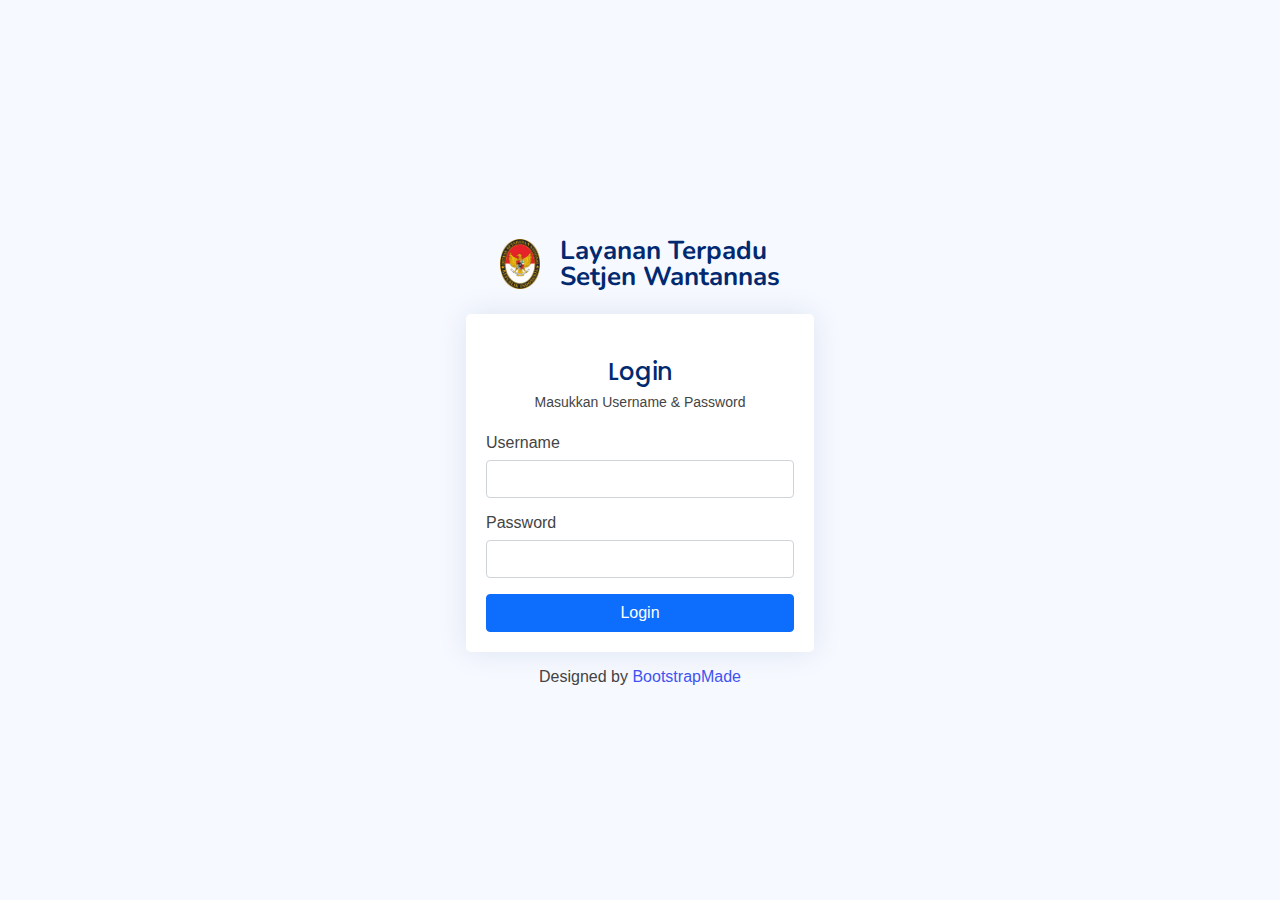
<file: login.html>
<!DOCTYPE html>
<html lang="en">

<head>
  <meta charset="utf-8">
  <meta content="width=device-width, initial-scale=1.0" name="viewport">

  <title>Pages / Login - NiceAdmin Bootstrap Template</title>
  <meta content="" name="description">
  <meta content="" name="keywords">

  <!-- Favicons -->
  <link href="assets/img/favicon.png" rel="icon">
  <link href="assets/img/apple-touch-icon.png" rel="apple-touch-icon">

  <!-- Google Fonts -->
  <link href="https://fonts.gstatic.com" rel="preconnect">
  <link href="https://fonts.googleapis.com/css?family=Open+Sans:300,300i,400,400i,600,600i,700,700i|Nunito:300,300i,400,400i,600,600i,700,700i|Poppins:300,300i,400,400i,500,500i,600,600i,700,700i" rel="stylesheet">

  <!-- Vendor CSS Files -->
  <link href="assets/vendor/bootstrap/css/bootstrap.min.css" rel="stylesheet">
  <link href="assets/vendor/bootstrap-icons/bootstrap-icons.css" rel="stylesheet">
  <link href="assets/vendor/boxicons/css/boxicons.min.css" rel="stylesheet">
  <link href="assets/vendor/quill/quill.snow.css" rel="stylesheet">
  <link href="assets/vendor/quill/quill.bubble.css" rel="stylesheet">
  <link href="assets/vendor/remixicon/remixicon.css" rel="stylesheet">
  <link href="assets/vendor/simple-datatables/style.css" rel="stylesheet">

  <!-- Template Main CSS File -->
  <link href="assets/css/style.css" rel="stylesheet">

  <!-- =======================================================
  * Template Name: NiceAdmin - v2.2.2
  * Template URL: https://bootstrapmade.com/nice-admin-bootstrap-admin-html-template/
  * Author: BootstrapMade.com
  * License: https://bootstrapmade.com/license/
  ======================================================== -->
</head>

<body>

  <main>
    <div class="container">

      <section class="section register min-vh-100 d-flex flex-column align-items-center justify-content-center py-4">
        <div class="container">
          <div class="row justify-content-center">
            <div class="col-lg-4 col-md-6 d-flex flex-column align-items-center justify-content-center">

              <div class="d-flex justify-content-center py-4">
                <a href="index.html" class="logo d-flex align-items-center w-auto">
                  <img src="assets/img/logo-wtn.png" alt="">
                  <span class="d-none d-lg-block">Layanan Terpadu <br/> Setjen Wantannas</span>
                </a>
              </div><!-- End Logo -->

              <div class="card mb-3">

                <div class="card-body">

                  <div class="pt-4 pb-2">
                    <h5 class="card-title text-center pb-0 fs-4">Login</h5>
                    <p class="text-center small">Masukkan Username & Password</p>
                  </div>

                  <form class="row g-3 needs-validation" novalidate>

                    <div class="col-12">
                      <label for="yourUsername" class="form-label">Username</label>
                      <div class="input-group has-validation">
                        <input type="text" name="username" class="form-control" id="yourUsername" required>
                        <div class="invalid-feedback">Silahkan isi username anda.</div>
                      </div>
                    </div>

                    <div class="col-12">
                      <label for="yourPassword" class="form-label">Password</label>
                      <input type="password" name="password" class="form-control" id="yourPassword" required>
                      <div class="invalid-feedback">Silahkan isi password anda!</div>
                    </div>

                    <!-- <div class="col-12">
                      <div class="form-check">
                        <input class="form-check-input" type="checkbox" name="remember" value="true" id="rememberMe">
                        <label class="form-check-label" for="rememberMe">Remember me</label>
                      </div>
                    </div> -->
                    <div class="col-12">
                      <button class="btn btn-primary w-100" type="submit" onclick="location.href='index.html'">Login</button>
                    </div>
                    <!-- <div class="col-12">
                      <p class="small mb-0">Don't have account? <a href="pages-register.html">Create an account</a></p>
                    </div> -->
                  </form>

                </div>
              </div>

              <div class="credits">
                <!-- All the links in the footer should remain intact. -->
                <!-- You can delete the links only if you purchased the pro version. -->
                <!-- Licensing information: https://bootstrapmade.com/license/ -->
                <!-- Purchase the pro version with working PHP/AJAX contact form: https://bootstrapmade.com/nice-admin-bootstrap-admin-html-template/ -->
                Designed by <a href="https://bootstrapmade.com/">BootstrapMade</a>
              </div>

            </div>
          </div>
        </div>

      </section>

    </div>
  </main><!-- End #main -->

  <a href="#" class="back-to-top d-flex align-items-center justify-content-center"><i class="bi bi-arrow-up-short"></i></a>

  <!-- Vendor JS Files -->
  <script src="assets/vendor/apexcharts/apexcharts.min.js"></script>
  <script src="assets/vendor/bootstrap/js/bootstrap.bundle.min.js"></script>
  <script src="assets/vendor/chart.js/chart.min.js"></script>
  <script src="assets/vendor/echarts/echarts.min.js"></script>
  <script src="assets/vendor/quill/quill.min.js"></script>
  <script src="assets/vendor/simple-datatables/simple-datatables.js"></script>
  <script src="assets/vendor/tinymce/tinymce.min.js"></script>
  <script src="assets/vendor/php-email-form/validate.js"></script>

  <!-- Template Main JS File -->
  <script src="assets/js/main.js"></script>

</body>

</html>
</file>
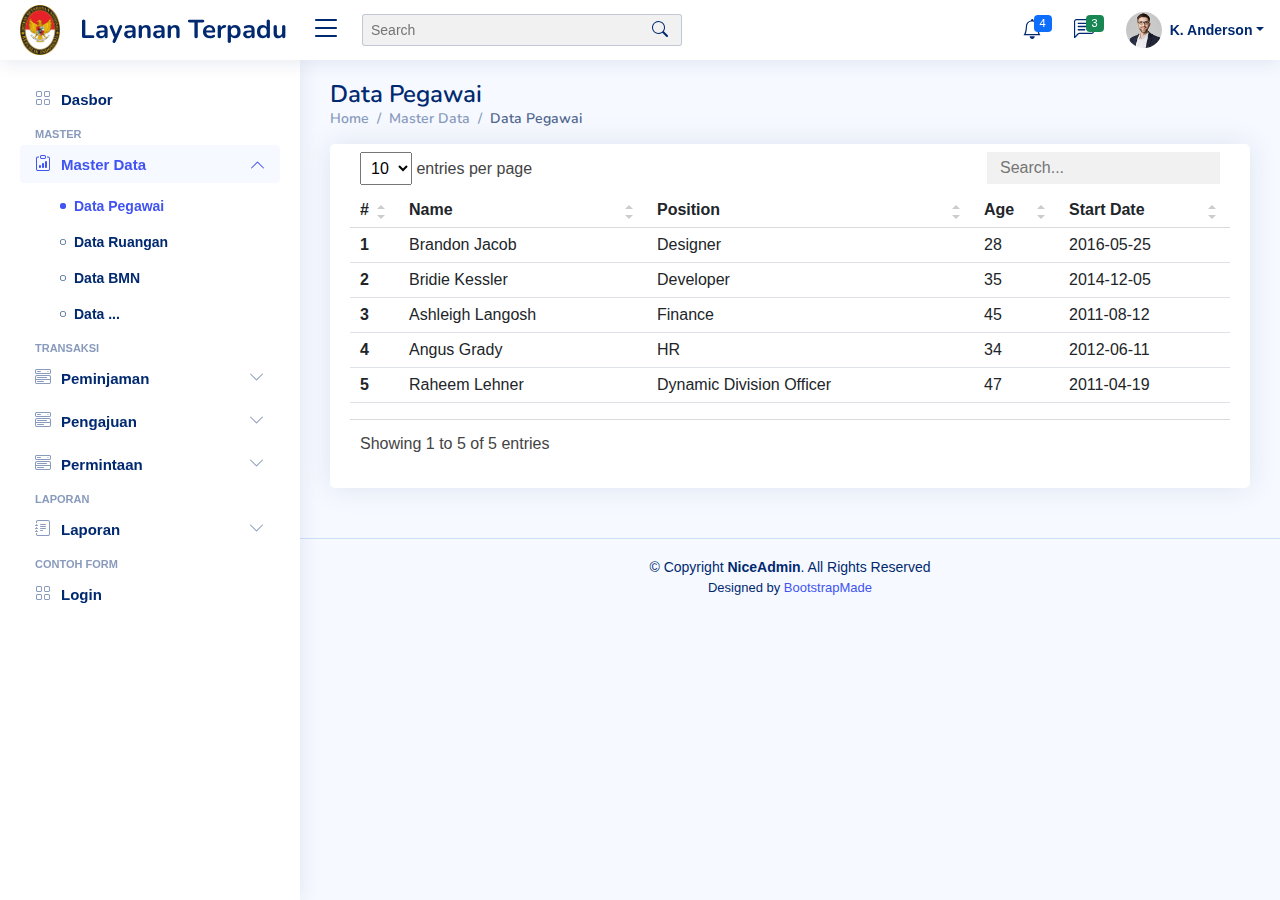
<file: masterdata-pegawai.html>
<!DOCTYPE html>
<html lang="en">

<head>
  <meta charset="utf-8">
  <meta content="width=device-width, initial-scale=1.0" name="viewport">

  <title>Dashboard - Layanan Terpadu Prototype</title>
  <meta content="" name="description">
  <meta content="" name="keywords">

  <!-- Favicons -->
  <link href="assets/img/favicon.png" rel="icon">
  <link href="assets/img/apple-touch-icon.png" rel="apple-touch-icon">

  <!-- Google Fonts -->
  <link href="https://fonts.gstatic.com" rel="preconnect">
  <link href="https://fonts.googleapis.com/css?family=Open+Sans:300,300i,400,400i,600,600i,700,700i|Nunito:300,300i,400,400i,600,600i,700,700i|Poppins:300,300i,400,400i,500,500i,600,600i,700,700i" rel="stylesheet">

  <!-- Vendor CSS Files -->
  <link href="assets/vendor/bootstrap/css/bootstrap.min.css" rel="stylesheet">
  <link href="assets/vendor/bootstrap-icons/bootstrap-icons.css" rel="stylesheet">
  <link href="assets/vendor/boxicons/css/boxicons.min.css" rel="stylesheet">
  <link href="assets/vendor/quill/quill.snow.css" rel="stylesheet">
  <link href="assets/vendor/quill/quill.bubble.css" rel="stylesheet">
  <link href="assets/vendor/remixicon/remixicon.css" rel="stylesheet">
  <link href="assets/vendor/simple-datatables/style.css" rel="stylesheet">

  <!-- Template Main CSS File -->
  <link href="assets/css/style.css" rel="stylesheet">

  <!-- =======================================================
  * Template Name: NiceAdmin - v2.2.2
  * Template URL: https://bootstrapmade.com/nice-admin-bootstrap-admin-html-template/
  * Author: BootstrapMade.com
  * License: https://bootstrapmade.com/license/
  ======================================================== -->
</head>

<body>

  <!-- ======= Header ======= -->
  <header id="header" class="header fixed-top d-flex align-items-center">

    <div class="d-flex align-items-center justify-content-between">
      <a href="index.html" class="logo d-flex align-items-center">
        <img src="assets/img/logo-wtn.png" alt="">
        <span class="d-none d-lg-block">Layanan Terpadu</span>
      </a>
      <i class="bi bi-list toggle-sidebar-btn"></i>
    </div><!-- End Logo -->

    <div class="search-bar">
      <form class="search-form d-flex align-items-center" method="POST" action="#">
        <input type="text" name="query" placeholder="Search" title="Enter search keyword">
        <button type="submit" title="Search"><i class="bi bi-search"></i></button>
      </form>
    </div><!-- End Search Bar -->

    <nav class="header-nav ms-auto">
      <ul class="d-flex align-items-center">

        <li class="nav-item d-block d-lg-none">
          <a class="nav-link nav-icon search-bar-toggle " href="#">
            <i class="bi bi-search"></i>
          </a>
        </li><!-- End Search Icon-->

        <li class="nav-item dropdown">

          <a class="nav-link nav-icon" href="#" data-bs-toggle="dropdown">
            <i class="bi bi-bell"></i>
            <span class="badge bg-primary badge-number">4</span>
          </a><!-- End Notification Icon -->

          <ul class="dropdown-menu dropdown-menu-end dropdown-menu-arrow notifications">
            <li class="dropdown-header">
              You have 4 new notifications
              <a href="#"><span class="badge rounded-pill bg-primary p-2 ms-2">View all</span></a>
            </li>
            <li>
              <hr class="dropdown-divider">
            </li>

            <li class="notification-item">
              <i class="bi bi-exclamation-circle text-warning"></i>
              <div>
                <h4>Lorem Ipsum</h4>
                <p>Quae dolorem earum veritatis oditseno</p>
                <p>30 min. ago</p>
              </div>
            </li>

            <li>
              <hr class="dropdown-divider">
            </li>

            <li class="notification-item">
              <i class="bi bi-x-circle text-danger"></i>
              <div>
                <h4>Atque rerum nesciunt</h4>
                <p>Quae dolorem earum veritatis oditseno</p>
                <p>1 hr. ago</p>
              </div>
            </li>

            <li>
              <hr class="dropdown-divider">
            </li>

            <li class="notification-item">
              <i class="bi bi-check-circle text-success"></i>
              <div>
                <h4>Sit rerum fuga</h4>
                <p>Quae dolorem earum veritatis oditseno</p>
                <p>2 hrs. ago</p>
              </div>
            </li>

            <li>
              <hr class="dropdown-divider">
            </li>

            <li class="notification-item">
              <i class="bi bi-info-circle text-primary"></i>
              <div>
                <h4>Dicta reprehenderit</h4>
                <p>Quae dolorem earum veritatis oditseno</p>
                <p>4 hrs. ago</p>
              </div>
            </li>

            <li>
              <hr class="dropdown-divider">
            </li>
            <li class="dropdown-footer">
              <a href="#">Show all notifications</a>
            </li>

          </ul><!-- End Notification Dropdown Items -->

        </li><!-- End Notification Nav -->

        <li class="nav-item dropdown">

          <a class="nav-link nav-icon" href="#" data-bs-toggle="dropdown">
            <i class="bi bi-chat-left-text"></i>
            <span class="badge bg-success badge-number">3</span>
          </a><!-- End Messages Icon -->

          <ul class="dropdown-menu dropdown-menu-end dropdown-menu-arrow messages">
            <li class="dropdown-header">
              You have 3 new messages
              <a href="#"><span class="badge rounded-pill bg-primary p-2 ms-2">View all</span></a>
            </li>
            <li>
              <hr class="dropdown-divider">
            </li>

            <li class="message-item">
              <a href="#">
                <img src="assets/img/messages-1.jpg" alt="" class="rounded-circle">
                <div>
                  <h4>Maria Hudson</h4>
                  <p>Velit asperiores et ducimus soluta repudiandae labore officia est ut...</p>
                  <p>4 hrs. ago</p>
                </div>
              </a>
            </li>
            <li>
              <hr class="dropdown-divider">
            </li>

            <li class="message-item">
              <a href="#">
                <img src="assets/img/messages-2.jpg" alt="" class="rounded-circle">
                <div>
                  <h4>Anna Nelson</h4>
                  <p>Velit asperiores et ducimus soluta repudiandae labore officia est ut...</p>
                  <p>6 hrs. ago</p>
                </div>
              </a>
            </li>
            <li>
              <hr class="dropdown-divider">
            </li>

            <li class="message-item">
              <a href="#">
                <img src="assets/img/messages-3.jpg" alt="" class="rounded-circle">
                <div>
                  <h4>David Muldon</h4>
                  <p>Velit asperiores et ducimus soluta repudiandae labore officia est ut...</p>
                  <p>8 hrs. ago</p>
                </div>
              </a>
            </li>
            <li>
              <hr class="dropdown-divider">
            </li>

            <li class="dropdown-footer">
              <a href="#">Show all messages</a>
            </li>

          </ul><!-- End Messages Dropdown Items -->

        </li><!-- End Messages Nav -->

        <li class="nav-item dropdown pe-3">

          <a class="nav-link nav-profile d-flex align-items-center pe-0" href="#" data-bs-toggle="dropdown">
            <img src="assets/img/profile-img.jpg" alt="Profile" class="rounded-circle">
            <span class="d-none d-md-block dropdown-toggle ps-2">K. Anderson</span>
          </a><!-- End Profile Iamge Icon -->

          <ul class="dropdown-menu dropdown-menu-end dropdown-menu-arrow profile">
            <li class="dropdown-header">
              <h6>Kevin Anderson</h6>
              <span>Web Designer</span>
            </li>
            <li>
              <hr class="dropdown-divider">
            </li>

            <li>
              <a class="dropdown-item d-flex align-items-center" href="users-profile.html">
                <i class="bi bi-person"></i>
                <span>My Profile</span>
              </a>
            </li>
            <li>
              <hr class="dropdown-divider">
            </li>

            <li>
              <a class="dropdown-item d-flex align-items-center" href="users-profile.html">
                <i class="bi bi-gear"></i>
                <span>Account Settings</span>
              </a>
            </li>
            <li>
              <hr class="dropdown-divider">
            </li>

            <li>
              <a class="dropdown-item d-flex align-items-center" href="pages-faq.html">
                <i class="bi bi-question-circle"></i>
                <span>Need Help?</span>
              </a>
            </li>
            <li>
              <hr class="dropdown-divider">
            </li>

            <li>
              <a class="dropdown-item d-flex align-items-center" href="login.html">
                <i class="bi bi-box-arrow-right"></i>
                <span>Sign Out</span>
              </a>
            </li>

          </ul><!-- End Profile Dropdown Items -->
        </li><!-- End Profile Nav -->

      </ul>
    </nav><!-- End Icons Navigation -->

  </header><!-- End Header -->

  <!-- ======= Sidebar ======= -->
  <aside id="sidebar" class="sidebar">

    <ul class="sidebar-nav" id="sidebar-nav">

      <li class="nav-item">
        <a class="nav-link collapsed" href="index.html">
          <i class="bi bi-grid"></i>
          <span>Dasbor</span>
        </a>
      </li><!-- End Dasbor Nav -->

      <li class="nav-heading">Master</li>
	  
	  <li class="nav-item">
        <a class="nav-link " data-bs-target="#masterdata-nav" data-bs-toggle="collapse" href="#">
          <i class="bi bi-clipboard-data"></i><span>Master Data</span><i class="bi bi-chevron-down ms-auto"></i>
        </a>
        <ul id="masterdata-nav" class="nav-content collapse show" data-bs-parent="#sidebar-nav">
          <li>
            <a href="masterdata-pegawai.html" class="active">
              <i class="bi bi-circle"></i><span>Data Pegawai</span>
            </a>
          </li>
          <li>
            <a href="#">
              <i class="bi bi-circle"></i><span>Data Ruangan</span>
            </a>
          </li>
          <li>
            <a href="#">
              <i class="bi bi-circle"></i><span>Data BMN</span>
            </a>
          </li>
          <li>
            <a href="#">
              <i class="bi bi-circle"></i><span>Data ...</span>
            </a>
          </li>
        </ul>
      </li><!-- End Master Data Nav -->

      <li class="nav-heading">Transaksi</li>
	  
	  <li class="nav-item">
        <a class="nav-link collapsed" data-bs-target="#peminjaman-nav" data-bs-toggle="collapse" href="#">
          <i class="bi bi-menu-button-wide"></i><span>Peminjaman</span><i class="bi bi-chevron-down ms-auto"></i>
        </a>
        <ul id="peminjaman-nav" class="nav-content collapse " data-bs-parent="#sidebar-nav">
          <li>
            <a href="peminjaman-kendaraan.html">
              <i class="bi bi-circle"></i><span>Pinjam Kendaraan</span>
            </a>
          </li>
          <li>
            <a href="#">
              <i class="bi bi-circle"></i><span>Pinjam Elektronik</span>
            </a>
          </li>
          <li>
            <a href="#">
              <i class="bi bi-circle"></i><span>Pinjam Ruang Rapat</span>
            </a>
          </li>
          <li>
            <a href="#">
              <i class="bi bi-circle"></i><span>Pinjam ...</span>
            </a>
          </li>
        </ul>
      </li><!-- End Peminjaman Nav -->
	  
	  <li class="nav-item">
        <a class="nav-link collapsed" data-bs-target="#pengajuan-nav" data-bs-toggle="collapse" href="#">
          <i class="bi bi-menu-button-wide"></i><span>Pengajuan</span><i class="bi bi-chevron-down ms-auto"></i>
        </a>
        <ul id="pengajuan-nav" class="nav-content collapse " data-bs-parent="#sidebar-nav">
          <li>
            <a href="pengajuan-pemeliharaan.html">
              <i class="bi bi-circle"></i><span>Pemeliharaan</span>
            </a>
          </li>
          <li>
            <a href="#">
              <i class="bi bi-circle"></i><span>Perbaikan Barang</span>
            </a>
          </li>
          <li>
            <a href="#">
              <i class="bi bi-circle"></i><span>Pengajuan ...</span>
            </a>
          </li>
        </ul>
      </li><!-- End Pengajuan Nav -->
	  
	  <li class="nav-item">
        <a class="nav-link collapsed" data-bs-target="#permintaan-nav" data-bs-toggle="collapse" href="#">
          <i class="bi bi-menu-button-wide"></i><span>Permintaan</span><i class="bi bi-chevron-down ms-auto"></i>
        </a>
        <ul id="permintaan-nav" class="nav-content collapse " data-bs-parent="#sidebar-nav">
          <li>
            <a href="permintaan-atk.html">
              <i class="bi bi-circle"></i><span>Alat Tulis Kantor</span>
            </a>
          </li>
          <li>
            <a href="#">
              <i class="bi bi-circle"></i><span>Permintaan ...</span>
            </a>
          </li>
        </ul>
      </li><!-- End Permintaan Nav -->

      <li class="nav-heading">Laporan</li>
	  
	  <li class="nav-item">
        <a class="nav-link collapsed" data-bs-target="#laporan-nav" data-bs-toggle="collapse" href="#">
          <i class="bi bi-journal-text"></i><span>Laporan</span><i class="bi bi-chevron-down ms-auto"></i>
        </a>
        <ul id="laporan-nav" class="nav-content collapse " data-bs-parent="#sidebar-nav">
          <li>
            <a href="laporan.html">
              <i class="bi bi-circle"></i><span>Lap Peminjaman</span>
            </a>
          </li>
          <li>
            <a href="#">
              <i class="bi bi-circle"></i><span>Lap Pengajuan</span>
            </a>
          </li>
          <li>
            <a href="#">
              <i class="bi bi-circle"></i><span>Lap Permintaan</span>
            </a>
          </li>
          <li>
            <a href="#">
              <i class="bi bi-circle"></i><span>Lap ...</span>
            </a>
          </li>
        </ul>
      </li><!-- End Laporan Nav -->

      <li class="nav-heading">Contoh Form</li>
      <li class="nav-item">
        <a class="nav-link collapsed" href="login.html">
          <i class="bi bi-grid"></i>
          <span>Login</span>
        </a>
      </li><!-- End Contoh Form Nav -->
<!-- 
      <li class="nav-item">
        <a class="nav-link collapsed" data-bs-target="#components-nav" data-bs-toggle="collapse" href="#">
          <i class="bi bi-menu-button-wide"></i><span>Components</span><i class="bi bi-chevron-down ms-auto"></i>
        </a>
        <ul id="components-nav" class="nav-content collapse " data-bs-parent="#sidebar-nav">
          <li>
            <a href="components-alerts.html">
              <i class="bi bi-circle"></i><span>Alerts</span>
            </a>
          </li>
          <li>
            <a href="components-accordion.html">
              <i class="bi bi-circle"></i><span>Accordion</span>
            </a>
          </li>
          <li>
            <a href="components-badges.html">
              <i class="bi bi-circle"></i><span>Badges</span>
            </a>
          </li>
          <li>
            <a href="components-breadcrumbs.html">
              <i class="bi bi-circle"></i><span>Breadcrumbs</span>
            </a>
          </li>
          <li>
            <a href="components-buttons.html">
              <i class="bi bi-circle"></i><span>Buttons</span>
            </a>
          </li>
          <li>
            <a href="components-cards.html">
              <i class="bi bi-circle"></i><span>Cards</span>
            </a>
          </li>
          <li>
            <a href="components-carousel.html">
              <i class="bi bi-circle"></i><span>Carousel</span>
            </a>
          </li>
          <li>
            <a href="components-list-group.html">
              <i class="bi bi-circle"></i><span>List group</span>
            </a>
          </li>
          <li>
            <a href="components-modal.html">
              <i class="bi bi-circle"></i><span>Modal</span>
            </a>
          </li>
          <li>
            <a href="components-tabs.html">
              <i class="bi bi-circle"></i><span>Tabs</span>
            </a>
          </li>
          <li>
            <a href="components-pagination.html">
              <i class="bi bi-circle"></i><span>Pagination</span>
            </a>
          </li>
          <li>
            <a href="components-progress.html">
              <i class="bi bi-circle"></i><span>Progress</span>
            </a>
          </li>
          <li>
            <a href="components-spinners.html">
              <i class="bi bi-circle"></i><span>Spinners</span>
            </a>
          </li>
          <li>
            <a href="components-tooltips.html">
              <i class="bi bi-circle"></i><span>Tooltips</span>
            </a>
          </li>
        </ul>
      </li><!-- End Components Nav -->
<!-- 
      <li class="nav-item">
        <a class="nav-link collapsed" data-bs-target="#forms-nav" data-bs-toggle="collapse" href="#">
          <i class="bi bi-journal-text"></i><span>Forms</span><i class="bi bi-chevron-down ms-auto"></i>
        </a>
        <ul id="forms-nav" class="nav-content collapse " data-bs-parent="#sidebar-nav">
          <li>
            <a href="forms-elements.html">
              <i class="bi bi-circle"></i><span>Form Elements</span>
            </a>
          </li>
          <li>
            <a href="forms-layouts.html">
              <i class="bi bi-circle"></i><span>Form Layouts</span>
            </a>
          </li>
          <li>
            <a href="forms-editors.html">
              <i class="bi bi-circle"></i><span>Form Editors</span>
            </a>
          </li>
          <li>
            <a href="forms-validation.html">
              <i class="bi bi-circle"></i><span>Form Validation</span>
            </a>
          </li>
        </ul>
      </li><!-- End Forms Nav -->
<!-- 
      <li class="nav-item">
        <a class="nav-link collapsed" data-bs-target="#tables-nav" data-bs-toggle="collapse" href="#">
          <i class="bi bi-layout-text-window-reverse"></i><span>Tables</span><i class="bi bi-chevron-down ms-auto"></i>
        </a>
        <ul id="tables-nav" class="nav-content collapse " data-bs-parent="#sidebar-nav">
          <li>
            <a href="tables-general.html">
              <i class="bi bi-circle"></i><span>General Tables</span>
            </a>
          </li>
          <li>
            <a href="tables-data.html">
              <i class="bi bi-circle"></i><span>Data Tables</span>
            </a>
          </li>
        </ul>
      </li><!-- End Tables Nav -->
<!-- 
      <li class="nav-item">
        <a class="nav-link collapsed" data-bs-target="#charts-nav" data-bs-toggle="collapse" href="#">
          <i class="bi bi-bar-chart"></i><span>Charts</span><i class="bi bi-chevron-down ms-auto"></i>
        </a>
        <ul id="charts-nav" class="nav-content collapse " data-bs-parent="#sidebar-nav">
          <li>
            <a href="charts-chartjs.html">
              <i class="bi bi-circle"></i><span>Chart.js</span>
            </a>
          </li>
          <li>
            <a href="charts-apexcharts.html">
              <i class="bi bi-circle"></i><span>ApexCharts</span>
            </a>
          </li>
          <li>
            <a href="charts-echarts.html">
              <i class="bi bi-circle"></i><span>ECharts</span>
            </a>
          </li>
        </ul>
      </li><!-- End Charts Nav -->
<!-- 
      <li class="nav-item">
        <a class="nav-link collapsed" data-bs-target="#icons-nav" data-bs-toggle="collapse" href="#">
          <i class="bi bi-gem"></i><span>Icons</span><i class="bi bi-chevron-down ms-auto"></i>
        </a>
        <ul id="icons-nav" class="nav-content collapse " data-bs-parent="#sidebar-nav">
          <li>
            <a href="icons-bootstrap.html">
              <i class="bi bi-circle"></i><span>Bootstrap Icons</span>
            </a>
          </li>
          <li>
            <a href="icons-remix.html">
              <i class="bi bi-circle"></i><span>Remix Icons</span>
            </a>
          </li>
          <li>
            <a href="icons-boxicons.html">
              <i class="bi bi-circle"></i><span>Boxicons</span>
            </a>
          </li>
        </ul>
      </li><!-- End Icons Nav -->
<!-- 
      <li class="nav-heading">Pages</li>

      <li class="nav-item">
        <a class="nav-link collapsed" href="users-profile.html">
          <i class="bi bi-person"></i>
          <span>Profile</span>
        </a>
      </li><!-- End Profile Page Nav -->
<!-- 
      <li class="nav-item">
        <a class="nav-link collapsed" href="pages-faq.html">
          <i class="bi bi-question-circle"></i>
          <span>F.A.Q</span>
        </a>
      </li><!-- End F.A.Q Page Nav -->
<!-- 
      <li class="nav-item">
        <a class="nav-link collapsed" href="pages-contact.html">
          <i class="bi bi-envelope"></i>
          <span>Contact</span>
        </a>
      </li><!-- End Contact Page Nav -->
<!-- 
      <li class="nav-item">
        <a class="nav-link collapsed" href="pages-register.html">
          <i class="bi bi-card-list"></i>
          <span>Register</span>
        </a>
      </li><!-- End Register Page Nav -->
<!-- 
      <li class="nav-item">
        <a class="nav-link collapsed" href="pages-login.html">
          <i class="bi bi-box-arrow-in-right"></i>
          <span>Login</span>
        </a>
      </li><!-- End Login Page Nav -->
<!-- 
      <li class="nav-item">
        <a class="nav-link collapsed" href="pages-error-404.html">
          <i class="bi bi-dash-circle"></i>
          <span>Error 404</span>
        </a>
      </li><!-- End Error 404 Page Nav -->
<!-- 
      <li class="nav-item">
        <a class="nav-link collapsed" href="pages-blank.html">
          <i class="bi bi-file-earmark"></i>
          <span>Blank</span>
        </a>
      </li><!-- End Blank Page Nav -->

    </ul>

  </aside><!-- End Sidebar-->

  <main id="main" class="main">

    <div class="pagetitle">
      <h1>Data Pegawai</h1>
      <nav>
        <ol class="breadcrumb">
          <li class="breadcrumb-item"><a href="index.html">Home</a></li>
          <li class="breadcrumb-item">Master Data</li>
          <li class="breadcrumb-item active">Data Pegawai</li>
        </ol>
      </nav>
    </div><!-- End Page Title -->

    <section class="section">
      <div class="row">
        <div class="col-lg-12">

          <div class="card">
            <div class="card-body">
              <!-- <h5 class="card-title">Datatables</h5>
              <p>Add lightweight datatables to your project with using the <a href="https://github.com/fiduswriter/Simple-DataTables" target="_blank">Simple DataTables</a> library. Just add <code>.datatable</code> class name to any table you wish to conver to a datatable</p>
 -->
              <!-- Table with stripped rows -->
              <table class="table datatable">
                <thead>
                  <tr>
                    <th scope="col">#</th>
                    <th scope="col">Name</th>
                    <th scope="col">Position</th>
                    <th scope="col">Age</th>
                    <th scope="col">Start Date</th>
                  </tr>
                </thead>
                <tbody>
                  <tr>
                    <th scope="row">1</th>
                    <td>Brandon Jacob</td>
                    <td>Designer</td>
                    <td>28</td>
                    <td>2016-05-25</td>
                  </tr>
                  <tr>
                    <th scope="row">2</th>
                    <td>Bridie Kessler</td>
                    <td>Developer</td>
                    <td>35</td>
                    <td>2014-12-05</td>
                  </tr>
                  <tr>
                    <th scope="row">3</th>
                    <td>Ashleigh Langosh</td>
                    <td>Finance</td>
                    <td>45</td>
                    <td>2011-08-12</td>
                  </tr>
                  <tr>
                    <th scope="row">4</th>
                    <td>Angus Grady</td>
                    <td>HR</td>
                    <td>34</td>
                    <td>2012-06-11</td>
                  </tr>
                  <tr>
                    <th scope="row">5</th>
                    <td>Raheem Lehner</td>
                    <td>Dynamic Division Officer</td>
                    <td>47</td>
                    <td>2011-04-19</td>
                  </tr>
                </tbody>
              </table>
              <!-- End Table with stripped rows -->

            </div>
          </div>

        </div>
      </div>
    </section>

  </main><!-- End #main -->

  <!-- ======= Footer ======= -->
  <footer id="footer" class="footer">
    <div class="copyright">
      &copy; Copyright <strong><span>NiceAdmin</span></strong>. All Rights Reserved
    </div>
    <div class="credits">
      <!-- All the links in the footer should remain intact. -->
      <!-- You can delete the links only if you purchased the pro version. -->
      <!-- Licensing information: https://bootstrapmade.com/license/ -->
      <!-- Purchase the pro version with working PHP/AJAX contact form: https://bootstrapmade.com/nice-admin-bootstrap-admin-html-template/ -->
      Designed by <a href="https://bootstrapmade.com/">BootstrapMade</a>
    </div>
  </footer><!-- End Footer -->

  <a href="#" class="back-to-top d-flex align-items-center justify-content-center"><i class="bi bi-arrow-up-short"></i></a>

  <!-- Vendor JS Files -->
  <script src="assets/vendor/apexcharts/apexcharts.min.js"></script>
  <script src="assets/vendor/bootstrap/js/bootstrap.bundle.min.js"></script>
  <script src="assets/vendor/chart.js/chart.min.js"></script>
  <script src="assets/vendor/echarts/echarts.min.js"></script>
  <script src="assets/vendor/quill/quill.min.js"></script>
  <script src="assets/vendor/simple-datatables/simple-datatables.js"></script>
  <script src="assets/vendor/tinymce/tinymce.min.js"></script>
  <script src="assets/vendor/php-email-form/validate.js"></script>

  <!-- Template Main JS File -->
  <script src="assets/js/main.js"></script>

</body>

</html>
</file>
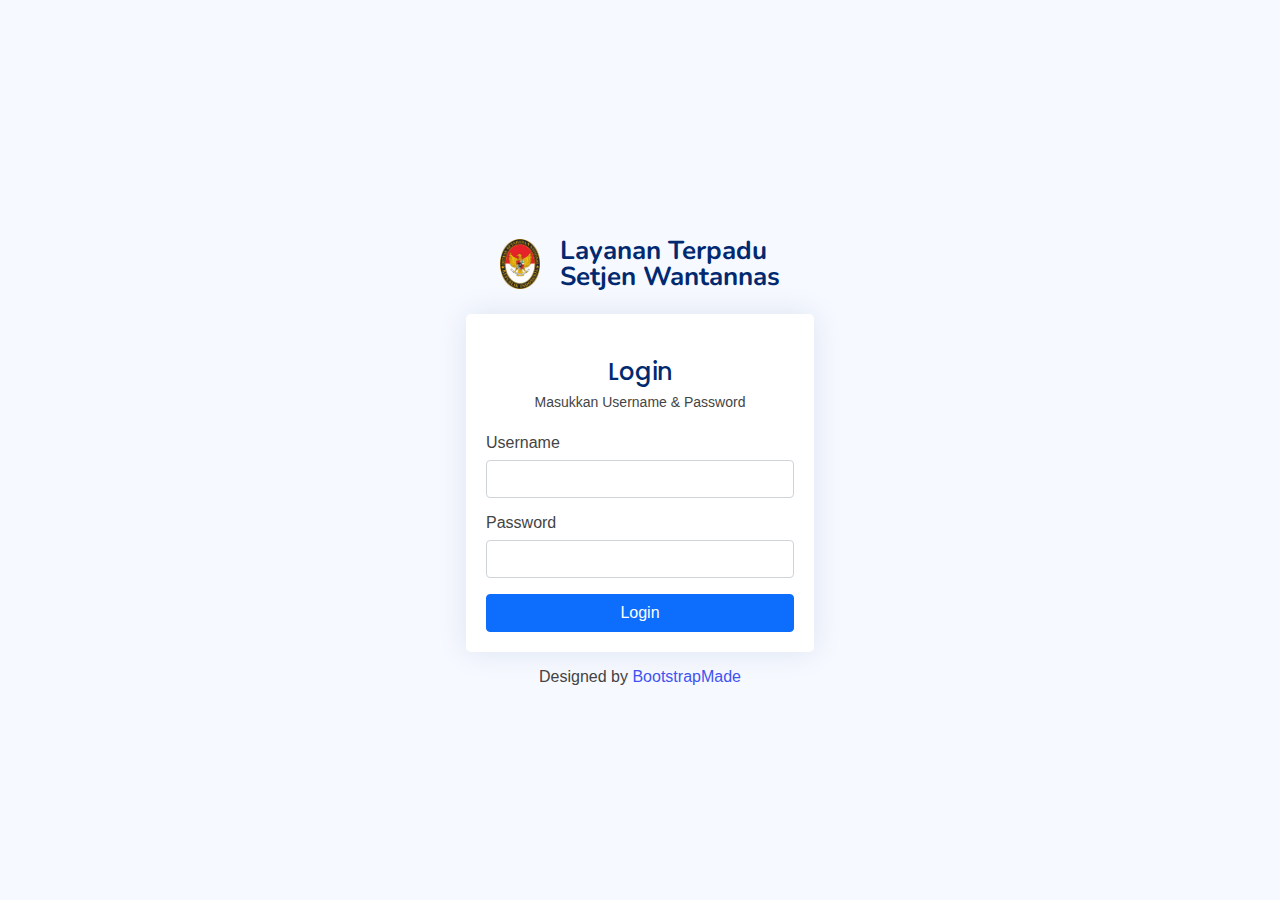
<file: pages-login.html>
<!DOCTYPE html>
<html lang="en">

<head>
  <meta charset="utf-8">
  <meta content="width=device-width, initial-scale=1.0" name="viewport">

  <title>Pages / Login - NiceAdmin Bootstrap Template</title>
  <meta content="" name="description">
  <meta content="" name="keywords">

  <!-- Favicons -->
  <link href="assets/img/favicon.png" rel="icon">
  <link href="assets/img/apple-touch-icon.png" rel="apple-touch-icon">

  <!-- Google Fonts -->
  <link href="https://fonts.gstatic.com" rel="preconnect">
  <link href="https://fonts.googleapis.com/css?family=Open+Sans:300,300i,400,400i,600,600i,700,700i|Nunito:300,300i,400,400i,600,600i,700,700i|Poppins:300,300i,400,400i,500,500i,600,600i,700,700i" rel="stylesheet">

  <!-- Vendor CSS Files -->
  <link href="assets/vendor/bootstrap/css/bootstrap.min.css" rel="stylesheet">
  <link href="assets/vendor/bootstrap-icons/bootstrap-icons.css" rel="stylesheet">
  <link href="assets/vendor/boxicons/css/boxicons.min.css" rel="stylesheet">
  <link href="assets/vendor/quill/quill.snow.css" rel="stylesheet">
  <link href="assets/vendor/quill/quill.bubble.css" rel="stylesheet">
  <link href="assets/vendor/remixicon/remixicon.css" rel="stylesheet">
  <link href="assets/vendor/simple-datatables/style.css" rel="stylesheet">

  <!-- Template Main CSS File -->
  <link href="assets/css/style.css" rel="stylesheet">

  <!-- =======================================================
  * Template Name: NiceAdmin - v2.2.2
  * Template URL: https://bootstrapmade.com/nice-admin-bootstrap-admin-html-template/
  * Author: BootstrapMade.com
  * License: https://bootstrapmade.com/license/
  ======================================================== -->
</head>

<body>

  <main>
    <div class="container">

      <section class="section register min-vh-100 d-flex flex-column align-items-center justify-content-center py-4">
        <div class="container">
          <div class="row justify-content-center">
            <div class="col-lg-4 col-md-6 d-flex flex-column align-items-center justify-content-center">

              <div class="d-flex justify-content-center py-4">
                <a href="index.html" class="logo d-flex align-items-center w-auto">
                  <img src="assets/img/logo-wtn.png" alt="">
                  <span class="d-none d-lg-block">Layanan Terpadu <br/> Setjen Wantannas</span>
                </a>
              </div><!-- End Logo -->

              <div class="card mb-3">

                <div class="card-body">

                  <div class="pt-4 pb-2">
                    <h5 class="card-title text-center pb-0 fs-4">Login</h5>
                    <p class="text-center small">Masukkan Username & Password</p>
                  </div>

                  <form class="row g-3 needs-validation" novalidate>

                    <div class="col-12">
                      <label for="yourUsername" class="form-label">Username</label>
                      <div class="input-group has-validation">
                        <input type="text" name="username" class="form-control" id="yourUsername" required>
                        <div class="invalid-feedback">Silahkan isi username anda.</div>
                      </div>
                    </div>

                    <div class="col-12">
                      <label for="yourPassword" class="form-label">Password</label>
                      <input type="password" name="password" class="form-control" id="yourPassword" required>
                      <div class="invalid-feedback">Silahkan isi password anda!</div>
                    </div>

                    <!-- <div class="col-12">
                      <div class="form-check">
                        <input class="form-check-input" type="checkbox" name="remember" value="true" id="rememberMe">
                        <label class="form-check-label" for="rememberMe">Remember me</label>
                      </div>
                    </div> -->
                    <div class="col-12">
                      <button class="btn btn-primary w-100" type="submit" href="index.html">Login</button>
                    </div>
                    <!-- <div class="col-12">
                      <p class="small mb-0">Don't have account? <a href="pages-register.html">Create an account</a></p>
                    </div> -->
                  </form>

                </div>
              </div>

              <div class="credits">
                <!-- All the links in the footer should remain intact. -->
                <!-- You can delete the links only if you purchased the pro version. -->
                <!-- Licensing information: https://bootstrapmade.com/license/ -->
                <!-- Purchase the pro version with working PHP/AJAX contact form: https://bootstrapmade.com/nice-admin-bootstrap-admin-html-template/ -->
                Designed by <a href="https://bootstrapmade.com/">BootstrapMade</a>
              </div>

            </div>
          </div>
        </div>

      </section>

    </div>
  </main><!-- End #main -->

  <a href="#" class="back-to-top d-flex align-items-center justify-content-center"><i class="bi bi-arrow-up-short"></i></a>

  <!-- Vendor JS Files -->
  <script src="assets/vendor/apexcharts/apexcharts.min.js"></script>
  <script src="assets/vendor/bootstrap/js/bootstrap.bundle.min.js"></script>
  <script src="assets/vendor/chart.js/chart.min.js"></script>
  <script src="assets/vendor/echarts/echarts.min.js"></script>
  <script src="assets/vendor/quill/quill.min.js"></script>
  <script src="assets/vendor/simple-datatables/simple-datatables.js"></script>
  <script src="assets/vendor/tinymce/tinymce.min.js"></script>
  <script src="assets/vendor/php-email-form/validate.js"></script>

  <!-- Template Main JS File -->
  <script src="assets/js/main.js"></script>

</body>

</html>
</file>
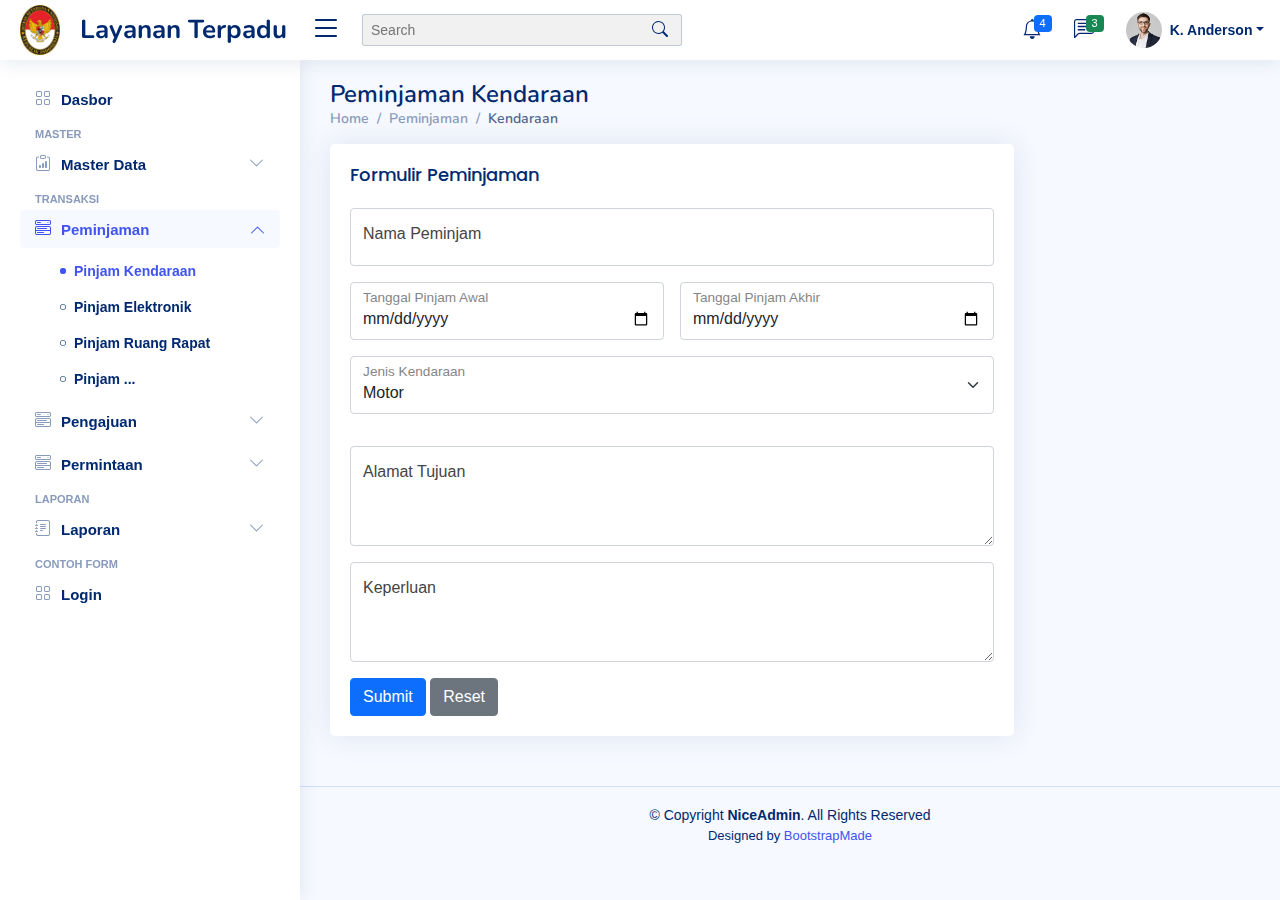
<file: peminjaman-kendaraan.html>
<!DOCTYPE html>
<html lang="en">

<head>
  <meta charset="utf-8">
  <meta content="width=device-width, initial-scale=1.0" name="viewport">

  <title>Forms / Layouts - NiceAdmin Bootstrap Template</title>
  <meta content="" name="description">
  <meta content="" name="keywords">

  <!-- Favicons -->
  <link href="assets/img/favicon.png" rel="icon">
  <link href="assets/img/apple-touch-icon.png" rel="apple-touch-icon">

  <!-- Google Fonts -->
  <link href="https://fonts.gstatic.com" rel="preconnect">
  <link href="https://fonts.googleapis.com/css?family=Open+Sans:300,300i,400,400i,600,600i,700,700i|Nunito:300,300i,400,400i,600,600i,700,700i|Poppins:300,300i,400,400i,500,500i,600,600i,700,700i" rel="stylesheet">

  <!-- Vendor CSS Files -->
  <link href="assets/vendor/bootstrap/css/bootstrap.min.css" rel="stylesheet">
  <link href="assets/vendor/bootstrap-icons/bootstrap-icons.css" rel="stylesheet">
  <link href="assets/vendor/boxicons/css/boxicons.min.css" rel="stylesheet">
  <link href="assets/vendor/quill/quill.snow.css" rel="stylesheet">
  <link href="assets/vendor/quill/quill.bubble.css" rel="stylesheet">
  <link href="assets/vendor/remixicon/remixicon.css" rel="stylesheet">
  <link href="assets/vendor/simple-datatables/style.css" rel="stylesheet">

  <!-- Template Main CSS File -->
  <link href="assets/css/style.css" rel="stylesheet">

  <!-- =======================================================
  * Template Name: NiceAdmin - v2.2.2
  * Template URL: https://bootstrapmade.com/nice-admin-bootstrap-admin-html-template/
  * Author: BootstrapMade.com
  * License: https://bootstrapmade.com/license/
  ======================================================== -->
</head>

<body>

  <!-- ======= Header ======= -->
  <header id="header" class="header fixed-top d-flex align-items-center">

    <div class="d-flex align-items-center justify-content-between">
      <a href="index.html" class="logo d-flex align-items-center">
        <img src="assets/img/logo-wtn.png" alt="">
        <span class="d-none d-lg-block">Layanan Terpadu</span>
      </a>
      <i class="bi bi-list toggle-sidebar-btn"></i>
    </div><!-- End Logo -->

    <div class="search-bar">
      <form class="search-form d-flex align-items-center" method="POST" action="#">
        <input type="text" name="query" placeholder="Search" title="Enter search keyword">
        <button type="submit" title="Search"><i class="bi bi-search"></i></button>
      </form>
    </div><!-- End Search Bar -->

    <nav class="header-nav ms-auto">
      <ul class="d-flex align-items-center">

        <li class="nav-item d-block d-lg-none">
          <a class="nav-link nav-icon search-bar-toggle " href="#">
            <i class="bi bi-search"></i>
          </a>
        </li><!-- End Search Icon-->

        <li class="nav-item dropdown">

          <a class="nav-link nav-icon" href="#" data-bs-toggle="dropdown">
            <i class="bi bi-bell"></i>
            <span class="badge bg-primary badge-number">4</span>
          </a><!-- End Notification Icon -->

          <ul class="dropdown-menu dropdown-menu-end dropdown-menu-arrow notifications">
            <li class="dropdown-header">
              You have 4 new notifications
              <a href="#"><span class="badge rounded-pill bg-primary p-2 ms-2">View all</span></a>
            </li>
            <li>
              <hr class="dropdown-divider">
            </li>

            <li class="notification-item">
              <i class="bi bi-exclamation-circle text-warning"></i>
              <div>
                <h4>Lorem Ipsum</h4>
                <p>Quae dolorem earum veritatis oditseno</p>
                <p>30 min. ago</p>
              </div>
            </li>

            <li>
              <hr class="dropdown-divider">
            </li>

            <li class="notification-item">
              <i class="bi bi-x-circle text-danger"></i>
              <div>
                <h4>Atque rerum nesciunt</h4>
                <p>Quae dolorem earum veritatis oditseno</p>
                <p>1 hr. ago</p>
              </div>
            </li>

            <li>
              <hr class="dropdown-divider">
            </li>

            <li class="notification-item">
              <i class="bi bi-check-circle text-success"></i>
              <div>
                <h4>Sit rerum fuga</h4>
                <p>Quae dolorem earum veritatis oditseno</p>
                <p>2 hrs. ago</p>
              </div>
            </li>

            <li>
              <hr class="dropdown-divider">
            </li>

            <li class="notification-item">
              <i class="bi bi-info-circle text-primary"></i>
              <div>
                <h4>Dicta reprehenderit</h4>
                <p>Quae dolorem earum veritatis oditseno</p>
                <p>4 hrs. ago</p>
              </div>
            </li>

            <li>
              <hr class="dropdown-divider">
            </li>
            <li class="dropdown-footer">
              <a href="#">Show all notifications</a>
            </li>

          </ul><!-- End Notification Dropdown Items -->

        </li><!-- End Notification Nav -->

        <li class="nav-item dropdown">

          <a class="nav-link nav-icon" href="#" data-bs-toggle="dropdown">
            <i class="bi bi-chat-left-text"></i>
            <span class="badge bg-success badge-number">3</span>
          </a><!-- End Messages Icon -->

          <ul class="dropdown-menu dropdown-menu-end dropdown-menu-arrow messages">
            <li class="dropdown-header">
              You have 3 new messages
              <a href="#"><span class="badge rounded-pill bg-primary p-2 ms-2">View all</span></a>
            </li>
            <li>
              <hr class="dropdown-divider">
            </li>

            <li class="message-item">
              <a href="#">
                <img src="assets/img/messages-1.jpg" alt="" class="rounded-circle">
                <div>
                  <h4>Maria Hudson</h4>
                  <p>Velit asperiores et ducimus soluta repudiandae labore officia est ut...</p>
                  <p>4 hrs. ago</p>
                </div>
              </a>
            </li>
            <li>
              <hr class="dropdown-divider">
            </li>

            <li class="message-item">
              <a href="#">
                <img src="assets/img/messages-2.jpg" alt="" class="rounded-circle">
                <div>
                  <h4>Anna Nelson</h4>
                  <p>Velit asperiores et ducimus soluta repudiandae labore officia est ut...</p>
                  <p>6 hrs. ago</p>
                </div>
              </a>
            </li>
            <li>
              <hr class="dropdown-divider">
            </li>

            <li class="message-item">
              <a href="#">
                <img src="assets/img/messages-3.jpg" alt="" class="rounded-circle">
                <div>
                  <h4>David Muldon</h4>
                  <p>Velit asperiores et ducimus soluta repudiandae labore officia est ut...</p>
                  <p>8 hrs. ago</p>
                </div>
              </a>
            </li>
            <li>
              <hr class="dropdown-divider">
            </li>

            <li class="dropdown-footer">
              <a href="#">Show all messages</a>
            </li>

          </ul><!-- End Messages Dropdown Items -->

        </li><!-- End Messages Nav -->

        <li class="nav-item dropdown pe-3">

          <a class="nav-link nav-profile d-flex align-items-center pe-0" href="#" data-bs-toggle="dropdown">
            <img src="assets/img/profile-img.jpg" alt="Profile" class="rounded-circle">
            <span class="d-none d-md-block dropdown-toggle ps-2">K. Anderson</span>
          </a><!-- End Profile Iamge Icon -->

          <ul class="dropdown-menu dropdown-menu-end dropdown-menu-arrow profile">
            <li class="dropdown-header">
              <h6>Kevin Anderson</h6>
              <span>Web Designer</span>
            </li>
            <li>
              <hr class="dropdown-divider">
            </li>

            <li>
              <a class="dropdown-item d-flex align-items-center" href="users-profile.html">
                <i class="bi bi-person"></i>
                <span>My Profile</span>
              </a>
            </li>
            <li>
              <hr class="dropdown-divider">
            </li>

            <li>
              <a class="dropdown-item d-flex align-items-center" href="users-profile.html">
                <i class="bi bi-gear"></i>
                <span>Account Settings</span>
              </a>
            </li>
            <li>
              <hr class="dropdown-divider">
            </li>

            <li>
              <a class="dropdown-item d-flex align-items-center" href="pages-faq.html">
                <i class="bi bi-question-circle"></i>
                <span>Need Help?</span>
              </a>
            </li>
            <li>
              <hr class="dropdown-divider">
            </li>

            <li>
              <a class="dropdown-item d-flex align-items-center" href="login.html">
                <i class="bi bi-box-arrow-right"></i>
                <span>Sign Out</span>
              </a>
            </li>

          </ul><!-- End Profile Dropdown Items -->
        </li><!-- End Profile Nav -->

      </ul>
    </nav><!-- End Icons Navigation -->

  </header><!-- End Header -->

  <!-- ======= Sidebar ======= -->
  <aside id="sidebar" class="sidebar">

    <ul class="sidebar-nav" id="sidebar-nav">

      <li class="nav-item">
        <a class="nav-link collapsed" href="index.html">
          <i class="bi bi-grid"></i>
          <span>Dasbor</span>
        </a>
      </li><!-- End Dasbor Nav -->

      <li class="nav-heading">Master</li>
	  
	  <li class="nav-item">
        <a class="nav-link collapsed" data-bs-target="#masterdata-nav" data-bs-toggle="collapse" href="#">
          <i class="bi bi-clipboard-data"></i><span>Master Data</span><i class="bi bi-chevron-down ms-auto"></i>
        </a>
        <ul id="masterdata-nav" class="nav-content collapse " data-bs-parent="#sidebar-nav">
          <li>
            <a href="masterdata-pegawai.html" class="">
              <i class="bi bi-circle"></i><span>Data Pegawai</span>
            </a>
          </li>
          <li>
            <a href="#">
              <i class="bi bi-circle"></i><span>Data Ruangan</span>
            </a>
          </li>
          <li>
            <a href="#">
              <i class="bi bi-circle"></i><span>Data BMN</span>
            </a>
          </li>
          <li>
            <a href="#">
              <i class="bi bi-circle"></i><span>Data ...</span>
            </a>
          </li>
        </ul>
      </li><!-- End Master Data Nav -->

      <li class="nav-heading">Transaksi</li>
	  
	  <li class="nav-item">
        <a class="nav-link " data-bs-target="#peminjaman-nav" data-bs-toggle="collapse" href="#">
          <i class="bi bi-menu-button-wide"></i><span>Peminjaman</span><i class="bi bi-chevron-down ms-auto"></i>
        </a>
        <ul id="peminjaman-nav" class="nav-content collapse show" data-bs-parent="#sidebar-nav">
          <li>
            <a href="peminjaman-kendaraan.html" class="active">
              <i class="bi bi-circle"></i><span>Pinjam Kendaraan</span>
            </a>
          </li>
          <li>
            <a href="#">
              <i class="bi bi-circle"></i><span>Pinjam Elektronik</span>
            </a>
          </li>
          <li>
            <a href="#">
              <i class="bi bi-circle"></i><span>Pinjam Ruang Rapat</span>
            </a>
          </li>
          <li>
            <a href="#">
              <i class="bi bi-circle"></i><span>Pinjam ...</span>
            </a>
          </li>
        </ul>
      </li><!-- End Peminjaman Nav -->
	  
	  <li class="nav-item">
        <a class="nav-link collapsed" data-bs-target="#pengajuan-nav" data-bs-toggle="collapse" href="#">
          <i class="bi bi-menu-button-wide"></i><span>Pengajuan</span><i class="bi bi-chevron-down ms-auto"></i>
        </a>
        <ul id="pengajuan-nav" class="nav-content collapse " data-bs-parent="#sidebar-nav">
          <li>
            <a href="pengajuan-pemeliharaan.html">
              <i class="bi bi-circle"></i><span>Pemeliharaan</span>
            </a>
          </li>
          <li>
            <a href="#">
              <i class="bi bi-circle"></i><span>Perbaikan Barang</span>
            </a>
          </li>
          <li>
            <a href="#">
              <i class="bi bi-circle"></i><span>Pengajuan ...</span>
            </a>
          </li>
        </ul>
      </li><!-- End Pengajuan Nav -->
	  
	  <li class="nav-item">
        <a class="nav-link collapsed" data-bs-target="#permintaan-nav" data-bs-toggle="collapse" href="#">
          <i class="bi bi-menu-button-wide"></i><span>Permintaan</span><i class="bi bi-chevron-down ms-auto"></i>
        </a>
        <ul id="permintaan-nav" class="nav-content collapse " data-bs-parent="#sidebar-nav">
          <li>
            <a href="permintaan-atk.html">
              <i class="bi bi-circle"></i><span>Alat Tulis Kantor</span>
            </a>
          </li>
          <li>
            <a href="#">
              <i class="bi bi-circle"></i><span>Permintaan ...</span>
            </a>
          </li>
        </ul>
      </li><!-- End Permintaan Nav -->

      <li class="nav-heading">Laporan</li>
	  
	  <li class="nav-item">
        <a class="nav-link collapsed" data-bs-target="#laporan-nav" data-bs-toggle="collapse" href="#">
          <i class="bi bi-journal-text"></i><span>Laporan</span><i class="bi bi-chevron-down ms-auto"></i>
        </a>
        <ul id="laporan-nav" class="nav-content collapse " data-bs-parent="#sidebar-nav">
          <li>
            <a href="laporan.html">
              <i class="bi bi-circle"></i><span>Lap Peminjaman</span>
            </a>
          </li>
          <li>
            <a href="#">
              <i class="bi bi-circle"></i><span>Lap Pengajuan</span>
            </a>
          </li>
          <li>
            <a href="#">
              <i class="bi bi-circle"></i><span>Lap Permintaan</span>
            </a>
          </li>
          <li>
            <a href="#">
              <i class="bi bi-circle"></i><span>Lap ...</span>
            </a>
          </li>
        </ul>
      </li><!-- End Laporan Nav -->

      <li class="nav-heading">Contoh Form</li>
      <li class="nav-item">
        <a class="nav-link collapsed" href="login.html">
          <i class="bi bi-grid"></i>
          <span>Login</span>
        </a>
      </li><!-- End Contoh Form Nav -->
<!-- 
      <li class="nav-item">
        <a class="nav-link collapsed" data-bs-target="#components-nav" data-bs-toggle="collapse" href="#">
          <i class="bi bi-menu-button-wide"></i><span>Components</span><i class="bi bi-chevron-down ms-auto"></i>
        </a>
        <ul id="components-nav" class="nav-content collapse " data-bs-parent="#sidebar-nav">
          <li>
            <a href="components-alerts.html">
              <i class="bi bi-circle"></i><span>Alerts</span>
            </a>
          </li>
          <li>
            <a href="components-accordion.html">
              <i class="bi bi-circle"></i><span>Accordion</span>
            </a>
          </li>
          <li>
            <a href="components-badges.html">
              <i class="bi bi-circle"></i><span>Badges</span>
            </a>
          </li>
          <li>
            <a href="components-breadcrumbs.html">
              <i class="bi bi-circle"></i><span>Breadcrumbs</span>
            </a>
          </li>
          <li>
            <a href="components-buttons.html">
              <i class="bi bi-circle"></i><span>Buttons</span>
            </a>
          </li>
          <li>
            <a href="components-cards.html">
              <i class="bi bi-circle"></i><span>Cards</span>
            </a>
          </li>
          <li>
            <a href="components-carousel.html">
              <i class="bi bi-circle"></i><span>Carousel</span>
            </a>
          </li>
          <li>
            <a href="components-list-group.html">
              <i class="bi bi-circle"></i><span>List group</span>
            </a>
          </li>
          <li>
            <a href="components-modal.html">
              <i class="bi bi-circle"></i><span>Modal</span>
            </a>
          </li>
          <li>
            <a href="components-tabs.html">
              <i class="bi bi-circle"></i><span>Tabs</span>
            </a>
          </li>
          <li>
            <a href="components-pagination.html">
              <i class="bi bi-circle"></i><span>Pagination</span>
            </a>
          </li>
          <li>
            <a href="components-progress.html">
              <i class="bi bi-circle"></i><span>Progress</span>
            </a>
          </li>
          <li>
            <a href="components-spinners.html">
              <i class="bi bi-circle"></i><span>Spinners</span>
            </a>
          </li>
          <li>
            <a href="components-tooltips.html">
              <i class="bi bi-circle"></i><span>Tooltips</span>
            </a>
          </li>
        </ul>
      </li><!-- End Components Nav -->
<!-- 
      <li class="nav-item">
        <a class="nav-link collapsed" data-bs-target="#forms-nav" data-bs-toggle="collapse" href="#">
          <i class="bi bi-journal-text"></i><span>Forms</span><i class="bi bi-chevron-down ms-auto"></i>
        </a>
        <ul id="forms-nav" class="nav-content collapse " data-bs-parent="#sidebar-nav">
          <li>
            <a href="forms-elements.html">
              <i class="bi bi-circle"></i><span>Form Elements</span>
            </a>
          </li>
          <li>
            <a href="forms-layouts.html">
              <i class="bi bi-circle"></i><span>Form Layouts</span>
            </a>
          </li>
          <li>
            <a href="forms-editors.html">
              <i class="bi bi-circle"></i><span>Form Editors</span>
            </a>
          </li>
          <li>
            <a href="forms-validation.html">
              <i class="bi bi-circle"></i><span>Form Validation</span>
            </a>
          </li>
        </ul>
      </li><!-- End Forms Nav -->
<!-- 
      <li class="nav-item">
        <a class="nav-link collapsed" data-bs-target="#tables-nav" data-bs-toggle="collapse" href="#">
          <i class="bi bi-layout-text-window-reverse"></i><span>Tables</span><i class="bi bi-chevron-down ms-auto"></i>
        </a>
        <ul id="tables-nav" class="nav-content collapse " data-bs-parent="#sidebar-nav">
          <li>
            <a href="tables-general.html">
              <i class="bi bi-circle"></i><span>General Tables</span>
            </a>
          </li>
          <li>
            <a href="tables-data.html">
              <i class="bi bi-circle"></i><span>Data Tables</span>
            </a>
          </li>
        </ul>
      </li><!-- End Tables Nav -->
<!-- 
      <li class="nav-item">
        <a class="nav-link collapsed" data-bs-target="#charts-nav" data-bs-toggle="collapse" href="#">
          <i class="bi bi-bar-chart"></i><span>Charts</span><i class="bi bi-chevron-down ms-auto"></i>
        </a>
        <ul id="charts-nav" class="nav-content collapse " data-bs-parent="#sidebar-nav">
          <li>
            <a href="charts-chartjs.html">
              <i class="bi bi-circle"></i><span>Chart.js</span>
            </a>
          </li>
          <li>
            <a href="charts-apexcharts.html">
              <i class="bi bi-circle"></i><span>ApexCharts</span>
            </a>
          </li>
          <li>
            <a href="charts-echarts.html">
              <i class="bi bi-circle"></i><span>ECharts</span>
            </a>
          </li>
        </ul>
      </li><!-- End Charts Nav -->
<!-- 
      <li class="nav-item">
        <a class="nav-link collapsed" data-bs-target="#icons-nav" data-bs-toggle="collapse" href="#">
          <i class="bi bi-gem"></i><span>Icons</span><i class="bi bi-chevron-down ms-auto"></i>
        </a>
        <ul id="icons-nav" class="nav-content collapse " data-bs-parent="#sidebar-nav">
          <li>
            <a href="icons-bootstrap.html">
              <i class="bi bi-circle"></i><span>Bootstrap Icons</span>
            </a>
          </li>
          <li>
            <a href="icons-remix.html">
              <i class="bi bi-circle"></i><span>Remix Icons</span>
            </a>
          </li>
          <li>
            <a href="icons-boxicons.html">
              <i class="bi bi-circle"></i><span>Boxicons</span>
            </a>
          </li>
        </ul>
      </li><!-- End Icons Nav -->
<!-- 
      <li class="nav-heading">Pages</li>

      <li class="nav-item">
        <a class="nav-link collapsed" href="users-profile.html">
          <i class="bi bi-person"></i>
          <span>Profile</span>
        </a>
      </li><!-- End Profile Page Nav -->
<!-- 
      <li class="nav-item">
        <a class="nav-link collapsed" href="pages-faq.html">
          <i class="bi bi-question-circle"></i>
          <span>F.A.Q</span>
        </a>
      </li><!-- End F.A.Q Page Nav -->
<!-- 
      <li class="nav-item">
        <a class="nav-link collapsed" href="pages-contact.html">
          <i class="bi bi-envelope"></i>
          <span>Contact</span>
        </a>
      </li><!-- End Contact Page Nav -->
<!-- 
      <li class="nav-item">
        <a class="nav-link collapsed" href="pages-register.html">
          <i class="bi bi-card-list"></i>
          <span>Register</span>
        </a>
      </li><!-- End Register Page Nav -->
<!-- 
      <li class="nav-item">
        <a class="nav-link collapsed" href="pages-login.html">
          <i class="bi bi-box-arrow-in-right"></i>
          <span>Login</span>
        </a>
      </li><!-- End Login Page Nav -->
<!-- 
      <li class="nav-item">
        <a class="nav-link collapsed" href="pages-error-404.html">
          <i class="bi bi-dash-circle"></i>
          <span>Error 404</span>
        </a>
      </li><!-- End Error 404 Page Nav -->
<!-- 
      <li class="nav-item">
        <a class="nav-link collapsed" href="pages-blank.html">
          <i class="bi bi-file-earmark"></i>
          <span>Blank</span>
        </a>
      </li><!-- End Blank Page Nav -->

    </ul>

  </aside><!-- End Sidebar-->

  <main id="main" class="main">

    <div class="pagetitle">
      <h1>Peminjaman Kendaraan</h1>
      <nav>
        <ol class="breadcrumb">
          <li class="breadcrumb-item"><a href="index.html">Home</a></li>
          <li class="breadcrumb-item">Peminjaman</li>
          <li class="breadcrumb-item active">Kendaraan</li>
        </ol>
      </nav>
    </div><!-- End Page Title -->
    <section class="section">
      <div class="row">
        <div class="col-lg-9">
          <div class="card">
            <div class="card-body">
              <h5 class="card-title">Formulir Peminjaman</h5>

              <form class="row g-3">
                <div class="col-md-12">
                  <div class="form-floating">
                    <input type="text" class="form-control" id="floatingName" placeholder="Nama Peminjam">
                    <label for="floatingName">Nama Peminjam</label>
                  </div>
                </div>
                <div class="col-md-6">
                  <div class="form-floating">
                    <input type="date" class="form-control" id="floatingDate" placeholder="Tanggal Pinjam Awal">
                    <label for="floatingDate">Tanggal Pinjam Awal</label>
                  </div>
                </div>
                <div class="col-md-6">
                  <div class="form-floating">
                    <input type="date" class="form-control" id="floatingDate" placeholder="Tanggal Pinjam Akhir">
                    <label for="floatingDate">Tanggal Pinjam Akhir</label>
                  </div>
                </div>
                <div class="col-md-12">
                  <div class="form-floating mb-3">
                    <select class="form-select" id="floatingSelect" aria-label="Jenis">
                      <option selected>Motor</option>
                      <option value="1">Mini Bus</option>
                      <option value="2">Sedan</option>
                    </select>
                    <label for="floatingSelect">Jenis Kendaraan</label>
                  </div>
                </div>
                <div class="col-12">
                  <div class="form-floating">
                    <textarea class="form-control" placeholder="Alamat Tujuan" id="floatingTextarea" style="height: 100px;"></textarea>
                    <label for="floatingTextarea">Alamat Tujuan</label>
                  </div>
                </div>
                <div class="col-12">
                  <div class="form-floating">
                    <textarea class="form-control" placeholder="Keterangan" id="floatingTextarea" style="height: 100px;"></textarea>
                    <label for="floatingTextarea">Keperluan</label>
                  </div>
                </div>
                <div class="text-left">
                  <button type="submit" class="btn btn-primary">Submit</button>
                  <button type="reset" class="btn btn-secondary">Reset</button>
                </div>
              </form>

            </div>
          </div><!-- End Peminjaman Kendaraan Form -->
        </div>
      </div>
    </section>
    <section class="section">
      <div class="row">
        <div class="col-lg-6">
<!--
          <div class="card">
            <div class="card-body">
              <h5 class="card-title">Horizontal Form</h5>

              <form>
                <div class="row mb-3">
                  <label for="inputEmail3" class="col-sm-2 col-form-label">Your Name</label>
                  <div class="col-sm-10">
                    <input type="text" class="form-control" id="inputText">
                  </div>
                </div>
                <div class="row mb-3">
                  <label for="inputEmail3" class="col-sm-2 col-form-label">Email</label>
                  <div class="col-sm-10">
                    <input type="email" class="form-control" id="inputEmail">
                  </div>
                </div>
                <div class="row mb-3">
                  <label for="inputPassword3" class="col-sm-2 col-form-label">Password</label>
                  <div class="col-sm-10">
                    <input type="password" class="form-control" id="inputPassword">
                  </div>
                </div>
                <fieldset class="row mb-3">
                  <legend class="col-form-label col-sm-2 pt-0">Radios</legend>
                  <div class="col-sm-10">
                    <div class="form-check">
                      <input class="form-check-input" type="radio" name="gridRadios" id="gridRadios1" value="option1" checked>
                      <label class="form-check-label" for="gridRadios1">
                        First radio
                      </label>
                    </div>
                    <div class="form-check">
                      <input class="form-check-input" type="radio" name="gridRadios" id="gridRadios2" value="option2">
                      <label class="form-check-label" for="gridRadios2">
                        Second radio
                      </label>
                    </div>
                    <div class="form-check disabled">
                      <input class="form-check-input" type="radio" name="gridRadios" id="gridRadios3" value="option3" disabled>
                      <label class="form-check-label" for="gridRadios3">
                        Third disabled radio
                      </label>
                    </div>
                  </div>
                </fieldset>
                <div class="row mb-3">
                  <div class="col-sm-10 offset-sm-2">
                    <div class="form-check">
                      <input class="form-check-input" type="checkbox" id="gridCheck1">
                      <label class="form-check-label" for="gridCheck1">
                        Example checkbox
                      </label>
                    </div>
                  </div>
                </div>
                <div class="text-center">
                  <button type="submit" class="btn btn-primary">Submit</button>
                  <button type="reset" class="btn btn-secondary">Reset</button>
                </div>
              </form>

            </div>
          </div><!-- End Horizontal Form -->
<!--
          <div class="card">
            <div class="card-body">
              <h5 class="card-title">Multi Columns Form</h5>

              <form class="row g-3">
                <div class="col-md-12">
                  <label for="inputName5" class="form-label">Your Name</label>
                  <input type="text" class="form-control" id="inputName5">
                </div>
                <div class="col-md-6">
                  <label for="inputEmail5" class="form-label">Email</label>
                  <input type="email" class="form-control" id="inputEmail5">
                </div>
                <div class="col-md-6">
                  <label for="inputPassword5" class="form-label">Password</label>
                  <input type="password" class="form-control" id="inputPassword5">
                </div>
                <div class="col-12">
                  <label for="inputAddress5" class="form-label">Address</label>
                  <input type="text" class="form-control" id="inputAddres5s" placeholder="1234 Main St">
                </div>
                <div class="col-12">
                  <label for="inputAddress2" class="form-label">Address 2</label>
                  <input type="text" class="form-control" id="inputAddress2" placeholder="Apartment, studio, or floor">
                </div>
                <div class="col-md-6">
                  <label for="inputCity" class="form-label">City</label>
                  <input type="text" class="form-control" id="inputCity">
                </div>
                <div class="col-md-4">
                  <label for="inputState" class="form-label">State</label>
                  <select id="inputState" class="form-select">
                    <option selected>Choose...</option>
                    <option>...</option>
                  </select>
                </div>
                <div class="col-md-2">
                  <label for="inputZip" class="form-label">Zip</label>
                  <input type="text" class="form-control" id="inputZip">
                </div>
                <div class="col-12">
                  <div class="form-check">
                    <input class="form-check-input" type="checkbox" id="gridCheck">
                    <label class="form-check-label" for="gridCheck">
                      Check me out
                    </label>
                  </div>
                </div>
                <div class="text-center">
                  <button type="submit" class="btn btn-primary">Submit</button>
                  <button type="reset" class="btn btn-secondary">Reset</button>
                </div>
              </form>

            </div>
          </div><!-- End Multi Columns Form -->

        </div>

        <div class="col-lg-6">
<!--
          <div class="card">
            <div class="card-body">
              <h5 class="card-title">Vertical Form</h5>

              <form class="row g-3">
                <div class="col-12">
                  <label for="inputNanme4" class="form-label">Your Name</label>
                  <input type="text" class="form-control" id="inputNanme4">
                </div>
                <div class="col-12">
                  <label for="inputEmail4" class="form-label">Email</label>
                  <input type="email" class="form-control" id="inputEmail4">
                </div>
                <div class="col-12">
                  <label for="inputPassword4" class="form-label">Password</label>
                  <input type="password" class="form-control" id="inputPassword4">
                </div>
                <div class="col-12">
                  <label for="inputAddress" class="form-label">Address</label>
                  <input type="text" class="form-control" id="inputAddress" placeholder="1234 Main St">
                </div>
                <div class="text-center">
                  <button type="submit" class="btn btn-primary">Submit</button>
                  <button type="reset" class="btn btn-secondary">Reset</button>
                </div>
              </form>

            </div>
          </div><!-- Vertical Form -->
<!--
          <div class="card">
            <div class="card-body">
              <h5 class="card-title">No Labels / Placeholders as labels Form</h5>

              <form class="row g-3">
                <div class="col-md-12">
                  <input type="text" class="form-control" placeholder="Your Name">
                </div>
                <div class="col-md-6">
                  <input type="email" class="form-control" placeholder="Email">
                </div>
                <div class="col-md-6">
                  <input type="password" class="form-control" placeholder="Password">
                </div>
                <div class="col-12">
                  <input type="text" class="form-control" placeholder="Address">
                </div>
                <div class="col-md-6">
                  <input type="text" class="form-control" placeholder="City">
                </div>
                <div class="col-md-4">
                  <select id="inputState" class="form-select">
                    <option selected>Choose...</option>
                    <option>...</option>
                  </select>
                </div>
                <div class="col-md-2">
                  <input type="text" class="form-control" placeholder="Zip">
                </div>
                <div class="text-center">
                  <button type="submit" class="btn btn-primary">Submit</button>
                  <button type="reset" class="btn btn-secondary">Reset</button>
                </div>
              </form>

            </div>
          </div><!-- End No Labels Form -->
<!--
          <div class="card">
            <div class="card-body">
              <h5 class="card-title">Floating labels Form</h5>

              <form class="row g-3">
                <div class="col-md-12">
                  <div class="form-floating">
                    <input type="text" class="form-control" id="floatingName" placeholder="Your Name">
                    <label for="floatingName">Your Name</label>
                  </div>
                </div>
                <div class="col-md-6">
                  <div class="form-floating">
                    <input type="email" class="form-control" id="floatingEmail" placeholder="Your Email">
                    <label for="floatingEmail">Your Email</label>
                  </div>
                </div>
                <div class="col-md-6">
                  <div class="form-floating">
                    <input type="password" class="form-control" id="floatingPassword" placeholder="Password">
                    <label for="floatingPassword">Password</label>
                  </div>
                </div>
                <div class="col-12">
                  <div class="form-floating">
                    <textarea class="form-control" placeholder="Address" id="floatingTextarea" style="height: 100px;"></textarea>
                    <label for="floatingTextarea">Address</label>
                  </div>
                </div>
                <div class="col-md-6">
                  <div class="col-md-12">
                    <div class="form-floating">
                      <input type="text" class="form-control" id="floatingCity" placeholder="City">
                      <label for="floatingCity">City</label>
                    </div>
                  </div>
                </div>
                <div class="col-md-4">
                  <div class="form-floating mb-3">
                    <select class="form-select" id="floatingSelect" aria-label="State">
                      <option selected>New York</option>
                      <option value="1">Oregon</option>
                      <option value="2">DC</option>
                    </select>
                    <label for="floatingSelect">State</label>
                  </div>
                </div>
                <div class="col-md-2">
                  <div class="form-floating">
                    <input type="text" class="form-control" id="floatingZip" placeholder="Zip">
                    <label for="floatingZip">Zip</label>
                  </div>
                </div>
                <div class="text-center">
                  <button type="submit" class="btn btn-primary">Submit</button>
                  <button type="reset" class="btn btn-secondary">Reset</button>
                </div>
              </form>

            </div>
          </div><!-- End floating Labels Form -->

        </div>
      </div>
    </section>

  </main><!-- End #main -->

  <!-- ======= Footer ======= -->
  <footer id="footer" class="footer">
    <div class="copyright">
      &copy; Copyright <strong><span>NiceAdmin</span></strong>. All Rights Reserved
    </div>
    <div class="credits">
      <!-- All the links in the footer should remain intact. -->
      <!-- You can delete the links only if you purchased the pro version. -->
      <!-- Licensing information: https://bootstrapmade.com/license/ -->
      <!-- Purchase the pro version with working PHP/AJAX contact form: https://bootstrapmade.com/nice-admin-bootstrap-admin-html-template/ -->
      Designed by <a href="https://bootstrapmade.com/">BootstrapMade</a>
    </div>
  </footer><!-- End Footer -->

  <a href="#" class="back-to-top d-flex align-items-center justify-content-center"><i class="bi bi-arrow-up-short"></i></a>

  <!-- Vendor JS Files -->
  <script src="assets/vendor/apexcharts/apexcharts.min.js"></script>
  <script src="assets/vendor/bootstrap/js/bootstrap.bundle.min.js"></script>
  <script src="assets/vendor/chart.js/chart.min.js"></script>
  <script src="assets/vendor/echarts/echarts.min.js"></script>
  <script src="assets/vendor/quill/quill.min.js"></script>
  <script src="assets/vendor/simple-datatables/simple-datatables.js"></script>
  <script src="assets/vendor/tinymce/tinymce.min.js"></script>
  <script src="assets/vendor/php-email-form/validate.js"></script>

  <!-- Template Main JS File -->
  <script src="assets/js/main.js"></script>

</body>

</html>
</file>
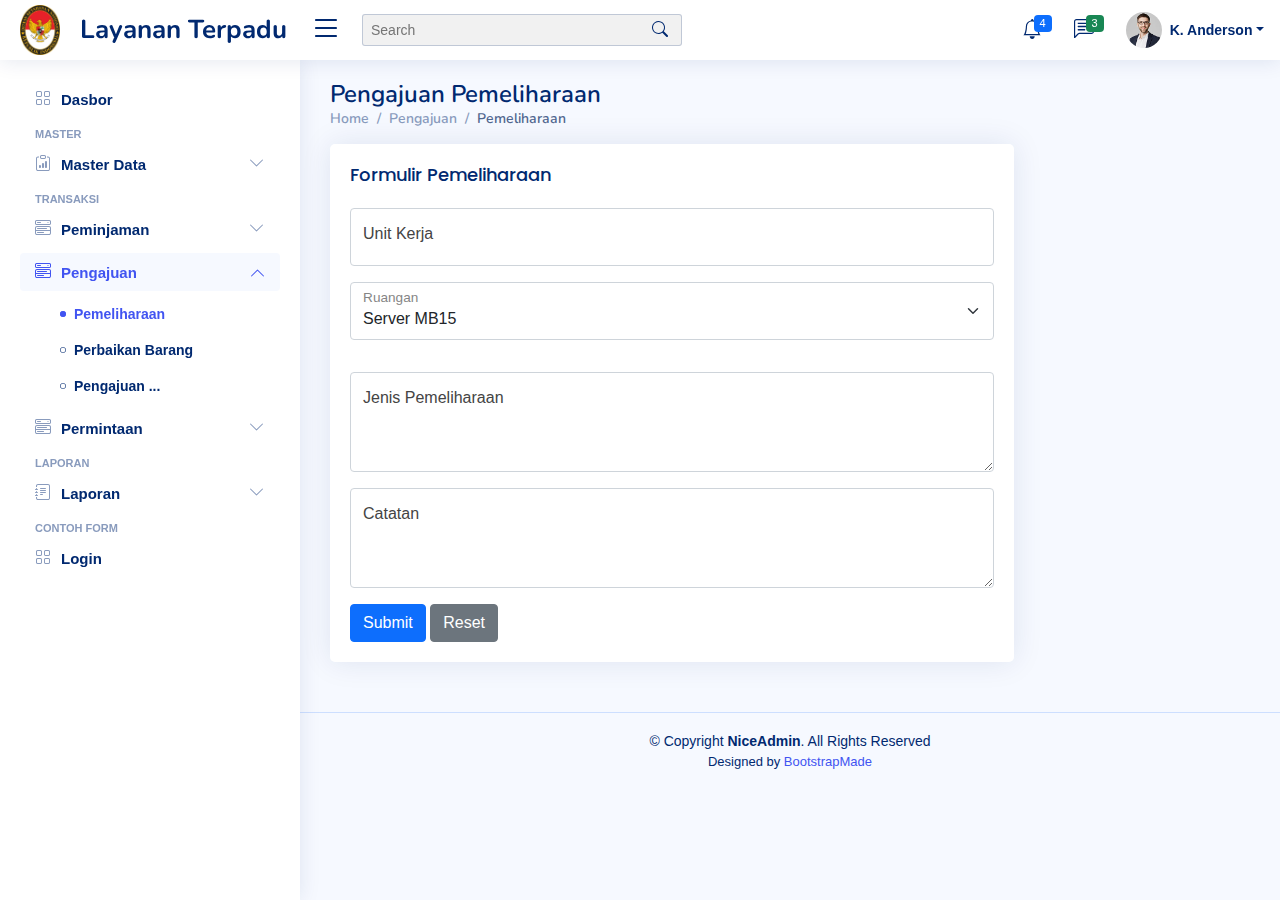
<file: pengajuan-pemeliharaan.html>
<!DOCTYPE html>
<html lang="en">

<head>
  <meta charset="utf-8">
  <meta content="width=device-width, initial-scale=1.0" name="viewport">

  <title>Forms / Layouts - NiceAdmin Bootstrap Template</title>
  <meta content="" name="description">
  <meta content="" name="keywords">

  <!-- Favicons -->
  <link href="assets/img/favicon.png" rel="icon">
  <link href="assets/img/apple-touch-icon.png" rel="apple-touch-icon">

  <!-- Google Fonts -->
  <link href="https://fonts.gstatic.com" rel="preconnect">
  <link href="https://fonts.googleapis.com/css?family=Open+Sans:300,300i,400,400i,600,600i,700,700i|Nunito:300,300i,400,400i,600,600i,700,700i|Poppins:300,300i,400,400i,500,500i,600,600i,700,700i" rel="stylesheet">

  <!-- Vendor CSS Files -->
  <link href="assets/vendor/bootstrap/css/bootstrap.min.css" rel="stylesheet">
  <link href="assets/vendor/bootstrap-icons/bootstrap-icons.css" rel="stylesheet">
  <link href="assets/vendor/boxicons/css/boxicons.min.css" rel="stylesheet">
  <link href="assets/vendor/quill/quill.snow.css" rel="stylesheet">
  <link href="assets/vendor/quill/quill.bubble.css" rel="stylesheet">
  <link href="assets/vendor/remixicon/remixicon.css" rel="stylesheet">
  <link href="assets/vendor/simple-datatables/style.css" rel="stylesheet">

  <!-- Template Main CSS File -->
  <link href="assets/css/style.css" rel="stylesheet">

  <!-- =======================================================
  * Template Name: NiceAdmin - v2.2.2
  * Template URL: https://bootstrapmade.com/nice-admin-bootstrap-admin-html-template/
  * Author: BootstrapMade.com
  * License: https://bootstrapmade.com/license/
  ======================================================== -->
</head>

<body>

  <!-- ======= Header ======= -->
  <header id="header" class="header fixed-top d-flex align-items-center">

    <div class="d-flex align-items-center justify-content-between">
      <a href="index.html" class="logo d-flex align-items-center">
        <img src="assets/img/logo-wtn.png" alt="">
        <span class="d-none d-lg-block">Layanan Terpadu</span>
      </a>
      <i class="bi bi-list toggle-sidebar-btn"></i>
    </div><!-- End Logo -->

    <div class="search-bar">
      <form class="search-form d-flex align-items-center" method="POST" action="#">
        <input type="text" name="query" placeholder="Search" title="Enter search keyword">
        <button type="submit" title="Search"><i class="bi bi-search"></i></button>
      </form>
    </div><!-- End Search Bar -->

    <nav class="header-nav ms-auto">
      <ul class="d-flex align-items-center">

        <li class="nav-item d-block d-lg-none">
          <a class="nav-link nav-icon search-bar-toggle " href="#">
            <i class="bi bi-search"></i>
          </a>
        </li><!-- End Search Icon-->

        <li class="nav-item dropdown">

          <a class="nav-link nav-icon" href="#" data-bs-toggle="dropdown">
            <i class="bi bi-bell"></i>
            <span class="badge bg-primary badge-number">4</span>
          </a><!-- End Notification Icon -->

          <ul class="dropdown-menu dropdown-menu-end dropdown-menu-arrow notifications">
            <li class="dropdown-header">
              You have 4 new notifications
              <a href="#"><span class="badge rounded-pill bg-primary p-2 ms-2">View all</span></a>
            </li>
            <li>
              <hr class="dropdown-divider">
            </li>

            <li class="notification-item">
              <i class="bi bi-exclamation-circle text-warning"></i>
              <div>
                <h4>Lorem Ipsum</h4>
                <p>Quae dolorem earum veritatis oditseno</p>
                <p>30 min. ago</p>
              </div>
            </li>

            <li>
              <hr class="dropdown-divider">
            </li>

            <li class="notification-item">
              <i class="bi bi-x-circle text-danger"></i>
              <div>
                <h4>Atque rerum nesciunt</h4>
                <p>Quae dolorem earum veritatis oditseno</p>
                <p>1 hr. ago</p>
              </div>
            </li>

            <li>
              <hr class="dropdown-divider">
            </li>

            <li class="notification-item">
              <i class="bi bi-check-circle text-success"></i>
              <div>
                <h4>Sit rerum fuga</h4>
                <p>Quae dolorem earum veritatis oditseno</p>
                <p>2 hrs. ago</p>
              </div>
            </li>

            <li>
              <hr class="dropdown-divider">
            </li>

            <li class="notification-item">
              <i class="bi bi-info-circle text-primary"></i>
              <div>
                <h4>Dicta reprehenderit</h4>
                <p>Quae dolorem earum veritatis oditseno</p>
                <p>4 hrs. ago</p>
              </div>
            </li>

            <li>
              <hr class="dropdown-divider">
            </li>
            <li class="dropdown-footer">
              <a href="#">Show all notifications</a>
            </li>

          </ul><!-- End Notification Dropdown Items -->

        </li><!-- End Notification Nav -->

        <li class="nav-item dropdown">

          <a class="nav-link nav-icon" href="#" data-bs-toggle="dropdown">
            <i class="bi bi-chat-left-text"></i>
            <span class="badge bg-success badge-number">3</span>
          </a><!-- End Messages Icon -->

          <ul class="dropdown-menu dropdown-menu-end dropdown-menu-arrow messages">
            <li class="dropdown-header">
              You have 3 new messages
              <a href="#"><span class="badge rounded-pill bg-primary p-2 ms-2">View all</span></a>
            </li>
            <li>
              <hr class="dropdown-divider">
            </li>

            <li class="message-item">
              <a href="#">
                <img src="assets/img/messages-1.jpg" alt="" class="rounded-circle">
                <div>
                  <h4>Maria Hudson</h4>
                  <p>Velit asperiores et ducimus soluta repudiandae labore officia est ut...</p>
                  <p>4 hrs. ago</p>
                </div>
              </a>
            </li>
            <li>
              <hr class="dropdown-divider">
            </li>

            <li class="message-item">
              <a href="#">
                <img src="assets/img/messages-2.jpg" alt="" class="rounded-circle">
                <div>
                  <h4>Anna Nelson</h4>
                  <p>Velit asperiores et ducimus soluta repudiandae labore officia est ut...</p>
                  <p>6 hrs. ago</p>
                </div>
              </a>
            </li>
            <li>
              <hr class="dropdown-divider">
            </li>

            <li class="message-item">
              <a href="#">
                <img src="assets/img/messages-3.jpg" alt="" class="rounded-circle">
                <div>
                  <h4>David Muldon</h4>
                  <p>Velit asperiores et ducimus soluta repudiandae labore officia est ut...</p>
                  <p>8 hrs. ago</p>
                </div>
              </a>
            </li>
            <li>
              <hr class="dropdown-divider">
            </li>

            <li class="dropdown-footer">
              <a href="#">Show all messages</a>
            </li>

          </ul><!-- End Messages Dropdown Items -->

        </li><!-- End Messages Nav -->

        <li class="nav-item dropdown pe-3">

          <a class="nav-link nav-profile d-flex align-items-center pe-0" href="#" data-bs-toggle="dropdown">
            <img src="assets/img/profile-img.jpg" alt="Profile" class="rounded-circle">
            <span class="d-none d-md-block dropdown-toggle ps-2">K. Anderson</span>
          </a><!-- End Profile Iamge Icon -->

          <ul class="dropdown-menu dropdown-menu-end dropdown-menu-arrow profile">
            <li class="dropdown-header">
              <h6>Kevin Anderson</h6>
              <span>Web Designer</span>
            </li>
            <li>
              <hr class="dropdown-divider">
            </li>

            <li>
              <a class="dropdown-item d-flex align-items-center" href="users-profile.html">
                <i class="bi bi-person"></i>
                <span>My Profile</span>
              </a>
            </li>
            <li>
              <hr class="dropdown-divider">
            </li>

            <li>
              <a class="dropdown-item d-flex align-items-center" href="users-profile.html">
                <i class="bi bi-gear"></i>
                <span>Account Settings</span>
              </a>
            </li>
            <li>
              <hr class="dropdown-divider">
            </li>

            <li>
              <a class="dropdown-item d-flex align-items-center" href="pages-faq.html">
                <i class="bi bi-question-circle"></i>
                <span>Need Help?</span>
              </a>
            </li>
            <li>
              <hr class="dropdown-divider">
            </li>

            <li>
              <a class="dropdown-item d-flex align-items-center" href="login.html">
                <i class="bi bi-box-arrow-right"></i>
                <span>Sign Out</span>
              </a>
            </li>

          </ul><!-- End Profile Dropdown Items -->
        </li><!-- End Profile Nav -->

      </ul>
    </nav><!-- End Icons Navigation -->

  </header><!-- End Header -->

  <!-- ======= Sidebar ======= -->
  <aside id="sidebar" class="sidebar">

    <ul class="sidebar-nav" id="sidebar-nav">

      <li class="nav-item">
        <a class="nav-link collapsed" href="index.html">
          <i class="bi bi-grid"></i>
          <span>Dasbor</span>
        </a>
      </li><!-- End Dasbor Nav -->

      <li class="nav-heading">Master</li>
	  
	  <li class="nav-item">
        <a class="nav-link collapsed" data-bs-target="#masterdata-nav" data-bs-toggle="collapse" href="#">
          <i class="bi bi-clipboard-data"></i><span>Master Data</span><i class="bi bi-chevron-down ms-auto"></i>
        </a>
        <ul id="masterdata-nav" class="nav-content collapse " data-bs-parent="#sidebar-nav">
          <li>
            <a href="masterdata-pegawai.html" class="">
              <i class="bi bi-circle"></i><span>Data Pegawai</span>
            </a>
          </li>
          <li>
            <a href="#">
              <i class="bi bi-circle"></i><span>Data Ruangan</span>
            </a>
          </li>
          <li>
            <a href="#">
              <i class="bi bi-circle"></i><span>Data BMN</span>
            </a>
          </li>
          <li>
            <a href="#">
              <i class="bi bi-circle"></i><span>Data ...</span>
            </a>
          </li>
        </ul>
      </li><!-- End Master Data Nav -->

      <li class="nav-heading">Transaksi</li>
	  
	  <li class="nav-item">
        <a class="nav-link collapsed" data-bs-target="#peminjaman-nav" data-bs-toggle="collapse" href="#">
          <i class="bi bi-menu-button-wide"></i><span>Peminjaman</span><i class="bi bi-chevron-down ms-auto"></i>
        </a>
        <ul id="peminjaman-nav" class="nav-content collapse " data-bs-parent="#sidebar-nav">
          <li>
            <a href="peminjaman-kendaraan.html" class="">
              <i class="bi bi-circle"></i><span>Pinjam Kendaraan</span>
            </a>
          </li>
          <li>
            <a href="#">
              <i class="bi bi-circle"></i><span>Pinjam Elektronik</span>
            </a>
          </li>
          <li>
            <a href="#">
              <i class="bi bi-circle"></i><span>Pinjam Ruang Rapat</span>
            </a>
          </li>
          <li>
            <a href="#">
              <i class="bi bi-circle"></i><span>Pinjam ...</span>
            </a>
          </li>
        </ul>
      </li><!-- End Peminjaman Nav -->
	  
	  <li class="nav-item">
        <a class="nav-link " data-bs-target="#pengajuan-nav" data-bs-toggle="collapse" href="#">
          <i class="bi bi-menu-button-wide"></i><span>Pengajuan</span><i class="bi bi-chevron-down ms-auto"></i>
        </a>
        <ul id="pengajuan-nav" class="nav-content collapse show" data-bs-parent="#sidebar-nav">
          <li>
            <a href="pengajuan-pemeliharaan.html" class="active">
              <i class="bi bi-circle"></i><span>Pemeliharaan</span>
            </a>
          </li>
          <li>
            <a href="#">
              <i class="bi bi-circle"></i><span>Perbaikan Barang</span>
            </a>
          </li>
          <li>
            <a href="#">
              <i class="bi bi-circle"></i><span>Pengajuan ...</span>
            </a>
          </li>
        </ul>
      </li><!-- End Pengajuan Nav -->
	  
	  <li class="nav-item">
        <a class="nav-link collapsed" data-bs-target="#permintaan-nav" data-bs-toggle="collapse" href="#">
          <i class="bi bi-menu-button-wide"></i><span>Permintaan</span><i class="bi bi-chevron-down ms-auto"></i>
        </a>
        <ul id="permintaan-nav" class="nav-content collapse " data-bs-parent="#sidebar-nav">
          <li>
            <a href="permintaan-atk.html">
              <i class="bi bi-circle"></i><span>Alat Tulis Kantor</span>
            </a>
          </li>
          <li>
            <a href="#">
              <i class="bi bi-circle"></i><span>Permintaan ...</span>
            </a>
          </li>
        </ul>
      </li><!-- End Permintaan Nav -->

      <li class="nav-heading">Laporan</li>
	  
	  <li class="nav-item">
        <a class="nav-link collapsed" data-bs-target="#laporan-nav" data-bs-toggle="collapse" href="#">
          <i class="bi bi-journal-text"></i><span>Laporan</span><i class="bi bi-chevron-down ms-auto"></i>
        </a>
        <ul id="laporan-nav" class="nav-content collapse " data-bs-parent="#sidebar-nav">
          <li>
            <a href="laporan.html">
              <i class="bi bi-circle"></i><span>Lap Peminjaman</span>
            </a>
          </li>
          <li>
            <a href="#">
              <i class="bi bi-circle"></i><span>Lap Pengajuan</span>
            </a>
          </li>
          <li>
            <a href="#">
              <i class="bi bi-circle"></i><span>Lap Permintaan</span>
            </a>
          </li>
          <li>
            <a href="#">
              <i class="bi bi-circle"></i><span>Lap ...</span>
            </a>
          </li>
        </ul>
      </li><!-- End Laporan Nav -->

      <li class="nav-heading">Contoh Form</li>
      <li class="nav-item">
        <a class="nav-link collapsed" href="login.html">
          <i class="bi bi-grid"></i>
          <span>Login</span>
        </a>
      </li><!-- End Contoh Form Nav -->
<!-- 
      <li class="nav-item">
        <a class="nav-link collapsed" data-bs-target="#components-nav" data-bs-toggle="collapse" href="#">
          <i class="bi bi-menu-button-wide"></i><span>Components</span><i class="bi bi-chevron-down ms-auto"></i>
        </a>
        <ul id="components-nav" class="nav-content collapse " data-bs-parent="#sidebar-nav">
          <li>
            <a href="components-alerts.html">
              <i class="bi bi-circle"></i><span>Alerts</span>
            </a>
          </li>
          <li>
            <a href="components-accordion.html">
              <i class="bi bi-circle"></i><span>Accordion</span>
            </a>
          </li>
          <li>
            <a href="components-badges.html">
              <i class="bi bi-circle"></i><span>Badges</span>
            </a>
          </li>
          <li>
            <a href="components-breadcrumbs.html">
              <i class="bi bi-circle"></i><span>Breadcrumbs</span>
            </a>
          </li>
          <li>
            <a href="components-buttons.html">
              <i class="bi bi-circle"></i><span>Buttons</span>
            </a>
          </li>
          <li>
            <a href="components-cards.html">
              <i class="bi bi-circle"></i><span>Cards</span>
            </a>
          </li>
          <li>
            <a href="components-carousel.html">
              <i class="bi bi-circle"></i><span>Carousel</span>
            </a>
          </li>
          <li>
            <a href="components-list-group.html">
              <i class="bi bi-circle"></i><span>List group</span>
            </a>
          </li>
          <li>
            <a href="components-modal.html">
              <i class="bi bi-circle"></i><span>Modal</span>
            </a>
          </li>
          <li>
            <a href="components-tabs.html">
              <i class="bi bi-circle"></i><span>Tabs</span>
            </a>
          </li>
          <li>
            <a href="components-pagination.html">
              <i class="bi bi-circle"></i><span>Pagination</span>
            </a>
          </li>
          <li>
            <a href="components-progress.html">
              <i class="bi bi-circle"></i><span>Progress</span>
            </a>
          </li>
          <li>
            <a href="components-spinners.html">
              <i class="bi bi-circle"></i><span>Spinners</span>
            </a>
          </li>
          <li>
            <a href="components-tooltips.html">
              <i class="bi bi-circle"></i><span>Tooltips</span>
            </a>
          </li>
        </ul>
      </li><!-- End Components Nav -->
<!-- 
      <li class="nav-item">
        <a class="nav-link collapsed" data-bs-target="#forms-nav" data-bs-toggle="collapse" href="#">
          <i class="bi bi-journal-text"></i><span>Forms</span><i class="bi bi-chevron-down ms-auto"></i>
        </a>
        <ul id="forms-nav" class="nav-content collapse " data-bs-parent="#sidebar-nav">
          <li>
            <a href="forms-elements.html">
              <i class="bi bi-circle"></i><span>Form Elements</span>
            </a>
          </li>
          <li>
            <a href="forms-layouts.html">
              <i class="bi bi-circle"></i><span>Form Layouts</span>
            </a>
          </li>
          <li>
            <a href="forms-editors.html">
              <i class="bi bi-circle"></i><span>Form Editors</span>
            </a>
          </li>
          <li>
            <a href="forms-validation.html">
              <i class="bi bi-circle"></i><span>Form Validation</span>
            </a>
          </li>
        </ul>
      </li><!-- End Forms Nav -->
<!-- 
      <li class="nav-item">
        <a class="nav-link collapsed" data-bs-target="#tables-nav" data-bs-toggle="collapse" href="#">
          <i class="bi bi-layout-text-window-reverse"></i><span>Tables</span><i class="bi bi-chevron-down ms-auto"></i>
        </a>
        <ul id="tables-nav" class="nav-content collapse " data-bs-parent="#sidebar-nav">
          <li>
            <a href="tables-general.html">
              <i class="bi bi-circle"></i><span>General Tables</span>
            </a>
          </li>
          <li>
            <a href="tables-data.html">
              <i class="bi bi-circle"></i><span>Data Tables</span>
            </a>
          </li>
        </ul>
      </li><!-- End Tables Nav -->
<!-- 
      <li class="nav-item">
        <a class="nav-link collapsed" data-bs-target="#charts-nav" data-bs-toggle="collapse" href="#">
          <i class="bi bi-bar-chart"></i><span>Charts</span><i class="bi bi-chevron-down ms-auto"></i>
        </a>
        <ul id="charts-nav" class="nav-content collapse " data-bs-parent="#sidebar-nav">
          <li>
            <a href="charts-chartjs.html">
              <i class="bi bi-circle"></i><span>Chart.js</span>
            </a>
          </li>
          <li>
            <a href="charts-apexcharts.html">
              <i class="bi bi-circle"></i><span>ApexCharts</span>
            </a>
          </li>
          <li>
            <a href="charts-echarts.html">
              <i class="bi bi-circle"></i><span>ECharts</span>
            </a>
          </li>
        </ul>
      </li><!-- End Charts Nav -->
<!-- 
      <li class="nav-item">
        <a class="nav-link collapsed" data-bs-target="#icons-nav" data-bs-toggle="collapse" href="#">
          <i class="bi bi-gem"></i><span>Icons</span><i class="bi bi-chevron-down ms-auto"></i>
        </a>
        <ul id="icons-nav" class="nav-content collapse " data-bs-parent="#sidebar-nav">
          <li>
            <a href="icons-bootstrap.html">
              <i class="bi bi-circle"></i><span>Bootstrap Icons</span>
            </a>
          </li>
          <li>
            <a href="icons-remix.html">
              <i class="bi bi-circle"></i><span>Remix Icons</span>
            </a>
          </li>
          <li>
            <a href="icons-boxicons.html">
              <i class="bi bi-circle"></i><span>Boxicons</span>
            </a>
          </li>
        </ul>
      </li><!-- End Icons Nav -->
<!-- 
      <li class="nav-heading">Pages</li>

      <li class="nav-item">
        <a class="nav-link collapsed" href="users-profile.html">
          <i class="bi bi-person"></i>
          <span>Profile</span>
        </a>
      </li><!-- End Profile Page Nav -->
<!-- 
      <li class="nav-item">
        <a class="nav-link collapsed" href="pages-faq.html">
          <i class="bi bi-question-circle"></i>
          <span>F.A.Q</span>
        </a>
      </li><!-- End F.A.Q Page Nav -->
<!-- 
      <li class="nav-item">
        <a class="nav-link collapsed" href="pages-contact.html">
          <i class="bi bi-envelope"></i>
          <span>Contact</span>
        </a>
      </li><!-- End Contact Page Nav -->
<!-- 
      <li class="nav-item">
        <a class="nav-link collapsed" href="pages-register.html">
          <i class="bi bi-card-list"></i>
          <span>Register</span>
        </a>
      </li><!-- End Register Page Nav -->
<!-- 
      <li class="nav-item">
        <a class="nav-link collapsed" href="pages-login.html">
          <i class="bi bi-box-arrow-in-right"></i>
          <span>Login</span>
        </a>
      </li><!-- End Login Page Nav -->
<!-- 
      <li class="nav-item">
        <a class="nav-link collapsed" href="pages-error-404.html">
          <i class="bi bi-dash-circle"></i>
          <span>Error 404</span>
        </a>
      </li><!-- End Error 404 Page Nav -->
<!-- 
      <li class="nav-item">
        <a class="nav-link collapsed" href="pages-blank.html">
          <i class="bi bi-file-earmark"></i>
          <span>Blank</span>
        </a>
      </li><!-- End Blank Page Nav -->

    </ul>

  </aside><!-- End Sidebar-->

  <main id="main" class="main">

    <div class="pagetitle">
      <h1>Pengajuan Pemeliharaan</h1>
      <nav>
        <ol class="breadcrumb">
          <li class="breadcrumb-item"><a href="index.html">Home</a></li>
          <li class="breadcrumb-item">Pengajuan</li>
          <li class="breadcrumb-item active">Pemeliharaan</li>
        </ol>
      </nav>
    </div><!-- End Page Title -->
    <section class="section">
      <div class="row">
        <div class="col-lg-9">
          <div class="card">
            <div class="card-body">
              <h5 class="card-title">Formulir Pemeliharaan</h5>

              <form class="row g-3">
                <div class="col-md-12">
                  <div class="form-floating">
                    <input type="text" class="form-control" id="floatingUnit" placeholder="Unit Kerja">
                    <label for="floatingUnit">Unit Kerja</label>
                  </div>
                </div>
                <div class="col-md-12">
                  <div class="form-floating mb-3">
                    <select class="form-select" id="floatingSelect" aria-label="Ruangan">
                      <option selected>Server MB15</option>
                      <option value="1">Sitroom</option>
                      <option value="2">NKRI</option>
                      <option value="3">Wawasan Nusantara</option>
                      <option value="4">Rapat Sisnas</option>
                      <option value="5">Rapat Polstra</option>
                      <option value="6">Rapat Debang</option>
                    </select>
                    <label for="floatingSelect">Ruangan</label>
                  </div>
                </div>
                <div class="col-12">
                  <div class="form-floating">
                    <textarea class="form-control" placeholder="Jenis Pemeliharaan" id="floatingTextarea" style="height: 100px;"></textarea>
                    <label for="floatingTextarea">Jenis Pemeliharaan</label>
                  </div>
                </div>
                <div class="col-12">
                  <div class="form-floating">
                    <textarea class="form-control" placeholder="Catatan" id="floatingTextarea" style="height: 100px;"></textarea>
                    <label for="floatingTextarea">Catatan</label>
                  </div>
                </div>
                <div class="text-left">
                  <button type="submit" class="btn btn-primary">Submit</button>
                  <button type="reset" class="btn btn-secondary">Reset</button>
                </div>
              </form>

            </div>
          </div><!-- End Pengajuan Pemeliharaan Form -->
        </div>
      </div>
    </section>
    <section class="section">
      <div class="row">
        <div class="col-lg-6">
<!--
          <div class="card">
            <div class="card-body">
              <h5 class="card-title">Horizontal Form</h5>

              <form>
                <div class="row mb-3">
                  <label for="inputEmail3" class="col-sm-2 col-form-label">Your Name</label>
                  <div class="col-sm-10">
                    <input type="text" class="form-control" id="inputText">
                  </div>
                </div>
                <div class="row mb-3">
                  <label for="inputEmail3" class="col-sm-2 col-form-label">Email</label>
                  <div class="col-sm-10">
                    <input type="email" class="form-control" id="inputEmail">
                  </div>
                </div>
                <div class="row mb-3">
                  <label for="inputPassword3" class="col-sm-2 col-form-label">Password</label>
                  <div class="col-sm-10">
                    <input type="password" class="form-control" id="inputPassword">
                  </div>
                </div>
                <fieldset class="row mb-3">
                  <legend class="col-form-label col-sm-2 pt-0">Radios</legend>
                  <div class="col-sm-10">
                    <div class="form-check">
                      <input class="form-check-input" type="radio" name="gridRadios" id="gridRadios1" value="option1" checked>
                      <label class="form-check-label" for="gridRadios1">
                        First radio
                      </label>
                    </div>
                    <div class="form-check">
                      <input class="form-check-input" type="radio" name="gridRadios" id="gridRadios2" value="option2">
                      <label class="form-check-label" for="gridRadios2">
                        Second radio
                      </label>
                    </div>
                    <div class="form-check disabled">
                      <input class="form-check-input" type="radio" name="gridRadios" id="gridRadios3" value="option3" disabled>
                      <label class="form-check-label" for="gridRadios3">
                        Third disabled radio
                      </label>
                    </div>
                  </div>
                </fieldset>
                <div class="row mb-3">
                  <div class="col-sm-10 offset-sm-2">
                    <div class="form-check">
                      <input class="form-check-input" type="checkbox" id="gridCheck1">
                      <label class="form-check-label" for="gridCheck1">
                        Example checkbox
                      </label>
                    </div>
                  </div>
                </div>
                <div class="text-center">
                  <button type="submit" class="btn btn-primary">Submit</button>
                  <button type="reset" class="btn btn-secondary">Reset</button>
                </div>
              </form>

            </div>
          </div><!-- End Horizontal Form -->
<!--
          <div class="card">
            <div class="card-body">
              <h5 class="card-title">Multi Columns Form</h5>

              <form class="row g-3">
                <div class="col-md-12">
                  <label for="inputName5" class="form-label">Your Name</label>
                  <input type="text" class="form-control" id="inputName5">
                </div>
                <div class="col-md-6">
                  <label for="inputEmail5" class="form-label">Email</label>
                  <input type="email" class="form-control" id="inputEmail5">
                </div>
                <div class="col-md-6">
                  <label for="inputPassword5" class="form-label">Password</label>
                  <input type="password" class="form-control" id="inputPassword5">
                </div>
                <div class="col-12">
                  <label for="inputAddress5" class="form-label">Address</label>
                  <input type="text" class="form-control" id="inputAddres5s" placeholder="1234 Main St">
                </div>
                <div class="col-12">
                  <label for="inputAddress2" class="form-label">Address 2</label>
                  <input type="text" class="form-control" id="inputAddress2" placeholder="Apartment, studio, or floor">
                </div>
                <div class="col-md-6">
                  <label for="inputCity" class="form-label">City</label>
                  <input type="text" class="form-control" id="inputCity">
                </div>
                <div class="col-md-4">
                  <label for="inputState" class="form-label">State</label>
                  <select id="inputState" class="form-select">
                    <option selected>Choose...</option>
                    <option>...</option>
                  </select>
                </div>
                <div class="col-md-2">
                  <label for="inputZip" class="form-label">Zip</label>
                  <input type="text" class="form-control" id="inputZip">
                </div>
                <div class="col-12">
                  <div class="form-check">
                    <input class="form-check-input" type="checkbox" id="gridCheck">
                    <label class="form-check-label" for="gridCheck">
                      Check me out
                    </label>
                  </div>
                </div>
                <div class="text-center">
                  <button type="submit" class="btn btn-primary">Submit</button>
                  <button type="reset" class="btn btn-secondary">Reset</button>
                </div>
              </form>

            </div>
          </div><!-- End Multi Columns Form -->

        </div>

        <div class="col-lg-6">
<!--
          <div class="card">
            <div class="card-body">
              <h5 class="card-title">Vertical Form</h5>

              <form class="row g-3">
                <div class="col-12">
                  <label for="inputNanme4" class="form-label">Your Name</label>
                  <input type="text" class="form-control" id="inputNanme4">
                </div>
                <div class="col-12">
                  <label for="inputEmail4" class="form-label">Email</label>
                  <input type="email" class="form-control" id="inputEmail4">
                </div>
                <div class="col-12">
                  <label for="inputPassword4" class="form-label">Password</label>
                  <input type="password" class="form-control" id="inputPassword4">
                </div>
                <div class="col-12">
                  <label for="inputAddress" class="form-label">Address</label>
                  <input type="text" class="form-control" id="inputAddress" placeholder="1234 Main St">
                </div>
                <div class="text-center">
                  <button type="submit" class="btn btn-primary">Submit</button>
                  <button type="reset" class="btn btn-secondary">Reset</button>
                </div>
              </form>

            </div>
          </div><!-- Vertical Form -->
<!--
          <div class="card">
            <div class="card-body">
              <h5 class="card-title">No Labels / Placeholders as labels Form</h5>

              <form class="row g-3">
                <div class="col-md-12">
                  <input type="text" class="form-control" placeholder="Your Name">
                </div>
                <div class="col-md-6">
                  <input type="email" class="form-control" placeholder="Email">
                </div>
                <div class="col-md-6">
                  <input type="password" class="form-control" placeholder="Password">
                </div>
                <div class="col-12">
                  <input type="text" class="form-control" placeholder="Address">
                </div>
                <div class="col-md-6">
                  <input type="text" class="form-control" placeholder="City">
                </div>
                <div class="col-md-4">
                  <select id="inputState" class="form-select">
                    <option selected>Choose...</option>
                    <option>...</option>
                  </select>
                </div>
                <div class="col-md-2">
                  <input type="text" class="form-control" placeholder="Zip">
                </div>
                <div class="text-center">
                  <button type="submit" class="btn btn-primary">Submit</button>
                  <button type="reset" class="btn btn-secondary">Reset</button>
                </div>
              </form>

            </div>
          </div><!-- End No Labels Form -->
<!--
          <div class="card">
            <div class="card-body">
              <h5 class="card-title">Floating labels Form</h5>

              <form class="row g-3">
                <div class="col-md-12">
                  <div class="form-floating">
                    <input type="text" class="form-control" id="floatingName" placeholder="Your Name">
                    <label for="floatingName">Your Name</label>
                  </div>
                </div>
                <div class="col-md-6">
                  <div class="form-floating">
                    <input type="email" class="form-control" id="floatingEmail" placeholder="Your Email">
                    <label for="floatingEmail">Your Email</label>
                  </div>
                </div>
                <div class="col-md-6">
                  <div class="form-floating">
                    <input type="password" class="form-control" id="floatingPassword" placeholder="Password">
                    <label for="floatingPassword">Password</label>
                  </div>
                </div>
                <div class="col-12">
                  <div class="form-floating">
                    <textarea class="form-control" placeholder="Address" id="floatingTextarea" style="height: 100px;"></textarea>
                    <label for="floatingTextarea">Address</label>
                  </div>
                </div>
                <div class="col-md-6">
                  <div class="col-md-12">
                    <div class="form-floating">
                      <input type="text" class="form-control" id="floatingCity" placeholder="City">
                      <label for="floatingCity">City</label>
                    </div>
                  </div>
                </div>
                <div class="col-md-4">
                  <div class="form-floating mb-3">
                    <select class="form-select" id="floatingSelect" aria-label="State">
                      <option selected>New York</option>
                      <option value="1">Oregon</option>
                      <option value="2">DC</option>
                    </select>
                    <label for="floatingSelect">State</label>
                  </div>
                </div>
                <div class="col-md-2">
                  <div class="form-floating">
                    <input type="text" class="form-control" id="floatingZip" placeholder="Zip">
                    <label for="floatingZip">Zip</label>
                  </div>
                </div>
                <div class="text-center">
                  <button type="submit" class="btn btn-primary">Submit</button>
                  <button type="reset" class="btn btn-secondary">Reset</button>
                </div>
              </form>

            </div>
          </div><!-- End floating Labels Form -->

        </div>
      </div>
    </section>

  </main><!-- End #main -->

  <!-- ======= Footer ======= -->
  <footer id="footer" class="footer">
    <div class="copyright">
      &copy; Copyright <strong><span>NiceAdmin</span></strong>. All Rights Reserved
    </div>
    <div class="credits">
      <!-- All the links in the footer should remain intact. -->
      <!-- You can delete the links only if you purchased the pro version. -->
      <!-- Licensing information: https://bootstrapmade.com/license/ -->
      <!-- Purchase the pro version with working PHP/AJAX contact form: https://bootstrapmade.com/nice-admin-bootstrap-admin-html-template/ -->
      Designed by <a href="https://bootstrapmade.com/">BootstrapMade</a>
    </div>
  </footer><!-- End Footer -->

  <a href="#" class="back-to-top d-flex align-items-center justify-content-center"><i class="bi bi-arrow-up-short"></i></a>

  <!-- Vendor JS Files -->
  <script src="assets/vendor/apexcharts/apexcharts.min.js"></script>
  <script src="assets/vendor/bootstrap/js/bootstrap.bundle.min.js"></script>
  <script src="assets/vendor/chart.js/chart.min.js"></script>
  <script src="assets/vendor/echarts/echarts.min.js"></script>
  <script src="assets/vendor/quill/quill.min.js"></script>
  <script src="assets/vendor/simple-datatables/simple-datatables.js"></script>
  <script src="assets/vendor/tinymce/tinymce.min.js"></script>
  <script src="assets/vendor/php-email-form/validate.js"></script>

  <!-- Template Main JS File -->
  <script src="assets/js/main.js"></script>
</body>

</html>
</file>
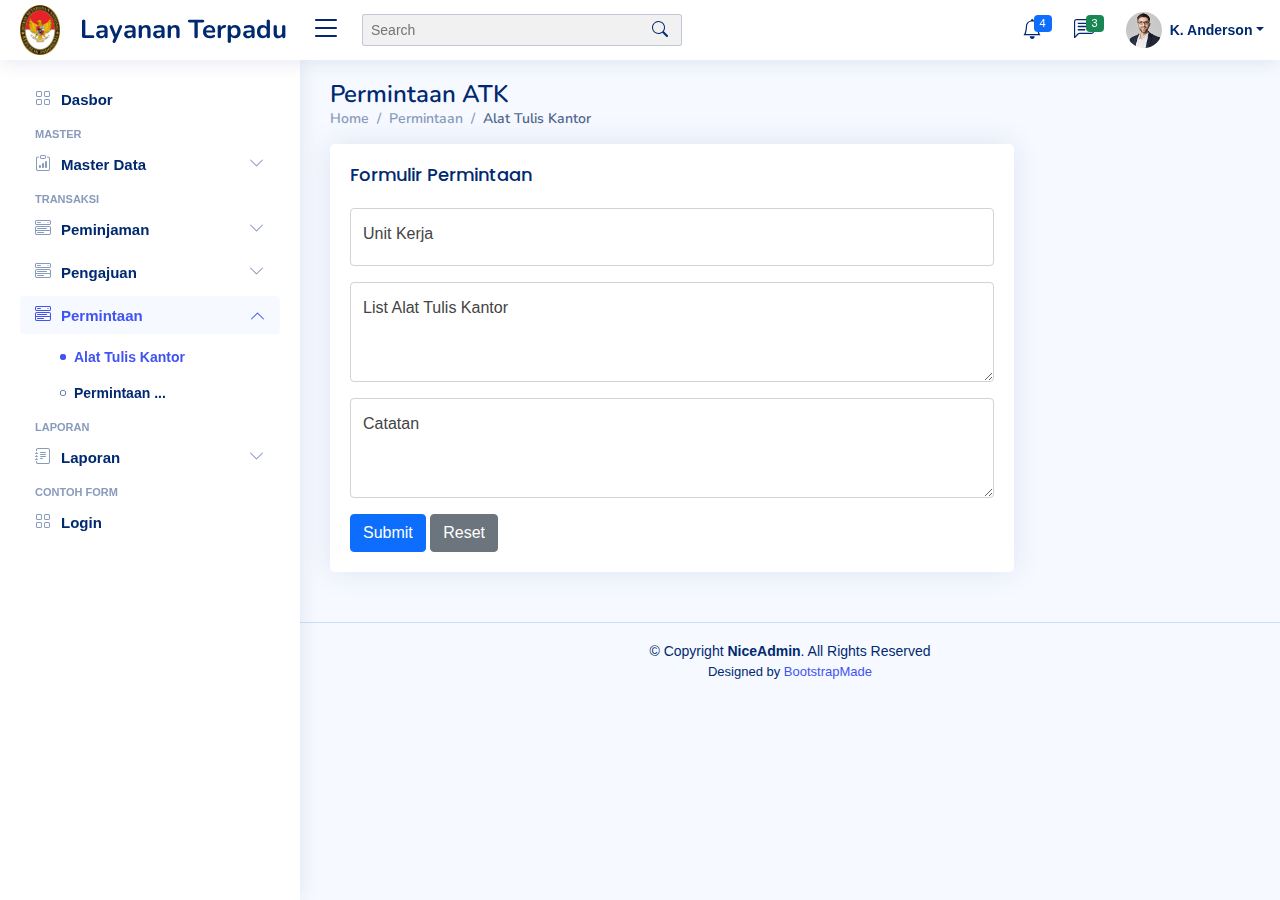
<file: permintaan-atk.html>
<!DOCTYPE html>
<html lang="en">

<head>
  <meta charset="utf-8">
  <meta content="width=device-width, initial-scale=1.0" name="viewport">

  <title>Forms / Layouts - NiceAdmin Bootstrap Template</title>
  <meta content="" name="description">
  <meta content="" name="keywords">

  <!-- Favicons -->
  <link href="assets/img/favicon.png" rel="icon">
  <link href="assets/img/apple-touch-icon.png" rel="apple-touch-icon">

  <!-- Google Fonts -->
  <link href="https://fonts.gstatic.com" rel="preconnect">
  <link href="https://fonts.googleapis.com/css?family=Open+Sans:300,300i,400,400i,600,600i,700,700i|Nunito:300,300i,400,400i,600,600i,700,700i|Poppins:300,300i,400,400i,500,500i,600,600i,700,700i" rel="stylesheet">

  <!-- Vendor CSS Files -->
  <link href="assets/vendor/bootstrap/css/bootstrap.min.css" rel="stylesheet">
  <link href="assets/vendor/bootstrap-icons/bootstrap-icons.css" rel="stylesheet">
  <link href="assets/vendor/boxicons/css/boxicons.min.css" rel="stylesheet">
  <link href="assets/vendor/quill/quill.snow.css" rel="stylesheet">
  <link href="assets/vendor/quill/quill.bubble.css" rel="stylesheet">
  <link href="assets/vendor/remixicon/remixicon.css" rel="stylesheet">
  <link href="assets/vendor/simple-datatables/style.css" rel="stylesheet">

  <!-- Template Main CSS File -->
  <link href="assets/css/style.css" rel="stylesheet">

  <!-- =======================================================
  * Template Name: NiceAdmin - v2.2.2
  * Template URL: https://bootstrapmade.com/nice-admin-bootstrap-admin-html-template/
  * Author: BootstrapMade.com
  * License: https://bootstrapmade.com/license/
  ======================================================== -->
</head>

<body>

  <!-- ======= Header ======= -->
  <header id="header" class="header fixed-top d-flex align-items-center">

    <div class="d-flex align-items-center justify-content-between">
      <a href="index.html" class="logo d-flex align-items-center">
        <img src="assets/img/logo-wtn.png" alt="">
        <span class="d-none d-lg-block">Layanan Terpadu</span>
      </a>
      <i class="bi bi-list toggle-sidebar-btn"></i>
    </div><!-- End Logo -->

    <div class="search-bar">
      <form class="search-form d-flex align-items-center" method="POST" action="#">
        <input type="text" name="query" placeholder="Search" title="Enter search keyword">
        <button type="submit" title="Search"><i class="bi bi-search"></i></button>
      </form>
    </div><!-- End Search Bar -->

    <nav class="header-nav ms-auto">
      <ul class="d-flex align-items-center">

        <li class="nav-item d-block d-lg-none">
          <a class="nav-link nav-icon search-bar-toggle " href="#">
            <i class="bi bi-search"></i>
          </a>
        </li><!-- End Search Icon-->

        <li class="nav-item dropdown">

          <a class="nav-link nav-icon" href="#" data-bs-toggle="dropdown">
            <i class="bi bi-bell"></i>
            <span class="badge bg-primary badge-number">4</span>
          </a><!-- End Notification Icon -->

          <ul class="dropdown-menu dropdown-menu-end dropdown-menu-arrow notifications">
            <li class="dropdown-header">
              You have 4 new notifications
              <a href="#"><span class="badge rounded-pill bg-primary p-2 ms-2">View all</span></a>
            </li>
            <li>
              <hr class="dropdown-divider">
            </li>

            <li class="notification-item">
              <i class="bi bi-exclamation-circle text-warning"></i>
              <div>
                <h4>Lorem Ipsum</h4>
                <p>Quae dolorem earum veritatis oditseno</p>
                <p>30 min. ago</p>
              </div>
            </li>

            <li>
              <hr class="dropdown-divider">
            </li>

            <li class="notification-item">
              <i class="bi bi-x-circle text-danger"></i>
              <div>
                <h4>Atque rerum nesciunt</h4>
                <p>Quae dolorem earum veritatis oditseno</p>
                <p>1 hr. ago</p>
              </div>
            </li>

            <li>
              <hr class="dropdown-divider">
            </li>

            <li class="notification-item">
              <i class="bi bi-check-circle text-success"></i>
              <div>
                <h4>Sit rerum fuga</h4>
                <p>Quae dolorem earum veritatis oditseno</p>
                <p>2 hrs. ago</p>
              </div>
            </li>

            <li>
              <hr class="dropdown-divider">
            </li>

            <li class="notification-item">
              <i class="bi bi-info-circle text-primary"></i>
              <div>
                <h4>Dicta reprehenderit</h4>
                <p>Quae dolorem earum veritatis oditseno</p>
                <p>4 hrs. ago</p>
              </div>
            </li>

            <li>
              <hr class="dropdown-divider">
            </li>
            <li class="dropdown-footer">
              <a href="#">Show all notifications</a>
            </li>

          </ul><!-- End Notification Dropdown Items -->

        </li><!-- End Notification Nav -->

        <li class="nav-item dropdown">

          <a class="nav-link nav-icon" href="#" data-bs-toggle="dropdown">
            <i class="bi bi-chat-left-text"></i>
            <span class="badge bg-success badge-number">3</span>
          </a><!-- End Messages Icon -->

          <ul class="dropdown-menu dropdown-menu-end dropdown-menu-arrow messages">
            <li class="dropdown-header">
              You have 3 new messages
              <a href="#"><span class="badge rounded-pill bg-primary p-2 ms-2">View all</span></a>
            </li>
            <li>
              <hr class="dropdown-divider">
            </li>

            <li class="message-item">
              <a href="#">
                <img src="assets/img/messages-1.jpg" alt="" class="rounded-circle">
                <div>
                  <h4>Maria Hudson</h4>
                  <p>Velit asperiores et ducimus soluta repudiandae labore officia est ut...</p>
                  <p>4 hrs. ago</p>
                </div>
              </a>
            </li>
            <li>
              <hr class="dropdown-divider">
            </li>

            <li class="message-item">
              <a href="#">
                <img src="assets/img/messages-2.jpg" alt="" class="rounded-circle">
                <div>
                  <h4>Anna Nelson</h4>
                  <p>Velit asperiores et ducimus soluta repudiandae labore officia est ut...</p>
                  <p>6 hrs. ago</p>
                </div>
              </a>
            </li>
            <li>
              <hr class="dropdown-divider">
            </li>

            <li class="message-item">
              <a href="#">
                <img src="assets/img/messages-3.jpg" alt="" class="rounded-circle">
                <div>
                  <h4>David Muldon</h4>
                  <p>Velit asperiores et ducimus soluta repudiandae labore officia est ut...</p>
                  <p>8 hrs. ago</p>
                </div>
              </a>
            </li>
            <li>
              <hr class="dropdown-divider">
            </li>

            <li class="dropdown-footer">
              <a href="#">Show all messages</a>
            </li>

          </ul><!-- End Messages Dropdown Items -->

        </li><!-- End Messages Nav -->

        <li class="nav-item dropdown pe-3">

          <a class="nav-link nav-profile d-flex align-items-center pe-0" href="#" data-bs-toggle="dropdown">
            <img src="assets/img/profile-img.jpg" alt="Profile" class="rounded-circle">
            <span class="d-none d-md-block dropdown-toggle ps-2">K. Anderson</span>
          </a><!-- End Profile Iamge Icon -->

          <ul class="dropdown-menu dropdown-menu-end dropdown-menu-arrow profile">
            <li class="dropdown-header">
              <h6>Kevin Anderson</h6>
              <span>Web Designer</span>
            </li>
            <li>
              <hr class="dropdown-divider">
            </li>

            <li>
              <a class="dropdown-item d-flex align-items-center" href="users-profile.html">
                <i class="bi bi-person"></i>
                <span>My Profile</span>
              </a>
            </li>
            <li>
              <hr class="dropdown-divider">
            </li>

            <li>
              <a class="dropdown-item d-flex align-items-center" href="users-profile.html">
                <i class="bi bi-gear"></i>
                <span>Account Settings</span>
              </a>
            </li>
            <li>
              <hr class="dropdown-divider">
            </li>

            <li>
              <a class="dropdown-item d-flex align-items-center" href="pages-faq.html">
                <i class="bi bi-question-circle"></i>
                <span>Need Help?</span>
              </a>
            </li>
            <li>
              <hr class="dropdown-divider">
            </li>

            <li>
              <a class="dropdown-item d-flex align-items-center" href="login.html">
                <i class="bi bi-box-arrow-right"></i>
                <span>Sign Out</span>
              </a>
            </li>

          </ul><!-- End Profile Dropdown Items -->
        </li><!-- End Profile Nav -->

      </ul>
    </nav><!-- End Icons Navigation -->

  </header><!-- End Header -->

  <!-- ======= Sidebar ======= -->
  <aside id="sidebar" class="sidebar">

    <ul class="sidebar-nav" id="sidebar-nav">

      <li class="nav-item">
        <a class="nav-link collapsed" href="index.html">
          <i class="bi bi-grid"></i>
          <span>Dasbor</span>
        </a>
      </li><!-- End Dasbor Nav -->

      <li class="nav-heading">Master</li>
	  
	  <li class="nav-item">
        <a class="nav-link collapsed" data-bs-target="#masterdata-nav" data-bs-toggle="collapse" href="#">
          <i class="bi bi-clipboard-data"></i><span>Master Data</span><i class="bi bi-chevron-down ms-auto"></i>
        </a>
        <ul id="masterdata-nav" class="nav-content collapse " data-bs-parent="#sidebar-nav">
          <li>
            <a href="masterdata-pegawai.html" class="">
              <i class="bi bi-circle"></i><span>Data Pegawai</span>
            </a>
          </li>
          <li>
            <a href="#">
              <i class="bi bi-circle"></i><span>Data Ruangan</span>
            </a>
          </li>
          <li>
            <a href="#">
              <i class="bi bi-circle"></i><span>Data BMN</span>
            </a>
          </li>
          <li>
            <a href="#">
              <i class="bi bi-circle"></i><span>Data ...</span>
            </a>
          </li>
        </ul>
      </li><!-- End Master Data Nav -->

      <li class="nav-heading">Transaksi</li>
	  
	  <li class="nav-item">
        <a class="nav-link collapsed" data-bs-target="#peminjaman-nav" data-bs-toggle="collapse" href="#">
          <i class="bi bi-menu-button-wide"></i><span>Peminjaman</span><i class="bi bi-chevron-down ms-auto"></i>
        </a>
        <ul id="peminjaman-nav" class="nav-content collapse " data-bs-parent="#sidebar-nav">
          <li>
            <a href="peminjaman-kendaraan.html" class="">
              <i class="bi bi-circle"></i><span>Pinjam Kendaraan</span>
            </a>
          </li>
          <li>
            <a href="#">
              <i class="bi bi-circle"></i><span>Pinjam Elektronik</span>
            </a>
          </li>
          <li>
            <a href="#">
              <i class="bi bi-circle"></i><span>Pinjam Ruang Rapat</span>
            </a>
          </li>
          <li>
            <a href="#">
              <i class="bi bi-circle"></i><span>Pinjam ...</span>
            </a>
          </li>
        </ul>
      </li><!-- End Peminjaman Nav -->
	  
	  <li class="nav-item">
        <a class="nav-link collapsed" data-bs-target="#pengajuan-nav" data-bs-toggle="collapse" href="#">
          <i class="bi bi-menu-button-wide"></i><span>Pengajuan</span><i class="bi bi-chevron-down ms-auto"></i>
        </a>
        <ul id="pengajuan-nav" class="nav-content collapse " data-bs-parent="#sidebar-nav">
          <li>
            <a href="pengajuan-pemeliharaan.html" class="">
              <i class="bi bi-circle"></i><span>Pemeliharaan</span>
            </a>
          </li>
          <li>
            <a href="#">
              <i class="bi bi-circle"></i><span>Perbaikan Barang</span>
            </a>
          </li>
          <li>
            <a href="#">
              <i class="bi bi-circle"></i><span>Pengajuan ...</span>
            </a>
          </li>
        </ul>
      </li><!-- End Pengajuan Nav -->
	  
	  <li class="nav-item">
        <a class="nav-link " data-bs-target="#permintaan-nav" data-bs-toggle="collapse" href="#">
          <i class="bi bi-menu-button-wide"></i><span>Permintaan</span><i class="bi bi-chevron-down ms-auto"></i>
        </a>
        <ul id="permintaan-nav" class="nav-content collapse show" data-bs-parent="#sidebar-nav">
          <li>
            <a href="permintaan-atk.html" class="active">
              <i class="bi bi-circle"></i><span>Alat Tulis Kantor</span>
            </a>
          </li>
          <li>
            <a href="#">
              <i class="bi bi-circle"></i><span>Permintaan ...</span>
            </a>
          </li>
        </ul>
      </li><!-- End Permintaan Nav -->

      <li class="nav-heading">Laporan</li>
	  
	  <li class="nav-item">
        <a class="nav-link collapsed" data-bs-target="#laporan-nav" data-bs-toggle="collapse" href="#">
          <i class="bi bi-journal-text"></i><span>Laporan</span><i class="bi bi-chevron-down ms-auto"></i>
        </a>
        <ul id="laporan-nav" class="nav-content collapse " data-bs-parent="#sidebar-nav">
          <li>
            <a href="laporan.html">
              <i class="bi bi-circle"></i><span>Lap Peminjaman</span>
            </a>
          </li>
          <li>
            <a href="#">
              <i class="bi bi-circle"></i><span>Lap Pengajuan</span>
            </a>
          </li>
          <li>
            <a href="#">
              <i class="bi bi-circle"></i><span>Lap Permintaan</span>
            </a>
          </li>
          <li>
            <a href="#">
              <i class="bi bi-circle"></i><span>Lap ...</span>
            </a>
          </li>
        </ul>
      </li><!-- End Laporan Nav -->

      <li class="nav-heading">Contoh Form</li>
      <li class="nav-item">
        <a class="nav-link collapsed" href="login.html">
          <i class="bi bi-grid"></i>
          <span>Login</span>
        </a>
      </li><!-- End Contoh Form Nav -->
<!-- 
      <li class="nav-item">
        <a class="nav-link collapsed" data-bs-target="#components-nav" data-bs-toggle="collapse" href="#">
          <i class="bi bi-menu-button-wide"></i><span>Components</span><i class="bi bi-chevron-down ms-auto"></i>
        </a>
        <ul id="components-nav" class="nav-content collapse " data-bs-parent="#sidebar-nav">
          <li>
            <a href="components-alerts.html">
              <i class="bi bi-circle"></i><span>Alerts</span>
            </a>
          </li>
          <li>
            <a href="components-accordion.html">
              <i class="bi bi-circle"></i><span>Accordion</span>
            </a>
          </li>
          <li>
            <a href="components-badges.html">
              <i class="bi bi-circle"></i><span>Badges</span>
            </a>
          </li>
          <li>
            <a href="components-breadcrumbs.html">
              <i class="bi bi-circle"></i><span>Breadcrumbs</span>
            </a>
          </li>
          <li>
            <a href="components-buttons.html">
              <i class="bi bi-circle"></i><span>Buttons</span>
            </a>
          </li>
          <li>
            <a href="components-cards.html">
              <i class="bi bi-circle"></i><span>Cards</span>
            </a>
          </li>
          <li>
            <a href="components-carousel.html">
              <i class="bi bi-circle"></i><span>Carousel</span>
            </a>
          </li>
          <li>
            <a href="components-list-group.html">
              <i class="bi bi-circle"></i><span>List group</span>
            </a>
          </li>
          <li>
            <a href="components-modal.html">
              <i class="bi bi-circle"></i><span>Modal</span>
            </a>
          </li>
          <li>
            <a href="components-tabs.html">
              <i class="bi bi-circle"></i><span>Tabs</span>
            </a>
          </li>
          <li>
            <a href="components-pagination.html">
              <i class="bi bi-circle"></i><span>Pagination</span>
            </a>
          </li>
          <li>
            <a href="components-progress.html">
              <i class="bi bi-circle"></i><span>Progress</span>
            </a>
          </li>
          <li>
            <a href="components-spinners.html">
              <i class="bi bi-circle"></i><span>Spinners</span>
            </a>
          </li>
          <li>
            <a href="components-tooltips.html">
              <i class="bi bi-circle"></i><span>Tooltips</span>
            </a>
          </li>
        </ul>
      </li><!-- End Components Nav -->
<!-- 
      <li class="nav-item">
        <a class="nav-link collapsed" data-bs-target="#forms-nav" data-bs-toggle="collapse" href="#">
          <i class="bi bi-journal-text"></i><span>Forms</span><i class="bi bi-chevron-down ms-auto"></i>
        </a>
        <ul id="forms-nav" class="nav-content collapse " data-bs-parent="#sidebar-nav">
          <li>
            <a href="forms-elements.html">
              <i class="bi bi-circle"></i><span>Form Elements</span>
            </a>
          </li>
          <li>
            <a href="forms-layouts.html">
              <i class="bi bi-circle"></i><span>Form Layouts</span>
            </a>
          </li>
          <li>
            <a href="forms-editors.html">
              <i class="bi bi-circle"></i><span>Form Editors</span>
            </a>
          </li>
          <li>
            <a href="forms-validation.html">
              <i class="bi bi-circle"></i><span>Form Validation</span>
            </a>
          </li>
        </ul>
      </li><!-- End Forms Nav -->
<!-- 
      <li class="nav-item">
        <a class="nav-link collapsed" data-bs-target="#tables-nav" data-bs-toggle="collapse" href="#">
          <i class="bi bi-layout-text-window-reverse"></i><span>Tables</span><i class="bi bi-chevron-down ms-auto"></i>
        </a>
        <ul id="tables-nav" class="nav-content collapse " data-bs-parent="#sidebar-nav">
          <li>
            <a href="tables-general.html">
              <i class="bi bi-circle"></i><span>General Tables</span>
            </a>
          </li>
          <li>
            <a href="tables-data.html">
              <i class="bi bi-circle"></i><span>Data Tables</span>
            </a>
          </li>
        </ul>
      </li><!-- End Tables Nav -->
<!-- 
      <li class="nav-item">
        <a class="nav-link collapsed" data-bs-target="#charts-nav" data-bs-toggle="collapse" href="#">
          <i class="bi bi-bar-chart"></i><span>Charts</span><i class="bi bi-chevron-down ms-auto"></i>
        </a>
        <ul id="charts-nav" class="nav-content collapse " data-bs-parent="#sidebar-nav">
          <li>
            <a href="charts-chartjs.html">
              <i class="bi bi-circle"></i><span>Chart.js</span>
            </a>
          </li>
          <li>
            <a href="charts-apexcharts.html">
              <i class="bi bi-circle"></i><span>ApexCharts</span>
            </a>
          </li>
          <li>
            <a href="charts-echarts.html">
              <i class="bi bi-circle"></i><span>ECharts</span>
            </a>
          </li>
        </ul>
      </li><!-- End Charts Nav -->
<!-- 
      <li class="nav-item">
        <a class="nav-link collapsed" data-bs-target="#icons-nav" data-bs-toggle="collapse" href="#">
          <i class="bi bi-gem"></i><span>Icons</span><i class="bi bi-chevron-down ms-auto"></i>
        </a>
        <ul id="icons-nav" class="nav-content collapse " data-bs-parent="#sidebar-nav">
          <li>
            <a href="icons-bootstrap.html">
              <i class="bi bi-circle"></i><span>Bootstrap Icons</span>
            </a>
          </li>
          <li>
            <a href="icons-remix.html">
              <i class="bi bi-circle"></i><span>Remix Icons</span>
            </a>
          </li>
          <li>
            <a href="icons-boxicons.html">
              <i class="bi bi-circle"></i><span>Boxicons</span>
            </a>
          </li>
        </ul>
      </li><!-- End Icons Nav -->
<!-- 
      <li class="nav-heading">Pages</li>

      <li class="nav-item">
        <a class="nav-link collapsed" href="users-profile.html">
          <i class="bi bi-person"></i>
          <span>Profile</span>
        </a>
      </li><!-- End Profile Page Nav -->
<!-- 
      <li class="nav-item">
        <a class="nav-link collapsed" href="pages-faq.html">
          <i class="bi bi-question-circle"></i>
          <span>F.A.Q</span>
        </a>
      </li><!-- End F.A.Q Page Nav -->
<!-- 
      <li class="nav-item">
        <a class="nav-link collapsed" href="pages-contact.html">
          <i class="bi bi-envelope"></i>
          <span>Contact</span>
        </a>
      </li><!-- End Contact Page Nav -->
<!-- 
      <li class="nav-item">
        <a class="nav-link collapsed" href="pages-register.html">
          <i class="bi bi-card-list"></i>
          <span>Register</span>
        </a>
      </li><!-- End Register Page Nav -->
<!-- 
      <li class="nav-item">
        <a class="nav-link collapsed" href="pages-login.html">
          <i class="bi bi-box-arrow-in-right"></i>
          <span>Login</span>
        </a>
      </li><!-- End Login Page Nav -->
<!-- 
      <li class="nav-item">
        <a class="nav-link collapsed" href="pages-error-404.html">
          <i class="bi bi-dash-circle"></i>
          <span>Error 404</span>
        </a>
      </li><!-- End Error 404 Page Nav -->
<!-- 
      <li class="nav-item">
        <a class="nav-link collapsed" href="pages-blank.html">
          <i class="bi bi-file-earmark"></i>
          <span>Blank</span>
        </a>
      </li><!-- End Blank Page Nav -->

    </ul>

  </aside><!-- End Sidebar-->

  <main id="main" class="main">

    <div class="pagetitle">
      <h1>Permintaan ATK</h1>
      <nav>
        <ol class="breadcrumb">
          <li class="breadcrumb-item"><a href="index.html">Home</a></li>
          <li class="breadcrumb-item">Permintaan</li>
          <li class="breadcrumb-item active">Alat Tulis Kantor</li>
        </ol>
      </nav>
    </div><!-- End Page Title -->
    <section class="section">
      <div class="row">
        <div class="col-lg-9">
          <div class="card">
            <div class="card-body">
              <h5 class="card-title">Formulir Permintaan</h5>

              <form class="row g-3">
                <div class="col-md-12">
                  <div class="form-floating">
                    <input type="text" class="form-control" id="floatingUnit" placeholder="Unit Kerja">
                    <label for="floatingUnit">Unit Kerja</label>
                  </div>
                </div>
                <div class="col-12">
                  <div class="form-floating">
                    <textarea class="form-control" placeholder="List Alat Tulis Kantor" id="floatingTextarea" style="height: 100px;"></textarea>
                    <label for="floatingTextarea">List Alat Tulis Kantor</label>
                  </div>
                </div>
                <!--
                <div class="col-md-12">
                  <div class="form-floating autocomplete">
                    <input type="text" class="form-control" id="myInput" placeholder="Jenis ATK">
                    <label for="myInput">Jenis ATK</label>
                  </div>
                </div>
                -->
                <div class="col-12">
                  <div class="form-floating">
                    <textarea class="form-control" placeholder="Catatan" id="floatingTextarea" style="height: 100px;"></textarea>
                    <label for="floatingTextarea">Catatan</label>
                  </div>
                </div>
                <div class="text-left">
                  <button type="submit" class="btn btn-primary">Submit</button>
                  <button type="reset" class="btn btn-secondary">Reset</button>
                </div>
              </form>

            </div>
          </div><!-- End Pengajuan Pemeliharaan Form -->
        </div>
      </div>
    </section>
    <section class="section">
      <div class="row">
        <div class="col-lg-6">
<!--
          <div class="card">
            <div class="card-body">
              <h5 class="card-title">Horizontal Form</h5>

              <form>
                <div class="row mb-3">
                  <label for="inputEmail3" class="col-sm-2 col-form-label">Your Name</label>
                  <div class="col-sm-10">
                    <input type="text" class="form-control" id="inputText">
                  </div>
                </div>
                <div class="row mb-3">
                  <label for="inputEmail3" class="col-sm-2 col-form-label">Email</label>
                  <div class="col-sm-10">
                    <input type="email" class="form-control" id="inputEmail">
                  </div>
                </div>
                <div class="row mb-3">
                  <label for="inputPassword3" class="col-sm-2 col-form-label">Password</label>
                  <div class="col-sm-10">
                    <input type="password" class="form-control" id="inputPassword">
                  </div>
                </div>
                <fieldset class="row mb-3">
                  <legend class="col-form-label col-sm-2 pt-0">Radios</legend>
                  <div class="col-sm-10">
                    <div class="form-check">
                      <input class="form-check-input" type="radio" name="gridRadios" id="gridRadios1" value="option1" checked>
                      <label class="form-check-label" for="gridRadios1">
                        First radio
                      </label>
                    </div>
                    <div class="form-check">
                      <input class="form-check-input" type="radio" name="gridRadios" id="gridRadios2" value="option2">
                      <label class="form-check-label" for="gridRadios2">
                        Second radio
                      </label>
                    </div>
                    <div class="form-check disabled">
                      <input class="form-check-input" type="radio" name="gridRadios" id="gridRadios3" value="option3" disabled>
                      <label class="form-check-label" for="gridRadios3">
                        Third disabled radio
                      </label>
                    </div>
                  </div>
                </fieldset>
                <div class="row mb-3">
                  <div class="col-sm-10 offset-sm-2">
                    <div class="form-check">
                      <input class="form-check-input" type="checkbox" id="gridCheck1">
                      <label class="form-check-label" for="gridCheck1">
                        Example checkbox
                      </label>
                    </div>
                  </div>
                </div>
                <div class="text-center">
                  <button type="submit" class="btn btn-primary">Submit</button>
                  <button type="reset" class="btn btn-secondary">Reset</button>
                </div>
              </form>

            </div>
          </div><!-- End Horizontal Form -->
<!--
          <div class="card">
            <div class="card-body">
              <h5 class="card-title">Multi Columns Form</h5>

              <form class="row g-3">
                <div class="col-md-12">
                  <label for="inputName5" class="form-label">Your Name</label>
                  <input type="text" class="form-control" id="inputName5">
                </div>
                <div class="col-md-6">
                  <label for="inputEmail5" class="form-label">Email</label>
                  <input type="email" class="form-control" id="inputEmail5">
                </div>
                <div class="col-md-6">
                  <label for="inputPassword5" class="form-label">Password</label>
                  <input type="password" class="form-control" id="inputPassword5">
                </div>
                <div class="col-12">
                  <label for="inputAddress5" class="form-label">Address</label>
                  <input type="text" class="form-control" id="inputAddres5s" placeholder="1234 Main St">
                </div>
                <div class="col-12">
                  <label for="inputAddress2" class="form-label">Address 2</label>
                  <input type="text" class="form-control" id="inputAddress2" placeholder="Apartment, studio, or floor">
                </div>
                <div class="col-md-6">
                  <label for="inputCity" class="form-label">City</label>
                  <input type="text" class="form-control" id="inputCity">
                </div>
                <div class="col-md-4">
                  <label for="inputState" class="form-label">State</label>
                  <select id="inputState" class="form-select">
                    <option selected>Choose...</option>
                    <option>...</option>
                  </select>
                </div>
                <div class="col-md-2">
                  <label for="inputZip" class="form-label">Zip</label>
                  <input type="text" class="form-control" id="inputZip">
                </div>
                <div class="col-12">
                  <div class="form-check">
                    <input class="form-check-input" type="checkbox" id="gridCheck">
                    <label class="form-check-label" for="gridCheck">
                      Check me out
                    </label>
                  </div>
                </div>
                <div class="text-center">
                  <button type="submit" class="btn btn-primary">Submit</button>
                  <button type="reset" class="btn btn-secondary">Reset</button>
                </div>
              </form>

            </div>
          </div><!-- End Multi Columns Form -->

        </div>

        <div class="col-lg-6">
<!--
          <div class="card">
            <div class="card-body">
              <h5 class="card-title">Vertical Form</h5>

              <form class="row g-3">
                <div class="col-12">
                  <label for="inputNanme4" class="form-label">Your Name</label>
                  <input type="text" class="form-control" id="inputNanme4">
                </div>
                <div class="col-12">
                  <label for="inputEmail4" class="form-label">Email</label>
                  <input type="email" class="form-control" id="inputEmail4">
                </div>
                <div class="col-12">
                  <label for="inputPassword4" class="form-label">Password</label>
                  <input type="password" class="form-control" id="inputPassword4">
                </div>
                <div class="col-12">
                  <label for="inputAddress" class="form-label">Address</label>
                  <input type="text" class="form-control" id="inputAddress" placeholder="1234 Main St">
                </div>
                <div class="text-center">
                  <button type="submit" class="btn btn-primary">Submit</button>
                  <button type="reset" class="btn btn-secondary">Reset</button>
                </div>
              </form>

            </div>
          </div><!-- Vertical Form -->
<!--
          <div class="card">
            <div class="card-body">
              <h5 class="card-title">No Labels / Placeholders as labels Form</h5>

              <form class="row g-3">
                <div class="col-md-12">
                  <input type="text" class="form-control" placeholder="Your Name">
                </div>
                <div class="col-md-6">
                  <input type="email" class="form-control" placeholder="Email">
                </div>
                <div class="col-md-6">
                  <input type="password" class="form-control" placeholder="Password">
                </div>
                <div class="col-12">
                  <input type="text" class="form-control" placeholder="Address">
                </div>
                <div class="col-md-6">
                  <input type="text" class="form-control" placeholder="City">
                </div>
                <div class="col-md-4">
                  <select id="inputState" class="form-select">
                    <option selected>Choose...</option>
                    <option>...</option>
                  </select>
                </div>
                <div class="col-md-2">
                  <input type="text" class="form-control" placeholder="Zip">
                </div>
                <div class="text-center">
                  <button type="submit" class="btn btn-primary">Submit</button>
                  <button type="reset" class="btn btn-secondary">Reset</button>
                </div>
              </form>

            </div>
          </div><!-- End No Labels Form -->
<!--
          <div class="card">
            <div class="card-body">
              <h5 class="card-title">Floating labels Form</h5>

              <form class="row g-3">
                <div class="col-md-12">
                  <div class="form-floating">
                    <input type="text" class="form-control" id="floatingName" placeholder="Your Name">
                    <label for="floatingName">Your Name</label>
                  </div>
                </div>
                <div class="col-md-6">
                  <div class="form-floating">
                    <input type="email" class="form-control" id="floatingEmail" placeholder="Your Email">
                    <label for="floatingEmail">Your Email</label>
                  </div>
                </div>
                <div class="col-md-6">
                  <div class="form-floating">
                    <input type="password" class="form-control" id="floatingPassword" placeholder="Password">
                    <label for="floatingPassword">Password</label>
                  </div>
                </div>
                <div class="col-12">
                  <div class="form-floating">
                    <textarea class="form-control" placeholder="Address" id="floatingTextarea" style="height: 100px;"></textarea>
                    <label for="floatingTextarea">Address</label>
                  </div>
                </div>
                <div class="col-md-6">
                  <div class="col-md-12">
                    <div class="form-floating">
                      <input type="text" class="form-control" id="floatingCity" placeholder="City">
                      <label for="floatingCity">City</label>
                    </div>
                  </div>
                </div>
                <div class="col-md-4">
                  <div class="form-floating mb-3">
                    <select class="form-select" id="floatingSelect" aria-label="State">
                      <option selected>New York</option>
                      <option value="1">Oregon</option>
                      <option value="2">DC</option>
                    </select>
                    <label for="floatingSelect">State</label>
                  </div>
                </div>
                <div class="col-md-2">
                  <div class="form-floating">
                    <input type="text" class="form-control" id="floatingZip" placeholder="Zip">
                    <label for="floatingZip">Zip</label>
                  </div>
                </div>
                <div class="text-center">
                  <button type="submit" class="btn btn-primary">Submit</button>
                  <button type="reset" class="btn btn-secondary">Reset</button>
                </div>
              </form>

            </div>
          </div><!-- End floating Labels Form -->

        </div>
      </div>
    </section>

  </main><!-- End #main -->

  <!-- ======= Footer ======= -->
  <footer id="footer" class="footer">
    <div class="copyright">
      &copy; Copyright <strong><span>NiceAdmin</span></strong>. All Rights Reserved
    </div>
    <div class="credits">
      <!-- All the links in the footer should remain intact. -->
      <!-- You can delete the links only if you purchased the pro version. -->
      <!-- Licensing information: https://bootstrapmade.com/license/ -->
      <!-- Purchase the pro version with working PHP/AJAX contact form: https://bootstrapmade.com/nice-admin-bootstrap-admin-html-template/ -->
      Designed by <a href="https://bootstrapmade.com/">BootstrapMade</a>
    </div>
  </footer><!-- End Footer -->

  <a href="#" class="back-to-top d-flex align-items-center justify-content-center"><i class="bi bi-arrow-up-short"></i></a>

  <!-- Vendor JS Files -->
  <script src="assets/vendor/apexcharts/apexcharts.min.js"></script>
  <script src="assets/vendor/bootstrap/js/bootstrap.bundle.min.js"></script>
  <script src="assets/vendor/chart.js/chart.min.js"></script>
  <script src="assets/vendor/echarts/echarts.min.js"></script>
  <script src="assets/vendor/quill/quill.min.js"></script>
  <script src="assets/vendor/simple-datatables/simple-datatables.js"></script>
  <script src="assets/vendor/tinymce/tinymce.min.js"></script>
  <script src="assets/vendor/php-email-form/validate.js"></script>

  <!-- Template Main JS File -->
  <script src="assets/js/main.js"></script>
  <script src="assets/js/autocomplete-atk.js"></script>
</body>

</html>
</file>
<file: assets/vendor/quill/quill.snow.css>
/*!
 * Quill Editor v1.3.7
 * https://quilljs.com/
 * Copyright (c) 2014, Jason Chen
 * Copyright (c) 2013, salesforce.com
 */
.ql-container {
  box-sizing: border-box;
  font-family: Helvetica, Arial, sans-serif;
  font-size: 13px;
  height: 100%;
  margin: 0px;
  position: relative;
}
.ql-container.ql-disabled .ql-tooltip {
  visibility: hidden;
}
.ql-container.ql-disabled .ql-editor ul[data-checked] > li::before {
  pointer-events: none;
}
.ql-clipboard {
  left: -100000px;
  height: 1px;
  overflow-y: hidden;
  position: absolute;
  top: 50%;
}
.ql-clipboard p {
  margin: 0;
  padding: 0;
}
.ql-editor {
  box-sizing: border-box;
  line-height: 1.42;
  height: 100%;
  outline: none;
  overflow-y: auto;
  padding: 12px 15px;
  tab-size: 4;
  -moz-tab-size: 4;
  text-align: left;
  white-space: pre-wrap;
  word-wrap: break-word;
}
.ql-editor > * {
  cursor: text;
}
.ql-editor p,
.ql-editor ol,
.ql-editor ul,
.ql-editor pre,
.ql-editor blockquote,
.ql-editor h1,
.ql-editor h2,
.ql-editor h3,
.ql-editor h4,
.ql-editor h5,
.ql-editor h6 {
  margin: 0;
  padding: 0;
  counter-reset: list-1 list-2 list-3 list-4 list-5 list-6 list-7 list-8 list-9;
}
.ql-editor ol,
.ql-editor ul {
  padding-left: 1.5em;
}
.ql-editor ol > li,
.ql-editor ul > li {
  list-style-type: none;
}
.ql-editor ul > li::before {
  content: '\2022';
}
.ql-editor ul[data-checked=true],
.ql-editor ul[data-checked=false] {
  pointer-events: none;
}
.ql-editor ul[data-checked=true] > li *,
.ql-editor ul[data-checked=false] > li * {
  pointer-events: all;
}
.ql-editor ul[data-checked=true] > li::before,
.ql-editor ul[data-checked=false] > li::before {
  color: #777;
  cursor: pointer;
  pointer-events: all;
}
.ql-editor ul[data-checked=true] > li::before {
  content: '\2611';
}
.ql-editor ul[data-checked=false] > li::before {
  content: '\2610';
}
.ql-editor li::before {
  display: inline-block;
  white-space: nowrap;
  width: 1.2em;
}
.ql-editor li:not(.ql-direction-rtl)::before {
  margin-left: -1.5em;
  margin-right: 0.3em;
  text-align: right;
}
.ql-editor li.ql-direction-rtl::before {
  margin-left: 0.3em;
  margin-right: -1.5em;
}
.ql-editor ol li:not(.ql-direction-rtl),
.ql-editor ul li:not(.ql-direction-rtl) {
  padding-left: 1.5em;
}
.ql-editor ol li.ql-direction-rtl,
.ql-editor ul li.ql-direction-rtl {
  padding-right: 1.5em;
}
.ql-editor ol li {
  counter-reset: list-1 list-2 list-3 list-4 list-5 list-6 list-7 list-8 list-9;
  counter-increment: list-0;
}
.ql-editor ol li:before {
  content: counter(list-0, decimal) '. ';
}
.ql-editor ol li.ql-indent-1 {
  counter-increment: list-1;
}
.ql-editor ol li.ql-indent-1:before {
  content: counter(list-1, lower-alpha) '. ';
}
.ql-editor ol li.ql-indent-1 {
  counter-reset: list-2 list-3 list-4 list-5 list-6 list-7 list-8 list-9;
}
.ql-editor ol li.ql-indent-2 {
  counter-increment: list-2;
}
.ql-editor ol li.ql-indent-2:before {
  content: counter(list-2, lower-roman) '. ';
}
.ql-editor ol li.ql-indent-2 {
  counter-reset: list-3 list-4 list-5 list-6 list-7 list-8 list-9;
}
.ql-editor ol li.ql-indent-3 {
  counter-increment: list-3;
}
.ql-editor ol li.ql-indent-3:before {
  content: counter(list-3, decimal) '. ';
}
.ql-editor ol li.ql-indent-3 {
  counter-reset: list-4 list-5 list-6 list-7 list-8 list-9;
}
.ql-editor ol li.ql-indent-4 {
  counter-increment: list-4;
}
.ql-editor ol li.ql-indent-4:before {
  content: counter(list-4, lower-alpha) '. ';
}
.ql-editor ol li.ql-indent-4 {
  counter-reset: list-5 list-6 list-7 list-8 list-9;
}
.ql-editor ol li.ql-indent-5 {
  counter-increment: list-5;
}
.ql-editor ol li.ql-indent-5:before {
  content: counter(list-5, lower-roman) '. ';
}
.ql-editor ol li.ql-indent-5 {
  counter-reset: list-6 list-7 list-8 list-9;
}
.ql-editor ol li.ql-indent-6 {
  counter-increment: list-6;
}
.ql-editor ol li.ql-indent-6:before {
  content: counter(list-6, decimal) '. ';
}
.ql-editor ol li.ql-indent-6 {
  counter-reset: list-7 list-8 list-9;
}
.ql-editor ol li.ql-indent-7 {
  counter-increment: list-7;
}
.ql-editor ol li.ql-indent-7:before {
  content: counter(list-7, lower-alpha) '. ';
}
.ql-editor ol li.ql-indent-7 {
  counter-reset: list-8 list-9;
}
.ql-editor ol li.ql-indent-8 {
  counter-increment: list-8;
}
.ql-editor ol li.ql-indent-8:before {
  content: counter(list-8, lower-roman) '. ';
}
.ql-editor ol li.ql-indent-8 {
  counter-reset: list-9;
}
.ql-editor ol li.ql-indent-9 {
  counter-increment: list-9;
}
.ql-editor ol li.ql-indent-9:before {
  content: counter(list-9, decimal) '. ';
}
.ql-editor .ql-indent-1:not(.ql-direction-rtl) {
  padding-left: 3em;
}
.ql-editor li.ql-indent-1:not(.ql-direction-rtl) {
  padding-left: 4.5em;
}
.ql-editor .ql-indent-1.ql-direction-rtl.ql-align-right {
  padding-right: 3em;
}
.ql-editor li.ql-indent-1.ql-direction-rtl.ql-align-right {
  padding-right: 4.5em;
}
.ql-editor .ql-indent-2:not(.ql-direction-rtl) {
  padding-left: 6em;
}
.ql-editor li.ql-indent-2:not(.ql-direction-rtl) {
  padding-left: 7.5em;
}
.ql-editor .ql-indent-2.ql-direction-rtl.ql-align-right {
  padding-right: 6em;
}
.ql-editor li.ql-indent-2.ql-direction-rtl.ql-align-right {
  padding-right: 7.5em;
}
.ql-editor .ql-indent-3:not(.ql-direction-rtl) {
  padding-left: 9em;
}
.ql-editor li.ql-indent-3:not(.ql-direction-rtl) {
  padding-left: 10.5em;
}
.ql-editor .ql-indent-3.ql-direction-rtl.ql-align-right {
  padding-right: 9em;
}
.ql-editor li.ql-indent-3.ql-direction-rtl.ql-align-right {
  padding-right: 10.5em;
}
.ql-editor .ql-indent-4:not(.ql-direction-rtl) {
  padding-left: 12em;
}
.ql-editor li.ql-indent-4:not(.ql-direction-rtl) {
  padding-left: 13.5em;
}
.ql-editor .ql-indent-4.ql-direction-rtl.ql-align-right {
  padding-right: 12em;
}
.ql-editor li.ql-indent-4.ql-direction-rtl.ql-align-right {
  padding-right: 13.5em;
}
.ql-editor .ql-indent-5:not(.ql-direction-rtl) {
  padding-left: 15em;
}
.ql-editor li.ql-indent-5:not(.ql-direction-rtl) {
  padding-left: 16.5em;
}
.ql-editor .ql-indent-5.ql-direction-rtl.ql-align-right {
  padding-right: 15em;
}
.ql-editor li.ql-indent-5.ql-direction-rtl.ql-align-right {
  padding-right: 16.5em;
}
.ql-editor .ql-indent-6:not(.ql-direction-rtl) {
  padding-left: 18em;
}
.ql-editor li.ql-indent-6:not(.ql-direction-rtl) {
  padding-left: 19.5em;
}
.ql-editor .ql-indent-6.ql-direction-rtl.ql-align-right {
  padding-right: 18em;
}
.ql-editor li.ql-indent-6.ql-direction-rtl.ql-align-right {
  padding-right: 19.5em;
}
.ql-editor .ql-indent-7:not(.ql-direction-rtl) {
  padding-left: 21em;
}
.ql-editor li.ql-indent-7:not(.ql-direction-rtl) {
  padding-left: 22.5em;
}
.ql-editor .ql-indent-7.ql-direction-rtl.ql-align-right {
  padding-right: 21em;
}
.ql-editor li.ql-indent-7.ql-direction-rtl.ql-align-right {
  padding-right: 22.5em;
}
.ql-editor .ql-indent-8:not(.ql-direction-rtl) {
  padding-left: 24em;
}
.ql-editor li.ql-indent-8:not(.ql-direction-rtl) {
  padding-left: 25.5em;
}
.ql-editor .ql-indent-8.ql-direction-rtl.ql-align-right {
  padding-right: 24em;
}
.ql-editor li.ql-indent-8.ql-direction-rtl.ql-align-right {
  padding-right: 25.5em;
}
.ql-editor .ql-indent-9:not(.ql-direction-rtl) {
  padding-left: 27em;
}
.ql-editor li.ql-indent-9:not(.ql-direction-rtl) {
  padding-left: 28.5em;
}
.ql-editor .ql-indent-9.ql-direction-rtl.ql-align-right {
  padding-right: 27em;
}
.ql-editor li.ql-indent-9.ql-direction-rtl.ql-align-right {
  padding-right: 28.5em;
}
.ql-editor .ql-video {
  display: block;
  max-width: 100%;
}
.ql-editor .ql-video.ql-align-center {
  margin: 0 auto;
}
.ql-editor .ql-video.ql-align-right {
  margin: 0 0 0 auto;
}
.ql-editor .ql-bg-black {
  background-color: #000;
}
.ql-editor .ql-bg-red {
  background-color: #e60000;
}
.ql-editor .ql-bg-orange {
  background-color: #f90;
}
.ql-editor .ql-bg-yellow {
  background-color: #ff0;
}
.ql-editor .ql-bg-green {
  background-color: #008a00;
}
.ql-editor .ql-bg-blue {
  background-color: #06c;
}
.ql-editor .ql-bg-purple {
  background-color: #93f;
}
.ql-editor .ql-color-white {
  color: #fff;
}
.ql-editor .ql-color-red {
  color: #e60000;
}
.ql-editor .ql-color-orange {
  color: #f90;
}
.ql-editor .ql-color-yellow {
  color: #ff0;
}
.ql-editor .ql-color-green {
  color: #008a00;
}
.ql-editor .ql-color-blue {
  color: #06c;
}
.ql-editor .ql-color-purple {
  color: #93f;
}
.ql-editor .ql-font-serif {
  font-family: Georgia, Times New Roman, serif;
}
.ql-editor .ql-font-monospace {
  font-family: Monaco, Courier New, monospace;
}
.ql-editor .ql-size-small {
  font-size: 0.75em;
}
.ql-editor .ql-size-large {
  font-size: 1.5em;
}
.ql-editor .ql-size-huge {
  font-size: 2.5em;
}
.ql-editor .ql-direction-rtl {
  direction: rtl;
  text-align: inherit;
}
.ql-editor .ql-align-center {
  text-align: center;
}
.ql-editor .ql-align-justify {
  text-align: justify;
}
.ql-editor .ql-align-right {
  text-align: right;
}
.ql-editor.ql-blank::before {
  color: rgba(0,0,0,0.6);
  content: attr(data-placeholder);
  font-style: italic;
  left: 15px;
  pointer-events: none;
  position: absolute;
  right: 15px;
}
.ql-snow.ql-toolbar:after,
.ql-snow .ql-toolbar:after {
  clear: both;
  content: '';
  display: table;
}
.ql-snow.ql-toolbar button,
.ql-snow .ql-toolbar button {
  background: none;
  border: none;
  cursor: pointer;
  display: inline-block;
  float: left;
  height: 24px;
  padding: 3px 5px;
  width: 28px;
}
.ql-snow.ql-toolbar button svg,
.ql-snow .ql-toolbar button svg {
  float: left;
  height: 100%;
}
.ql-snow.ql-toolbar button:active:hover,
.ql-snow .ql-toolbar button:active:hover {
  outline: none;
}
.ql-snow.ql-toolbar input.ql-image[type=file],
.ql-snow .ql-toolbar input.ql-image[type=file] {
  display: none;
}
.ql-snow.ql-toolbar button:hover,
.ql-snow .ql-toolbar button:hover,
.ql-snow.ql-toolbar button:focus,
.ql-snow .ql-toolbar button:focus,
.ql-snow.ql-toolbar button.ql-active,
.ql-snow .ql-toolbar button.ql-active,
.ql-snow.ql-toolbar .ql-picker-label:hover,
.ql-snow .ql-toolbar .ql-picker-label:hover,
.ql-snow.ql-toolbar .ql-picker-label.ql-active,
.ql-snow .ql-toolbar .ql-picker-label.ql-active,
.ql-snow.ql-toolbar .ql-picker-item:hover,
.ql-snow .ql-toolbar .ql-picker-item:hover,
.ql-snow.ql-toolbar .ql-picker-item.ql-selected,
.ql-snow .ql-toolbar .ql-picker-item.ql-selected {
  color: #06c;
}
.ql-snow.ql-toolbar button:hover .ql-fill,
.ql-snow .ql-toolbar button:hover .ql-fill,
.ql-snow.ql-toolbar button:focus .ql-fill,
.ql-snow .ql-toolbar button:focus .ql-fill,
.ql-snow.ql-toolbar button.ql-active .ql-fill,
.ql-snow .ql-toolbar button.ql-active .ql-fill,
.ql-snow.ql-toolbar .ql-picker-label:hover .ql-fill,
.ql-snow .ql-toolbar .ql-picker-label:hover .ql-fill,
.ql-snow.ql-toolbar .ql-picker-label.ql-active .ql-fill,
.ql-snow .ql-toolbar .ql-picker-label.ql-active .ql-fill,
.ql-snow.ql-toolbar .ql-picker-item:hover .ql-fill,
.ql-snow .ql-toolbar .ql-picker-item:hover .ql-fill,
.ql-snow.ql-toolbar .ql-picker-item.ql-selected .ql-fill,
.ql-snow .ql-toolbar .ql-picker-item.ql-selected .ql-fill,
.ql-snow.ql-toolbar button:hover .ql-stroke.ql-fill,
.ql-snow .ql-toolbar button:hover .ql-stroke.ql-fill,
.ql-snow.ql-toolbar button:focus .ql-stroke.ql-fill,
.ql-snow .ql-toolbar button:focus .ql-stroke.ql-fill,
.ql-snow.ql-toolbar button.ql-active .ql-stroke.ql-fill,
.ql-snow .ql-toolbar button.ql-active .ql-stroke.ql-fill,
.ql-snow.ql-toolbar .ql-picker-label:hover .ql-stroke.ql-fill,
.ql-snow .ql-toolbar .ql-picker-label:hover .ql-stroke.ql-fill,
.ql-snow.ql-toolbar .ql-picker-label.ql-active .ql-stroke.ql-fill,
.ql-snow .ql-toolbar .ql-picker-label.ql-active .ql-stroke.ql-fill,
.ql-snow.ql-toolbar .ql-picker-item:hover .ql-stroke.ql-fill,
.ql-snow .ql-toolbar .ql-picker-item:hover .ql-stroke.ql-fill,
.ql-snow.ql-toolbar .ql-picker-item.ql-selected .ql-stroke.ql-fill,
.ql-snow .ql-toolbar .ql-picker-item.ql-selected .ql-stroke.ql-fill {
  fill: #06c;
}
.ql-snow.ql-toolbar button:hover .ql-stroke,
.ql-snow .ql-toolbar button:hover .ql-stroke,
.ql-snow.ql-toolbar button:focus .ql-stroke,
.ql-snow .ql-toolbar button:focus .ql-stroke,
.ql-snow.ql-toolbar button.ql-active .ql-stroke,
.ql-snow .ql-toolbar button.ql-active .ql-stroke,
.ql-snow.ql-toolbar .ql-picker-label:hover .ql-stroke,
.ql-snow .ql-toolbar .ql-picker-label:hover .ql-stroke,
.ql-snow.ql-toolbar .ql-picker-label.ql-active .ql-stroke,
.ql-snow .ql-toolbar .ql-picker-label.ql-active .ql-stroke,
.ql-snow.ql-toolbar .ql-picker-item:hover .ql-stroke,
.ql-snow .ql-toolbar .ql-picker-item:hover .ql-stroke,
.ql-snow.ql-toolbar .ql-picker-item.ql-selected .ql-stroke,
.ql-snow .ql-toolbar .ql-picker-item.ql-selected .ql-stroke,
.ql-snow.ql-toolbar button:hover .ql-stroke-miter,
.ql-snow .ql-toolbar button:hover .ql-stroke-miter,
.ql-snow.ql-toolbar button:focus .ql-stroke-miter,
.ql-snow .ql-toolbar button:focus .ql-stroke-miter,
.ql-snow.ql-toolbar button.ql-active .ql-stroke-miter,
.ql-snow .ql-toolbar button.ql-active .ql-stroke-miter,
.ql-snow.ql-toolbar .ql-picker-label:hover .ql-stroke-miter,
.ql-snow .ql-toolbar .ql-picker-label:hover .ql-stroke-miter,
.ql-snow.ql-toolbar .ql-picker-label.ql-active .ql-stroke-miter,
.ql-snow .ql-toolbar .ql-picker-label.ql-active .ql-stroke-miter,
.ql-snow.ql-toolbar .ql-picker-item:hover .ql-stroke-miter,
.ql-snow .ql-toolbar .ql-picker-item:hover .ql-stroke-miter,
.ql-snow.ql-toolbar .ql-picker-item.ql-selected .ql-stroke-miter,
.ql-snow .ql-toolbar .ql-picker-item.ql-selected .ql-stroke-miter {
  stroke: #06c;
}
@media (pointer: coarse) {
  .ql-snow.ql-toolbar button:hover:not(.ql-active),
  .ql-snow .ql-toolbar button:hover:not(.ql-active) {
    color: #444;
  }
  .ql-snow.ql-toolbar button:hover:not(.ql-active) .ql-fill,
  .ql-snow .ql-toolbar button:hover:not(.ql-active) .ql-fill,
  .ql-snow.ql-toolbar button:hover:not(.ql-active) .ql-stroke.ql-fill,
  .ql-snow .ql-toolbar button:hover:not(.ql-active) .ql-stroke.ql-fill {
    fill: #444;
  }
  .ql-snow.ql-toolbar button:hover:not(.ql-active) .ql-stroke,
  .ql-snow .ql-toolbar button:hover:not(.ql-active) .ql-stroke,
  .ql-snow.ql-toolbar button:hover:not(.ql-active) .ql-stroke-miter,
  .ql-snow .ql-toolbar button:hover:not(.ql-active) .ql-stroke-miter {
    stroke: #444;
  }
}
.ql-snow {
  box-sizing: border-box;
}
.ql-snow * {
  box-sizing: border-box;
}
.ql-snow .ql-hidden {
  display: none;
}
.ql-snow .ql-out-bottom,
.ql-snow .ql-out-top {
  visibility: hidden;
}
.ql-snow .ql-tooltip {
  position: absolute;
  transform: translateY(10px);
}
.ql-snow .ql-tooltip a {
  cursor: pointer;
  text-decoration: none;
}
.ql-snow .ql-tooltip.ql-flip {
  transform: translateY(-10px);
}
.ql-snow .ql-formats {
  display: inline-block;
  vertical-align: middle;
}
.ql-snow .ql-formats:after {
  clear: both;
  content: '';
  display: table;
}
.ql-snow .ql-stroke {
  fill: none;
  stroke: #444;
  stroke-linecap: round;
  stroke-linejoin: round;
  stroke-width: 2;
}
.ql-snow .ql-stroke-miter {
  fill: none;
  stroke: #444;
  stroke-miterlimit: 10;
  stroke-width: 2;
}
.ql-snow .ql-fill,
.ql-snow .ql-stroke.ql-fill {
  fill: #444;
}
.ql-snow .ql-empty {
  fill: none;
}
.ql-snow .ql-even {
  fill-rule: evenodd;
}
.ql-snow .ql-thin,
.ql-snow .ql-stroke.ql-thin {
  stroke-width: 1;
}
.ql-snow .ql-transparent {
  opacity: 0.4;
}
.ql-snow .ql-direction svg:last-child {
  display: none;
}
.ql-snow .ql-direction.ql-active svg:last-child {
  display: inline;
}
.ql-snow .ql-direction.ql-active svg:first-child {
  display: none;
}
.ql-snow .ql-editor h1 {
  font-size: 2em;
}
.ql-snow .ql-editor h2 {
  font-size: 1.5em;
}
.ql-snow .ql-editor h3 {
  font-size: 1.17em;
}
.ql-snow .ql-editor h4 {
  font-size: 1em;
}
.ql-snow .ql-editor h5 {
  font-size: 0.83em;
}
.ql-snow .ql-editor h6 {
  font-size: 0.67em;
}
.ql-snow .ql-editor a {
  text-decoration: underline;
}
.ql-snow .ql-editor blockquote {
  border-left: 4px solid #ccc;
  margin-bottom: 5px;
  margin-top: 5px;
  padding-left: 16px;
}
.ql-snow .ql-editor code,
.ql-snow .ql-editor pre {
  background-color: #f0f0f0;
  border-radius: 3px;
}
.ql-snow .ql-editor pre {
  white-space: pre-wrap;
  margin-bottom: 5px;
  margin-top: 5px;
  padding: 5px 10px;
}
.ql-snow .ql-editor code {
  font-size: 85%;
  padding: 2px 4px;
}
.ql-snow .ql-editor pre.ql-syntax {
  background-color: #23241f;
  color: #f8f8f2;
  overflow: visible;
}
.ql-snow .ql-editor img {
  max-width: 100%;
}
.ql-snow .ql-picker {
  color: #444;
  display: inline-block;
  float: left;
  font-size: 14px;
  font-weight: 500;
  height: 24px;
  position: relative;
  vertical-align: middle;
}
.ql-snow .ql-picker-label {
  cursor: pointer;
  display: inline-block;
  height: 100%;
  padding-left: 8px;
  padding-right: 2px;
  position: relative;
  width: 100%;
}
.ql-snow .ql-picker-label::before {
  display: inline-block;
  line-height: 22px;
}
.ql-snow .ql-picker-options {
  background-color: #fff;
  display: none;
  min-width: 100%;
  padding: 4px 8px;
  position: absolute;
  white-space: nowrap;
}
.ql-snow .ql-picker-options .ql-picker-item {
  cursor: pointer;
  display: block;
  padding-bottom: 5px;
  padding-top: 5px;
}
.ql-snow .ql-picker.ql-expanded .ql-picker-label {
  color: #ccc;
  z-index: 2;
}
.ql-snow .ql-picker.ql-expanded .ql-picker-label .ql-fill {
  fill: #ccc;
}
.ql-snow .ql-picker.ql-expanded .ql-picker-label .ql-stroke {
  stroke: #ccc;
}
.ql-snow .ql-picker.ql-expanded .ql-picker-options {
  display: block;
  margin-top: -1px;
  top: 100%;
  z-index: 1;
}
.ql-snow .ql-color-picker,
.ql-snow .ql-icon-picker {
  width: 28px;
}
.ql-snow .ql-color-picker .ql-picker-label,
.ql-snow .ql-icon-picker .ql-picker-label {
  padding: 2px 4px;
}
.ql-snow .ql-color-picker .ql-picker-label svg,
.ql-snow .ql-icon-picker .ql-picker-label svg {
  right: 4px;
}
.ql-snow .ql-icon-picker .ql-picker-options {
  padding: 4px 0px;
}
.ql-snow .ql-icon-picker .ql-picker-item {
  height: 24px;
  width: 24px;
  padding: 2px 4px;
}
.ql-snow .ql-color-picker .ql-picker-options {
  padding: 3px 5px;
  width: 152px;
}
.ql-snow .ql-color-picker .ql-picker-item {
  border: 1px solid transparent;
  float: left;
  height: 16px;
  margin: 2px;
  padding: 0px;
  width: 16px;
}
.ql-snow .ql-picker:not(.ql-color-picker):not(.ql-icon-picker) svg {
  position: absolute;
  margin-top: -9px;
  right: 0;
  top: 50%;
  width: 18px;
}
.ql-snow .ql-picker.ql-header .ql-picker-label[data-label]:not([data-label=''])::before,
.ql-snow .ql-picker.ql-font .ql-picker-label[data-label]:not([data-label=''])::before,
.ql-snow .ql-picker.ql-size .ql-picker-label[data-label]:not([data-label=''])::before,
.ql-snow .ql-picker.ql-header .ql-picker-item[data-label]:not([data-label=''])::before,
.ql-snow .ql-picker.ql-font .ql-picker-item[data-label]:not([data-label=''])::before,
.ql-snow .ql-picker.ql-size .ql-picker-item[data-label]:not([data-label=''])::before {
  content: attr(data-label);
}
.ql-snow .ql-picker.ql-header {
  width: 98px;
}
.ql-snow .ql-picker.ql-header .ql-picker-label::before,
.ql-snow .ql-picker.ql-header .ql-picker-item::before {
  content: 'Normal';
}
.ql-snow .ql-picker.ql-header .ql-picker-label[data-value="1"]::before,
.ql-snow .ql-picker.ql-header .ql-picker-item[data-value="1"]::before {
  content: 'Heading 1';
}
.ql-snow .ql-picker.ql-header .ql-picker-label[data-value="2"]::before,
.ql-snow .ql-picker.ql-header .ql-picker-item[data-value="2"]::before {
  content: 'Heading 2';
}
.ql-snow .ql-picker.ql-header .ql-picker-label[data-value="3"]::before,
.ql-snow .ql-picker.ql-header .ql-picker-item[data-value="3"]::before {
  content: 'Heading 3';
}
.ql-snow .ql-picker.ql-header .ql-picker-label[data-value="4"]::before,
.ql-snow .ql-picker.ql-header .ql-picker-item[data-value="4"]::before {
  content: 'Heading 4';
}
.ql-snow .ql-picker.ql-header .ql-picker-label[data-value="5"]::before,
.ql-snow .ql-picker.ql-header .ql-picker-item[data-value="5"]::before {
  content: 'Heading 5';
}
.ql-snow .ql-picker.ql-header .ql-picker-label[data-value="6"]::before,
.ql-snow .ql-picker.ql-header .ql-picker-item[data-value="6"]::before {
  content: 'Heading 6';
}
.ql-snow .ql-picker.ql-header .ql-picker-item[data-value="1"]::before {
  font-size: 2em;
}
.ql-snow .ql-picker.ql-header .ql-picker-item[data-value="2"]::before {
  font-size: 1.5em;
}
.ql-snow .ql-picker.ql-header .ql-picker-item[data-value="3"]::before {
  font-size: 1.17em;
}
.ql-snow .ql-picker.ql-header .ql-picker-item[data-value="4"]::before {
  font-size: 1em;
}
.ql-snow .ql-picker.ql-header .ql-picker-item[data-value="5"]::before {
  font-size: 0.83em;
}
.ql-snow .ql-picker.ql-header .ql-picker-item[data-value="6"]::before {
  font-size: 0.67em;
}
.ql-snow .ql-picker.ql-font {
  width: 108px;
}
.ql-snow .ql-picker.ql-font .ql-picker-label::before,
.ql-snow .ql-picker.ql-font .ql-picker-item::before {
  content: 'Sans Serif';
}
.ql-snow .ql-picker.ql-font .ql-picker-label[data-value=serif]::before,
.ql-snow .ql-picker.ql-font .ql-picker-item[data-value=serif]::before {
  content: 'Serif';
}
.ql-snow .ql-picker.ql-font .ql-picker-label[data-value=monospace]::before,
.ql-snow .ql-picker.ql-font .ql-picker-item[data-value=monospace]::before {
  content: 'Monospace';
}
.ql-snow .ql-picker.ql-font .ql-picker-item[data-value=serif]::before {
  font-family: Georgia, Times New Roman, serif;
}
.ql-snow .ql-picker.ql-font .ql-picker-item[data-value=monospace]::before {
  font-family: Monaco, Courier New, monospace;
}
.ql-snow .ql-picker.ql-size {
  width: 98px;
}
.ql-snow .ql-picker.ql-size .ql-picker-label::before,
.ql-snow .ql-picker.ql-size .ql-picker-item::before {
  content: 'Normal';
}
.ql-snow .ql-picker.ql-size .ql-picker-label[data-value=small]::before,
.ql-snow .ql-picker.ql-size .ql-picker-item[data-value=small]::before {
  content: 'Small';
}
.ql-snow .ql-picker.ql-size .ql-picker-label[data-value=large]::before,
.ql-snow .ql-picker.ql-size .ql-picker-item[data-value=large]::before {
  content: 'Large';
}
.ql-snow .ql-picker.ql-size .ql-picker-label[data-value=huge]::before,
.ql-snow .ql-picker.ql-size .ql-picker-item[data-value=huge]::before {
  content: 'Huge';
}
.ql-snow .ql-picker.ql-size .ql-picker-item[data-value=small]::before {
  font-size: 10px;
}
.ql-snow .ql-picker.ql-size .ql-picker-item[data-value=large]::before {
  font-size: 18px;
}
.ql-snow .ql-picker.ql-size .ql-picker-item[data-value=huge]::before {
  font-size: 32px;
}
.ql-snow .ql-color-picker.ql-background .ql-picker-item {
  background-color: #fff;
}
.ql-snow .ql-color-picker.ql-color .ql-picker-item {
  background-color: #000;
}
.ql-toolbar.ql-snow {
  border: 1px solid #ccc;
  box-sizing: border-box;
  font-family: 'Helvetica Neue', 'Helvetica', 'Arial', sans-serif;
  padding: 8px;
}
.ql-toolbar.ql-snow .ql-formats {
  margin-right: 15px;
}
.ql-toolbar.ql-snow .ql-picker-label {
  border: 1px solid transparent;
}
.ql-toolbar.ql-snow .ql-picker-options {
  border: 1px solid transparent;
  box-shadow: rgba(0,0,0,0.2) 0 2px 8px;
}
.ql-toolbar.ql-snow .ql-picker.ql-expanded .ql-picker-label {
  border-color: #ccc;
}
.ql-toolbar.ql-snow .ql-picker.ql-expanded .ql-picker-options {
  border-color: #ccc;
}
.ql-toolbar.ql-snow .ql-color-picker .ql-picker-item.ql-selected,
.ql-toolbar.ql-snow .ql-color-picker .ql-picker-item:hover {
  border-color: #000;
}
.ql-toolbar.ql-snow + .ql-container.ql-snow {
  border-top: 0px;
}
.ql-snow .ql-tooltip {
  background-color: #fff;
  border: 1px solid #ccc;
  box-shadow: 0px 0px 5px #ddd;
  color: #444;
  padding: 5px 12px;
  white-space: nowrap;
}
.ql-snow .ql-tooltip::before {
  content: "Visit URL:";
  line-height: 26px;
  margin-right: 8px;
}
.ql-snow .ql-tooltip input[type=text] {
  display: none;
  border: 1px solid #ccc;
  font-size: 13px;
  height: 26px;
  margin: 0px;
  padding: 3px 5px;
  width: 170px;
}
.ql-snow .ql-tooltip a.ql-preview {
  display: inline-block;
  max-width: 200px;
  overflow-x: hidden;
  text-overflow: ellipsis;
  vertical-align: top;
}
.ql-snow .ql-tooltip a.ql-action::after {
  border-right: 1px solid #ccc;
  content: 'Edit';
  margin-left: 16px;
  padding-right: 8px;
}
.ql-snow .ql-tooltip a.ql-remove::before {
  content: 'Remove';
  margin-left: 8px;
}
.ql-snow .ql-tooltip a {
  line-height: 26px;
}
.ql-snow .ql-tooltip.ql-editing a.ql-preview,
.ql-snow .ql-tooltip.ql-editing a.ql-remove {
  display: none;
}
.ql-snow .ql-tooltip.ql-editing input[type=text] {
  display: inline-block;
}
.ql-snow .ql-tooltip.ql-editing a.ql-action::after {
  border-right: 0px;
  content: 'Save';
  padding-right: 0px;
}
.ql-snow .ql-tooltip[data-mode=link]::before {
  content: "Enter link:";
}
.ql-snow .ql-tooltip[data-mode=formula]::before {
  content: "Enter formula:";
}
.ql-snow .ql-tooltip[data-mode=video]::before {
  content: "Enter video:";
}
.ql-snow a {
  color: #06c;
}
.ql-container.ql-snow {
  border: 1px solid #ccc;
}
</file>
<file: assets/vendor/quill/quill.bubble.css>
/*!
 * Quill Editor v1.3.7
 * https://quilljs.com/
 * Copyright (c) 2014, Jason Chen
 * Copyright (c) 2013, salesforce.com
 */
.ql-container {
  box-sizing: border-box;
  font-family: Helvetica, Arial, sans-serif;
  font-size: 13px;
  height: 100%;
  margin: 0px;
  position: relative;
}
.ql-container.ql-disabled .ql-tooltip {
  visibility: hidden;
}
.ql-container.ql-disabled .ql-editor ul[data-checked] > li::before {
  pointer-events: none;
}
.ql-clipboard {
  left: -100000px;
  height: 1px;
  overflow-y: hidden;
  position: absolute;
  top: 50%;
}
.ql-clipboard p {
  margin: 0;
  padding: 0;
}
.ql-editor {
  box-sizing: border-box;
  line-height: 1.42;
  height: 100%;
  outline: none;
  overflow-y: auto;
  padding: 12px 15px;
  tab-size: 4;
  -moz-tab-size: 4;
  text-align: left;
  white-space: pre-wrap;
  word-wrap: break-word;
}
.ql-editor > * {
  cursor: text;
}
.ql-editor p,
.ql-editor ol,
.ql-editor ul,
.ql-editor pre,
.ql-editor blockquote,
.ql-editor h1,
.ql-editor h2,
.ql-editor h3,
.ql-editor h4,
.ql-editor h5,
.ql-editor h6 {
  margin: 0;
  padding: 0;
  counter-reset: list-1 list-2 list-3 list-4 list-5 list-6 list-7 list-8 list-9;
}
.ql-editor ol,
.ql-editor ul {
  padding-left: 1.5em;
}
.ql-editor ol > li,
.ql-editor ul > li {
  list-style-type: none;
}
.ql-editor ul > li::before {
  content: '\2022';
}
.ql-editor ul[data-checked=true],
.ql-editor ul[data-checked=false] {
  pointer-events: none;
}
.ql-editor ul[data-checked=true] > li *,
.ql-editor ul[data-checked=false] > li * {
  pointer-events: all;
}
.ql-editor ul[data-checked=true] > li::before,
.ql-editor ul[data-checked=false] > li::before {
  color: #777;
  cursor: pointer;
  pointer-events: all;
}
.ql-editor ul[data-checked=true] > li::before {
  content: '\2611';
}
.ql-editor ul[data-checked=false] > li::before {
  content: '\2610';
}
.ql-editor li::before {
  display: inline-block;
  white-space: nowrap;
  width: 1.2em;
}
.ql-editor li:not(.ql-direction-rtl)::before {
  margin-left: -1.5em;
  margin-right: 0.3em;
  text-align: right;
}
.ql-editor li.ql-direction-rtl::before {
  margin-left: 0.3em;
  margin-right: -1.5em;
}
.ql-editor ol li:not(.ql-direction-rtl),
.ql-editor ul li:not(.ql-direction-rtl) {
  padding-left: 1.5em;
}
.ql-editor ol li.ql-direction-rtl,
.ql-editor ul li.ql-direction-rtl {
  padding-right: 1.5em;
}
.ql-editor ol li {
  counter-reset: list-1 list-2 list-3 list-4 list-5 list-6 list-7 list-8 list-9;
  counter-increment: list-0;
}
.ql-editor ol li:before {
  content: counter(list-0, decimal) '. ';
}
.ql-editor ol li.ql-indent-1 {
  counter-increment: list-1;
}
.ql-editor ol li.ql-indent-1:before {
  content: counter(list-1, lower-alpha) '. ';
}
.ql-editor ol li.ql-indent-1 {
  counter-reset: list-2 list-3 list-4 list-5 list-6 list-7 list-8 list-9;
}
.ql-editor ol li.ql-indent-2 {
  counter-increment: list-2;
}
.ql-editor ol li.ql-indent-2:before {
  content: counter(list-2, lower-roman) '. ';
}
.ql-editor ol li.ql-indent-2 {
  counter-reset: list-3 list-4 list-5 list-6 list-7 list-8 list-9;
}
.ql-editor ol li.ql-indent-3 {
  counter-increment: list-3;
}
.ql-editor ol li.ql-indent-3:before {
  content: counter(list-3, decimal) '. ';
}
.ql-editor ol li.ql-indent-3 {
  counter-reset: list-4 list-5 list-6 list-7 list-8 list-9;
}
.ql-editor ol li.ql-indent-4 {
  counter-increment: list-4;
}
.ql-editor ol li.ql-indent-4:before {
  content: counter(list-4, lower-alpha) '. ';
}
.ql-editor ol li.ql-indent-4 {
  counter-reset: list-5 list-6 list-7 list-8 list-9;
}
.ql-editor ol li.ql-indent-5 {
  counter-increment: list-5;
}
.ql-editor ol li.ql-indent-5:before {
  content: counter(list-5, lower-roman) '. ';
}
.ql-editor ol li.ql-indent-5 {
  counter-reset: list-6 list-7 list-8 list-9;
}
.ql-editor ol li.ql-indent-6 {
  counter-increment: list-6;
}
.ql-editor ol li.ql-indent-6:before {
  content: counter(list-6, decimal) '. ';
}
.ql-editor ol li.ql-indent-6 {
  counter-reset: list-7 list-8 list-9;
}
.ql-editor ol li.ql-indent-7 {
  counter-increment: list-7;
}
.ql-editor ol li.ql-indent-7:before {
  content: counter(list-7, lower-alpha) '. ';
}
.ql-editor ol li.ql-indent-7 {
  counter-reset: list-8 list-9;
}
.ql-editor ol li.ql-indent-8 {
  counter-increment: list-8;
}
.ql-editor ol li.ql-indent-8:before {
  content: counter(list-8, lower-roman) '. ';
}
.ql-editor ol li.ql-indent-8 {
  counter-reset: list-9;
}
.ql-editor ol li.ql-indent-9 {
  counter-increment: list-9;
}
.ql-editor ol li.ql-indent-9:before {
  content: counter(list-9, decimal) '. ';
}
.ql-editor .ql-indent-1:not(.ql-direction-rtl) {
  padding-left: 3em;
}
.ql-editor li.ql-indent-1:not(.ql-direction-rtl) {
  padding-left: 4.5em;
}
.ql-editor .ql-indent-1.ql-direction-rtl.ql-align-right {
  padding-right: 3em;
}
.ql-editor li.ql-indent-1.ql-direction-rtl.ql-align-right {
  padding-right: 4.5em;
}
.ql-editor .ql-indent-2:not(.ql-direction-rtl) {
  padding-left: 6em;
}
.ql-editor li.ql-indent-2:not(.ql-direction-rtl) {
  padding-left: 7.5em;
}
.ql-editor .ql-indent-2.ql-direction-rtl.ql-align-right {
  padding-right: 6em;
}
.ql-editor li.ql-indent-2.ql-direction-rtl.ql-align-right {
  padding-right: 7.5em;
}
.ql-editor .ql-indent-3:not(.ql-direction-rtl) {
  padding-left: 9em;
}
.ql-editor li.ql-indent-3:not(.ql-direction-rtl) {
  padding-left: 10.5em;
}
.ql-editor .ql-indent-3.ql-direction-rtl.ql-align-right {
  padding-right: 9em;
}
.ql-editor li.ql-indent-3.ql-direction-rtl.ql-align-right {
  padding-right: 10.5em;
}
.ql-editor .ql-indent-4:not(.ql-direction-rtl) {
  padding-left: 12em;
}
.ql-editor li.ql-indent-4:not(.ql-direction-rtl) {
  padding-left: 13.5em;
}
.ql-editor .ql-indent-4.ql-direction-rtl.ql-align-right {
  padding-right: 12em;
}
.ql-editor li.ql-indent-4.ql-direction-rtl.ql-align-right {
  padding-right: 13.5em;
}
.ql-editor .ql-indent-5:not(.ql-direction-rtl) {
  padding-left: 15em;
}
.ql-editor li.ql-indent-5:not(.ql-direction-rtl) {
  padding-left: 16.5em;
}
.ql-editor .ql-indent-5.ql-direction-rtl.ql-align-right {
  padding-right: 15em;
}
.ql-editor li.ql-indent-5.ql-direction-rtl.ql-align-right {
  padding-right: 16.5em;
}
.ql-editor .ql-indent-6:not(.ql-direction-rtl) {
  padding-left: 18em;
}
.ql-editor li.ql-indent-6:not(.ql-direction-rtl) {
  padding-left: 19.5em;
}
.ql-editor .ql-indent-6.ql-direction-rtl.ql-align-right {
  padding-right: 18em;
}
.ql-editor li.ql-indent-6.ql-direction-rtl.ql-align-right {
  padding-right: 19.5em;
}
.ql-editor .ql-indent-7:not(.ql-direction-rtl) {
  padding-left: 21em;
}
.ql-editor li.ql-indent-7:not(.ql-direction-rtl) {
  padding-left: 22.5em;
}
.ql-editor .ql-indent-7.ql-direction-rtl.ql-align-right {
  padding-right: 21em;
}
.ql-editor li.ql-indent-7.ql-direction-rtl.ql-align-right {
  padding-right: 22.5em;
}
.ql-editor .ql-indent-8:not(.ql-direction-rtl) {
  padding-left: 24em;
}
.ql-editor li.ql-indent-8:not(.ql-direction-rtl) {
  padding-left: 25.5em;
}
.ql-editor .ql-indent-8.ql-direction-rtl.ql-align-right {
  padding-right: 24em;
}
.ql-editor li.ql-indent-8.ql-direction-rtl.ql-align-right {
  padding-right: 25.5em;
}
.ql-editor .ql-indent-9:not(.ql-direction-rtl) {
  padding-left: 27em;
}
.ql-editor li.ql-indent-9:not(.ql-direction-rtl) {
  padding-left: 28.5em;
}
.ql-editor .ql-indent-9.ql-direction-rtl.ql-align-right {
  padding-right: 27em;
}
.ql-editor li.ql-indent-9.ql-direction-rtl.ql-align-right {
  padding-right: 28.5em;
}
.ql-editor .ql-video {
  display: block;
  max-width: 100%;
}
.ql-editor .ql-video.ql-align-center {
  margin: 0 auto;
}
.ql-editor .ql-video.ql-align-right {
  margin: 0 0 0 auto;
}
.ql-editor .ql-bg-black {
  background-color: #000;
}
.ql-editor .ql-bg-red {
  background-color: #e60000;
}
.ql-editor .ql-bg-orange {
  background-color: #f90;
}
.ql-editor .ql-bg-yellow {
  background-color: #ff0;
}
.ql-editor .ql-bg-green {
  background-color: #008a00;
}
.ql-editor .ql-bg-blue {
  background-color: #06c;
}
.ql-editor .ql-bg-purple {
  background-color: #93f;
}
.ql-editor .ql-color-white {
  color: #fff;
}
.ql-editor .ql-color-red {
  color: #e60000;
}
.ql-editor .ql-color-orange {
  color: #f90;
}
.ql-editor .ql-color-yellow {
  color: #ff0;
}
.ql-editor .ql-color-green {
  color: #008a00;
}
.ql-editor .ql-color-blue {
  color: #06c;
}
.ql-editor .ql-color-purple {
  color: #93f;
}
.ql-editor .ql-font-serif {
  font-family: Georgia, Times New Roman, serif;
}
.ql-editor .ql-font-monospace {
  font-family: Monaco, Courier New, monospace;
}
.ql-editor .ql-size-small {
  font-size: 0.75em;
}
.ql-editor .ql-size-large {
  font-size: 1.5em;
}
.ql-editor .ql-size-huge {
  font-size: 2.5em;
}
.ql-editor .ql-direction-rtl {
  direction: rtl;
  text-align: inherit;
}
.ql-editor .ql-align-center {
  text-align: center;
}
.ql-editor .ql-align-justify {
  text-align: justify;
}
.ql-editor .ql-align-right {
  text-align: right;
}
.ql-editor.ql-blank::before {
  color: rgba(0,0,0,0.6);
  content: attr(data-placeholder);
  font-style: italic;
  left: 15px;
  pointer-events: none;
  position: absolute;
  right: 15px;
}
.ql-bubble.ql-toolbar:after,
.ql-bubble .ql-toolbar:after {
  clear: both;
  content: '';
  display: table;
}
.ql-bubble.ql-toolbar button,
.ql-bubble .ql-toolbar button {
  background: none;
  border: none;
  cursor: pointer;
  display: inline-block;
  float: left;
  height: 24px;
  padding: 3px 5px;
  width: 28px;
}
.ql-bubble.ql-toolbar button svg,
.ql-bubble .ql-toolbar button svg {
  float: left;
  height: 100%;
}
.ql-bubble.ql-toolbar button:active:hover,
.ql-bubble .ql-toolbar button:active:hover {
  outline: none;
}
.ql-bubble.ql-toolbar input.ql-image[type=file],
.ql-bubble .ql-toolbar input.ql-image[type=file] {
  display: none;
}
.ql-bubble.ql-toolbar button:hover,
.ql-bubble .ql-toolbar button:hover,
.ql-bubble.ql-toolbar button:focus,
.ql-bubble .ql-toolbar button:focus,
.ql-bubble.ql-toolbar button.ql-active,
.ql-bubble .ql-toolbar button.ql-active,
.ql-bubble.ql-toolbar .ql-picker-label:hover,
.ql-bubble .ql-toolbar .ql-picker-label:hover,
.ql-bubble.ql-toolbar .ql-picker-label.ql-active,
.ql-bubble .ql-toolbar .ql-picker-label.ql-active,
.ql-bubble.ql-toolbar .ql-picker-item:hover,
.ql-bubble .ql-toolbar .ql-picker-item:hover,
.ql-bubble.ql-toolbar .ql-picker-item.ql-selected,
.ql-bubble .ql-toolbar .ql-picker-item.ql-selected {
  color: #fff;
}
.ql-bubble.ql-toolbar button:hover .ql-fill,
.ql-bubble .ql-toolbar button:hover .ql-fill,
.ql-bubble.ql-toolbar button:focus .ql-fill,
.ql-bubble .ql-toolbar button:focus .ql-fill,
.ql-bubble.ql-toolbar button.ql-active .ql-fill,
.ql-bubble .ql-toolbar button.ql-active .ql-fill,
.ql-bubble.ql-toolbar .ql-picker-label:hover .ql-fill,
.ql-bubble .ql-toolbar .ql-picker-label:hover .ql-fill,
.ql-bubble.ql-toolbar .ql-picker-label.ql-active .ql-fill,
.ql-bubble .ql-toolbar .ql-picker-label.ql-active .ql-fill,
.ql-bubble.ql-toolbar .ql-picker-item:hover .ql-fill,
.ql-bubble .ql-toolbar .ql-picker-item:hover .ql-fill,
.ql-bubble.ql-toolbar .ql-picker-item.ql-selected .ql-fill,
.ql-bubble .ql-toolbar .ql-picker-item.ql-selected .ql-fill,
.ql-bubble.ql-toolbar button:hover .ql-stroke.ql-fill,
.ql-bubble .ql-toolbar button:hover .ql-stroke.ql-fill,
.ql-bubble.ql-toolbar button:focus .ql-stroke.ql-fill,
.ql-bubble .ql-toolbar button:focus .ql-stroke.ql-fill,
.ql-bubble.ql-toolbar button.ql-active .ql-stroke.ql-fill,
.ql-bubble .ql-toolbar button.ql-active .ql-stroke.ql-fill,
.ql-bubble.ql-toolbar .ql-picker-label:hover .ql-stroke.ql-fill,
.ql-bubble .ql-toolbar .ql-picker-label:hover .ql-stroke.ql-fill,
.ql-bubble.ql-toolbar .ql-picker-label.ql-active .ql-stroke.ql-fill,
.ql-bubble .ql-toolbar .ql-picker-label.ql-active .ql-stroke.ql-fill,
.ql-bubble.ql-toolbar .ql-picker-item:hover .ql-stroke.ql-fill,
.ql-bubble .ql-toolbar .ql-picker-item:hover .ql-stroke.ql-fill,
.ql-bubble.ql-toolbar .ql-picker-item.ql-selected .ql-stroke.ql-fill,
.ql-bubble .ql-toolbar .ql-picker-item.ql-selected .ql-stroke.ql-fill {
  fill: #fff;
}
.ql-bubble.ql-toolbar button:hover .ql-stroke,
.ql-bubble .ql-toolbar button:hover .ql-stroke,
.ql-bubble.ql-toolbar button:focus .ql-stroke,
.ql-bubble .ql-toolbar button:focus .ql-stroke,
.ql-bubble.ql-toolbar button.ql-active .ql-stroke,
.ql-bubble .ql-toolbar button.ql-active .ql-stroke,
.ql-bubble.ql-toolbar .ql-picker-label:hover .ql-stroke,
.ql-bubble .ql-toolbar .ql-picker-label:hover .ql-stroke,
.ql-bubble.ql-toolbar .ql-picker-label.ql-active .ql-stroke,
.ql-bubble .ql-toolbar .ql-picker-label.ql-active .ql-stroke,
.ql-bubble.ql-toolbar .ql-picker-item:hover .ql-stroke,
.ql-bubble .ql-toolbar .ql-picker-item:hover .ql-stroke,
.ql-bubble.ql-toolbar .ql-picker-item.ql-selected .ql-stroke,
.ql-bubble .ql-toolbar .ql-picker-item.ql-selected .ql-stroke,
.ql-bubble.ql-toolbar button:hover .ql-stroke-miter,
.ql-bubble .ql-toolbar button:hover .ql-stroke-miter,
.ql-bubble.ql-toolbar button:focus .ql-stroke-miter,
.ql-bubble .ql-toolbar button:focus .ql-stroke-miter,
.ql-bubble.ql-toolbar button.ql-active .ql-stroke-miter,
.ql-bubble .ql-toolbar button.ql-active .ql-stroke-miter,
.ql-bubble.ql-toolbar .ql-picker-label:hover .ql-stroke-miter,
.ql-bubble .ql-toolbar .ql-picker-label:hover .ql-stroke-miter,
.ql-bubble.ql-toolbar .ql-picker-label.ql-active .ql-stroke-miter,
.ql-bubble .ql-toolbar .ql-picker-label.ql-active .ql-stroke-miter,
.ql-bubble.ql-toolbar .ql-picker-item:hover .ql-stroke-miter,
.ql-bubble .ql-toolbar .ql-picker-item:hover .ql-stroke-miter,
.ql-bubble.ql-toolbar .ql-picker-item.ql-selected .ql-stroke-miter,
.ql-bubble .ql-toolbar .ql-picker-item.ql-selected .ql-stroke-miter {
  stroke: #fff;
}
@media (pointer: coarse) {
  .ql-bubble.ql-toolbar button:hover:not(.ql-active),
  .ql-bubble .ql-toolbar button:hover:not(.ql-active) {
    color: #ccc;
  }
  .ql-bubble.ql-toolbar button:hover:not(.ql-active) .ql-fill,
  .ql-bubble .ql-toolbar button:hover:not(.ql-active) .ql-fill,
  .ql-bubble.ql-toolbar button:hover:not(.ql-active) .ql-stroke.ql-fill,
  .ql-bubble .ql-toolbar button:hover:not(.ql-active) .ql-stroke.ql-fill {
    fill: #ccc;
  }
  .ql-bubble.ql-toolbar button:hover:not(.ql-active) .ql-stroke,
  .ql-bubble .ql-toolbar button:hover:not(.ql-active) .ql-stroke,
  .ql-bubble.ql-toolbar button:hover:not(.ql-active) .ql-stroke-miter,
  .ql-bubble .ql-toolbar button:hover:not(.ql-active) .ql-stroke-miter {
    stroke: #ccc;
  }
}
.ql-bubble {
  box-sizing: border-box;
}
.ql-bubble * {
  box-sizing: border-box;
}
.ql-bubble .ql-hidden {
  display: none;
}
.ql-bubble .ql-out-bottom,
.ql-bubble .ql-out-top {
  visibility: hidden;
}
.ql-bubble .ql-tooltip {
  position: absolute;
  transform: translateY(10px);
}
.ql-bubble .ql-tooltip a {
  cursor: pointer;
  text-decoration: none;
}
.ql-bubble .ql-tooltip.ql-flip {
  transform: translateY(-10px);
}
.ql-bubble .ql-formats {
  display: inline-block;
  vertical-align: middle;
}
.ql-bubble .ql-formats:after {
  clear: both;
  content: '';
  display: table;
}
.ql-bubble .ql-stroke {
  fill: none;
  stroke: #ccc;
  stroke-linecap: round;
  stroke-linejoin: round;
  stroke-width: 2;
}
.ql-bubble .ql-stroke-miter {
  fill: none;
  stroke: #ccc;
  stroke-miterlimit: 10;
  stroke-width: 2;
}
.ql-bubble .ql-fill,
.ql-bubble .ql-stroke.ql-fill {
  fill: #ccc;
}
.ql-bubble .ql-empty {
  fill: none;
}
.ql-bubble .ql-even {
  fill-rule: evenodd;
}
.ql-bubble .ql-thin,
.ql-bubble .ql-stroke.ql-thin {
  stroke-width: 1;
}
.ql-bubble .ql-transparent {
  opacity: 0.4;
}
.ql-bubble .ql-direction svg:last-child {
  display: none;
}
.ql-bubble .ql-direction.ql-active svg:last-child {
  display: inline;
}
.ql-bubble .ql-direction.ql-active svg:first-child {
  display: none;
}
.ql-bubble .ql-editor h1 {
  font-size: 2em;
}
.ql-bubble .ql-editor h2 {
  font-size: 1.5em;
}
.ql-bubble .ql-editor h3 {
  font-size: 1.17em;
}
.ql-bubble .ql-editor h4 {
  font-size: 1em;
}
.ql-bubble .ql-editor h5 {
  font-size: 0.83em;
}
.ql-bubble .ql-editor h6 {
  font-size: 0.67em;
}
.ql-bubble .ql-editor a {
  text-decoration: underline;
}
.ql-bubble .ql-editor blockquote {
  border-left: 4px solid #ccc;
  margin-bottom: 5px;
  margin-top: 5px;
  padding-left: 16px;
}
.ql-bubble .ql-editor code,
.ql-bubble .ql-editor pre {
  background-color: #f0f0f0;
  border-radius: 3px;
}
.ql-bubble .ql-editor pre {
  white-space: pre-wrap;
  margin-bottom: 5px;
  margin-top: 5px;
  padding: 5px 10px;
}
.ql-bubble .ql-editor code {
  font-size: 85%;
  padding: 2px 4px;
}
.ql-bubble .ql-editor pre.ql-syntax {
  background-color: #23241f;
  color: #f8f8f2;
  overflow: visible;
}
.ql-bubble .ql-editor img {
  max-width: 100%;
}
.ql-bubble .ql-picker {
  color: #ccc;
  display: inline-block;
  float: left;
  font-size: 14px;
  font-weight: 500;
  height: 24px;
  position: relative;
  vertical-align: middle;
}
.ql-bubble .ql-picker-label {
  cursor: pointer;
  display: inline-block;
  height: 100%;
  padding-left: 8px;
  padding-right: 2px;
  position: relative;
  width: 100%;
}
.ql-bubble .ql-picker-label::before {
  display: inline-block;
  line-height: 22px;
}
.ql-bubble .ql-picker-options {
  background-color: #444;
  display: none;
  min-width: 100%;
  padding: 4px 8px;
  position: absolute;
  white-space: nowrap;
}
.ql-bubble .ql-picker-options .ql-picker-item {
  cursor: pointer;
  display: block;
  padding-bottom: 5px;
  padding-top: 5px;
}
.ql-bubble .ql-picker.ql-expanded .ql-picker-label {
  color: #777;
  z-index: 2;
}
.ql-bubble .ql-picker.ql-expanded .ql-picker-label .ql-fill {
  fill: #777;
}
.ql-bubble .ql-picker.ql-expanded .ql-picker-label .ql-stroke {
  stroke: #777;
}
.ql-bubble .ql-picker.ql-expanded .ql-picker-options {
  display: block;
  margin-top: -1px;
  top: 100%;
  z-index: 1;
}
.ql-bubble .ql-color-picker,
.ql-bubble .ql-icon-picker {
  width: 28px;
}
.ql-bubble .ql-color-picker .ql-picker-label,
.ql-bubble .ql-icon-picker .ql-picker-label {
  padding: 2px 4px;
}
.ql-bubble .ql-color-picker .ql-picker-label svg,
.ql-bubble .ql-icon-picker .ql-picker-label svg {
  right: 4px;
}
.ql-bubble .ql-icon-picker .ql-picker-options {
  padding: 4px 0px;
}
.ql-bubble .ql-icon-picker .ql-picker-item {
  height: 24px;
  width: 24px;
  padding: 2px 4px;
}
.ql-bubble .ql-color-picker .ql-picker-options {
  padding: 3px 5px;
  width: 152px;
}
.ql-bubble .ql-color-picker .ql-picker-item {
  border: 1px solid transparent;
  float: left;
  height: 16px;
  margin: 2px;
  padding: 0px;
  width: 16px;
}
.ql-bubble .ql-picker:not(.ql-color-picker):not(.ql-icon-picker) svg {
  position: absolute;
  margin-top: -9px;
  right: 0;
  top: 50%;
  width: 18px;
}
.ql-bubble .ql-picker.ql-header .ql-picker-label[data-label]:not([data-label=''])::before,
.ql-bubble .ql-picker.ql-font .ql-picker-label[data-label]:not([data-label=''])::before,
.ql-bubble .ql-picker.ql-size .ql-picker-label[data-label]:not([data-label=''])::before,
.ql-bubble .ql-picker.ql-header .ql-picker-item[data-label]:not([data-label=''])::before,
.ql-bubble .ql-picker.ql-font .ql-picker-item[data-label]:not([data-label=''])::before,
.ql-bubble .ql-picker.ql-size .ql-picker-item[data-label]:not([data-label=''])::before {
  content: attr(data-label);
}
.ql-bubble .ql-picker.ql-header {
  width: 98px;
}
.ql-bubble .ql-picker.ql-header .ql-picker-label::before,
.ql-bubble .ql-picker.ql-header .ql-picker-item::before {
  content: 'Normal';
}
.ql-bubble .ql-picker.ql-header .ql-picker-label[data-value="1"]::before,
.ql-bubble .ql-picker.ql-header .ql-picker-item[data-value="1"]::before {
  content: 'Heading 1';
}
.ql-bubble .ql-picker.ql-header .ql-picker-label[data-value="2"]::before,
.ql-bubble .ql-picker.ql-header .ql-picker-item[data-value="2"]::before {
  content: 'Heading 2';
}
.ql-bubble .ql-picker.ql-header .ql-picker-label[data-value="3"]::before,
.ql-bubble .ql-picker.ql-header .ql-picker-item[data-value="3"]::before {
  content: 'Heading 3';
}
.ql-bubble .ql-picker.ql-header .ql-picker-label[data-value="4"]::before,
.ql-bubble .ql-picker.ql-header .ql-picker-item[data-value="4"]::before {
  content: 'Heading 4';
}
.ql-bubble .ql-picker.ql-header .ql-picker-label[data-value="5"]::before,
.ql-bubble .ql-picker.ql-header .ql-picker-item[data-value="5"]::before {
  content: 'Heading 5';
}
.ql-bubble .ql-picker.ql-header .ql-picker-label[data-value="6"]::before,
.ql-bubble .ql-picker.ql-header .ql-picker-item[data-value="6"]::before {
  content: 'Heading 6';
}
.ql-bubble .ql-picker.ql-header .ql-picker-item[data-value="1"]::before {
  font-size: 2em;
}
.ql-bubble .ql-picker.ql-header .ql-picker-item[data-value="2"]::before {
  font-size: 1.5em;
}
.ql-bubble .ql-picker.ql-header .ql-picker-item[data-value="3"]::before {
  font-size: 1.17em;
}
.ql-bubble .ql-picker.ql-header .ql-picker-item[data-value="4"]::before {
  font-size: 1em;
}
.ql-bubble .ql-picker.ql-header .ql-picker-item[data-value="5"]::before {
  font-size: 0.83em;
}
.ql-bubble .ql-picker.ql-header .ql-picker-item[data-value="6"]::before {
  font-size: 0.67em;
}
.ql-bubble .ql-picker.ql-font {
  width: 108px;
}
.ql-bubble .ql-picker.ql-font .ql-picker-label::before,
.ql-bubble .ql-picker.ql-font .ql-picker-item::before {
  content: 'Sans Serif';
}
.ql-bubble .ql-picker.ql-font .ql-picker-label[data-value=serif]::before,
.ql-bubble .ql-picker.ql-font .ql-picker-item[data-value=serif]::before {
  content: 'Serif';
}
.ql-bubble .ql-picker.ql-font .ql-picker-label[data-value=monospace]::before,
.ql-bubble .ql-picker.ql-font .ql-picker-item[data-value=monospace]::before {
  content: 'Monospace';
}
.ql-bubble .ql-picker.ql-font .ql-picker-item[data-value=serif]::before {
  font-family: Georgia, Times New Roman, serif;
}
.ql-bubble .ql-picker.ql-font .ql-picker-item[data-value=monospace]::before {
  font-family: Monaco, Courier New, monospace;
}
.ql-bubble .ql-picker.ql-size {
  width: 98px;
}
.ql-bubble .ql-picker.ql-size .ql-picker-label::before,
.ql-bubble .ql-picker.ql-size .ql-picker-item::before {
  content: 'Normal';
}
.ql-bubble .ql-picker.ql-size .ql-picker-label[data-value=small]::before,
.ql-bubble .ql-picker.ql-size .ql-picker-item[data-value=small]::before {
  content: 'Small';
}
.ql-bubble .ql-picker.ql-size .ql-picker-label[data-value=large]::before,
.ql-bubble .ql-picker.ql-size .ql-picker-item[data-value=large]::before {
  content: 'Large';
}
.ql-bubble .ql-picker.ql-size .ql-picker-label[data-value=huge]::before,
.ql-bubble .ql-picker.ql-size .ql-picker-item[data-value=huge]::before {
  content: 'Huge';
}
.ql-bubble .ql-picker.ql-size .ql-picker-item[data-value=small]::before {
  font-size: 10px;
}
.ql-bubble .ql-picker.ql-size .ql-picker-item[data-value=large]::before {
  font-size: 18px;
}
.ql-bubble .ql-picker.ql-size .ql-picker-item[data-value=huge]::before {
  font-size: 32px;
}
.ql-bubble .ql-color-picker.ql-background .ql-picker-item {
  background-color: #fff;
}
.ql-bubble .ql-color-picker.ql-color .ql-picker-item {
  background-color: #000;
}
.ql-bubble .ql-toolbar .ql-formats {
  margin: 8px 12px 8px 0px;
}
.ql-bubble .ql-toolbar .ql-formats:first-child {
  margin-left: 12px;
}
.ql-bubble .ql-color-picker svg {
  margin: 1px;
}
.ql-bubble .ql-color-picker .ql-picker-item.ql-selected,
.ql-bubble .ql-color-picker .ql-picker-item:hover {
  border-color: #fff;
}
.ql-bubble .ql-tooltip {
  background-color: #444;
  border-radius: 25px;
  color: #fff;
}
.ql-bubble .ql-tooltip-arrow {
  border-left: 6px solid transparent;
  border-right: 6px solid transparent;
  content: " ";
  display: block;
  left: 50%;
  margin-left: -6px;
  position: absolute;
}
.ql-bubble .ql-tooltip:not(.ql-flip) .ql-tooltip-arrow {
  border-bottom: 6px solid #444;
  top: -6px;
}
.ql-bubble .ql-tooltip.ql-flip .ql-tooltip-arrow {
  border-top: 6px solid #444;
  bottom: -6px;
}
.ql-bubble .ql-tooltip.ql-editing .ql-tooltip-editor {
  display: block;
}
.ql-bubble .ql-tooltip.ql-editing .ql-formats {
  visibility: hidden;
}
.ql-bubble .ql-tooltip-editor {
  display: none;
}
.ql-bubble .ql-tooltip-editor input[type=text] {
  background: transparent;
  border: none;
  color: #fff;
  font-size: 13px;
  height: 100%;
  outline: none;
  padding: 10px 20px;
  position: absolute;
  width: 100%;
}
.ql-bubble .ql-tooltip-editor a {
  top: 10px;
  position: absolute;
  right: 20px;
}
.ql-bubble .ql-tooltip-editor a:before {
  color: #ccc;
  content: "\D7";
  font-size: 16px;
  font-weight: bold;
}
.ql-container.ql-bubble:not(.ql-disabled) a {
  position: relative;
  white-space: nowrap;
}
.ql-container.ql-bubble:not(.ql-disabled) a::before {
  background-color: #444;
  border-radius: 15px;
  top: -5px;
  font-size: 12px;
  color: #fff;
  content: attr(href);
  font-weight: normal;
  overflow: hidden;
  padding: 5px 15px;
  text-decoration: none;
  z-index: 1;
}
.ql-container.ql-bubble:not(.ql-disabled) a::after {
  border-top: 6px solid #444;
  border-left: 6px solid transparent;
  border-right: 6px solid transparent;
  top: 0;
  content: " ";
  height: 0;
  width: 0;
}
.ql-container.ql-bubble:not(.ql-disabled) a::before,
.ql-container.ql-bubble:not(.ql-disabled) a::after {
  left: 0;
  margin-left: 50%;
  position: absolute;
  transform: translate(-50%, -100%);
  transition: visibility 0s ease 200ms;
  visibility: hidden;
}
.ql-container.ql-bubble:not(.ql-disabled) a:hover::before,
.ql-container.ql-bubble:not(.ql-disabled) a:hover::after {
  visibility: visible;
}
</file>
<file: assets/vendor/simple-datatables/style.css>
.dataTable-wrapper.no-header .dataTable-container {
	border-top: 1px solid #d9d9d9;
}

.dataTable-wrapper.no-footer .dataTable-container {
	border-bottom: 1px solid #d9d9d9;
}

.dataTable-top,
.dataTable-bottom {
	padding: 8px 10px;
}

.dataTable-top > nav:first-child,
.dataTable-top > div:first-child,
.dataTable-bottom > nav:first-child,
.dataTable-bottom > div:first-child {
	float: left;
}

.dataTable-top > nav:last-child,
.dataTable-top > div:last-child,
.dataTable-bottom > nav:last-child,
.dataTable-bottom > div:last-child {
	float: right;
}

.dataTable-selector {
	padding: 6px;
}

.dataTable-input {
	padding: 6px 12px;
}

.dataTable-info {
	margin: 7px 0;
}

/* PAGER */
.dataTable-pagination ul {
	margin: 0;
	padding-left: 0;
}

.dataTable-pagination li {
	list-style: none;
	float: left;
}

.dataTable-pagination a {
	border: 1px solid transparent;
	float: left;
	margin-left: 2px;
	padding: 6px 12px;
	position: relative;
	text-decoration: none;
	color: #333;
}

.dataTable-pagination a:hover {
	background-color: #d9d9d9;
}

.dataTable-pagination .active a,
.dataTable-pagination .active a:focus,
.dataTable-pagination .active a:hover {
	background-color: #d9d9d9;
	cursor: default;
}

.dataTable-pagination .ellipsis a,
.dataTable-pagination .disabled a,
.dataTable-pagination .disabled a:focus,
.dataTable-pagination .disabled a:hover {
	cursor: not-allowed;
}

.dataTable-pagination .disabled a,
.dataTable-pagination .disabled a:focus,
.dataTable-pagination .disabled a:hover {
	cursor: not-allowed;
	opacity: 0.4;
}

.dataTable-pagination .pager a {
	font-weight: bold;
}

/* TABLE */
.dataTable-table {
	max-width: 100%;
	width: 100%;
	border-spacing: 0;
	border-collapse: separate;
}

.dataTable-table > tbody > tr > td,
.dataTable-table > tbody > tr > th,
.dataTable-table > tfoot > tr > td,
.dataTable-table > tfoot > tr > th,
.dataTable-table > thead > tr > td,
.dataTable-table > thead > tr > th {
	vertical-align: top;
	padding: 8px 10px;
}

.dataTable-table > thead > tr > th {
	vertical-align: bottom;
	text-align: left;
	border-bottom: 1px solid #d9d9d9;
}

.dataTable-table > tfoot > tr > th {
	vertical-align: bottom;
	text-align: left;
	border-top: 1px solid #d9d9d9;
}

.dataTable-table th {
	vertical-align: bottom;
	text-align: left;
}

.dataTable-table th a {
	text-decoration: none;
	color: inherit;
}

.dataTable-sorter {
	display: inline-block;
	height: 100%;
	position: relative;
	width: 100%;
}

.dataTable-sorter::before,
.dataTable-sorter::after {
	content: "";
	height: 0;
	width: 0;
	position: absolute;
	right: 4px;
	border-left: 4px solid transparent;
	border-right: 4px solid transparent;
	opacity: 0.2;
}

.dataTable-sorter::before {
	border-top: 4px solid #000;
	bottom: 0px;
}

.dataTable-sorter::after {
	border-bottom: 4px solid #000;
	border-top: 4px solid transparent;
	top: 0px;
}

.asc .dataTable-sorter::after,
.desc .dataTable-sorter::before {
	opacity: 0.6;
}

.dataTables-empty {
	text-align: center;
}

.dataTable-top::after, .dataTable-bottom::after {
	clear: both;
	content: " ";
	display: table;
}
</file>
<file: assets/css/style.css>
/**
* Template Name: NiceAdmin - v2.2.2
* Template URL: https://bootstrapmade.com/nice-admin-bootstrap-admin-html-template/
* Author: BootstrapMade.com
* License: https://bootstrapmade.com/license/
*/

/*--------------------------------------------------------------
# General
--------------------------------------------------------------*/
:root {
  scroll-behavior: smooth;
}

body {
  font-family: "Open Sans", sans-serif;
  background: #f6f9ff;
  color: #444444;
}

a {
  color: #4154f1;
  text-decoration: none;
}

a:hover {
  color: #717ff5;
  text-decoration: none;
}

h1, h2, h3, h4, h5, h6 {
  font-family: "Nunito", sans-serif;
}

/*--------------------------------------------------------------
# Main
--------------------------------------------------------------*/
#main {
  margin-top: 60px;
  padding: 20px 30px;
  transition: all 0.3s;
}
@media (max-width: 1199px) {
  #main {
    padding: 20px;
  }
}

/*--------------------------------------------------------------
# Page Title
--------------------------------------------------------------*/
.pagetitle {
  margin-bottom: 10px;
}
.pagetitle h1 {
  font-size: 24px;
  margin-bottom: 0;
  font-weight: 600;
  color: #012970;
}

/*--------------------------------------------------------------
# Back to top button
--------------------------------------------------------------*/
.back-to-top {
  position: fixed;
  visibility: hidden;
  opacity: 0;
  right: 15px;
  bottom: 15px;
  z-index: 99999;
  background: #4154f1;
  width: 40px;
  height: 40px;
  border-radius: 4px;
  transition: all 0.4s;
}
.back-to-top i {
  font-size: 24px;
  color: #fff;
  line-height: 0;
}
.back-to-top:hover {
  background: #6776f4;
  color: #fff;
}
.back-to-top.active {
  visibility: visible;
  opacity: 1;
}

/*--------------------------------------------------------------
# Override some default Bootstrap stylings
--------------------------------------------------------------*/
/* Dropdown menus */
.dropdown-menu {
  border-radius: 4px;
  padding: 10px 0;
  -webkit-animation-name: dropdown-animate;
  animation-name: dropdown-animate;
  -webkit-animation-duration: 0.2s;
  animation-duration: 0.2s;
  -webkit-animation-fill-mode: both;
  animation-fill-mode: both;
  border: 0;
  box-shadow: 0 5px 30px 0 rgba(82, 63, 105, 0.2);
}
.dropdown-menu .dropdown-header, .dropdown-menu .dropdown-footer {
  text-align: center;
  font-size: 15px;
  padding: 10px 25px;
}
.dropdown-menu .dropdown-footer a {
  color: #444444;
  text-decoration: underline;
}
.dropdown-menu .dropdown-footer a:hover {
  text-decoration: none;
}
.dropdown-menu .dropdown-divider {
  color: #a5c5fe;
  margin: 0;
}
.dropdown-menu .dropdown-item {
  font-size: 14px;
  padding: 10px 15px;
  transition: 0.3s;
}
.dropdown-menu .dropdown-item i {
  margin-right: 10px;
  font-size: 18px;
  line-height: 0;
}
.dropdown-menu .dropdown-item:hover {
  background-color: #f6f9ff;
}

@media (min-width: 768px) {
  .dropdown-menu-arrow::before {
    content: "";
    width: 13px;
    height: 13px;
    background: #fff;
    position: absolute;
    top: -7px;
    right: 20px;
    transform: rotate(45deg);
    border-top: 1px solid #eaedf1;
    border-left: 1px solid #eaedf1;
  }
}
@-webkit-keyframes dropdown-animate {
  0% {
    opacity: 0;
  }
  100% {
    opacity: 1;
  }
  0% {
    opacity: 0;
  }
}
@keyframes dropdown-animate {
  0% {
    opacity: 0;
  }
  100% {
    opacity: 1;
  }
  0% {
    opacity: 0;
  }
}
/* Light Backgrounds */
.bg-primary-light {
  background-color: #cfe2ff;
  border-color: #cfe2ff;
}

.bg-secondary-light {
  background-color: #e2e3e5;
  border-color: #e2e3e5;
}

.bg-success-light {
  background-color: #d1e7dd;
  border-color: #d1e7dd;
}

.bg-danger-light {
  background-color: #f8d7da;
  border-color: #f8d7da;
}

.bg-warning-light {
  background-color: #fff3cd;
  border-color: #fff3cd;
}

.bg-info-light {
  background-color: #cff4fc;
  border-color: #cff4fc;
}

.bg-dark-light {
  background-color: #d3d3d4;
  border-color: #d3d3d4;
}

/* Card */
.card {
  margin-bottom: 30px;
  border: none;
  border-radius: 5px;
  box-shadow: 0px 0 30px rgba(1, 41, 112, 0.1);
}

.card-header, .card-footer {
  border-color: #ebeef4;
  background-color: #fff;
  color: #798eb3;
  padding: 15px;
}

.card-title {
  padding: 20px 0 15px 0;
  font-size: 18px;
  font-weight: 500;
  color: #012970;
  font-family: "Poppins", sans-serif;
}
.card-title span {
  color: #899bbd;
  font-size: 14px;
  font-weight: 400;
}
.card-body {
  padding: 0 20px 20px 20px;
}

.card-img-overlay {
  background-color: rgba(255, 255, 255, 0.6);
}

/* Alerts */
.alert-heading {
  font-weight: 500;
  font-family: "Poppins", sans-serif;
  font-size: 20px;
}

/* Close Button */
.btn-close {
  background-size: 25%;
}
.btn-close:focus {
  outline: 0;
  box-shadow: none;
}

/* Accordion */
.accordion-item {
  border: 1px solid #ebeef4;
}

.accordion-button:focus {
  outline: 0;
  box-shadow: none;
}
.accordion-button:not(.collapsed) {
  color: #012970;
  background-color: #f6f9ff;
}

.accordion-flush .accordion-button {
  padding: 15px 0;
  background: none;
  border: 0;
}
.accordion-flush .accordion-button:not(.collapsed) {
  box-shadow: none;
  color: #4154f1;
}
.accordion-flush .accordion-body {
  padding: 0 0 15px 0;
  color: #3e4f6f;
  font-size: 15px;
}

/* Breadcrumbs */
.breadcrumb {
  font-size: 14px;
  font-family: "Nunito", sans-serif;
  color: #899bbd;
  font-weight: 600;
}
.breadcrumb a {
  color: #899bbd;
  transition: 0.3s;
}
.breadcrumb a:hover {
  color: #51678f;
}
.breadcrumb .breadcrumb-item::before {
  color: #899bbd;
}
.breadcrumb .active {
  color: #51678f;
  font-weight: 600;
}

/* Bordered Tabs */
.nav-tabs-bordered {
  border-bottom: 2px solid #ebeef4;
}
.nav-tabs-bordered .nav-link {
  margin-bottom: -2px;
  border: none;
  color: #2c384e;
}
.nav-tabs-bordered .nav-link:hover, .nav-tabs-bordered .nav-link:focus {
  color: #4154f1;
}
.nav-tabs-bordered .nav-link.active {
  background-color: #fff;
  color: #4154f1;
  border-bottom: 2px solid #4154f1;
}

/*--------------------------------------------------------------
# Header
--------------------------------------------------------------*/
.logo {
  line-height: 1;
}
@media (min-width: 1200px) {
  .logo {
    width: 280px;
  }
}
.logo img {
  max-height: 50px;
  margin-right: 20px;
}
.logo span {
  font-size: 26px;
  font-weight: 700;
  color: #012970;
  font-family: "Nunito", sans-serif;
}

.header {
  transition: all 0.5s;
  z-index: 997;
  height: 60px;
  box-shadow: 0px 2px 20px rgba(1, 41, 112, 0.1);
  background-color: #fff;
  padding-left: 20px;
  /* Toggle Sidebar Button */
  /* Search Bar */
}
.header .toggle-sidebar-btn {
  font-size: 32px;
  padding-left: 10px;
  cursor: pointer;
  color: #012970;
}
.header .search-bar {
  min-width: 360px;
  padding: 0 20px;
}
@media (max-width: 1199px) {
  .header .search-bar {
    position: fixed;
    top: 50px;
    left: 0;
    right: 0;
    padding: 20px;
    box-shadow: 0px 0px 15px 0px rgba(1, 41, 112, 0.1);
    background: white;
    z-index: 9999;
    transition: 0.3s;
    visibility: hidden;
    opacity: 0;
  }
  .header .search-bar-show {
    top: 60px;
    visibility: visible;
    opacity: 1;
  }
}
.header .search-form {
  width: 100%;
}
.header .search-form input {
  border: 0;
  font-size: 14px;
  color: #012970;
  border: 1px solid rgba(1, 41, 112, 0.2);
  padding: 7px 38px 7px 8px;
  border-radius: 3px;
  transition: 0.3s;
  width: 100%;
}
.header .search-form input:focus, .header .search-form input:hover {
  outline: none;
  box-shadow: 0 0 10px 0 rgba(1, 41, 112, 0.15);
  border: 1px solid rgba(1, 41, 112, 0.3);
}
.header .search-form button {
  border: 0;
  padding: 0;
  margin-left: -30px;
  background: none;
}
.header .search-form button i {
  color: #012970;
}

/*--------------------------------------------------------------
# Header Nav
--------------------------------------------------------------*/
.header-nav ul {
  list-style: none;
}
.header-nav > ul {
  margin: 0;
  padding: 0;
}
.header-nav .nav-icon {
  font-size: 20px;
  color: #012970;
}
.header-nav .nav-profile {
  color: #012970;
}
.header-nav .nav-profile img {
  max-height: 36px;
}
.header-nav .nav-profile span {
  font-size: 14px;
  font-weight: 600;
}
.header-nav .badge-number {
  position: absolute;
  inset: 4px 6px auto auto;
  font-weight: normal;
  font-size: 11px;
  padding: 3px 6px;
}
.header-nav .notifications .notification-item {
  display: flex;
  align-items: center;
  padding: 15px 10px;
  transition: 0.3s;
}
.header-nav .notifications .notification-item i {
  margin: 0 20px 0 10px;
  font-size: 24px;
}
.header-nav .notifications .notification-item h4 {
  font-size: 16px;
  font-weight: 600;
  margin-bottom: 5px;
}
.header-nav .notifications .notification-item p {
  font-size: 13px;
  margin-bottom: 3px;
  color: #919191;
}
.header-nav .notifications .notification-item:hover {
  background-color: #f6f9ff;
}
.header-nav .messages .message-item {
  padding: 15px 10px;
  transition: 0.3s;
}
.header-nav .messages .message-item a {
  display: flex;
}
.header-nav .messages .message-item img {
  margin: 0 20px 0 10px;
  max-height: 40px;
}
.header-nav .messages .message-item h4 {
  font-size: 16px;
  font-weight: 600;
  margin-bottom: 5px;
  color: #444444;
}
.header-nav .messages .message-item p {
  font-size: 13px;
  margin-bottom: 3px;
  color: #919191;
}
.header-nav .messages .message-item:hover {
  background-color: #f6f9ff;
}
.header-nav .profile {
  min-width: 240px;
  padding-bottom: 0;
}
.header-nav .profile .dropdown-header h6 {
  font-size: 18px;
  margin-bottom: 0;
  font-weight: 600;
  color: #444444;
}
.header-nav .profile .dropdown-header span {
  font-size: 14px;
}
.header-nav .profile .dropdown-item {
  font-size: 14px;
  padding: 10px 15px;
  transition: 0.3s;
}
.header-nav .profile .dropdown-item i {
  margin-right: 10px;
  font-size: 18px;
  line-height: 0;
}
.header-nav .profile .dropdown-item:hover {
  background-color: #f6f9ff;
}

/*--------------------------------------------------------------
# Sidebar
--------------------------------------------------------------*/
.sidebar {
  position: fixed;
  top: 60px;
  left: 0;
  bottom: 0;
  width: 300px;
  z-index: 996;
  transition: all 0.3s;
  padding: 20px;
  overflow-y: auto;
  scrollbar-width: thin;
  scrollbar-color: #aab7cf transparent;
  box-shadow: 0px 0px 20px rgba(1, 41, 112, 0.1);
  background-color: #fff;
}
@media (max-width: 1199px) {
  .sidebar {
    left: -300px;
  }
}
.sidebar::-webkit-scrollbar {
  width: 5px;
  height: 8px;
  background-color: #fff;
}
.sidebar::-webkit-scrollbar-thumb {
  background-color: #aab7cf;
}

@media (min-width: 1200px) {
  #main, #footer {
    margin-left: 300px;
  }
}
@media (max-width: 1199px) {
  .toggle-sidebar .sidebar {
    left: 0;
  }
}
@media (min-width: 1200px) {
  .toggle-sidebar #main, .toggle-sidebar #footer {
    margin-left: 0;
  }
  .toggle-sidebar .sidebar {
    left: -300px;
  }
}

.sidebar-nav {
  padding: 0;
  margin: 0;
  list-style: none;
}
.sidebar-nav li {
  padding: 0;
  margin: 0;
  list-style: none;
}
.sidebar-nav .nav-item {
  margin-bottom: 5px;
}
.sidebar-nav .nav-heading {
  font-size: 11px;
  text-transform: uppercase;
  color: #899bbd;
  font-weight: 600;
  margin: 10px 0 5px 15px;
}
.sidebar-nav .nav-link {
  display: flex;
  align-items: center;
  font-size: 15px;
  font-weight: 600;
  color: #4154f1;
  transition: 0.3;
  background: #f6f9ff;
  padding: 10px 15px;
  border-radius: 4px;
}
.sidebar-nav .nav-link i {
  font-size: 16px;
  margin-right: 10px;
  color: #4154f1;
}
.sidebar-nav .nav-link.collapsed {
  color: #012970;
  background: #fff;
}
.sidebar-nav .nav-link.collapsed i {
  color: #899bbd;
}
.sidebar-nav .nav-link:hover {
  color: #4154f1;
  background: #f6f9ff;
}
.sidebar-nav .nav-link:hover i {
  color: #4154f1;
}
.sidebar-nav .nav-link .bi-chevron-down {
  margin-right: 0;
  transition: transform 0.2s ease-in-out;
}
.sidebar-nav .nav-link:not(.collapsed) .bi-chevron-down {
  transform: rotate(180deg);
}
.sidebar-nav .nav-content {
  padding: 5px 0 0 0;
  margin: 0;
  list-style: none;
}
.sidebar-nav .nav-content a {
  display: flex;
  align-items: center;
  font-size: 14px;
  font-weight: 600;
  color: #012970;
  transition: 0.3;
  padding: 10px 0 10px 40px;
  transition: 0.3s;
}
.sidebar-nav .nav-content a i {
  font-size: 6px;
  margin-right: 8px;
  line-height: 0;
  border-radius: 50%;
}
.sidebar-nav .nav-content a:hover, .sidebar-nav .nav-content a.active {
  color: #4154f1;
}
.sidebar-nav .nav-content a.active i {
  background-color: #4154f1;
}

/*--------------------------------------------------------------
# Dashboard
--------------------------------------------------------------*/
/* Filter dropdown */
.dashboard .filter {
  position: absolute;
  right: 0px;
  top: 15px;
}
.dashboard .filter .icon {
  color: #aab7cf;
  padding-right: 20px;
  padding-bottom: 5px;
  transition: 0.3s;
  font-size: 16px;
}
.dashboard .filter .icon:hover, .dashboard .filter .icon:focus {
  color: #4154f1;
}
.dashboard .filter .dropdown-header {
  padding: 8px 15px;
}
.dashboard .filter .dropdown-header h6 {
  text-transform: uppercase;
  font-size: 14px;
  font-weight: 600;
  letter-spacing: 1px;
  color: #aab7cf;
  margin-bottom: 0;
  padding: 0;
}
.dashboard .filter .dropdown-item {
  padding: 8px 15px;
}

/* Info Cards */
.dashboard .info-card {
  padding-bottom: 10px;
}
.dashboard .info-card h6 {
  font-size: 28px;
  color: #012970;
  font-weight: 700;
  margin: 0;
  padding: 0;
}
.dashboard .card-icon {
  font-size: 32px;
  line-height: 0;
  width: 64px;
  height: 64px;
  flex-shrink: 0;
  flex-grow: 0;
}
.dashboard .sales-card .card-icon {
  color: #4154f1;
  background: #f6f6fe;
}
.dashboard .revenue-card .card-icon {
  color: #2eca6a;
  background: #e0f8e9;
}
.dashboard .customers-card .card-icon {
  color: #ff771d;
  background: #ffecdf;
}

/* Activity */
.dashboard .activity {
  font-size: 14px;
}
.dashboard .activity .activity-item .activite-label {
  color: #888;
  position: relative;
  flex-shrink: 0;
  flex-grow: 0;
  min-width: 64px;
}
.dashboard .activity .activity-item .activite-label::before {
  content: "";
  position: absolute;
  right: -11px;
  width: 4px;
  top: 0;
  bottom: 0;
  background-color: #eceefe;
}
.dashboard .activity .activity-item .activity-badge {
  margin-top: 3px;
  z-index: 1;
  font-size: 11px;
  line-height: 0;
  border-radius: 50%;
  flex-shrink: 0;
  border: 3px solid #fff;
  flex-grow: 0;
}
.dashboard .activity .activity-item .activity-content {
  padding-left: 10px;
  padding-bottom: 20px;
}
.dashboard .activity .activity-item:first-child .activite-label::before {
  top: 5px;
}
.dashboard .activity .activity-item:last-child .activity-content {
  padding-bottom: 0;
}

/* News & Updates */
.dashboard .news .post-item + .post-item {
  margin-top: 15px;
}
.dashboard .news img {
  width: 80px;
  float: left;
  border-radius: 5px;
}
.dashboard .news h4 {
  font-size: 15px;
  margin-left: 95px;
  font-weight: bold;
  margin-bottom: 5px;
}
.dashboard .news h4 a {
  color: #012970;
  transition: 0.3s;
}
.dashboard .news h4 a:hover {
  color: #4154f1;
}
.dashboard .news p {
  font-size: 14px;
  color: #777777;
  margin-left: 95px;
}

/* Recent Sales */
.dashboard .recent-sales {
  font-size: 14px;
}
.dashboard .recent-sales .table thead {
  background: #f6f6fe;
}
.dashboard .recent-sales .table thead th {
  border: 0;
}
.dashboard .recent-sales .dataTable-top {
  padding: 0 0 10px 0;
}
.dashboard .recent-sales .dataTable-bottom {
  padding: 10px 0 0 0;
}

/* Top Selling */
.dashboard .top-selling {
  font-size: 14px;
}
.dashboard .top-selling .table thead {
  background: #f6f6fe;
}
.dashboard .top-selling .table thead th {
  border: 0;
}
.dashboard .top-selling .table tbody td {
  vertical-align: middle;
}
.dashboard .top-selling img {
  border-radius: 5px;
  max-width: 60px;
}

/*--------------------------------------------------------------
# Icons list page
--------------------------------------------------------------*/
.iconslist {
  display: grid;
  max-width: 100%;
  grid-template-columns: repeat(auto-fit, minmax(180px, 1fr));
  gap: 1.25rem;
  padding-top: 15px;
}
.iconslist .icon {
  background-color: #fff;
  border-radius: 0.25rem;
  text-align: center;
  color: #012970;
  padding: 15px 0;
}
.iconslist i {
  margin: 0.25rem;
  font-size: 2.5rem;
}
.iconslist .label {
  font-family: var(--bs-font-monospace);
  display: inline-block;
  width: 100%;
  overflow: hidden;
  padding: 0.25rem;
  font-size: 12px;
  text-overflow: ellipsis;
  white-space: nowrap;
  color: #666;
}

/*--------------------------------------------------------------
# Profie Page
--------------------------------------------------------------*/
.profile .profile-card img {
  max-width: 120px;
}
.profile .profile-card h2 {
  font-size: 24px;
  font-weight: 700;
  color: #2c384e;
  margin: 10px 0 0 0;
}
.profile .profile-card h3 {
  font-size: 18px;
}
.profile .profile-card .social-links a {
  font-size: 20px;
  display: inline-block;
  color: rgba(1, 41, 112, 0.5);
  line-height: 0;
  margin-right: 10px;
  transition: 0.3s;
}
.profile .profile-card .social-links a:hover {
  color: #012970;
}
.profile .profile-overview .row {
  margin-bottom: 20px;
  font-size: 15px;
}
.profile .profile-overview .card-title {
  color: #012970;
}
.profile .profile-overview .label {
  font-weight: 600;
  color: rgba(1, 41, 112, 0.6);
}
.profile .profile-edit label {
  font-weight: 600;
  color: rgba(1, 41, 112, 0.6);
}
.profile .profile-edit img {
  max-width: 120px;
}

/*--------------------------------------------------------------
# F.A.Q Page
--------------------------------------------------------------*/
.faq .basic h6 {
  font-size: 18px;
  font-weight: 600;
  color: #4154f1;
}
.faq .basic p {
  color: #6980aa;
}

/*--------------------------------------------------------------
# Contact
--------------------------------------------------------------*/
.contact .info-box {
  padding: 28px 30px;
}
.contact .info-box i {
  font-size: 38px;
  line-height: 0;
  color: #4154f1;
}
.contact .info-box h3 {
  font-size: 20px;
  color: #012970;
  font-weight: 700;
  margin: 20px 0 10px 0;
}
.contact .info-box p {
  padding: 0;
  line-height: 24px;
  font-size: 14px;
  margin-bottom: 0;
}
.contact .php-email-form .error-message {
  display: none;
  color: #fff;
  background: #ed3c0d;
  text-align: left;
  padding: 15px;
  margin-bottom: 24px;
  font-weight: 600;
}
.contact .php-email-form .sent-message {
  display: none;
  color: #fff;
  background: #18d26e;
  text-align: center;
  padding: 15px;
  margin-bottom: 24px;
  font-weight: 600;
}
.contact .php-email-form .loading {
  display: none;
  background: #fff;
  text-align: center;
  padding: 15px;
  margin-bottom: 24px;
}
.contact .php-email-form .loading:before {
  content: "";
  display: inline-block;
  border-radius: 50%;
  width: 24px;
  height: 24px;
  margin: 0 10px -6px 0;
  border: 3px solid #18d26e;
  border-top-color: #eee;
  -webkit-animation: animate-loading 1s linear infinite;
  animation: animate-loading 1s linear infinite;
}
.contact .php-email-form input, .contact .php-email-form textarea {
  border-radius: 0;
  box-shadow: none;
  font-size: 14px;
  border-radius: 0;
}
.contact .php-email-form input:focus, .contact .php-email-form textarea:focus {
  border-color: #4154f1;
}
.contact .php-email-form input {
  padding: 10px 15px;
}
.contact .php-email-form textarea {
  padding: 12px 15px;
}
.contact .php-email-form button[type=submit] {
  background: #4154f1;
  border: 0;
  padding: 10px 30px;
  color: #fff;
  transition: 0.4s;
  border-radius: 4px;
}
.contact .php-email-form button[type=submit]:hover {
  background: #5969f3;
}
@-webkit-keyframes animate-loading {
  0% {
    transform: rotate(0deg);
  }
  100% {
    transform: rotate(360deg);
  }
}
@keyframes animate-loading {
  0% {
    transform: rotate(0deg);
  }
  100% {
    transform: rotate(360deg);
  }
}

/*--------------------------------------------------------------
# Error 404
--------------------------------------------------------------*/
.error-404 {
  padding: 30px;
}
.error-404 h1 {
  font-size: 180px;
  font-weight: 700;
  color: #4154f1;
  margin-bottom: 0;
  line-height: 150px;
}
.error-404 h2 {
  font-size: 24px;
  font-weight: 700;
  color: #012970;
  margin-bottom: 30px;
}
.error-404 .btn {
  background: #51678f;
  color: #fff;
  padding: 8px 30px;
}
.error-404 .btn:hover {
  background: #3e4f6f;
}
@media (min-width: 992px) {
  .error-404 img {
    max-width: 50%;
  }
}

/*--------------------------------------------------------------
# Footer
--------------------------------------------------------------*/
.footer {
  padding: 20px 0;
  font-size: 14px;
  transition: all 0.3s;
  border-top: 1px solid #cddfff;
}
.footer .copyright {
  text-align: center;
  color: #012970;
}
.footer .credits {
  padding-top: 5px;
  text-align: center;
  font-size: 13px;
  color: #012970;
}

* { box-sizing: border-box; }
body {
  font: 16px Arial;
}
.autocomplete {
  /*the container must be positioned relative:*/
  position: relative;
  display: inline-block;
}
input {
  border: 1px solid transparent;
  background-color: #f1f1f1;
  padding: 10px;
  font-size: 16px;
}
input[type=submit] {
  background-color: DodgerBlue;
  color: #fff;
}
.autocomplete-items {
  position: absolute;
  border: 1px solid #d4d4d4;
  border-bottom: none;
  border-top: none;
  z-index: 99;
  /*position the autocomplete items to be the same width as the container:*/
  top: 100%;
  left: 0;
  right: 0;
}
.autocomplete-items div {
  padding: 10px;
  cursor: pointer;
  background-color: #fff;
  border-bottom: 1px solid #d4d4d4;
}
.autocomplete-items div:hover {
  /*when hovering an item:*/
  background-color: #e9e9e9;
}
.autocomplete-active {
  /*when navigating through the items using the arrow keys:*/
  background-color: DodgerBlue !important;
  color: #ffffff;
}
</file>
